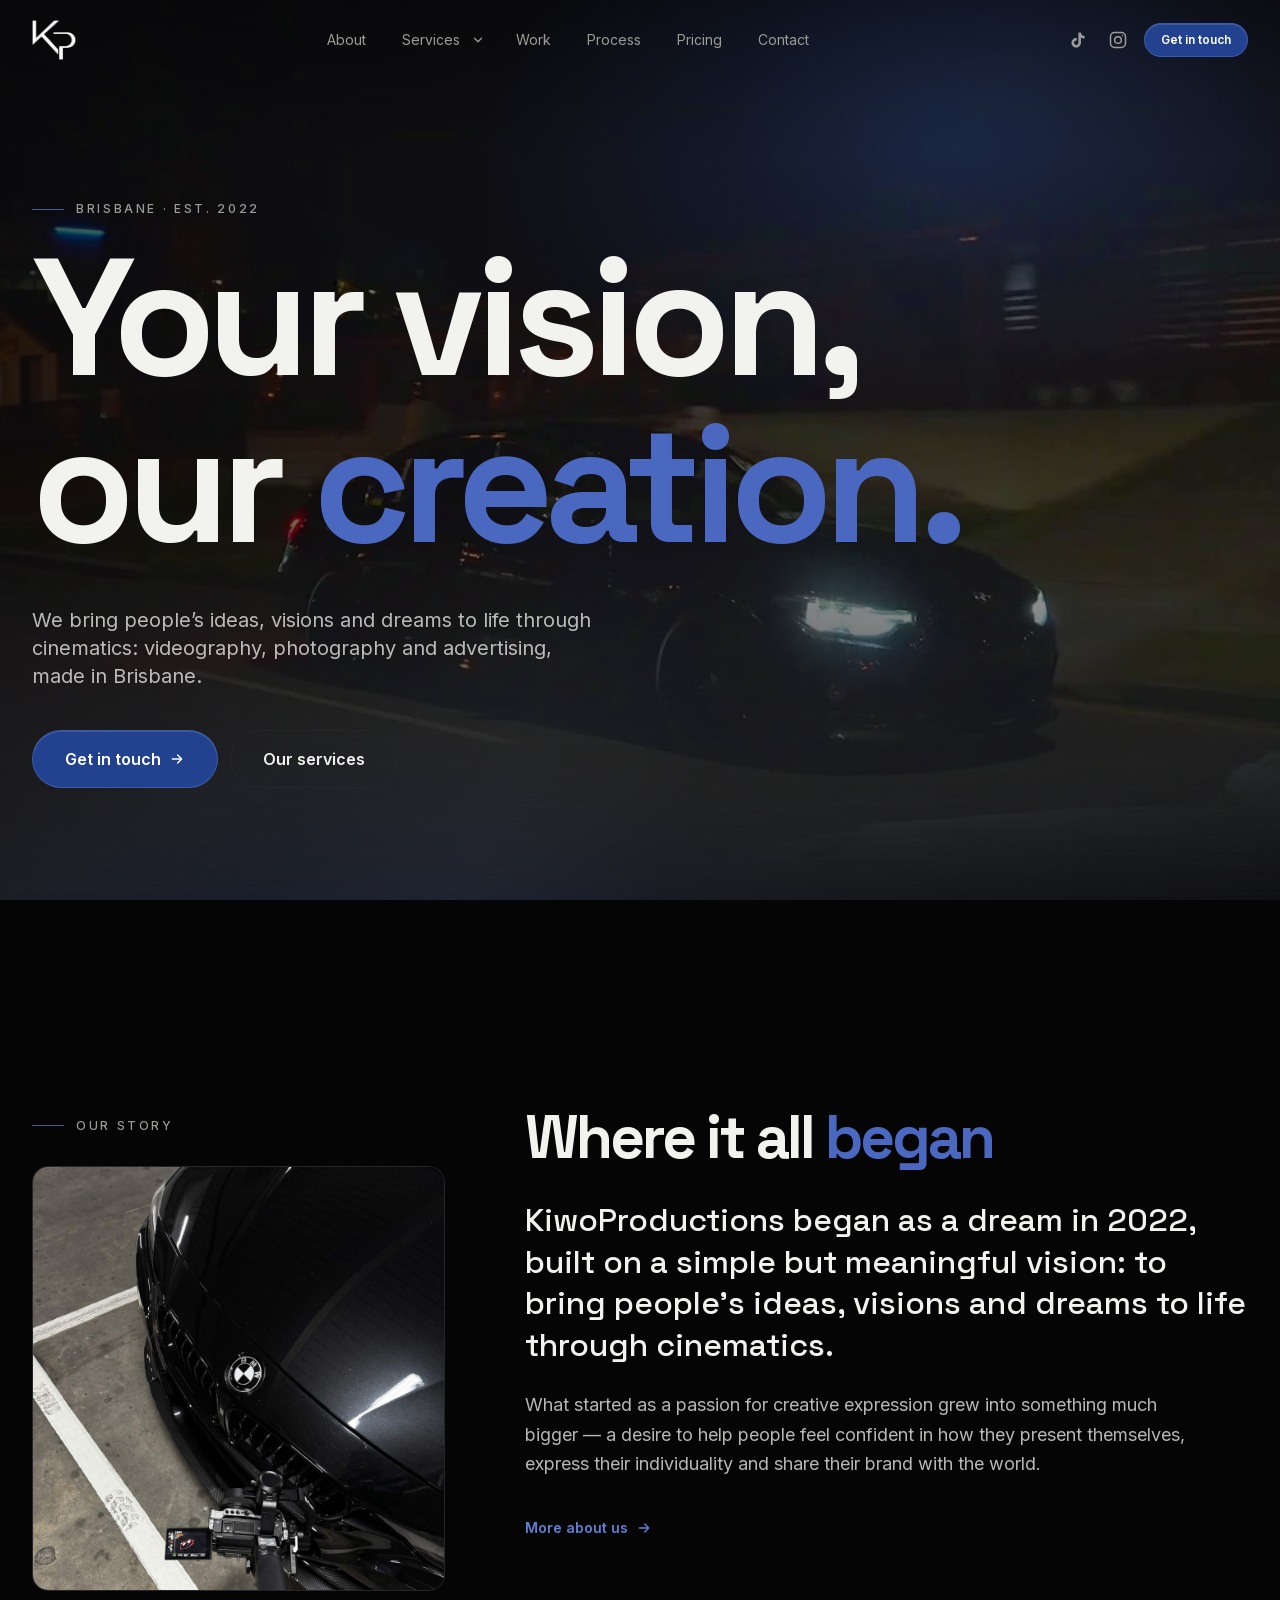
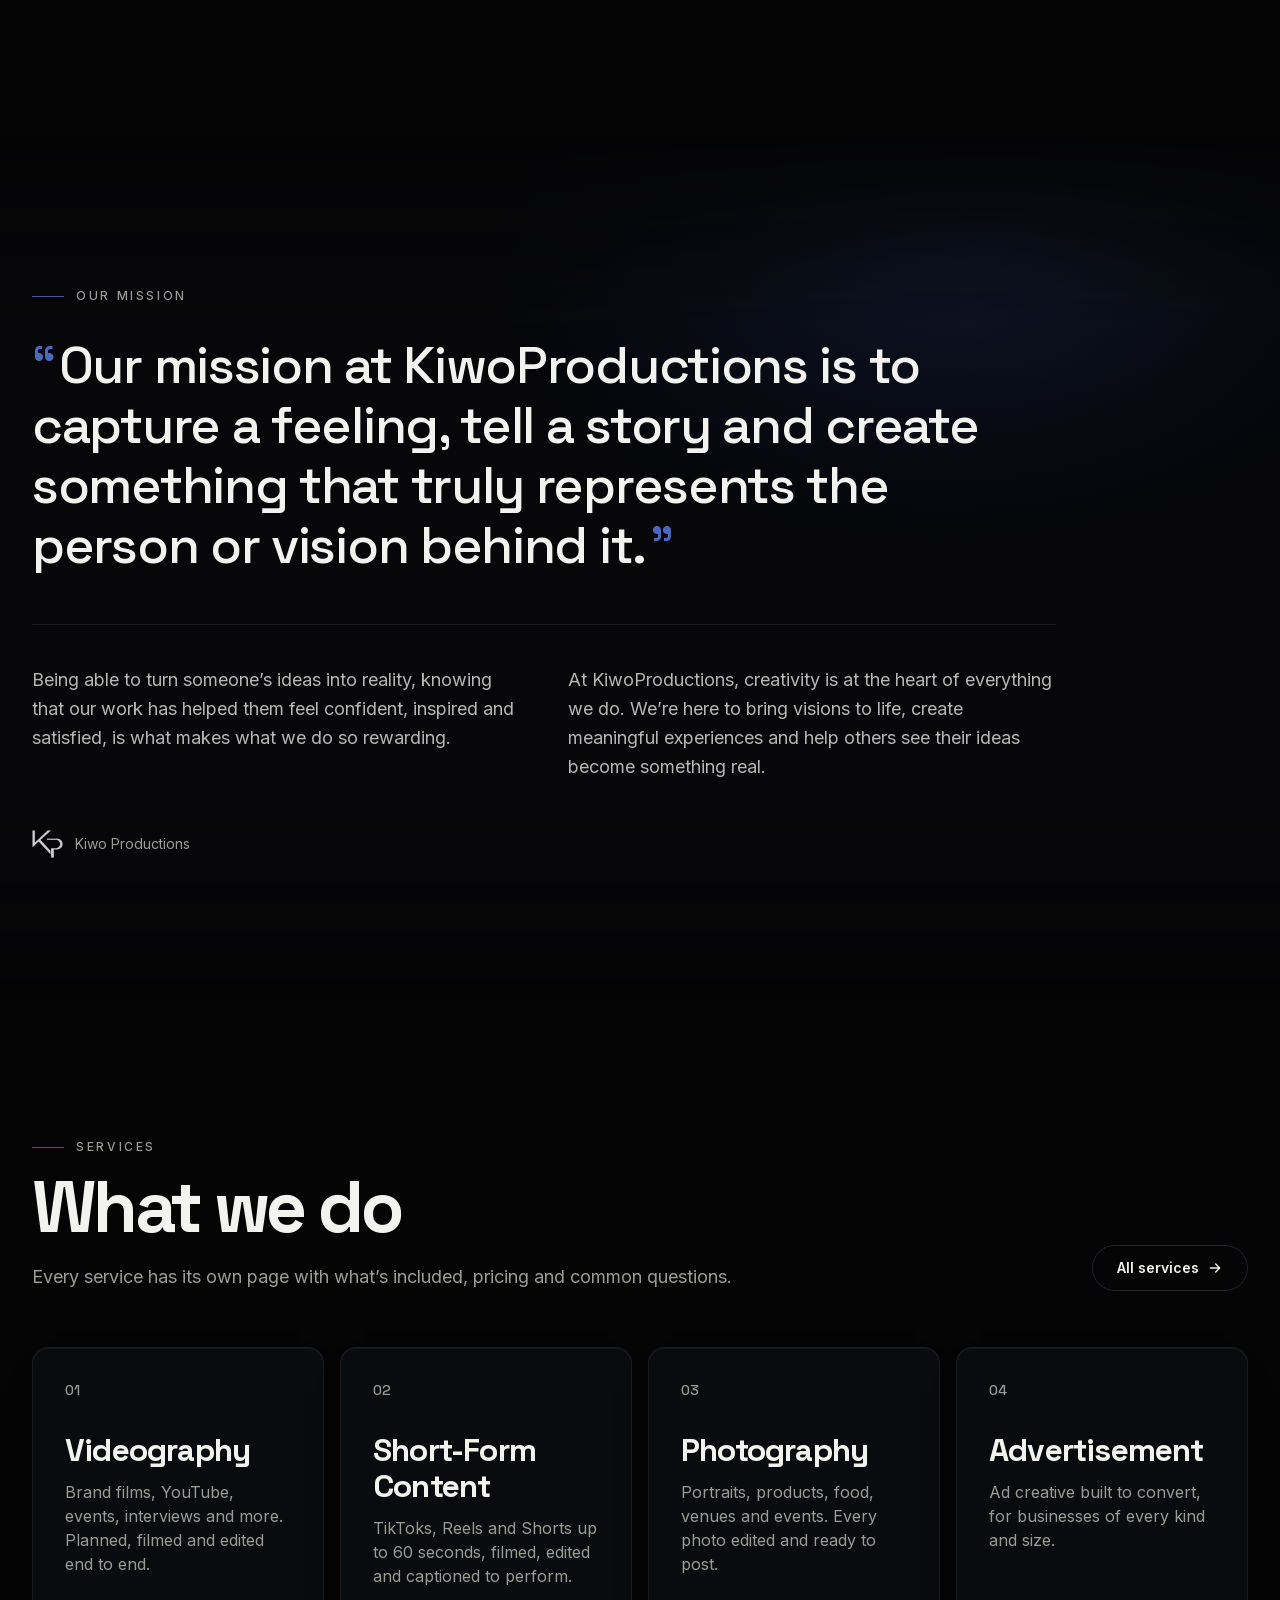
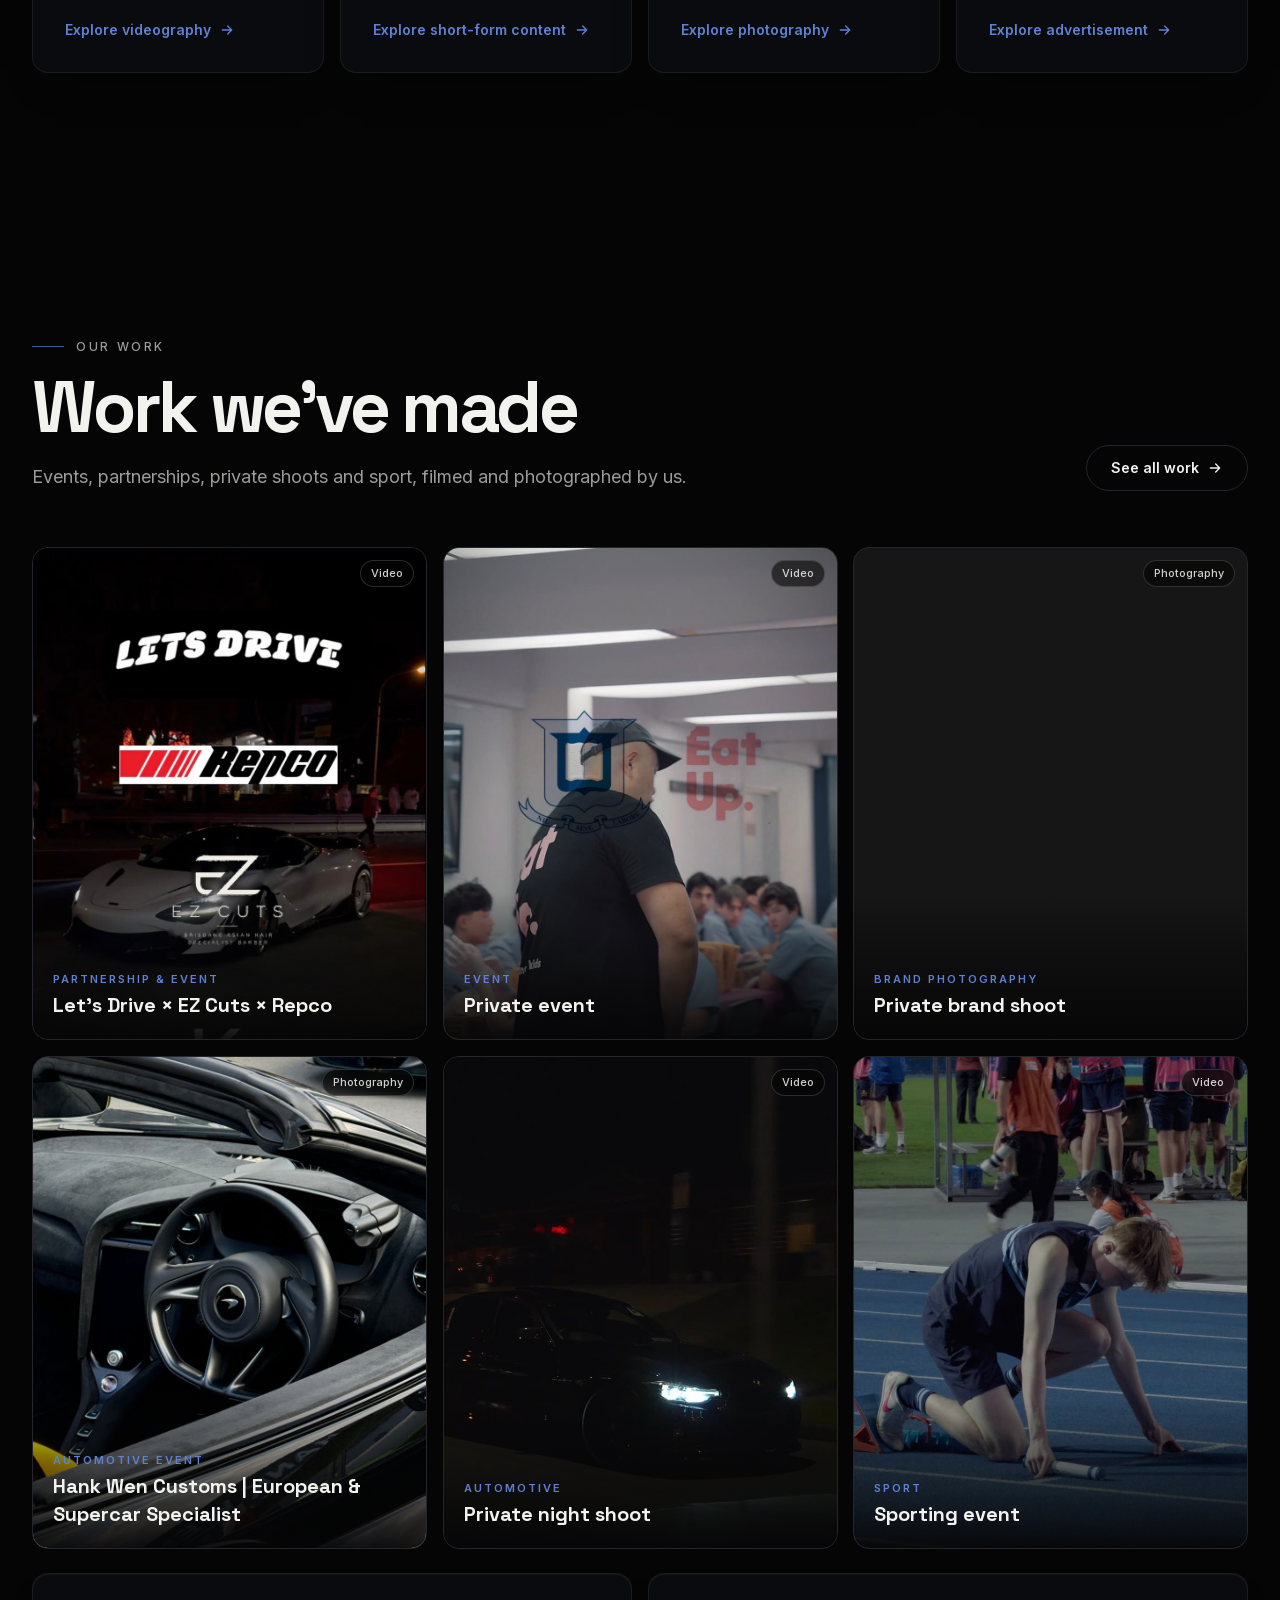
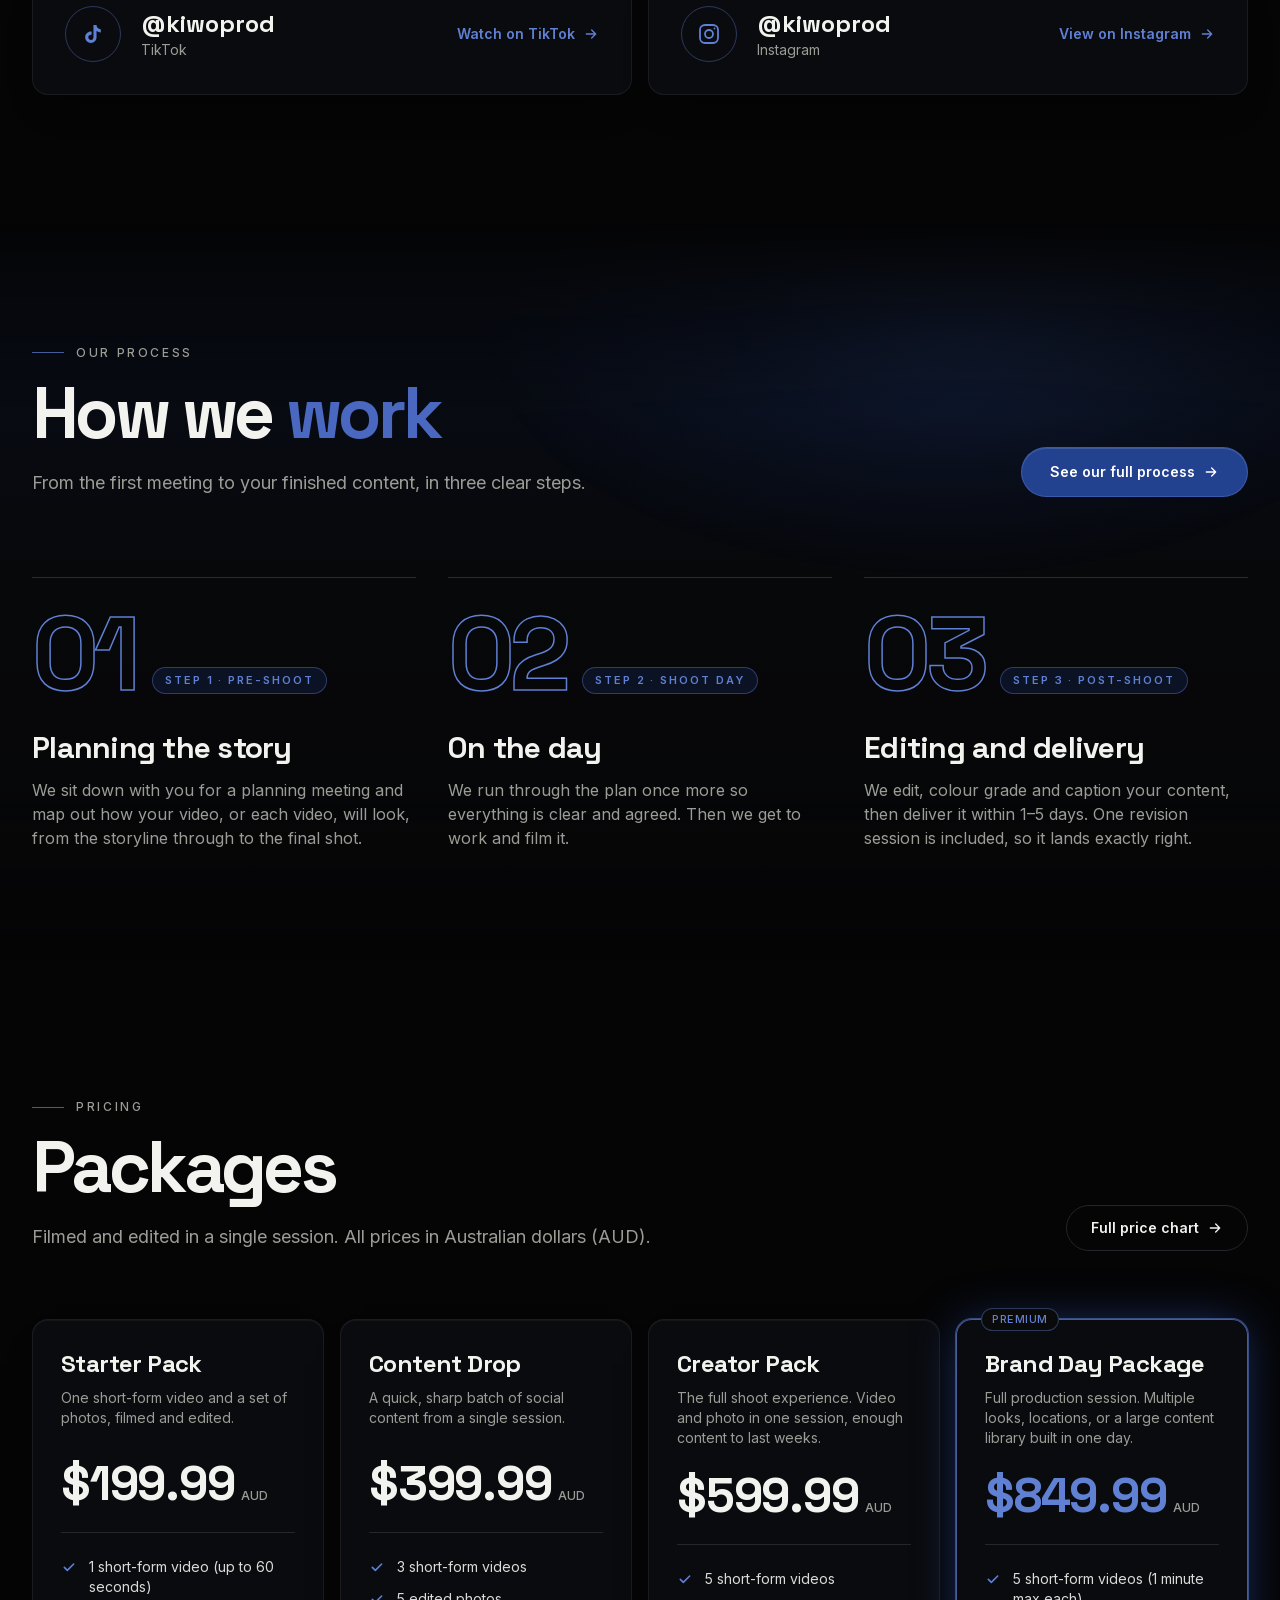
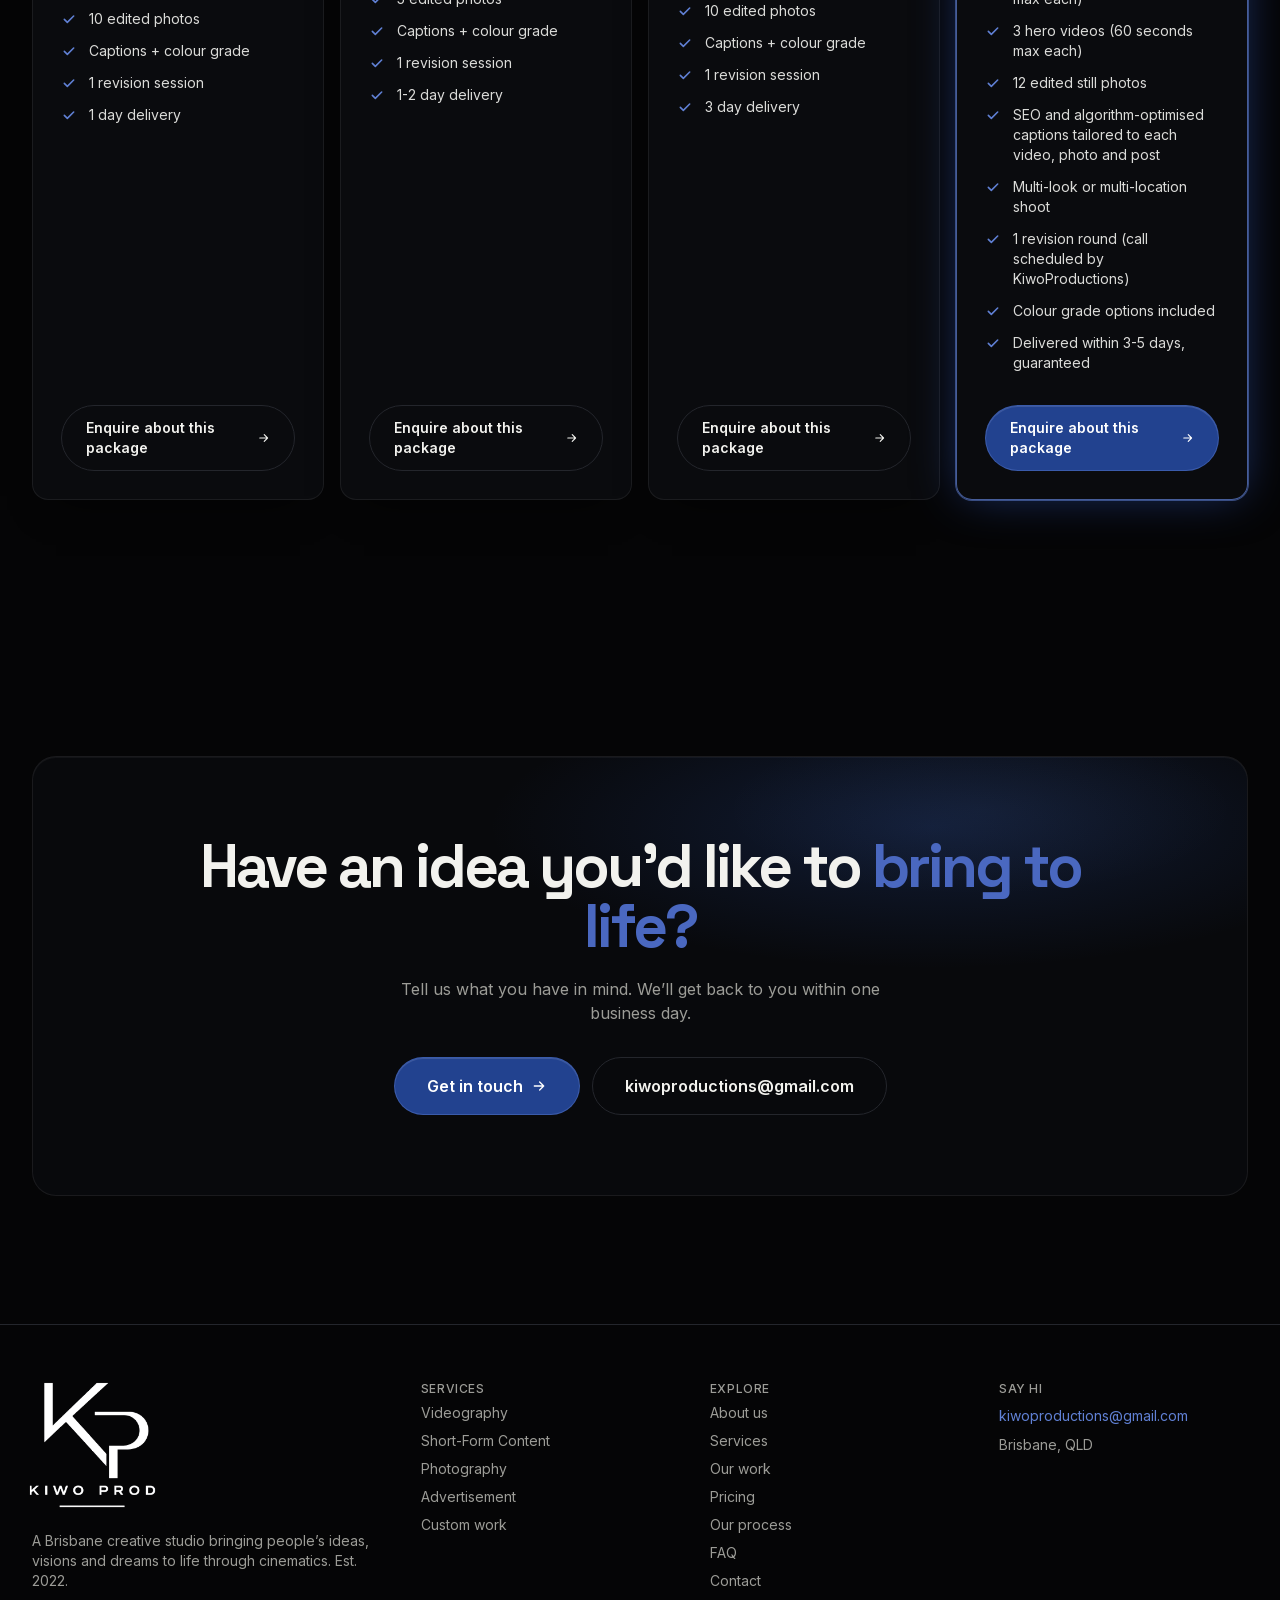
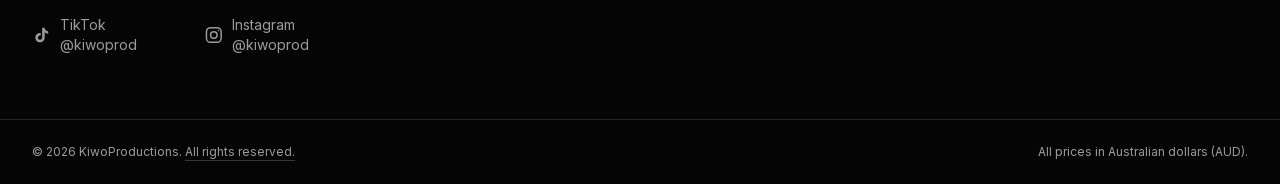
<file: index.html>
<!DOCTYPE html><html lang="en-AU" class="__variable_94deb5 __variable_d8ebd1"><head><meta charSet="utf-8"/><meta name="viewport" content="width=device-width, initial-scale=1"/><link rel="stylesheet" href="site.css"/><meta name="theme-color" content="#050506"/><meta name="color-scheme" content="dark"/><title>Kiwo Productions | Videography &amp; Photography in Brisbane</title><meta name="description" content="A Brisbane creative studio, est. 2022, bringing people’s ideas, visions and dreams to life through videography, photography and advertising."/><meta property="og:title" content="Kiwo Productions | Your vision, our creation"/><meta property="og:description" content="Brisbane videography, photography and advertising. Est. 2022."/><meta property="og:site_name" content="Kiwo Productions"/><meta property="og:locale" content="en_AU"/><meta property="og:image:type" content="image/png"/><meta property="og:image:width" content="1200"/><meta property="og:image:height" content="630"/><meta property="og:image" content="https://www.kiwoproductions.com.au/og-image.png"/><meta property="og:type" content="website"/><meta name="twitter:card" content="summary_large_image"/><meta name="twitter:title" content="Kiwo Productions | Your vision, our creation"/><meta name="twitter:description" content="Brisbane videography, photography and advertising. Est. 2022."/><meta name="twitter:image:type" content="image/png"/><meta name="twitter:image:width" content="1200"/><meta name="twitter:image:height" content="630"/><meta name="twitter:image" content="https://www.kiwoproductions.com.au/og-image.png"/><link rel="icon" href="icon.png" type="image/png" sizes="512x512"/><link rel="apple-touch-icon" href="apple-icon.png" type="image/png" sizes="180x180"/><script>document.documentElement.classList.add('js');setTimeout(function(){if(!window.kiwoReady)document.documentElement.classList.remove('js')},2500)</script><script src="site.js" defer></script></head><body><a href="#main" class="sr-only focus:not-sr-only focus:fixed focus:left-4 focus:top-4 focus:z-[100] focus:rounded-full focus:bg-accent-fill focus:text-white focus:px-4 focus:py-2 focus:text-ink">Skip to content</a><header class="fixed inset-x-0 top-0 z-50 transition-colors duration-300 border-b border-transparent"><div class="container-x flex h-16 items-center justify-between gap-4 md:h-20"><a class="group inline-flex shrink-0 items-center " aria-label="KiwoProductions home" href="index.html"><img alt="KIWO PROD" width="374" height="343" decoding="async" class="w-auto transition-transform duration-300 ease-out group-hover:scale-105 h-9 md:h-10" src="kiwo-mark.png"></a><nav class="hidden items-center gap-1 md:flex" aria-label="Main"><a class="relative rounded-full px-2.5 py-2 text-sm transition-colors lg:px-4 hover:text-fg text-muted" href="about.html">About</a><div class="relative"><div class="flex items-center"><a class="relative rounded-full py-2 pl-2.5 pr-1 text-sm transition-colors lg:pl-4 hover:text-fg text-muted" href="services.html">Services</a><button type="button" aria-expanded="false" aria-controls="services-menu" aria-label="Show services" class="mr-1 flex h-7 w-7 items-center justify-center rounded-full transition hover:text-fg text-muted"><svg viewBox="0 0 24 24" class="h-3.5 w-3.5 transition-transform " fill="none" stroke="currentColor" stroke-width="2.2" aria-hidden="true"><path d="m6 9 6 6 6-6" stroke-linecap="round" stroke-linejoin="round"></path></svg></button></div><div id="services-menu" hidden class="absolute left-1/2 top-full z-50 w-[22rem] -translate-x-1/2 pt-3"><div class="overflow-hidden rounded-2xl border border-white/[0.08] bg-obsidian/95 p-2 shadow-[0_24px_60px_-20px_rgba(0,0,0,0.9)] backdrop-blur-xl"><ul><li><a href="videography.html" class="block rounded-xl px-4 py-3 transition hover:bg-white/[0.04]"><span class="block font-display text-[15px] font-bold text-fg">Videography</span><span class="mt-0.5 block text-xs leading-snug text-muted">Brand films, YouTube, events, interviews and more. Planned, filmed and edited end to end.</span></a></li><li><a href="short-form-content.html" class="block rounded-xl px-4 py-3 transition hover:bg-white/[0.04]"><span class="block font-display text-[15px] font-bold text-fg">Short-Form Content</span><span class="mt-0.5 block text-xs leading-snug text-muted">TikToks, Reels and Shorts up to 60 seconds, filmed, edited and captioned to perform.</span></a></li><li><a href="photography.html" class="block rounded-xl px-4 py-3 transition hover:bg-white/[0.04]"><span class="block font-display text-[15px] font-bold text-fg">Photography</span><span class="mt-0.5 block text-xs leading-snug text-muted">Portraits, products, food, venues and events. Every photo edited and ready to post.</span></a></li><li><a href="advertisement.html" class="block rounded-xl px-4 py-3 transition hover:bg-white/[0.04]"><span class="block font-display text-[15px] font-bold text-fg">Advertisement</span><span class="mt-0.5 block text-xs leading-snug text-muted">Ad creative built to convert, for businesses of every kind and size.</span></a></li></ul><a href="services.html" class="mt-1 flex items-center justify-between rounded-xl border-t border-white/[0.06] px-4 py-3 text-sm font-semibold text-accent hover:bg-white/[0.04]">All services <span aria-hidden="true">→</span></a></div></div></div><a class="relative rounded-full px-2.5 py-2 text-sm transition-colors lg:px-4 hover:text-fg text-muted" href="work.html">Work</a><a class="relative rounded-full px-2.5 py-2 text-sm transition-colors lg:px-4 hover:text-fg text-muted" href="process.html">Process</a><a class="relative rounded-full px-2.5 py-2 text-sm transition-colors lg:px-4 hover:text-fg text-muted" href="pricing.html">Pricing</a><a class="relative rounded-full px-2.5 py-2 text-sm transition-colors lg:px-4 hover:text-fg text-muted" href="contact.html">Contact</a></nav><div class="flex items-center gap-2"><div class="flex items-center gap-1 hidden sm:flex md:hidden lg:flex"><a href="https://www.tiktok.com/@kiwoprod" target="_blank" rel="noopener noreferrer" class="inline-flex items-center gap-2 rounded-full p-2 text-muted transition hover:-translate-y-0.5 hover:text-accent" aria-label="KiwoProductions on TikTok"><svg viewBox="0 0 24 24" fill="currentColor" class="h-5 w-5" aria-hidden="true"><path d="M16.6 5.82A4.28 4.28 0 0 1 15.54 3h-3.09v12.4a2.59 2.59 0 0 1-2.59 2.5c-1.42 0-2.6-1.16-2.6-2.6 0-1.72 1.66-3.01 3.37-2.48V9.66c-3.45-.46-6.47 2.22-6.47 5.64 0 3.33 2.76 5.7 5.69 5.7 3.14 0 5.69-2.55 5.69-5.7V9.01a7.35 7.35 0 0 0 4.3 1.38V7.3s-1.88.09-3.24-1.48Z"></path></svg></a><a href="https://www.instagram.com/kiwoprod" target="_blank" rel="noopener noreferrer" class="inline-flex items-center gap-2 rounded-full p-2 text-muted transition hover:-translate-y-0.5 hover:text-accent" aria-label="KiwoProductions on Instagram"><svg viewBox="0 0 24 24" fill="none" stroke="currentColor" stroke-width="1.8" class="h-5 w-5" aria-hidden="true"><rect x="3" y="3" width="18" height="18" rx="5"></rect><circle cx="12" cy="12" r="4"></circle><circle cx="17.5" cy="6.5" r="0.9" fill="currentColor" stroke="none"></circle></svg></a></div><a class="btn-primary btn-sm hidden md:inline-flex" href="contact.html">Get in touch</a><button type="button" class="relative z-50 flex h-10 w-10 items-center justify-center rounded-full border border-line md:hidden" aria-expanded="false" aria-controls="mobile-menu" aria-label="Open menu"><span class="absolute h-0.5 w-4 bg-fg transition -translate-y-1"></span><span class="absolute h-0.5 w-4 bg-fg transition translate-y-1"></span></button></div></div></header><div id="mobile-menu" hidden class="fixed inset-x-0 bottom-0 top-16 z-40 flex flex-col overflow-y-auto bg-obsidian px-5 pb-10 pt-6 md:hidden"><nav class="flex flex-col" aria-label="Mobile"><div data-menu-item><a href="index.html" class="block border-b border-line py-4 font-display text-4xl font-bold tracking-tight text-accent">Home</a></div><div data-menu-item><a href="about.html" class="block border-b border-line py-4 font-display text-4xl font-bold tracking-tight">About</a></div><div data-menu-item><button type="button" aria-expanded="false" aria-controls="mobile-services" class="flex w-full items-center justify-between border-b border-line py-4 text-left font-display text-4xl font-bold tracking-tight">Services<svg viewBox="0 0 24 24" class="h-7 w-7 shrink-0 transition-transform duration-300 text-muted" fill="none" stroke="currentColor" stroke-width="2.2" aria-hidden="true"><path d="m6 9 6 6 6-6" stroke-linecap="round" stroke-linejoin="round"></path></svg></button><div id="mobile-services" hidden class="overflow-hidden"><ul class="border-b border-line py-2 pl-4"><li><a href="videography.html" class="flex items-center gap-3 py-2.5 font-display text-xl font-bold text-fg/80"><span class="h-1.5 w-1.5 rounded-full bg-accent" aria-hidden="true"></span>Videography</a></li><li><a href="short-form-content.html" class="flex items-center gap-3 py-2.5 font-display text-xl font-bold text-fg/80"><span class="h-1.5 w-1.5 rounded-full bg-accent" aria-hidden="true"></span>Short-Form Content</a></li><li><a href="photography.html" class="flex items-center gap-3 py-2.5 font-display text-xl font-bold text-fg/80"><span class="h-1.5 w-1.5 rounded-full bg-accent" aria-hidden="true"></span>Photography</a></li><li><a href="advertisement.html" class="flex items-center gap-3 py-2.5 font-display text-xl font-bold text-fg/80"><span class="h-1.5 w-1.5 rounded-full bg-accent" aria-hidden="true"></span>Advertisement</a></li><li><a href="services.html" class="flex items-center gap-3 py-2.5 text-sm font-semibold text-muted">All services <span aria-hidden="true">→</span></a></li></ul></div></div><div data-menu-item><a href="work.html" class="block border-b border-line py-4 font-display text-4xl font-bold tracking-tight">Work</a></div><div data-menu-item><a href="process.html" class="block border-b border-line py-4 font-display text-4xl font-bold tracking-tight">Process</a></div><div data-menu-item><a href="pricing.html" class="block border-b border-line py-4 font-display text-4xl font-bold tracking-tight">Pricing</a></div><div data-menu-item><a href="contact.html" class="block border-b border-line py-4 font-display text-4xl font-bold tracking-tight">Contact</a></div><div data-menu-item><a href="faq.html" class="block border-b border-line py-4 font-display text-4xl font-bold tracking-tight">FAQ</a></div></nav><div class="mt-8 flex flex-col gap-3"><a href="contact.html" class="btn-primary w-full py-4 text-base">Get in touch</a><a href="pricing.html" class="btn-ghost w-full py-4 text-base">See pricing</a><div class="flex items-center gap-1 justify-center pt-2">
<a href="https://www.tiktok.com/@kiwoprod" target="_blank" rel="noopener noreferrer" class="inline-flex items-center gap-2 rounded-full p-2 text-muted transition hover:-translate-y-0.5 hover:text-accent" aria-label="KiwoProductions on TikTok"><svg viewBox="0 0 24 24" fill="currentColor" class="h-5 w-5" aria-hidden="true"><path d="M16.6 5.82A4.28 4.28 0 0 1 15.54 3h-3.09v12.4a2.59 2.59 0 0 1-2.59 2.5c-1.42 0-2.6-1.16-2.6-2.6 0-1.72 1.66-3.01 3.37-2.48V9.66c-3.45-.46-6.47 2.22-6.47 5.64 0 3.33 2.76 5.7 5.69 5.7 3.14 0 5.69-2.55 5.69-5.7V9.01a7.35 7.35 0 0 0 4.3 1.38V7.3s-1.88.09-3.24-1.48Z"></path></svg><span class="text-sm">TikTok @kiwoprod</span></a>
<a href="https://www.instagram.com/kiwoprod" target="_blank" rel="noopener noreferrer" class="inline-flex items-center gap-2 rounded-full p-2 text-muted transition hover:-translate-y-0.5 hover:text-accent" aria-label="KiwoProductions on Instagram"><svg viewBox="0 0 24 24" fill="none" stroke="currentColor" stroke-width="1.8" class="h-5 w-5" aria-hidden="true"><rect x="3" y="3" width="18" height="18" rx="5"></rect><circle cx="12" cy="12" r="4"></circle><circle cx="17.5" cy="6.5" r="0.9" fill="currentColor" stroke="none"></circle></svg><span class="text-sm">Instagram @kiwoprod</span></a>
</div></div></div><main id="main" class="min-h-[70vh] pt-16 md:pt-20"><div><section class="relative isolate -mt-16 overflow-hidden md:-mt-20"><div class="pointer-events-none absolute inset-0 -z-10 overflow-hidden [-webkit-mask-image:linear-gradient(to_bottom,#000_55%,transparent)] [mask-image:linear-gradient(to_bottom,#000_55%,transparent)]" aria-hidden="true"><video class="hero-video h-full w-full object-cover" autoPlay="" muted="" loop="" playsInline="" preload="auto" poster="hero-poster.jpg" tabindex="-1" disablePictureInPicture="" disableRemotePlayback=""><source src="hero-portrait.mp4" type="video/mp4" media="(max-aspect-ratio: 4/5)"/><source src="hero-landscape.mp4" type="video/mp4"/></video><div class="absolute inset-0 bg-obsidian/25"></div><div class="absolute inset-x-0 top-0 h-40 bg-gradient-to-b from-obsidian/60 to-transparent"></div><div class="absolute inset-0 bg-gradient-to-r from-obsidian/60 via-obsidian/15 to-transparent"></div></div><div class="hero-glow pointer-events-none absolute inset-0 -z-10" aria-hidden="true"></div><div class="container-x flex min-h-[100svh] flex-col justify-center pb-16 pt-32 md:pt-36"><div data-anim style="--y:16px"><p class="eyebrow">Brisbane · Est. 2022</p></div><div class="mt-6"><h1 class="h-display text-[clamp(3.25rem,13vw,11rem)]" aria-label="Your vision, our creation."><span class="block" aria-hidden="true"><span class="inline-block overflow-hidden pb-[0.08em] align-bottom"><span class="inline-block " data-anim="word" style="--y:110%">Your </span></span><span class="inline-block overflow-hidden pb-[0.08em] align-bottom"><span class="inline-block " data-anim="word" style="--y:110%">vision,</span></span></span><span class="block" aria-hidden="true"><span class="inline-block overflow-hidden pb-[0.08em] align-bottom"><span class="inline-block " data-anim="word" style="--y:110%">our </span></span><span class="inline-block overflow-hidden pb-[0.08em] align-bottom"><span class="inline-block text-accent-deep" data-anim="word" style="--y:110%">creation.</span></span></span></h1></div><div class="mt-8 max-w-xl" data-anim style="--y:16px"><p class="text-lg text-fg/75 md:text-xl">We bring people’s ideas, visions and dreams to life through cinematics: videography, photography and advertising, made in Brisbane.</p></div><div class="mt-10 flex flex-col gap-3 sm:flex-row" data-anim style="--y:16px"><a class="btn-primary px-8 py-4 text-base" href="contact.html">Get in touch <svg viewBox="0 0 24 24" fill="none" stroke="currentColor" stroke-width="2" class="h-4 w-4" aria-hidden="true"><path d="M5 12h14M13 6l6 6-6 6" stroke-linecap="round" stroke-linejoin="round"></path></svg></a><a class="btn-ghost px-8 py-4 text-base" href="services.html">Our services</a></div></div></section><section id="our-story" aria-labelledby="our-story-title" class="container-x scroll-mt-24 py-24 md:py-36"><div class="grid gap-10 md:grid-cols-[minmax(0,4fr)_minmax(0,7fr)] md:gap-20 md:pt-16"><div class="md:sticky md:top-28 md:self-start" data-anim style="--y:28px"><p class="eyebrow">Our story</p><figure class="mt-8 max-w-sm md:max-w-none"><img src="behind-the-scenes.jpg" width="1000" height="1030" alt="Behind the scenes: filming a black BMW up close with a camera on a gimbal" loading="lazy" decoding="async" class="h-auto w-full rounded-2xl border border-line"></figure></div><div><div data-anim style="--y:28px"><h2 id="our-story-title" class="h-display text-4xl md:text-6xl">Where it all <em class="text-accent-deep">began</em></h2></div><div data-anim style="--y:28px"><p class="mt-8 font-display text-2xl leading-snug text-fg md:text-[2rem] md:leading-[1.3]">KiwoProductions began as a dream in 2022, built on a simple but meaningful vision: to bring people’s ideas, visions and dreams to life through cinematics.</p></div><div data-anim style="--y:28px"><p class="mt-6 max-w-2xl text-lg leading-relaxed text-fg/75">What started as a passion for creative expression grew into something much bigger — a desire to help people feel confident in how they present themselves, express their individuality and share their brand with the world.</p></div><div data-anim style="--y:28px"><a class="group mt-10 inline-flex items-center gap-2 text-sm font-semibold text-accent" href="about.html">More about us <svg viewBox="0 0 24 24" fill="none" stroke="currentColor" stroke-width="2" class="h-4 w-4 transition-transform group-hover:translate-x-1" aria-hidden="true"><path d="M5 12h14M13 6l6 6-6 6" stroke-linecap="round" stroke-linejoin="round"></path></svg></a></div></div></div></section><section id="our-mission" aria-labelledby="our-mission-title" class="relative scroll-mt-24 overflow-hidden"><div aria-hidden="true" class="fade-y surface pointer-events-none absolute inset-0"><div class="hero-glow absolute inset-0 opacity-60"></div></div><div class="container-x relative py-24 md:py-36"><div data-anim style="--y:28px"><h2 id="our-mission-title" class="eyebrow font-sans">Our mission</h2></div><div data-anim style="--y:28px"><blockquote class="mt-8 max-w-5xl font-display text-3xl font-medium leading-[1.15] tracking-tight text-fg md:text-[3.25rem]"><span aria-hidden="true" class="mr-1 text-accent-deep">“</span>Our mission at KiwoProductions is to capture a feeling, tell a story and create something that truly represents the person or vision behind it.<span aria-hidden="true" class="ml-1 text-accent-deep">”</span></blockquote></div><div class="mt-12 grid max-w-5xl gap-8 border-t border-white/[0.08] pt-10 md:grid-cols-2 md:gap-12"><div data-anim style="--y:28px"><p class="text-lg leading-relaxed text-fg/75">Being able to turn someone’s ideas into reality, knowing that our work has helped them feel confident, inspired and satisfied, is what makes what we do so rewarding.</p></div><div data-anim style="--y:28px"><p class="text-lg leading-relaxed text-fg/75">At KiwoProductions, creativity is at the heart of everything we do. We’re here to bring visions to life, create meaningful experiences and help others see their ideas become something real.</p></div></div><div data-anim style="--y:28px"><p class="mt-12 flex items-center gap-3 text-sm text-muted"><img alt="" loading="lazy" width="374" height="343" decoding="async" class="h-7 w-auto opacity-80" src="kiwo-mark.png">Kiwo Productions</p></div></div></section><section class="container-x py-24 md:py-32"><div class="flex flex-col justify-between gap-6 md:flex-row md:items-end"><div class="mb-10 md:mb-14 max-w-3xl" data-anim style="--y:28px"><p class="eyebrow">Services</p><h2 class="h-display mt-4 text-5xl md:text-7xl">What we do</h2><p class="mt-5 text-lg text-muted">Every service has its own page with what’s included, pricing and common questions.</p></div><div class="mb-10 md:mb-14" data-anim style="--y:28px"><a class="btn-ghost" href="services.html">All services <svg viewBox="0 0 24 24" fill="none" stroke="currentColor" stroke-width="2" class="h-4 w-4" aria-hidden="true"><path d="M5 12h14M13 6l6 6-6 6" stroke-linecap="round" stroke-linejoin="round"></path></svg></a></div></div><div class="grid gap-4 sm:grid-cols-2 xl:grid-cols-4"><div class="h-full" data-anim style="--y:24px"><a class="card card-hover group flex h-full flex-col p-7 md:p-8" href="videography.html"><span class="font-display text-sm text-muted">01</span><h3 class="font-display font-bold tracking-tight mt-8 text-3xl md:text-[2rem]">Videography</h3><p class="mt-3 flex-1 text-muted">Brand films, YouTube, events, interviews and more. Planned, filmed and edited end to end.</p><span class="mt-8 inline-flex items-center gap-2 text-sm font-semibold text-accent">Explore videography <svg viewBox="0 0 24 24" fill="none" stroke="currentColor" stroke-width="2" class="h-4 w-4 transition-transform group-hover:translate-x-1" aria-hidden="true"><path d="M5 12h14M13 6l6 6-6 6" stroke-linecap="round" stroke-linejoin="round"></path></svg></span></a></div><div class="h-full" data-anim style="--y:24px"><a class="card card-hover group flex h-full flex-col p-7 md:p-8" href="short-form-content.html"><span class="font-display text-sm text-muted">02</span><h3 class="font-display font-bold tracking-tight mt-8 text-3xl md:text-[2rem]">Short-Form Content</h3><p class="mt-3 flex-1 text-muted">TikToks, Reels and Shorts up to 60 seconds, filmed, edited and captioned to perform.</p><span class="mt-8 inline-flex items-center gap-2 text-sm font-semibold text-accent">Explore short-form content <svg viewBox="0 0 24 24" fill="none" stroke="currentColor" stroke-width="2" class="h-4 w-4 transition-transform group-hover:translate-x-1" aria-hidden="true"><path d="M5 12h14M13 6l6 6-6 6" stroke-linecap="round" stroke-linejoin="round"></path></svg></span></a></div><div class="h-full" data-anim style="--y:24px"><a class="card card-hover group flex h-full flex-col p-7 md:p-8" href="photography.html"><span class="font-display text-sm text-muted">03</span><h3 class="font-display font-bold tracking-tight mt-8 text-3xl md:text-[2rem]">Photography</h3><p class="mt-3 flex-1 text-muted">Portraits, products, food, venues and events. Every photo edited and ready to post.</p><span class="mt-8 inline-flex items-center gap-2 text-sm font-semibold text-accent">Explore photography <svg viewBox="0 0 24 24" fill="none" stroke="currentColor" stroke-width="2" class="h-4 w-4 transition-transform group-hover:translate-x-1" aria-hidden="true"><path d="M5 12h14M13 6l6 6-6 6" stroke-linecap="round" stroke-linejoin="round"></path></svg></span></a></div><div class="h-full" data-anim style="--y:24px"><a class="card card-hover group flex h-full flex-col p-7 md:p-8" href="advertisement.html"><span class="font-display text-sm text-muted">04</span><h3 class="font-display font-bold tracking-tight mt-8 text-3xl md:text-[2rem]">Advertisement</h3><p class="mt-3 flex-1 text-muted">Ad creative built to convert, for businesses of every kind and size.</p><span class="mt-8 inline-flex items-center gap-2 text-sm font-semibold text-accent">Explore advertisement <svg viewBox="0 0 24 24" fill="none" stroke="currentColor" stroke-width="2" class="h-4 w-4 transition-transform group-hover:translate-x-1" aria-hidden="true"><path d="M5 12h14M13 6l6 6-6 6" stroke-linecap="round" stroke-linejoin="round"></path></svg></span></a></div></div></section><section id="our-work" class="container-x scroll-mt-24 py-24 md:py-32"><div class="flex flex-col justify-between gap-6 md:flex-row md:items-end"><div class="mb-10 md:mb-14 max-w-3xl" data-anim style="--y:28px"><p class="eyebrow">Our work</p><h2 class="h-display mt-4 text-5xl md:text-7xl">Work we’ve made</h2><p class="mt-5 text-lg text-muted">Events, partnerships, private shoots and sport, filmed and photographed by us.</p></div><div class="mb-10 md:mb-14" data-anim style="--y:28px"><a class="btn-ghost" href="work.html">See all work <svg viewBox="0 0 24 24" fill="none" stroke="currentColor" stroke-width="2" class="h-4 w-4" aria-hidden="true"><path d="M5 12h14M13 6l6 6-6 6" stroke-linecap="round" stroke-linejoin="round"></path></svg></a></div></div><div class="grid grid-cols-2 gap-3 md:grid-cols-3 md:gap-4"><div data-anim style="--y:24px"><a class="block rounded-2xl focus-visible:outline-none focus-visible:ring-2 focus-visible:ring-accent" href="work.html#letsdrive-ezcuts"><figure class="group relative aspect-[4/5] overflow-hidden [container-type:size] rounded-2xl border border-line bg-ink-700"><img src="letsdrive-ezcuts.jpg" width="892" height="1600" alt="Let’s Drive × EZ Cuts × Repco: partnership &amp; event by Kiwo Productions" loading="lazy" decoding="async" style="object-position:center 10%" class="w-full transition duration-700 ease-out group-hover:scale-[1.03] absolute inset-0 h-full object-cover"><figcaption class="absolute inset-x-0 bottom-0 bg-gradient-to-t from-obsidian/95 via-obsidian/50 to-transparent p-3 pt-10 md:p-5 md:pt-20"><p class="text-[9px] font-semibold uppercase tracking-[0.16em] text-accent md:text-[11px] md:tracking-[0.18em]">Partnership &amp; event</p><p class="mt-0.5 font-display text-sm font-bold leading-tight md:mt-1 md:text-xl">Let’s Drive × EZ Cuts × Repco</p></figcaption><span class="absolute right-2 top-2 hidden rounded-full sm:inline-block md:right-3 md:top-3 border border-white/15 bg-obsidian/60 px-2.5 py-1 text-[11px] font-medium text-fg/85 backdrop-blur">Video</span></figure></a></div><div data-anim style="--y:24px"><a class="block rounded-2xl focus-visible:outline-none focus-visible:ring-2 focus-visible:ring-accent" href="work.html#private-event"><figure class="group relative aspect-[4/5] overflow-hidden [container-type:size] rounded-2xl border border-line bg-ink-700"><img src="private-event.jpg" width="894" height="1600" alt="Private event: event by Kiwo Productions" loading="lazy" decoding="async" style="object-position:center 60%" class="w-full transition duration-700 ease-out group-hover:scale-[1.03] absolute inset-0 h-full object-cover"><figcaption class="absolute inset-x-0 bottom-0 bg-gradient-to-t from-obsidian/95 via-obsidian/50 to-transparent p-3 pt-10 md:p-5 md:pt-20"><p class="text-[9px] font-semibold uppercase tracking-[0.16em] text-accent md:text-[11px] md:tracking-[0.18em]">Event</p><p class="mt-0.5 font-display text-sm font-bold leading-tight md:mt-1 md:text-xl">Private event</p></figcaption><span class="absolute right-2 top-2 hidden rounded-full sm:inline-block md:right-3 md:top-3 border border-white/15 bg-obsidian/60 px-2.5 py-1 text-[11px] font-medium text-fg/85 backdrop-blur">Video</span></figure></a></div><div data-anim style="--y:24px"><a class="block rounded-2xl focus-visible:outline-none focus-visible:ring-2 focus-visible:ring-accent" href="work.html#gti-private-shoot"><figure class="group relative aspect-[4/5] overflow-hidden [container-type:size] rounded-2xl border border-line bg-ink-700"><img src="gti-private-shoot.jpg" width="1066" height="1600" alt="Private brand shoot: brand photography by Kiwo Productions" loading="lazy" decoding="async" style="object-position:center 58%" class="w-full transition duration-700 ease-out group-hover:scale-[1.03] absolute inset-0 h-full object-cover"><figcaption class="absolute inset-x-0 bottom-0 bg-gradient-to-t from-obsidian/95 via-obsidian/50 to-transparent p-3 pt-10 md:p-5 md:pt-20"><p class="text-[9px] font-semibold uppercase tracking-[0.16em] text-accent md:text-[11px] md:tracking-[0.18em]">Brand photography</p><p class="mt-0.5 font-display text-sm font-bold leading-tight md:mt-1 md:text-xl">Private brand shoot</p></figcaption><span class="absolute right-2 top-2 hidden rounded-full sm:inline-block md:right-3 md:top-3 border border-white/15 bg-obsidian/60 px-2.5 py-1 text-[11px] font-medium text-fg/85 backdrop-blur">Photography</span></figure></a></div><div data-anim style="--y:24px"><a class="block rounded-2xl focus-visible:outline-none focus-visible:ring-2 focus-visible:ring-accent" href="work.html#mclaren-750s-event"><figure class="group relative aspect-[4/5] overflow-hidden [container-type:size] rounded-2xl border border-line bg-ink-700"><img src="mclaren-750s-event.jpg" width="1200" height="1600" alt="Hank Wen Customs | European &amp; Supercar Specialist: automotive event by Kiwo Productions" loading="lazy" decoding="async" style="object-position:center 65%;max-width:none;width:calc(max(1.0526 * 100cqw, 1.1538 * 100cqh));height:calc((max(1.0526 * 100cqw, 1.1538 * 100cqh)) * 1.3333);left:clamp(calc(100cqw - max(1.0526 * 100cqw, 1.1538 * 100cqh)), calc(50cqw - 0.525 * max(1.0526 * 100cqw, 1.1538 * 100cqh)), 0px);top:clamp(calc(100cqh - (max(1.0526 * 100cqw, 1.1538 * 100cqh)) * 1.3333), calc(50cqh - 0.675 * (max(1.0526 * 100cqw, 1.1538 * 100cqh)) * 1.3333), 0px)" class="w-full transition duration-700 ease-out group-hover:scale-[1.03] absolute inset-0 h-full object-cover"><figcaption class="absolute inset-x-0 bottom-0 bg-gradient-to-t from-obsidian/95 via-obsidian/50 to-transparent p-3 pt-10 md:p-5 md:pt-20"><p class="text-[9px] font-semibold uppercase tracking-[0.16em] text-accent md:text-[11px] md:tracking-[0.18em]">Automotive event</p><p class="mt-0.5 font-display text-sm font-bold leading-tight md:mt-1 md:text-xl">Hank Wen Customs | European &amp; Supercar Specialist</p></figcaption><span class="absolute right-2 top-2 hidden rounded-full sm:inline-block md:right-3 md:top-3 border border-white/15 bg-obsidian/60 px-2.5 py-1 text-[11px] font-medium text-fg/85 backdrop-blur">Photography</span></figure></a></div><div data-anim style="--y:24px"><a class="block rounded-2xl focus-visible:outline-none focus-visible:ring-2 focus-visible:ring-accent" href="work.html#bmw-night-shoot"><figure class="group relative aspect-[4/5] overflow-hidden [container-type:size] rounded-2xl border border-line bg-ink-700"><img src="bmw-night-shoot.jpg" width="1600" height="878" alt="Private night shoot: automotive by Kiwo Productions" loading="lazy" decoding="async" style="object-position:64% 72%" class="w-full transition duration-700 ease-out group-hover:scale-[1.03] absolute inset-0 h-full object-cover"><figcaption class="absolute inset-x-0 bottom-0 bg-gradient-to-t from-obsidian/95 via-obsidian/50 to-transparent p-3 pt-10 md:p-5 md:pt-20"><p class="text-[9px] font-semibold uppercase tracking-[0.16em] text-accent md:text-[11px] md:tracking-[0.18em]">Automotive</p><p class="mt-0.5 font-display text-sm font-bold leading-tight md:mt-1 md:text-xl">Private night shoot</p></figcaption><span class="absolute right-2 top-2 hidden rounded-full sm:inline-block md:right-3 md:top-3 border border-white/15 bg-obsidian/60 px-2.5 py-1 text-[11px] font-medium text-fg/85 backdrop-blur">Video</span></figure></a></div><div data-anim style="--y:24px"><a class="block rounded-2xl focus-visible:outline-none focus-visible:ring-2 focus-visible:ring-accent" href="work.html#sporting-event"><figure class="group relative aspect-[4/5] overflow-hidden [container-type:size] rounded-2xl border border-line bg-ink-700"><img src="sporting-event.jpg" width="1600" height="898" alt="Sporting event: sport by Kiwo Productions" loading="lazy" decoding="async" style="object-position:42% 62%" class="w-full transition duration-700 ease-out group-hover:scale-[1.03] absolute inset-0 h-full object-cover"><figcaption class="absolute inset-x-0 bottom-0 bg-gradient-to-t from-obsidian/95 via-obsidian/50 to-transparent p-3 pt-10 md:p-5 md:pt-20"><p class="text-[9px] font-semibold uppercase tracking-[0.16em] text-accent md:text-[11px] md:tracking-[0.18em]">Sport</p><p class="mt-0.5 font-display text-sm font-bold leading-tight md:mt-1 md:text-xl">Sporting event</p></figcaption><span class="absolute right-2 top-2 hidden rounded-full sm:inline-block md:right-3 md:top-3 border border-white/15 bg-obsidian/60 px-2.5 py-1 text-[11px] font-medium text-fg/85 backdrop-blur">Video</span></figure></a></div></div><div class="mt-6"><div data-anim style="--y:28px"><div class="grid gap-4 md:grid-cols-2"><a href="https://www.tiktok.com/@kiwoprod" target="_blank" rel="noopener noreferrer" class="card card-hover group flex items-center justify-between gap-6 p-6 md:p-8"><span class="flex items-center gap-5"><span class="flex h-14 w-14 shrink-0 items-center justify-center rounded-full border border-accent/40 text-accent"><svg viewBox="0 0 24 24" fill="currentColor" class="h-6 w-6" aria-hidden="true"><path d="M16.6 5.82A4.28 4.28 0 0 1 15.54 3h-3.09v12.4a2.59 2.59 0 0 1-2.59 2.5c-1.42 0-2.6-1.16-2.6-2.6 0-1.72 1.66-3.01 3.37-2.48V9.66c-3.45-.46-6.47 2.22-6.47 5.64 0 3.33 2.76 5.7 5.69 5.7 3.14 0 5.69-2.55 5.69-5.7V9.01a7.35 7.35 0 0 0 4.3 1.38V7.3s-1.88.09-3.24-1.48Z"></path></svg></span><span><span class="block font-display text-2xl font-semibold">@kiwoprod</span><span class="block text-sm text-muted">TikTok</span></span></span><span class="hidden items-center gap-2 text-sm font-semibold text-accent sm:inline-flex">Watch on TikTok <svg viewBox="0 0 24 24" fill="none" stroke="currentColor" stroke-width="2" class="h-4 w-4 transition-transform group-hover:translate-x-1" aria-hidden="true"><path d="M5 12h14M13 6l6 6-6 6" stroke-linecap="round" stroke-linejoin="round"></path></svg></span></a><a href="https://www.instagram.com/kiwoprod" target="_blank" rel="noopener noreferrer" class="card card-hover group flex items-center justify-between gap-6 p-6 md:p-8"><span class="flex items-center gap-5"><span class="flex h-14 w-14 shrink-0 items-center justify-center rounded-full border border-accent/40 text-accent"><svg viewBox="0 0 24 24" fill="none" stroke="currentColor" stroke-width="1.8" class="h-6 w-6" aria-hidden="true"><rect x="3" y="3" width="18" height="18" rx="5"></rect><circle cx="12" cy="12" r="4"></circle><circle cx="17.5" cy="6.5" r="0.9" fill="currentColor" stroke="none"></circle></svg></span><span><span class="block font-display text-2xl font-semibold">@kiwoprod</span><span class="block text-sm text-muted">Instagram</span></span></span><span class="hidden items-center gap-2 text-sm font-semibold text-accent sm:inline-flex">View on Instagram <svg viewBox="0 0 24 24" fill="none" stroke="currentColor" stroke-width="2" class="h-4 w-4 transition-transform group-hover:translate-x-1" aria-hidden="true"><path d="M5 12h14M13 6l6 6-6 6" stroke-linecap="round" stroke-linejoin="round"></path></svg></span></a></div></div></div></section><section id="how-we-work" aria-labelledby="how-we-work-title" class="relative scroll-mt-20 overflow-hidden"><div aria-hidden="true" class="fade-y pointer-events-none absolute inset-0 bg-gradient-to-b from-navy/40 via-[#0B0C10]/40 to-[#0B0C10]/20"><div class="hero-glow absolute inset-0 opacity-70"></div></div><div class="container-x relative py-20 md:py-28"><div class="flex flex-col justify-between gap-6 md:flex-row md:items-end"><div class="max-w-3xl" data-anim style="--y:28px"><p class="eyebrow">Our process</p><h2 id="how-we-work-title" class="h-display mt-4 text-5xl md:text-7xl">How we <em class="text-accent-deep">work</em></h2><p class="mt-5 text-lg text-muted">From the first meeting to your finished content, in three clear steps.</p></div><div class="shrink-0" data-anim style="--y:28px"><a class="btn-primary px-7 py-3.5" href="process.html">See our full process <svg viewBox="0 0 24 24" fill="none" stroke="currentColor" stroke-width="2" class="h-4 w-4" aria-hidden="true"><path d="M5 12h14M13 6l6 6-6 6" stroke-linecap="round" stroke-linejoin="round"></path></svg></a></div></div><div class="mt-14 grid gap-10 md:mt-20 md:grid-cols-3 md:gap-8"><div data-anim style="--y:24px"><article class="relative border-t border-accent/30 pt-6"><div class="flex items-end gap-4"><span aria-hidden="true" class="block font-display font-bold leading-none tracking-tighter text-transparent [-webkit-text-stroke:1.5px_#6080D4] text-[6.5rem]">01</span><span class="mb-3 rounded-full border border-accent/40 bg-accent-dim px-3 py-1 text-[11px] font-semibold uppercase tracking-[0.18em] text-accent">Step 1 · Pre-shoot</span></div><h3 class="mt-6 font-display text-3xl font-bold tracking-tight">Planning the story</h3><p class="mt-3 text-muted">We sit down with you for a planning meeting and map out how your video, or each video, will look, from the storyline through to the final shot.</p></article></div><div data-anim style="--y:24px"><article class="relative border-t border-accent/30 pt-6"><div class="flex items-end gap-4"><span aria-hidden="true" class="block font-display font-bold leading-none tracking-tighter text-transparent [-webkit-text-stroke:1.5px_#6080D4] text-[6.5rem]">02</span><span class="mb-3 rounded-full border border-accent/40 bg-accent-dim px-3 py-1 text-[11px] font-semibold uppercase tracking-[0.18em] text-accent">Step 2 · Shoot day</span></div><h3 class="mt-6 font-display text-3xl font-bold tracking-tight">On the day</h3><p class="mt-3 text-muted">We run through the plan once more so everything is clear and agreed. Then we get to work and film it.</p></article></div><div data-anim style="--y:24px"><article class="relative border-t border-accent/30 pt-6"><div class="flex items-end gap-4"><span aria-hidden="true" class="block font-display font-bold leading-none tracking-tighter text-transparent [-webkit-text-stroke:1.5px_#6080D4] text-[6.5rem]">03</span><span class="mb-3 rounded-full border border-accent/40 bg-accent-dim px-3 py-1 text-[11px] font-semibold uppercase tracking-[0.18em] text-accent">Step 3 · Post-shoot</span></div><h3 class="mt-6 font-display text-3xl font-bold tracking-tight">Editing and delivery</h3><p class="mt-3 text-muted">We edit, colour grade and caption your content, then deliver it within 1–5 days. One revision session is included, so it lands exactly right.</p></article></div></div></div></section><section class="container-x py-24 md:py-32"><div class="flex flex-col justify-between gap-6 md:flex-row md:items-end"><div class="mb-10 md:mb-14 max-w-3xl" data-anim style="--y:28px"><p class="eyebrow">Pricing</p><h2 class="h-display mt-4 text-5xl md:text-7xl">Packages</h2><p class="mt-5 text-lg text-muted">Filmed and edited in a single session. All prices in Australian dollars (AUD).</p></div><div class="mb-10 md:mb-14" data-anim style="--y:28px"><a class="btn-ghost" href="pricing.html#price-chart">Full price chart <svg viewBox="0 0 24 24" fill="none" stroke="currentColor" stroke-width="2" class="h-4 w-4" aria-hidden="true"><path d="M5 12h14M13 6l6 6-6 6" stroke-linecap="round" stroke-linejoin="round"></path></svg></a></div></div><div class="grid gap-4 pt-3 sm:grid-cols-2 xl:grid-cols-4"><div class="h-full" data-anim style="--y:24px"><article class="card card-hover relative flex h-full flex-col p-6 md:p-7 "><h3 class="font-display text-2xl font-bold">Starter Pack</h3><p class="mt-2 min-h-[3rem] text-sm text-muted">One short-form video and a set of photos, filmed and edited.</p><p class="mt-6 flex items-baseline gap-1.5"><span class="font-display text-5xl font-bold tracking-tight ">$199.99</span><span class="text-xs font-medium text-muted">AUD</span></p><ul class="mt-6 flex-1 space-y-3 border-t border-line pt-6 text-sm"><li class="flex gap-3"><svg viewBox="0 0 24 24" fill="none" stroke="currentColor" stroke-width="2.4" class="mt-0.5 h-4 w-4 shrink-0 text-accent" aria-hidden="true"><path d="m5 12.5 4.5 4.5L19 7.5" stroke-linecap="round" stroke-linejoin="round"></path></svg><span class="text-fg/90">1 short-form video (up to 60 seconds)</span></li><li class="flex gap-3"><svg viewBox="0 0 24 24" fill="none" stroke="currentColor" stroke-width="2.4" class="mt-0.5 h-4 w-4 shrink-0 text-accent" aria-hidden="true"><path d="m5 12.5 4.5 4.5L19 7.5" stroke-linecap="round" stroke-linejoin="round"></path></svg><span class="text-fg/90">10 edited photos</span></li><li class="flex gap-3"><svg viewBox="0 0 24 24" fill="none" stroke="currentColor" stroke-width="2.4" class="mt-0.5 h-4 w-4 shrink-0 text-accent" aria-hidden="true"><path d="m5 12.5 4.5 4.5L19 7.5" stroke-linecap="round" stroke-linejoin="round"></path></svg><span class="text-fg/90">Captions + colour grade</span></li><li class="flex gap-3"><svg viewBox="0 0 24 24" fill="none" stroke="currentColor" stroke-width="2.4" class="mt-0.5 h-4 w-4 shrink-0 text-accent" aria-hidden="true"><path d="m5 12.5 4.5 4.5L19 7.5" stroke-linecap="round" stroke-linejoin="round"></path></svg><span class="text-fg/90">1 revision session</span></li><li class="flex gap-3"><svg viewBox="0 0 24 24" fill="none" stroke="currentColor" stroke-width="2.4" class="mt-0.5 h-4 w-4 shrink-0 text-accent" aria-hidden="true"><path d="m5 12.5 4.5 4.5L19 7.5" stroke-linecap="round" stroke-linejoin="round"></path></svg><span class="text-fg/90">1 day delivery</span></li></ul><a class="btn-ghost mt-8 w-full" href="contact.html?service=starter-pack#enquiry-form">Enquire about this package <svg viewBox="0 0 24 24" fill="none" stroke="currentColor" stroke-width="2" class="h-4 w-4" aria-hidden="true"><path d="M5 12h14M13 6l6 6-6 6" stroke-linecap="round" stroke-linejoin="round"></path></svg></a></article></div><div class="h-full" data-anim style="--y:24px"><article class="card card-hover relative flex h-full flex-col p-6 md:p-7 "><h3 class="font-display text-2xl font-bold">Content Drop</h3><p class="mt-2 min-h-[3rem] text-sm text-muted">A quick, sharp batch of social content from a single session.</p><p class="mt-6 flex items-baseline gap-1.5"><span class="font-display text-5xl font-bold tracking-tight ">$399.99</span><span class="text-xs font-medium text-muted">AUD</span></p><ul class="mt-6 flex-1 space-y-3 border-t border-line pt-6 text-sm"><li class="flex gap-3"><svg viewBox="0 0 24 24" fill="none" stroke="currentColor" stroke-width="2.4" class="mt-0.5 h-4 w-4 shrink-0 text-accent" aria-hidden="true"><path d="m5 12.5 4.5 4.5L19 7.5" stroke-linecap="round" stroke-linejoin="round"></path></svg><span class="text-fg/90">3 short-form videos</span></li><li class="flex gap-3"><svg viewBox="0 0 24 24" fill="none" stroke="currentColor" stroke-width="2.4" class="mt-0.5 h-4 w-4 shrink-0 text-accent" aria-hidden="true"><path d="m5 12.5 4.5 4.5L19 7.5" stroke-linecap="round" stroke-linejoin="round"></path></svg><span class="text-fg/90">5 edited photos</span></li><li class="flex gap-3"><svg viewBox="0 0 24 24" fill="none" stroke="currentColor" stroke-width="2.4" class="mt-0.5 h-4 w-4 shrink-0 text-accent" aria-hidden="true"><path d="m5 12.5 4.5 4.5L19 7.5" stroke-linecap="round" stroke-linejoin="round"></path></svg><span class="text-fg/90">Captions + colour grade</span></li><li class="flex gap-3"><svg viewBox="0 0 24 24" fill="none" stroke="currentColor" stroke-width="2.4" class="mt-0.5 h-4 w-4 shrink-0 text-accent" aria-hidden="true"><path d="m5 12.5 4.5 4.5L19 7.5" stroke-linecap="round" stroke-linejoin="round"></path></svg><span class="text-fg/90">1 revision session</span></li><li class="flex gap-3"><svg viewBox="0 0 24 24" fill="none" stroke="currentColor" stroke-width="2.4" class="mt-0.5 h-4 w-4 shrink-0 text-accent" aria-hidden="true"><path d="m5 12.5 4.5 4.5L19 7.5" stroke-linecap="round" stroke-linejoin="round"></path></svg><span class="text-fg/90">1-2 day delivery</span></li></ul><a class="btn-ghost mt-8 w-full" href="contact.html?service=content-drop#enquiry-form">Enquire about this package <svg viewBox="0 0 24 24" fill="none" stroke="currentColor" stroke-width="2" class="h-4 w-4" aria-hidden="true"><path d="M5 12h14M13 6l6 6-6 6" stroke-linecap="round" stroke-linejoin="round"></path></svg></a></article></div><div class="h-full" data-anim style="--y:24px"><article class="card card-hover relative flex h-full flex-col p-6 md:p-7 "><h3 class="font-display text-2xl font-bold">Creator Pack</h3><p class="mt-2 min-h-[3rem] text-sm text-muted">The full shoot experience. Video and photo in one session, enough content to last weeks.</p><p class="mt-6 flex items-baseline gap-1.5"><span class="font-display text-5xl font-bold tracking-tight ">$599.99</span><span class="text-xs font-medium text-muted">AUD</span></p><ul class="mt-6 flex-1 space-y-3 border-t border-line pt-6 text-sm"><li class="flex gap-3"><svg viewBox="0 0 24 24" fill="none" stroke="currentColor" stroke-width="2.4" class="mt-0.5 h-4 w-4 shrink-0 text-accent" aria-hidden="true"><path d="m5 12.5 4.5 4.5L19 7.5" stroke-linecap="round" stroke-linejoin="round"></path></svg><span class="text-fg/90">5 short-form videos</span></li><li class="flex gap-3"><svg viewBox="0 0 24 24" fill="none" stroke="currentColor" stroke-width="2.4" class="mt-0.5 h-4 w-4 shrink-0 text-accent" aria-hidden="true"><path d="m5 12.5 4.5 4.5L19 7.5" stroke-linecap="round" stroke-linejoin="round"></path></svg><span class="text-fg/90">10 edited photos</span></li><li class="flex gap-3"><svg viewBox="0 0 24 24" fill="none" stroke="currentColor" stroke-width="2.4" class="mt-0.5 h-4 w-4 shrink-0 text-accent" aria-hidden="true"><path d="m5 12.5 4.5 4.5L19 7.5" stroke-linecap="round" stroke-linejoin="round"></path></svg><span class="text-fg/90">Captions + colour grade</span></li><li class="flex gap-3"><svg viewBox="0 0 24 24" fill="none" stroke="currentColor" stroke-width="2.4" class="mt-0.5 h-4 w-4 shrink-0 text-accent" aria-hidden="true"><path d="m5 12.5 4.5 4.5L19 7.5" stroke-linecap="round" stroke-linejoin="round"></path></svg><span class="text-fg/90">1 revision session</span></li><li class="flex gap-3"><svg viewBox="0 0 24 24" fill="none" stroke="currentColor" stroke-width="2.4" class="mt-0.5 h-4 w-4 shrink-0 text-accent" aria-hidden="true"><path d="m5 12.5 4.5 4.5L19 7.5" stroke-linecap="round" stroke-linejoin="round"></path></svg><span class="text-fg/90">3 day delivery</span></li></ul><a class="btn-ghost mt-8 w-full" href="contact.html?service=creator-pack#enquiry-form">Enquire about this package <svg viewBox="0 0 24 24" fill="none" stroke="currentColor" stroke-width="2" class="h-4 w-4" aria-hidden="true"><path d="M5 12h14M13 6l6 6-6 6" stroke-linecap="round" stroke-linejoin="round"></path></svg></a></article></div><div class="h-full" data-anim style="--y:24px"><article class="card card-hover relative flex h-full flex-col p-6 md:p-7 border-accent/70 shadow-glow"><span class="badge-accent absolute -top-3 left-6 bg-ink">Premium</span><h3 class="font-display text-2xl font-bold">Brand Day Package</h3><p class="mt-2 min-h-[3rem] text-sm text-muted">Full production session. Multiple looks, locations, or a large content library built in one day.</p><p class="mt-6 flex items-baseline gap-1.5"><span class="font-display text-5xl font-bold tracking-tight text-accent">$849.99</span><span class="text-xs font-medium text-muted">AUD</span></p><ul class="mt-6 flex-1 space-y-3 border-t border-line pt-6 text-sm"><li class="flex gap-3"><svg viewBox="0 0 24 24" fill="none" stroke="currentColor" stroke-width="2.4" class="mt-0.5 h-4 w-4 shrink-0 text-accent" aria-hidden="true"><path d="m5 12.5 4.5 4.5L19 7.5" stroke-linecap="round" stroke-linejoin="round"></path></svg><span class="text-fg/90">5 short-form videos (1 minute max each)</span></li><li class="flex gap-3"><svg viewBox="0 0 24 24" fill="none" stroke="currentColor" stroke-width="2.4" class="mt-0.5 h-4 w-4 shrink-0 text-accent" aria-hidden="true"><path d="m5 12.5 4.5 4.5L19 7.5" stroke-linecap="round" stroke-linejoin="round"></path></svg><span class="text-fg/90">3 hero videos (60 seconds max each)</span></li><li class="flex gap-3"><svg viewBox="0 0 24 24" fill="none" stroke="currentColor" stroke-width="2.4" class="mt-0.5 h-4 w-4 shrink-0 text-accent" aria-hidden="true"><path d="m5 12.5 4.5 4.5L19 7.5" stroke-linecap="round" stroke-linejoin="round"></path></svg><span class="text-fg/90">12 edited still photos</span></li><li class="flex gap-3"><svg viewBox="0 0 24 24" fill="none" stroke="currentColor" stroke-width="2.4" class="mt-0.5 h-4 w-4 shrink-0 text-accent" aria-hidden="true"><path d="m5 12.5 4.5 4.5L19 7.5" stroke-linecap="round" stroke-linejoin="round"></path></svg><span class="text-fg/90">SEO and algorithm-optimised captions tailored to each video, photo and post</span></li><li class="flex gap-3"><svg viewBox="0 0 24 24" fill="none" stroke="currentColor" stroke-width="2.4" class="mt-0.5 h-4 w-4 shrink-0 text-accent" aria-hidden="true"><path d="m5 12.5 4.5 4.5L19 7.5" stroke-linecap="round" stroke-linejoin="round"></path></svg><span class="text-fg/90">Multi-look or multi-location shoot</span></li><li class="flex gap-3"><svg viewBox="0 0 24 24" fill="none" stroke="currentColor" stroke-width="2.4" class="mt-0.5 h-4 w-4 shrink-0 text-accent" aria-hidden="true"><path d="m5 12.5 4.5 4.5L19 7.5" stroke-linecap="round" stroke-linejoin="round"></path></svg><span class="text-fg/90">1 revision round (call scheduled by KiwoProductions)</span></li><li class="flex gap-3"><svg viewBox="0 0 24 24" fill="none" stroke="currentColor" stroke-width="2.4" class="mt-0.5 h-4 w-4 shrink-0 text-accent" aria-hidden="true"><path d="m5 12.5 4.5 4.5L19 7.5" stroke-linecap="round" stroke-linejoin="round"></path></svg><span class="text-fg/90">Colour grade options included</span></li><li class="flex gap-3"><svg viewBox="0 0 24 24" fill="none" stroke="currentColor" stroke-width="2.4" class="mt-0.5 h-4 w-4 shrink-0 text-accent" aria-hidden="true"><path d="m5 12.5 4.5 4.5L19 7.5" stroke-linecap="round" stroke-linejoin="round"></path></svg><span class="text-fg/90">Delivered within 3-5 days, guaranteed</span></li></ul><a class="btn-primary mt-8 w-full" href="contact.html?service=brand-day#enquiry-form">Enquire about this package <svg viewBox="0 0 24 24" fill="none" stroke="currentColor" stroke-width="2" class="h-4 w-4" aria-hidden="true"><path d="M5 12h14M13 6l6 6-6 6" stroke-linecap="round" stroke-linejoin="round"></path></svg></a></article></div></div></section><section class="container-x py-24 md:py-32"><div data-anim style="--y:28px"><div class="relative overflow-hidden rounded-3xl border border-white/[0.07] bg-[#0B0C10]/70 shadow-[inset_0_1px_0_rgba(255,255,255,0.045)] px-6 py-14 text-center md:px-16 md:py-20"><div class="hero-glow pointer-events-none absolute inset-0" aria-hidden="true"></div><h2 class="h-display relative mx-auto max-w-4xl text-4xl md:text-6xl">Have an idea you’d like to <em class="text-accent-deep">bring to life?</em></h2><p class="relative mx-auto mt-5 max-w-lg text-muted">Tell us what you have in mind. We’ll get back to you within one business day.</p><div class="relative mt-8 flex flex-col items-center justify-center gap-3 sm:flex-row"><a class="btn-primary px-8 py-4 text-base" href="contact.html">Get in touch <svg viewBox="0 0 24 24" fill="none" stroke="currentColor" stroke-width="2" class="h-4 w-4" aria-hidden="true"><path d="M5 12h14M13 6l6 6-6 6" stroke-linecap="round" stroke-linejoin="round"></path></svg></a><a href="mailto:kiwoproductions@gmail.com" class="btn-ghost px-8 py-4 text-base">kiwoproductions@gmail.com</a></div></div></div></section></div></main><footer class="border-t border-line"><div class="container-x grid gap-10 py-14 sm:grid-cols-2 lg:grid-cols-[1.4fr_1fr_1fr_1fr]"><div class="space-y-4"><a class="group inline-flex shrink-0 items-center -ml-1" aria-label="KiwoProductions home" href="index.html"><img alt="KIWO PROD" loading="lazy" width="449" height="444" decoding="async" class="w-auto transition-transform duration-300 ease-out group-hover:scale-105 h-28 md:h-32" src="kiwo-logo.png"></a><p class="max-w-sm text-sm text-muted">A Brisbane creative studio bringing people’s ideas, visions and dreams to life through cinematics. Est. 2022.</p><div class="flex items-center gap-1 -ml-2"><a href="https://www.tiktok.com/@kiwoprod" target="_blank" rel="noopener noreferrer" class="inline-flex items-center gap-2 rounded-full p-2 text-muted transition hover:-translate-y-0.5 hover:text-accent" aria-label="KiwoProductions on TikTok"><svg viewBox="0 0 24 24" fill="currentColor" class="h-5 w-5" aria-hidden="true"><path d="M16.6 5.82A4.28 4.28 0 0 1 15.54 3h-3.09v12.4a2.59 2.59 0 0 1-2.59 2.5c-1.42 0-2.6-1.16-2.6-2.6 0-1.72 1.66-3.01 3.37-2.48V9.66c-3.45-.46-6.47 2.22-6.47 5.64 0 3.33 2.76 5.7 5.69 5.7 3.14 0 5.69-2.55 5.69-5.7V9.01a7.35 7.35 0 0 0 4.3 1.38V7.3s-1.88.09-3.24-1.48Z"></path></svg><span class="text-sm">TikTok @kiwoprod</span></a><a href="https://www.instagram.com/kiwoprod" target="_blank" rel="noopener noreferrer" class="inline-flex items-center gap-2 rounded-full p-2 text-muted transition hover:-translate-y-0.5 hover:text-accent" aria-label="KiwoProductions on Instagram"><svg viewBox="0 0 24 24" fill="none" stroke="currentColor" stroke-width="1.8" class="h-5 w-5" aria-hidden="true"><rect x="3" y="3" width="18" height="18" rx="5"></rect><circle cx="12" cy="12" r="4"></circle><circle cx="17.5" cy="6.5" r="0.9" fill="currentColor" stroke="none"></circle></svg><span class="text-sm">Instagram @kiwoprod</span></a></div></div><div><p class="label">Services</p><ul class="space-y-2 text-sm"><li><a class="text-muted transition hover:text-accent" href="videography.html">Videography</a></li><li><a class="text-muted transition hover:text-accent" href="short-form-content.html">Short-Form Content</a></li><li><a class="text-muted transition hover:text-accent" href="photography.html">Photography</a></li><li><a class="text-muted transition hover:text-accent" href="advertisement.html">Advertisement</a></li><li><a class="text-muted transition hover:text-accent" href="contact.html?type=quote#enquiry-form">Custom work</a></li></ul></div><div><p class="label">Explore</p><ul class="space-y-2 text-sm"><li><a class="text-muted transition hover:text-accent" href="about.html">About us</a></li><li><a class="text-muted transition hover:text-accent" href="services.html">Services</a></li><li><a class="text-muted transition hover:text-accent" href="work.html">Our work</a></li><li><a class="text-muted transition hover:text-accent" href="pricing.html">Pricing</a></li><li><a class="text-muted transition hover:text-accent" href="process.html">Our process</a></li><li><a class="text-muted transition hover:text-accent" href="faq.html">FAQ</a></li><li><a class="text-muted transition hover:text-accent" href="contact.html">Contact</a></li></ul></div><div><p class="label">Say hi</p><a href="mailto:kiwoproductions@gmail.com" class="link break-all text-sm">kiwoproductions@gmail.com</a><p class="mt-2 text-sm text-muted">Brisbane, QLD</p></div></div><div class="container-x flex flex-col gap-2 border-t border-line py-6 text-xs text-muted sm:flex-row sm:justify-between"><p>© 2026 KiwoProductions. <a class="underline decoration-white/20 underline-offset-4 transition hover:text-accent hover:decoration-accent" href="legal.html">All rights reserved.</a></p><p>All prices in Australian dollars (AUD).</p></div></footer></body></html>
</file>
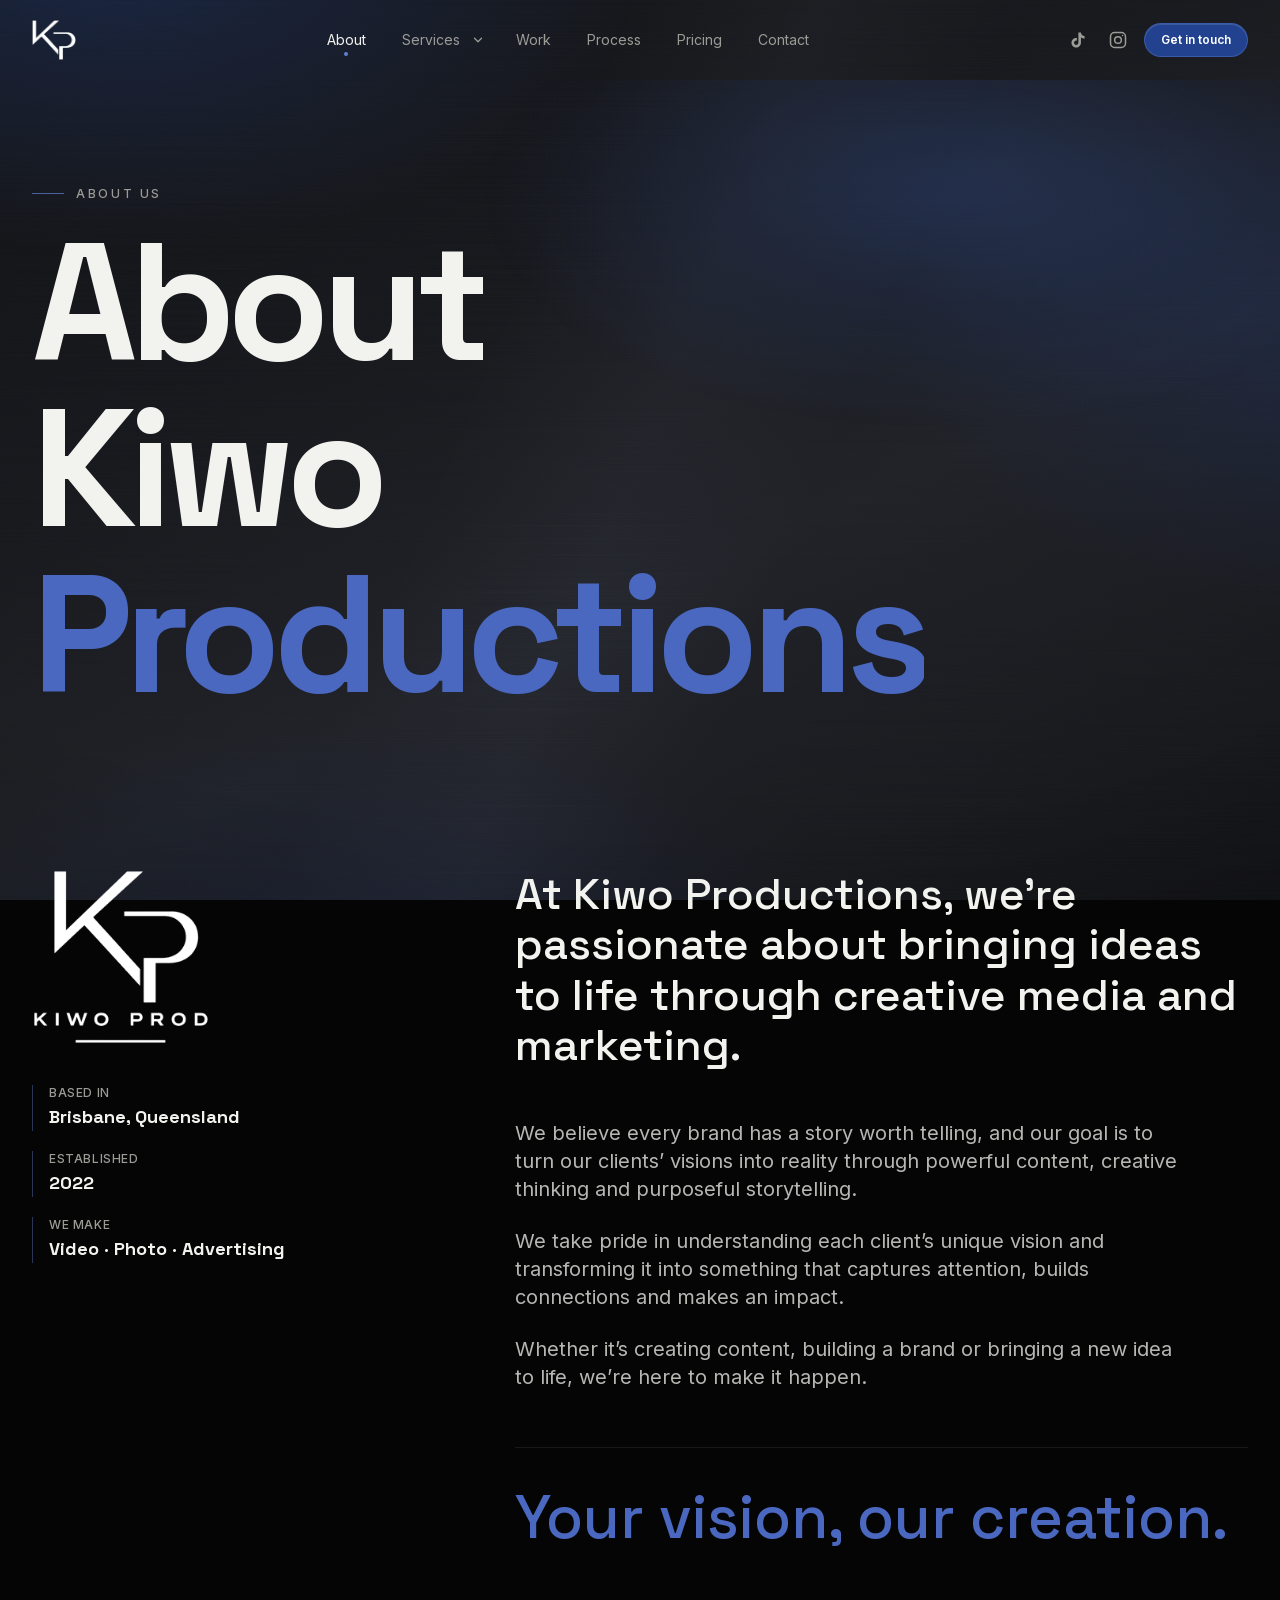
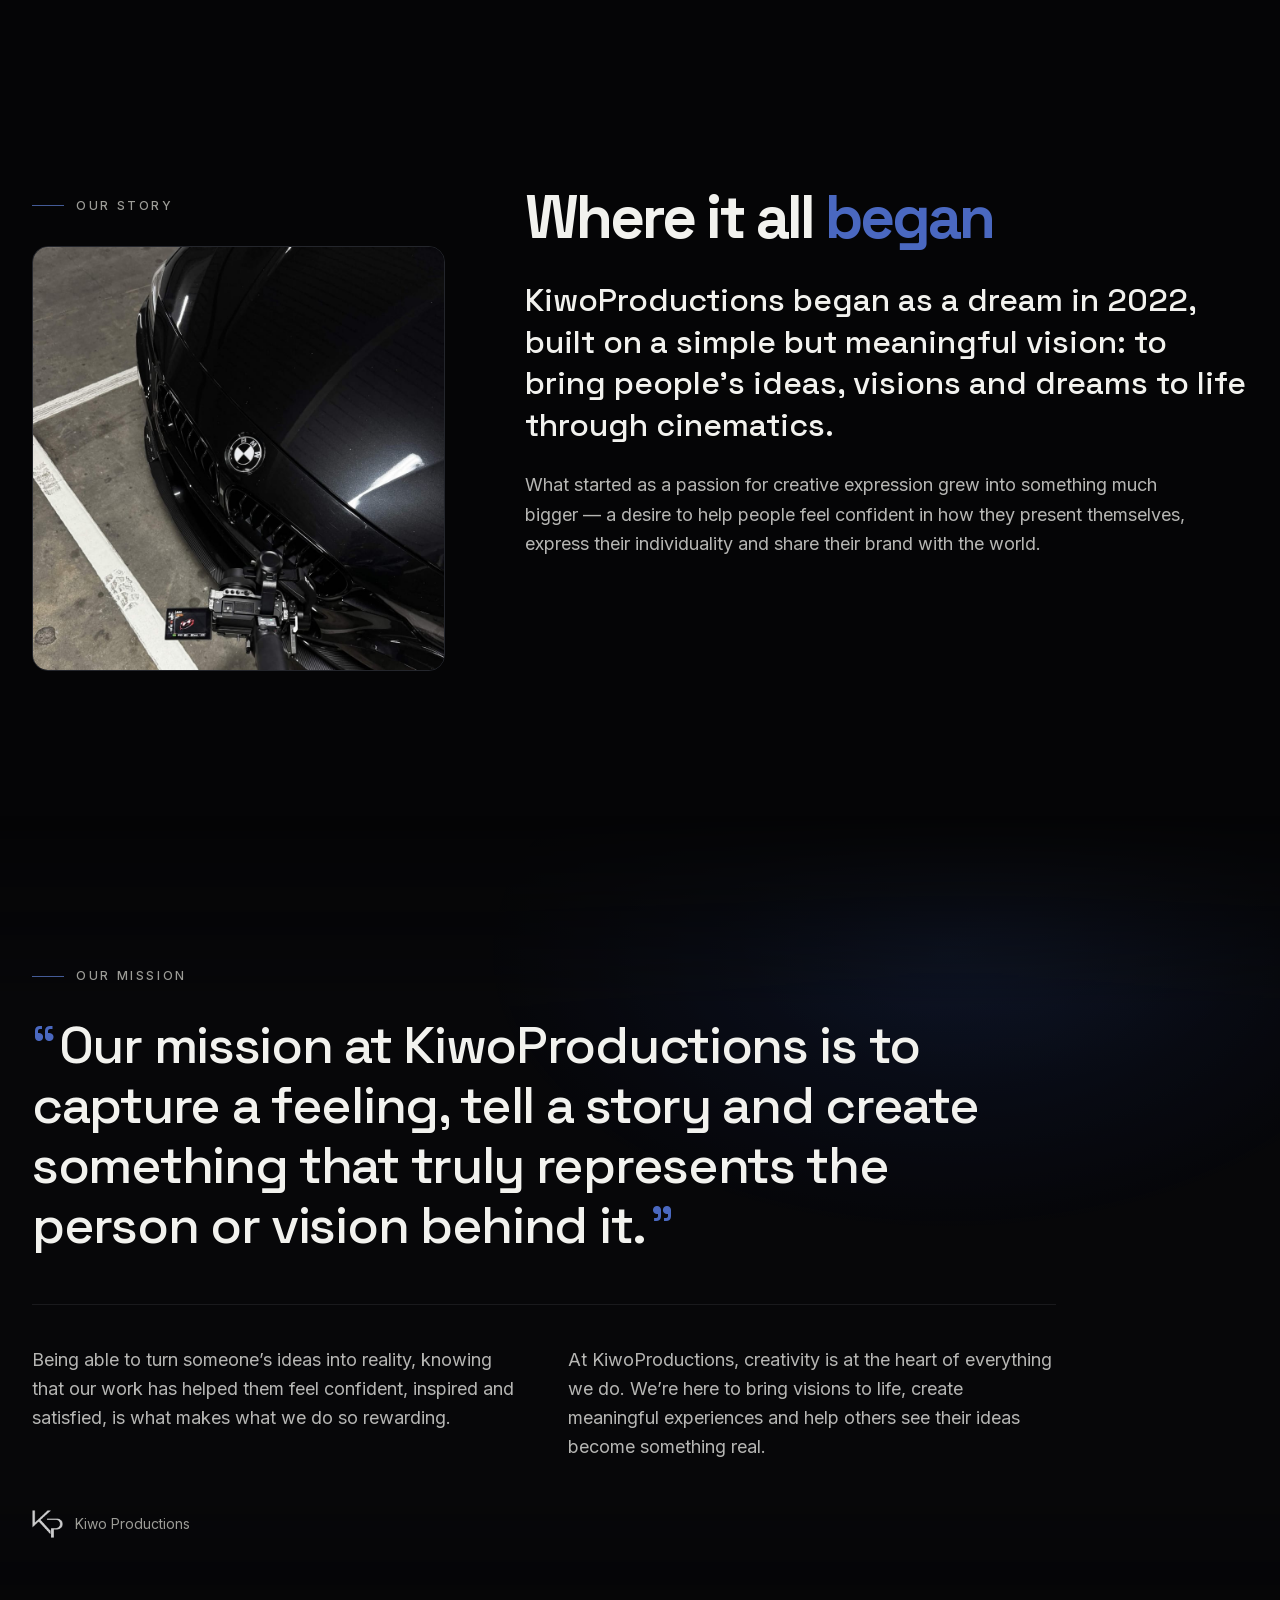
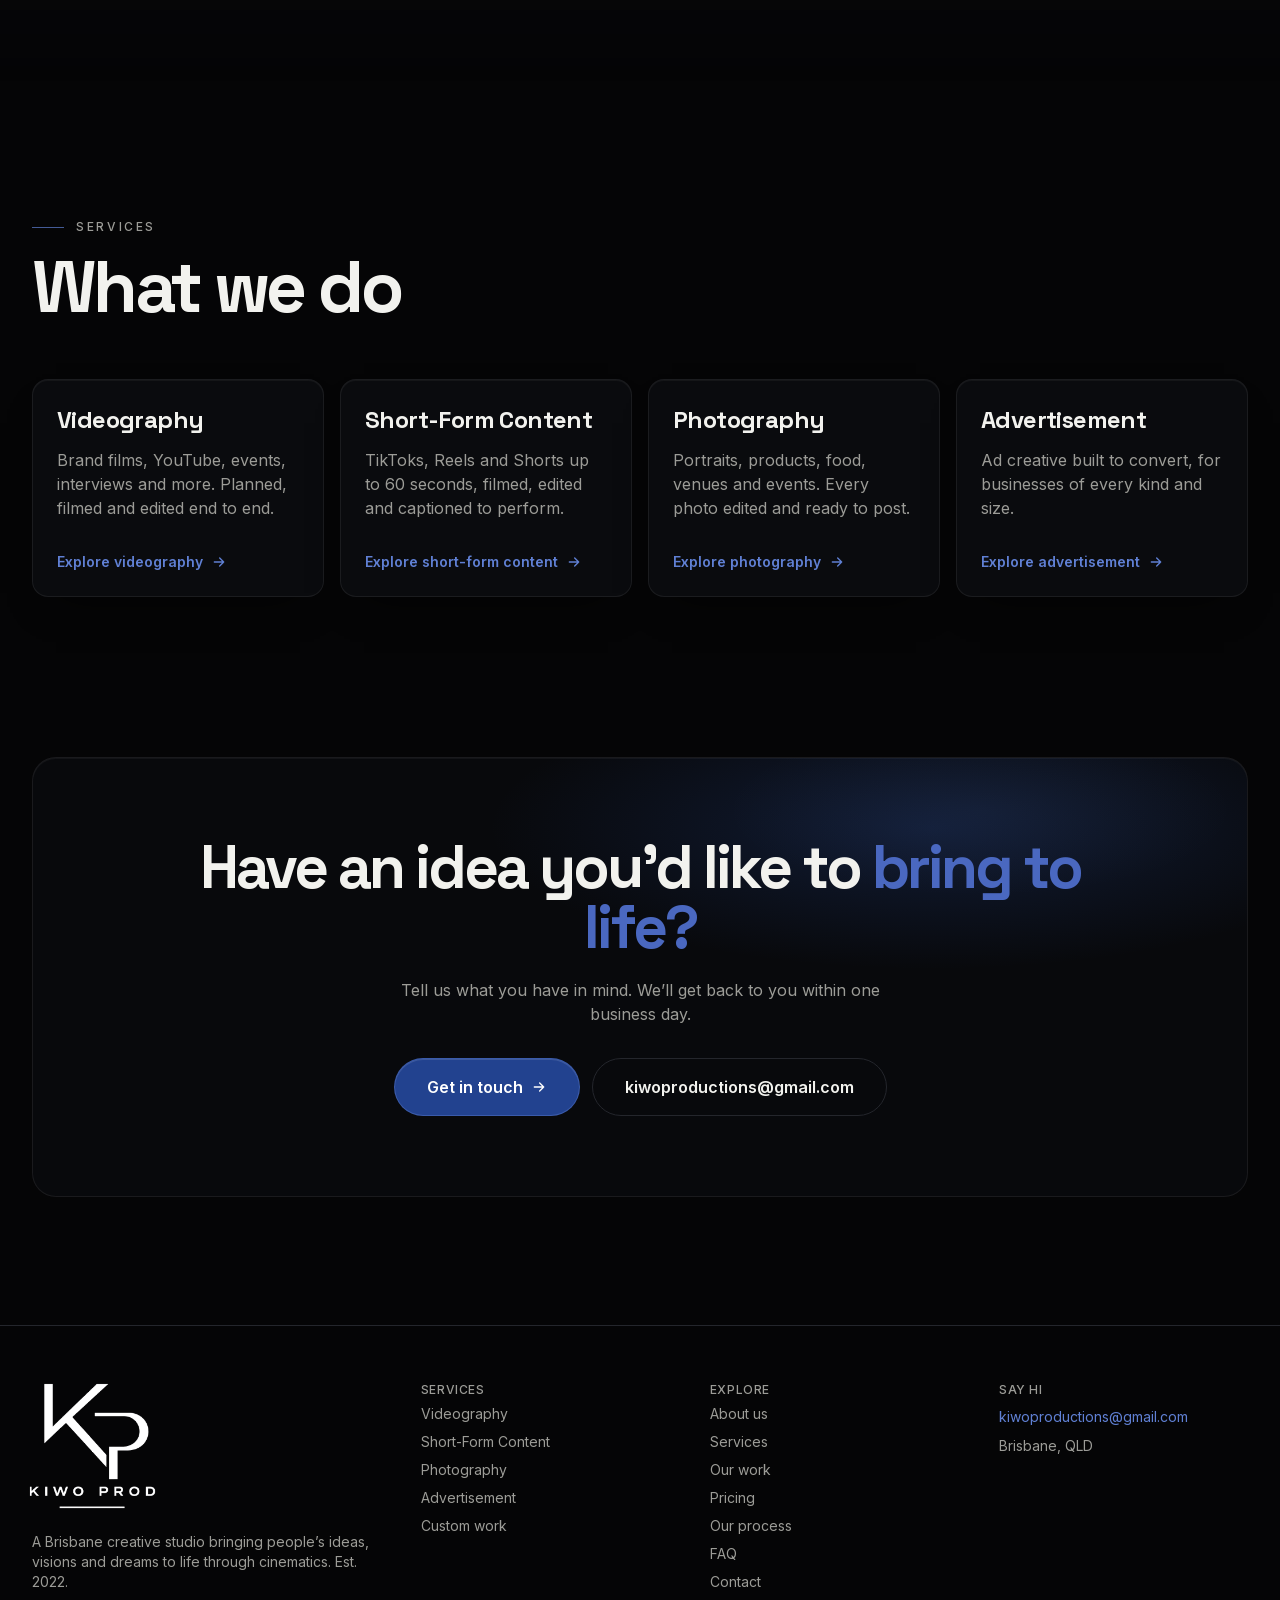
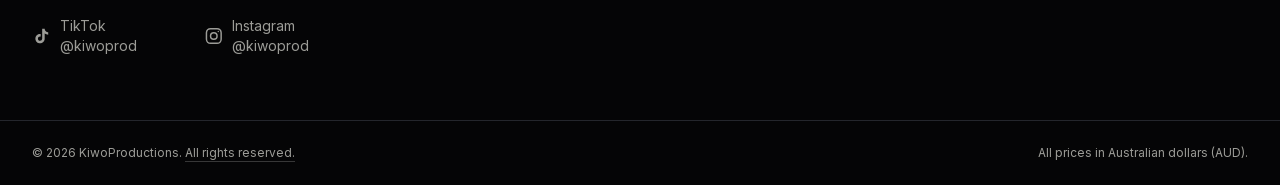
<file: about.html>
<!DOCTYPE html><html lang="en-AU" class="__variable_94deb5 __variable_d8ebd1"><head><meta charSet="utf-8"/><meta name="viewport" content="width=device-width, initial-scale=1"/><link rel="stylesheet" href="site.css"/><meta name="theme-color" content="#050506"/><meta name="color-scheme" content="dark"/><title>About us | Kiwo Productions</title><meta name="description" content="Kiwo Productions began as a dream in 2022: a Brisbane creative studio bringing people’s ideas, visions and dreams to life through cinematics."/><meta property="og:title" content="Kiwo Productions | Your vision, our creation"/><meta property="og:description" content="Brisbane videography, photography and advertising. Est. 2022."/><meta property="og:site_name" content="Kiwo Productions"/><meta property="og:locale" content="en_AU"/><meta property="og:image:type" content="image/png"/><meta property="og:image:width" content="1200"/><meta property="og:image:height" content="630"/><meta property="og:image" content="https://www.kiwoproductions.com.au/og-image.png"/><meta property="og:type" content="website"/><meta name="twitter:card" content="summary_large_image"/><meta name="twitter:title" content="Kiwo Productions | Your vision, our creation"/><meta name="twitter:description" content="Brisbane videography, photography and advertising. Est. 2022."/><meta name="twitter:image:type" content="image/png"/><meta name="twitter:image:width" content="1200"/><meta name="twitter:image:height" content="630"/><meta name="twitter:image" content="https://www.kiwoproductions.com.au/og-image.png"/><link rel="icon" href="icon.png" type="image/png" sizes="512x512"/><link rel="apple-touch-icon" href="apple-icon.png" type="image/png" sizes="180x180"/><script>document.documentElement.classList.add('js');setTimeout(function(){if(!window.kiwoReady)document.documentElement.classList.remove('js')},2500)</script><script src="site.js" defer></script></head><body><a href="#main" class="sr-only focus:not-sr-only focus:fixed focus:left-4 focus:top-4 focus:z-[100] focus:rounded-full focus:bg-accent-fill focus:text-white focus:px-4 focus:py-2 focus:text-ink">Skip to content</a><header class="fixed inset-x-0 top-0 z-50 transition-colors duration-300 border-b border-transparent"><div class="container-x flex h-16 items-center justify-between gap-4 md:h-20"><a class="group inline-flex shrink-0 items-center " aria-label="KiwoProductions home" href="index.html"><img alt="KIWO PROD" width="374" height="343" decoding="async" class="w-auto transition-transform duration-300 ease-out group-hover:scale-105 h-9 md:h-10" src="kiwo-mark.png"></a><nav class="hidden items-center gap-1 md:flex" aria-label="Main"><a class="relative rounded-full px-2.5 py-2 text-sm transition-colors lg:px-4 hover:text-fg text-fg" href="about.html">About<span class="absolute bottom-0.5 left-1/2 h-1 w-1 -translate-x-1/2 rounded-full bg-accent"></span></a><div class="relative"><div class="flex items-center"><a class="relative rounded-full py-2 pl-2.5 pr-1 text-sm transition-colors lg:pl-4 hover:text-fg text-muted" href="services.html">Services</a><button type="button" aria-expanded="false" aria-controls="services-menu" aria-label="Show services" class="mr-1 flex h-7 w-7 items-center justify-center rounded-full transition hover:text-fg text-muted"><svg viewBox="0 0 24 24" class="h-3.5 w-3.5 transition-transform " fill="none" stroke="currentColor" stroke-width="2.2" aria-hidden="true"><path d="m6 9 6 6 6-6" stroke-linecap="round" stroke-linejoin="round"></path></svg></button></div><div id="services-menu" hidden class="absolute left-1/2 top-full z-50 w-[22rem] -translate-x-1/2 pt-3"><div class="overflow-hidden rounded-2xl border border-white/[0.08] bg-obsidian/95 p-2 shadow-[0_24px_60px_-20px_rgba(0,0,0,0.9)] backdrop-blur-xl"><ul><li><a href="videography.html" class="block rounded-xl px-4 py-3 transition hover:bg-white/[0.04]"><span class="block font-display text-[15px] font-bold text-fg">Videography</span><span class="mt-0.5 block text-xs leading-snug text-muted">Brand films, YouTube, events, interviews and more. Planned, filmed and edited end to end.</span></a></li><li><a href="short-form-content.html" class="block rounded-xl px-4 py-3 transition hover:bg-white/[0.04]"><span class="block font-display text-[15px] font-bold text-fg">Short-Form Content</span><span class="mt-0.5 block text-xs leading-snug text-muted">TikToks, Reels and Shorts up to 60 seconds, filmed, edited and captioned to perform.</span></a></li><li><a href="photography.html" class="block rounded-xl px-4 py-3 transition hover:bg-white/[0.04]"><span class="block font-display text-[15px] font-bold text-fg">Photography</span><span class="mt-0.5 block text-xs leading-snug text-muted">Portraits, products, food, venues and events. Every photo edited and ready to post.</span></a></li><li><a href="advertisement.html" class="block rounded-xl px-4 py-3 transition hover:bg-white/[0.04]"><span class="block font-display text-[15px] font-bold text-fg">Advertisement</span><span class="mt-0.5 block text-xs leading-snug text-muted">Ad creative built to convert, for businesses of every kind and size.</span></a></li></ul><a href="services.html" class="mt-1 flex items-center justify-between rounded-xl border-t border-white/[0.06] px-4 py-3 text-sm font-semibold text-accent hover:bg-white/[0.04]">All services <span aria-hidden="true">→</span></a></div></div></div><a class="relative rounded-full px-2.5 py-2 text-sm transition-colors lg:px-4 hover:text-fg text-muted" href="work.html">Work</a><a class="relative rounded-full px-2.5 py-2 text-sm transition-colors lg:px-4 hover:text-fg text-muted" href="process.html">Process</a><a class="relative rounded-full px-2.5 py-2 text-sm transition-colors lg:px-4 hover:text-fg text-muted" href="pricing.html">Pricing</a><a class="relative rounded-full px-2.5 py-2 text-sm transition-colors lg:px-4 hover:text-fg text-muted" href="contact.html">Contact</a></nav><div class="flex items-center gap-2"><div class="flex items-center gap-1 hidden sm:flex md:hidden lg:flex"><a href="https://www.tiktok.com/@kiwoprod" target="_blank" rel="noopener noreferrer" class="inline-flex items-center gap-2 rounded-full p-2 text-muted transition hover:-translate-y-0.5 hover:text-accent" aria-label="KiwoProductions on TikTok"><svg viewBox="0 0 24 24" fill="currentColor" class="h-5 w-5" aria-hidden="true"><path d="M16.6 5.82A4.28 4.28 0 0 1 15.54 3h-3.09v12.4a2.59 2.59 0 0 1-2.59 2.5c-1.42 0-2.6-1.16-2.6-2.6 0-1.72 1.66-3.01 3.37-2.48V9.66c-3.45-.46-6.47 2.22-6.47 5.64 0 3.33 2.76 5.7 5.69 5.7 3.14 0 5.69-2.55 5.69-5.7V9.01a7.35 7.35 0 0 0 4.3 1.38V7.3s-1.88.09-3.24-1.48Z"></path></svg></a><a href="https://www.instagram.com/kiwoprod" target="_blank" rel="noopener noreferrer" class="inline-flex items-center gap-2 rounded-full p-2 text-muted transition hover:-translate-y-0.5 hover:text-accent" aria-label="KiwoProductions on Instagram"><svg viewBox="0 0 24 24" fill="none" stroke="currentColor" stroke-width="1.8" class="h-5 w-5" aria-hidden="true"><rect x="3" y="3" width="18" height="18" rx="5"></rect><circle cx="12" cy="12" r="4"></circle><circle cx="17.5" cy="6.5" r="0.9" fill="currentColor" stroke="none"></circle></svg></a></div><a class="btn-primary btn-sm hidden md:inline-flex" href="contact.html">Get in touch</a><button type="button" class="relative z-50 flex h-10 w-10 items-center justify-center rounded-full border border-line md:hidden" aria-expanded="false" aria-controls="mobile-menu" aria-label="Open menu"><span class="absolute h-0.5 w-4 bg-fg transition -translate-y-1"></span><span class="absolute h-0.5 w-4 bg-fg transition translate-y-1"></span></button></div></div></header><div id="mobile-menu" hidden class="fixed inset-x-0 bottom-0 top-16 z-40 flex flex-col overflow-y-auto bg-obsidian px-5 pb-10 pt-6 md:hidden"><nav class="flex flex-col" aria-label="Mobile"><div data-menu-item><a href="index.html" class="block border-b border-line py-4 font-display text-4xl font-bold tracking-tight">Home</a></div><div data-menu-item><a href="about.html" class="block border-b border-line py-4 font-display text-4xl font-bold tracking-tight text-accent">About</a></div><div data-menu-item><button type="button" aria-expanded="false" aria-controls="mobile-services" class="flex w-full items-center justify-between border-b border-line py-4 text-left font-display text-4xl font-bold tracking-tight">Services<svg viewBox="0 0 24 24" class="h-7 w-7 shrink-0 transition-transform duration-300 text-muted" fill="none" stroke="currentColor" stroke-width="2.2" aria-hidden="true"><path d="m6 9 6 6 6-6" stroke-linecap="round" stroke-linejoin="round"></path></svg></button><div id="mobile-services" hidden class="overflow-hidden"><ul class="border-b border-line py-2 pl-4"><li><a href="videography.html" class="flex items-center gap-3 py-2.5 font-display text-xl font-bold text-fg/80"><span class="h-1.5 w-1.5 rounded-full bg-accent" aria-hidden="true"></span>Videography</a></li><li><a href="short-form-content.html" class="flex items-center gap-3 py-2.5 font-display text-xl font-bold text-fg/80"><span class="h-1.5 w-1.5 rounded-full bg-accent" aria-hidden="true"></span>Short-Form Content</a></li><li><a href="photography.html" class="flex items-center gap-3 py-2.5 font-display text-xl font-bold text-fg/80"><span class="h-1.5 w-1.5 rounded-full bg-accent" aria-hidden="true"></span>Photography</a></li><li><a href="advertisement.html" class="flex items-center gap-3 py-2.5 font-display text-xl font-bold text-fg/80"><span class="h-1.5 w-1.5 rounded-full bg-accent" aria-hidden="true"></span>Advertisement</a></li><li><a href="services.html" class="flex items-center gap-3 py-2.5 text-sm font-semibold text-muted">All services <span aria-hidden="true">→</span></a></li></ul></div></div><div data-menu-item><a href="work.html" class="block border-b border-line py-4 font-display text-4xl font-bold tracking-tight">Work</a></div><div data-menu-item><a href="process.html" class="block border-b border-line py-4 font-display text-4xl font-bold tracking-tight">Process</a></div><div data-menu-item><a href="pricing.html" class="block border-b border-line py-4 font-display text-4xl font-bold tracking-tight">Pricing</a></div><div data-menu-item><a href="contact.html" class="block border-b border-line py-4 font-display text-4xl font-bold tracking-tight">Contact</a></div><div data-menu-item><a href="faq.html" class="block border-b border-line py-4 font-display text-4xl font-bold tracking-tight">FAQ</a></div></nav><div class="mt-8 flex flex-col gap-3"><a href="contact.html" class="btn-primary w-full py-4 text-base">Get in touch</a><a href="pricing.html" class="btn-ghost w-full py-4 text-base">See pricing</a><div class="flex items-center gap-1 justify-center pt-2">
<a href="https://www.tiktok.com/@kiwoprod" target="_blank" rel="noopener noreferrer" class="inline-flex items-center gap-2 rounded-full p-2 text-muted transition hover:-translate-y-0.5 hover:text-accent" aria-label="KiwoProductions on TikTok"><svg viewBox="0 0 24 24" fill="currentColor" class="h-5 w-5" aria-hidden="true"><path d="M16.6 5.82A4.28 4.28 0 0 1 15.54 3h-3.09v12.4a2.59 2.59 0 0 1-2.59 2.5c-1.42 0-2.6-1.16-2.6-2.6 0-1.72 1.66-3.01 3.37-2.48V9.66c-3.45-.46-6.47 2.22-6.47 5.64 0 3.33 2.76 5.7 5.69 5.7 3.14 0 5.69-2.55 5.69-5.7V9.01a7.35 7.35 0 0 0 4.3 1.38V7.3s-1.88.09-3.24-1.48Z"></path></svg><span class="text-sm">TikTok @kiwoprod</span></a>
<a href="https://www.instagram.com/kiwoprod" target="_blank" rel="noopener noreferrer" class="inline-flex items-center gap-2 rounded-full p-2 text-muted transition hover:-translate-y-0.5 hover:text-accent" aria-label="KiwoProductions on Instagram"><svg viewBox="0 0 24 24" fill="none" stroke="currentColor" stroke-width="1.8" class="h-5 w-5" aria-hidden="true"><rect x="3" y="3" width="18" height="18" rx="5"></rect><circle cx="12" cy="12" r="4"></circle><circle cx="17.5" cy="6.5" r="0.9" fill="currentColor" stroke="none"></circle></svg><span class="text-sm">Instagram @kiwoprod</span></a>
</div></div></div><main id="main" class="min-h-[70vh] pt-16 md:pt-20"><div><section class="relative isolate overflow-hidden"><div class="hero-glow pointer-events-none absolute inset-0 -z-10" aria-hidden="true"></div><div class="container-x pb-16 pt-16 md:pb-20 md:pt-24"><div data-anim style="--y:16px"><p class="eyebrow">About us</p></div><div class="mt-6"><h1 class="h-display text-[clamp(3.25rem,13vw,11rem)]" aria-label="About Kiwo Productions"><span class="block" aria-hidden="true"><span class="inline-block overflow-hidden pb-[0.08em] align-bottom"><span class="inline-block " data-anim="word" style="--y:110%">About</span></span></span><span class="block" aria-hidden="true"><span class="inline-block overflow-hidden pb-[0.08em] align-bottom"><span class="inline-block " data-anim="word" style="--y:110%">Kiwo </span></span><span class="inline-block overflow-hidden pb-[0.08em] align-bottom"><span class="inline-block text-accent-deep" data-anim="word" style="--y:110%">Productions</span></span></span></h1></div></div></section><section class="container-x pb-8"><div class="grid gap-12 pt-4 md:grid-cols-[0.8fr_1.4fr] md:gap-16 md:pt-16"><div class="md:sticky md:top-32 md:self-start" data-anim style="--y:28px"><img alt="KIWO PROD" loading="lazy" width="449" height="444" decoding="async" class="h-36 w-auto md:h-44" src="kiwo-logo.png"><dl class="mt-10 space-y-5"><div class="border-l border-accent/40 pl-4"><dt class="label mb-0.5">Based in</dt><dd class="font-display text-lg font-semibold">Brisbane, Queensland</dd></div><div class="border-l border-accent/40 pl-4"><dt class="label mb-0.5">Established</dt><dd class="font-display text-lg font-semibold">2022</dd></div><div class="border-l border-accent/40 pl-4"><dt class="label mb-0.5">We make</dt><dd class="font-display text-lg font-semibold">Video · Photo · Advertising</dd></div></dl></div><div><div data-anim style="--y:28px"><p class="font-display text-3xl leading-tight md:text-[2.75rem] md:leading-[1.15]">At Kiwo Productions, we’re passionate about bringing ideas to life through creative media and marketing.</p></div><div class="mt-10 space-y-6 md:mt-12"><div data-anim style="--y:28px"><p class="max-w-2xl text-lg leading-relaxed text-fg/75 md:text-xl">We believe every brand has a story worth telling, and our goal is to turn our clients’ visions into reality through powerful content, creative thinking and purposeful storytelling.</p></div><div data-anim style="--y:28px"><p class="max-w-2xl text-lg leading-relaxed text-fg/75 md:text-xl">We take pride in understanding each client’s unique vision and transforming it into something that captures attention, builds connections and makes an impact.</p></div><div data-anim style="--y:28px"><p class="max-w-2xl text-lg leading-relaxed text-fg/75 md:text-xl">Whether it’s creating content, building a brand or bringing a new idea to life, we’re here to make it happen.</p></div></div><div data-anim style="--y:28px"><p class="mt-14 border-t border-white/[0.08] pt-10 font-display text-4xl md:text-6xl"><em class="text-accent-deep">Your vision, our creation.</em></p></div></div></div></section><section id="our-story" aria-labelledby="our-story-title" class="container-x scroll-mt-24 py-24 md:py-36"><div class="grid gap-10 md:grid-cols-[minmax(0,4fr)_minmax(0,7fr)] md:gap-20 md:pt-16"><div class="md:sticky md:top-28 md:self-start" data-anim style="--y:28px"><p class="eyebrow">Our story</p><figure class="mt-8 max-w-sm md:max-w-none"><img src="behind-the-scenes.jpg" width="1000" height="1030" alt="Behind the scenes: filming a black BMW up close with a camera on a gimbal" loading="lazy" decoding="async" class="h-auto w-full rounded-2xl border border-line"></figure></div><div><div data-anim style="--y:28px"><h2 id="our-story-title" class="h-display text-4xl md:text-6xl">Where it all <em class="text-accent-deep">began</em></h2></div><div data-anim style="--y:28px"><p class="mt-8 font-display text-2xl leading-snug text-fg md:text-[2rem] md:leading-[1.3]">KiwoProductions began as a dream in 2022, built on a simple but meaningful vision: to bring people’s ideas, visions and dreams to life through cinematics.</p></div><div data-anim style="--y:28px"><p class="mt-6 max-w-2xl text-lg leading-relaxed text-fg/75">What started as a passion for creative expression grew into something much bigger — a desire to help people feel confident in how they present themselves, express their individuality and share their brand with the world.</p></div></div></div></section><section id="our-mission" aria-labelledby="our-mission-title" class="relative scroll-mt-24 overflow-hidden"><div aria-hidden="true" class="fade-y surface pointer-events-none absolute inset-0"><div class="hero-glow absolute inset-0 opacity-60"></div></div><div class="container-x relative py-24 md:py-36"><div data-anim style="--y:28px"><h2 id="our-mission-title" class="eyebrow font-sans">Our mission</h2></div><div data-anim style="--y:28px"><blockquote class="mt-8 max-w-5xl font-display text-3xl font-medium leading-[1.15] tracking-tight text-fg md:text-[3.25rem]"><span aria-hidden="true" class="mr-1 text-accent-deep">“</span>Our mission at KiwoProductions is to capture a feeling, tell a story and create something that truly represents the person or vision behind it.<span aria-hidden="true" class="ml-1 text-accent-deep">”</span></blockquote></div><div class="mt-12 grid max-w-5xl gap-8 border-t border-white/[0.08] pt-10 md:grid-cols-2 md:gap-12"><div data-anim style="--y:28px"><p class="text-lg leading-relaxed text-fg/75">Being able to turn someone’s ideas into reality, knowing that our work has helped them feel confident, inspired and satisfied, is what makes what we do so rewarding.</p></div><div data-anim style="--y:28px"><p class="text-lg leading-relaxed text-fg/75">At KiwoProductions, creativity is at the heart of everything we do. We’re here to bring visions to life, create meaningful experiences and help others see their ideas become something real.</p></div></div><div data-anim style="--y:28px"><p class="mt-12 flex items-center gap-3 text-sm text-muted"><img alt="" loading="lazy" width="374" height="343" decoding="async" class="h-7 w-auto opacity-80" src="kiwo-mark.png">Kiwo Productions</p></div></div></section><section class="container-x pb-8 pt-24 md:pt-32"><div class="mb-10 md:mb-14 max-w-3xl" data-anim style="--y:28px"><p class="eyebrow">Services</p><h2 class="h-display mt-4 text-5xl md:text-7xl">What we do</h2></div><div class="grid gap-4 sm:grid-cols-2 xl:grid-cols-4"><div class="h-full" data-anim style="--y:24px"><a class="card card-hover group flex h-full flex-col p-6" href="videography.html"><h3 class="font-display font-bold tracking-tight text-2xl">Videography</h3><p class="mt-3 flex-1 text-muted">Brand films, YouTube, events, interviews and more. Planned, filmed and edited end to end.</p><span class="mt-8 inline-flex items-center gap-2 text-sm font-semibold text-accent">Explore videography <svg viewBox="0 0 24 24" fill="none" stroke="currentColor" stroke-width="2" class="h-4 w-4 transition-transform group-hover:translate-x-1" aria-hidden="true"><path d="M5 12h14M13 6l6 6-6 6" stroke-linecap="round" stroke-linejoin="round"></path></svg></span></a></div><div class="h-full" data-anim style="--y:24px"><a class="card card-hover group flex h-full flex-col p-6" href="short-form-content.html"><h3 class="font-display font-bold tracking-tight text-2xl">Short-Form Content</h3><p class="mt-3 flex-1 text-muted">TikToks, Reels and Shorts up to 60 seconds, filmed, edited and captioned to perform.</p><span class="mt-8 inline-flex items-center gap-2 text-sm font-semibold text-accent">Explore short-form content <svg viewBox="0 0 24 24" fill="none" stroke="currentColor" stroke-width="2" class="h-4 w-4 transition-transform group-hover:translate-x-1" aria-hidden="true"><path d="M5 12h14M13 6l6 6-6 6" stroke-linecap="round" stroke-linejoin="round"></path></svg></span></a></div><div class="h-full" data-anim style="--y:24px"><a class="card card-hover group flex h-full flex-col p-6" href="photography.html"><h3 class="font-display font-bold tracking-tight text-2xl">Photography</h3><p class="mt-3 flex-1 text-muted">Portraits, products, food, venues and events. Every photo edited and ready to post.</p><span class="mt-8 inline-flex items-center gap-2 text-sm font-semibold text-accent">Explore photography <svg viewBox="0 0 24 24" fill="none" stroke="currentColor" stroke-width="2" class="h-4 w-4 transition-transform group-hover:translate-x-1" aria-hidden="true"><path d="M5 12h14M13 6l6 6-6 6" stroke-linecap="round" stroke-linejoin="round"></path></svg></span></a></div><div class="h-full" data-anim style="--y:24px"><a class="card card-hover group flex h-full flex-col p-6" href="advertisement.html"><h3 class="font-display font-bold tracking-tight text-2xl">Advertisement</h3><p class="mt-3 flex-1 text-muted">Ad creative built to convert, for businesses of every kind and size.</p><span class="mt-8 inline-flex items-center gap-2 text-sm font-semibold text-accent">Explore advertisement <svg viewBox="0 0 24 24" fill="none" stroke="currentColor" stroke-width="2" class="h-4 w-4 transition-transform group-hover:translate-x-1" aria-hidden="true"><path d="M5 12h14M13 6l6 6-6 6" stroke-linecap="round" stroke-linejoin="round"></path></svg></span></a></div></div></section><section class="container-x py-24 md:py-32"><div data-anim style="--y:28px"><div class="relative overflow-hidden rounded-3xl border border-white/[0.07] bg-[#0B0C10]/70 shadow-[inset_0_1px_0_rgba(255,255,255,0.045)] px-6 py-14 text-center md:px-16 md:py-20"><div class="hero-glow pointer-events-none absolute inset-0" aria-hidden="true"></div><h2 class="h-display relative mx-auto max-w-4xl text-4xl md:text-6xl">Have an idea you’d like to <em class="text-accent-deep">bring to life?</em></h2><p class="relative mx-auto mt-5 max-w-lg text-muted">Tell us what you have in mind. We’ll get back to you within one business day.</p><div class="relative mt-8 flex flex-col items-center justify-center gap-3 sm:flex-row"><a class="btn-primary px-8 py-4 text-base" href="contact.html">Get in touch <svg viewBox="0 0 24 24" fill="none" stroke="currentColor" stroke-width="2" class="h-4 w-4" aria-hidden="true"><path d="M5 12h14M13 6l6 6-6 6" stroke-linecap="round" stroke-linejoin="round"></path></svg></a><a href="mailto:kiwoproductions@gmail.com" class="btn-ghost px-8 py-4 text-base">kiwoproductions@gmail.com</a></div></div></div></section></div></main><footer class="border-t border-line"><div class="container-x grid gap-10 py-14 sm:grid-cols-2 lg:grid-cols-[1.4fr_1fr_1fr_1fr]"><div class="space-y-4"><a class="group inline-flex shrink-0 items-center -ml-1" aria-label="KiwoProductions home" href="index.html"><img alt="KIWO PROD" loading="lazy" width="449" height="444" decoding="async" class="w-auto transition-transform duration-300 ease-out group-hover:scale-105 h-28 md:h-32" src="kiwo-logo.png"></a><p class="max-w-sm text-sm text-muted">A Brisbane creative studio bringing people’s ideas, visions and dreams to life through cinematics. Est. 2022.</p><div class="flex items-center gap-1 -ml-2"><a href="https://www.tiktok.com/@kiwoprod" target="_blank" rel="noopener noreferrer" class="inline-flex items-center gap-2 rounded-full p-2 text-muted transition hover:-translate-y-0.5 hover:text-accent" aria-label="KiwoProductions on TikTok"><svg viewBox="0 0 24 24" fill="currentColor" class="h-5 w-5" aria-hidden="true"><path d="M16.6 5.82A4.28 4.28 0 0 1 15.54 3h-3.09v12.4a2.59 2.59 0 0 1-2.59 2.5c-1.42 0-2.6-1.16-2.6-2.6 0-1.72 1.66-3.01 3.37-2.48V9.66c-3.45-.46-6.47 2.22-6.47 5.64 0 3.33 2.76 5.7 5.69 5.7 3.14 0 5.69-2.55 5.69-5.7V9.01a7.35 7.35 0 0 0 4.3 1.38V7.3s-1.88.09-3.24-1.48Z"></path></svg><span class="text-sm">TikTok @kiwoprod</span></a><a href="https://www.instagram.com/kiwoprod" target="_blank" rel="noopener noreferrer" class="inline-flex items-center gap-2 rounded-full p-2 text-muted transition hover:-translate-y-0.5 hover:text-accent" aria-label="KiwoProductions on Instagram"><svg viewBox="0 0 24 24" fill="none" stroke="currentColor" stroke-width="1.8" class="h-5 w-5" aria-hidden="true"><rect x="3" y="3" width="18" height="18" rx="5"></rect><circle cx="12" cy="12" r="4"></circle><circle cx="17.5" cy="6.5" r="0.9" fill="currentColor" stroke="none"></circle></svg><span class="text-sm">Instagram @kiwoprod</span></a></div></div><div><p class="label">Services</p><ul class="space-y-2 text-sm"><li><a class="text-muted transition hover:text-accent" href="videography.html">Videography</a></li><li><a class="text-muted transition hover:text-accent" href="short-form-content.html">Short-Form Content</a></li><li><a class="text-muted transition hover:text-accent" href="photography.html">Photography</a></li><li><a class="text-muted transition hover:text-accent" href="advertisement.html">Advertisement</a></li><li><a class="text-muted transition hover:text-accent" href="contact.html?type=quote#enquiry-form">Custom work</a></li></ul></div><div><p class="label">Explore</p><ul class="space-y-2 text-sm"><li><a class="text-muted transition hover:text-accent" href="about.html">About us</a></li><li><a class="text-muted transition hover:text-accent" href="services.html">Services</a></li><li><a class="text-muted transition hover:text-accent" href="work.html">Our work</a></li><li><a class="text-muted transition hover:text-accent" href="pricing.html">Pricing</a></li><li><a class="text-muted transition hover:text-accent" href="process.html">Our process</a></li><li><a class="text-muted transition hover:text-accent" href="faq.html">FAQ</a></li><li><a class="text-muted transition hover:text-accent" href="contact.html">Contact</a></li></ul></div><div><p class="label">Say hi</p><a href="mailto:kiwoproductions@gmail.com" class="link break-all text-sm">kiwoproductions@gmail.com</a><p class="mt-2 text-sm text-muted">Brisbane, QLD</p></div></div><div class="container-x flex flex-col gap-2 border-t border-line py-6 text-xs text-muted sm:flex-row sm:justify-between"><p>© 2026 KiwoProductions. <a class="underline decoration-white/20 underline-offset-4 transition hover:text-accent hover:decoration-accent" href="legal.html">All rights reserved.</a></p><p>All prices in Australian dollars (AUD).</p></div></footer></body></html>
</file>
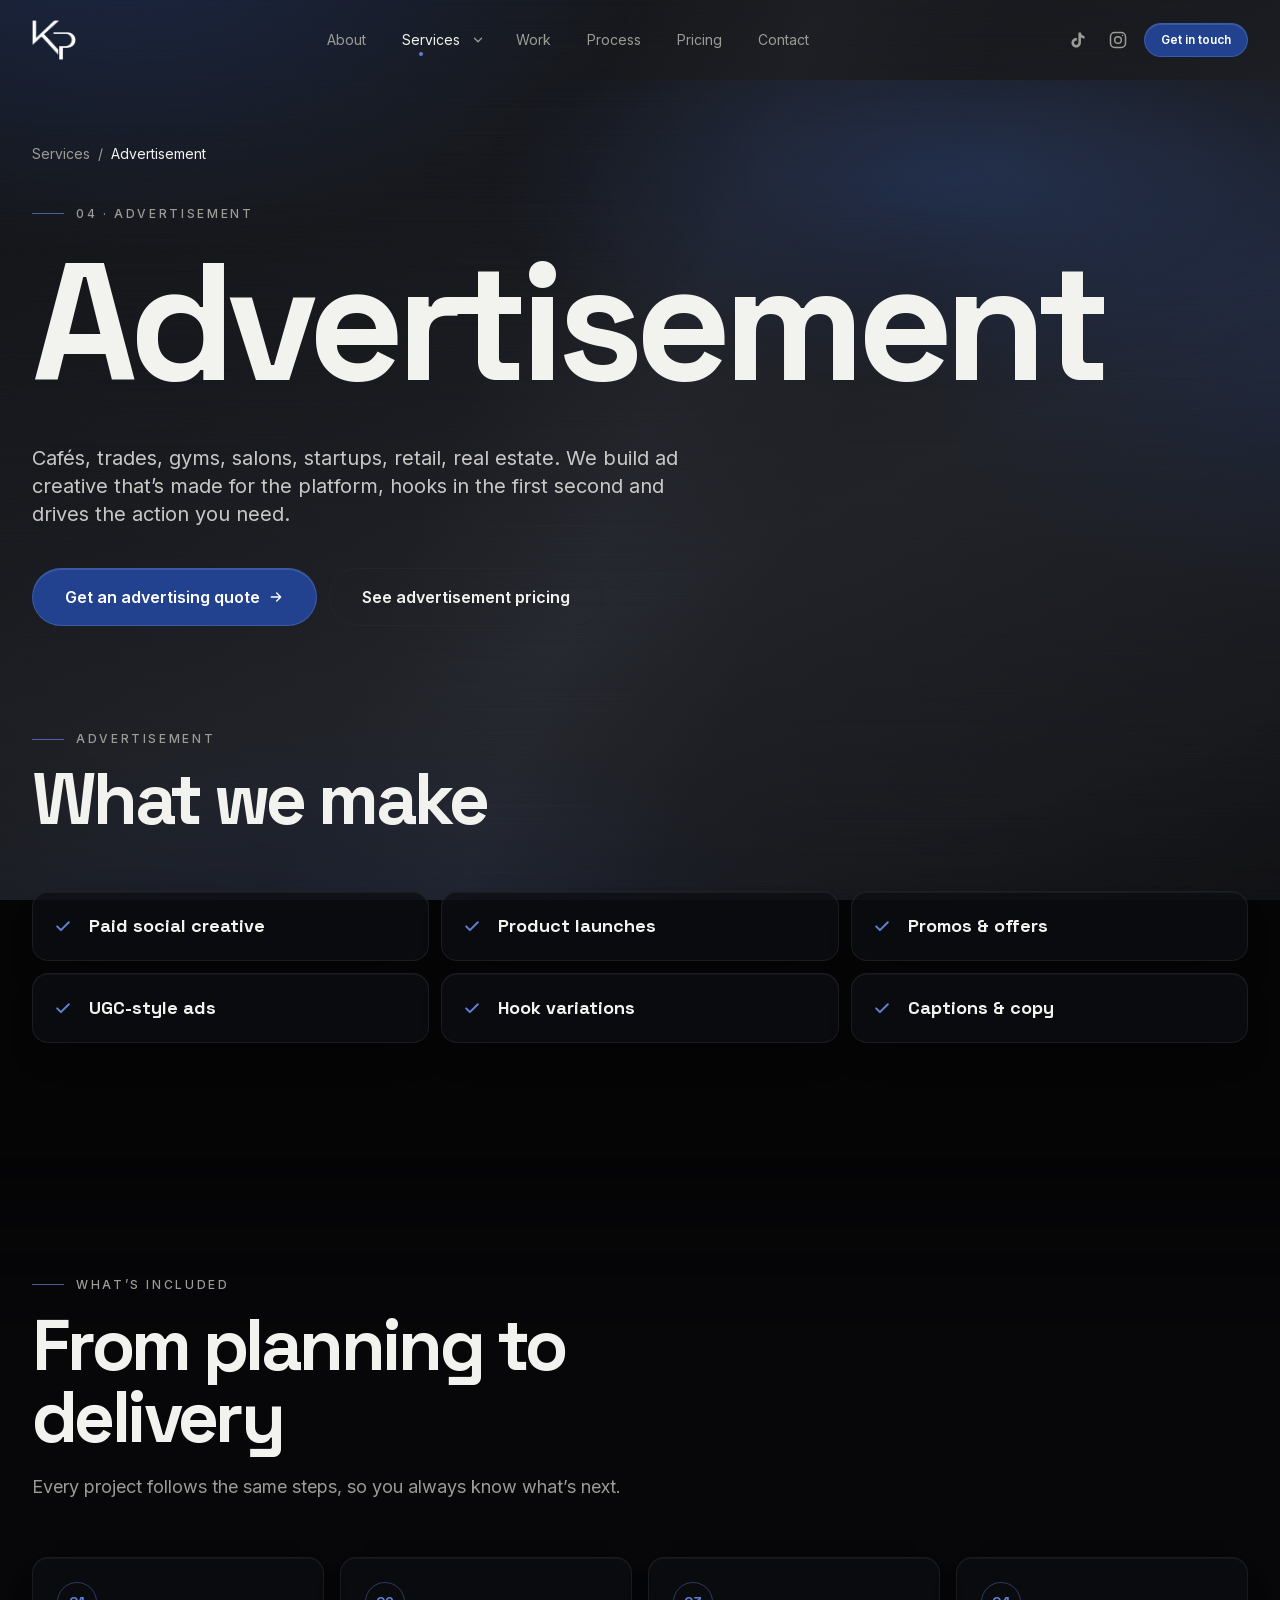
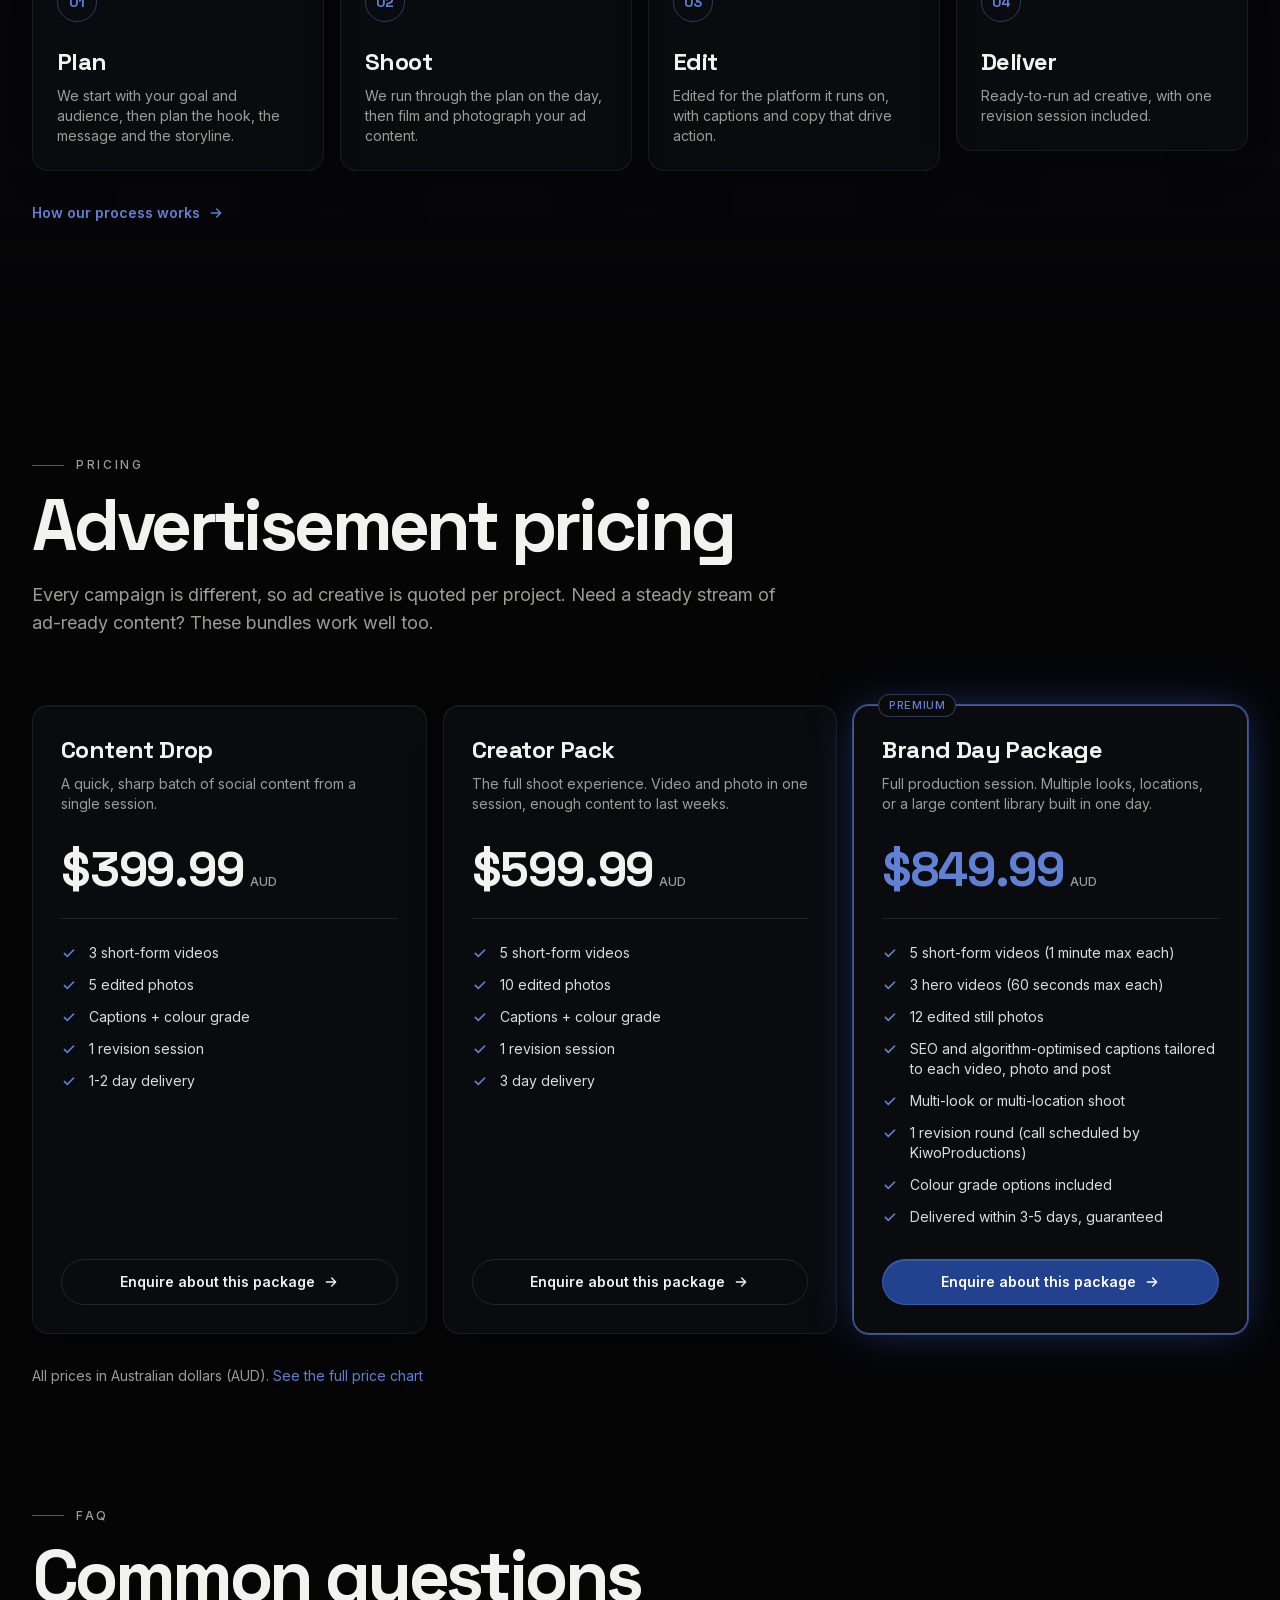
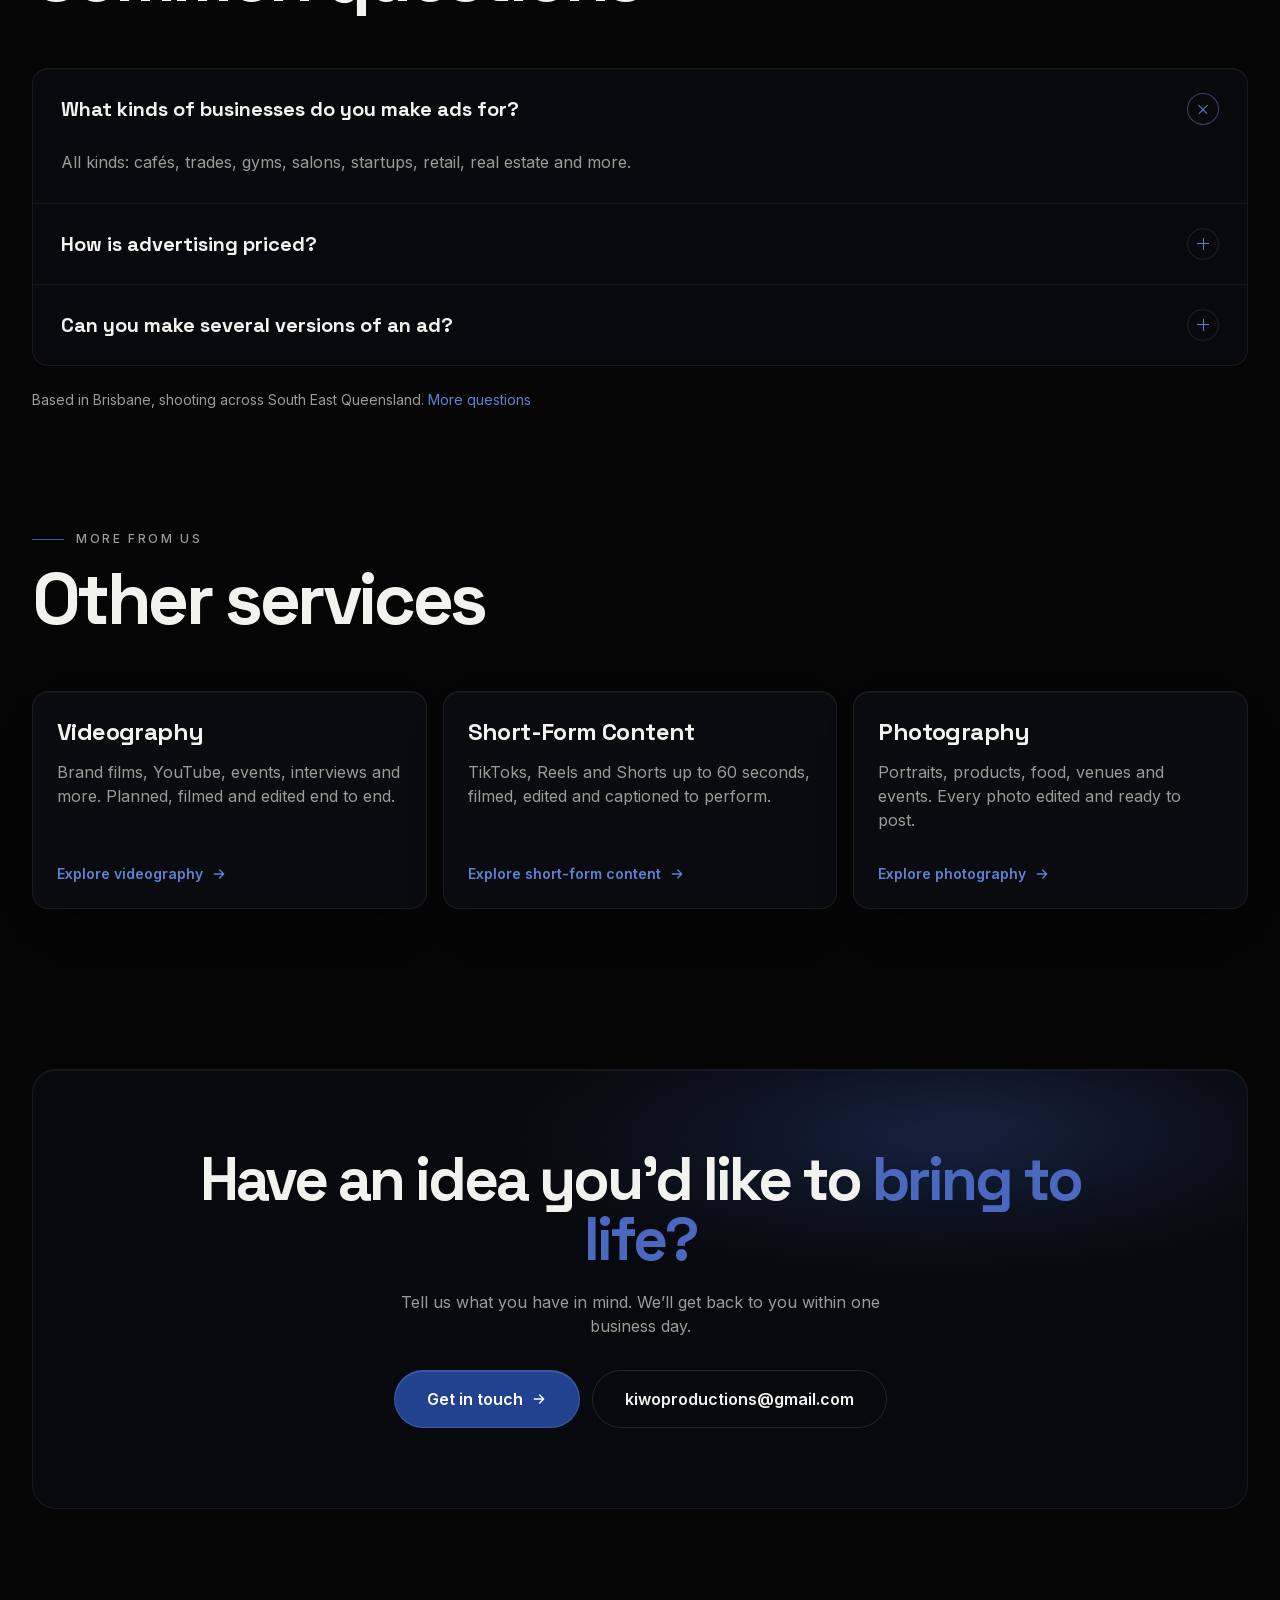
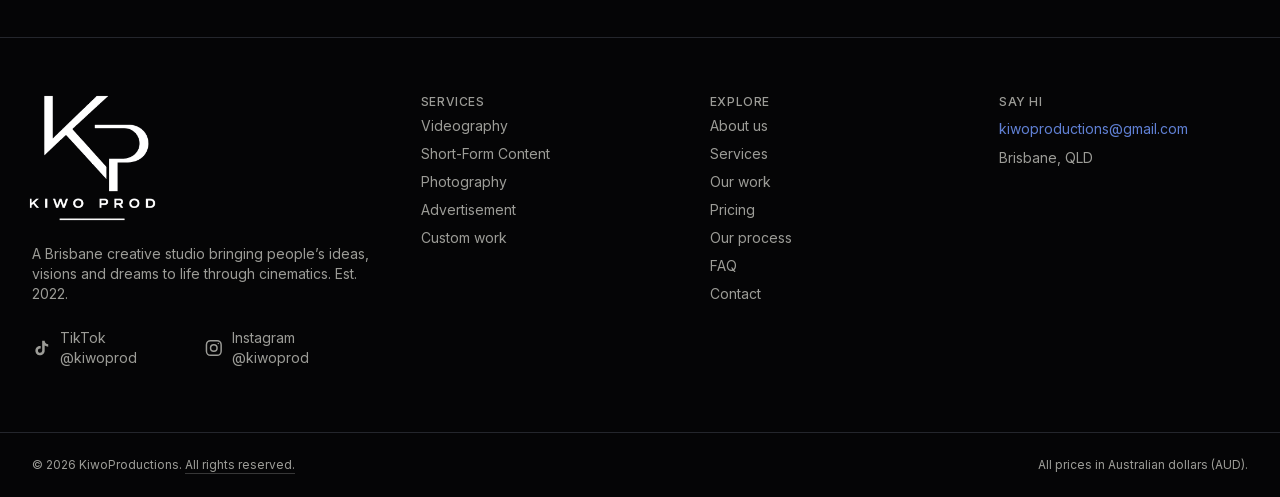
<file: advertisement.html>
<!DOCTYPE html><html lang="en-AU" class="__variable_94deb5 __variable_d8ebd1"><head><meta charSet="utf-8"/><meta name="viewport" content="width=device-width, initial-scale=1"/><link rel="stylesheet" href="site.css"/><meta name="theme-color" content="#050506"/><meta name="color-scheme" content="dark"/><title>Advertisement in Brisbane | Kiwo Productions</title><meta name="description" content="Ad creative built to convert, for businesses of every kind and size. KiwoProductions, Brisbane. Prices in AUD."/><meta property="og:title" content="Kiwo Productions | Your vision, our creation"/><meta property="og:description" content="Brisbane videography, photography and advertising. Est. 2022."/><meta property="og:site_name" content="Kiwo Productions"/><meta property="og:locale" content="en_AU"/><meta property="og:image:type" content="image/png"/><meta property="og:image:width" content="1200"/><meta property="og:image:height" content="630"/><meta property="og:image" content="https://www.kiwoproductions.com.au/og-image.png"/><meta property="og:type" content="website"/><meta name="twitter:card" content="summary_large_image"/><meta name="twitter:title" content="Kiwo Productions | Your vision, our creation"/><meta name="twitter:description" content="Brisbane videography, photography and advertising. Est. 2022."/><meta name="twitter:image:type" content="image/png"/><meta name="twitter:image:width" content="1200"/><meta name="twitter:image:height" content="630"/><meta name="twitter:image" content="https://www.kiwoproductions.com.au/og-image.png"/><link rel="icon" href="icon.png" type="image/png" sizes="512x512"/><link rel="apple-touch-icon" href="apple-icon.png" type="image/png" sizes="180x180"/><script>document.documentElement.classList.add('js');setTimeout(function(){if(!window.kiwoReady)document.documentElement.classList.remove('js')},2500)</script><script src="site.js" defer></script></head><body><a href="#main" class="sr-only focus:not-sr-only focus:fixed focus:left-4 focus:top-4 focus:z-[100] focus:rounded-full focus:bg-accent-fill focus:text-white focus:px-4 focus:py-2 focus:text-ink">Skip to content</a><header class="fixed inset-x-0 top-0 z-50 transition-colors duration-300 border-b border-transparent"><div class="container-x flex h-16 items-center justify-between gap-4 md:h-20"><a class="group inline-flex shrink-0 items-center " aria-label="KiwoProductions home" href="index.html"><img alt="KIWO PROD" width="374" height="343" decoding="async" class="w-auto transition-transform duration-300 ease-out group-hover:scale-105 h-9 md:h-10" src="kiwo-mark.png"></a><nav class="hidden items-center gap-1 md:flex" aria-label="Main"><a class="relative rounded-full px-2.5 py-2 text-sm transition-colors lg:px-4 hover:text-fg text-muted" href="about.html">About</a><div class="relative"><div class="flex items-center"><a class="relative rounded-full py-2 pl-2.5 pr-1 text-sm transition-colors lg:pl-4 hover:text-fg text-fg" href="services.html">Services<span class="absolute bottom-0.5 left-[45%] h-1 w-1 -translate-x-1/2 rounded-full bg-accent"></span></a><button type="button" aria-expanded="false" aria-controls="services-menu" aria-label="Show services" class="mr-1 flex h-7 w-7 items-center justify-center rounded-full transition hover:text-fg text-muted"><svg viewBox="0 0 24 24" class="h-3.5 w-3.5 transition-transform " fill="none" stroke="currentColor" stroke-width="2.2" aria-hidden="true"><path d="m6 9 6 6 6-6" stroke-linecap="round" stroke-linejoin="round"></path></svg></button></div><div id="services-menu" hidden class="absolute left-1/2 top-full z-50 w-[22rem] -translate-x-1/2 pt-3"><div class="overflow-hidden rounded-2xl border border-white/[0.08] bg-obsidian/95 p-2 shadow-[0_24px_60px_-20px_rgba(0,0,0,0.9)] backdrop-blur-xl"><ul><li><a href="videography.html" class="block rounded-xl px-4 py-3 transition hover:bg-white/[0.04]"><span class="block font-display text-[15px] font-bold text-fg">Videography</span><span class="mt-0.5 block text-xs leading-snug text-muted">Brand films, YouTube, events, interviews and more. Planned, filmed and edited end to end.</span></a></li><li><a href="short-form-content.html" class="block rounded-xl px-4 py-3 transition hover:bg-white/[0.04]"><span class="block font-display text-[15px] font-bold text-fg">Short-Form Content</span><span class="mt-0.5 block text-xs leading-snug text-muted">TikToks, Reels and Shorts up to 60 seconds, filmed, edited and captioned to perform.</span></a></li><li><a href="photography.html" class="block rounded-xl px-4 py-3 transition hover:bg-white/[0.04]"><span class="block font-display text-[15px] font-bold text-fg">Photography</span><span class="mt-0.5 block text-xs leading-snug text-muted">Portraits, products, food, venues and events. Every photo edited and ready to post.</span></a></li><li><a href="advertisement.html" aria-current="page" class="block rounded-xl px-4 py-3 transition hover:bg-white/[0.04] bg-accent-dim"><span class="block font-display text-[15px] font-bold text-accent">Advertisement</span><span class="mt-0.5 block text-xs leading-snug text-muted">Ad creative built to convert, for businesses of every kind and size.</span></a></li></ul><a href="services.html" class="mt-1 flex items-center justify-between rounded-xl border-t border-white/[0.06] px-4 py-3 text-sm font-semibold text-accent hover:bg-white/[0.04]">All services <span aria-hidden="true">→</span></a></div></div></div><a class="relative rounded-full px-2.5 py-2 text-sm transition-colors lg:px-4 hover:text-fg text-muted" href="work.html">Work</a><a class="relative rounded-full px-2.5 py-2 text-sm transition-colors lg:px-4 hover:text-fg text-muted" href="process.html">Process</a><a class="relative rounded-full px-2.5 py-2 text-sm transition-colors lg:px-4 hover:text-fg text-muted" href="pricing.html">Pricing</a><a class="relative rounded-full px-2.5 py-2 text-sm transition-colors lg:px-4 hover:text-fg text-muted" href="contact.html">Contact</a></nav><div class="flex items-center gap-2"><div class="flex items-center gap-1 hidden sm:flex md:hidden lg:flex"><a href="https://www.tiktok.com/@kiwoprod" target="_blank" rel="noopener noreferrer" class="inline-flex items-center gap-2 rounded-full p-2 text-muted transition hover:-translate-y-0.5 hover:text-accent" aria-label="KiwoProductions on TikTok"><svg viewBox="0 0 24 24" fill="currentColor" class="h-5 w-5" aria-hidden="true"><path d="M16.6 5.82A4.28 4.28 0 0 1 15.54 3h-3.09v12.4a2.59 2.59 0 0 1-2.59 2.5c-1.42 0-2.6-1.16-2.6-2.6 0-1.72 1.66-3.01 3.37-2.48V9.66c-3.45-.46-6.47 2.22-6.47 5.64 0 3.33 2.76 5.7 5.69 5.7 3.14 0 5.69-2.55 5.69-5.7V9.01a7.35 7.35 0 0 0 4.3 1.38V7.3s-1.88.09-3.24-1.48Z"></path></svg></a><a href="https://www.instagram.com/kiwoprod" target="_blank" rel="noopener noreferrer" class="inline-flex items-center gap-2 rounded-full p-2 text-muted transition hover:-translate-y-0.5 hover:text-accent" aria-label="KiwoProductions on Instagram"><svg viewBox="0 0 24 24" fill="none" stroke="currentColor" stroke-width="1.8" class="h-5 w-5" aria-hidden="true"><rect x="3" y="3" width="18" height="18" rx="5"></rect><circle cx="12" cy="12" r="4"></circle><circle cx="17.5" cy="6.5" r="0.9" fill="currentColor" stroke="none"></circle></svg></a></div><a class="btn-primary btn-sm hidden md:inline-flex" href="contact.html">Get in touch</a><button type="button" class="relative z-50 flex h-10 w-10 items-center justify-center rounded-full border border-line md:hidden" aria-expanded="false" aria-controls="mobile-menu" aria-label="Open menu"><span class="absolute h-0.5 w-4 bg-fg transition -translate-y-1"></span><span class="absolute h-0.5 w-4 bg-fg transition translate-y-1"></span></button></div></div></header><div id="mobile-menu" hidden class="fixed inset-x-0 bottom-0 top-16 z-40 flex flex-col overflow-y-auto bg-obsidian px-5 pb-10 pt-6 md:hidden"><nav class="flex flex-col" aria-label="Mobile"><div data-menu-item><a href="index.html" class="block border-b border-line py-4 font-display text-4xl font-bold tracking-tight">Home</a></div><div data-menu-item><a href="about.html" class="block border-b border-line py-4 font-display text-4xl font-bold tracking-tight">About</a></div><div data-menu-item><button type="button" aria-expanded="false" aria-controls="mobile-services" class="flex w-full items-center justify-between border-b border-line py-4 text-left font-display text-4xl font-bold tracking-tight text-accent">Services<svg viewBox="0 0 24 24" class="h-7 w-7 shrink-0 transition-transform duration-300 text-muted" fill="none" stroke="currentColor" stroke-width="2.2" aria-hidden="true"><path d="m6 9 6 6 6-6" stroke-linecap="round" stroke-linejoin="round"></path></svg></button><div id="mobile-services" hidden class="overflow-hidden"><ul class="border-b border-line py-2 pl-4"><li><a href="videography.html" class="flex items-center gap-3 py-2.5 font-display text-xl font-bold text-fg/80"><span class="h-1.5 w-1.5 rounded-full bg-accent" aria-hidden="true"></span>Videography</a></li><li><a href="short-form-content.html" class="flex items-center gap-3 py-2.5 font-display text-xl font-bold text-fg/80"><span class="h-1.5 w-1.5 rounded-full bg-accent" aria-hidden="true"></span>Short-Form Content</a></li><li><a href="photography.html" class="flex items-center gap-3 py-2.5 font-display text-xl font-bold text-fg/80"><span class="h-1.5 w-1.5 rounded-full bg-accent" aria-hidden="true"></span>Photography</a></li><li><a href="advertisement.html" class="flex items-center gap-3 py-2.5 font-display text-xl font-bold text-accent"><span class="h-1.5 w-1.5 rounded-full bg-accent" aria-hidden="true"></span>Advertisement</a></li><li><a href="services.html" class="flex items-center gap-3 py-2.5 text-sm font-semibold text-muted">All services <span aria-hidden="true">→</span></a></li></ul></div></div><div data-menu-item><a href="work.html" class="block border-b border-line py-4 font-display text-4xl font-bold tracking-tight">Work</a></div><div data-menu-item><a href="process.html" class="block border-b border-line py-4 font-display text-4xl font-bold tracking-tight">Process</a></div><div data-menu-item><a href="pricing.html" class="block border-b border-line py-4 font-display text-4xl font-bold tracking-tight">Pricing</a></div><div data-menu-item><a href="contact.html" class="block border-b border-line py-4 font-display text-4xl font-bold tracking-tight">Contact</a></div><div data-menu-item><a href="faq.html" class="block border-b border-line py-4 font-display text-4xl font-bold tracking-tight">FAQ</a></div></nav><div class="mt-8 flex flex-col gap-3"><a href="contact.html" class="btn-primary w-full py-4 text-base">Get in touch</a><a href="pricing.html" class="btn-ghost w-full py-4 text-base">See pricing</a><div class="flex items-center gap-1 justify-center pt-2">
<a href="https://www.tiktok.com/@kiwoprod" target="_blank" rel="noopener noreferrer" class="inline-flex items-center gap-2 rounded-full p-2 text-muted transition hover:-translate-y-0.5 hover:text-accent" aria-label="KiwoProductions on TikTok"><svg viewBox="0 0 24 24" fill="currentColor" class="h-5 w-5" aria-hidden="true"><path d="M16.6 5.82A4.28 4.28 0 0 1 15.54 3h-3.09v12.4a2.59 2.59 0 0 1-2.59 2.5c-1.42 0-2.6-1.16-2.6-2.6 0-1.72 1.66-3.01 3.37-2.48V9.66c-3.45-.46-6.47 2.22-6.47 5.64 0 3.33 2.76 5.7 5.69 5.7 3.14 0 5.69-2.55 5.69-5.7V9.01a7.35 7.35 0 0 0 4.3 1.38V7.3s-1.88.09-3.24-1.48Z"></path></svg><span class="text-sm">TikTok @kiwoprod</span></a>
<a href="https://www.instagram.com/kiwoprod" target="_blank" rel="noopener noreferrer" class="inline-flex items-center gap-2 rounded-full p-2 text-muted transition hover:-translate-y-0.5 hover:text-accent" aria-label="KiwoProductions on Instagram"><svg viewBox="0 0 24 24" fill="none" stroke="currentColor" stroke-width="1.8" class="h-5 w-5" aria-hidden="true"><rect x="3" y="3" width="18" height="18" rx="5"></rect><circle cx="12" cy="12" r="4"></circle><circle cx="17.5" cy="6.5" r="0.9" fill="currentColor" stroke="none"></circle></svg><span class="text-sm">Instagram @kiwoprod</span></a>
</div></div></div><main id="main" class="min-h-[70vh] pt-16 md:pt-20"><div><section class="relative isolate overflow-hidden"><div class="hero-glow pointer-events-none absolute inset-0 -z-10" aria-hidden="true"></div><div class="container-x pb-16 pt-12 md:pb-24 md:pt-16"><div data-anim style="--y:16px"><nav aria-label="Breadcrumb" class="mb-8 text-sm text-muted"><a class="hover:text-fg" href="services.html">Services</a><span class="mx-2" aria-hidden="true">/</span><span class="text-fg" aria-current="page">Advertisement</span></nav><p class="eyebrow">04 · Advertisement</p></div><div class="mt-6"><h1 class="h-display text-[clamp(3.25rem,13vw,11rem)]" aria-label="Advertisement"><span class="block" aria-hidden="true"><span class="inline-block overflow-hidden pb-[0.08em] align-bottom"><span class="inline-block " data-anim="word" style="--y:110%">Advertisement</span></span></span></h1></div><div class="mt-8 max-w-2xl" data-anim style="--y:16px"><p class="text-lg text-fg/80 md:text-xl">Cafés, trades, gyms, salons, startups, retail, real estate. We build ad creative that’s made for the platform, hooks in the first second and drives the action you need.</p></div><div class="mt-10 flex flex-col gap-3 sm:flex-row" data-anim style="--y:16px"><a class="btn-primary px-8 py-4 text-base" href="contact.html?type=quote&amp;service=advertisement#enquiry-form">Get an advertising quote <svg viewBox="0 0 24 24" fill="none" stroke="currentColor" stroke-width="2" class="h-4 w-4" aria-hidden="true"><path d="M5 12h14M13 6l6 6-6 6" stroke-linecap="round" stroke-linejoin="round"></path></svg></a><a href="#pricing" class="btn-ghost px-8 py-4 text-base">See advertisement pricing</a></div></div></section><section class="container-x pb-20 md:pb-28"><div class="mb-10 md:mb-14 max-w-3xl" data-anim style="--y:28px"><p class="eyebrow">Advertisement</p><h2 class="h-display mt-4 text-5xl md:text-7xl">What we make</h2></div><div class="grid gap-3 sm:grid-cols-2 lg:grid-cols-3"><div data-anim style="--y:24px"><div class="card flex items-center gap-4 p-5"><svg viewBox="0 0 24 24" fill="none" stroke="currentColor" stroke-width="2.4" class="h-5 w-5 shrink-0 text-accent" aria-hidden="true"><path d="m5 12.5 4.5 4.5L19 7.5" stroke-linecap="round" stroke-linejoin="round"></path></svg><span class="font-display text-lg font-bold">Paid social creative</span></div></div><div data-anim style="--y:24px"><div class="card flex items-center gap-4 p-5"><svg viewBox="0 0 24 24" fill="none" stroke="currentColor" stroke-width="2.4" class="h-5 w-5 shrink-0 text-accent" aria-hidden="true"><path d="m5 12.5 4.5 4.5L19 7.5" stroke-linecap="round" stroke-linejoin="round"></path></svg><span class="font-display text-lg font-bold">Product launches</span></div></div><div data-anim style="--y:24px"><div class="card flex items-center gap-4 p-5"><svg viewBox="0 0 24 24" fill="none" stroke="currentColor" stroke-width="2.4" class="h-5 w-5 shrink-0 text-accent" aria-hidden="true"><path d="m5 12.5 4.5 4.5L19 7.5" stroke-linecap="round" stroke-linejoin="round"></path></svg><span class="font-display text-lg font-bold">Promos &amp; offers</span></div></div><div data-anim style="--y:24px"><div class="card flex items-center gap-4 p-5"><svg viewBox="0 0 24 24" fill="none" stroke="currentColor" stroke-width="2.4" class="h-5 w-5 shrink-0 text-accent" aria-hidden="true"><path d="m5 12.5 4.5 4.5L19 7.5" stroke-linecap="round" stroke-linejoin="round"></path></svg><span class="font-display text-lg font-bold">UGC-style ads</span></div></div><div data-anim style="--y:24px"><div class="card flex items-center gap-4 p-5"><svg viewBox="0 0 24 24" fill="none" stroke="currentColor" stroke-width="2.4" class="h-5 w-5 shrink-0 text-accent" aria-hidden="true"><path d="m5 12.5 4.5 4.5L19 7.5" stroke-linecap="round" stroke-linejoin="round"></path></svg><span class="font-display text-lg font-bold">Hook variations</span></div></div><div data-anim style="--y:24px"><div class="card flex items-center gap-4 p-5"><svg viewBox="0 0 24 24" fill="none" stroke="currentColor" stroke-width="2.4" class="h-5 w-5 shrink-0 text-accent" aria-hidden="true"><path d="m5 12.5 4.5 4.5L19 7.5" stroke-linecap="round" stroke-linejoin="round"></path></svg><span class="font-display text-lg font-bold">Captions &amp; copy</span></div></div></div></section><section class="relative"><div aria-hidden="true" class="fade-y surface pointer-events-none absolute inset-0"></div><div class="container-x relative py-20 md:py-28"><div class="mb-10 md:mb-14 max-w-3xl" data-anim style="--y:28px"><p class="eyebrow">What’s included</p><h2 class="h-display mt-4 text-5xl md:text-7xl">From planning to delivery</h2><p class="mt-5 text-lg text-muted">Every project follows the same steps, so you always know what’s next.</p></div><ol class="grid gap-4 md:grid-cols-2 lg:grid-cols-4"><li><div data-anim style="--y:28px"><div class="card h-full p-6"><span class="flex h-10 w-10 items-center justify-center rounded-full border border-accent/40 font-display text-sm font-bold text-accent">01</span><h3 class="mt-6 font-display text-2xl font-bold">Plan</h3><p class="mt-2 text-sm text-muted">We start with your goal and audience, then plan the hook, the message and the storyline.</p></div></div></li><li><div data-anim style="--y:28px"><div class="card h-full p-6"><span class="flex h-10 w-10 items-center justify-center rounded-full border border-accent/40 font-display text-sm font-bold text-accent">02</span><h3 class="mt-6 font-display text-2xl font-bold">Shoot</h3><p class="mt-2 text-sm text-muted">We run through the plan on the day, then film and photograph your ad content.</p></div></div></li><li><div data-anim style="--y:28px"><div class="card h-full p-6"><span class="flex h-10 w-10 items-center justify-center rounded-full border border-accent/40 font-display text-sm font-bold text-accent">03</span><h3 class="mt-6 font-display text-2xl font-bold">Edit</h3><p class="mt-2 text-sm text-muted">Edited for the platform it runs on, with captions and copy that drive action.</p></div></div></li><li><div data-anim style="--y:28px"><div class="card h-full p-6"><span class="flex h-10 w-10 items-center justify-center rounded-full border border-accent/40 font-display text-sm font-bold text-accent">04</span><h3 class="mt-6 font-display text-2xl font-bold">Deliver</h3><p class="mt-2 text-sm text-muted">Ready-to-run ad creative, with one revision session included.</p></div></div></li></ol><div data-anim style="--y:28px"><a class="group mt-8 inline-flex items-center gap-2 text-sm font-semibold text-accent" href="process.html">How our process works <svg viewBox="0 0 24 24" fill="none" stroke="currentColor" stroke-width="2" class="h-4 w-4 transition-transform group-hover:translate-x-1" aria-hidden="true"><path d="M5 12h14M13 6l6 6-6 6" stroke-linecap="round" stroke-linejoin="round"></path></svg></a></div></div></section><section id="pricing" class="container-x scroll-mt-28 py-20 md:py-28"><div class="mb-10 md:mb-14 max-w-3xl" data-anim style="--y:28px"><p class="eyebrow">Pricing</p><h2 class="h-display mt-4 text-5xl md:text-7xl">Advertisement pricing</h2><p class="mt-5 text-lg text-muted">Every campaign is different, so ad creative is quoted per project. Need a steady stream of ad-ready content? These bundles work well too.</p></div><div class="grid gap-4 pt-3 sm:grid-cols-2 lg:grid-cols-3"><div class="h-full" data-anim style="--y:24px"><article class="card card-hover relative flex h-full flex-col p-6 md:p-7 "><h3 class="font-display text-2xl font-bold">Content Drop</h3><p class="mt-2 min-h-[3rem] text-sm text-muted">A quick, sharp batch of social content from a single session.</p><p class="mt-6 flex items-baseline gap-1.5"><span class="font-display text-5xl font-bold tracking-tight ">$399.99</span><span class="text-xs font-medium text-muted">AUD</span></p><ul class="mt-6 flex-1 space-y-3 border-t border-line pt-6 text-sm"><li class="flex gap-3"><svg viewBox="0 0 24 24" fill="none" stroke="currentColor" stroke-width="2.4" class="mt-0.5 h-4 w-4 shrink-0 text-accent" aria-hidden="true"><path d="m5 12.5 4.5 4.5L19 7.5" stroke-linecap="round" stroke-linejoin="round"></path></svg><span class="text-fg/90">3 short-form videos</span></li><li class="flex gap-3"><svg viewBox="0 0 24 24" fill="none" stroke="currentColor" stroke-width="2.4" class="mt-0.5 h-4 w-4 shrink-0 text-accent" aria-hidden="true"><path d="m5 12.5 4.5 4.5L19 7.5" stroke-linecap="round" stroke-linejoin="round"></path></svg><span class="text-fg/90">5 edited photos</span></li><li class="flex gap-3"><svg viewBox="0 0 24 24" fill="none" stroke="currentColor" stroke-width="2.4" class="mt-0.5 h-4 w-4 shrink-0 text-accent" aria-hidden="true"><path d="m5 12.5 4.5 4.5L19 7.5" stroke-linecap="round" stroke-linejoin="round"></path></svg><span class="text-fg/90">Captions + colour grade</span></li><li class="flex gap-3"><svg viewBox="0 0 24 24" fill="none" stroke="currentColor" stroke-width="2.4" class="mt-0.5 h-4 w-4 shrink-0 text-accent" aria-hidden="true"><path d="m5 12.5 4.5 4.5L19 7.5" stroke-linecap="round" stroke-linejoin="round"></path></svg><span class="text-fg/90">1 revision session</span></li><li class="flex gap-3"><svg viewBox="0 0 24 24" fill="none" stroke="currentColor" stroke-width="2.4" class="mt-0.5 h-4 w-4 shrink-0 text-accent" aria-hidden="true"><path d="m5 12.5 4.5 4.5L19 7.5" stroke-linecap="round" stroke-linejoin="round"></path></svg><span class="text-fg/90">1-2 day delivery</span></li></ul><a class="btn-ghost mt-8 w-full" href="contact.html?service=content-drop#enquiry-form">Enquire about this package <svg viewBox="0 0 24 24" fill="none" stroke="currentColor" stroke-width="2" class="h-4 w-4" aria-hidden="true"><path d="M5 12h14M13 6l6 6-6 6" stroke-linecap="round" stroke-linejoin="round"></path></svg></a></article></div><div class="h-full" data-anim style="--y:24px"><article class="card card-hover relative flex h-full flex-col p-6 md:p-7 "><h3 class="font-display text-2xl font-bold">Creator Pack</h3><p class="mt-2 min-h-[3rem] text-sm text-muted">The full shoot experience. Video and photo in one session, enough content to last weeks.</p><p class="mt-6 flex items-baseline gap-1.5"><span class="font-display text-5xl font-bold tracking-tight ">$599.99</span><span class="text-xs font-medium text-muted">AUD</span></p><ul class="mt-6 flex-1 space-y-3 border-t border-line pt-6 text-sm"><li class="flex gap-3"><svg viewBox="0 0 24 24" fill="none" stroke="currentColor" stroke-width="2.4" class="mt-0.5 h-4 w-4 shrink-0 text-accent" aria-hidden="true"><path d="m5 12.5 4.5 4.5L19 7.5" stroke-linecap="round" stroke-linejoin="round"></path></svg><span class="text-fg/90">5 short-form videos</span></li><li class="flex gap-3"><svg viewBox="0 0 24 24" fill="none" stroke="currentColor" stroke-width="2.4" class="mt-0.5 h-4 w-4 shrink-0 text-accent" aria-hidden="true"><path d="m5 12.5 4.5 4.5L19 7.5" stroke-linecap="round" stroke-linejoin="round"></path></svg><span class="text-fg/90">10 edited photos</span></li><li class="flex gap-3"><svg viewBox="0 0 24 24" fill="none" stroke="currentColor" stroke-width="2.4" class="mt-0.5 h-4 w-4 shrink-0 text-accent" aria-hidden="true"><path d="m5 12.5 4.5 4.5L19 7.5" stroke-linecap="round" stroke-linejoin="round"></path></svg><span class="text-fg/90">Captions + colour grade</span></li><li class="flex gap-3"><svg viewBox="0 0 24 24" fill="none" stroke="currentColor" stroke-width="2.4" class="mt-0.5 h-4 w-4 shrink-0 text-accent" aria-hidden="true"><path d="m5 12.5 4.5 4.5L19 7.5" stroke-linecap="round" stroke-linejoin="round"></path></svg><span class="text-fg/90">1 revision session</span></li><li class="flex gap-3"><svg viewBox="0 0 24 24" fill="none" stroke="currentColor" stroke-width="2.4" class="mt-0.5 h-4 w-4 shrink-0 text-accent" aria-hidden="true"><path d="m5 12.5 4.5 4.5L19 7.5" stroke-linecap="round" stroke-linejoin="round"></path></svg><span class="text-fg/90">3 day delivery</span></li></ul><a class="btn-ghost mt-8 w-full" href="contact.html?service=creator-pack#enquiry-form">Enquire about this package <svg viewBox="0 0 24 24" fill="none" stroke="currentColor" stroke-width="2" class="h-4 w-4" aria-hidden="true"><path d="M5 12h14M13 6l6 6-6 6" stroke-linecap="round" stroke-linejoin="round"></path></svg></a></article></div><div class="h-full" data-anim style="--y:24px"><article class="card card-hover relative flex h-full flex-col p-6 md:p-7 border-accent/70 shadow-glow"><span class="badge-accent absolute -top-3 left-6 bg-ink">Premium</span><h3 class="font-display text-2xl font-bold">Brand Day Package</h3><p class="mt-2 min-h-[3rem] text-sm text-muted">Full production session. Multiple looks, locations, or a large content library built in one day.</p><p class="mt-6 flex items-baseline gap-1.5"><span class="font-display text-5xl font-bold tracking-tight text-accent">$849.99</span><span class="text-xs font-medium text-muted">AUD</span></p><ul class="mt-6 flex-1 space-y-3 border-t border-line pt-6 text-sm"><li class="flex gap-3"><svg viewBox="0 0 24 24" fill="none" stroke="currentColor" stroke-width="2.4" class="mt-0.5 h-4 w-4 shrink-0 text-accent" aria-hidden="true"><path d="m5 12.5 4.5 4.5L19 7.5" stroke-linecap="round" stroke-linejoin="round"></path></svg><span class="text-fg/90">5 short-form videos (1 minute max each)</span></li><li class="flex gap-3"><svg viewBox="0 0 24 24" fill="none" stroke="currentColor" stroke-width="2.4" class="mt-0.5 h-4 w-4 shrink-0 text-accent" aria-hidden="true"><path d="m5 12.5 4.5 4.5L19 7.5" stroke-linecap="round" stroke-linejoin="round"></path></svg><span class="text-fg/90">3 hero videos (60 seconds max each)</span></li><li class="flex gap-3"><svg viewBox="0 0 24 24" fill="none" stroke="currentColor" stroke-width="2.4" class="mt-0.5 h-4 w-4 shrink-0 text-accent" aria-hidden="true"><path d="m5 12.5 4.5 4.5L19 7.5" stroke-linecap="round" stroke-linejoin="round"></path></svg><span class="text-fg/90">12 edited still photos</span></li><li class="flex gap-3"><svg viewBox="0 0 24 24" fill="none" stroke="currentColor" stroke-width="2.4" class="mt-0.5 h-4 w-4 shrink-0 text-accent" aria-hidden="true"><path d="m5 12.5 4.5 4.5L19 7.5" stroke-linecap="round" stroke-linejoin="round"></path></svg><span class="text-fg/90">SEO and algorithm-optimised captions tailored to each video, photo and post</span></li><li class="flex gap-3"><svg viewBox="0 0 24 24" fill="none" stroke="currentColor" stroke-width="2.4" class="mt-0.5 h-4 w-4 shrink-0 text-accent" aria-hidden="true"><path d="m5 12.5 4.5 4.5L19 7.5" stroke-linecap="round" stroke-linejoin="round"></path></svg><span class="text-fg/90">Multi-look or multi-location shoot</span></li><li class="flex gap-3"><svg viewBox="0 0 24 24" fill="none" stroke="currentColor" stroke-width="2.4" class="mt-0.5 h-4 w-4 shrink-0 text-accent" aria-hidden="true"><path d="m5 12.5 4.5 4.5L19 7.5" stroke-linecap="round" stroke-linejoin="round"></path></svg><span class="text-fg/90">1 revision round (call scheduled by KiwoProductions)</span></li><li class="flex gap-3"><svg viewBox="0 0 24 24" fill="none" stroke="currentColor" stroke-width="2.4" class="mt-0.5 h-4 w-4 shrink-0 text-accent" aria-hidden="true"><path d="m5 12.5 4.5 4.5L19 7.5" stroke-linecap="round" stroke-linejoin="round"></path></svg><span class="text-fg/90">Colour grade options included</span></li><li class="flex gap-3"><svg viewBox="0 0 24 24" fill="none" stroke="currentColor" stroke-width="2.4" class="mt-0.5 h-4 w-4 shrink-0 text-accent" aria-hidden="true"><path d="m5 12.5 4.5 4.5L19 7.5" stroke-linecap="round" stroke-linejoin="round"></path></svg><span class="text-fg/90">Delivered within 3-5 days, guaranteed</span></li></ul><a class="btn-primary mt-8 w-full" href="contact.html?service=brand-day#enquiry-form">Enquire about this package <svg viewBox="0 0 24 24" fill="none" stroke="currentColor" stroke-width="2" class="h-4 w-4" aria-hidden="true"><path d="M5 12h14M13 6l6 6-6 6" stroke-linecap="round" stroke-linejoin="round"></path></svg></a></article></div></div><div data-anim style="--y:28px"><p class="mt-8 text-sm text-muted">All prices in Australian dollars (AUD). <a class="link" href="pricing.html#price-chart">See the full price chart</a></p></div></section><section class="container-x pb-20 md:pb-28"><div class="mb-10 md:mb-14 max-w-3xl" data-anim style="--y:28px"><p class="eyebrow">FAQ</p><h2 class="h-display mt-4 text-5xl md:text-7xl">Common questions</h2></div><div data-anim style="--y:28px"><div class="overflow-hidden rounded-2xl border border-white/[0.07] bg-[#0B0C10]/70 shadow-[inset_0_1px_0_rgba(255,255,255,0.04)]"><details class="group border-t border-white/[0.06] first:border-t-0" open=""><summary class="flex cursor-pointer list-none items-center justify-between gap-6 px-5 py-5 transition hover:bg-white/[0.02] md:px-7 md:py-6 [&amp;::-webkit-details-marker]:hidden"><span class="font-display text-lg font-bold md:text-xl">What kinds of businesses do you make ads for?</span><span aria-hidden="true" class="relative flex h-8 w-8 shrink-0 items-center justify-center rounded-full border border-white/[0.1] text-accent transition group-open:rotate-45 group-open:border-accent/50"><span class="absolute h-px w-3 bg-current"></span><span class="absolute h-3 w-px bg-current"></span></span></summary><div class="px-5 pb-6 md:px-7 md:pb-7"><p class="max-w-3xl leading-relaxed text-muted">All kinds: cafés, trades, gyms, salons, startups, retail, real estate and more.</p></div></details><details class="group border-t border-white/[0.06] first:border-t-0"><summary class="flex cursor-pointer list-none items-center justify-between gap-6 px-5 py-5 transition hover:bg-white/[0.02] md:px-7 md:py-6 [&amp;::-webkit-details-marker]:hidden"><span class="font-display text-lg font-bold md:text-xl">How is advertising priced?</span><span aria-hidden="true" class="relative flex h-8 w-8 shrink-0 items-center justify-center rounded-full border border-white/[0.1] text-accent transition group-open:rotate-45 group-open:border-accent/50"><span class="absolute h-px w-3 bg-current"></span><span class="absolute h-3 w-px bg-current"></span></span></summary><div class="px-5 pb-6 md:px-7 md:pb-7"><p class="max-w-3xl leading-relaxed text-muted">Each campaign is quoted individually based on what you need. Tell us your goal and we’ll put together a quote.</p></div></details><details class="group border-t border-white/[0.06] first:border-t-0"><summary class="flex cursor-pointer list-none items-center justify-between gap-6 px-5 py-5 transition hover:bg-white/[0.02] md:px-7 md:py-6 [&amp;::-webkit-details-marker]:hidden"><span class="font-display text-lg font-bold md:text-xl">Can you make several versions of an ad?</span><span aria-hidden="true" class="relative flex h-8 w-8 shrink-0 items-center justify-center rounded-full border border-white/[0.1] text-accent transition group-open:rotate-45 group-open:border-accent/50"><span class="absolute h-px w-3 bg-current"></span><span class="absolute h-3 w-px bg-current"></span></span></summary><div class="px-5 pb-6 md:px-7 md:pb-7"><p class="max-w-3xl leading-relaxed text-muted">Yes. Hook variations are part of what we make, so you can test what works best.</p></div></details></div></div><div data-anim style="--y:28px"><p class="mt-6 text-sm text-muted">Based in Brisbane, shooting across South East Queensland. <a class="link" href="faq.html">More questions</a></p></div></section><section class="container-x pb-8"><div class="mb-10 md:mb-14 max-w-3xl" data-anim style="--y:28px"><p class="eyebrow">More from us</p><h2 class="h-display mt-4 text-5xl md:text-7xl">Other services</h2></div><div class="grid gap-4 md:grid-cols-3"><div class="h-full" data-anim style="--y:24px"><a class="card card-hover group flex h-full flex-col p-6" href="videography.html"><h3 class="font-display font-bold tracking-tight text-2xl">Videography</h3><p class="mt-3 flex-1 text-muted">Brand films, YouTube, events, interviews and more. Planned, filmed and edited end to end.</p><span class="mt-8 inline-flex items-center gap-2 text-sm font-semibold text-accent">Explore videography <svg viewBox="0 0 24 24" fill="none" stroke="currentColor" stroke-width="2" class="h-4 w-4 transition-transform group-hover:translate-x-1" aria-hidden="true"><path d="M5 12h14M13 6l6 6-6 6" stroke-linecap="round" stroke-linejoin="round"></path></svg></span></a></div><div class="h-full" data-anim style="--y:24px"><a class="card card-hover group flex h-full flex-col p-6" href="short-form-content.html"><h3 class="font-display font-bold tracking-tight text-2xl">Short-Form Content</h3><p class="mt-3 flex-1 text-muted">TikToks, Reels and Shorts up to 60 seconds, filmed, edited and captioned to perform.</p><span class="mt-8 inline-flex items-center gap-2 text-sm font-semibold text-accent">Explore short-form content <svg viewBox="0 0 24 24" fill="none" stroke="currentColor" stroke-width="2" class="h-4 w-4 transition-transform group-hover:translate-x-1" aria-hidden="true"><path d="M5 12h14M13 6l6 6-6 6" stroke-linecap="round" stroke-linejoin="round"></path></svg></span></a></div><div class="h-full" data-anim style="--y:24px"><a class="card card-hover group flex h-full flex-col p-6" href="photography.html"><h3 class="font-display font-bold tracking-tight text-2xl">Photography</h3><p class="mt-3 flex-1 text-muted">Portraits, products, food, venues and events. Every photo edited and ready to post.</p><span class="mt-8 inline-flex items-center gap-2 text-sm font-semibold text-accent">Explore photography <svg viewBox="0 0 24 24" fill="none" stroke="currentColor" stroke-width="2" class="h-4 w-4 transition-transform group-hover:translate-x-1" aria-hidden="true"><path d="M5 12h14M13 6l6 6-6 6" stroke-linecap="round" stroke-linejoin="round"></path></svg></span></a></div></div></section><section class="container-x py-24 md:py-32"><div data-anim style="--y:28px"><div class="relative overflow-hidden rounded-3xl border border-white/[0.07] bg-[#0B0C10]/70 shadow-[inset_0_1px_0_rgba(255,255,255,0.045)] px-6 py-14 text-center md:px-16 md:py-20"><div class="hero-glow pointer-events-none absolute inset-0" aria-hidden="true"></div><h2 class="h-display relative mx-auto max-w-4xl text-4xl md:text-6xl">Have an idea you’d like to <em class="text-accent-deep">bring to life?</em></h2><p class="relative mx-auto mt-5 max-w-lg text-muted">Tell us what you have in mind. We’ll get back to you within one business day.</p><div class="relative mt-8 flex flex-col items-center justify-center gap-3 sm:flex-row"><a class="btn-primary px-8 py-4 text-base" href="contact.html">Get in touch <svg viewBox="0 0 24 24" fill="none" stroke="currentColor" stroke-width="2" class="h-4 w-4" aria-hidden="true"><path d="M5 12h14M13 6l6 6-6 6" stroke-linecap="round" stroke-linejoin="round"></path></svg></a><a href="mailto:kiwoproductions@gmail.com" class="btn-ghost px-8 py-4 text-base">kiwoproductions@gmail.com</a></div></div></div></section></div></main><footer class="border-t border-line"><div class="container-x grid gap-10 py-14 sm:grid-cols-2 lg:grid-cols-[1.4fr_1fr_1fr_1fr]"><div class="space-y-4"><a class="group inline-flex shrink-0 items-center -ml-1" aria-label="KiwoProductions home" href="index.html"><img alt="KIWO PROD" loading="lazy" width="449" height="444" decoding="async" class="w-auto transition-transform duration-300 ease-out group-hover:scale-105 h-28 md:h-32" src="kiwo-logo.png"></a><p class="max-w-sm text-sm text-muted">A Brisbane creative studio bringing people’s ideas, visions and dreams to life through cinematics. Est. 2022.</p><div class="flex items-center gap-1 -ml-2"><a href="https://www.tiktok.com/@kiwoprod" target="_blank" rel="noopener noreferrer" class="inline-flex items-center gap-2 rounded-full p-2 text-muted transition hover:-translate-y-0.5 hover:text-accent" aria-label="KiwoProductions on TikTok"><svg viewBox="0 0 24 24" fill="currentColor" class="h-5 w-5" aria-hidden="true"><path d="M16.6 5.82A4.28 4.28 0 0 1 15.54 3h-3.09v12.4a2.59 2.59 0 0 1-2.59 2.5c-1.42 0-2.6-1.16-2.6-2.6 0-1.72 1.66-3.01 3.37-2.48V9.66c-3.45-.46-6.47 2.22-6.47 5.64 0 3.33 2.76 5.7 5.69 5.7 3.14 0 5.69-2.55 5.69-5.7V9.01a7.35 7.35 0 0 0 4.3 1.38V7.3s-1.88.09-3.24-1.48Z"></path></svg><span class="text-sm">TikTok @kiwoprod</span></a><a href="https://www.instagram.com/kiwoprod" target="_blank" rel="noopener noreferrer" class="inline-flex items-center gap-2 rounded-full p-2 text-muted transition hover:-translate-y-0.5 hover:text-accent" aria-label="KiwoProductions on Instagram"><svg viewBox="0 0 24 24" fill="none" stroke="currentColor" stroke-width="1.8" class="h-5 w-5" aria-hidden="true"><rect x="3" y="3" width="18" height="18" rx="5"></rect><circle cx="12" cy="12" r="4"></circle><circle cx="17.5" cy="6.5" r="0.9" fill="currentColor" stroke="none"></circle></svg><span class="text-sm">Instagram @kiwoprod</span></a></div></div><div><p class="label">Services</p><ul class="space-y-2 text-sm"><li><a class="text-muted transition hover:text-accent" href="videography.html">Videography</a></li><li><a class="text-muted transition hover:text-accent" href="short-form-content.html">Short-Form Content</a></li><li><a class="text-muted transition hover:text-accent" href="photography.html">Photography</a></li><li><a class="text-muted transition hover:text-accent" href="advertisement.html">Advertisement</a></li><li><a class="text-muted transition hover:text-accent" href="contact.html?type=quote#enquiry-form">Custom work</a></li></ul></div><div><p class="label">Explore</p><ul class="space-y-2 text-sm"><li><a class="text-muted transition hover:text-accent" href="about.html">About us</a></li><li><a class="text-muted transition hover:text-accent" href="services.html">Services</a></li><li><a class="text-muted transition hover:text-accent" href="work.html">Our work</a></li><li><a class="text-muted transition hover:text-accent" href="pricing.html">Pricing</a></li><li><a class="text-muted transition hover:text-accent" href="process.html">Our process</a></li><li><a class="text-muted transition hover:text-accent" href="faq.html">FAQ</a></li><li><a class="text-muted transition hover:text-accent" href="contact.html">Contact</a></li></ul></div><div><p class="label">Say hi</p><a href="mailto:kiwoproductions@gmail.com" class="link break-all text-sm">kiwoproductions@gmail.com</a><p class="mt-2 text-sm text-muted">Brisbane, QLD</p></div></div><div class="container-x flex flex-col gap-2 border-t border-line py-6 text-xs text-muted sm:flex-row sm:justify-between"><p>© 2026 KiwoProductions. <a class="underline decoration-white/20 underline-offset-4 transition hover:text-accent hover:decoration-accent" href="legal.html">All rights reserved.</a></p><p>All prices in Australian dollars (AUD).</p></div></footer></body></html>
</file>
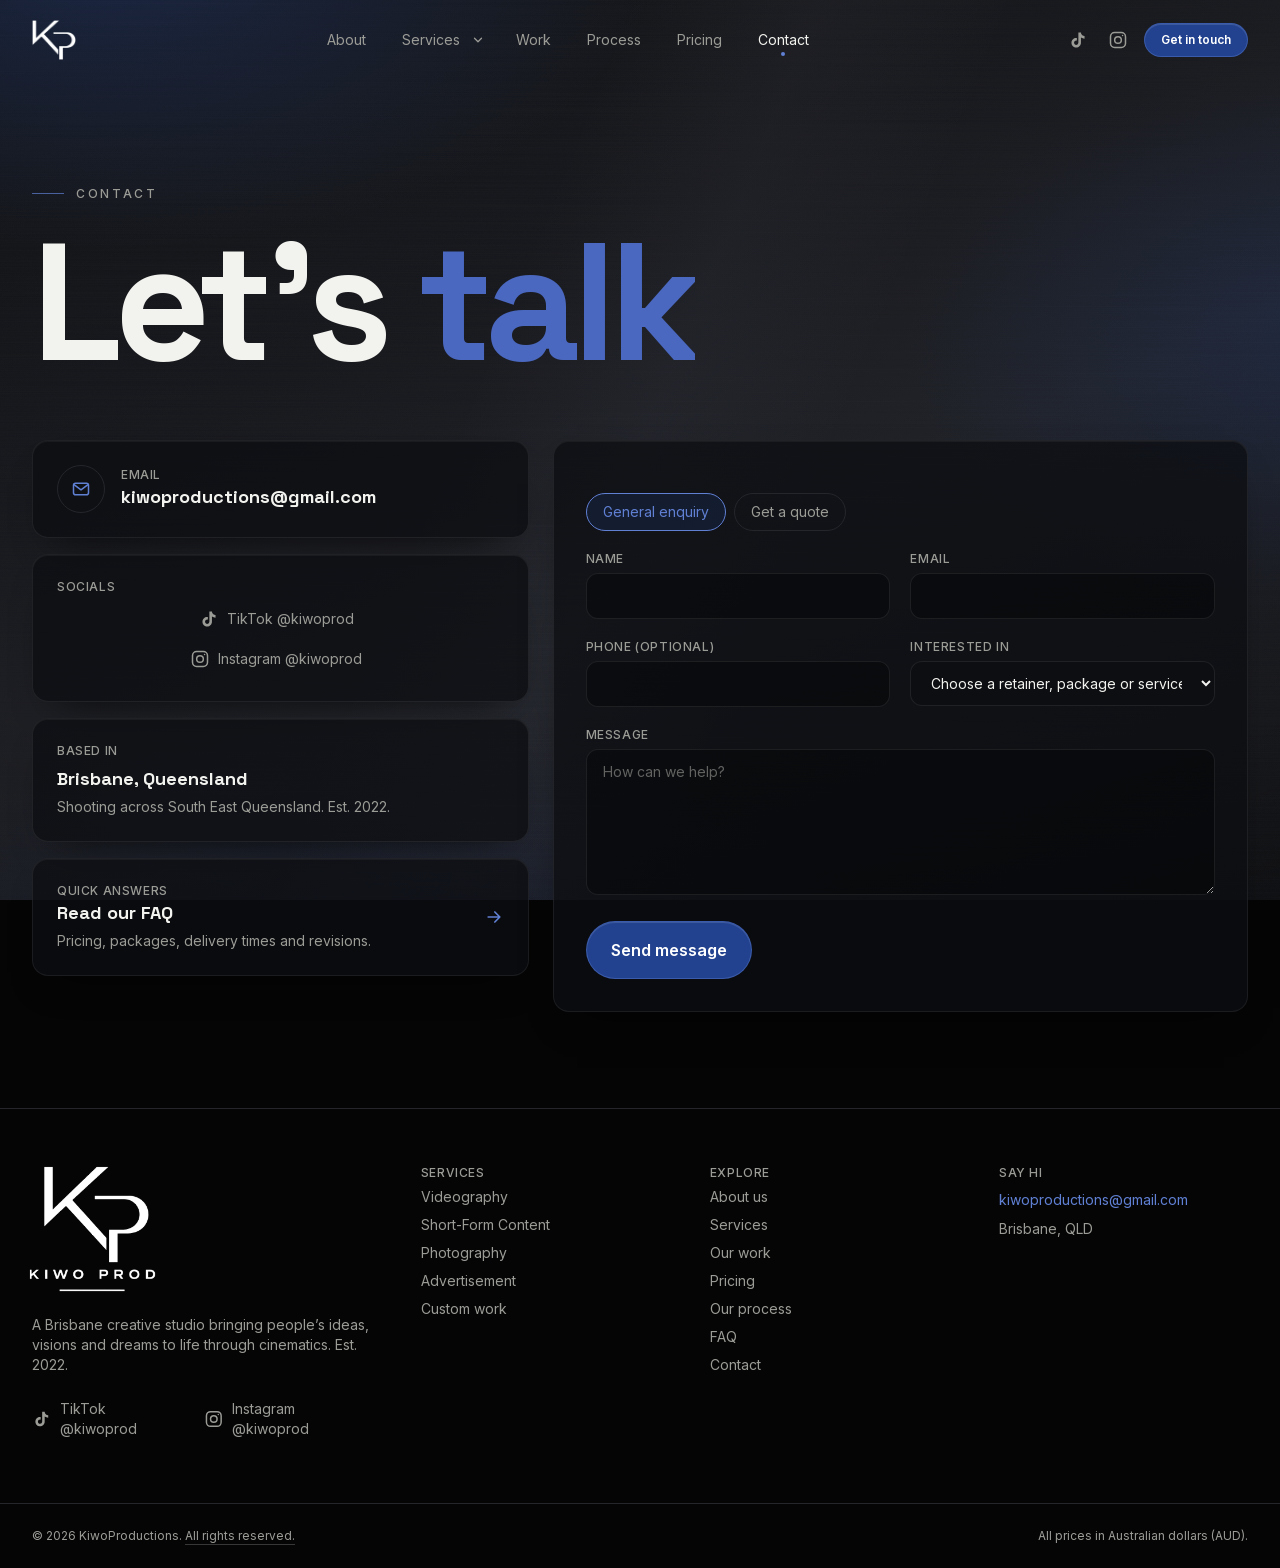
<file: contact.html>
<!DOCTYPE html><html lang="en-AU" class="__variable_94deb5 __variable_d8ebd1"><head><meta charSet="utf-8"/><meta name="viewport" content="width=device-width, initial-scale=1"/><link rel="stylesheet" href="site.css"/><meta name="theme-color" content="#050506"/><meta name="color-scheme" content="dark"/><title>Contact | Kiwo Productions</title><meta name="description" content="Enquiries and quotes. Email kiwoproductions@gmail.com or send a message."/><meta property="og:title" content="Kiwo Productions | Your vision, our creation"/><meta property="og:description" content="Brisbane videography, photography and advertising. Est. 2022."/><meta property="og:site_name" content="Kiwo Productions"/><meta property="og:locale" content="en_AU"/><meta property="og:image:type" content="image/png"/><meta property="og:image:width" content="1200"/><meta property="og:image:height" content="630"/><meta property="og:image" content="https://www.kiwoproductions.com.au/og-image.png"/><meta property="og:type" content="website"/><meta name="twitter:card" content="summary_large_image"/><meta name="twitter:title" content="Kiwo Productions | Your vision, our creation"/><meta name="twitter:description" content="Brisbane videography, photography and advertising. Est. 2022."/><meta name="twitter:image:type" content="image/png"/><meta name="twitter:image:width" content="1200"/><meta name="twitter:image:height" content="630"/><meta name="twitter:image" content="https://www.kiwoproductions.com.au/og-image.png"/><link rel="icon" href="icon.png" type="image/png" sizes="512x512"/><link rel="apple-touch-icon" href="apple-icon.png" type="image/png" sizes="180x180"/><script>document.documentElement.classList.add('js');setTimeout(function(){if(!window.kiwoReady)document.documentElement.classList.remove('js')},2500)</script><script src="site.js" defer></script></head><body><a href="#main" class="sr-only focus:not-sr-only focus:fixed focus:left-4 focus:top-4 focus:z-[100] focus:rounded-full focus:bg-accent-fill focus:text-white focus:px-4 focus:py-2 focus:text-ink">Skip to content</a><header class="fixed inset-x-0 top-0 z-50 transition-colors duration-300 border-b border-transparent"><div class="container-x flex h-16 items-center justify-between gap-4 md:h-20"><a class="group inline-flex shrink-0 items-center " aria-label="KiwoProductions home" href="index.html"><img alt="KIWO PROD" width="374" height="343" decoding="async" class="w-auto transition-transform duration-300 ease-out group-hover:scale-105 h-9 md:h-10" src="kiwo-mark.png"></a><nav class="hidden items-center gap-1 md:flex" aria-label="Main"><a class="relative rounded-full px-2.5 py-2 text-sm transition-colors lg:px-4 hover:text-fg text-muted" href="about.html">About</a><div class="relative"><div class="flex items-center"><a class="relative rounded-full py-2 pl-2.5 pr-1 text-sm transition-colors lg:pl-4 hover:text-fg text-muted" href="services.html">Services</a><button type="button" aria-expanded="false" aria-controls="services-menu" aria-label="Show services" class="mr-1 flex h-7 w-7 items-center justify-center rounded-full transition hover:text-fg text-muted"><svg viewBox="0 0 24 24" class="h-3.5 w-3.5 transition-transform " fill="none" stroke="currentColor" stroke-width="2.2" aria-hidden="true"><path d="m6 9 6 6 6-6" stroke-linecap="round" stroke-linejoin="round"></path></svg></button></div><div id="services-menu" hidden class="absolute left-1/2 top-full z-50 w-[22rem] -translate-x-1/2 pt-3"><div class="overflow-hidden rounded-2xl border border-white/[0.08] bg-obsidian/95 p-2 shadow-[0_24px_60px_-20px_rgba(0,0,0,0.9)] backdrop-blur-xl"><ul><li><a href="videography.html" class="block rounded-xl px-4 py-3 transition hover:bg-white/[0.04]"><span class="block font-display text-[15px] font-bold text-fg">Videography</span><span class="mt-0.5 block text-xs leading-snug text-muted">Brand films, YouTube, events, interviews and more. Planned, filmed and edited end to end.</span></a></li><li><a href="short-form-content.html" class="block rounded-xl px-4 py-3 transition hover:bg-white/[0.04]"><span class="block font-display text-[15px] font-bold text-fg">Short-Form Content</span><span class="mt-0.5 block text-xs leading-snug text-muted">TikToks, Reels and Shorts up to 60 seconds, filmed, edited and captioned to perform.</span></a></li><li><a href="photography.html" class="block rounded-xl px-4 py-3 transition hover:bg-white/[0.04]"><span class="block font-display text-[15px] font-bold text-fg">Photography</span><span class="mt-0.5 block text-xs leading-snug text-muted">Portraits, products, food, venues and events. Every photo edited and ready to post.</span></a></li><li><a href="advertisement.html" class="block rounded-xl px-4 py-3 transition hover:bg-white/[0.04]"><span class="block font-display text-[15px] font-bold text-fg">Advertisement</span><span class="mt-0.5 block text-xs leading-snug text-muted">Ad creative built to convert, for businesses of every kind and size.</span></a></li></ul><a href="services.html" class="mt-1 flex items-center justify-between rounded-xl border-t border-white/[0.06] px-4 py-3 text-sm font-semibold text-accent hover:bg-white/[0.04]">All services <span aria-hidden="true">→</span></a></div></div></div><a class="relative rounded-full px-2.5 py-2 text-sm transition-colors lg:px-4 hover:text-fg text-muted" href="work.html">Work</a><a class="relative rounded-full px-2.5 py-2 text-sm transition-colors lg:px-4 hover:text-fg text-muted" href="process.html">Process</a><a class="relative rounded-full px-2.5 py-2 text-sm transition-colors lg:px-4 hover:text-fg text-muted" href="pricing.html">Pricing</a><a class="relative rounded-full px-2.5 py-2 text-sm transition-colors lg:px-4 hover:text-fg text-fg" href="contact.html">Contact<span class="absolute bottom-0.5 left-1/2 h-1 w-1 -translate-x-1/2 rounded-full bg-accent"></span></a></nav><div class="flex items-center gap-2"><div class="flex items-center gap-1 hidden sm:flex md:hidden lg:flex"><a href="https://www.tiktok.com/@kiwoprod" target="_blank" rel="noopener noreferrer" class="inline-flex items-center gap-2 rounded-full p-2 text-muted transition hover:-translate-y-0.5 hover:text-accent" aria-label="KiwoProductions on TikTok"><svg viewBox="0 0 24 24" fill="currentColor" class="h-5 w-5" aria-hidden="true"><path d="M16.6 5.82A4.28 4.28 0 0 1 15.54 3h-3.09v12.4a2.59 2.59 0 0 1-2.59 2.5c-1.42 0-2.6-1.16-2.6-2.6 0-1.72 1.66-3.01 3.37-2.48V9.66c-3.45-.46-6.47 2.22-6.47 5.64 0 3.33 2.76 5.7 5.69 5.7 3.14 0 5.69-2.55 5.69-5.7V9.01a7.35 7.35 0 0 0 4.3 1.38V7.3s-1.88.09-3.24-1.48Z"></path></svg></a><a href="https://www.instagram.com/kiwoprod" target="_blank" rel="noopener noreferrer" class="inline-flex items-center gap-2 rounded-full p-2 text-muted transition hover:-translate-y-0.5 hover:text-accent" aria-label="KiwoProductions on Instagram"><svg viewBox="0 0 24 24" fill="none" stroke="currentColor" stroke-width="1.8" class="h-5 w-5" aria-hidden="true"><rect x="3" y="3" width="18" height="18" rx="5"></rect><circle cx="12" cy="12" r="4"></circle><circle cx="17.5" cy="6.5" r="0.9" fill="currentColor" stroke="none"></circle></svg></a></div><a class="btn-primary btn-sm hidden md:inline-flex" href="contact.html">Get in touch</a><button type="button" class="relative z-50 flex h-10 w-10 items-center justify-center rounded-full border border-line md:hidden" aria-expanded="false" aria-controls="mobile-menu" aria-label="Open menu"><span class="absolute h-0.5 w-4 bg-fg transition -translate-y-1"></span><span class="absolute h-0.5 w-4 bg-fg transition translate-y-1"></span></button></div></div></header><div id="mobile-menu" hidden class="fixed inset-x-0 bottom-0 top-16 z-40 flex flex-col overflow-y-auto bg-obsidian px-5 pb-10 pt-6 md:hidden"><nav class="flex flex-col" aria-label="Mobile"><div data-menu-item><a href="index.html" class="block border-b border-line py-4 font-display text-4xl font-bold tracking-tight">Home</a></div><div data-menu-item><a href="about.html" class="block border-b border-line py-4 font-display text-4xl font-bold tracking-tight">About</a></div><div data-menu-item><button type="button" aria-expanded="false" aria-controls="mobile-services" class="flex w-full items-center justify-between border-b border-line py-4 text-left font-display text-4xl font-bold tracking-tight">Services<svg viewBox="0 0 24 24" class="h-7 w-7 shrink-0 transition-transform duration-300 text-muted" fill="none" stroke="currentColor" stroke-width="2.2" aria-hidden="true"><path d="m6 9 6 6 6-6" stroke-linecap="round" stroke-linejoin="round"></path></svg></button><div id="mobile-services" hidden class="overflow-hidden"><ul class="border-b border-line py-2 pl-4"><li><a href="videography.html" class="flex items-center gap-3 py-2.5 font-display text-xl font-bold text-fg/80"><span class="h-1.5 w-1.5 rounded-full bg-accent" aria-hidden="true"></span>Videography</a></li><li><a href="short-form-content.html" class="flex items-center gap-3 py-2.5 font-display text-xl font-bold text-fg/80"><span class="h-1.5 w-1.5 rounded-full bg-accent" aria-hidden="true"></span>Short-Form Content</a></li><li><a href="photography.html" class="flex items-center gap-3 py-2.5 font-display text-xl font-bold text-fg/80"><span class="h-1.5 w-1.5 rounded-full bg-accent" aria-hidden="true"></span>Photography</a></li><li><a href="advertisement.html" class="flex items-center gap-3 py-2.5 font-display text-xl font-bold text-fg/80"><span class="h-1.5 w-1.5 rounded-full bg-accent" aria-hidden="true"></span>Advertisement</a></li><li><a href="services.html" class="flex items-center gap-3 py-2.5 text-sm font-semibold text-muted">All services <span aria-hidden="true">→</span></a></li></ul></div></div><div data-menu-item><a href="work.html" class="block border-b border-line py-4 font-display text-4xl font-bold tracking-tight">Work</a></div><div data-menu-item><a href="process.html" class="block border-b border-line py-4 font-display text-4xl font-bold tracking-tight">Process</a></div><div data-menu-item><a href="pricing.html" class="block border-b border-line py-4 font-display text-4xl font-bold tracking-tight">Pricing</a></div><div data-menu-item><a href="contact.html" class="block border-b border-line py-4 font-display text-4xl font-bold tracking-tight text-accent">Contact</a></div><div data-menu-item><a href="faq.html" class="block border-b border-line py-4 font-display text-4xl font-bold tracking-tight">FAQ</a></div></nav><div class="mt-8 flex flex-col gap-3"><a href="contact.html" class="btn-primary w-full py-4 text-base">Get in touch</a><a href="pricing.html" class="btn-ghost w-full py-4 text-base">See pricing</a><div class="flex items-center gap-1 justify-center pt-2">
<a href="https://www.tiktok.com/@kiwoprod" target="_blank" rel="noopener noreferrer" class="inline-flex items-center gap-2 rounded-full p-2 text-muted transition hover:-translate-y-0.5 hover:text-accent" aria-label="KiwoProductions on TikTok"><svg viewBox="0 0 24 24" fill="currentColor" class="h-5 w-5" aria-hidden="true"><path d="M16.6 5.82A4.28 4.28 0 0 1 15.54 3h-3.09v12.4a2.59 2.59 0 0 1-2.59 2.5c-1.42 0-2.6-1.16-2.6-2.6 0-1.72 1.66-3.01 3.37-2.48V9.66c-3.45-.46-6.47 2.22-6.47 5.64 0 3.33 2.76 5.7 5.69 5.7 3.14 0 5.69-2.55 5.69-5.7V9.01a7.35 7.35 0 0 0 4.3 1.38V7.3s-1.88.09-3.24-1.48Z"></path></svg><span class="text-sm">TikTok @kiwoprod</span></a>
<a href="https://www.instagram.com/kiwoprod" target="_blank" rel="noopener noreferrer" class="inline-flex items-center gap-2 rounded-full p-2 text-muted transition hover:-translate-y-0.5 hover:text-accent" aria-label="KiwoProductions on Instagram"><svg viewBox="0 0 24 24" fill="none" stroke="currentColor" stroke-width="1.8" class="h-5 w-5" aria-hidden="true"><rect x="3" y="3" width="18" height="18" rx="5"></rect><circle cx="12" cy="12" r="4"></circle><circle cx="17.5" cy="6.5" r="0.9" fill="currentColor" stroke="none"></circle></svg><span class="text-sm">Instagram @kiwoprod</span></a>
</div></div></div><main id="main" class="min-h-[70vh] pt-16 md:pt-20"><div><section class="container-x pb-24 pt-16 md:pt-24"><div data-anim style="--y:16px"><p class="eyebrow">Contact</p></div><div class="mb-12 mt-6"><h1 class="h-display text-[clamp(3.25rem,13vw,11rem)]" aria-label="Let’s talk"><span class="block" aria-hidden="true"><span class="inline-block overflow-hidden pb-[0.08em] align-bottom"><span class="inline-block " data-anim="word" style="--y:110%">Let’s </span></span><span class="inline-block overflow-hidden pb-[0.08em] align-bottom"><span class="inline-block text-accent-deep" data-anim="word" style="--y:110%">talk</span></span></span></h1></div><div class="grid gap-6 lg:grid-cols-[1fr_1.4fr]"><div class="space-y-4" data-anim style="--y:28px"><a href="mailto:kiwoproductions@gmail.com" class="card card-hover group flex items-center gap-4 p-6"><span class="flex h-12 w-12 shrink-0 items-center justify-center rounded-full border border-line text-accent transition group-hover:border-accent"><svg viewBox="0 0 24 24" fill="none" stroke="currentColor" stroke-width="1.8" class="h-5 w-5" aria-hidden="true"><rect x="3" y="5" width="18" height="14" rx="2.5"></rect><path d="m4 7 8 6 8-6" stroke-linecap="round" stroke-linejoin="round"></path></svg></span><span class="min-w-0"><span class="label mb-0">Email</span><span class="block break-all font-display text-lg font-bold">kiwoproductions@gmail.com</span></span></a><div class="card p-6"><p class="label">Socials</p><div class="flex items-center gap-1 -ml-2 flex-col items-start"><a href="https://www.tiktok.com/@kiwoprod" target="_blank" rel="noopener noreferrer" class="inline-flex items-center gap-2 rounded-full p-2 text-muted transition hover:-translate-y-0.5 hover:text-accent" aria-label="KiwoProductions on TikTok"><svg viewBox="0 0 24 24" fill="currentColor" class="h-5 w-5" aria-hidden="true"><path d="M16.6 5.82A4.28 4.28 0 0 1 15.54 3h-3.09v12.4a2.59 2.59 0 0 1-2.59 2.5c-1.42 0-2.6-1.16-2.6-2.6 0-1.72 1.66-3.01 3.37-2.48V9.66c-3.45-.46-6.47 2.22-6.47 5.64 0 3.33 2.76 5.7 5.69 5.7 3.14 0 5.69-2.55 5.69-5.7V9.01a7.35 7.35 0 0 0 4.3 1.38V7.3s-1.88.09-3.24-1.48Z"></path></svg><span class="text-sm">TikTok @kiwoprod</span></a><a href="https://www.instagram.com/kiwoprod" target="_blank" rel="noopener noreferrer" class="inline-flex items-center gap-2 rounded-full p-2 text-muted transition hover:-translate-y-0.5 hover:text-accent" aria-label="KiwoProductions on Instagram"><svg viewBox="0 0 24 24" fill="none" stroke="currentColor" stroke-width="1.8" class="h-5 w-5" aria-hidden="true"><rect x="3" y="3" width="18" height="18" rx="5"></rect><circle cx="12" cy="12" r="4"></circle><circle cx="17.5" cy="6.5" r="0.9" fill="currentColor" stroke="none"></circle></svg><span class="text-sm">Instagram @kiwoprod</span></a></div></div><div class="card p-6"><p class="label">Based in</p><p class="font-display text-lg font-bold">Brisbane, Queensland</p><p class="mt-1 text-sm text-muted">Shooting across South East Queensland. Est. 2022.</p></div><a class="card card-hover group flex items-center justify-between gap-4 p-6" href="faq.html"><span><span class="label mb-0">Quick answers</span><span class="block font-display text-lg font-bold">Read our FAQ</span><span class="mt-1 block text-sm text-muted">Pricing, packages, delivery times and revisions.</span></span><svg viewBox="0 0 24 24" fill="none" stroke="currentColor" stroke-width="2" class="h-5 w-5 shrink-0 text-accent transition-transform group-hover:translate-x-1" aria-hidden="true"><path d="M5 12h14M13 6l6 6-6 6" stroke-linecap="round" stroke-linejoin="round"></path></svg></a></div><div id="enquiry-form" class="scroll-mt-24 md:scroll-mt-28"><form id="contact-form" class="card relative space-y-5 p-6 md:p-8" action="https://formsubmit.co/kiwoproductions@gmail.com" method="POST" novalidate>
<input type="hidden" name="_subject" value="New enquiry from the website">
<input type="hidden" name="_template" value="table">
<input type="hidden" name="_captcha" value="false">
<input type="hidden" name="_next" value="https://www.kiwoproductions.com.au/thanks.html">
<input type="hidden" name="Listed price" value="">
<div class="absolute left-[-9999px] h-0 w-0 overflow-hidden" aria-hidden="true"><label>Website<input type="text" name="_honey" tabindex="-1" autocomplete="off"></label></div>
<div class="flex gap-2" role="radiogroup" aria-label="Enquiry type">
<label data-kind="enquiry" class="cursor-pointer rounded-full border px-4 py-2 text-sm transition border-accent bg-accent-dim text-accent"><input type="radio" class="sr-only" name="Enquiry type" value="General enquiry" checked>General enquiry</label>
<label data-kind="quote" class="cursor-pointer rounded-full border px-4 py-2 text-sm transition border-line text-muted hover:text-fg"><input type="radio" class="sr-only" name="Enquiry type" value="Quote request">Get a quote</label>
</div>
<div class="grid gap-5 sm:grid-cols-2">
<div><label for="name" class="label">Name</label><input id="name" name="Name" class="input" autocomplete="name" required minlength="2" maxlength="100" data-error="Enter your name"></div>
<div><label for="email" class="label">Email</label><input id="email" name="email" type="email" class="input" autocomplete="email" required maxlength="200" data-error="Enter a valid email"></div>
<div><label for="phone" class="label">Phone (optional)</label><input id="phone" name="Phone" type="tel" class="input" autocomplete="tel" maxlength="30"></div>
<div><label for="service" class="label">Interested in</label><select id="service" name="Interested in" class="input"><option value="">Choose a retainer, package or service</option><optgroup label="Monthly retainers"><option value="Kiwo Essentials (monthly retainer)" data-retainer>Kiwo Essentials · $299.99 / month</option><option value="Growth Partner (monthly retainer)" data-retainer>Growth Partner · $500.00 / month</option><option value="Brand Authority (monthly retainer)" data-retainer>Brand Authority · $999.00 / month</option></optgroup><optgroup label="Content packages"><option value="Starter Pack">Starter Pack · $199.99</option><option value="Content Drop">Content Drop · $399.99</option><option value="Creator Pack">Creator Pack · $599.99</option><option value="Brand Day Package">Brand Day Package · $849.99</option></optgroup><optgroup label="Single services"><option value="10 Edited Stills">10 Edited Stills · $99.99</option><option value="Short-Form Video">Short-Form Video · $149.99</option><option value="Long-Form Video">Long-Form Video · from $499.99</option></optgroup><optgroup label="Our services"><option value="Videography">Videography</option><option value="Short-Form Content">Short-Form Content</option><option value="Photography">Photography</option><option value="Advertisement">Advertisement</option></optgroup><optgroup label="Other"><option value="Custom project / something else">Custom project / something else</option><option value="Not sure yet">Not sure yet</option></optgroup></select></div>
<div id="term-wrap" class="sm:col-span-2" hidden><label for="term" class="label">Contract length</label><select id="term" name="Retainer contract length" class="input" disabled><option value="">Not sure yet</option><option value="3 months">3 months</option><option value="6 months">6 months</option><option value="12 months">12 months</option></select><p class="mt-1.5 text-xs text-muted">Retainers run on a 3, 6 or 12-month contract.</p></div>
</div>
<div><label for="message" class="label" data-label-enquiry="Message" data-label-quote="Project details">Message</label><textarea id="message" name="Message" rows="6" minlength="10" maxlength="3000" required class="input resize-y" placeholder="How can we help?" data-placeholder-quote="Length, locations, deadline, anything extra you need…" data-error="Tell us a little more (10+ characters)"></textarea></div>
<p id="form-status" class="rounded-xl border px-4 py-3 text-sm border-red-400/40 bg-red-400/5 text-red-200" role="alert" hidden></p>
<button type="submit" class="btn-primary w-full py-4 text-base sm:w-auto" data-text-enquiry="Send message" data-text-quote="Request a quote">Send message</button>
</form></div></div></section></div></main><footer class="border-t border-line"><div class="container-x grid gap-10 py-14 sm:grid-cols-2 lg:grid-cols-[1.4fr_1fr_1fr_1fr]"><div class="space-y-4"><a class="group inline-flex shrink-0 items-center -ml-1" aria-label="KiwoProductions home" href="index.html"><img alt="KIWO PROD" loading="lazy" width="449" height="444" decoding="async" class="w-auto transition-transform duration-300 ease-out group-hover:scale-105 h-28 md:h-32" src="kiwo-logo.png"></a><p class="max-w-sm text-sm text-muted">A Brisbane creative studio bringing people’s ideas, visions and dreams to life through cinematics. Est. 2022.</p><div class="flex items-center gap-1 -ml-2"><a href="https://www.tiktok.com/@kiwoprod" target="_blank" rel="noopener noreferrer" class="inline-flex items-center gap-2 rounded-full p-2 text-muted transition hover:-translate-y-0.5 hover:text-accent" aria-label="KiwoProductions on TikTok"><svg viewBox="0 0 24 24" fill="currentColor" class="h-5 w-5" aria-hidden="true"><path d="M16.6 5.82A4.28 4.28 0 0 1 15.54 3h-3.09v12.4a2.59 2.59 0 0 1-2.59 2.5c-1.42 0-2.6-1.16-2.6-2.6 0-1.72 1.66-3.01 3.37-2.48V9.66c-3.45-.46-6.47 2.22-6.47 5.64 0 3.33 2.76 5.7 5.69 5.7 3.14 0 5.69-2.55 5.69-5.7V9.01a7.35 7.35 0 0 0 4.3 1.38V7.3s-1.88.09-3.24-1.48Z"></path></svg><span class="text-sm">TikTok @kiwoprod</span></a><a href="https://www.instagram.com/kiwoprod" target="_blank" rel="noopener noreferrer" class="inline-flex items-center gap-2 rounded-full p-2 text-muted transition hover:-translate-y-0.5 hover:text-accent" aria-label="KiwoProductions on Instagram"><svg viewBox="0 0 24 24" fill="none" stroke="currentColor" stroke-width="1.8" class="h-5 w-5" aria-hidden="true"><rect x="3" y="3" width="18" height="18" rx="5"></rect><circle cx="12" cy="12" r="4"></circle><circle cx="17.5" cy="6.5" r="0.9" fill="currentColor" stroke="none"></circle></svg><span class="text-sm">Instagram @kiwoprod</span></a></div></div><div><p class="label">Services</p><ul class="space-y-2 text-sm"><li><a class="text-muted transition hover:text-accent" href="videography.html">Videography</a></li><li><a class="text-muted transition hover:text-accent" href="short-form-content.html">Short-Form Content</a></li><li><a class="text-muted transition hover:text-accent" href="photography.html">Photography</a></li><li><a class="text-muted transition hover:text-accent" href="advertisement.html">Advertisement</a></li><li><a class="text-muted transition hover:text-accent" href="contact.html?type=quote#enquiry-form">Custom work</a></li></ul></div><div><p class="label">Explore</p><ul class="space-y-2 text-sm"><li><a class="text-muted transition hover:text-accent" href="about.html">About us</a></li><li><a class="text-muted transition hover:text-accent" href="services.html">Services</a></li><li><a class="text-muted transition hover:text-accent" href="work.html">Our work</a></li><li><a class="text-muted transition hover:text-accent" href="pricing.html">Pricing</a></li><li><a class="text-muted transition hover:text-accent" href="process.html">Our process</a></li><li><a class="text-muted transition hover:text-accent" href="faq.html">FAQ</a></li><li><a class="text-muted transition hover:text-accent" href="contact.html">Contact</a></li></ul></div><div><p class="label">Say hi</p><a href="mailto:kiwoproductions@gmail.com" class="link break-all text-sm">kiwoproductions@gmail.com</a><p class="mt-2 text-sm text-muted">Brisbane, QLD</p></div></div><div class="container-x flex flex-col gap-2 border-t border-line py-6 text-xs text-muted sm:flex-row sm:justify-between"><p>© 2026 KiwoProductions. <a class="underline decoration-white/20 underline-offset-4 transition hover:text-accent hover:decoration-accent" href="legal.html">All rights reserved.</a></p><p>All prices in Australian dollars (AUD).</p></div></footer></body></html>
</file>
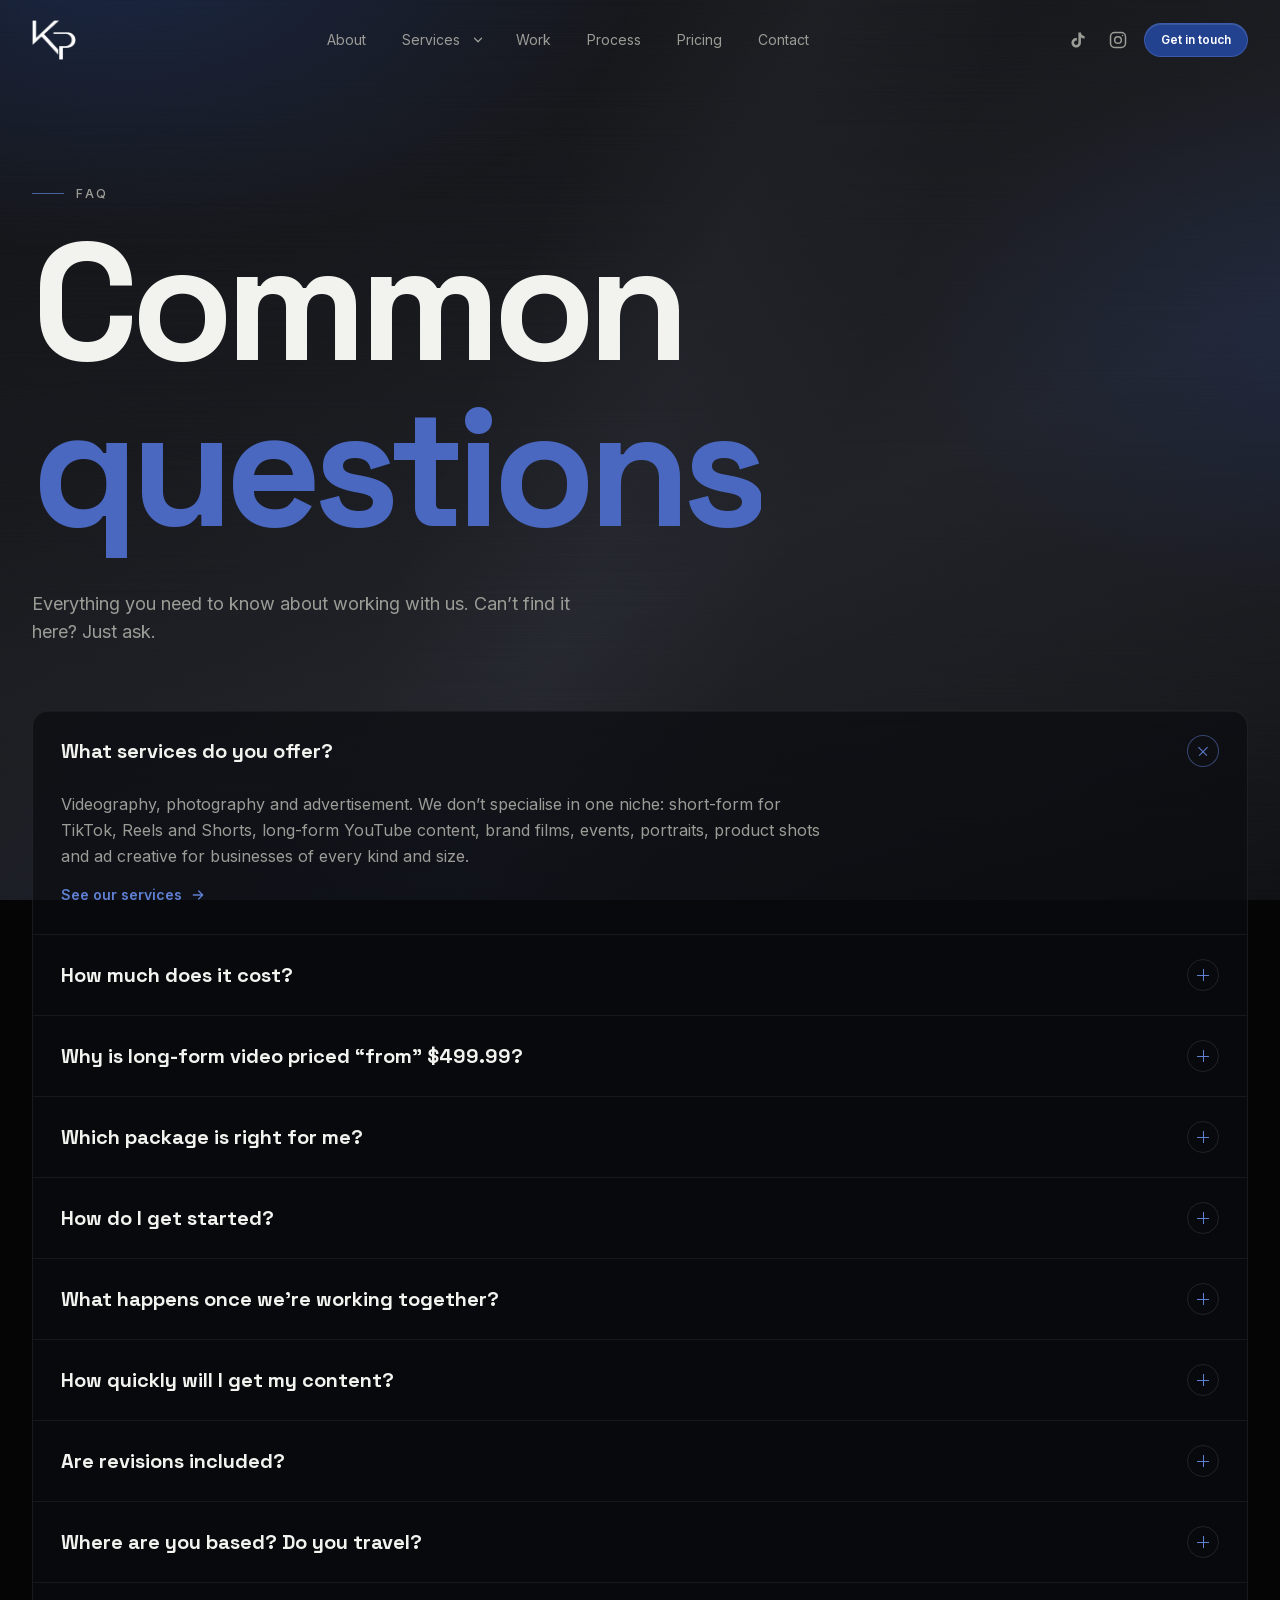
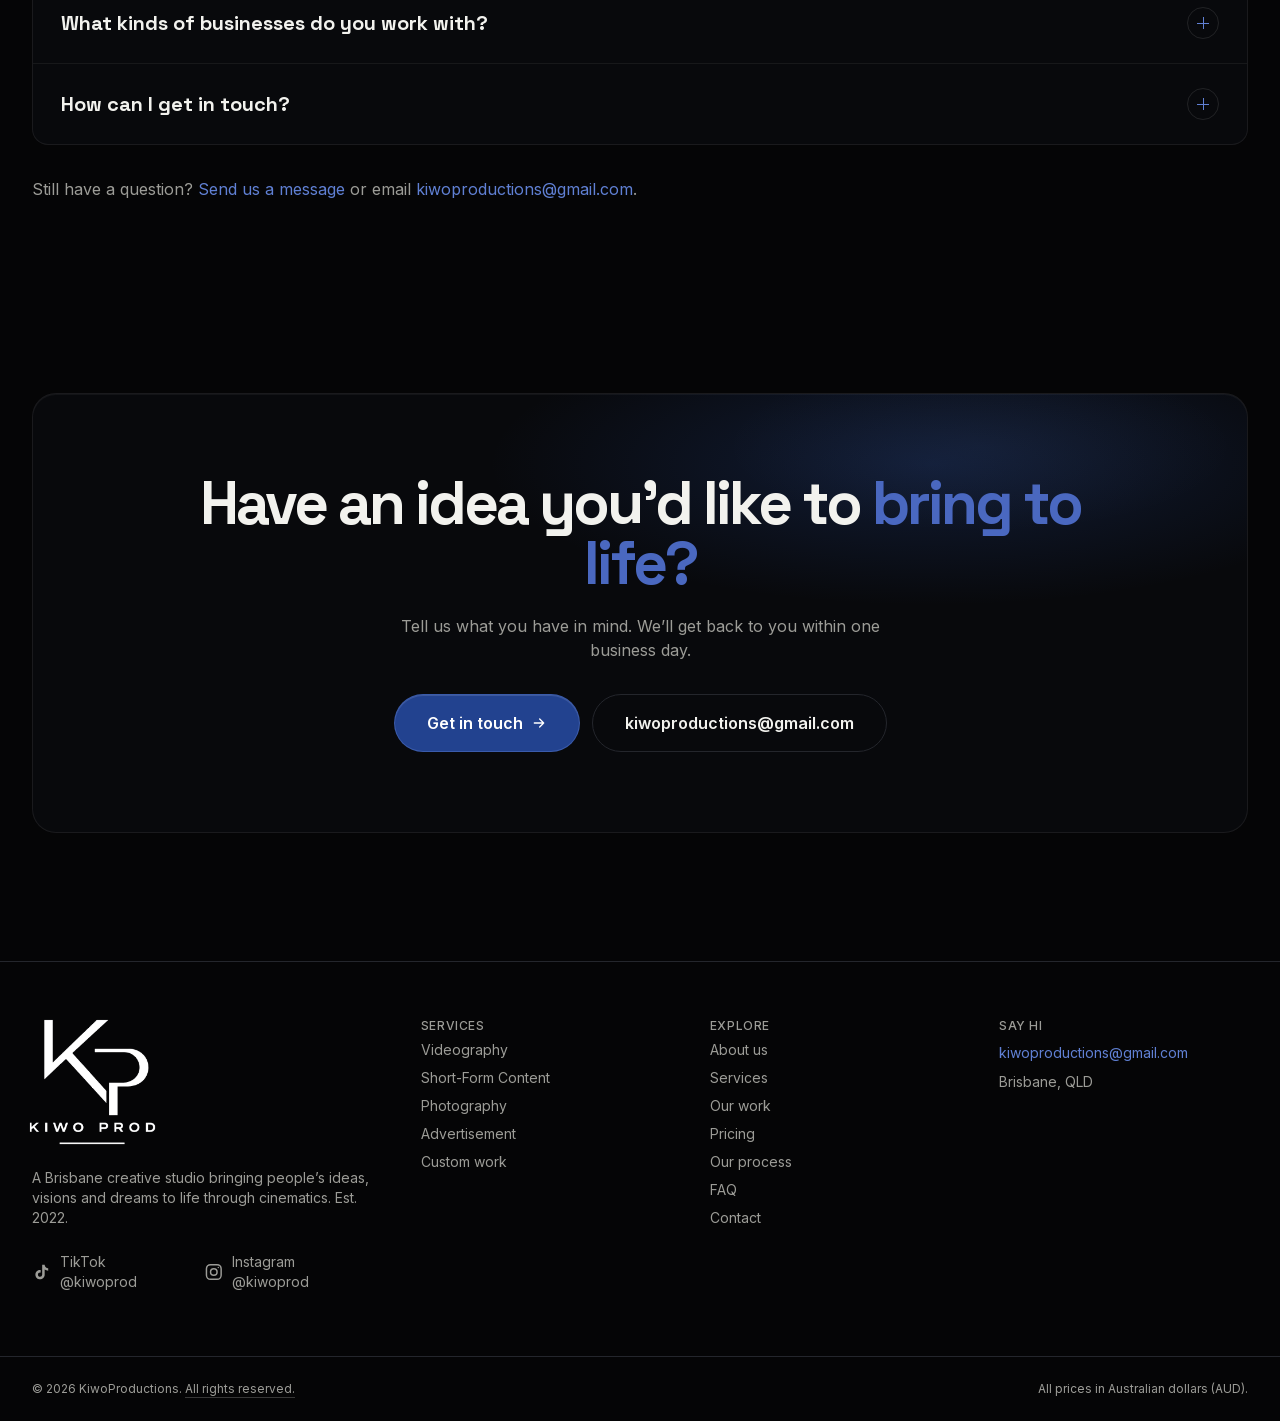
<file: faq.html>
<!DOCTYPE html><html lang="en-AU" class="__variable_94deb5 __variable_d8ebd1"><head><meta charSet="utf-8"/><meta name="viewport" content="width=device-width, initial-scale=1"/><link rel="stylesheet" href="site.css"/><meta name="theme-color" content="#050506"/><meta name="color-scheme" content="dark"/><title>FAQ | Kiwo Productions</title><meta name="description" content="Answers about KiwoProductions services, pricing in AUD, packages, delivery times, revisions and where we shoot."/><meta property="og:title" content="Kiwo Productions | Your vision, our creation"/><meta property="og:description" content="Brisbane videography, photography and advertising. Est. 2022."/><meta property="og:site_name" content="Kiwo Productions"/><meta property="og:locale" content="en_AU"/><meta property="og:image:type" content="image/png"/><meta property="og:image:width" content="1200"/><meta property="og:image:height" content="630"/><meta property="og:image" content="https://www.kiwoproductions.com.au/og-image.png"/><meta property="og:type" content="website"/><meta name="twitter:card" content="summary_large_image"/><meta name="twitter:title" content="Kiwo Productions | Your vision, our creation"/><meta name="twitter:description" content="Brisbane videography, photography and advertising. Est. 2022."/><meta name="twitter:image:type" content="image/png"/><meta name="twitter:image:width" content="1200"/><meta name="twitter:image:height" content="630"/><meta name="twitter:image" content="https://www.kiwoproductions.com.au/og-image.png"/><link rel="icon" href="icon.png" type="image/png" sizes="512x512"/><link rel="apple-touch-icon" href="apple-icon.png" type="image/png" sizes="180x180"/><script>document.documentElement.classList.add('js');setTimeout(function(){if(!window.kiwoReady)document.documentElement.classList.remove('js')},2500)</script><script src="site.js" defer></script></head><body><a href="#main" class="sr-only focus:not-sr-only focus:fixed focus:left-4 focus:top-4 focus:z-[100] focus:rounded-full focus:bg-accent-fill focus:text-white focus:px-4 focus:py-2 focus:text-ink">Skip to content</a><header class="fixed inset-x-0 top-0 z-50 transition-colors duration-300 border-b border-transparent"><div class="container-x flex h-16 items-center justify-between gap-4 md:h-20"><a class="group inline-flex shrink-0 items-center " aria-label="KiwoProductions home" href="index.html"><img alt="KIWO PROD" width="374" height="343" decoding="async" class="w-auto transition-transform duration-300 ease-out group-hover:scale-105 h-9 md:h-10" src="kiwo-mark.png"></a><nav class="hidden items-center gap-1 md:flex" aria-label="Main"><a class="relative rounded-full px-2.5 py-2 text-sm transition-colors lg:px-4 hover:text-fg text-muted" href="about.html">About</a><div class="relative"><div class="flex items-center"><a class="relative rounded-full py-2 pl-2.5 pr-1 text-sm transition-colors lg:pl-4 hover:text-fg text-muted" href="services.html">Services</a><button type="button" aria-expanded="false" aria-controls="services-menu" aria-label="Show services" class="mr-1 flex h-7 w-7 items-center justify-center rounded-full transition hover:text-fg text-muted"><svg viewBox="0 0 24 24" class="h-3.5 w-3.5 transition-transform " fill="none" stroke="currentColor" stroke-width="2.2" aria-hidden="true"><path d="m6 9 6 6 6-6" stroke-linecap="round" stroke-linejoin="round"></path></svg></button></div><div id="services-menu" hidden class="absolute left-1/2 top-full z-50 w-[22rem] -translate-x-1/2 pt-3"><div class="overflow-hidden rounded-2xl border border-white/[0.08] bg-obsidian/95 p-2 shadow-[0_24px_60px_-20px_rgba(0,0,0,0.9)] backdrop-blur-xl"><ul><li><a href="videography.html" class="block rounded-xl px-4 py-3 transition hover:bg-white/[0.04]"><span class="block font-display text-[15px] font-bold text-fg">Videography</span><span class="mt-0.5 block text-xs leading-snug text-muted">Brand films, YouTube, events, interviews and more. Planned, filmed and edited end to end.</span></a></li><li><a href="short-form-content.html" class="block rounded-xl px-4 py-3 transition hover:bg-white/[0.04]"><span class="block font-display text-[15px] font-bold text-fg">Short-Form Content</span><span class="mt-0.5 block text-xs leading-snug text-muted">TikToks, Reels and Shorts up to 60 seconds, filmed, edited and captioned to perform.</span></a></li><li><a href="photography.html" class="block rounded-xl px-4 py-3 transition hover:bg-white/[0.04]"><span class="block font-display text-[15px] font-bold text-fg">Photography</span><span class="mt-0.5 block text-xs leading-snug text-muted">Portraits, products, food, venues and events. Every photo edited and ready to post.</span></a></li><li><a href="advertisement.html" class="block rounded-xl px-4 py-3 transition hover:bg-white/[0.04]"><span class="block font-display text-[15px] font-bold text-fg">Advertisement</span><span class="mt-0.5 block text-xs leading-snug text-muted">Ad creative built to convert, for businesses of every kind and size.</span></a></li></ul><a href="services.html" class="mt-1 flex items-center justify-between rounded-xl border-t border-white/[0.06] px-4 py-3 text-sm font-semibold text-accent hover:bg-white/[0.04]">All services <span aria-hidden="true">→</span></a></div></div></div><a class="relative rounded-full px-2.5 py-2 text-sm transition-colors lg:px-4 hover:text-fg text-muted" href="work.html">Work</a><a class="relative rounded-full px-2.5 py-2 text-sm transition-colors lg:px-4 hover:text-fg text-muted" href="process.html">Process</a><a class="relative rounded-full px-2.5 py-2 text-sm transition-colors lg:px-4 hover:text-fg text-muted" href="pricing.html">Pricing</a><a class="relative rounded-full px-2.5 py-2 text-sm transition-colors lg:px-4 hover:text-fg text-muted" href="contact.html">Contact</a></nav><div class="flex items-center gap-2"><div class="flex items-center gap-1 hidden sm:flex md:hidden lg:flex"><a href="https://www.tiktok.com/@kiwoprod" target="_blank" rel="noopener noreferrer" class="inline-flex items-center gap-2 rounded-full p-2 text-muted transition hover:-translate-y-0.5 hover:text-accent" aria-label="KiwoProductions on TikTok"><svg viewBox="0 0 24 24" fill="currentColor" class="h-5 w-5" aria-hidden="true"><path d="M16.6 5.82A4.28 4.28 0 0 1 15.54 3h-3.09v12.4a2.59 2.59 0 0 1-2.59 2.5c-1.42 0-2.6-1.16-2.6-2.6 0-1.72 1.66-3.01 3.37-2.48V9.66c-3.45-.46-6.47 2.22-6.47 5.64 0 3.33 2.76 5.7 5.69 5.7 3.14 0 5.69-2.55 5.69-5.7V9.01a7.35 7.35 0 0 0 4.3 1.38V7.3s-1.88.09-3.24-1.48Z"></path></svg></a><a href="https://www.instagram.com/kiwoprod" target="_blank" rel="noopener noreferrer" class="inline-flex items-center gap-2 rounded-full p-2 text-muted transition hover:-translate-y-0.5 hover:text-accent" aria-label="KiwoProductions on Instagram"><svg viewBox="0 0 24 24" fill="none" stroke="currentColor" stroke-width="1.8" class="h-5 w-5" aria-hidden="true"><rect x="3" y="3" width="18" height="18" rx="5"></rect><circle cx="12" cy="12" r="4"></circle><circle cx="17.5" cy="6.5" r="0.9" fill="currentColor" stroke="none"></circle></svg></a></div><a class="btn-primary btn-sm hidden md:inline-flex" href="contact.html">Get in touch</a><button type="button" class="relative z-50 flex h-10 w-10 items-center justify-center rounded-full border border-line md:hidden" aria-expanded="false" aria-controls="mobile-menu" aria-label="Open menu"><span class="absolute h-0.5 w-4 bg-fg transition -translate-y-1"></span><span class="absolute h-0.5 w-4 bg-fg transition translate-y-1"></span></button></div></div></header><div id="mobile-menu" hidden class="fixed inset-x-0 bottom-0 top-16 z-40 flex flex-col overflow-y-auto bg-obsidian px-5 pb-10 pt-6 md:hidden"><nav class="flex flex-col" aria-label="Mobile"><div data-menu-item><a href="index.html" class="block border-b border-line py-4 font-display text-4xl font-bold tracking-tight">Home</a></div><div data-menu-item><a href="about.html" class="block border-b border-line py-4 font-display text-4xl font-bold tracking-tight">About</a></div><div data-menu-item><button type="button" aria-expanded="false" aria-controls="mobile-services" class="flex w-full items-center justify-between border-b border-line py-4 text-left font-display text-4xl font-bold tracking-tight">Services<svg viewBox="0 0 24 24" class="h-7 w-7 shrink-0 transition-transform duration-300 text-muted" fill="none" stroke="currentColor" stroke-width="2.2" aria-hidden="true"><path d="m6 9 6 6 6-6" stroke-linecap="round" stroke-linejoin="round"></path></svg></button><div id="mobile-services" hidden class="overflow-hidden"><ul class="border-b border-line py-2 pl-4"><li><a href="videography.html" class="flex items-center gap-3 py-2.5 font-display text-xl font-bold text-fg/80"><span class="h-1.5 w-1.5 rounded-full bg-accent" aria-hidden="true"></span>Videography</a></li><li><a href="short-form-content.html" class="flex items-center gap-3 py-2.5 font-display text-xl font-bold text-fg/80"><span class="h-1.5 w-1.5 rounded-full bg-accent" aria-hidden="true"></span>Short-Form Content</a></li><li><a href="photography.html" class="flex items-center gap-3 py-2.5 font-display text-xl font-bold text-fg/80"><span class="h-1.5 w-1.5 rounded-full bg-accent" aria-hidden="true"></span>Photography</a></li><li><a href="advertisement.html" class="flex items-center gap-3 py-2.5 font-display text-xl font-bold text-fg/80"><span class="h-1.5 w-1.5 rounded-full bg-accent" aria-hidden="true"></span>Advertisement</a></li><li><a href="services.html" class="flex items-center gap-3 py-2.5 text-sm font-semibold text-muted">All services <span aria-hidden="true">→</span></a></li></ul></div></div><div data-menu-item><a href="work.html" class="block border-b border-line py-4 font-display text-4xl font-bold tracking-tight">Work</a></div><div data-menu-item><a href="process.html" class="block border-b border-line py-4 font-display text-4xl font-bold tracking-tight">Process</a></div><div data-menu-item><a href="pricing.html" class="block border-b border-line py-4 font-display text-4xl font-bold tracking-tight">Pricing</a></div><div data-menu-item><a href="contact.html" class="block border-b border-line py-4 font-display text-4xl font-bold tracking-tight">Contact</a></div><div data-menu-item><a href="faq.html" class="block border-b border-line py-4 font-display text-4xl font-bold tracking-tight text-accent">FAQ</a></div></nav><div class="mt-8 flex flex-col gap-3"><a href="contact.html" class="btn-primary w-full py-4 text-base">Get in touch</a><a href="pricing.html" class="btn-ghost w-full py-4 text-base">See pricing</a><div class="flex items-center gap-1 justify-center pt-2">
<a href="https://www.tiktok.com/@kiwoprod" target="_blank" rel="noopener noreferrer" class="inline-flex items-center gap-2 rounded-full p-2 text-muted transition hover:-translate-y-0.5 hover:text-accent" aria-label="KiwoProductions on TikTok"><svg viewBox="0 0 24 24" fill="currentColor" class="h-5 w-5" aria-hidden="true"><path d="M16.6 5.82A4.28 4.28 0 0 1 15.54 3h-3.09v12.4a2.59 2.59 0 0 1-2.59 2.5c-1.42 0-2.6-1.16-2.6-2.6 0-1.72 1.66-3.01 3.37-2.48V9.66c-3.45-.46-6.47 2.22-6.47 5.64 0 3.33 2.76 5.7 5.69 5.7 3.14 0 5.69-2.55 5.69-5.7V9.01a7.35 7.35 0 0 0 4.3 1.38V7.3s-1.88.09-3.24-1.48Z"></path></svg><span class="text-sm">TikTok @kiwoprod</span></a>
<a href="https://www.instagram.com/kiwoprod" target="_blank" rel="noopener noreferrer" class="inline-flex items-center gap-2 rounded-full p-2 text-muted transition hover:-translate-y-0.5 hover:text-accent" aria-label="KiwoProductions on Instagram"><svg viewBox="0 0 24 24" fill="none" stroke="currentColor" stroke-width="1.8" class="h-5 w-5" aria-hidden="true"><rect x="3" y="3" width="18" height="18" rx="5"></rect><circle cx="12" cy="12" r="4"></circle><circle cx="17.5" cy="6.5" r="0.9" fill="currentColor" stroke="none"></circle></svg><span class="text-sm">Instagram @kiwoprod</span></a>
</div></div></div><main id="main" class="min-h-[70vh] pt-16 md:pt-20"><div><script type="application/ld+json">{"@context":"https://schema.org","@type":"FAQPage","mainEntity":[{"@type":"Question","name":"What services do you offer?","acceptedAnswer":{"@type":"Answer","text":"Videography, photography and advertisement. We don’t specialise in one niche: short-form for TikTok, Reels and Shorts, long-form YouTube content, brand films, events, portraits, product shots and ad creative for businesses of every kind and size."}},{"@type":"Question","name":"How much does it cost?","acceptedAnswer":{"@type":"Answer","text":"10 Edited Stills: $99.99. Short-Form Video: $149.99. Long-Form Video: from $499.99. Bundles: $199.99 to $849.99 (Starter Pack, Content Drop, Creator Pack, Brand Day Package). All prices are in Australian dollars (AUD) and include editing."}},{"@type":"Question","name":"Why is long-form video priced “from” $499.99?","acceptedAnswer":{"@type":"Answer","text":"Long-form (YouTube) content starts at a $499.99 base rate. The final price depends on things like length, locations, crew and any extra requirements, so we quote each one individually."}},{"@type":"Question","name":"Which package is right for me?","acceptedAnswer":{"@type":"Answer","text":"Starter Pack ($199.99): One short-form video and a set of photos, filmed and edited. Content Drop ($399.99): A quick, sharp batch of social content from a single session. Creator Pack ($599.99): The full shoot experience. Video and photo in one session, enough content to last weeks. Brand Day Package ($849.99): Full production session. Multiple looks, locations, or a large content library built in one day."}},{"@type":"Question","name":"How do I get started?","acceptedAnswer":{"@type":"Answer","text":"Send us a message through the contact page, or email us, with what you have in mind and the package or service you’re interested in. We’ll get back to you within one business day to talk through your idea and lock in a time to shoot."}},{"@type":"Question","name":"What happens once we’re working together?","acceptedAnswer":{"@type":"Answer","text":"Before the shoot we meet to plan how your video, or each video, will look, including the storyline. On the day we run through everything once more, then shoot. Afterwards we edit and deliver your content within 1–5 days, with one revision session included."}},{"@type":"Question","name":"How quickly will I get my content?","acceptedAnswer":{"@type":"Answer","text":"Between 1 and 5 days, depending on your package. Starter Pack: 1 day delivery. Content Drop: 1-2 day delivery. Creator Pack: 3 day delivery. Brand Day Package: delivered within 3-5 days, guaranteed."}},{"@type":"Question","name":"Are revisions included?","acceptedAnswer":{"@type":"Answer","text":"Yes. Every package includes one revision session. For the Brand Day Package, your revision round is done over a call that we schedule with you."}},{"@type":"Question","name":"Where are you based? Do you travel?","acceptedAnswer":{"@type":"Answer","text":"We’re based in Brisbane, Queensland, and have been since 2022. We shoot across Brisbane and South East Queensland, and travel when the project calls for it."}},{"@type":"Question","name":"What kinds of businesses do you work with?","acceptedAnswer":{"@type":"Answer","text":"All kinds: cafés, trades, gyms, salons, startups, retail, real estate and more, as well as creators and personal brands."}},{"@type":"Question","name":"How can I get in touch?","acceptedAnswer":{"@type":"Answer","text":"Email us at kiwoproductions@gmail.com, send a message through the contact page, or find us on TikTok and Instagram at @kiwoprod."}}]}</script><section class="container-x pb-12 pt-16 md:pb-16 md:pt-24"><div data-anim style="--y:16px"><p class="eyebrow">FAQ</p></div><div class="mt-6"><h1 class="h-display text-[clamp(3.25rem,13vw,11rem)]" aria-label="Common questions"><span class="block" aria-hidden="true"><span class="inline-block overflow-hidden pb-[0.08em] align-bottom"><span class="inline-block " data-anim="word" style="--y:110%">Common</span></span></span><span class="block" aria-hidden="true"><span class="inline-block overflow-hidden pb-[0.08em] align-bottom"><span class="inline-block text-accent-deep" data-anim="word" style="--y:110%">questions</span></span></span></h1></div><div class="mt-8 max-w-xl" data-anim style="--y:16px"><p class="text-lg text-muted">Everything you need to know about working with us. Can’t find it here? Just ask.</p></div></section><section class="container-x pb-16"><div data-anim style="--y:28px"><div class="overflow-hidden rounded-2xl border border-white/[0.07] bg-[#0B0C10]/70 shadow-[inset_0_1px_0_rgba(255,255,255,0.04)]"><details class="group border-t border-white/[0.06] first:border-t-0" open=""><summary class="flex cursor-pointer list-none items-center justify-between gap-6 px-5 py-5 transition hover:bg-white/[0.02] md:px-7 md:py-6 [&amp;::-webkit-details-marker]:hidden"><span class="font-display text-lg font-bold md:text-xl">What services do you offer?</span><span aria-hidden="true" class="relative flex h-8 w-8 shrink-0 items-center justify-center rounded-full border border-white/[0.1] text-accent transition group-open:rotate-45 group-open:border-accent/50"><span class="absolute h-px w-3 bg-current"></span><span class="absolute h-3 w-px bg-current"></span></span></summary><div class="px-5 pb-6 md:px-7 md:pb-7"><p class="max-w-3xl leading-relaxed text-muted">Videography, photography and advertisement. We don’t specialise in one niche: short-form for TikTok, Reels and Shorts, long-form YouTube content, brand films, events, portraits, product shots and ad creative for businesses of every kind and size.</p><a class="group/link mt-4 inline-flex items-center gap-2 text-sm font-semibold text-accent" href="services.html">See our services <svg viewBox="0 0 24 24" fill="none" stroke="currentColor" stroke-width="2" class="h-4 w-4 transition-transform group-hover/link:translate-x-1" aria-hidden="true"><path d="M5 12h14M13 6l6 6-6 6" stroke-linecap="round" stroke-linejoin="round"></path></svg></a></div></details><details class="group border-t border-white/[0.06] first:border-t-0"><summary class="flex cursor-pointer list-none items-center justify-between gap-6 px-5 py-5 transition hover:bg-white/[0.02] md:px-7 md:py-6 [&amp;::-webkit-details-marker]:hidden"><span class="font-display text-lg font-bold md:text-xl">How much does it cost?</span><span aria-hidden="true" class="relative flex h-8 w-8 shrink-0 items-center justify-center rounded-full border border-white/[0.1] text-accent transition group-open:rotate-45 group-open:border-accent/50"><span class="absolute h-px w-3 bg-current"></span><span class="absolute h-3 w-px bg-current"></span></span></summary><div class="px-5 pb-6 md:px-7 md:pb-7"><p class="max-w-3xl leading-relaxed text-muted">10 Edited Stills: $99.99. Short-Form Video: $149.99. Long-Form Video: from $499.99. Bundles: $199.99 to $849.99 (Starter Pack, Content Drop, Creator Pack, Brand Day Package). All prices are in Australian dollars (AUD) and include editing.</p><a class="group/link mt-4 inline-flex items-center gap-2 text-sm font-semibold text-accent" href="pricing.html#price-chart">See the full price chart <svg viewBox="0 0 24 24" fill="none" stroke="currentColor" stroke-width="2" class="h-4 w-4 transition-transform group-hover/link:translate-x-1" aria-hidden="true"><path d="M5 12h14M13 6l6 6-6 6" stroke-linecap="round" stroke-linejoin="round"></path></svg></a></div></details><details class="group border-t border-white/[0.06] first:border-t-0"><summary class="flex cursor-pointer list-none items-center justify-between gap-6 px-5 py-5 transition hover:bg-white/[0.02] md:px-7 md:py-6 [&amp;::-webkit-details-marker]:hidden"><span class="font-display text-lg font-bold md:text-xl">Why is long-form video priced “from” $499.99?</span><span aria-hidden="true" class="relative flex h-8 w-8 shrink-0 items-center justify-center rounded-full border border-white/[0.1] text-accent transition group-open:rotate-45 group-open:border-accent/50"><span class="absolute h-px w-3 bg-current"></span><span class="absolute h-3 w-px bg-current"></span></span></summary><div class="px-5 pb-6 md:px-7 md:pb-7"><p class="max-w-3xl leading-relaxed text-muted">Long-form (YouTube) content starts at a $499.99 base rate. The final price depends on things like length, locations, crew and any extra requirements, so we quote each one individually.</p><a class="group/link mt-4 inline-flex items-center gap-2 text-sm font-semibold text-accent" href="contact.html?type=quote&amp;service=long-form-video#enquiry-form">Get a quote <svg viewBox="0 0 24 24" fill="none" stroke="currentColor" stroke-width="2" class="h-4 w-4 transition-transform group-hover/link:translate-x-1" aria-hidden="true"><path d="M5 12h14M13 6l6 6-6 6" stroke-linecap="round" stroke-linejoin="round"></path></svg></a></div></details><details class="group border-t border-white/[0.06] first:border-t-0"><summary class="flex cursor-pointer list-none items-center justify-between gap-6 px-5 py-5 transition hover:bg-white/[0.02] md:px-7 md:py-6 [&amp;::-webkit-details-marker]:hidden"><span class="font-display text-lg font-bold md:text-xl">Which package is right for me?</span><span aria-hidden="true" class="relative flex h-8 w-8 shrink-0 items-center justify-center rounded-full border border-white/[0.1] text-accent transition group-open:rotate-45 group-open:border-accent/50"><span class="absolute h-px w-3 bg-current"></span><span class="absolute h-3 w-px bg-current"></span></span></summary><div class="px-5 pb-6 md:px-7 md:pb-7"><p class="max-w-3xl leading-relaxed text-muted">Starter Pack ($199.99): One short-form video and a set of photos, filmed and edited. Content Drop ($399.99): A quick, sharp batch of social content from a single session. Creator Pack ($599.99): The full shoot experience. Video and photo in one session, enough content to last weeks. Brand Day Package ($849.99): Full production session. Multiple looks, locations, or a large content library built in one day.</p><a class="group/link mt-4 inline-flex items-center gap-2 text-sm font-semibold text-accent" href="pricing.html">Compare packages <svg viewBox="0 0 24 24" fill="none" stroke="currentColor" stroke-width="2" class="h-4 w-4 transition-transform group-hover/link:translate-x-1" aria-hidden="true"><path d="M5 12h14M13 6l6 6-6 6" stroke-linecap="round" stroke-linejoin="round"></path></svg></a></div></details><details class="group border-t border-white/[0.06] first:border-t-0"><summary class="flex cursor-pointer list-none items-center justify-between gap-6 px-5 py-5 transition hover:bg-white/[0.02] md:px-7 md:py-6 [&amp;::-webkit-details-marker]:hidden"><span class="font-display text-lg font-bold md:text-xl">How do I get started?</span><span aria-hidden="true" class="relative flex h-8 w-8 shrink-0 items-center justify-center rounded-full border border-white/[0.1] text-accent transition group-open:rotate-45 group-open:border-accent/50"><span class="absolute h-px w-3 bg-current"></span><span class="absolute h-3 w-px bg-current"></span></span></summary><div class="px-5 pb-6 md:px-7 md:pb-7"><p class="max-w-3xl leading-relaxed text-muted">Send us a message through the contact page, or email us, with what you have in mind and the package or service you’re interested in. We’ll get back to you within one business day to talk through your idea and lock in a time to shoot.</p><a class="group/link mt-4 inline-flex items-center gap-2 text-sm font-semibold text-accent" href="contact.html">Get in touch <svg viewBox="0 0 24 24" fill="none" stroke="currentColor" stroke-width="2" class="h-4 w-4 transition-transform group-hover/link:translate-x-1" aria-hidden="true"><path d="M5 12h14M13 6l6 6-6 6" stroke-linecap="round" stroke-linejoin="round"></path></svg></a></div></details><details class="group border-t border-white/[0.06] first:border-t-0"><summary class="flex cursor-pointer list-none items-center justify-between gap-6 px-5 py-5 transition hover:bg-white/[0.02] md:px-7 md:py-6 [&amp;::-webkit-details-marker]:hidden"><span class="font-display text-lg font-bold md:text-xl">What happens once we’re working together?</span><span aria-hidden="true" class="relative flex h-8 w-8 shrink-0 items-center justify-center rounded-full border border-white/[0.1] text-accent transition group-open:rotate-45 group-open:border-accent/50"><span class="absolute h-px w-3 bg-current"></span><span class="absolute h-3 w-px bg-current"></span></span></summary><div class="px-5 pb-6 md:px-7 md:pb-7"><p class="max-w-3xl leading-relaxed text-muted">Before the shoot we meet to plan how your video, or each video, will look, including the storyline. On the day we run through everything once more, then shoot. Afterwards we edit and deliver your content within 1–5 days, with one revision session included.</p><a class="group/link mt-4 inline-flex items-center gap-2 text-sm font-semibold text-accent" href="process.html">See our process <svg viewBox="0 0 24 24" fill="none" stroke="currentColor" stroke-width="2" class="h-4 w-4 transition-transform group-hover/link:translate-x-1" aria-hidden="true"><path d="M5 12h14M13 6l6 6-6 6" stroke-linecap="round" stroke-linejoin="round"></path></svg></a></div></details><details class="group border-t border-white/[0.06] first:border-t-0"><summary class="flex cursor-pointer list-none items-center justify-between gap-6 px-5 py-5 transition hover:bg-white/[0.02] md:px-7 md:py-6 [&amp;::-webkit-details-marker]:hidden"><span class="font-display text-lg font-bold md:text-xl">How quickly will I get my content?</span><span aria-hidden="true" class="relative flex h-8 w-8 shrink-0 items-center justify-center rounded-full border border-white/[0.1] text-accent transition group-open:rotate-45 group-open:border-accent/50"><span class="absolute h-px w-3 bg-current"></span><span class="absolute h-3 w-px bg-current"></span></span></summary><div class="px-5 pb-6 md:px-7 md:pb-7"><p class="max-w-3xl leading-relaxed text-muted">Between 1 and 5 days, depending on your package. Starter Pack: 1 day delivery. Content Drop: 1-2 day delivery. Creator Pack: 3 day delivery. Brand Day Package: delivered within 3-5 days, guaranteed.</p></div></details><details class="group border-t border-white/[0.06] first:border-t-0"><summary class="flex cursor-pointer list-none items-center justify-between gap-6 px-5 py-5 transition hover:bg-white/[0.02] md:px-7 md:py-6 [&amp;::-webkit-details-marker]:hidden"><span class="font-display text-lg font-bold md:text-xl">Are revisions included?</span><span aria-hidden="true" class="relative flex h-8 w-8 shrink-0 items-center justify-center rounded-full border border-white/[0.1] text-accent transition group-open:rotate-45 group-open:border-accent/50"><span class="absolute h-px w-3 bg-current"></span><span class="absolute h-3 w-px bg-current"></span></span></summary><div class="px-5 pb-6 md:px-7 md:pb-7"><p class="max-w-3xl leading-relaxed text-muted">Yes. Every package includes one revision session. For the Brand Day Package, your revision round is done over a call that we schedule with you.</p></div></details><details class="group border-t border-white/[0.06] first:border-t-0"><summary class="flex cursor-pointer list-none items-center justify-between gap-6 px-5 py-5 transition hover:bg-white/[0.02] md:px-7 md:py-6 [&amp;::-webkit-details-marker]:hidden"><span class="font-display text-lg font-bold md:text-xl">Where are you based? Do you travel?</span><span aria-hidden="true" class="relative flex h-8 w-8 shrink-0 items-center justify-center rounded-full border border-white/[0.1] text-accent transition group-open:rotate-45 group-open:border-accent/50"><span class="absolute h-px w-3 bg-current"></span><span class="absolute h-3 w-px bg-current"></span></span></summary><div class="px-5 pb-6 md:px-7 md:pb-7"><p class="max-w-3xl leading-relaxed text-muted">We’re based in Brisbane, Queensland, and have been since 2022. We shoot across Brisbane and South East Queensland, and travel when the project calls for it.</p></div></details><details class="group border-t border-white/[0.06] first:border-t-0"><summary class="flex cursor-pointer list-none items-center justify-between gap-6 px-5 py-5 transition hover:bg-white/[0.02] md:px-7 md:py-6 [&amp;::-webkit-details-marker]:hidden"><span class="font-display text-lg font-bold md:text-xl">What kinds of businesses do you work with?</span><span aria-hidden="true" class="relative flex h-8 w-8 shrink-0 items-center justify-center rounded-full border border-white/[0.1] text-accent transition group-open:rotate-45 group-open:border-accent/50"><span class="absolute h-px w-3 bg-current"></span><span class="absolute h-3 w-px bg-current"></span></span></summary><div class="px-5 pb-6 md:px-7 md:pb-7"><p class="max-w-3xl leading-relaxed text-muted">All kinds: cafés, trades, gyms, salons, startups, retail, real estate and more, as well as creators and personal brands.</p></div></details><details class="group border-t border-white/[0.06] first:border-t-0"><summary class="flex cursor-pointer list-none items-center justify-between gap-6 px-5 py-5 transition hover:bg-white/[0.02] md:px-7 md:py-6 [&amp;::-webkit-details-marker]:hidden"><span class="font-display text-lg font-bold md:text-xl">How can I get in touch?</span><span aria-hidden="true" class="relative flex h-8 w-8 shrink-0 items-center justify-center rounded-full border border-white/[0.1] text-accent transition group-open:rotate-45 group-open:border-accent/50"><span class="absolute h-px w-3 bg-current"></span><span class="absolute h-3 w-px bg-current"></span></span></summary><div class="px-5 pb-6 md:px-7 md:pb-7"><p class="max-w-3xl leading-relaxed text-muted">Email us at kiwoproductions@gmail.com, send a message through the contact page, or find us on TikTok and Instagram at @kiwoprod.</p><a class="group/link mt-4 inline-flex items-center gap-2 text-sm font-semibold text-accent" href="contact.html">Contact us <svg viewBox="0 0 24 24" fill="none" stroke="currentColor" stroke-width="2" class="h-4 w-4 transition-transform group-hover/link:translate-x-1" aria-hidden="true"><path d="M5 12h14M13 6l6 6-6 6" stroke-linecap="round" stroke-linejoin="round"></path></svg></a></div></details></div></div><div data-anim style="--y:28px"><p class="mt-8 text-muted">Still have a question? <a class="link" href="contact.html">Send us a message</a> or email <a href="mailto:kiwoproductions@gmail.com" class="link break-all">kiwoproductions@gmail.com</a>.</p></div></section><section class="container-x py-24 md:py-32"><div data-anim style="--y:28px"><div class="relative overflow-hidden rounded-3xl border border-white/[0.07] bg-[#0B0C10]/70 shadow-[inset_0_1px_0_rgba(255,255,255,0.045)] px-6 py-14 text-center md:px-16 md:py-20"><div class="hero-glow pointer-events-none absolute inset-0" aria-hidden="true"></div><h2 class="h-display relative mx-auto max-w-4xl text-4xl md:text-6xl">Have an idea you’d like to <em class="text-accent-deep">bring to life?</em></h2><p class="relative mx-auto mt-5 max-w-lg text-muted">Tell us what you have in mind. We’ll get back to you within one business day.</p><div class="relative mt-8 flex flex-col items-center justify-center gap-3 sm:flex-row"><a class="btn-primary px-8 py-4 text-base" href="contact.html">Get in touch <svg viewBox="0 0 24 24" fill="none" stroke="currentColor" stroke-width="2" class="h-4 w-4" aria-hidden="true"><path d="M5 12h14M13 6l6 6-6 6" stroke-linecap="round" stroke-linejoin="round"></path></svg></a><a href="mailto:kiwoproductions@gmail.com" class="btn-ghost px-8 py-4 text-base">kiwoproductions@gmail.com</a></div></div></div></section></div></main><footer class="border-t border-line"><div class="container-x grid gap-10 py-14 sm:grid-cols-2 lg:grid-cols-[1.4fr_1fr_1fr_1fr]"><div class="space-y-4"><a class="group inline-flex shrink-0 items-center -ml-1" aria-label="KiwoProductions home" href="index.html"><img alt="KIWO PROD" loading="lazy" width="449" height="444" decoding="async" class="w-auto transition-transform duration-300 ease-out group-hover:scale-105 h-28 md:h-32" src="kiwo-logo.png"></a><p class="max-w-sm text-sm text-muted">A Brisbane creative studio bringing people’s ideas, visions and dreams to life through cinematics. Est. 2022.</p><div class="flex items-center gap-1 -ml-2"><a href="https://www.tiktok.com/@kiwoprod" target="_blank" rel="noopener noreferrer" class="inline-flex items-center gap-2 rounded-full p-2 text-muted transition hover:-translate-y-0.5 hover:text-accent" aria-label="KiwoProductions on TikTok"><svg viewBox="0 0 24 24" fill="currentColor" class="h-5 w-5" aria-hidden="true"><path d="M16.6 5.82A4.28 4.28 0 0 1 15.54 3h-3.09v12.4a2.59 2.59 0 0 1-2.59 2.5c-1.42 0-2.6-1.16-2.6-2.6 0-1.72 1.66-3.01 3.37-2.48V9.66c-3.45-.46-6.47 2.22-6.47 5.64 0 3.33 2.76 5.7 5.69 5.7 3.14 0 5.69-2.55 5.69-5.7V9.01a7.35 7.35 0 0 0 4.3 1.38V7.3s-1.88.09-3.24-1.48Z"></path></svg><span class="text-sm">TikTok @kiwoprod</span></a><a href="https://www.instagram.com/kiwoprod" target="_blank" rel="noopener noreferrer" class="inline-flex items-center gap-2 rounded-full p-2 text-muted transition hover:-translate-y-0.5 hover:text-accent" aria-label="KiwoProductions on Instagram"><svg viewBox="0 0 24 24" fill="none" stroke="currentColor" stroke-width="1.8" class="h-5 w-5" aria-hidden="true"><rect x="3" y="3" width="18" height="18" rx="5"></rect><circle cx="12" cy="12" r="4"></circle><circle cx="17.5" cy="6.5" r="0.9" fill="currentColor" stroke="none"></circle></svg><span class="text-sm">Instagram @kiwoprod</span></a></div></div><div><p class="label">Services</p><ul class="space-y-2 text-sm"><li><a class="text-muted transition hover:text-accent" href="videography.html">Videography</a></li><li><a class="text-muted transition hover:text-accent" href="short-form-content.html">Short-Form Content</a></li><li><a class="text-muted transition hover:text-accent" href="photography.html">Photography</a></li><li><a class="text-muted transition hover:text-accent" href="advertisement.html">Advertisement</a></li><li><a class="text-muted transition hover:text-accent" href="contact.html?type=quote#enquiry-form">Custom work</a></li></ul></div><div><p class="label">Explore</p><ul class="space-y-2 text-sm"><li><a class="text-muted transition hover:text-accent" href="about.html">About us</a></li><li><a class="text-muted transition hover:text-accent" href="services.html">Services</a></li><li><a class="text-muted transition hover:text-accent" href="work.html">Our work</a></li><li><a class="text-muted transition hover:text-accent" href="pricing.html">Pricing</a></li><li><a class="text-muted transition hover:text-accent" href="process.html">Our process</a></li><li><a class="text-muted transition hover:text-accent" href="faq.html">FAQ</a></li><li><a class="text-muted transition hover:text-accent" href="contact.html">Contact</a></li></ul></div><div><p class="label">Say hi</p><a href="mailto:kiwoproductions@gmail.com" class="link break-all text-sm">kiwoproductions@gmail.com</a><p class="mt-2 text-sm text-muted">Brisbane, QLD</p></div></div><div class="container-x flex flex-col gap-2 border-t border-line py-6 text-xs text-muted sm:flex-row sm:justify-between"><p>© 2026 KiwoProductions. <a class="underline decoration-white/20 underline-offset-4 transition hover:text-accent hover:decoration-accent" href="legal.html">All rights reserved.</a></p><p>All prices in Australian dollars (AUD).</p></div></footer></body></html>
</file>
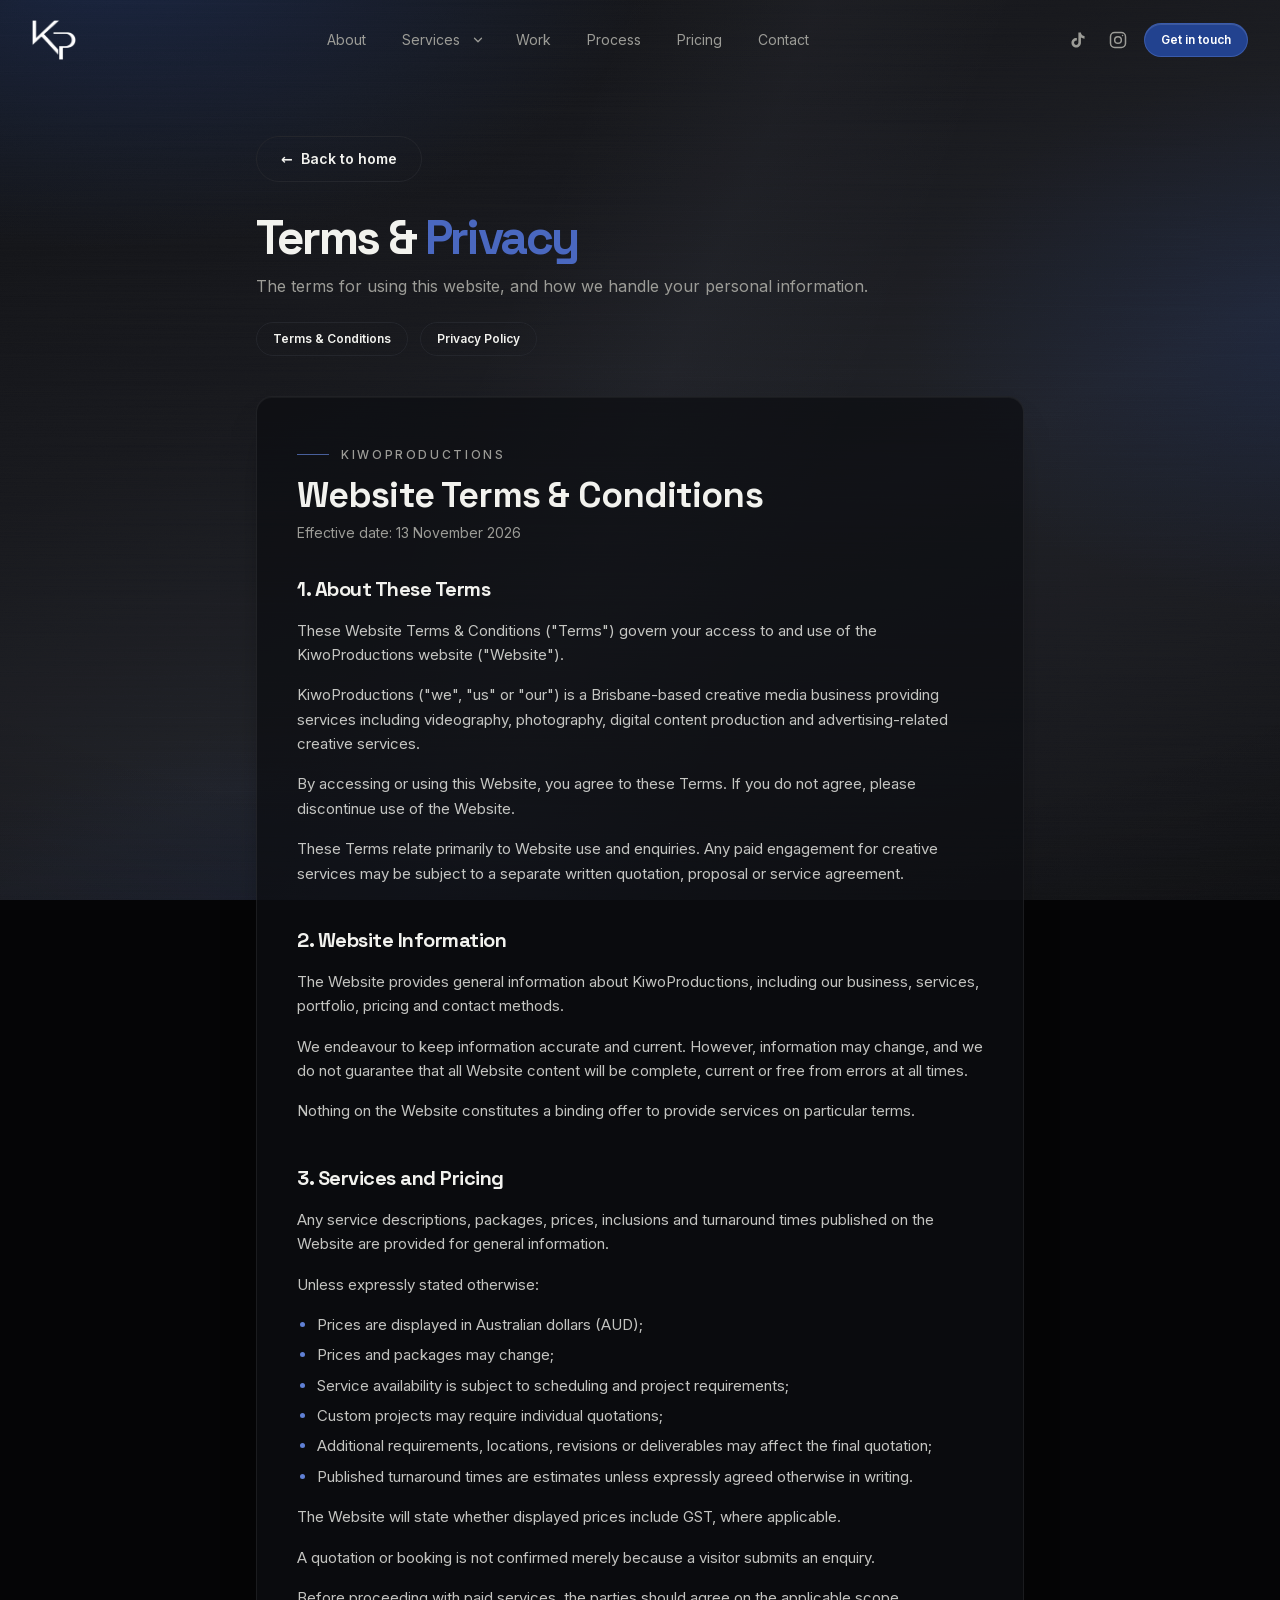
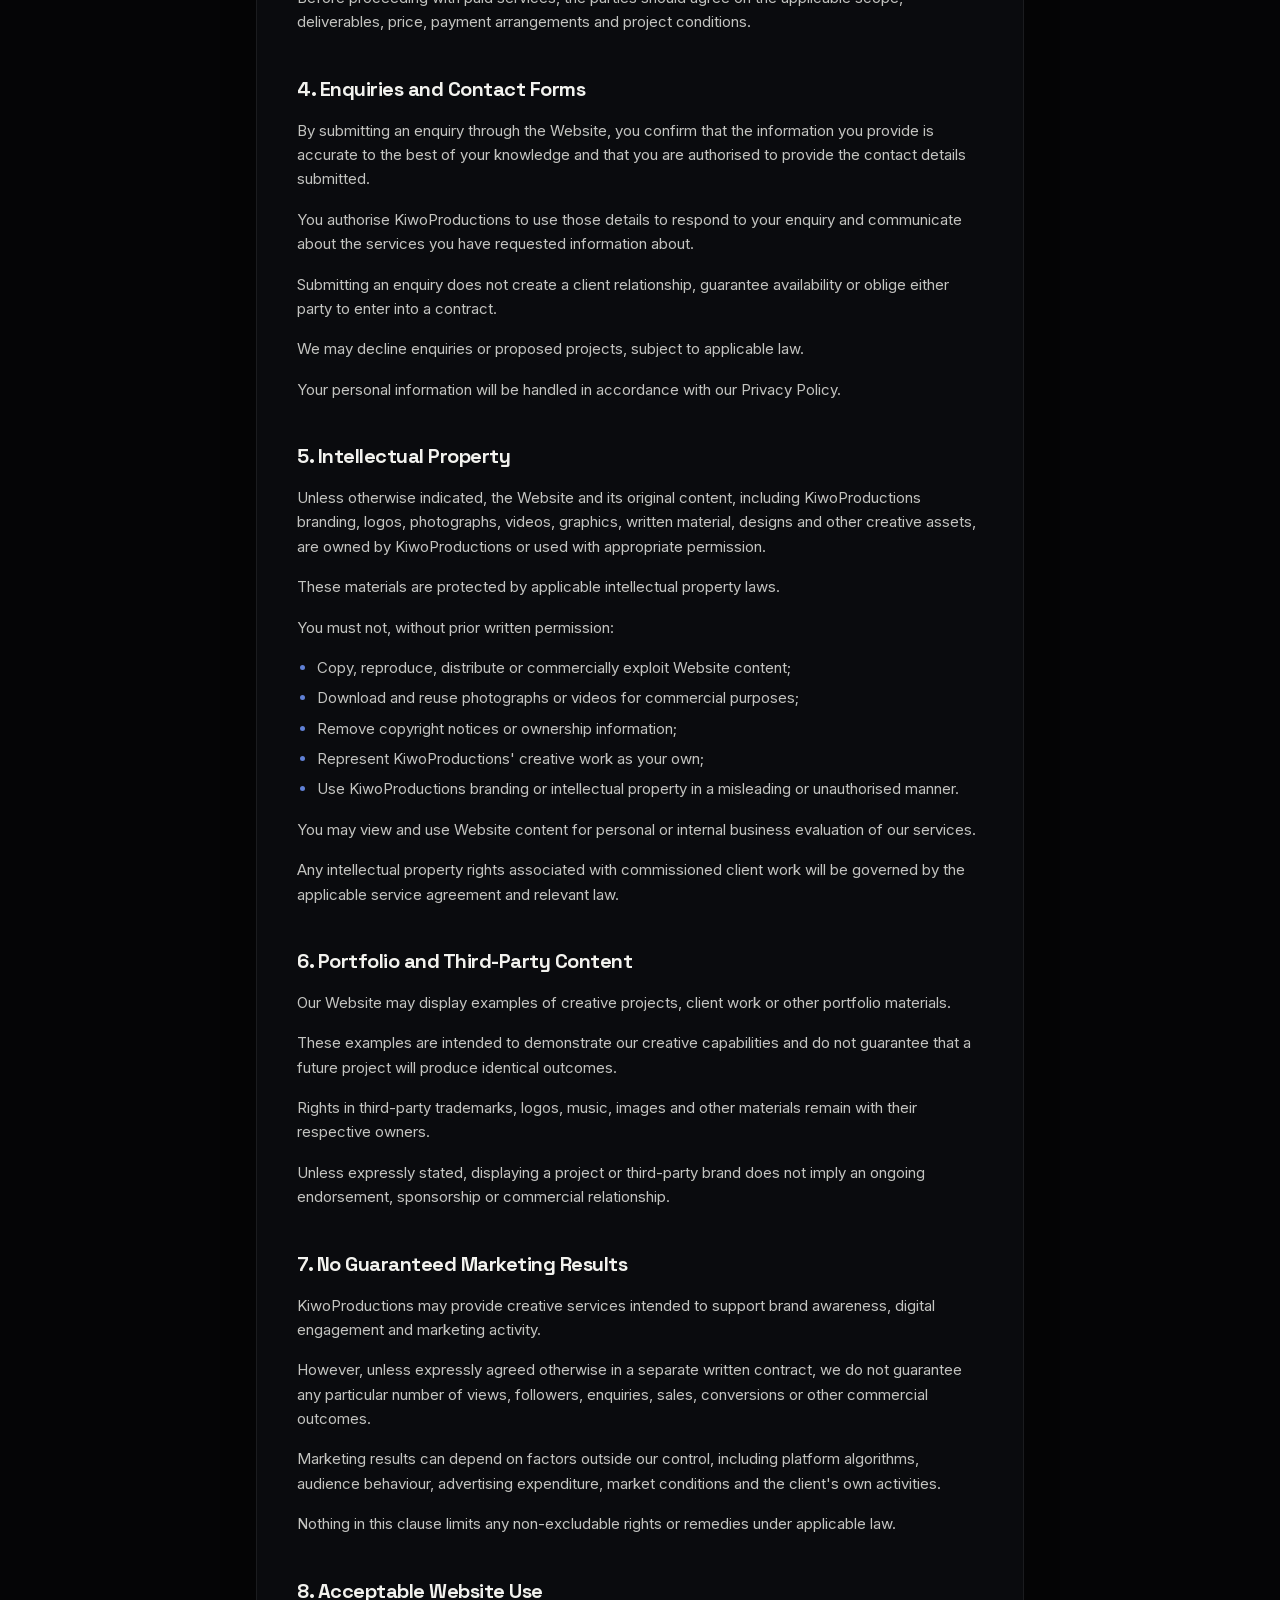
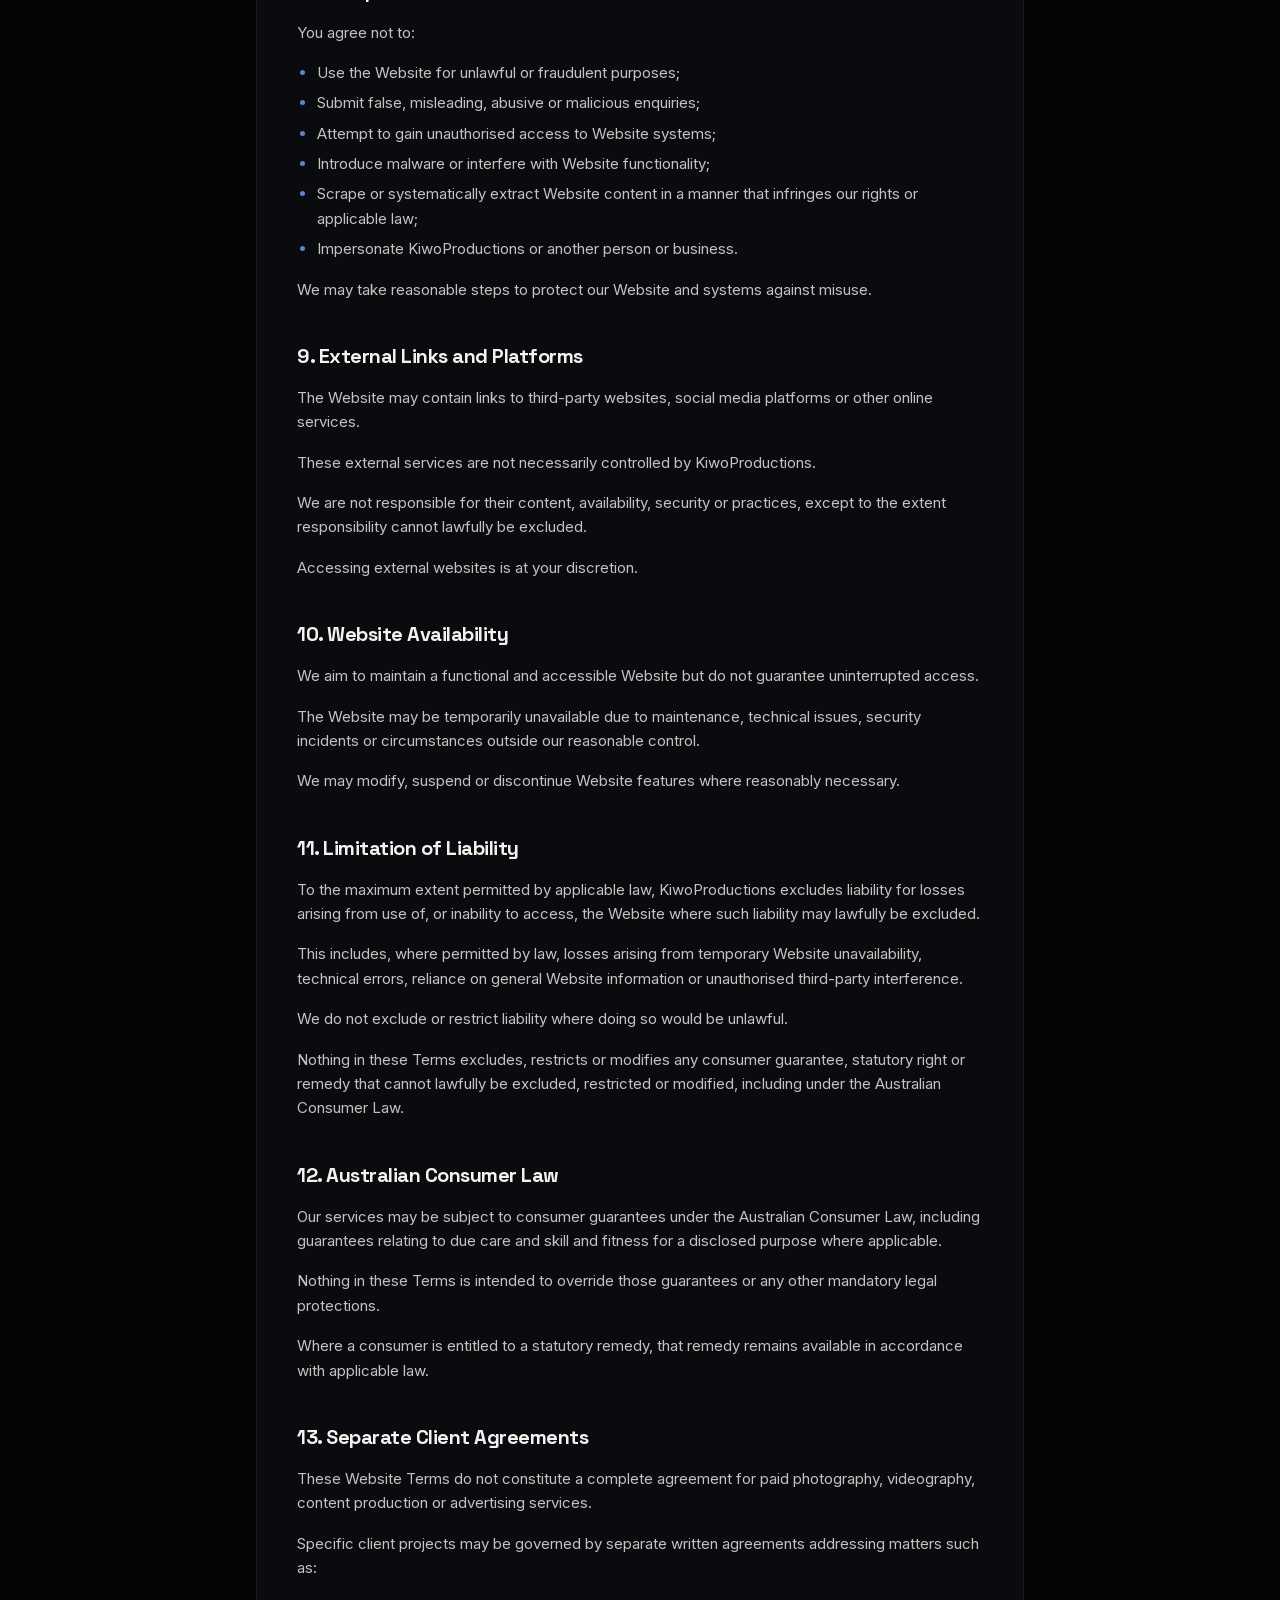
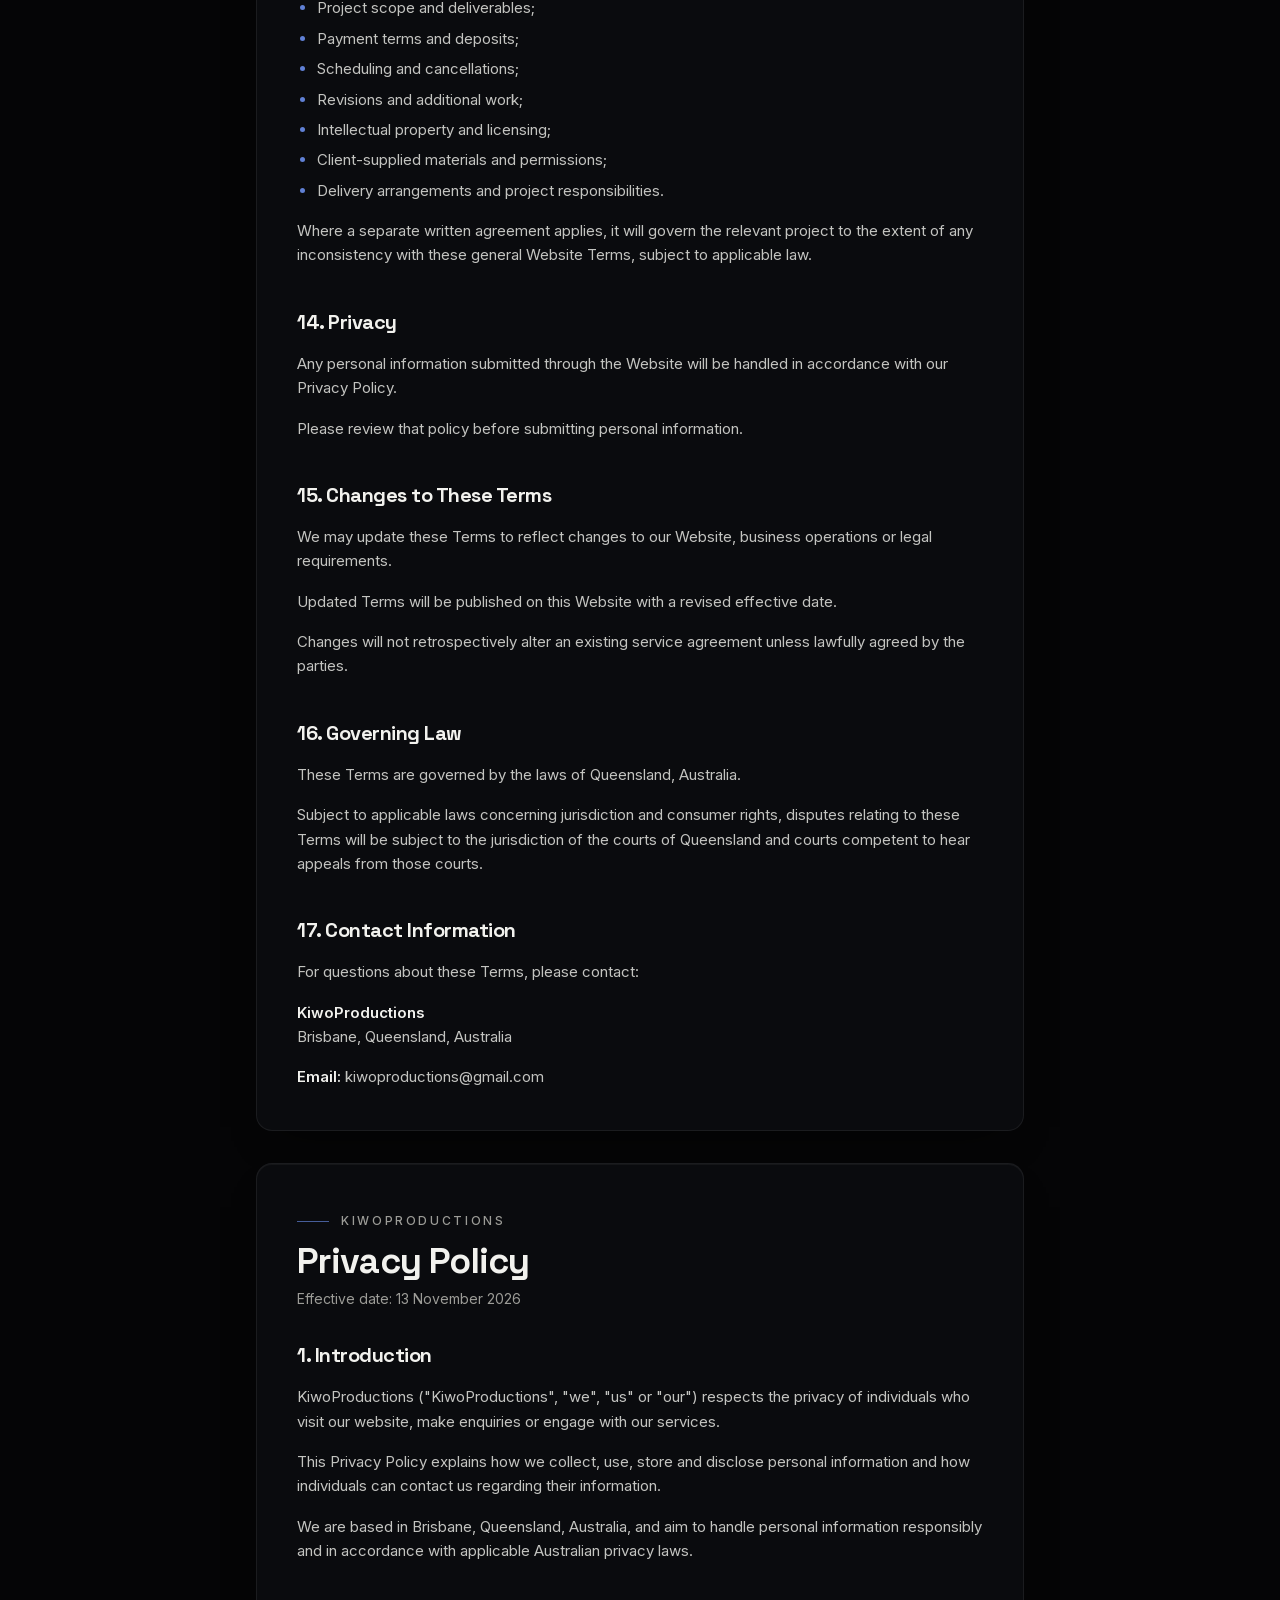
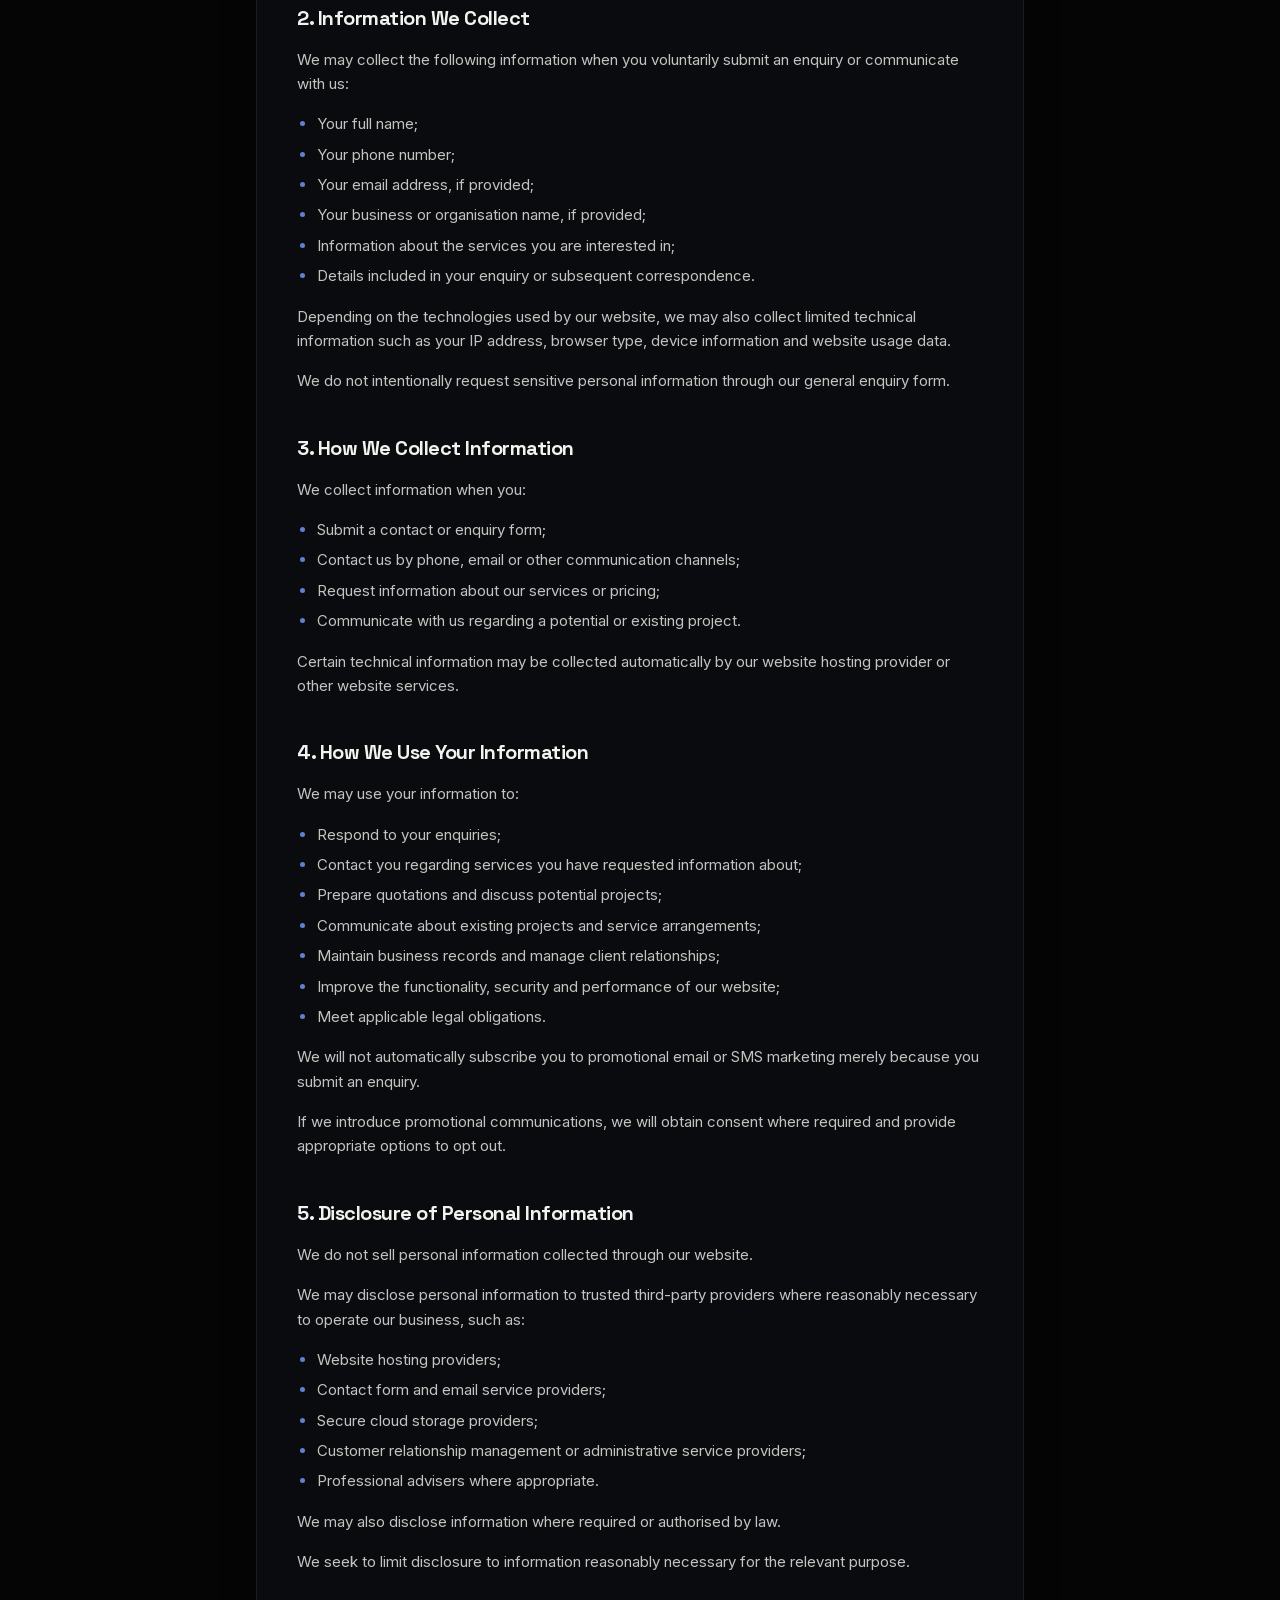
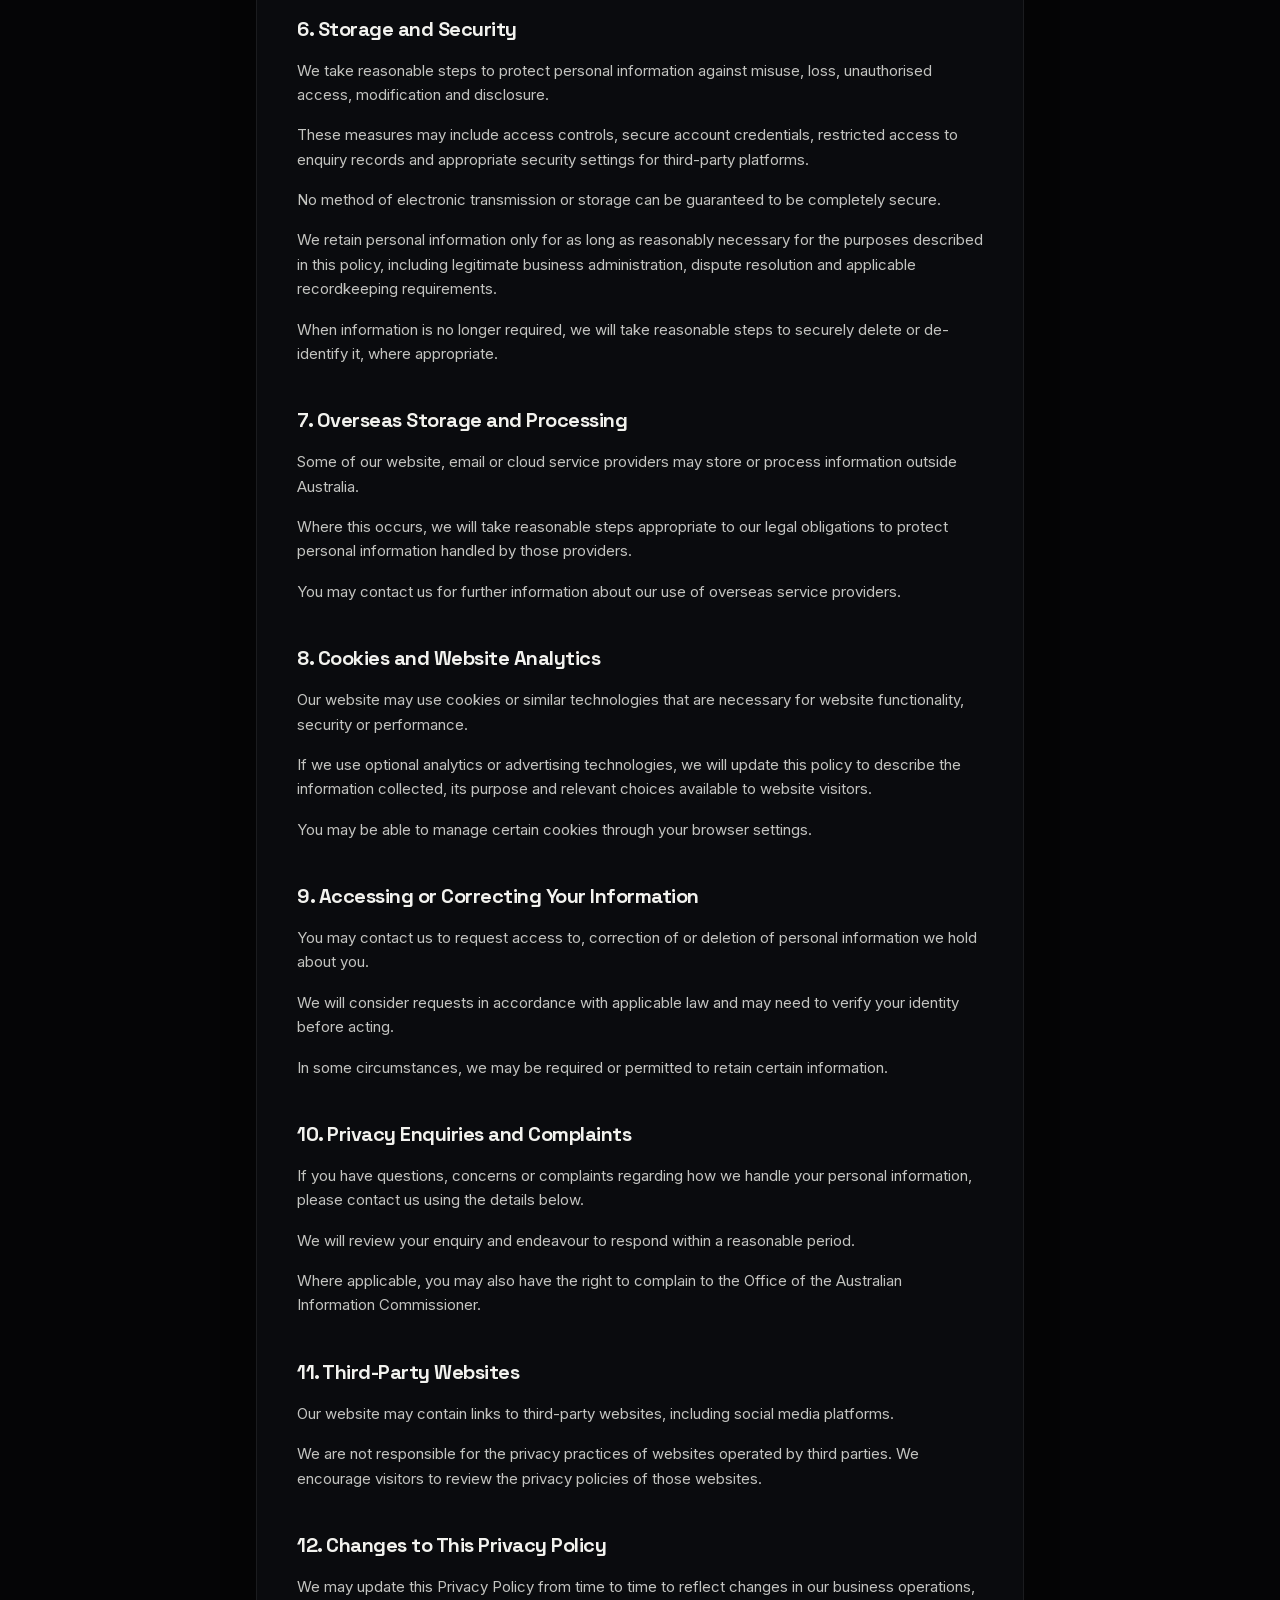
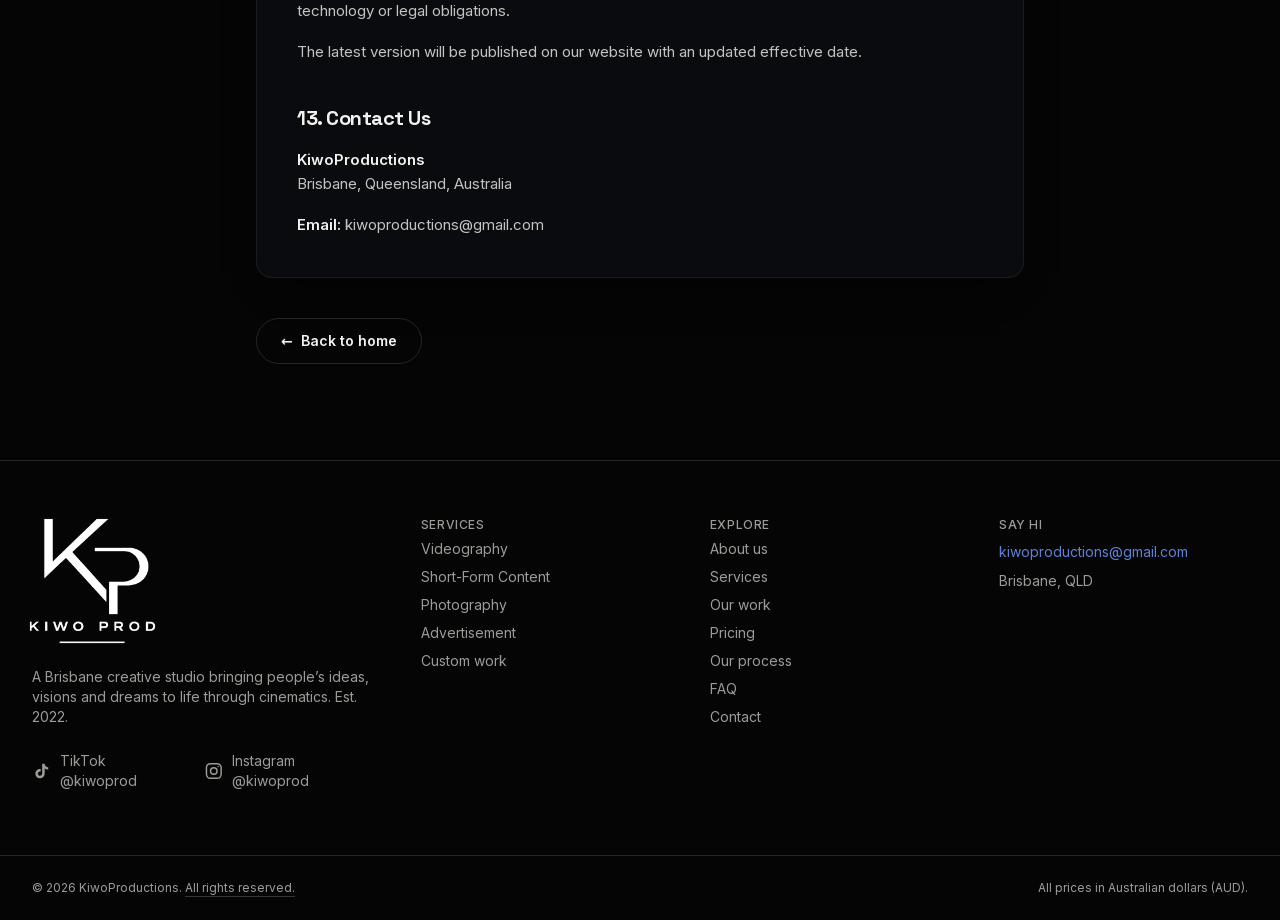
<file: legal.html>
<!DOCTYPE html><html lang="en-AU" class="__variable_94deb5 __variable_d8ebd1"><head><meta charSet="utf-8"/><meta name="viewport" content="width=device-width, initial-scale=1"/><link rel="stylesheet" href="site.css"/><meta name="theme-color" content="#050506"/><meta name="color-scheme" content="dark"/><title>Terms &amp; Privacy | Kiwo Productions</title><meta name="description" content="KiwoProductions website Terms &amp; Conditions and Privacy Policy."/><meta name="robots" content="noindex, nofollow"/><meta property="og:title" content="Kiwo Productions | Your vision, our creation"/><meta property="og:description" content="Brisbane videography, photography and advertising. Est. 2022."/><meta property="og:site_name" content="Kiwo Productions"/><meta property="og:locale" content="en_AU"/><meta property="og:image:type" content="image/png"/><meta property="og:image:width" content="1200"/><meta property="og:image:height" content="630"/><meta property="og:image" content="https://www.kiwoproductions.com.au/og-image.png"/><meta property="og:type" content="website"/><meta name="twitter:card" content="summary_large_image"/><meta name="twitter:title" content="Kiwo Productions | Your vision, our creation"/><meta name="twitter:description" content="Brisbane videography, photography and advertising. Est. 2022."/><meta name="twitter:image:type" content="image/png"/><meta name="twitter:image:width" content="1200"/><meta name="twitter:image:height" content="630"/><meta name="twitter:image" content="https://www.kiwoproductions.com.au/og-image.png"/><link rel="icon" href="icon.png" type="image/png" sizes="512x512"/><link rel="apple-touch-icon" href="apple-icon.png" type="image/png" sizes="180x180"/><script>document.documentElement.classList.add('js');setTimeout(function(){if(!window.kiwoReady)document.documentElement.classList.remove('js')},2500)</script><script src="site.js" defer></script></head><body><a href="#main" class="sr-only focus:not-sr-only focus:fixed focus:left-4 focus:top-4 focus:z-[100] focus:rounded-full focus:bg-accent-fill focus:text-white focus:px-4 focus:py-2 focus:text-ink">Skip to content</a><header class="fixed inset-x-0 top-0 z-50 transition-colors duration-300 border-b border-transparent"><div class="container-x flex h-16 items-center justify-between gap-4 md:h-20"><a class="group inline-flex shrink-0 items-center " aria-label="KiwoProductions home" href="index.html"><img alt="KIWO PROD" width="374" height="343" decoding="async" class="w-auto transition-transform duration-300 ease-out group-hover:scale-105 h-9 md:h-10" src="kiwo-mark.png"></a><nav class="hidden items-center gap-1 md:flex" aria-label="Main"><a class="relative rounded-full px-2.5 py-2 text-sm transition-colors lg:px-4 hover:text-fg text-muted" href="about.html">About</a><div class="relative"><div class="flex items-center"><a class="relative rounded-full py-2 pl-2.5 pr-1 text-sm transition-colors lg:pl-4 hover:text-fg text-muted" href="services.html">Services</a><button type="button" aria-expanded="false" aria-controls="services-menu" aria-label="Show services" class="mr-1 flex h-7 w-7 items-center justify-center rounded-full transition hover:text-fg text-muted"><svg viewBox="0 0 24 24" class="h-3.5 w-3.5 transition-transform " fill="none" stroke="currentColor" stroke-width="2.2" aria-hidden="true"><path d="m6 9 6 6 6-6" stroke-linecap="round" stroke-linejoin="round"></path></svg></button></div><div id="services-menu" hidden class="absolute left-1/2 top-full z-50 w-[22rem] -translate-x-1/2 pt-3"><div class="overflow-hidden rounded-2xl border border-white/[0.08] bg-obsidian/95 p-2 shadow-[0_24px_60px_-20px_rgba(0,0,0,0.9)] backdrop-blur-xl"><ul><li><a href="videography.html" class="block rounded-xl px-4 py-3 transition hover:bg-white/[0.04]"><span class="block font-display text-[15px] font-bold text-fg">Videography</span><span class="mt-0.5 block text-xs leading-snug text-muted">Brand films, YouTube, events, interviews and more. Planned, filmed and edited end to end.</span></a></li><li><a href="short-form-content.html" class="block rounded-xl px-4 py-3 transition hover:bg-white/[0.04]"><span class="block font-display text-[15px] font-bold text-fg">Short-Form Content</span><span class="mt-0.5 block text-xs leading-snug text-muted">TikToks, Reels and Shorts up to 60 seconds, filmed, edited and captioned to perform.</span></a></li><li><a href="photography.html" class="block rounded-xl px-4 py-3 transition hover:bg-white/[0.04]"><span class="block font-display text-[15px] font-bold text-fg">Photography</span><span class="mt-0.5 block text-xs leading-snug text-muted">Portraits, products, food, venues and events. Every photo edited and ready to post.</span></a></li><li><a href="advertisement.html" class="block rounded-xl px-4 py-3 transition hover:bg-white/[0.04]"><span class="block font-display text-[15px] font-bold text-fg">Advertisement</span><span class="mt-0.5 block text-xs leading-snug text-muted">Ad creative built to convert, for businesses of every kind and size.</span></a></li></ul><a href="services.html" class="mt-1 flex items-center justify-between rounded-xl border-t border-white/[0.06] px-4 py-3 text-sm font-semibold text-accent hover:bg-white/[0.04]">All services <span aria-hidden="true">→</span></a></div></div></div><a class="relative rounded-full px-2.5 py-2 text-sm transition-colors lg:px-4 hover:text-fg text-muted" href="work.html">Work</a><a class="relative rounded-full px-2.5 py-2 text-sm transition-colors lg:px-4 hover:text-fg text-muted" href="process.html">Process</a><a class="relative rounded-full px-2.5 py-2 text-sm transition-colors lg:px-4 hover:text-fg text-muted" href="pricing.html">Pricing</a><a class="relative rounded-full px-2.5 py-2 text-sm transition-colors lg:px-4 hover:text-fg text-muted" href="contact.html">Contact</a></nav><div class="flex items-center gap-2"><div class="flex items-center gap-1 hidden sm:flex md:hidden lg:flex"><a href="https://www.tiktok.com/@kiwoprod" target="_blank" rel="noopener noreferrer" class="inline-flex items-center gap-2 rounded-full p-2 text-muted transition hover:-translate-y-0.5 hover:text-accent" aria-label="KiwoProductions on TikTok"><svg viewBox="0 0 24 24" fill="currentColor" class="h-5 w-5" aria-hidden="true"><path d="M16.6 5.82A4.28 4.28 0 0 1 15.54 3h-3.09v12.4a2.59 2.59 0 0 1-2.59 2.5c-1.42 0-2.6-1.16-2.6-2.6 0-1.72 1.66-3.01 3.37-2.48V9.66c-3.45-.46-6.47 2.22-6.47 5.64 0 3.33 2.76 5.7 5.69 5.7 3.14 0 5.69-2.55 5.69-5.7V9.01a7.35 7.35 0 0 0 4.3 1.38V7.3s-1.88.09-3.24-1.48Z"></path></svg></a><a href="https://www.instagram.com/kiwoprod" target="_blank" rel="noopener noreferrer" class="inline-flex items-center gap-2 rounded-full p-2 text-muted transition hover:-translate-y-0.5 hover:text-accent" aria-label="KiwoProductions on Instagram"><svg viewBox="0 0 24 24" fill="none" stroke="currentColor" stroke-width="1.8" class="h-5 w-5" aria-hidden="true"><rect x="3" y="3" width="18" height="18" rx="5"></rect><circle cx="12" cy="12" r="4"></circle><circle cx="17.5" cy="6.5" r="0.9" fill="currentColor" stroke="none"></circle></svg></a></div><a class="btn-primary btn-sm hidden md:inline-flex" href="contact.html">Get in touch</a><button type="button" class="relative z-50 flex h-10 w-10 items-center justify-center rounded-full border border-line md:hidden" aria-expanded="false" aria-controls="mobile-menu" aria-label="Open menu"><span class="absolute h-0.5 w-4 bg-fg transition -translate-y-1"></span><span class="absolute h-0.5 w-4 bg-fg transition translate-y-1"></span></button></div></div></header><div id="mobile-menu" hidden class="fixed inset-x-0 bottom-0 top-16 z-40 flex flex-col overflow-y-auto bg-obsidian px-5 pb-10 pt-6 md:hidden"><nav class="flex flex-col" aria-label="Mobile"><div data-menu-item><a href="index.html" class="block border-b border-line py-4 font-display text-4xl font-bold tracking-tight">Home</a></div><div data-menu-item><a href="about.html" class="block border-b border-line py-4 font-display text-4xl font-bold tracking-tight">About</a></div><div data-menu-item><button type="button" aria-expanded="false" aria-controls="mobile-services" class="flex w-full items-center justify-between border-b border-line py-4 text-left font-display text-4xl font-bold tracking-tight">Services<svg viewBox="0 0 24 24" class="h-7 w-7 shrink-0 transition-transform duration-300 text-muted" fill="none" stroke="currentColor" stroke-width="2.2" aria-hidden="true"><path d="m6 9 6 6 6-6" stroke-linecap="round" stroke-linejoin="round"></path></svg></button><div id="mobile-services" hidden class="overflow-hidden"><ul class="border-b border-line py-2 pl-4"><li><a href="videography.html" class="flex items-center gap-3 py-2.5 font-display text-xl font-bold text-fg/80"><span class="h-1.5 w-1.5 rounded-full bg-accent" aria-hidden="true"></span>Videography</a></li><li><a href="short-form-content.html" class="flex items-center gap-3 py-2.5 font-display text-xl font-bold text-fg/80"><span class="h-1.5 w-1.5 rounded-full bg-accent" aria-hidden="true"></span>Short-Form Content</a></li><li><a href="photography.html" class="flex items-center gap-3 py-2.5 font-display text-xl font-bold text-fg/80"><span class="h-1.5 w-1.5 rounded-full bg-accent" aria-hidden="true"></span>Photography</a></li><li><a href="advertisement.html" class="flex items-center gap-3 py-2.5 font-display text-xl font-bold text-fg/80"><span class="h-1.5 w-1.5 rounded-full bg-accent" aria-hidden="true"></span>Advertisement</a></li><li><a href="services.html" class="flex items-center gap-3 py-2.5 text-sm font-semibold text-muted">All services <span aria-hidden="true">→</span></a></li></ul></div></div><div data-menu-item><a href="work.html" class="block border-b border-line py-4 font-display text-4xl font-bold tracking-tight">Work</a></div><div data-menu-item><a href="process.html" class="block border-b border-line py-4 font-display text-4xl font-bold tracking-tight">Process</a></div><div data-menu-item><a href="pricing.html" class="block border-b border-line py-4 font-display text-4xl font-bold tracking-tight">Pricing</a></div><div data-menu-item><a href="contact.html" class="block border-b border-line py-4 font-display text-4xl font-bold tracking-tight">Contact</a></div><div data-menu-item><a href="faq.html" class="block border-b border-line py-4 font-display text-4xl font-bold tracking-tight">FAQ</a></div></nav><div class="mt-8 flex flex-col gap-3"><a href="contact.html" class="btn-primary w-full py-4 text-base">Get in touch</a><a href="pricing.html" class="btn-ghost w-full py-4 text-base">See pricing</a><div class="flex items-center gap-1 justify-center pt-2">
<a href="https://www.tiktok.com/@kiwoprod" target="_blank" rel="noopener noreferrer" class="inline-flex items-center gap-2 rounded-full p-2 text-muted transition hover:-translate-y-0.5 hover:text-accent" aria-label="KiwoProductions on TikTok"><svg viewBox="0 0 24 24" fill="currentColor" class="h-5 w-5" aria-hidden="true"><path d="M16.6 5.82A4.28 4.28 0 0 1 15.54 3h-3.09v12.4a2.59 2.59 0 0 1-2.59 2.5c-1.42 0-2.6-1.16-2.6-2.6 0-1.72 1.66-3.01 3.37-2.48V9.66c-3.45-.46-6.47 2.22-6.47 5.64 0 3.33 2.76 5.7 5.69 5.7 3.14 0 5.69-2.55 5.69-5.7V9.01a7.35 7.35 0 0 0 4.3 1.38V7.3s-1.88.09-3.24-1.48Z"></path></svg><span class="text-sm">TikTok @kiwoprod</span></a>
<a href="https://www.instagram.com/kiwoprod" target="_blank" rel="noopener noreferrer" class="inline-flex items-center gap-2 rounded-full p-2 text-muted transition hover:-translate-y-0.5 hover:text-accent" aria-label="KiwoProductions on Instagram"><svg viewBox="0 0 24 24" fill="none" stroke="currentColor" stroke-width="1.8" class="h-5 w-5" aria-hidden="true"><rect x="3" y="3" width="18" height="18" rx="5"></rect><circle cx="12" cy="12" r="4"></circle><circle cx="17.5" cy="6.5" r="0.9" fill="currentColor" stroke="none"></circle></svg><span class="text-sm">Instagram @kiwoprod</span></a>
</div></div></div><main id="main" class="min-h-[70vh] pt-16 md:pt-20"><div><section class="container-x pb-24 pt-10 md:pt-14"><div class="mx-auto max-w-3xl"><a class="btn-ghost" href="index.html"><span aria-hidden="true">←</span> Back to home</a><h1 class="h-display mt-8 text-4xl md:text-5xl">Terms &amp; <span class="text-accent-deep">Privacy</span></h1><p class="mt-3 text-muted">The terms for using this website, and how we handle your personal information.</p><nav aria-label="On this page" class="mt-6 flex flex-wrap gap-3"><a href="#terms" class="btn-ghost btn-sm">Terms &amp; Conditions</a><a href="#privacy" class="btn-ghost btn-sm">Privacy Policy</a></nav><div class="mt-10 space-y-8"><article id="terms" aria-labelledby="terms-title" class="card scroll-mt-28 p-6 md:p-10"><p class="eyebrow">KiwoProductions</p><h2 id="terms-title" class="mt-3 text-3xl font-bold md:text-4xl">Website Terms &amp; Conditions</h2><p class="mt-2 text-sm text-muted">Effective date: 13 November 2026</p><div class="mt-8 space-y-4 text-[15px] leading-relaxed text-fg/80"><h3 class="pt-6 font-display text-xl font-bold text-fg first:pt-0">1. About These Terms</h3><p><span><span>These Website Terms &amp; Conditions (&quot;Terms&quot;) govern your access to and use of the KiwoProductions website (&quot;Website&quot;).</span></span></p><p><span><span>KiwoProductions (&quot;we&quot;, &quot;us&quot; or &quot;our&quot;) is a Brisbane-based creative media business providing services including videography, photography, digital content production and advertising-related creative services.</span></span></p><p><span><span>By accessing or using this Website, you agree to these Terms. If you do not agree, please discontinue use of the Website.</span></span></p><p><span><span>These Terms relate primarily to Website use and enquiries. Any paid engagement for creative services may be subject to a separate written quotation, proposal or service agreement.</span></span></p><h3 class="pt-6 font-display text-xl font-bold text-fg first:pt-0">2. Website Information</h3><p><span><span>The Website provides general information about KiwoProductions, including our business, services, portfolio, pricing and contact methods.</span></span></p><p><span><span>We endeavour to keep information accurate and current. However, information may change, and we do not guarantee that all Website content will be complete, current or free from errors at all times.</span></span></p><p><span><span>Nothing on the Website constitutes a binding offer to provide services on particular terms.</span></span></p><h3 class="pt-6 font-display text-xl font-bold text-fg first:pt-0">3. Services and Pricing</h3><p><span><span>Any service descriptions, packages, prices, inclusions and turnaround times published on the Website are provided for general information.</span></span></p><p><span><span>Unless expressly stated otherwise:</span></span></p><ul class="list-disc space-y-1.5 pl-5 marker:text-accent"><li><span>Prices are displayed in Australian dollars (AUD);</span></li><li><span>Prices and packages may change;</span></li><li><span>Service availability is subject to scheduling and project requirements;</span></li><li><span>Custom projects may require individual quotations;</span></li><li><span>Additional requirements, locations, revisions or deliverables may affect the final quotation;</span></li><li><span>Published turnaround times are estimates unless expressly agreed otherwise in writing.</span></li></ul><p><span><span>The Website will state whether displayed prices include GST, where applicable.</span></span></p><p><span><span>A quotation or booking is not confirmed merely because a visitor submits an enquiry.</span></span></p><p><span><span>Before proceeding with paid services, the parties should agree on the applicable scope, deliverables, price, payment arrangements and project conditions.</span></span></p><h3 class="pt-6 font-display text-xl font-bold text-fg first:pt-0">4. Enquiries and Contact Forms</h3><p><span><span>By submitting an enquiry through the Website, you confirm that the information you provide is accurate to the best of your knowledge and that you are authorised to provide the contact details submitted.</span></span></p><p><span><span>You authorise KiwoProductions to use those details to respond to your enquiry and communicate about the services you have requested information about.</span></span></p><p><span><span>Submitting an enquiry does not create a client relationship, guarantee availability or oblige either party to enter into a contract.</span></span></p><p><span><span>We may decline enquiries or proposed projects, subject to applicable law.</span></span></p><p><span><span>Your personal information will be handled in accordance with our Privacy Policy.</span></span></p><h3 class="pt-6 font-display text-xl font-bold text-fg first:pt-0">5. Intellectual Property</h3><p><span><span>Unless otherwise indicated, the Website and its original content, including KiwoProductions branding, logos, photographs, videos, graphics, written material, designs and other creative assets, are owned by KiwoProductions or used with appropriate permission.</span></span></p><p><span><span>These materials are protected by applicable intellectual property laws.</span></span></p><p><span><span>You must not, without prior written permission:</span></span></p><ul class="list-disc space-y-1.5 pl-5 marker:text-accent"><li><span>Copy, reproduce, distribute or commercially exploit Website content;</span></li><li><span>Download and reuse photographs or videos for commercial purposes;</span></li><li><span>Remove copyright notices or ownership information;</span></li><li><span>Represent KiwoProductions&#x27; creative work as your own;</span></li><li><span>Use KiwoProductions branding or intellectual property in a misleading or unauthorised manner.</span></li></ul><p><span><span>You may view and use Website content for personal or internal business evaluation of our services.</span></span></p><p><span><span>Any intellectual property rights associated with commissioned client work will be governed by the applicable service agreement and relevant law.</span></span></p><h3 class="pt-6 font-display text-xl font-bold text-fg first:pt-0">6. Portfolio and Third-Party Content</h3><p><span><span>Our Website may display examples of creative projects, client work or other portfolio materials.</span></span></p><p><span><span>These examples are intended to demonstrate our creative capabilities and do not guarantee that a future project will produce identical outcomes.</span></span></p><p><span><span>Rights in third-party trademarks, logos, music, images and other materials remain with their respective owners.</span></span></p><p><span><span>Unless expressly stated, displaying a project or third-party brand does not imply an ongoing endorsement, sponsorship or commercial relationship.</span></span></p><h3 class="pt-6 font-display text-xl font-bold text-fg first:pt-0">7. No Guaranteed Marketing Results</h3><p><span><span>KiwoProductions may provide creative services intended to support brand awareness, digital engagement and marketing activity.</span></span></p><p><span><span>However, unless expressly agreed otherwise in a separate written contract, we do not guarantee any particular number of views, followers, enquiries, sales, conversions or other commercial outcomes.</span></span></p><p><span><span>Marketing results can depend on factors outside our control, including platform algorithms, audience behaviour, advertising expenditure, market conditions and the client&#x27;s own activities.</span></span></p><p><span><span>Nothing in this clause limits any non-excludable rights or remedies under applicable law.</span></span></p><h3 class="pt-6 font-display text-xl font-bold text-fg first:pt-0">8. Acceptable Website Use</h3><p><span><span>You agree not to:</span></span></p><ul class="list-disc space-y-1.5 pl-5 marker:text-accent"><li><span>Use the Website for unlawful or fraudulent purposes;</span></li><li><span>Submit false, misleading, abusive or malicious enquiries;</span></li><li><span>Attempt to gain unauthorised access to Website systems;</span></li><li><span>Introduce malware or interfere with Website functionality;</span></li><li><span>Scrape or systematically extract Website content in a manner that infringes our rights or applicable law;</span></li><li><span>Impersonate KiwoProductions or another person or business.</span></li></ul><p><span><span>We may take reasonable steps to protect our Website and systems against misuse.</span></span></p><h3 class="pt-6 font-display text-xl font-bold text-fg first:pt-0">9. External Links and Platforms</h3><p><span><span>The Website may contain links to third-party websites, social media platforms or other online services.</span></span></p><p><span><span>These external services are not necessarily controlled by KiwoProductions.</span></span></p><p><span><span>We are not responsible for their content, availability, security or practices, except to the extent responsibility cannot lawfully be excluded.</span></span></p><p><span><span>Accessing external websites is at your discretion.</span></span></p><h3 class="pt-6 font-display text-xl font-bold text-fg first:pt-0">10. Website Availability</h3><p><span><span>We aim to maintain a functional and accessible Website but do not guarantee uninterrupted access.</span></span></p><p><span><span>The Website may be temporarily unavailable due to maintenance, technical issues, security incidents or circumstances outside our reasonable control.</span></span></p><p><span><span>We may modify, suspend or discontinue Website features where reasonably necessary.</span></span></p><h3 class="pt-6 font-display text-xl font-bold text-fg first:pt-0">11. Limitation of Liability</h3><p><span><span>To the maximum extent permitted by applicable law, KiwoProductions excludes liability for losses arising from use of, or inability to access, the Website where such liability may lawfully be excluded.</span></span></p><p><span><span>This includes, where permitted by law, losses arising from temporary Website unavailability, technical errors, reliance on general Website information or unauthorised third-party interference.</span></span></p><p><span><span>We do not exclude or restrict liability where doing so would be unlawful.</span></span></p><p><span><span>Nothing in these Terms excludes, restricts or modifies any consumer guarantee, statutory right or remedy that cannot lawfully be excluded, restricted or modified, including under the Australian Consumer Law.</span></span></p><h3 class="pt-6 font-display text-xl font-bold text-fg first:pt-0">12. Australian Consumer Law</h3><p><span><span>Our services may be subject to consumer guarantees under the Australian Consumer Law, including guarantees relating to due care and skill and fitness for a disclosed purpose where applicable.</span></span></p><p><span><span>Nothing in these Terms is intended to override those guarantees or any other mandatory legal protections.</span></span></p><p><span><span>Where a consumer is entitled to a statutory remedy, that remedy remains available in accordance with applicable law.</span></span></p><h3 class="pt-6 font-display text-xl font-bold text-fg first:pt-0">13. Separate Client Agreements</h3><p><span><span>These Website Terms do not constitute a complete agreement for paid photography, videography, content production or advertising services.</span></span></p><p><span><span>Specific client projects may be governed by separate written agreements addressing matters such as:</span></span></p><ul class="list-disc space-y-1.5 pl-5 marker:text-accent"><li><span>Project scope and deliverables;</span></li><li><span>Payment terms and deposits;</span></li><li><span>Scheduling and cancellations;</span></li><li><span>Revisions and additional work;</span></li><li><span>Intellectual property and licensing;</span></li><li><span>Client-supplied materials and permissions;</span></li><li><span>Delivery arrangements and project responsibilities.</span></li></ul><p><span><span>Where a separate written agreement applies, it will govern the relevant project to the extent of any inconsistency with these general Website Terms, subject to applicable law.</span></span></p><h3 class="pt-6 font-display text-xl font-bold text-fg first:pt-0">14. Privacy</h3><p><span><span>Any personal information submitted through the Website will be handled in accordance with our Privacy Policy.</span></span></p><p><span><span>Please review that policy before submitting personal information.</span></span></p><h3 class="pt-6 font-display text-xl font-bold text-fg first:pt-0">15. Changes to These Terms</h3><p><span><span>We may update these Terms to reflect changes to our Website, business operations or legal requirements.</span></span></p><p><span><span>Updated Terms will be published on this Website with a revised effective date.</span></span></p><p><span><span>Changes will not retrospectively alter an existing service agreement unless lawfully agreed by the parties.</span></span></p><h3 class="pt-6 font-display text-xl font-bold text-fg first:pt-0">16. Governing Law</h3><p><span><span>These Terms are governed by the laws of Queensland, Australia.</span></span></p><p><span><span>Subject to applicable laws concerning jurisdiction and consumer rights, disputes relating to these Terms will be subject to the jurisdiction of the courts of Queensland and courts competent to hear appeals from those courts.</span></span></p><h3 class="pt-6 font-display text-xl font-bold text-fg first:pt-0">17. Contact Information</h3><p><span><span>For questions about these Terms, please contact:</span></span></p><p><span><strong class="font-semibold text-fg">KiwoProductions</strong></span><span><br/><span>Brisbane, Queensland, Australia</span></span></p><p><span><strong class="font-semibold text-fg">Email:</strong><span> kiwoproductions@gmail.com</span></span></p></div></article><article id="privacy" aria-labelledby="privacy-title" class="card scroll-mt-28 p-6 md:p-10"><p class="eyebrow">KiwoProductions</p><h2 id="privacy-title" class="mt-3 text-3xl font-bold md:text-4xl">Privacy Policy</h2><p class="mt-2 text-sm text-muted">Effective date: 13 November 2026</p><div class="mt-8 space-y-4 text-[15px] leading-relaxed text-fg/80"><h3 class="pt-6 font-display text-xl font-bold text-fg first:pt-0">1. Introduction</h3><p><span><span>KiwoProductions (&quot;KiwoProductions&quot;, &quot;we&quot;, &quot;us&quot; or &quot;our&quot;) respects the privacy of individuals who visit our website, make enquiries or engage with our services.</span></span></p><p><span><span>This Privacy Policy explains how we collect, use, store and disclose personal information and how individuals can contact us regarding their information.</span></span></p><p><span><span>We are based in Brisbane, Queensland, Australia, and aim to handle personal information responsibly and in accordance with applicable Australian privacy laws.</span></span></p><h3 class="pt-6 font-display text-xl font-bold text-fg first:pt-0">2. Information We Collect</h3><p><span><span>We may collect the following information when you voluntarily submit an enquiry or communicate with us:</span></span></p><ul class="list-disc space-y-1.5 pl-5 marker:text-accent"><li><span>Your full name;</span></li><li><span>Your phone number;</span></li><li><span>Your email address, if provided;</span></li><li><span>Your business or organisation name, if provided;</span></li><li><span>Information about the services you are interested in;</span></li><li><span>Details included in your enquiry or subsequent correspondence.</span></li></ul><p><span><span>Depending on the technologies used by our website, we may also collect limited technical information such as your IP address, browser type, device information and website usage data.</span></span></p><p><span><span>We do not intentionally request sensitive personal information through our general enquiry form.</span></span></p><h3 class="pt-6 font-display text-xl font-bold text-fg first:pt-0">3. How We Collect Information</h3><p><span><span>We collect information when you:</span></span></p><ul class="list-disc space-y-1.5 pl-5 marker:text-accent"><li><span>Submit a contact or enquiry form;</span></li><li><span>Contact us by phone, email or other communication channels;</span></li><li><span>Request information about our services or pricing;</span></li><li><span>Communicate with us regarding a potential or existing project.</span></li></ul><p><span><span>Certain technical information may be collected automatically by our website hosting provider or other website services.</span></span></p><h3 class="pt-6 font-display text-xl font-bold text-fg first:pt-0">4. How We Use Your Information</h3><p><span><span>We may use your information to:</span></span></p><ul class="list-disc space-y-1.5 pl-5 marker:text-accent"><li><span>Respond to your enquiries;</span></li><li><span>Contact you regarding services you have requested information about;</span></li><li><span>Prepare quotations and discuss potential projects;</span></li><li><span>Communicate about existing projects and service arrangements;</span></li><li><span>Maintain business records and manage client relationships;</span></li><li><span>Improve the functionality, security and performance of our website;</span></li><li><span>Meet applicable legal obligations.</span></li></ul><p><span><span>We will not automatically subscribe you to promotional email or SMS marketing merely because you submit an enquiry.</span></span></p><p><span><span>If we introduce promotional communications, we will obtain consent where required and provide appropriate options to opt out.</span></span></p><h3 class="pt-6 font-display text-xl font-bold text-fg first:pt-0">5. Disclosure of Personal Information</h3><p><span><span>We do not sell personal information collected through our website.</span></span></p><p><span><span>We may disclose personal information to trusted third-party providers where reasonably necessary to operate our business, such as:</span></span></p><ul class="list-disc space-y-1.5 pl-5 marker:text-accent"><li><span>Website hosting providers;</span></li><li><span>Contact form and email service providers;</span></li><li><span>Secure cloud storage providers;</span></li><li><span>Customer relationship management or administrative service providers;</span></li><li><span>Professional advisers where appropriate.</span></li></ul><p><span><span>We may also disclose information where required or authorised by law.</span></span></p><p><span><span>We seek to limit disclosure to information reasonably necessary for the relevant purpose.</span></span></p><h3 class="pt-6 font-display text-xl font-bold text-fg first:pt-0">6. Storage and Security</h3><p><span><span>We take reasonable steps to protect personal information against misuse, loss, unauthorised access, modification and disclosure.</span></span></p><p><span><span>These measures may include access controls, secure account credentials, restricted access to enquiry records and appropriate security settings for third-party platforms.</span></span></p><p><span><span>No method of electronic transmission or storage can be guaranteed to be completely secure.</span></span></p><p><span><span>We retain personal information only for as long as reasonably necessary for the purposes described in this policy, including legitimate business administration, dispute resolution and applicable recordkeeping requirements.</span></span></p><p><span><span>When information is no longer required, we will take reasonable steps to securely delete or de-identify it, where appropriate.</span></span></p><h3 class="pt-6 font-display text-xl font-bold text-fg first:pt-0">7. Overseas Storage and Processing</h3><p><span><span>Some of our website, email or cloud service providers may store or process information outside Australia.</span></span></p><p><span><span>Where this occurs, we will take reasonable steps appropriate to our legal obligations to protect personal information handled by those providers.</span></span></p><p><span><span>You may contact us for further information about our use of overseas service providers.</span></span></p><h3 class="pt-6 font-display text-xl font-bold text-fg first:pt-0">8. Cookies and Website Analytics</h3><p><span><span>Our website may use cookies or similar technologies that are necessary for website functionality, security or performance.</span></span></p><p><span><span>If we use optional analytics or advertising technologies, we will update this policy to describe the information collected, its purpose and relevant choices available to website visitors.</span></span></p><p><span><span>You may be able to manage certain cookies through your browser settings.</span></span></p><h3 class="pt-6 font-display text-xl font-bold text-fg first:pt-0">9. Accessing or Correcting Your Information</h3><p><span><span>You may contact us to request access to, correction of or deletion of personal information we hold about you.</span></span></p><p><span><span>We will consider requests in accordance with applicable law and may need to verify your identity before acting.</span></span></p><p><span><span>In some circumstances, we may be required or permitted to retain certain information.</span></span></p><h3 class="pt-6 font-display text-xl font-bold text-fg first:pt-0">10. Privacy Enquiries and Complaints</h3><p><span><span>If you have questions, concerns or complaints regarding how we handle your personal information, please contact us using the details below.</span></span></p><p><span><span>We will review your enquiry and endeavour to respond within a reasonable period.</span></span></p><p><span><span>Where applicable, you may also have the right to complain to the Office of the Australian Information Commissioner.</span></span></p><h3 class="pt-6 font-display text-xl font-bold text-fg first:pt-0">11. Third-Party Websites</h3><p><span><span>Our website may contain links to third-party websites, including social media platforms.</span></span></p><p><span><span>We are not responsible for the privacy practices of websites operated by third parties. We encourage visitors to review the privacy policies of those websites.</span></span></p><h3 class="pt-6 font-display text-xl font-bold text-fg first:pt-0">12. Changes to This Privacy Policy</h3><p><span><span>We may update this Privacy Policy from time to time to reflect changes in our business operations, technology or legal obligations.</span></span></p><p><span><span>The latest version will be published on our website with an updated effective date.</span></span></p><h3 class="pt-6 font-display text-xl font-bold text-fg first:pt-0">13. Contact Us</h3><p><span><strong class="font-semibold text-fg">KiwoProductions</strong></span><span><br/><span>Brisbane, Queensland, Australia</span></span></p><p><span><strong class="font-semibold text-fg">Email:</strong><span> kiwoproductions@gmail.com</span></span></p></div></article></div><div class="mt-10"><a class="btn-ghost" href="index.html"><span aria-hidden="true">←</span> Back to home</a></div></div></section></div></main><footer class="border-t border-line"><div class="container-x grid gap-10 py-14 sm:grid-cols-2 lg:grid-cols-[1.4fr_1fr_1fr_1fr]"><div class="space-y-4"><a class="group inline-flex shrink-0 items-center -ml-1" aria-label="KiwoProductions home" href="index.html"><img alt="KIWO PROD" loading="lazy" width="449" height="444" decoding="async" class="w-auto transition-transform duration-300 ease-out group-hover:scale-105 h-28 md:h-32" src="kiwo-logo.png"></a><p class="max-w-sm text-sm text-muted">A Brisbane creative studio bringing people’s ideas, visions and dreams to life through cinematics. Est. 2022.</p><div class="flex items-center gap-1 -ml-2"><a href="https://www.tiktok.com/@kiwoprod" target="_blank" rel="noopener noreferrer" class="inline-flex items-center gap-2 rounded-full p-2 text-muted transition hover:-translate-y-0.5 hover:text-accent" aria-label="KiwoProductions on TikTok"><svg viewBox="0 0 24 24" fill="currentColor" class="h-5 w-5" aria-hidden="true"><path d="M16.6 5.82A4.28 4.28 0 0 1 15.54 3h-3.09v12.4a2.59 2.59 0 0 1-2.59 2.5c-1.42 0-2.6-1.16-2.6-2.6 0-1.72 1.66-3.01 3.37-2.48V9.66c-3.45-.46-6.47 2.22-6.47 5.64 0 3.33 2.76 5.7 5.69 5.7 3.14 0 5.69-2.55 5.69-5.7V9.01a7.35 7.35 0 0 0 4.3 1.38V7.3s-1.88.09-3.24-1.48Z"></path></svg><span class="text-sm">TikTok @kiwoprod</span></a><a href="https://www.instagram.com/kiwoprod" target="_blank" rel="noopener noreferrer" class="inline-flex items-center gap-2 rounded-full p-2 text-muted transition hover:-translate-y-0.5 hover:text-accent" aria-label="KiwoProductions on Instagram"><svg viewBox="0 0 24 24" fill="none" stroke="currentColor" stroke-width="1.8" class="h-5 w-5" aria-hidden="true"><rect x="3" y="3" width="18" height="18" rx="5"></rect><circle cx="12" cy="12" r="4"></circle><circle cx="17.5" cy="6.5" r="0.9" fill="currentColor" stroke="none"></circle></svg><span class="text-sm">Instagram @kiwoprod</span></a></div></div><div><p class="label">Services</p><ul class="space-y-2 text-sm"><li><a class="text-muted transition hover:text-accent" href="videography.html">Videography</a></li><li><a class="text-muted transition hover:text-accent" href="short-form-content.html">Short-Form Content</a></li><li><a class="text-muted transition hover:text-accent" href="photography.html">Photography</a></li><li><a class="text-muted transition hover:text-accent" href="advertisement.html">Advertisement</a></li><li><a class="text-muted transition hover:text-accent" href="contact.html?type=quote#enquiry-form">Custom work</a></li></ul></div><div><p class="label">Explore</p><ul class="space-y-2 text-sm"><li><a class="text-muted transition hover:text-accent" href="about.html">About us</a></li><li><a class="text-muted transition hover:text-accent" href="services.html">Services</a></li><li><a class="text-muted transition hover:text-accent" href="work.html">Our work</a></li><li><a class="text-muted transition hover:text-accent" href="pricing.html">Pricing</a></li><li><a class="text-muted transition hover:text-accent" href="process.html">Our process</a></li><li><a class="text-muted transition hover:text-accent" href="faq.html">FAQ</a></li><li><a class="text-muted transition hover:text-accent" href="contact.html">Contact</a></li></ul></div><div><p class="label">Say hi</p><a href="mailto:kiwoproductions@gmail.com" class="link break-all text-sm">kiwoproductions@gmail.com</a><p class="mt-2 text-sm text-muted">Brisbane, QLD</p></div></div><div class="container-x flex flex-col gap-2 border-t border-line py-6 text-xs text-muted sm:flex-row sm:justify-between"><p>© 2026 KiwoProductions. <a class="underline decoration-white/20 underline-offset-4 transition hover:text-accent hover:decoration-accent" href="legal.html">All rights reserved.</a></p><p>All prices in Australian dollars (AUD).</p></div></footer></body></html>
</file>
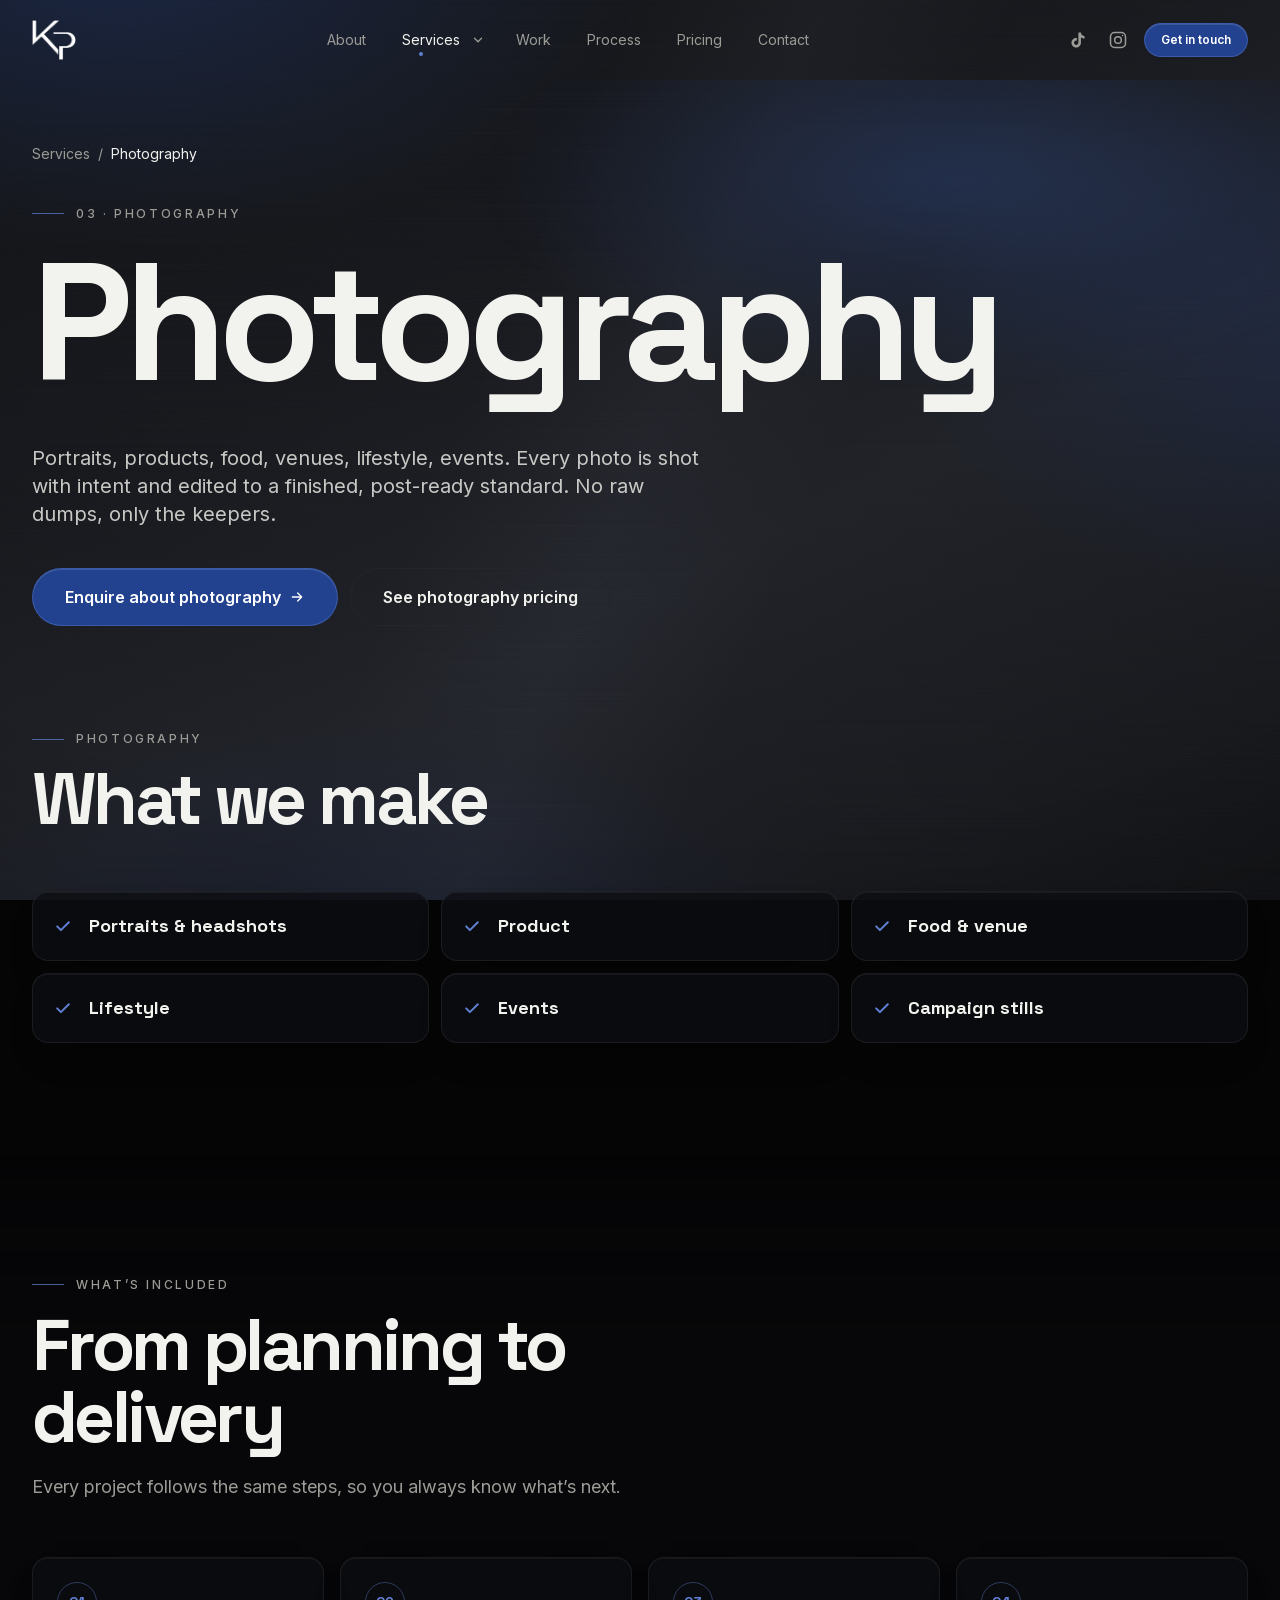
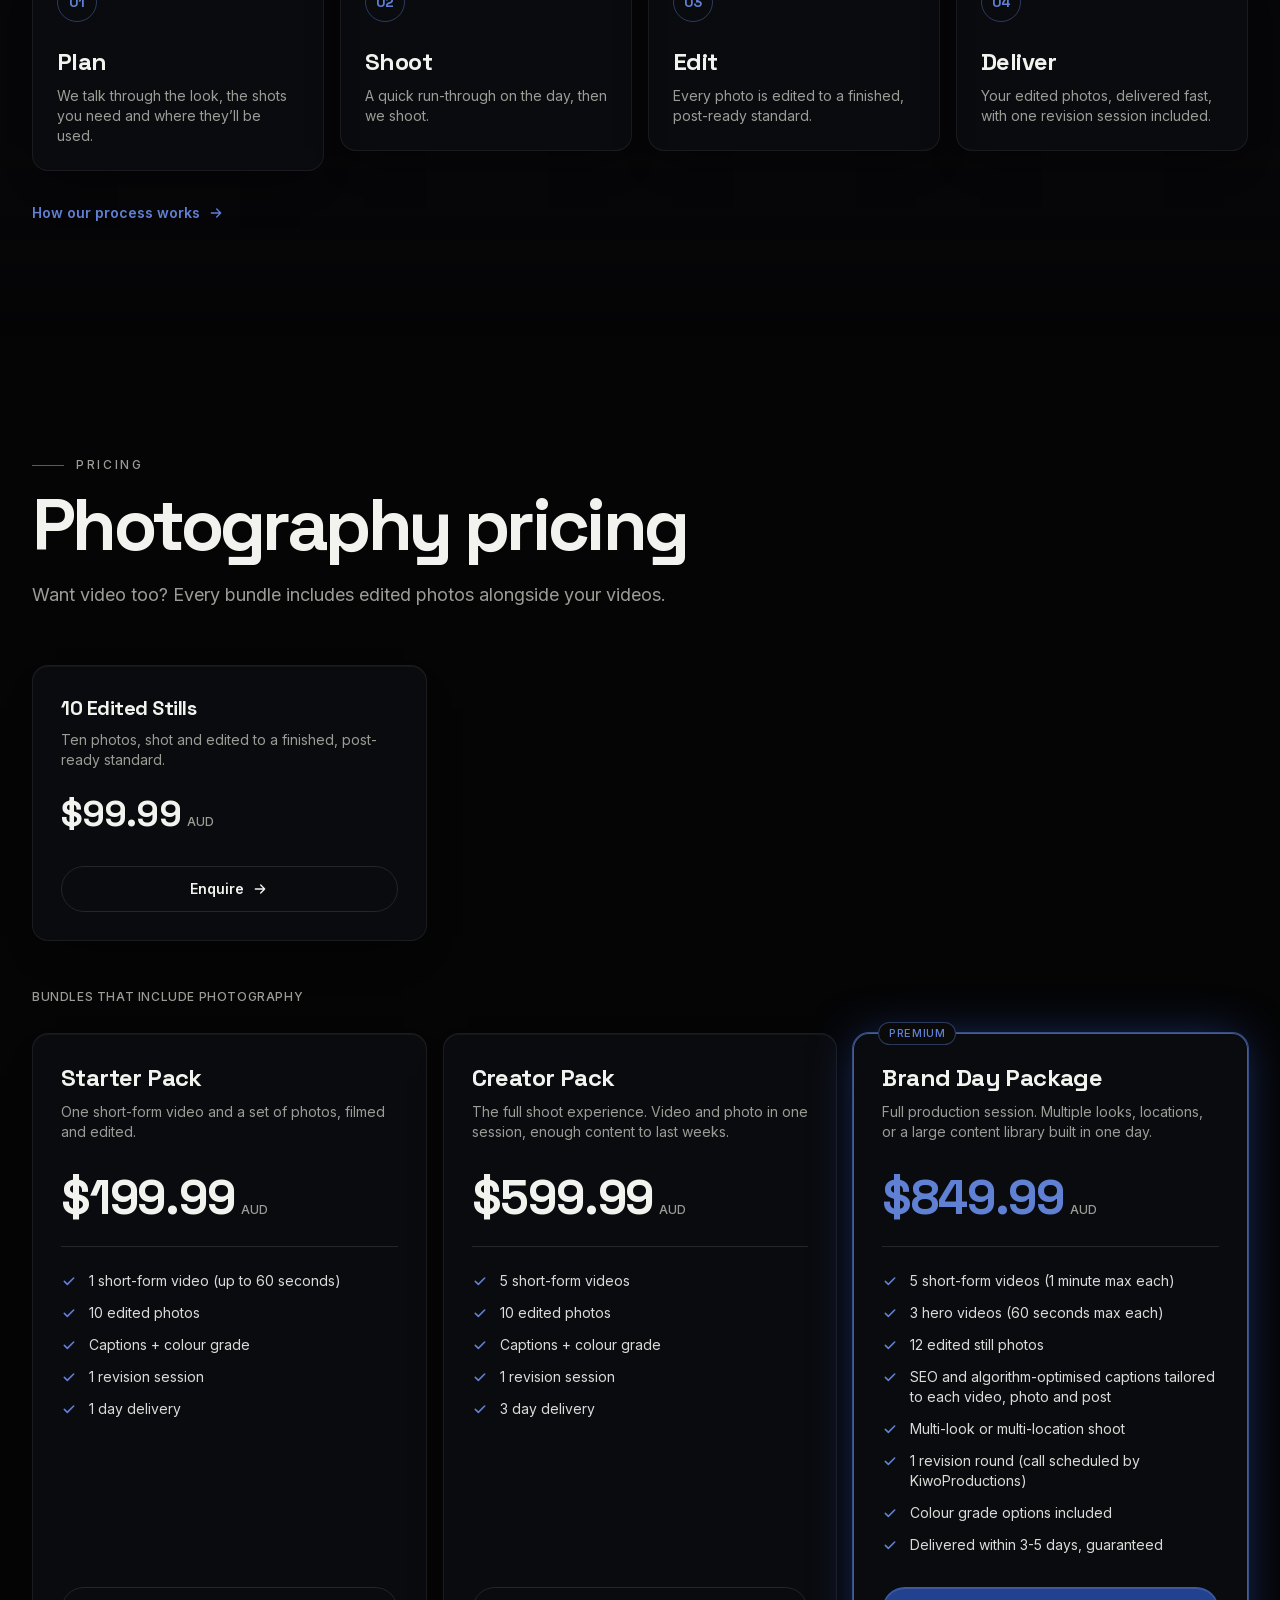
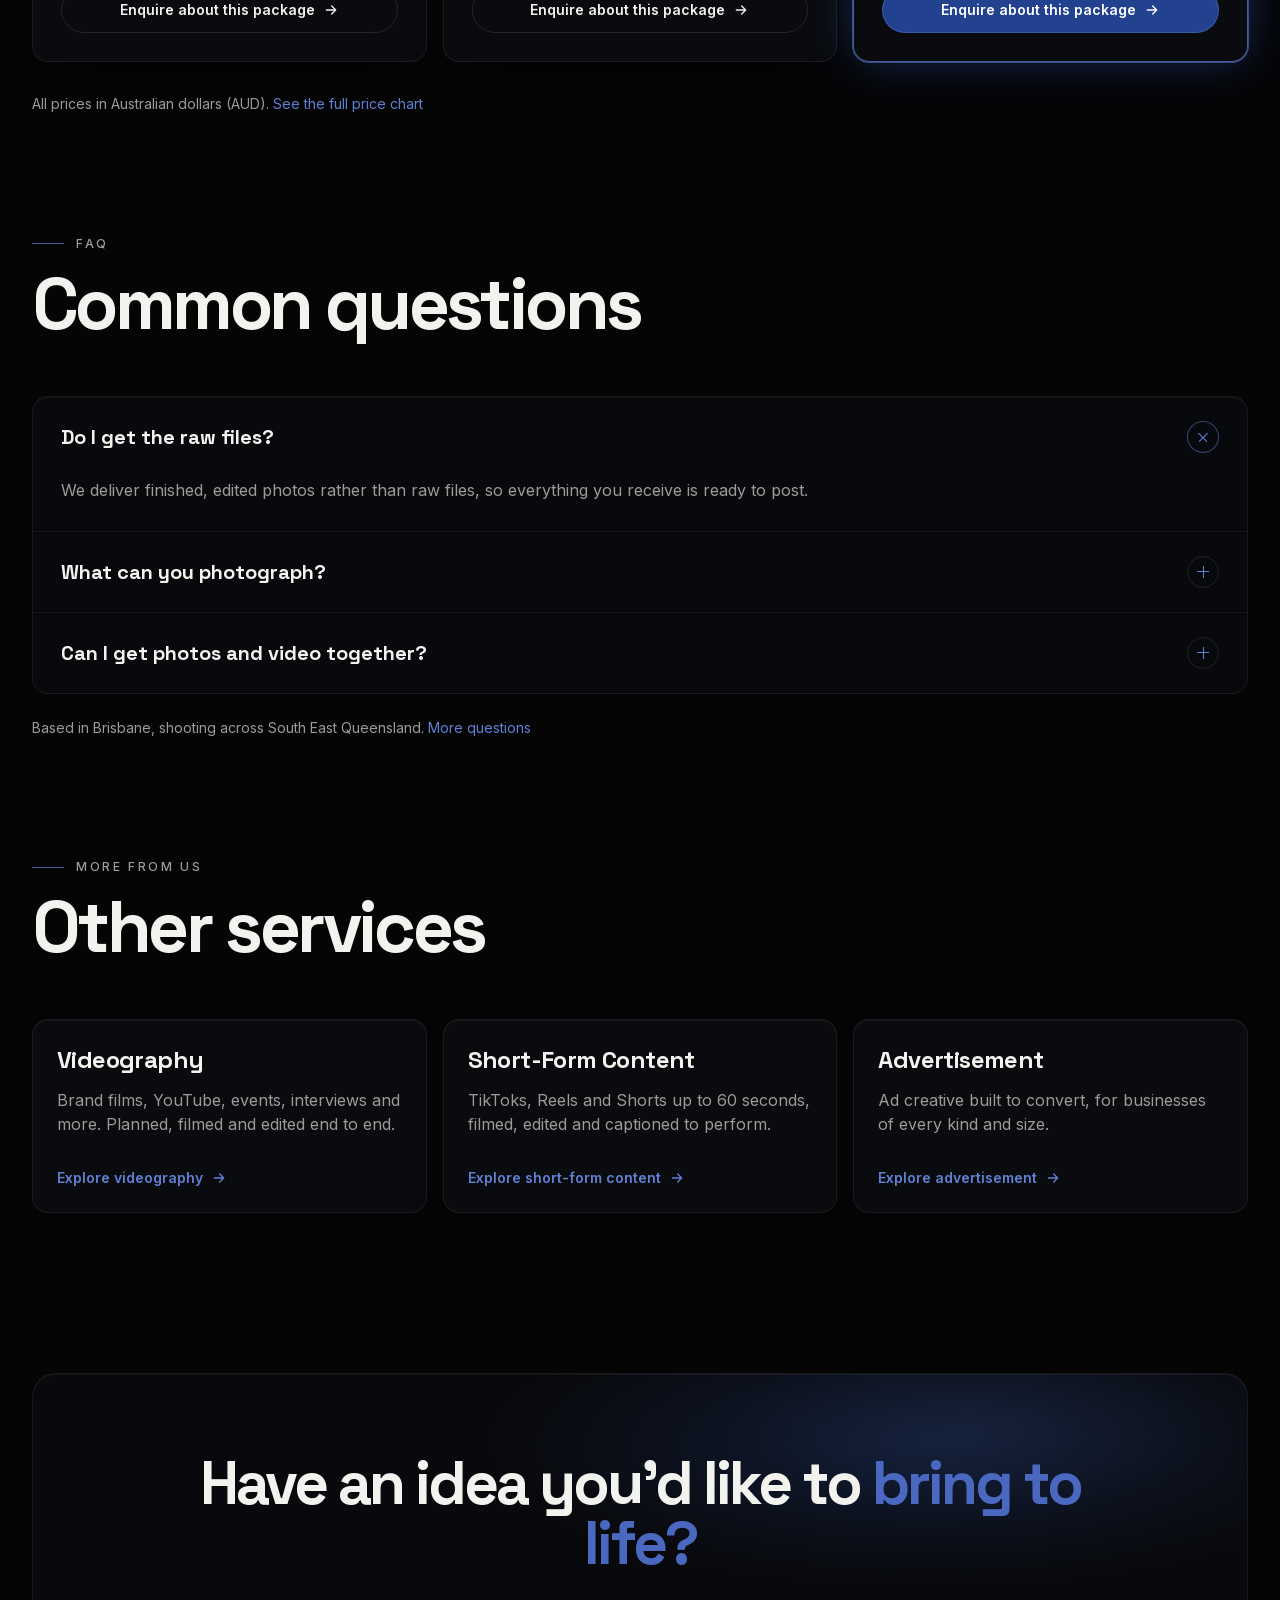
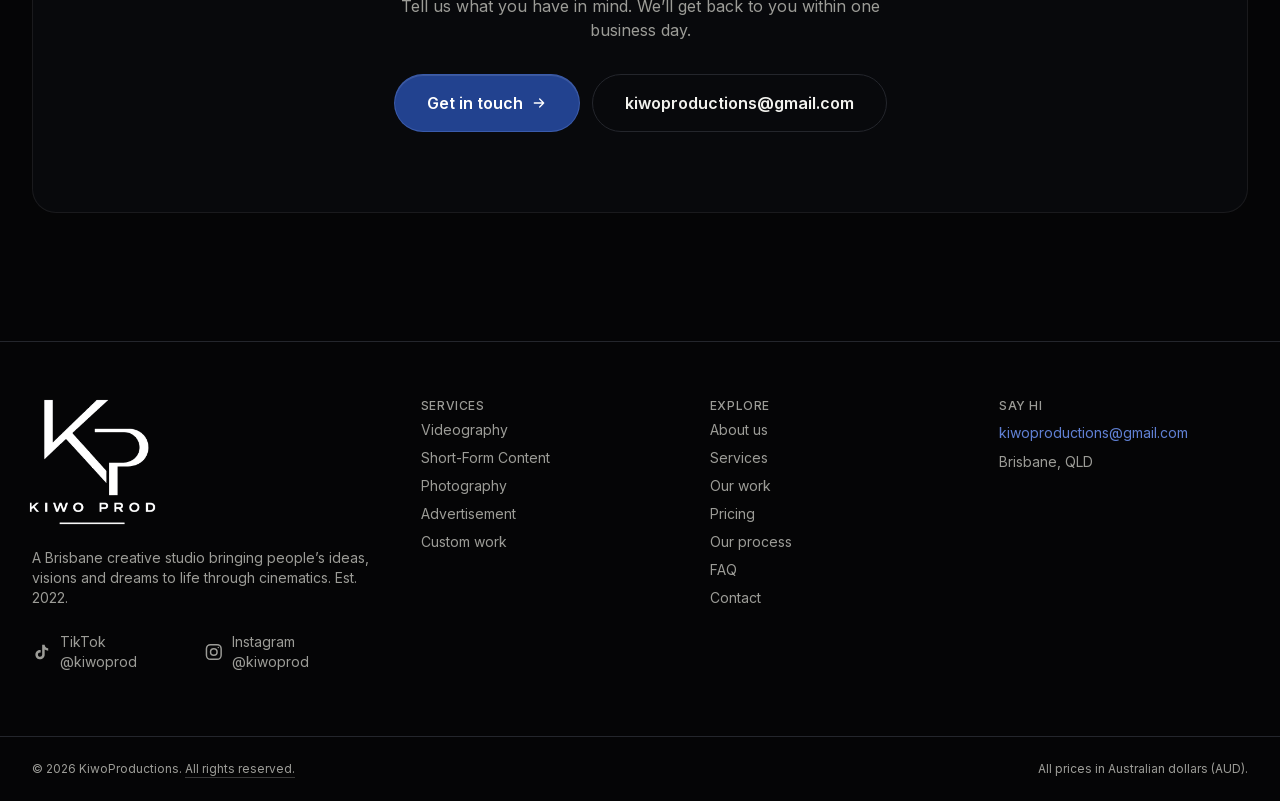
<file: photography.html>
<!DOCTYPE html><html lang="en-AU" class="__variable_94deb5 __variable_d8ebd1"><head><meta charSet="utf-8"/><meta name="viewport" content="width=device-width, initial-scale=1"/><link rel="stylesheet" href="site.css"/><meta name="theme-color" content="#050506"/><meta name="color-scheme" content="dark"/><title>Photography in Brisbane | Kiwo Productions</title><meta name="description" content="Portraits, products, food, venues and events. Every photo edited and ready to post. KiwoProductions, Brisbane. Prices in AUD."/><meta property="og:title" content="Kiwo Productions | Your vision, our creation"/><meta property="og:description" content="Brisbane videography, photography and advertising. Est. 2022."/><meta property="og:site_name" content="Kiwo Productions"/><meta property="og:locale" content="en_AU"/><meta property="og:image:type" content="image/png"/><meta property="og:image:width" content="1200"/><meta property="og:image:height" content="630"/><meta property="og:image" content="https://www.kiwoproductions.com.au/og-image.png"/><meta property="og:type" content="website"/><meta name="twitter:card" content="summary_large_image"/><meta name="twitter:title" content="Kiwo Productions | Your vision, our creation"/><meta name="twitter:description" content="Brisbane videography, photography and advertising. Est. 2022."/><meta name="twitter:image:type" content="image/png"/><meta name="twitter:image:width" content="1200"/><meta name="twitter:image:height" content="630"/><meta name="twitter:image" content="https://www.kiwoproductions.com.au/og-image.png"/><link rel="icon" href="icon.png" type="image/png" sizes="512x512"/><link rel="apple-touch-icon" href="apple-icon.png" type="image/png" sizes="180x180"/><script>document.documentElement.classList.add('js');setTimeout(function(){if(!window.kiwoReady)document.documentElement.classList.remove('js')},2500)</script><script src="site.js" defer></script></head><body><a href="#main" class="sr-only focus:not-sr-only focus:fixed focus:left-4 focus:top-4 focus:z-[100] focus:rounded-full focus:bg-accent-fill focus:text-white focus:px-4 focus:py-2 focus:text-ink">Skip to content</a><header class="fixed inset-x-0 top-0 z-50 transition-colors duration-300 border-b border-transparent"><div class="container-x flex h-16 items-center justify-between gap-4 md:h-20"><a class="group inline-flex shrink-0 items-center " aria-label="KiwoProductions home" href="index.html"><img alt="KIWO PROD" width="374" height="343" decoding="async" class="w-auto transition-transform duration-300 ease-out group-hover:scale-105 h-9 md:h-10" src="kiwo-mark.png"></a><nav class="hidden items-center gap-1 md:flex" aria-label="Main"><a class="relative rounded-full px-2.5 py-2 text-sm transition-colors lg:px-4 hover:text-fg text-muted" href="about.html">About</a><div class="relative"><div class="flex items-center"><a class="relative rounded-full py-2 pl-2.5 pr-1 text-sm transition-colors lg:pl-4 hover:text-fg text-fg" href="services.html">Services<span class="absolute bottom-0.5 left-[45%] h-1 w-1 -translate-x-1/2 rounded-full bg-accent"></span></a><button type="button" aria-expanded="false" aria-controls="services-menu" aria-label="Show services" class="mr-1 flex h-7 w-7 items-center justify-center rounded-full transition hover:text-fg text-muted"><svg viewBox="0 0 24 24" class="h-3.5 w-3.5 transition-transform " fill="none" stroke="currentColor" stroke-width="2.2" aria-hidden="true"><path d="m6 9 6 6 6-6" stroke-linecap="round" stroke-linejoin="round"></path></svg></button></div><div id="services-menu" hidden class="absolute left-1/2 top-full z-50 w-[22rem] -translate-x-1/2 pt-3"><div class="overflow-hidden rounded-2xl border border-white/[0.08] bg-obsidian/95 p-2 shadow-[0_24px_60px_-20px_rgba(0,0,0,0.9)] backdrop-blur-xl"><ul><li><a href="videography.html" class="block rounded-xl px-4 py-3 transition hover:bg-white/[0.04]"><span class="block font-display text-[15px] font-bold text-fg">Videography</span><span class="mt-0.5 block text-xs leading-snug text-muted">Brand films, YouTube, events, interviews and more. Planned, filmed and edited end to end.</span></a></li><li><a href="short-form-content.html" class="block rounded-xl px-4 py-3 transition hover:bg-white/[0.04]"><span class="block font-display text-[15px] font-bold text-fg">Short-Form Content</span><span class="mt-0.5 block text-xs leading-snug text-muted">TikToks, Reels and Shorts up to 60 seconds, filmed, edited and captioned to perform.</span></a></li><li><a href="photography.html" aria-current="page" class="block rounded-xl px-4 py-3 transition hover:bg-white/[0.04] bg-accent-dim"><span class="block font-display text-[15px] font-bold text-accent">Photography</span><span class="mt-0.5 block text-xs leading-snug text-muted">Portraits, products, food, venues and events. Every photo edited and ready to post.</span></a></li><li><a href="advertisement.html" class="block rounded-xl px-4 py-3 transition hover:bg-white/[0.04]"><span class="block font-display text-[15px] font-bold text-fg">Advertisement</span><span class="mt-0.5 block text-xs leading-snug text-muted">Ad creative built to convert, for businesses of every kind and size.</span></a></li></ul><a href="services.html" class="mt-1 flex items-center justify-between rounded-xl border-t border-white/[0.06] px-4 py-3 text-sm font-semibold text-accent hover:bg-white/[0.04]">All services <span aria-hidden="true">→</span></a></div></div></div><a class="relative rounded-full px-2.5 py-2 text-sm transition-colors lg:px-4 hover:text-fg text-muted" href="work.html">Work</a><a class="relative rounded-full px-2.5 py-2 text-sm transition-colors lg:px-4 hover:text-fg text-muted" href="process.html">Process</a><a class="relative rounded-full px-2.5 py-2 text-sm transition-colors lg:px-4 hover:text-fg text-muted" href="pricing.html">Pricing</a><a class="relative rounded-full px-2.5 py-2 text-sm transition-colors lg:px-4 hover:text-fg text-muted" href="contact.html">Contact</a></nav><div class="flex items-center gap-2"><div class="flex items-center gap-1 hidden sm:flex md:hidden lg:flex"><a href="https://www.tiktok.com/@kiwoprod" target="_blank" rel="noopener noreferrer" class="inline-flex items-center gap-2 rounded-full p-2 text-muted transition hover:-translate-y-0.5 hover:text-accent" aria-label="KiwoProductions on TikTok"><svg viewBox="0 0 24 24" fill="currentColor" class="h-5 w-5" aria-hidden="true"><path d="M16.6 5.82A4.28 4.28 0 0 1 15.54 3h-3.09v12.4a2.59 2.59 0 0 1-2.59 2.5c-1.42 0-2.6-1.16-2.6-2.6 0-1.72 1.66-3.01 3.37-2.48V9.66c-3.45-.46-6.47 2.22-6.47 5.64 0 3.33 2.76 5.7 5.69 5.7 3.14 0 5.69-2.55 5.69-5.7V9.01a7.35 7.35 0 0 0 4.3 1.38V7.3s-1.88.09-3.24-1.48Z"></path></svg></a><a href="https://www.instagram.com/kiwoprod" target="_blank" rel="noopener noreferrer" class="inline-flex items-center gap-2 rounded-full p-2 text-muted transition hover:-translate-y-0.5 hover:text-accent" aria-label="KiwoProductions on Instagram"><svg viewBox="0 0 24 24" fill="none" stroke="currentColor" stroke-width="1.8" class="h-5 w-5" aria-hidden="true"><rect x="3" y="3" width="18" height="18" rx="5"></rect><circle cx="12" cy="12" r="4"></circle><circle cx="17.5" cy="6.5" r="0.9" fill="currentColor" stroke="none"></circle></svg></a></div><a class="btn-primary btn-sm hidden md:inline-flex" href="contact.html">Get in touch</a><button type="button" class="relative z-50 flex h-10 w-10 items-center justify-center rounded-full border border-line md:hidden" aria-expanded="false" aria-controls="mobile-menu" aria-label="Open menu"><span class="absolute h-0.5 w-4 bg-fg transition -translate-y-1"></span><span class="absolute h-0.5 w-4 bg-fg transition translate-y-1"></span></button></div></div></header><div id="mobile-menu" hidden class="fixed inset-x-0 bottom-0 top-16 z-40 flex flex-col overflow-y-auto bg-obsidian px-5 pb-10 pt-6 md:hidden"><nav class="flex flex-col" aria-label="Mobile"><div data-menu-item><a href="index.html" class="block border-b border-line py-4 font-display text-4xl font-bold tracking-tight">Home</a></div><div data-menu-item><a href="about.html" class="block border-b border-line py-4 font-display text-4xl font-bold tracking-tight">About</a></div><div data-menu-item><button type="button" aria-expanded="false" aria-controls="mobile-services" class="flex w-full items-center justify-between border-b border-line py-4 text-left font-display text-4xl font-bold tracking-tight text-accent">Services<svg viewBox="0 0 24 24" class="h-7 w-7 shrink-0 transition-transform duration-300 text-muted" fill="none" stroke="currentColor" stroke-width="2.2" aria-hidden="true"><path d="m6 9 6 6 6-6" stroke-linecap="round" stroke-linejoin="round"></path></svg></button><div id="mobile-services" hidden class="overflow-hidden"><ul class="border-b border-line py-2 pl-4"><li><a href="videography.html" class="flex items-center gap-3 py-2.5 font-display text-xl font-bold text-fg/80"><span class="h-1.5 w-1.5 rounded-full bg-accent" aria-hidden="true"></span>Videography</a></li><li><a href="short-form-content.html" class="flex items-center gap-3 py-2.5 font-display text-xl font-bold text-fg/80"><span class="h-1.5 w-1.5 rounded-full bg-accent" aria-hidden="true"></span>Short-Form Content</a></li><li><a href="photography.html" class="flex items-center gap-3 py-2.5 font-display text-xl font-bold text-accent"><span class="h-1.5 w-1.5 rounded-full bg-accent" aria-hidden="true"></span>Photography</a></li><li><a href="advertisement.html" class="flex items-center gap-3 py-2.5 font-display text-xl font-bold text-fg/80"><span class="h-1.5 w-1.5 rounded-full bg-accent" aria-hidden="true"></span>Advertisement</a></li><li><a href="services.html" class="flex items-center gap-3 py-2.5 text-sm font-semibold text-muted">All services <span aria-hidden="true">→</span></a></li></ul></div></div><div data-menu-item><a href="work.html" class="block border-b border-line py-4 font-display text-4xl font-bold tracking-tight">Work</a></div><div data-menu-item><a href="process.html" class="block border-b border-line py-4 font-display text-4xl font-bold tracking-tight">Process</a></div><div data-menu-item><a href="pricing.html" class="block border-b border-line py-4 font-display text-4xl font-bold tracking-tight">Pricing</a></div><div data-menu-item><a href="contact.html" class="block border-b border-line py-4 font-display text-4xl font-bold tracking-tight">Contact</a></div><div data-menu-item><a href="faq.html" class="block border-b border-line py-4 font-display text-4xl font-bold tracking-tight">FAQ</a></div></nav><div class="mt-8 flex flex-col gap-3"><a href="contact.html" class="btn-primary w-full py-4 text-base">Get in touch</a><a href="pricing.html" class="btn-ghost w-full py-4 text-base">See pricing</a><div class="flex items-center gap-1 justify-center pt-2">
<a href="https://www.tiktok.com/@kiwoprod" target="_blank" rel="noopener noreferrer" class="inline-flex items-center gap-2 rounded-full p-2 text-muted transition hover:-translate-y-0.5 hover:text-accent" aria-label="KiwoProductions on TikTok"><svg viewBox="0 0 24 24" fill="currentColor" class="h-5 w-5" aria-hidden="true"><path d="M16.6 5.82A4.28 4.28 0 0 1 15.54 3h-3.09v12.4a2.59 2.59 0 0 1-2.59 2.5c-1.42 0-2.6-1.16-2.6-2.6 0-1.72 1.66-3.01 3.37-2.48V9.66c-3.45-.46-6.47 2.22-6.47 5.64 0 3.33 2.76 5.7 5.69 5.7 3.14 0 5.69-2.55 5.69-5.7V9.01a7.35 7.35 0 0 0 4.3 1.38V7.3s-1.88.09-3.24-1.48Z"></path></svg><span class="text-sm">TikTok @kiwoprod</span></a>
<a href="https://www.instagram.com/kiwoprod" target="_blank" rel="noopener noreferrer" class="inline-flex items-center gap-2 rounded-full p-2 text-muted transition hover:-translate-y-0.5 hover:text-accent" aria-label="KiwoProductions on Instagram"><svg viewBox="0 0 24 24" fill="none" stroke="currentColor" stroke-width="1.8" class="h-5 w-5" aria-hidden="true"><rect x="3" y="3" width="18" height="18" rx="5"></rect><circle cx="12" cy="12" r="4"></circle><circle cx="17.5" cy="6.5" r="0.9" fill="currentColor" stroke="none"></circle></svg><span class="text-sm">Instagram @kiwoprod</span></a>
</div></div></div><main id="main" class="min-h-[70vh] pt-16 md:pt-20"><div><section class="relative isolate overflow-hidden"><div class="hero-glow pointer-events-none absolute inset-0 -z-10" aria-hidden="true"></div><div class="container-x pb-16 pt-12 md:pb-24 md:pt-16"><div data-anim style="--y:16px"><nav aria-label="Breadcrumb" class="mb-8 text-sm text-muted"><a class="hover:text-fg" href="services.html">Services</a><span class="mx-2" aria-hidden="true">/</span><span class="text-fg" aria-current="page">Photography</span></nav><p class="eyebrow">03 · Photography</p></div><div class="mt-6"><h1 class="h-display text-[clamp(3.25rem,13vw,11rem)]" aria-label="Photography"><span class="block" aria-hidden="true"><span class="inline-block overflow-hidden pb-[0.08em] align-bottom"><span class="inline-block " data-anim="word" style="--y:110%">Photography</span></span></span></h1></div><div class="mt-8 max-w-2xl" data-anim style="--y:16px"><p class="text-lg text-fg/80 md:text-xl">Portraits, products, food, venues, lifestyle, events. Every photo is shot with intent and edited to a finished, post-ready standard. No raw dumps, only the keepers.</p></div><div class="mt-10 flex flex-col gap-3 sm:flex-row" data-anim style="--y:16px"><a class="btn-primary px-8 py-4 text-base" href="contact.html?service=edited-stills#enquiry-form">Enquire about photography <svg viewBox="0 0 24 24" fill="none" stroke="currentColor" stroke-width="2" class="h-4 w-4" aria-hidden="true"><path d="M5 12h14M13 6l6 6-6 6" stroke-linecap="round" stroke-linejoin="round"></path></svg></a><a href="#pricing" class="btn-ghost px-8 py-4 text-base">See photography pricing</a></div></div></section><section class="container-x pb-20 md:pb-28"><div class="mb-10 md:mb-14 max-w-3xl" data-anim style="--y:28px"><p class="eyebrow">Photography</p><h2 class="h-display mt-4 text-5xl md:text-7xl">What we make</h2></div><div class="grid gap-3 sm:grid-cols-2 lg:grid-cols-3"><div data-anim style="--y:24px"><div class="card flex items-center gap-4 p-5"><svg viewBox="0 0 24 24" fill="none" stroke="currentColor" stroke-width="2.4" class="h-5 w-5 shrink-0 text-accent" aria-hidden="true"><path d="m5 12.5 4.5 4.5L19 7.5" stroke-linecap="round" stroke-linejoin="round"></path></svg><span class="font-display text-lg font-bold">Portraits &amp; headshots</span></div></div><div data-anim style="--y:24px"><div class="card flex items-center gap-4 p-5"><svg viewBox="0 0 24 24" fill="none" stroke="currentColor" stroke-width="2.4" class="h-5 w-5 shrink-0 text-accent" aria-hidden="true"><path d="m5 12.5 4.5 4.5L19 7.5" stroke-linecap="round" stroke-linejoin="round"></path></svg><span class="font-display text-lg font-bold">Product</span></div></div><div data-anim style="--y:24px"><div class="card flex items-center gap-4 p-5"><svg viewBox="0 0 24 24" fill="none" stroke="currentColor" stroke-width="2.4" class="h-5 w-5 shrink-0 text-accent" aria-hidden="true"><path d="m5 12.5 4.5 4.5L19 7.5" stroke-linecap="round" stroke-linejoin="round"></path></svg><span class="font-display text-lg font-bold">Food &amp; venue</span></div></div><div data-anim style="--y:24px"><div class="card flex items-center gap-4 p-5"><svg viewBox="0 0 24 24" fill="none" stroke="currentColor" stroke-width="2.4" class="h-5 w-5 shrink-0 text-accent" aria-hidden="true"><path d="m5 12.5 4.5 4.5L19 7.5" stroke-linecap="round" stroke-linejoin="round"></path></svg><span class="font-display text-lg font-bold">Lifestyle</span></div></div><div data-anim style="--y:24px"><div class="card flex items-center gap-4 p-5"><svg viewBox="0 0 24 24" fill="none" stroke="currentColor" stroke-width="2.4" class="h-5 w-5 shrink-0 text-accent" aria-hidden="true"><path d="m5 12.5 4.5 4.5L19 7.5" stroke-linecap="round" stroke-linejoin="round"></path></svg><span class="font-display text-lg font-bold">Events</span></div></div><div data-anim style="--y:24px"><div class="card flex items-center gap-4 p-5"><svg viewBox="0 0 24 24" fill="none" stroke="currentColor" stroke-width="2.4" class="h-5 w-5 shrink-0 text-accent" aria-hidden="true"><path d="m5 12.5 4.5 4.5L19 7.5" stroke-linecap="round" stroke-linejoin="round"></path></svg><span class="font-display text-lg font-bold">Campaign stills</span></div></div></div></section><section class="relative"><div aria-hidden="true" class="fade-y surface pointer-events-none absolute inset-0"></div><div class="container-x relative py-20 md:py-28"><div class="mb-10 md:mb-14 max-w-3xl" data-anim style="--y:28px"><p class="eyebrow">What’s included</p><h2 class="h-display mt-4 text-5xl md:text-7xl">From planning to delivery</h2><p class="mt-5 text-lg text-muted">Every project follows the same steps, so you always know what’s next.</p></div><ol class="grid gap-4 md:grid-cols-2 lg:grid-cols-4"><li><div data-anim style="--y:28px"><div class="card h-full p-6"><span class="flex h-10 w-10 items-center justify-center rounded-full border border-accent/40 font-display text-sm font-bold text-accent">01</span><h3 class="mt-6 font-display text-2xl font-bold">Plan</h3><p class="mt-2 text-sm text-muted">We talk through the look, the shots you need and where they’ll be used.</p></div></div></li><li><div data-anim style="--y:28px"><div class="card h-full p-6"><span class="flex h-10 w-10 items-center justify-center rounded-full border border-accent/40 font-display text-sm font-bold text-accent">02</span><h3 class="mt-6 font-display text-2xl font-bold">Shoot</h3><p class="mt-2 text-sm text-muted">A quick run-through on the day, then we shoot.</p></div></div></li><li><div data-anim style="--y:28px"><div class="card h-full p-6"><span class="flex h-10 w-10 items-center justify-center rounded-full border border-accent/40 font-display text-sm font-bold text-accent">03</span><h3 class="mt-6 font-display text-2xl font-bold">Edit</h3><p class="mt-2 text-sm text-muted">Every photo is edited to a finished, post-ready standard.</p></div></div></li><li><div data-anim style="--y:28px"><div class="card h-full p-6"><span class="flex h-10 w-10 items-center justify-center rounded-full border border-accent/40 font-display text-sm font-bold text-accent">04</span><h3 class="mt-6 font-display text-2xl font-bold">Deliver</h3><p class="mt-2 text-sm text-muted">Your edited photos, delivered fast, with one revision session included.</p></div></div></li></ol><div data-anim style="--y:28px"><a class="group mt-8 inline-flex items-center gap-2 text-sm font-semibold text-accent" href="process.html">How our process works <svg viewBox="0 0 24 24" fill="none" stroke="currentColor" stroke-width="2" class="h-4 w-4 transition-transform group-hover:translate-x-1" aria-hidden="true"><path d="M5 12h14M13 6l6 6-6 6" stroke-linecap="round" stroke-linejoin="round"></path></svg></a></div></div></section><section id="pricing" class="container-x scroll-mt-28 py-20 md:py-28"><div class="mb-10 md:mb-14 max-w-3xl" data-anim style="--y:28px"><p class="eyebrow">Pricing</p><h2 class="h-display mt-4 text-5xl md:text-7xl">Photography pricing</h2><p class="mt-5 text-lg text-muted">Want video too? Every bundle includes edited photos alongside your videos.</p></div><div class="grid gap-4 md:grid-cols-3"><div class="h-full" data-anim style="--y:24px"><article class="card card-hover flex h-full flex-col p-6 md:p-7"><h3 class="font-display text-xl font-bold">10 Edited Stills</h3><p class="mt-2 text-sm text-muted">Ten photos, shot and edited to a finished, post-ready standard.</p><p class="mt-6 flex items-baseline gap-1.5"><span class="font-display text-4xl font-bold tracking-tight">$99.99</span><span class="text-xs font-medium text-muted">AUD</span></p><div class="flex-1"></div><a class="btn-ghost mt-8 w-full" href="contact.html?service=edited-stills#enquiry-form">Enquire <svg viewBox="0 0 24 24" fill="none" stroke="currentColor" stroke-width="2" class="h-4 w-4" aria-hidden="true"><path d="M5 12h14M13 6l6 6-6 6" stroke-linecap="round" stroke-linejoin="round"></path></svg></a></article></div></div><p class="label mb-4 mt-12">Bundles that include photography</p><div class="grid gap-4 pt-3 sm:grid-cols-2 lg:grid-cols-3"><div class="h-full" data-anim style="--y:24px"><article class="card card-hover relative flex h-full flex-col p-6 md:p-7 "><h3 class="font-display text-2xl font-bold">Starter Pack</h3><p class="mt-2 min-h-[3rem] text-sm text-muted">One short-form video and a set of photos, filmed and edited.</p><p class="mt-6 flex items-baseline gap-1.5"><span class="font-display text-5xl font-bold tracking-tight ">$199.99</span><span class="text-xs font-medium text-muted">AUD</span></p><ul class="mt-6 flex-1 space-y-3 border-t border-line pt-6 text-sm"><li class="flex gap-3"><svg viewBox="0 0 24 24" fill="none" stroke="currentColor" stroke-width="2.4" class="mt-0.5 h-4 w-4 shrink-0 text-accent" aria-hidden="true"><path d="m5 12.5 4.5 4.5L19 7.5" stroke-linecap="round" stroke-linejoin="round"></path></svg><span class="text-fg/90">1 short-form video (up to 60 seconds)</span></li><li class="flex gap-3"><svg viewBox="0 0 24 24" fill="none" stroke="currentColor" stroke-width="2.4" class="mt-0.5 h-4 w-4 shrink-0 text-accent" aria-hidden="true"><path d="m5 12.5 4.5 4.5L19 7.5" stroke-linecap="round" stroke-linejoin="round"></path></svg><span class="text-fg/90">10 edited photos</span></li><li class="flex gap-3"><svg viewBox="0 0 24 24" fill="none" stroke="currentColor" stroke-width="2.4" class="mt-0.5 h-4 w-4 shrink-0 text-accent" aria-hidden="true"><path d="m5 12.5 4.5 4.5L19 7.5" stroke-linecap="round" stroke-linejoin="round"></path></svg><span class="text-fg/90">Captions + colour grade</span></li><li class="flex gap-3"><svg viewBox="0 0 24 24" fill="none" stroke="currentColor" stroke-width="2.4" class="mt-0.5 h-4 w-4 shrink-0 text-accent" aria-hidden="true"><path d="m5 12.5 4.5 4.5L19 7.5" stroke-linecap="round" stroke-linejoin="round"></path></svg><span class="text-fg/90">1 revision session</span></li><li class="flex gap-3"><svg viewBox="0 0 24 24" fill="none" stroke="currentColor" stroke-width="2.4" class="mt-0.5 h-4 w-4 shrink-0 text-accent" aria-hidden="true"><path d="m5 12.5 4.5 4.5L19 7.5" stroke-linecap="round" stroke-linejoin="round"></path></svg><span class="text-fg/90">1 day delivery</span></li></ul><a class="btn-ghost mt-8 w-full" href="contact.html?service=starter-pack#enquiry-form">Enquire about this package <svg viewBox="0 0 24 24" fill="none" stroke="currentColor" stroke-width="2" class="h-4 w-4" aria-hidden="true"><path d="M5 12h14M13 6l6 6-6 6" stroke-linecap="round" stroke-linejoin="round"></path></svg></a></article></div><div class="h-full" data-anim style="--y:24px"><article class="card card-hover relative flex h-full flex-col p-6 md:p-7 "><h3 class="font-display text-2xl font-bold">Creator Pack</h3><p class="mt-2 min-h-[3rem] text-sm text-muted">The full shoot experience. Video and photo in one session, enough content to last weeks.</p><p class="mt-6 flex items-baseline gap-1.5"><span class="font-display text-5xl font-bold tracking-tight ">$599.99</span><span class="text-xs font-medium text-muted">AUD</span></p><ul class="mt-6 flex-1 space-y-3 border-t border-line pt-6 text-sm"><li class="flex gap-3"><svg viewBox="0 0 24 24" fill="none" stroke="currentColor" stroke-width="2.4" class="mt-0.5 h-4 w-4 shrink-0 text-accent" aria-hidden="true"><path d="m5 12.5 4.5 4.5L19 7.5" stroke-linecap="round" stroke-linejoin="round"></path></svg><span class="text-fg/90">5 short-form videos</span></li><li class="flex gap-3"><svg viewBox="0 0 24 24" fill="none" stroke="currentColor" stroke-width="2.4" class="mt-0.5 h-4 w-4 shrink-0 text-accent" aria-hidden="true"><path d="m5 12.5 4.5 4.5L19 7.5" stroke-linecap="round" stroke-linejoin="round"></path></svg><span class="text-fg/90">10 edited photos</span></li><li class="flex gap-3"><svg viewBox="0 0 24 24" fill="none" stroke="currentColor" stroke-width="2.4" class="mt-0.5 h-4 w-4 shrink-0 text-accent" aria-hidden="true"><path d="m5 12.5 4.5 4.5L19 7.5" stroke-linecap="round" stroke-linejoin="round"></path></svg><span class="text-fg/90">Captions + colour grade</span></li><li class="flex gap-3"><svg viewBox="0 0 24 24" fill="none" stroke="currentColor" stroke-width="2.4" class="mt-0.5 h-4 w-4 shrink-0 text-accent" aria-hidden="true"><path d="m5 12.5 4.5 4.5L19 7.5" stroke-linecap="round" stroke-linejoin="round"></path></svg><span class="text-fg/90">1 revision session</span></li><li class="flex gap-3"><svg viewBox="0 0 24 24" fill="none" stroke="currentColor" stroke-width="2.4" class="mt-0.5 h-4 w-4 shrink-0 text-accent" aria-hidden="true"><path d="m5 12.5 4.5 4.5L19 7.5" stroke-linecap="round" stroke-linejoin="round"></path></svg><span class="text-fg/90">3 day delivery</span></li></ul><a class="btn-ghost mt-8 w-full" href="contact.html?service=creator-pack#enquiry-form">Enquire about this package <svg viewBox="0 0 24 24" fill="none" stroke="currentColor" stroke-width="2" class="h-4 w-4" aria-hidden="true"><path d="M5 12h14M13 6l6 6-6 6" stroke-linecap="round" stroke-linejoin="round"></path></svg></a></article></div><div class="h-full" data-anim style="--y:24px"><article class="card card-hover relative flex h-full flex-col p-6 md:p-7 border-accent/70 shadow-glow"><span class="badge-accent absolute -top-3 left-6 bg-ink">Premium</span><h3 class="font-display text-2xl font-bold">Brand Day Package</h3><p class="mt-2 min-h-[3rem] text-sm text-muted">Full production session. Multiple looks, locations, or a large content library built in one day.</p><p class="mt-6 flex items-baseline gap-1.5"><span class="font-display text-5xl font-bold tracking-tight text-accent">$849.99</span><span class="text-xs font-medium text-muted">AUD</span></p><ul class="mt-6 flex-1 space-y-3 border-t border-line pt-6 text-sm"><li class="flex gap-3"><svg viewBox="0 0 24 24" fill="none" stroke="currentColor" stroke-width="2.4" class="mt-0.5 h-4 w-4 shrink-0 text-accent" aria-hidden="true"><path d="m5 12.5 4.5 4.5L19 7.5" stroke-linecap="round" stroke-linejoin="round"></path></svg><span class="text-fg/90">5 short-form videos (1 minute max each)</span></li><li class="flex gap-3"><svg viewBox="0 0 24 24" fill="none" stroke="currentColor" stroke-width="2.4" class="mt-0.5 h-4 w-4 shrink-0 text-accent" aria-hidden="true"><path d="m5 12.5 4.5 4.5L19 7.5" stroke-linecap="round" stroke-linejoin="round"></path></svg><span class="text-fg/90">3 hero videos (60 seconds max each)</span></li><li class="flex gap-3"><svg viewBox="0 0 24 24" fill="none" stroke="currentColor" stroke-width="2.4" class="mt-0.5 h-4 w-4 shrink-0 text-accent" aria-hidden="true"><path d="m5 12.5 4.5 4.5L19 7.5" stroke-linecap="round" stroke-linejoin="round"></path></svg><span class="text-fg/90">12 edited still photos</span></li><li class="flex gap-3"><svg viewBox="0 0 24 24" fill="none" stroke="currentColor" stroke-width="2.4" class="mt-0.5 h-4 w-4 shrink-0 text-accent" aria-hidden="true"><path d="m5 12.5 4.5 4.5L19 7.5" stroke-linecap="round" stroke-linejoin="round"></path></svg><span class="text-fg/90">SEO and algorithm-optimised captions tailored to each video, photo and post</span></li><li class="flex gap-3"><svg viewBox="0 0 24 24" fill="none" stroke="currentColor" stroke-width="2.4" class="mt-0.5 h-4 w-4 shrink-0 text-accent" aria-hidden="true"><path d="m5 12.5 4.5 4.5L19 7.5" stroke-linecap="round" stroke-linejoin="round"></path></svg><span class="text-fg/90">Multi-look or multi-location shoot</span></li><li class="flex gap-3"><svg viewBox="0 0 24 24" fill="none" stroke="currentColor" stroke-width="2.4" class="mt-0.5 h-4 w-4 shrink-0 text-accent" aria-hidden="true"><path d="m5 12.5 4.5 4.5L19 7.5" stroke-linecap="round" stroke-linejoin="round"></path></svg><span class="text-fg/90">1 revision round (call scheduled by KiwoProductions)</span></li><li class="flex gap-3"><svg viewBox="0 0 24 24" fill="none" stroke="currentColor" stroke-width="2.4" class="mt-0.5 h-4 w-4 shrink-0 text-accent" aria-hidden="true"><path d="m5 12.5 4.5 4.5L19 7.5" stroke-linecap="round" stroke-linejoin="round"></path></svg><span class="text-fg/90">Colour grade options included</span></li><li class="flex gap-3"><svg viewBox="0 0 24 24" fill="none" stroke="currentColor" stroke-width="2.4" class="mt-0.5 h-4 w-4 shrink-0 text-accent" aria-hidden="true"><path d="m5 12.5 4.5 4.5L19 7.5" stroke-linecap="round" stroke-linejoin="round"></path></svg><span class="text-fg/90">Delivered within 3-5 days, guaranteed</span></li></ul><a class="btn-primary mt-8 w-full" href="contact.html?service=brand-day#enquiry-form">Enquire about this package <svg viewBox="0 0 24 24" fill="none" stroke="currentColor" stroke-width="2" class="h-4 w-4" aria-hidden="true"><path d="M5 12h14M13 6l6 6-6 6" stroke-linecap="round" stroke-linejoin="round"></path></svg></a></article></div></div><div data-anim style="--y:28px"><p class="mt-8 text-sm text-muted">All prices in Australian dollars (AUD). <a class="link" href="pricing.html#price-chart">See the full price chart</a></p></div></section><section class="container-x pb-20 md:pb-28"><div class="mb-10 md:mb-14 max-w-3xl" data-anim style="--y:28px"><p class="eyebrow">FAQ</p><h2 class="h-display mt-4 text-5xl md:text-7xl">Common questions</h2></div><div data-anim style="--y:28px"><div class="overflow-hidden rounded-2xl border border-white/[0.07] bg-[#0B0C10]/70 shadow-[inset_0_1px_0_rgba(255,255,255,0.04)]"><details class="group border-t border-white/[0.06] first:border-t-0" open=""><summary class="flex cursor-pointer list-none items-center justify-between gap-6 px-5 py-5 transition hover:bg-white/[0.02] md:px-7 md:py-6 [&amp;::-webkit-details-marker]:hidden"><span class="font-display text-lg font-bold md:text-xl">Do I get the raw files?</span><span aria-hidden="true" class="relative flex h-8 w-8 shrink-0 items-center justify-center rounded-full border border-white/[0.1] text-accent transition group-open:rotate-45 group-open:border-accent/50"><span class="absolute h-px w-3 bg-current"></span><span class="absolute h-3 w-px bg-current"></span></span></summary><div class="px-5 pb-6 md:px-7 md:pb-7"><p class="max-w-3xl leading-relaxed text-muted">We deliver finished, edited photos rather than raw files, so everything you receive is ready to post.</p></div></details><details class="group border-t border-white/[0.06] first:border-t-0"><summary class="flex cursor-pointer list-none items-center justify-between gap-6 px-5 py-5 transition hover:bg-white/[0.02] md:px-7 md:py-6 [&amp;::-webkit-details-marker]:hidden"><span class="font-display text-lg font-bold md:text-xl">What can you photograph?</span><span aria-hidden="true" class="relative flex h-8 w-8 shrink-0 items-center justify-center rounded-full border border-white/[0.1] text-accent transition group-open:rotate-45 group-open:border-accent/50"><span class="absolute h-px w-3 bg-current"></span><span class="absolute h-3 w-px bg-current"></span></span></summary><div class="px-5 pb-6 md:px-7 md:pb-7"><p class="max-w-3xl leading-relaxed text-muted">Portraits and headshots, products, food and venues, lifestyle, events and campaign stills, for businesses and brands of all kinds.</p></div></details><details class="group border-t border-white/[0.06] first:border-t-0"><summary class="flex cursor-pointer list-none items-center justify-between gap-6 px-5 py-5 transition hover:bg-white/[0.02] md:px-7 md:py-6 [&amp;::-webkit-details-marker]:hidden"><span class="font-display text-lg font-bold md:text-xl">Can I get photos and video together?</span><span aria-hidden="true" class="relative flex h-8 w-8 shrink-0 items-center justify-center rounded-full border border-white/[0.1] text-accent transition group-open:rotate-45 group-open:border-accent/50"><span class="absolute h-px w-3 bg-current"></span><span class="absolute h-3 w-px bg-current"></span></span></summary><div class="px-5 pb-6 md:px-7 md:pb-7"><p class="max-w-3xl leading-relaxed text-muted">Yes. Every bundle includes edited photos as well as short-form videos, all from one session.</p></div></details></div></div><div data-anim style="--y:28px"><p class="mt-6 text-sm text-muted">Based in Brisbane, shooting across South East Queensland. <a class="link" href="faq.html">More questions</a></p></div></section><section class="container-x pb-8"><div class="mb-10 md:mb-14 max-w-3xl" data-anim style="--y:28px"><p class="eyebrow">More from us</p><h2 class="h-display mt-4 text-5xl md:text-7xl">Other services</h2></div><div class="grid gap-4 md:grid-cols-3"><div class="h-full" data-anim style="--y:24px"><a class="card card-hover group flex h-full flex-col p-6" href="videography.html"><h3 class="font-display font-bold tracking-tight text-2xl">Videography</h3><p class="mt-3 flex-1 text-muted">Brand films, YouTube, events, interviews and more. Planned, filmed and edited end to end.</p><span class="mt-8 inline-flex items-center gap-2 text-sm font-semibold text-accent">Explore videography <svg viewBox="0 0 24 24" fill="none" stroke="currentColor" stroke-width="2" class="h-4 w-4 transition-transform group-hover:translate-x-1" aria-hidden="true"><path d="M5 12h14M13 6l6 6-6 6" stroke-linecap="round" stroke-linejoin="round"></path></svg></span></a></div><div class="h-full" data-anim style="--y:24px"><a class="card card-hover group flex h-full flex-col p-6" href="short-form-content.html"><h3 class="font-display font-bold tracking-tight text-2xl">Short-Form Content</h3><p class="mt-3 flex-1 text-muted">TikToks, Reels and Shorts up to 60 seconds, filmed, edited and captioned to perform.</p><span class="mt-8 inline-flex items-center gap-2 text-sm font-semibold text-accent">Explore short-form content <svg viewBox="0 0 24 24" fill="none" stroke="currentColor" stroke-width="2" class="h-4 w-4 transition-transform group-hover:translate-x-1" aria-hidden="true"><path d="M5 12h14M13 6l6 6-6 6" stroke-linecap="round" stroke-linejoin="round"></path></svg></span></a></div><div class="h-full" data-anim style="--y:24px"><a class="card card-hover group flex h-full flex-col p-6" href="advertisement.html"><h3 class="font-display font-bold tracking-tight text-2xl">Advertisement</h3><p class="mt-3 flex-1 text-muted">Ad creative built to convert, for businesses of every kind and size.</p><span class="mt-8 inline-flex items-center gap-2 text-sm font-semibold text-accent">Explore advertisement <svg viewBox="0 0 24 24" fill="none" stroke="currentColor" stroke-width="2" class="h-4 w-4 transition-transform group-hover:translate-x-1" aria-hidden="true"><path d="M5 12h14M13 6l6 6-6 6" stroke-linecap="round" stroke-linejoin="round"></path></svg></span></a></div></div></section><section class="container-x py-24 md:py-32"><div data-anim style="--y:28px"><div class="relative overflow-hidden rounded-3xl border border-white/[0.07] bg-[#0B0C10]/70 shadow-[inset_0_1px_0_rgba(255,255,255,0.045)] px-6 py-14 text-center md:px-16 md:py-20"><div class="hero-glow pointer-events-none absolute inset-0" aria-hidden="true"></div><h2 class="h-display relative mx-auto max-w-4xl text-4xl md:text-6xl">Have an idea you’d like to <em class="text-accent-deep">bring to life?</em></h2><p class="relative mx-auto mt-5 max-w-lg text-muted">Tell us what you have in mind. We’ll get back to you within one business day.</p><div class="relative mt-8 flex flex-col items-center justify-center gap-3 sm:flex-row"><a class="btn-primary px-8 py-4 text-base" href="contact.html">Get in touch <svg viewBox="0 0 24 24" fill="none" stroke="currentColor" stroke-width="2" class="h-4 w-4" aria-hidden="true"><path d="M5 12h14M13 6l6 6-6 6" stroke-linecap="round" stroke-linejoin="round"></path></svg></a><a href="mailto:kiwoproductions@gmail.com" class="btn-ghost px-8 py-4 text-base">kiwoproductions@gmail.com</a></div></div></div></section></div></main><footer class="border-t border-line"><div class="container-x grid gap-10 py-14 sm:grid-cols-2 lg:grid-cols-[1.4fr_1fr_1fr_1fr]"><div class="space-y-4"><a class="group inline-flex shrink-0 items-center -ml-1" aria-label="KiwoProductions home" href="index.html"><img alt="KIWO PROD" loading="lazy" width="449" height="444" decoding="async" class="w-auto transition-transform duration-300 ease-out group-hover:scale-105 h-28 md:h-32" src="kiwo-logo.png"></a><p class="max-w-sm text-sm text-muted">A Brisbane creative studio bringing people’s ideas, visions and dreams to life through cinematics. Est. 2022.</p><div class="flex items-center gap-1 -ml-2"><a href="https://www.tiktok.com/@kiwoprod" target="_blank" rel="noopener noreferrer" class="inline-flex items-center gap-2 rounded-full p-2 text-muted transition hover:-translate-y-0.5 hover:text-accent" aria-label="KiwoProductions on TikTok"><svg viewBox="0 0 24 24" fill="currentColor" class="h-5 w-5" aria-hidden="true"><path d="M16.6 5.82A4.28 4.28 0 0 1 15.54 3h-3.09v12.4a2.59 2.59 0 0 1-2.59 2.5c-1.42 0-2.6-1.16-2.6-2.6 0-1.72 1.66-3.01 3.37-2.48V9.66c-3.45-.46-6.47 2.22-6.47 5.64 0 3.33 2.76 5.7 5.69 5.7 3.14 0 5.69-2.55 5.69-5.7V9.01a7.35 7.35 0 0 0 4.3 1.38V7.3s-1.88.09-3.24-1.48Z"></path></svg><span class="text-sm">TikTok @kiwoprod</span></a><a href="https://www.instagram.com/kiwoprod" target="_blank" rel="noopener noreferrer" class="inline-flex items-center gap-2 rounded-full p-2 text-muted transition hover:-translate-y-0.5 hover:text-accent" aria-label="KiwoProductions on Instagram"><svg viewBox="0 0 24 24" fill="none" stroke="currentColor" stroke-width="1.8" class="h-5 w-5" aria-hidden="true"><rect x="3" y="3" width="18" height="18" rx="5"></rect><circle cx="12" cy="12" r="4"></circle><circle cx="17.5" cy="6.5" r="0.9" fill="currentColor" stroke="none"></circle></svg><span class="text-sm">Instagram @kiwoprod</span></a></div></div><div><p class="label">Services</p><ul class="space-y-2 text-sm"><li><a class="text-muted transition hover:text-accent" href="videography.html">Videography</a></li><li><a class="text-muted transition hover:text-accent" href="short-form-content.html">Short-Form Content</a></li><li><a class="text-muted transition hover:text-accent" href="photography.html">Photography</a></li><li><a class="text-muted transition hover:text-accent" href="advertisement.html">Advertisement</a></li><li><a class="text-muted transition hover:text-accent" href="contact.html?type=quote#enquiry-form">Custom work</a></li></ul></div><div><p class="label">Explore</p><ul class="space-y-2 text-sm"><li><a class="text-muted transition hover:text-accent" href="about.html">About us</a></li><li><a class="text-muted transition hover:text-accent" href="services.html">Services</a></li><li><a class="text-muted transition hover:text-accent" href="work.html">Our work</a></li><li><a class="text-muted transition hover:text-accent" href="pricing.html">Pricing</a></li><li><a class="text-muted transition hover:text-accent" href="process.html">Our process</a></li><li><a class="text-muted transition hover:text-accent" href="faq.html">FAQ</a></li><li><a class="text-muted transition hover:text-accent" href="contact.html">Contact</a></li></ul></div><div><p class="label">Say hi</p><a href="mailto:kiwoproductions@gmail.com" class="link break-all text-sm">kiwoproductions@gmail.com</a><p class="mt-2 text-sm text-muted">Brisbane, QLD</p></div></div><div class="container-x flex flex-col gap-2 border-t border-line py-6 text-xs text-muted sm:flex-row sm:justify-between"><p>© 2026 KiwoProductions. <a class="underline decoration-white/20 underline-offset-4 transition hover:text-accent hover:decoration-accent" href="legal.html">All rights reserved.</a></p><p>All prices in Australian dollars (AUD).</p></div></footer></body></html>
</file>
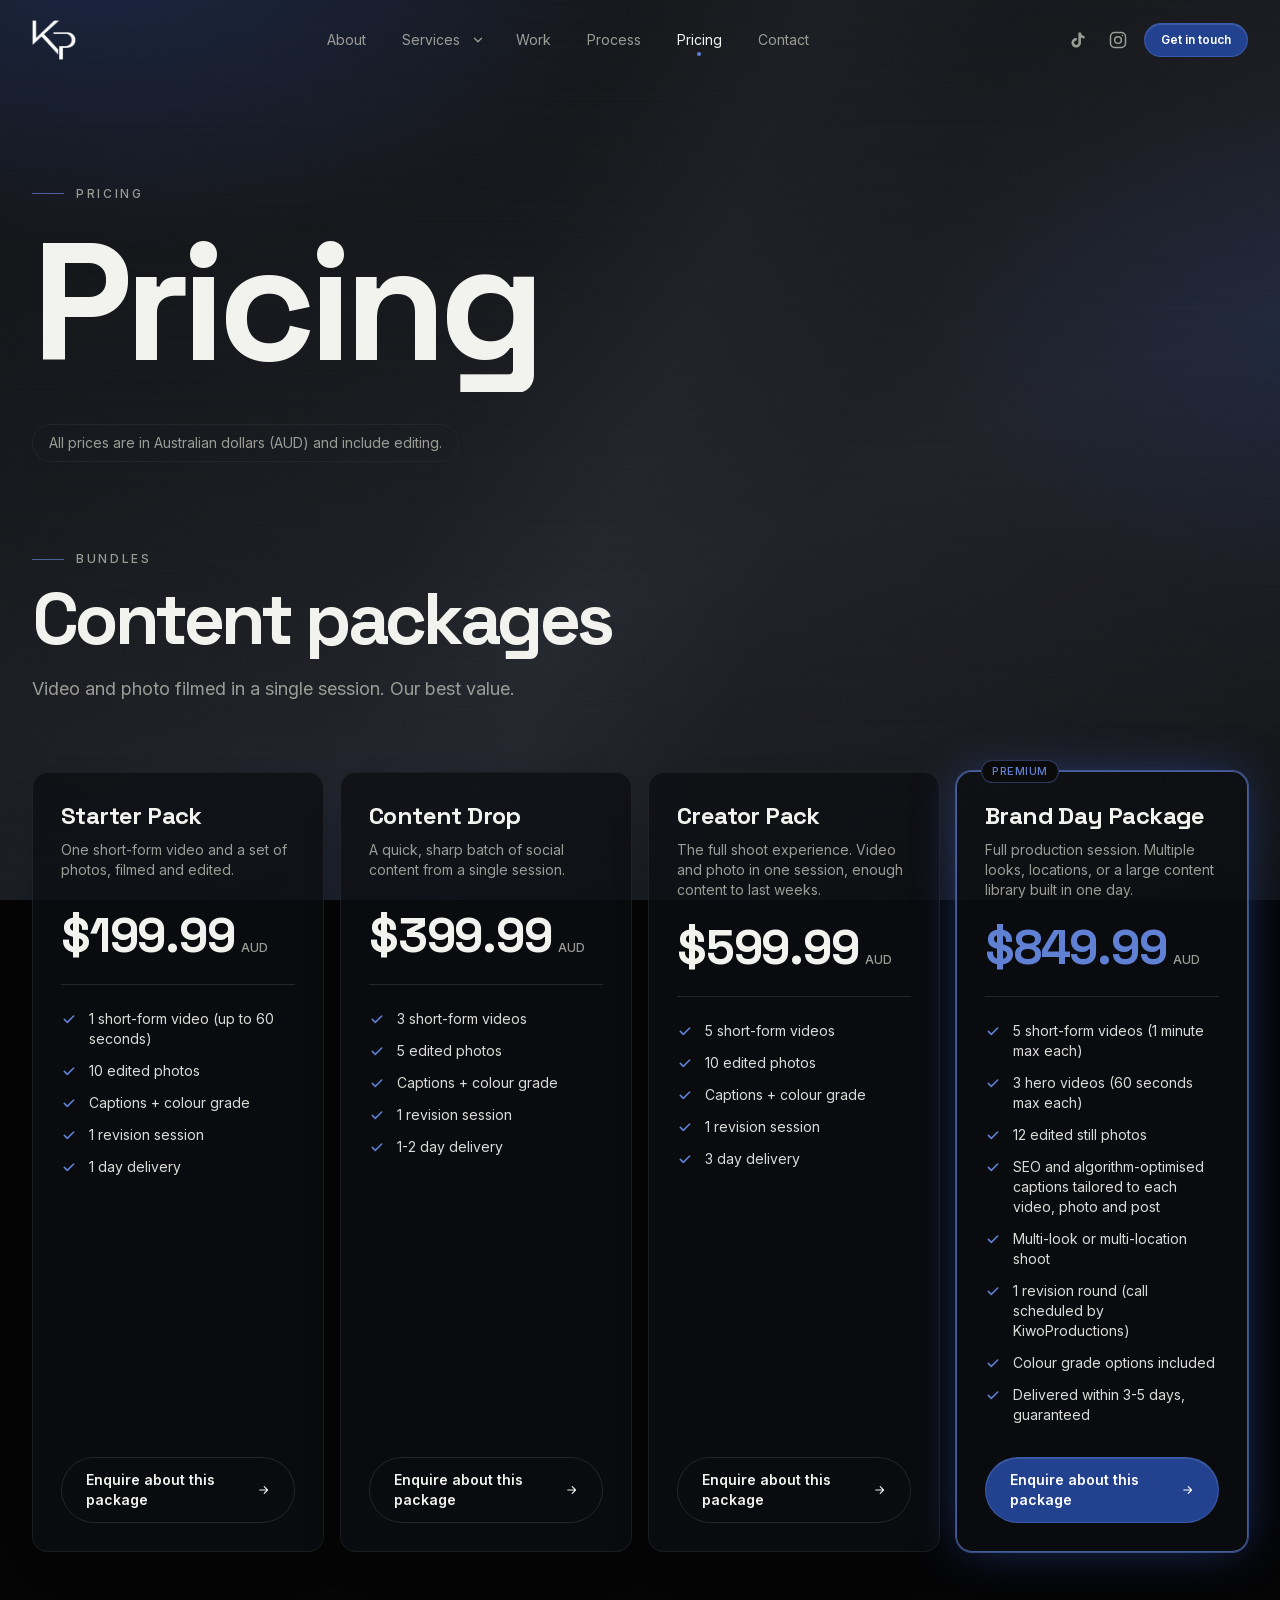
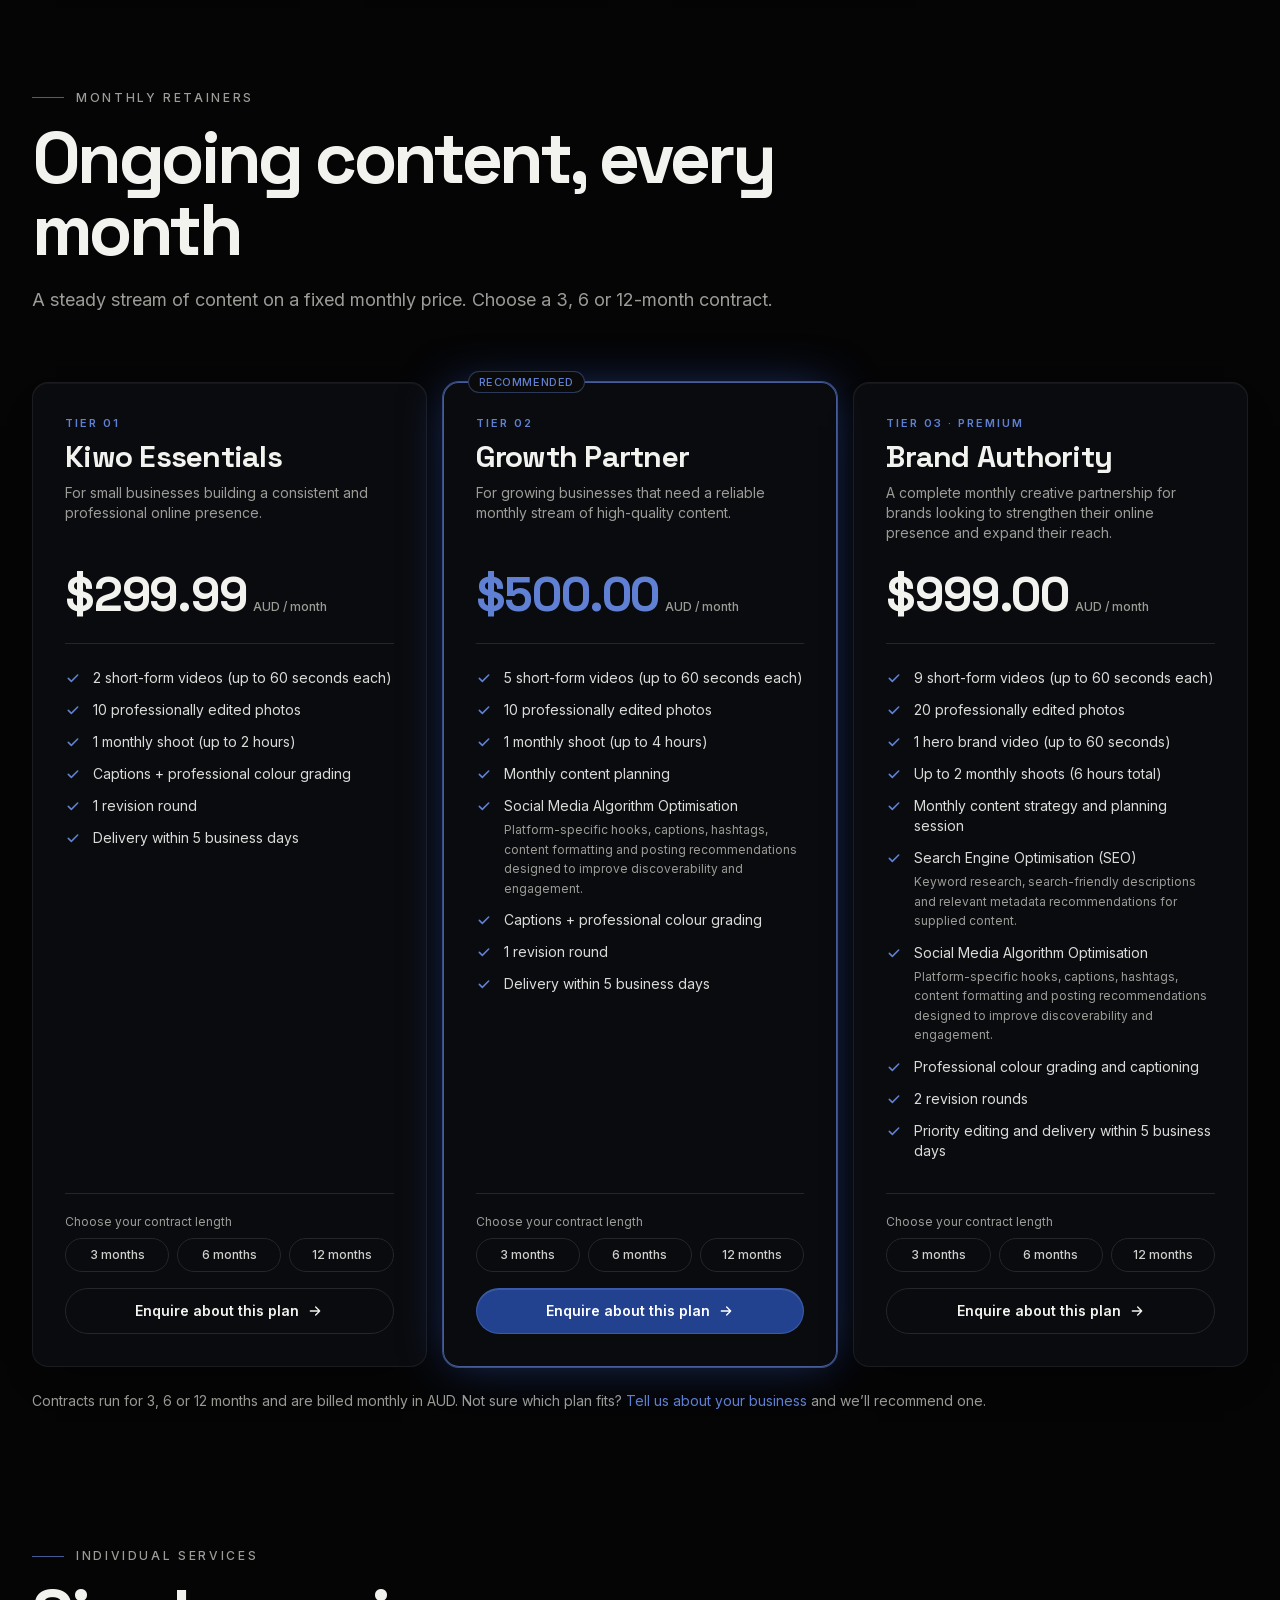
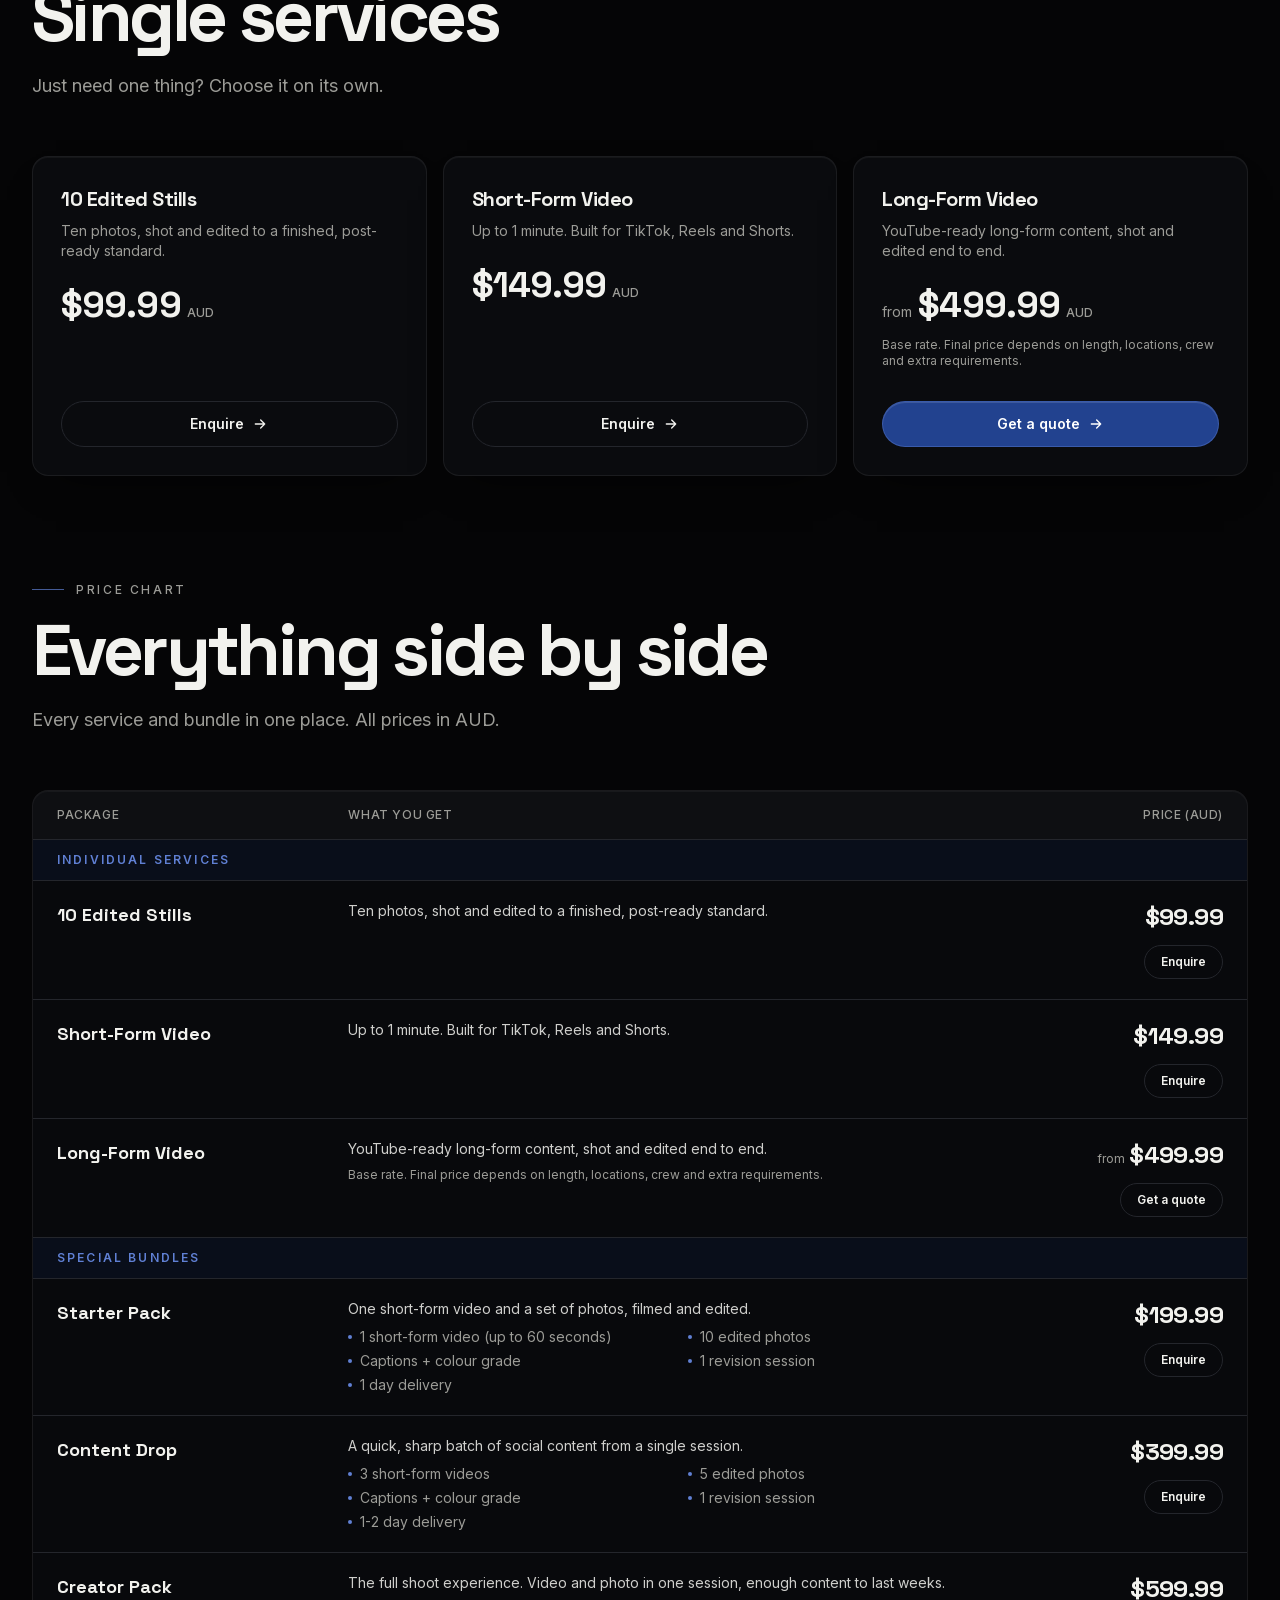
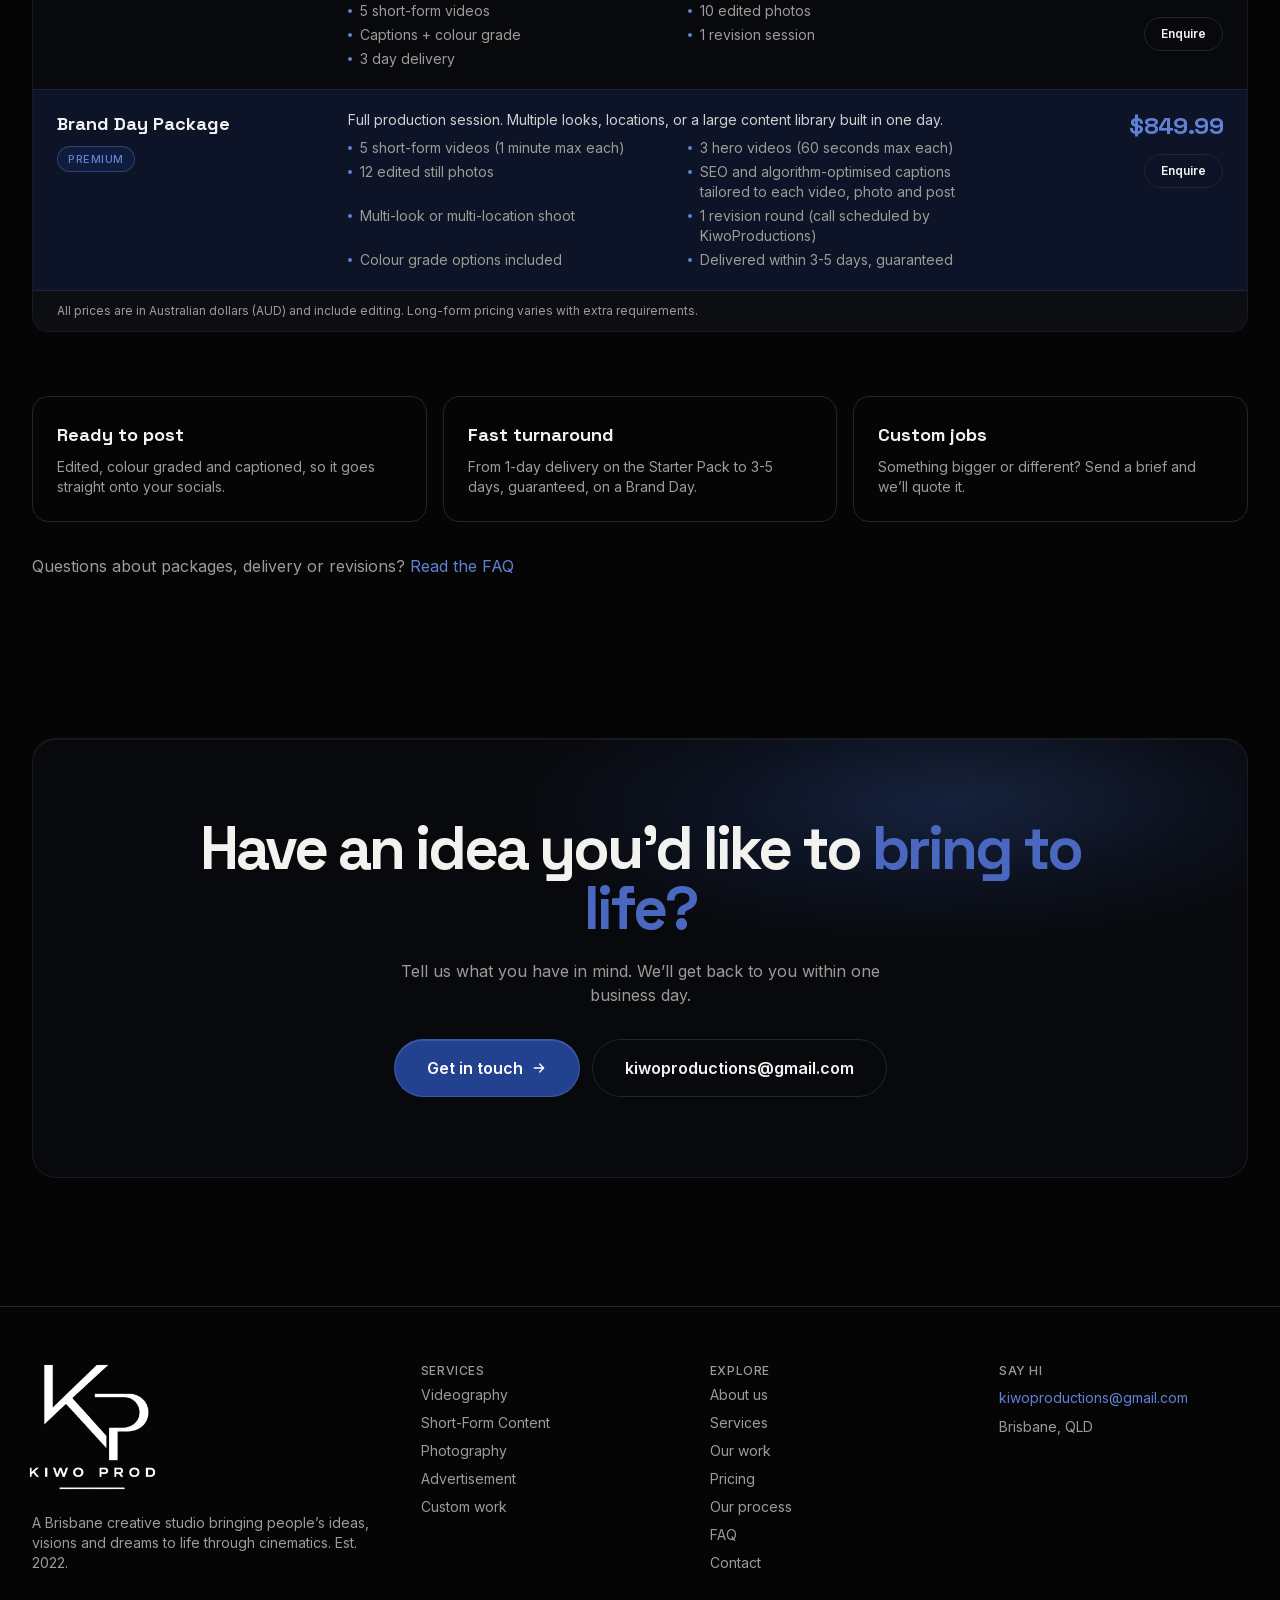
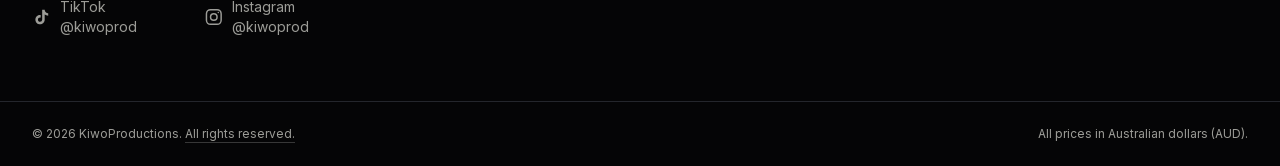
<file: pricing.html>
<!DOCTYPE html><html lang="en-AU" class="__variable_94deb5 __variable_d8ebd1"><head><meta charSet="utf-8"/><meta name="viewport" content="width=device-width, initial-scale=1"/><link rel="stylesheet" href="site.css"/><meta name="theme-color" content="#050506"/><meta name="color-scheme" content="dark"/><title>Pricing | Kiwo Productions</title><meta name="description" content="Straightforward pricing in Australian dollars. Content bundles, monthly retainers on 3, 6 or 12-month contracts, and individual services."/><meta property="og:title" content="Kiwo Productions | Your vision, our creation"/><meta property="og:description" content="Brisbane videography, photography and advertising. Est. 2022."/><meta property="og:site_name" content="Kiwo Productions"/><meta property="og:locale" content="en_AU"/><meta property="og:image:type" content="image/png"/><meta property="og:image:width" content="1200"/><meta property="og:image:height" content="630"/><meta property="og:image" content="https://www.kiwoproductions.com.au/og-image.png"/><meta property="og:type" content="website"/><meta name="twitter:card" content="summary_large_image"/><meta name="twitter:title" content="Kiwo Productions | Your vision, our creation"/><meta name="twitter:description" content="Brisbane videography, photography and advertising. Est. 2022."/><meta name="twitter:image:type" content="image/png"/><meta name="twitter:image:width" content="1200"/><meta name="twitter:image:height" content="630"/><meta name="twitter:image" content="https://www.kiwoproductions.com.au/og-image.png"/><link rel="icon" href="icon.png" type="image/png" sizes="512x512"/><link rel="apple-touch-icon" href="apple-icon.png" type="image/png" sizes="180x180"/><script>document.documentElement.classList.add('js');setTimeout(function(){if(!window.kiwoReady)document.documentElement.classList.remove('js')},2500)</script><script src="site.js" defer></script></head><body><a href="#main" class="sr-only focus:not-sr-only focus:fixed focus:left-4 focus:top-4 focus:z-[100] focus:rounded-full focus:bg-accent-fill focus:text-white focus:px-4 focus:py-2 focus:text-ink">Skip to content</a><header class="fixed inset-x-0 top-0 z-50 transition-colors duration-300 border-b border-transparent"><div class="container-x flex h-16 items-center justify-between gap-4 md:h-20"><a class="group inline-flex shrink-0 items-center " aria-label="KiwoProductions home" href="index.html"><img alt="KIWO PROD" width="374" height="343" decoding="async" class="w-auto transition-transform duration-300 ease-out group-hover:scale-105 h-9 md:h-10" src="kiwo-mark.png"></a><nav class="hidden items-center gap-1 md:flex" aria-label="Main"><a class="relative rounded-full px-2.5 py-2 text-sm transition-colors lg:px-4 hover:text-fg text-muted" href="about.html">About</a><div class="relative"><div class="flex items-center"><a class="relative rounded-full py-2 pl-2.5 pr-1 text-sm transition-colors lg:pl-4 hover:text-fg text-muted" href="services.html">Services</a><button type="button" aria-expanded="false" aria-controls="services-menu" aria-label="Show services" class="mr-1 flex h-7 w-7 items-center justify-center rounded-full transition hover:text-fg text-muted"><svg viewBox="0 0 24 24" class="h-3.5 w-3.5 transition-transform " fill="none" stroke="currentColor" stroke-width="2.2" aria-hidden="true"><path d="m6 9 6 6 6-6" stroke-linecap="round" stroke-linejoin="round"></path></svg></button></div><div id="services-menu" hidden class="absolute left-1/2 top-full z-50 w-[22rem] -translate-x-1/2 pt-3"><div class="overflow-hidden rounded-2xl border border-white/[0.08] bg-obsidian/95 p-2 shadow-[0_24px_60px_-20px_rgba(0,0,0,0.9)] backdrop-blur-xl"><ul><li><a href="videography.html" class="block rounded-xl px-4 py-3 transition hover:bg-white/[0.04]"><span class="block font-display text-[15px] font-bold text-fg">Videography</span><span class="mt-0.5 block text-xs leading-snug text-muted">Brand films, YouTube, events, interviews and more. Planned, filmed and edited end to end.</span></a></li><li><a href="short-form-content.html" class="block rounded-xl px-4 py-3 transition hover:bg-white/[0.04]"><span class="block font-display text-[15px] font-bold text-fg">Short-Form Content</span><span class="mt-0.5 block text-xs leading-snug text-muted">TikToks, Reels and Shorts up to 60 seconds, filmed, edited and captioned to perform.</span></a></li><li><a href="photography.html" class="block rounded-xl px-4 py-3 transition hover:bg-white/[0.04]"><span class="block font-display text-[15px] font-bold text-fg">Photography</span><span class="mt-0.5 block text-xs leading-snug text-muted">Portraits, products, food, venues and events. Every photo edited and ready to post.</span></a></li><li><a href="advertisement.html" class="block rounded-xl px-4 py-3 transition hover:bg-white/[0.04]"><span class="block font-display text-[15px] font-bold text-fg">Advertisement</span><span class="mt-0.5 block text-xs leading-snug text-muted">Ad creative built to convert, for businesses of every kind and size.</span></a></li></ul><a href="services.html" class="mt-1 flex items-center justify-between rounded-xl border-t border-white/[0.06] px-4 py-3 text-sm font-semibold text-accent hover:bg-white/[0.04]">All services <span aria-hidden="true">→</span></a></div></div></div><a class="relative rounded-full px-2.5 py-2 text-sm transition-colors lg:px-4 hover:text-fg text-muted" href="work.html">Work</a><a class="relative rounded-full px-2.5 py-2 text-sm transition-colors lg:px-4 hover:text-fg text-muted" href="process.html">Process</a><a class="relative rounded-full px-2.5 py-2 text-sm transition-colors lg:px-4 hover:text-fg text-fg" href="pricing.html">Pricing<span class="absolute bottom-0.5 left-1/2 h-1 w-1 -translate-x-1/2 rounded-full bg-accent"></span></a><a class="relative rounded-full px-2.5 py-2 text-sm transition-colors lg:px-4 hover:text-fg text-muted" href="contact.html">Contact</a></nav><div class="flex items-center gap-2"><div class="flex items-center gap-1 hidden sm:flex md:hidden lg:flex"><a href="https://www.tiktok.com/@kiwoprod" target="_blank" rel="noopener noreferrer" class="inline-flex items-center gap-2 rounded-full p-2 text-muted transition hover:-translate-y-0.5 hover:text-accent" aria-label="KiwoProductions on TikTok"><svg viewBox="0 0 24 24" fill="currentColor" class="h-5 w-5" aria-hidden="true"><path d="M16.6 5.82A4.28 4.28 0 0 1 15.54 3h-3.09v12.4a2.59 2.59 0 0 1-2.59 2.5c-1.42 0-2.6-1.16-2.6-2.6 0-1.72 1.66-3.01 3.37-2.48V9.66c-3.45-.46-6.47 2.22-6.47 5.64 0 3.33 2.76 5.7 5.69 5.7 3.14 0 5.69-2.55 5.69-5.7V9.01a7.35 7.35 0 0 0 4.3 1.38V7.3s-1.88.09-3.24-1.48Z"></path></svg></a><a href="https://www.instagram.com/kiwoprod" target="_blank" rel="noopener noreferrer" class="inline-flex items-center gap-2 rounded-full p-2 text-muted transition hover:-translate-y-0.5 hover:text-accent" aria-label="KiwoProductions on Instagram"><svg viewBox="0 0 24 24" fill="none" stroke="currentColor" stroke-width="1.8" class="h-5 w-5" aria-hidden="true"><rect x="3" y="3" width="18" height="18" rx="5"></rect><circle cx="12" cy="12" r="4"></circle><circle cx="17.5" cy="6.5" r="0.9" fill="currentColor" stroke="none"></circle></svg></a></div><a class="btn-primary btn-sm hidden md:inline-flex" href="contact.html">Get in touch</a><button type="button" class="relative z-50 flex h-10 w-10 items-center justify-center rounded-full border border-line md:hidden" aria-expanded="false" aria-controls="mobile-menu" aria-label="Open menu"><span class="absolute h-0.5 w-4 bg-fg transition -translate-y-1"></span><span class="absolute h-0.5 w-4 bg-fg transition translate-y-1"></span></button></div></div></header><div id="mobile-menu" hidden class="fixed inset-x-0 bottom-0 top-16 z-40 flex flex-col overflow-y-auto bg-obsidian px-5 pb-10 pt-6 md:hidden"><nav class="flex flex-col" aria-label="Mobile"><div data-menu-item><a href="index.html" class="block border-b border-line py-4 font-display text-4xl font-bold tracking-tight">Home</a></div><div data-menu-item><a href="about.html" class="block border-b border-line py-4 font-display text-4xl font-bold tracking-tight">About</a></div><div data-menu-item><button type="button" aria-expanded="false" aria-controls="mobile-services" class="flex w-full items-center justify-between border-b border-line py-4 text-left font-display text-4xl font-bold tracking-tight">Services<svg viewBox="0 0 24 24" class="h-7 w-7 shrink-0 transition-transform duration-300 text-muted" fill="none" stroke="currentColor" stroke-width="2.2" aria-hidden="true"><path d="m6 9 6 6 6-6" stroke-linecap="round" stroke-linejoin="round"></path></svg></button><div id="mobile-services" hidden class="overflow-hidden"><ul class="border-b border-line py-2 pl-4"><li><a href="videography.html" class="flex items-center gap-3 py-2.5 font-display text-xl font-bold text-fg/80"><span class="h-1.5 w-1.5 rounded-full bg-accent" aria-hidden="true"></span>Videography</a></li><li><a href="short-form-content.html" class="flex items-center gap-3 py-2.5 font-display text-xl font-bold text-fg/80"><span class="h-1.5 w-1.5 rounded-full bg-accent" aria-hidden="true"></span>Short-Form Content</a></li><li><a href="photography.html" class="flex items-center gap-3 py-2.5 font-display text-xl font-bold text-fg/80"><span class="h-1.5 w-1.5 rounded-full bg-accent" aria-hidden="true"></span>Photography</a></li><li><a href="advertisement.html" class="flex items-center gap-3 py-2.5 font-display text-xl font-bold text-fg/80"><span class="h-1.5 w-1.5 rounded-full bg-accent" aria-hidden="true"></span>Advertisement</a></li><li><a href="services.html" class="flex items-center gap-3 py-2.5 text-sm font-semibold text-muted">All services <span aria-hidden="true">→</span></a></li></ul></div></div><div data-menu-item><a href="work.html" class="block border-b border-line py-4 font-display text-4xl font-bold tracking-tight">Work</a></div><div data-menu-item><a href="process.html" class="block border-b border-line py-4 font-display text-4xl font-bold tracking-tight">Process</a></div><div data-menu-item><a href="pricing.html" class="block border-b border-line py-4 font-display text-4xl font-bold tracking-tight text-accent">Pricing</a></div><div data-menu-item><a href="contact.html" class="block border-b border-line py-4 font-display text-4xl font-bold tracking-tight">Contact</a></div><div data-menu-item><a href="faq.html" class="block border-b border-line py-4 font-display text-4xl font-bold tracking-tight">FAQ</a></div></nav><div class="mt-8 flex flex-col gap-3"><a href="contact.html" class="btn-primary w-full py-4 text-base">Get in touch</a><a href="pricing.html" class="btn-ghost w-full py-4 text-base">See pricing</a><div class="flex items-center gap-1 justify-center pt-2">
<a href="https://www.tiktok.com/@kiwoprod" target="_blank" rel="noopener noreferrer" class="inline-flex items-center gap-2 rounded-full p-2 text-muted transition hover:-translate-y-0.5 hover:text-accent" aria-label="KiwoProductions on TikTok"><svg viewBox="0 0 24 24" fill="currentColor" class="h-5 w-5" aria-hidden="true"><path d="M16.6 5.82A4.28 4.28 0 0 1 15.54 3h-3.09v12.4a2.59 2.59 0 0 1-2.59 2.5c-1.42 0-2.6-1.16-2.6-2.6 0-1.72 1.66-3.01 3.37-2.48V9.66c-3.45-.46-6.47 2.22-6.47 5.64 0 3.33 2.76 5.7 5.69 5.7 3.14 0 5.69-2.55 5.69-5.7V9.01a7.35 7.35 0 0 0 4.3 1.38V7.3s-1.88.09-3.24-1.48Z"></path></svg><span class="text-sm">TikTok @kiwoprod</span></a>
<a href="https://www.instagram.com/kiwoprod" target="_blank" rel="noopener noreferrer" class="inline-flex items-center gap-2 rounded-full p-2 text-muted transition hover:-translate-y-0.5 hover:text-accent" aria-label="KiwoProductions on Instagram"><svg viewBox="0 0 24 24" fill="none" stroke="currentColor" stroke-width="1.8" class="h-5 w-5" aria-hidden="true"><rect x="3" y="3" width="18" height="18" rx="5"></rect><circle cx="12" cy="12" r="4"></circle><circle cx="17.5" cy="6.5" r="0.9" fill="currentColor" stroke="none"></circle></svg><span class="text-sm">Instagram @kiwoprod</span></a>
</div></div></div><main id="main" class="min-h-[70vh] pt-16 md:pt-20"><div><section class="container-x pb-12 pt-16 md:pb-20 md:pt-24"><div data-anim style="--y:16px"><p class="eyebrow">Pricing</p></div><div class="mt-6"><h1 class="h-display text-[clamp(3.25rem,13vw,11rem)]" aria-label="Pricing"><span class="block" aria-hidden="true"><span class="inline-block overflow-hidden pb-[0.08em] align-bottom"><span class="inline-block " data-anim="word" style="--y:110%">Pricing</span></span></span></h1></div><div class="mt-8" data-anim style="--y:16px"><p class="inline-flex items-center gap-2 rounded-full border border-line px-4 py-2 text-sm text-muted">All prices are in Australian dollars (AUD) and include editing.</p></div></section><section class="container-x pb-24 md:pb-32"><div class="mb-10 md:mb-14 max-w-3xl" data-anim style="--y:28px"><p class="eyebrow">Bundles</p><h2 class="h-display mt-4 text-5xl md:text-7xl">Content packages</h2><p class="mt-5 text-lg text-muted">Video and photo filmed in a single session. Our best value.</p></div><div class="grid gap-4 pt-3 sm:grid-cols-2 xl:grid-cols-4"><div class="h-full" data-anim style="--y:24px"><article class="card card-hover relative flex h-full flex-col p-6 md:p-7 "><h3 class="font-display text-2xl font-bold">Starter Pack</h3><p class="mt-2 min-h-[3rem] text-sm text-muted">One short-form video and a set of photos, filmed and edited.</p><p class="mt-6 flex items-baseline gap-1.5"><span class="font-display text-5xl font-bold tracking-tight ">$199.99</span><span class="text-xs font-medium text-muted">AUD</span></p><ul class="mt-6 flex-1 space-y-3 border-t border-line pt-6 text-sm"><li class="flex gap-3"><svg viewBox="0 0 24 24" fill="none" stroke="currentColor" stroke-width="2.4" class="mt-0.5 h-4 w-4 shrink-0 text-accent" aria-hidden="true"><path d="m5 12.5 4.5 4.5L19 7.5" stroke-linecap="round" stroke-linejoin="round"></path></svg><span class="text-fg/90">1 short-form video (up to 60 seconds)</span></li><li class="flex gap-3"><svg viewBox="0 0 24 24" fill="none" stroke="currentColor" stroke-width="2.4" class="mt-0.5 h-4 w-4 shrink-0 text-accent" aria-hidden="true"><path d="m5 12.5 4.5 4.5L19 7.5" stroke-linecap="round" stroke-linejoin="round"></path></svg><span class="text-fg/90">10 edited photos</span></li><li class="flex gap-3"><svg viewBox="0 0 24 24" fill="none" stroke="currentColor" stroke-width="2.4" class="mt-0.5 h-4 w-4 shrink-0 text-accent" aria-hidden="true"><path d="m5 12.5 4.5 4.5L19 7.5" stroke-linecap="round" stroke-linejoin="round"></path></svg><span class="text-fg/90">Captions + colour grade</span></li><li class="flex gap-3"><svg viewBox="0 0 24 24" fill="none" stroke="currentColor" stroke-width="2.4" class="mt-0.5 h-4 w-4 shrink-0 text-accent" aria-hidden="true"><path d="m5 12.5 4.5 4.5L19 7.5" stroke-linecap="round" stroke-linejoin="round"></path></svg><span class="text-fg/90">1 revision session</span></li><li class="flex gap-3"><svg viewBox="0 0 24 24" fill="none" stroke="currentColor" stroke-width="2.4" class="mt-0.5 h-4 w-4 shrink-0 text-accent" aria-hidden="true"><path d="m5 12.5 4.5 4.5L19 7.5" stroke-linecap="round" stroke-linejoin="round"></path></svg><span class="text-fg/90">1 day delivery</span></li></ul><a class="btn-ghost mt-8 w-full" href="contact.html?service=starter-pack#enquiry-form">Enquire about this package <svg viewBox="0 0 24 24" fill="none" stroke="currentColor" stroke-width="2" class="h-4 w-4" aria-hidden="true"><path d="M5 12h14M13 6l6 6-6 6" stroke-linecap="round" stroke-linejoin="round"></path></svg></a></article></div><div class="h-full" data-anim style="--y:24px"><article class="card card-hover relative flex h-full flex-col p-6 md:p-7 "><h3 class="font-display text-2xl font-bold">Content Drop</h3><p class="mt-2 min-h-[3rem] text-sm text-muted">A quick, sharp batch of social content from a single session.</p><p class="mt-6 flex items-baseline gap-1.5"><span class="font-display text-5xl font-bold tracking-tight ">$399.99</span><span class="text-xs font-medium text-muted">AUD</span></p><ul class="mt-6 flex-1 space-y-3 border-t border-line pt-6 text-sm"><li class="flex gap-3"><svg viewBox="0 0 24 24" fill="none" stroke="currentColor" stroke-width="2.4" class="mt-0.5 h-4 w-4 shrink-0 text-accent" aria-hidden="true"><path d="m5 12.5 4.5 4.5L19 7.5" stroke-linecap="round" stroke-linejoin="round"></path></svg><span class="text-fg/90">3 short-form videos</span></li><li class="flex gap-3"><svg viewBox="0 0 24 24" fill="none" stroke="currentColor" stroke-width="2.4" class="mt-0.5 h-4 w-4 shrink-0 text-accent" aria-hidden="true"><path d="m5 12.5 4.5 4.5L19 7.5" stroke-linecap="round" stroke-linejoin="round"></path></svg><span class="text-fg/90">5 edited photos</span></li><li class="flex gap-3"><svg viewBox="0 0 24 24" fill="none" stroke="currentColor" stroke-width="2.4" class="mt-0.5 h-4 w-4 shrink-0 text-accent" aria-hidden="true"><path d="m5 12.5 4.5 4.5L19 7.5" stroke-linecap="round" stroke-linejoin="round"></path></svg><span class="text-fg/90">Captions + colour grade</span></li><li class="flex gap-3"><svg viewBox="0 0 24 24" fill="none" stroke="currentColor" stroke-width="2.4" class="mt-0.5 h-4 w-4 shrink-0 text-accent" aria-hidden="true"><path d="m5 12.5 4.5 4.5L19 7.5" stroke-linecap="round" stroke-linejoin="round"></path></svg><span class="text-fg/90">1 revision session</span></li><li class="flex gap-3"><svg viewBox="0 0 24 24" fill="none" stroke="currentColor" stroke-width="2.4" class="mt-0.5 h-4 w-4 shrink-0 text-accent" aria-hidden="true"><path d="m5 12.5 4.5 4.5L19 7.5" stroke-linecap="round" stroke-linejoin="round"></path></svg><span class="text-fg/90">1-2 day delivery</span></li></ul><a class="btn-ghost mt-8 w-full" href="contact.html?service=content-drop#enquiry-form">Enquire about this package <svg viewBox="0 0 24 24" fill="none" stroke="currentColor" stroke-width="2" class="h-4 w-4" aria-hidden="true"><path d="M5 12h14M13 6l6 6-6 6" stroke-linecap="round" stroke-linejoin="round"></path></svg></a></article></div><div class="h-full" data-anim style="--y:24px"><article class="card card-hover relative flex h-full flex-col p-6 md:p-7 "><h3 class="font-display text-2xl font-bold">Creator Pack</h3><p class="mt-2 min-h-[3rem] text-sm text-muted">The full shoot experience. Video and photo in one session, enough content to last weeks.</p><p class="mt-6 flex items-baseline gap-1.5"><span class="font-display text-5xl font-bold tracking-tight ">$599.99</span><span class="text-xs font-medium text-muted">AUD</span></p><ul class="mt-6 flex-1 space-y-3 border-t border-line pt-6 text-sm"><li class="flex gap-3"><svg viewBox="0 0 24 24" fill="none" stroke="currentColor" stroke-width="2.4" class="mt-0.5 h-4 w-4 shrink-0 text-accent" aria-hidden="true"><path d="m5 12.5 4.5 4.5L19 7.5" stroke-linecap="round" stroke-linejoin="round"></path></svg><span class="text-fg/90">5 short-form videos</span></li><li class="flex gap-3"><svg viewBox="0 0 24 24" fill="none" stroke="currentColor" stroke-width="2.4" class="mt-0.5 h-4 w-4 shrink-0 text-accent" aria-hidden="true"><path d="m5 12.5 4.5 4.5L19 7.5" stroke-linecap="round" stroke-linejoin="round"></path></svg><span class="text-fg/90">10 edited photos</span></li><li class="flex gap-3"><svg viewBox="0 0 24 24" fill="none" stroke="currentColor" stroke-width="2.4" class="mt-0.5 h-4 w-4 shrink-0 text-accent" aria-hidden="true"><path d="m5 12.5 4.5 4.5L19 7.5" stroke-linecap="round" stroke-linejoin="round"></path></svg><span class="text-fg/90">Captions + colour grade</span></li><li class="flex gap-3"><svg viewBox="0 0 24 24" fill="none" stroke="currentColor" stroke-width="2.4" class="mt-0.5 h-4 w-4 shrink-0 text-accent" aria-hidden="true"><path d="m5 12.5 4.5 4.5L19 7.5" stroke-linecap="round" stroke-linejoin="round"></path></svg><span class="text-fg/90">1 revision session</span></li><li class="flex gap-3"><svg viewBox="0 0 24 24" fill="none" stroke="currentColor" stroke-width="2.4" class="mt-0.5 h-4 w-4 shrink-0 text-accent" aria-hidden="true"><path d="m5 12.5 4.5 4.5L19 7.5" stroke-linecap="round" stroke-linejoin="round"></path></svg><span class="text-fg/90">3 day delivery</span></li></ul><a class="btn-ghost mt-8 w-full" href="contact.html?service=creator-pack#enquiry-form">Enquire about this package <svg viewBox="0 0 24 24" fill="none" stroke="currentColor" stroke-width="2" class="h-4 w-4" aria-hidden="true"><path d="M5 12h14M13 6l6 6-6 6" stroke-linecap="round" stroke-linejoin="round"></path></svg></a></article></div><div class="h-full" data-anim style="--y:24px"><article class="card card-hover relative flex h-full flex-col p-6 md:p-7 border-accent/70 shadow-glow"><span class="badge-accent absolute -top-3 left-6 bg-ink">Premium</span><h3 class="font-display text-2xl font-bold">Brand Day Package</h3><p class="mt-2 min-h-[3rem] text-sm text-muted">Full production session. Multiple looks, locations, or a large content library built in one day.</p><p class="mt-6 flex items-baseline gap-1.5"><span class="font-display text-5xl font-bold tracking-tight text-accent">$849.99</span><span class="text-xs font-medium text-muted">AUD</span></p><ul class="mt-6 flex-1 space-y-3 border-t border-line pt-6 text-sm"><li class="flex gap-3"><svg viewBox="0 0 24 24" fill="none" stroke="currentColor" stroke-width="2.4" class="mt-0.5 h-4 w-4 shrink-0 text-accent" aria-hidden="true"><path d="m5 12.5 4.5 4.5L19 7.5" stroke-linecap="round" stroke-linejoin="round"></path></svg><span class="text-fg/90">5 short-form videos (1 minute max each)</span></li><li class="flex gap-3"><svg viewBox="0 0 24 24" fill="none" stroke="currentColor" stroke-width="2.4" class="mt-0.5 h-4 w-4 shrink-0 text-accent" aria-hidden="true"><path d="m5 12.5 4.5 4.5L19 7.5" stroke-linecap="round" stroke-linejoin="round"></path></svg><span class="text-fg/90">3 hero videos (60 seconds max each)</span></li><li class="flex gap-3"><svg viewBox="0 0 24 24" fill="none" stroke="currentColor" stroke-width="2.4" class="mt-0.5 h-4 w-4 shrink-0 text-accent" aria-hidden="true"><path d="m5 12.5 4.5 4.5L19 7.5" stroke-linecap="round" stroke-linejoin="round"></path></svg><span class="text-fg/90">12 edited still photos</span></li><li class="flex gap-3"><svg viewBox="0 0 24 24" fill="none" stroke="currentColor" stroke-width="2.4" class="mt-0.5 h-4 w-4 shrink-0 text-accent" aria-hidden="true"><path d="m5 12.5 4.5 4.5L19 7.5" stroke-linecap="round" stroke-linejoin="round"></path></svg><span class="text-fg/90">SEO and algorithm-optimised captions tailored to each video, photo and post</span></li><li class="flex gap-3"><svg viewBox="0 0 24 24" fill="none" stroke="currentColor" stroke-width="2.4" class="mt-0.5 h-4 w-4 shrink-0 text-accent" aria-hidden="true"><path d="m5 12.5 4.5 4.5L19 7.5" stroke-linecap="round" stroke-linejoin="round"></path></svg><span class="text-fg/90">Multi-look or multi-location shoot</span></li><li class="flex gap-3"><svg viewBox="0 0 24 24" fill="none" stroke="currentColor" stroke-width="2.4" class="mt-0.5 h-4 w-4 shrink-0 text-accent" aria-hidden="true"><path d="m5 12.5 4.5 4.5L19 7.5" stroke-linecap="round" stroke-linejoin="round"></path></svg><span class="text-fg/90">1 revision round (call scheduled by KiwoProductions)</span></li><li class="flex gap-3"><svg viewBox="0 0 24 24" fill="none" stroke="currentColor" stroke-width="2.4" class="mt-0.5 h-4 w-4 shrink-0 text-accent" aria-hidden="true"><path d="m5 12.5 4.5 4.5L19 7.5" stroke-linecap="round" stroke-linejoin="round"></path></svg><span class="text-fg/90">Colour grade options included</span></li><li class="flex gap-3"><svg viewBox="0 0 24 24" fill="none" stroke="currentColor" stroke-width="2.4" class="mt-0.5 h-4 w-4 shrink-0 text-accent" aria-hidden="true"><path d="m5 12.5 4.5 4.5L19 7.5" stroke-linecap="round" stroke-linejoin="round"></path></svg><span class="text-fg/90">Delivered within 3-5 days, guaranteed</span></li></ul><a class="btn-primary mt-8 w-full" href="contact.html?service=brand-day#enquiry-form">Enquire about this package <svg viewBox="0 0 24 24" fill="none" stroke="currentColor" stroke-width="2" class="h-4 w-4" aria-hidden="true"><path d="M5 12h14M13 6l6 6-6 6" stroke-linecap="round" stroke-linejoin="round"></path></svg></a></article></div></div></section><section id="retainers" class="container-x scroll-mt-28 pb-24 md:pb-32"><div class="mb-10 md:mb-14 max-w-3xl" data-anim style="--y:28px"><p class="eyebrow">Monthly retainers</p><h2 class="h-display mt-4 text-5xl md:text-7xl">Ongoing content, every month</h2><p class="mt-5 text-lg text-muted">A steady stream of content on a fixed monthly price. Choose a 3, 6 or 12-month contract.</p></div><div class="grid gap-4 pt-3 lg:grid-cols-3"><div class="h-full" data-anim style="--y:24px"><article class="card card-hover relative flex h-full flex-col p-6 md:p-8 "><p class="text-[11px] font-semibold uppercase tracking-[0.18em] text-accent">Tier 01</p><h3 class="mt-2 font-display text-2xl font-bold md:text-3xl">Kiwo Essentials</h3><p class="mt-2 text-sm text-muted lg:min-h-[4rem]">For small businesses building a consistent and professional online presence.</p><p class="mt-6 flex flex-wrap items-baseline gap-x-1.5"><span class="font-display text-5xl font-bold tracking-tight ">$299.99</span><span class="text-xs font-medium text-muted">AUD / month</span></p><ul class="mt-6 flex-1 space-y-3 border-t border-line pt-6 text-sm"><li class="flex gap-3"><svg viewBox="0 0 24 24" fill="none" stroke="currentColor" stroke-width="2.4" class="mt-0.5 h-4 w-4 shrink-0 text-accent" aria-hidden="true"><path d="m5 12.5 4.5 4.5L19 7.5" stroke-linecap="round" stroke-linejoin="round"></path></svg><span class="text-fg/90">2 short-form videos (up to 60 seconds each)</span></li><li class="flex gap-3"><svg viewBox="0 0 24 24" fill="none" stroke="currentColor" stroke-width="2.4" class="mt-0.5 h-4 w-4 shrink-0 text-accent" aria-hidden="true"><path d="m5 12.5 4.5 4.5L19 7.5" stroke-linecap="round" stroke-linejoin="round"></path></svg><span class="text-fg/90">10 professionally edited photos</span></li><li class="flex gap-3"><svg viewBox="0 0 24 24" fill="none" stroke="currentColor" stroke-width="2.4" class="mt-0.5 h-4 w-4 shrink-0 text-accent" aria-hidden="true"><path d="m5 12.5 4.5 4.5L19 7.5" stroke-linecap="round" stroke-linejoin="round"></path></svg><span class="text-fg/90">1 monthly shoot (up to 2 hours)</span></li><li class="flex gap-3"><svg viewBox="0 0 24 24" fill="none" stroke="currentColor" stroke-width="2.4" class="mt-0.5 h-4 w-4 shrink-0 text-accent" aria-hidden="true"><path d="m5 12.5 4.5 4.5L19 7.5" stroke-linecap="round" stroke-linejoin="round"></path></svg><span class="text-fg/90">Captions + professional colour grading</span></li><li class="flex gap-3"><svg viewBox="0 0 24 24" fill="none" stroke="currentColor" stroke-width="2.4" class="mt-0.5 h-4 w-4 shrink-0 text-accent" aria-hidden="true"><path d="m5 12.5 4.5 4.5L19 7.5" stroke-linecap="round" stroke-linejoin="round"></path></svg><span class="text-fg/90">1 revision round</span></li><li class="flex gap-3"><svg viewBox="0 0 24 24" fill="none" stroke="currentColor" stroke-width="2.4" class="mt-0.5 h-4 w-4 shrink-0 text-accent" aria-hidden="true"><path d="m5 12.5 4.5 4.5L19 7.5" stroke-linecap="round" stroke-linejoin="round"></path></svg><span class="text-fg/90">Delivery within 5 business days</span></li></ul><div class="mt-8 border-t border-line pt-5"><p class="text-xs text-muted">Choose your contract length</p><div class="mt-2 grid grid-cols-3 gap-2"><a class="rounded-full border border-line px-2 py-2 text-center text-xs font-medium text-fg/85 transition hover:border-accent hover:text-accent" aria-label="Enquire about Kiwo Essentials on a 3-month contract" href="contact.html?service=kiwo-essentials&amp;term=3#enquiry-form">3 months</a><a class="rounded-full border border-line px-2 py-2 text-center text-xs font-medium text-fg/85 transition hover:border-accent hover:text-accent" aria-label="Enquire about Kiwo Essentials on a 6-month contract" href="contact.html?service=kiwo-essentials&amp;term=6#enquiry-form">6 months</a><a class="rounded-full border border-line px-2 py-2 text-center text-xs font-medium text-fg/85 transition hover:border-accent hover:text-accent" aria-label="Enquire about Kiwo Essentials on a 12-month contract" href="contact.html?service=kiwo-essentials&amp;term=12#enquiry-form">12 months</a></div></div><a class="btn-ghost mt-4 w-full" href="contact.html?service=kiwo-essentials#enquiry-form">Enquire about this plan <svg viewBox="0 0 24 24" fill="none" stroke="currentColor" stroke-width="2" class="h-4 w-4" aria-hidden="true"><path d="M5 12h14M13 6l6 6-6 6" stroke-linecap="round" stroke-linejoin="round"></path></svg></a></article></div><div class="h-full" data-anim style="--y:24px"><article class="card card-hover relative flex h-full flex-col p-6 md:p-8 border-accent/70 shadow-glow"><span class="badge-accent absolute -top-3 left-6 bg-ink">Recommended</span><p class="text-[11px] font-semibold uppercase tracking-[0.18em] text-accent">Tier 02</p><h3 class="mt-2 font-display text-2xl font-bold md:text-3xl">Growth Partner</h3><p class="mt-2 text-sm text-muted lg:min-h-[4rem]">For growing businesses that need a reliable monthly stream of high-quality content.</p><p class="mt-6 flex flex-wrap items-baseline gap-x-1.5"><span class="font-display text-5xl font-bold tracking-tight text-accent">$500.00</span><span class="text-xs font-medium text-muted">AUD / month</span></p><ul class="mt-6 flex-1 space-y-3 border-t border-line pt-6 text-sm"><li class="flex gap-3"><svg viewBox="0 0 24 24" fill="none" stroke="currentColor" stroke-width="2.4" class="mt-0.5 h-4 w-4 shrink-0 text-accent" aria-hidden="true"><path d="m5 12.5 4.5 4.5L19 7.5" stroke-linecap="round" stroke-linejoin="round"></path></svg><span class="text-fg/90">5 short-form videos (up to 60 seconds each)</span></li><li class="flex gap-3"><svg viewBox="0 0 24 24" fill="none" stroke="currentColor" stroke-width="2.4" class="mt-0.5 h-4 w-4 shrink-0 text-accent" aria-hidden="true"><path d="m5 12.5 4.5 4.5L19 7.5" stroke-linecap="round" stroke-linejoin="round"></path></svg><span class="text-fg/90">10 professionally edited photos</span></li><li class="flex gap-3"><svg viewBox="0 0 24 24" fill="none" stroke="currentColor" stroke-width="2.4" class="mt-0.5 h-4 w-4 shrink-0 text-accent" aria-hidden="true"><path d="m5 12.5 4.5 4.5L19 7.5" stroke-linecap="round" stroke-linejoin="round"></path></svg><span class="text-fg/90">1 monthly shoot (up to 4 hours)</span></li><li class="flex gap-3"><svg viewBox="0 0 24 24" fill="none" stroke="currentColor" stroke-width="2.4" class="mt-0.5 h-4 w-4 shrink-0 text-accent" aria-hidden="true"><path d="m5 12.5 4.5 4.5L19 7.5" stroke-linecap="round" stroke-linejoin="round"></path></svg><span class="text-fg/90">Monthly content planning</span></li><li class="flex gap-3"><svg viewBox="0 0 24 24" fill="none" stroke="currentColor" stroke-width="2.4" class="mt-0.5 h-4 w-4 shrink-0 text-accent" aria-hidden="true"><path d="m5 12.5 4.5 4.5L19 7.5" stroke-linecap="round" stroke-linejoin="round"></path></svg><span class="text-fg/90">Social Media Algorithm Optimisation<span class="mt-1 block text-xs leading-relaxed text-muted">Platform-specific hooks, captions, hashtags, content formatting and posting recommendations designed to improve discoverability and engagement.</span></span></li><li class="flex gap-3"><svg viewBox="0 0 24 24" fill="none" stroke="currentColor" stroke-width="2.4" class="mt-0.5 h-4 w-4 shrink-0 text-accent" aria-hidden="true"><path d="m5 12.5 4.5 4.5L19 7.5" stroke-linecap="round" stroke-linejoin="round"></path></svg><span class="text-fg/90">Captions + professional colour grading</span></li><li class="flex gap-3"><svg viewBox="0 0 24 24" fill="none" stroke="currentColor" stroke-width="2.4" class="mt-0.5 h-4 w-4 shrink-0 text-accent" aria-hidden="true"><path d="m5 12.5 4.5 4.5L19 7.5" stroke-linecap="round" stroke-linejoin="round"></path></svg><span class="text-fg/90">1 revision round</span></li><li class="flex gap-3"><svg viewBox="0 0 24 24" fill="none" stroke="currentColor" stroke-width="2.4" class="mt-0.5 h-4 w-4 shrink-0 text-accent" aria-hidden="true"><path d="m5 12.5 4.5 4.5L19 7.5" stroke-linecap="round" stroke-linejoin="round"></path></svg><span class="text-fg/90">Delivery within 5 business days</span></li></ul><div class="mt-8 border-t border-line pt-5"><p class="text-xs text-muted">Choose your contract length</p><div class="mt-2 grid grid-cols-3 gap-2"><a class="rounded-full border border-line px-2 py-2 text-center text-xs font-medium text-fg/85 transition hover:border-accent hover:text-accent" aria-label="Enquire about Growth Partner on a 3-month contract" href="contact.html?service=growth-partner&amp;term=3#enquiry-form">3 months</a><a class="rounded-full border border-line px-2 py-2 text-center text-xs font-medium text-fg/85 transition hover:border-accent hover:text-accent" aria-label="Enquire about Growth Partner on a 6-month contract" href="contact.html?service=growth-partner&amp;term=6#enquiry-form">6 months</a><a class="rounded-full border border-line px-2 py-2 text-center text-xs font-medium text-fg/85 transition hover:border-accent hover:text-accent" aria-label="Enquire about Growth Partner on a 12-month contract" href="contact.html?service=growth-partner&amp;term=12#enquiry-form">12 months</a></div></div><a class="btn-primary mt-4 w-full" href="contact.html?service=growth-partner#enquiry-form">Enquire about this plan <svg viewBox="0 0 24 24" fill="none" stroke="currentColor" stroke-width="2" class="h-4 w-4" aria-hidden="true"><path d="M5 12h14M13 6l6 6-6 6" stroke-linecap="round" stroke-linejoin="round"></path></svg></a></article></div><div class="h-full" data-anim style="--y:24px"><article class="card card-hover relative flex h-full flex-col p-6 md:p-8 "><p class="text-[11px] font-semibold uppercase tracking-[0.18em] text-accent">Tier 03 · Premium</p><h3 class="mt-2 font-display text-2xl font-bold md:text-3xl">Brand Authority</h3><p class="mt-2 text-sm text-muted lg:min-h-[4rem]">A complete monthly creative partnership for brands looking to strengthen their online presence and expand their reach.</p><p class="mt-6 flex flex-wrap items-baseline gap-x-1.5"><span class="font-display text-5xl font-bold tracking-tight ">$999.00</span><span class="text-xs font-medium text-muted">AUD / month</span></p><ul class="mt-6 flex-1 space-y-3 border-t border-line pt-6 text-sm"><li class="flex gap-3"><svg viewBox="0 0 24 24" fill="none" stroke="currentColor" stroke-width="2.4" class="mt-0.5 h-4 w-4 shrink-0 text-accent" aria-hidden="true"><path d="m5 12.5 4.5 4.5L19 7.5" stroke-linecap="round" stroke-linejoin="round"></path></svg><span class="text-fg/90">9 short-form videos (up to 60 seconds each)</span></li><li class="flex gap-3"><svg viewBox="0 0 24 24" fill="none" stroke="currentColor" stroke-width="2.4" class="mt-0.5 h-4 w-4 shrink-0 text-accent" aria-hidden="true"><path d="m5 12.5 4.5 4.5L19 7.5" stroke-linecap="round" stroke-linejoin="round"></path></svg><span class="text-fg/90">20 professionally edited photos</span></li><li class="flex gap-3"><svg viewBox="0 0 24 24" fill="none" stroke="currentColor" stroke-width="2.4" class="mt-0.5 h-4 w-4 shrink-0 text-accent" aria-hidden="true"><path d="m5 12.5 4.5 4.5L19 7.5" stroke-linecap="round" stroke-linejoin="round"></path></svg><span class="text-fg/90">1 hero brand video (up to 60 seconds)</span></li><li class="flex gap-3"><svg viewBox="0 0 24 24" fill="none" stroke="currentColor" stroke-width="2.4" class="mt-0.5 h-4 w-4 shrink-0 text-accent" aria-hidden="true"><path d="m5 12.5 4.5 4.5L19 7.5" stroke-linecap="round" stroke-linejoin="round"></path></svg><span class="text-fg/90">Up to 2 monthly shoots (6 hours total)</span></li><li class="flex gap-3"><svg viewBox="0 0 24 24" fill="none" stroke="currentColor" stroke-width="2.4" class="mt-0.5 h-4 w-4 shrink-0 text-accent" aria-hidden="true"><path d="m5 12.5 4.5 4.5L19 7.5" stroke-linecap="round" stroke-linejoin="round"></path></svg><span class="text-fg/90">Monthly content strategy and planning session</span></li><li class="flex gap-3"><svg viewBox="0 0 24 24" fill="none" stroke="currentColor" stroke-width="2.4" class="mt-0.5 h-4 w-4 shrink-0 text-accent" aria-hidden="true"><path d="m5 12.5 4.5 4.5L19 7.5" stroke-linecap="round" stroke-linejoin="round"></path></svg><span class="text-fg/90">Search Engine Optimisation (SEO)<span class="mt-1 block text-xs leading-relaxed text-muted">Keyword research, search-friendly descriptions and relevant metadata recommendations for supplied content.</span></span></li><li class="flex gap-3"><svg viewBox="0 0 24 24" fill="none" stroke="currentColor" stroke-width="2.4" class="mt-0.5 h-4 w-4 shrink-0 text-accent" aria-hidden="true"><path d="m5 12.5 4.5 4.5L19 7.5" stroke-linecap="round" stroke-linejoin="round"></path></svg><span class="text-fg/90">Social Media Algorithm Optimisation<span class="mt-1 block text-xs leading-relaxed text-muted">Platform-specific hooks, captions, hashtags, content formatting and posting recommendations designed to improve discoverability and engagement.</span></span></li><li class="flex gap-3"><svg viewBox="0 0 24 24" fill="none" stroke="currentColor" stroke-width="2.4" class="mt-0.5 h-4 w-4 shrink-0 text-accent" aria-hidden="true"><path d="m5 12.5 4.5 4.5L19 7.5" stroke-linecap="round" stroke-linejoin="round"></path></svg><span class="text-fg/90">Professional colour grading and captioning</span></li><li class="flex gap-3"><svg viewBox="0 0 24 24" fill="none" stroke="currentColor" stroke-width="2.4" class="mt-0.5 h-4 w-4 shrink-0 text-accent" aria-hidden="true"><path d="m5 12.5 4.5 4.5L19 7.5" stroke-linecap="round" stroke-linejoin="round"></path></svg><span class="text-fg/90">2 revision rounds</span></li><li class="flex gap-3"><svg viewBox="0 0 24 24" fill="none" stroke="currentColor" stroke-width="2.4" class="mt-0.5 h-4 w-4 shrink-0 text-accent" aria-hidden="true"><path d="m5 12.5 4.5 4.5L19 7.5" stroke-linecap="round" stroke-linejoin="round"></path></svg><span class="text-fg/90">Priority editing and delivery within 5 business days</span></li></ul><div class="mt-8 border-t border-line pt-5"><p class="text-xs text-muted">Choose your contract length</p><div class="mt-2 grid grid-cols-3 gap-2"><a class="rounded-full border border-line px-2 py-2 text-center text-xs font-medium text-fg/85 transition hover:border-accent hover:text-accent" aria-label="Enquire about Brand Authority on a 3-month contract" href="contact.html?service=brand-authority&amp;term=3#enquiry-form">3 months</a><a class="rounded-full border border-line px-2 py-2 text-center text-xs font-medium text-fg/85 transition hover:border-accent hover:text-accent" aria-label="Enquire about Brand Authority on a 6-month contract" href="contact.html?service=brand-authority&amp;term=6#enquiry-form">6 months</a><a class="rounded-full border border-line px-2 py-2 text-center text-xs font-medium text-fg/85 transition hover:border-accent hover:text-accent" aria-label="Enquire about Brand Authority on a 12-month contract" href="contact.html?service=brand-authority&amp;term=12#enquiry-form">12 months</a></div></div><a class="btn-ghost mt-4 w-full" href="contact.html?service=brand-authority#enquiry-form">Enquire about this plan <svg viewBox="0 0 24 24" fill="none" stroke="currentColor" stroke-width="2" class="h-4 w-4" aria-hidden="true"><path d="M5 12h14M13 6l6 6-6 6" stroke-linecap="round" stroke-linejoin="round"></path></svg></a></article></div></div><div data-anim style="--y:28px"><p class="mt-6 text-sm text-muted">Contracts run for 3, 6 or 12 months and are billed monthly in AUD. Not sure which plan fits? <a class="link" href="contact.html#enquiry-form">Tell us about your business</a> and we’ll recommend one.</p></div></section><section class="container-x pb-16"><div class="mb-10 md:mb-14 max-w-3xl" data-anim style="--y:28px"><p class="eyebrow">Individual services</p><h2 class="h-display mt-4 text-5xl md:text-7xl">Single services</h2><p class="mt-5 text-lg text-muted">Just need one thing? Choose it on its own.</p></div><div class="grid gap-4 md:grid-cols-3"><div class="h-full" data-anim style="--y:24px"><article class="card card-hover flex h-full flex-col p-6 md:p-7"><h3 class="font-display text-xl font-bold">10 Edited Stills</h3><p class="mt-2 text-sm text-muted">Ten photos, shot and edited to a finished, post-ready standard.</p><p class="mt-6 flex items-baseline gap-1.5"><span class="font-display text-4xl font-bold tracking-tight">$99.99</span><span class="text-xs font-medium text-muted">AUD</span></p><div class="flex-1"></div><a class="btn-ghost mt-8 w-full" href="contact.html?service=edited-stills#enquiry-form">Enquire <svg viewBox="0 0 24 24" fill="none" stroke="currentColor" stroke-width="2" class="h-4 w-4" aria-hidden="true"><path d="M5 12h14M13 6l6 6-6 6" stroke-linecap="round" stroke-linejoin="round"></path></svg></a></article></div><div class="h-full" data-anim style="--y:24px"><article class="card card-hover flex h-full flex-col p-6 md:p-7"><h3 class="font-display text-xl font-bold">Short-Form Video</h3><p class="mt-2 text-sm text-muted">Up to 1 minute. Built for TikTok, Reels and Shorts.</p><p class="mt-6 flex items-baseline gap-1.5"><span class="font-display text-4xl font-bold tracking-tight">$149.99</span><span class="text-xs font-medium text-muted">AUD</span></p><div class="flex-1"></div><a class="btn-ghost mt-8 w-full" href="contact.html?service=short-form-video#enquiry-form">Enquire <svg viewBox="0 0 24 24" fill="none" stroke="currentColor" stroke-width="2" class="h-4 w-4" aria-hidden="true"><path d="M5 12h14M13 6l6 6-6 6" stroke-linecap="round" stroke-linejoin="round"></path></svg></a></article></div><div class="h-full" data-anim style="--y:24px"><article class="card card-hover flex h-full flex-col p-6 md:p-7"><h3 class="font-display text-xl font-bold">Long-Form Video</h3><p class="mt-2 text-sm text-muted">YouTube-ready long-form content, shot and edited end to end.</p><p class="mt-6 flex items-baseline gap-1.5"><span class="text-sm text-muted">from</span><span class="font-display text-4xl font-bold tracking-tight">$499.99</span><span class="text-xs font-medium text-muted">AUD</span></p><p class="mt-3 text-xs text-muted">Base rate. Final price depends on length, locations, crew and extra requirements.</p><div class="flex-1"></div><a class="btn-primary mt-8 w-full" href="contact.html?type=quote&amp;service=long-form-video#enquiry-form">Get a quote <svg viewBox="0 0 24 24" fill="none" stroke="currentColor" stroke-width="2" class="h-4 w-4" aria-hidden="true"><path d="M5 12h14M13 6l6 6-6 6" stroke-linecap="round" stroke-linejoin="round"></path></svg></a></article></div></div></section><section id="price-chart" class="container-x scroll-mt-28 pb-16 pt-8"><div class="mb-10 md:mb-14 max-w-3xl" data-anim style="--y:28px"><p class="eyebrow">Price chart</p><h2 class="h-display mt-4 text-5xl md:text-7xl">Everything side by side</h2><p class="mt-5 text-lg text-muted">Every service and bundle in one place. All prices in AUD.</p></div><div data-anim style="--y:28px"><div class="overflow-hidden rounded-2xl border border-white/[0.07] bg-[#0B0C10]/70 shadow-[inset_0_1px_0_rgba(255,255,255,0.04)]"><table class="block w-full text-left text-sm md:table"><caption class="sr-only">KiwoProductions price chart. All prices in Australian dollars.</caption><thead class="hidden bg-white/[0.025] md:table-header-group"><tr><th scope="col" class="w-[24%] px-6 py-4 text-xs font-medium uppercase tracking-wider text-muted">Package</th><th scope="col" class="px-6 py-4 text-xs font-medium uppercase tracking-wider text-muted">What you get</th><th scope="col" class="w-[18%] px-6 py-4 text-right text-xs font-medium uppercase tracking-wider text-muted">Price (AUD)</th></tr></thead><tbody class="block md:table-row-group"><tr class="block border-t border-line bg-navy/30 md:table-row"><th scope="colgroup" colSpan="3" class="block px-5 py-3 text-xs font-semibold uppercase tracking-[0.18em] text-accent md:table-cell md:px-6">Individual services</th></tr><tr class="block border-t border-line px-5 py-5 md:table-row md:p-0 "><th scope="row" class="block align-top font-normal md:table-cell md:px-6 md:py-5"><span class="flex flex-wrap items-center gap-2"><span class="font-display text-lg font-bold text-fg">10 Edited Stills</span></span></th><td class="mt-2 block align-top text-muted md:mt-0 md:table-cell md:px-6 md:py-5"><p class="text-fg/85">Ten photos, shot and edited to a finished, post-ready standard.</p></td><td class="mt-4 flex items-center justify-between gap-4 align-top md:mt-0 md:table-cell md:px-6 md:py-5 md:text-right"><span class="block whitespace-nowrap"><span class="font-display text-2xl font-bold tracking-tight text-fg">$99.99</span></span><a class="btn-ghost btn-sm md:mt-3" aria-label="Enquire: 10 Edited Stills" href="contact.html?service=edited-stills#enquiry-form">Enquire</a></td></tr><tr class="block border-t border-line px-5 py-5 md:table-row md:p-0 "><th scope="row" class="block align-top font-normal md:table-cell md:px-6 md:py-5"><span class="flex flex-wrap items-center gap-2"><span class="font-display text-lg font-bold text-fg">Short-Form Video</span></span></th><td class="mt-2 block align-top text-muted md:mt-0 md:table-cell md:px-6 md:py-5"><p class="text-fg/85">Up to 1 minute. Built for TikTok, Reels and Shorts.</p></td><td class="mt-4 flex items-center justify-between gap-4 align-top md:mt-0 md:table-cell md:px-6 md:py-5 md:text-right"><span class="block whitespace-nowrap"><span class="font-display text-2xl font-bold tracking-tight text-fg">$149.99</span></span><a class="btn-ghost btn-sm md:mt-3" aria-label="Enquire: Short-Form Video" href="contact.html?service=short-form-video#enquiry-form">Enquire</a></td></tr><tr class="block border-t border-line px-5 py-5 md:table-row md:p-0 "><th scope="row" class="block align-top font-normal md:table-cell md:px-6 md:py-5"><span class="flex flex-wrap items-center gap-2"><span class="font-display text-lg font-bold text-fg">Long-Form Video</span></span></th><td class="mt-2 block align-top text-muted md:mt-0 md:table-cell md:px-6 md:py-5"><p class="text-fg/85">YouTube-ready long-form content, shot and edited end to end.</p><p class="mt-2 text-xs">Base rate. Final price depends on length, locations, crew and extra requirements.</p></td><td class="mt-4 flex items-center justify-between gap-4 align-top md:mt-0 md:table-cell md:px-6 md:py-5 md:text-right"><span class="block whitespace-nowrap"><span class="mr-1 text-xs text-muted">from</span><span class="font-display text-2xl font-bold tracking-tight text-fg">$499.99</span></span><a class="btn-ghost btn-sm md:mt-3" aria-label="Get a quote: Long-Form Video" href="contact.html?type=quote&amp;service=long-form-video#enquiry-form">Get a quote</a></td></tr></tbody><tbody class="block md:table-row-group"><tr class="block border-t border-line bg-navy/30 md:table-row"><th scope="colgroup" colSpan="3" class="block px-5 py-3 text-xs font-semibold uppercase tracking-[0.18em] text-accent md:table-cell md:px-6">Special bundles</th></tr><tr class="block border-t border-line px-5 py-5 md:table-row md:p-0 "><th scope="row" class="block align-top font-normal md:table-cell md:px-6 md:py-5"><span class="flex flex-wrap items-center gap-2"><span class="font-display text-lg font-bold text-fg">Starter Pack</span></span></th><td class="mt-2 block align-top text-muted md:mt-0 md:table-cell md:px-6 md:py-5"><p class="text-fg/85">One short-form video and a set of photos, filmed and edited.</p><ul class="mt-2 grid gap-x-6 gap-y-1 sm:grid-cols-2"><li class="flex gap-2"><span aria-hidden="true" class="mt-[0.55em] h-1 w-1 shrink-0 rounded-full bg-accent"></span><span>1 short-form video (up to 60 seconds)</span></li><li class="flex gap-2"><span aria-hidden="true" class="mt-[0.55em] h-1 w-1 shrink-0 rounded-full bg-accent"></span><span>10 edited photos</span></li><li class="flex gap-2"><span aria-hidden="true" class="mt-[0.55em] h-1 w-1 shrink-0 rounded-full bg-accent"></span><span>Captions + colour grade</span></li><li class="flex gap-2"><span aria-hidden="true" class="mt-[0.55em] h-1 w-1 shrink-0 rounded-full bg-accent"></span><span>1 revision session</span></li><li class="flex gap-2"><span aria-hidden="true" class="mt-[0.55em] h-1 w-1 shrink-0 rounded-full bg-accent"></span><span>1 day delivery</span></li></ul></td><td class="mt-4 flex items-center justify-between gap-4 align-top md:mt-0 md:table-cell md:px-6 md:py-5 md:text-right"><span class="block whitespace-nowrap"><span class="font-display text-2xl font-bold tracking-tight text-fg">$199.99</span></span><a class="btn-ghost btn-sm md:mt-3" aria-label="Enquire: Starter Pack" href="contact.html?service=starter-pack#enquiry-form">Enquire</a></td></tr><tr class="block border-t border-line px-5 py-5 md:table-row md:p-0 "><th scope="row" class="block align-top font-normal md:table-cell md:px-6 md:py-5"><span class="flex flex-wrap items-center gap-2"><span class="font-display text-lg font-bold text-fg">Content Drop</span></span></th><td class="mt-2 block align-top text-muted md:mt-0 md:table-cell md:px-6 md:py-5"><p class="text-fg/85">A quick, sharp batch of social content from a single session.</p><ul class="mt-2 grid gap-x-6 gap-y-1 sm:grid-cols-2"><li class="flex gap-2"><span aria-hidden="true" class="mt-[0.55em] h-1 w-1 shrink-0 rounded-full bg-accent"></span><span>3 short-form videos</span></li><li class="flex gap-2"><span aria-hidden="true" class="mt-[0.55em] h-1 w-1 shrink-0 rounded-full bg-accent"></span><span>5 edited photos</span></li><li class="flex gap-2"><span aria-hidden="true" class="mt-[0.55em] h-1 w-1 shrink-0 rounded-full bg-accent"></span><span>Captions + colour grade</span></li><li class="flex gap-2"><span aria-hidden="true" class="mt-[0.55em] h-1 w-1 shrink-0 rounded-full bg-accent"></span><span>1 revision session</span></li><li class="flex gap-2"><span aria-hidden="true" class="mt-[0.55em] h-1 w-1 shrink-0 rounded-full bg-accent"></span><span>1-2 day delivery</span></li></ul></td><td class="mt-4 flex items-center justify-between gap-4 align-top md:mt-0 md:table-cell md:px-6 md:py-5 md:text-right"><span class="block whitespace-nowrap"><span class="font-display text-2xl font-bold tracking-tight text-fg">$399.99</span></span><a class="btn-ghost btn-sm md:mt-3" aria-label="Enquire: Content Drop" href="contact.html?service=content-drop#enquiry-form">Enquire</a></td></tr><tr class="block border-t border-line px-5 py-5 md:table-row md:p-0 "><th scope="row" class="block align-top font-normal md:table-cell md:px-6 md:py-5"><span class="flex flex-wrap items-center gap-2"><span class="font-display text-lg font-bold text-fg">Creator Pack</span></span></th><td class="mt-2 block align-top text-muted md:mt-0 md:table-cell md:px-6 md:py-5"><p class="text-fg/85">The full shoot experience. Video and photo in one session, enough content to last weeks.</p><ul class="mt-2 grid gap-x-6 gap-y-1 sm:grid-cols-2"><li class="flex gap-2"><span aria-hidden="true" class="mt-[0.55em] h-1 w-1 shrink-0 rounded-full bg-accent"></span><span>5 short-form videos</span></li><li class="flex gap-2"><span aria-hidden="true" class="mt-[0.55em] h-1 w-1 shrink-0 rounded-full bg-accent"></span><span>10 edited photos</span></li><li class="flex gap-2"><span aria-hidden="true" class="mt-[0.55em] h-1 w-1 shrink-0 rounded-full bg-accent"></span><span>Captions + colour grade</span></li><li class="flex gap-2"><span aria-hidden="true" class="mt-[0.55em] h-1 w-1 shrink-0 rounded-full bg-accent"></span><span>1 revision session</span></li><li class="flex gap-2"><span aria-hidden="true" class="mt-[0.55em] h-1 w-1 shrink-0 rounded-full bg-accent"></span><span>3 day delivery</span></li></ul></td><td class="mt-4 flex items-center justify-between gap-4 align-top md:mt-0 md:table-cell md:px-6 md:py-5 md:text-right"><span class="block whitespace-nowrap"><span class="font-display text-2xl font-bold tracking-tight text-fg">$599.99</span></span><a class="btn-ghost btn-sm md:mt-3" aria-label="Enquire: Creator Pack" href="contact.html?service=creator-pack#enquiry-form">Enquire</a></td></tr><tr class="block border-t border-line px-5 py-5 md:table-row md:p-0 bg-accent-dim"><th scope="row" class="block align-top font-normal md:table-cell md:px-6 md:py-5"><span class="flex flex-wrap items-center gap-2"><span class="font-display text-lg font-bold text-fg">Brand Day Package</span><span class="badge-accent">Premium</span></span></th><td class="mt-2 block align-top text-muted md:mt-0 md:table-cell md:px-6 md:py-5"><p class="text-fg/85">Full production session. Multiple looks, locations, or a large content library built in one day.</p><ul class="mt-2 grid gap-x-6 gap-y-1 sm:grid-cols-2"><li class="flex gap-2"><span aria-hidden="true" class="mt-[0.55em] h-1 w-1 shrink-0 rounded-full bg-accent"></span><span>5 short-form videos (1 minute max each)</span></li><li class="flex gap-2"><span aria-hidden="true" class="mt-[0.55em] h-1 w-1 shrink-0 rounded-full bg-accent"></span><span>3 hero videos (60 seconds max each)</span></li><li class="flex gap-2"><span aria-hidden="true" class="mt-[0.55em] h-1 w-1 shrink-0 rounded-full bg-accent"></span><span>12 edited still photos</span></li><li class="flex gap-2"><span aria-hidden="true" class="mt-[0.55em] h-1 w-1 shrink-0 rounded-full bg-accent"></span><span>SEO and algorithm-optimised captions tailored to each video, photo and post</span></li><li class="flex gap-2"><span aria-hidden="true" class="mt-[0.55em] h-1 w-1 shrink-0 rounded-full bg-accent"></span><span>Multi-look or multi-location shoot</span></li><li class="flex gap-2"><span aria-hidden="true" class="mt-[0.55em] h-1 w-1 shrink-0 rounded-full bg-accent"></span><span>1 revision round (call scheduled by KiwoProductions)</span></li><li class="flex gap-2"><span aria-hidden="true" class="mt-[0.55em] h-1 w-1 shrink-0 rounded-full bg-accent"></span><span>Colour grade options included</span></li><li class="flex gap-2"><span aria-hidden="true" class="mt-[0.55em] h-1 w-1 shrink-0 rounded-full bg-accent"></span><span>Delivered within 3-5 days, guaranteed</span></li></ul></td><td class="mt-4 flex items-center justify-between gap-4 align-top md:mt-0 md:table-cell md:px-6 md:py-5 md:text-right"><span class="block whitespace-nowrap"><span class="font-display text-2xl font-bold tracking-tight text-accent">$849.99</span></span><a class="btn-ghost btn-sm md:mt-3" aria-label="Enquire: Brand Day Package" href="contact.html?service=brand-day#enquiry-form">Enquire</a></td></tr></tbody></table><p class="border-t border-line bg-white/[0.02] px-5 py-3 text-xs text-muted md:px-6">All prices are in Australian dollars (AUD) and include editing. Long-form pricing varies with extra requirements.</p></div></div></section><section class="container-x pb-8"><div data-anim style="--y:28px"><div class="grid gap-4 md:grid-cols-3"><div class="rounded-2xl border border-line p-6"><p class="font-display text-lg font-bold">Ready to post</p><p class="mt-2 text-sm text-muted">Edited, colour graded and captioned, so it goes straight onto your socials.</p></div><div class="rounded-2xl border border-line p-6"><p class="font-display text-lg font-bold">Fast turnaround</p><p class="mt-2 text-sm text-muted">From 1-day delivery on the Starter Pack to 3-5 days, guaranteed, on a Brand Day.</p></div><div class="rounded-2xl border border-line p-6"><p class="font-display text-lg font-bold">Custom jobs</p><p class="mt-2 text-sm text-muted">Something bigger or different? Send a brief and we’ll quote it.</p></div></div><p class="mt-8 text-muted">Questions about packages, delivery or revisions? <a class="link" href="faq.html">Read the FAQ</a></p></div></section><section class="container-x py-24 md:py-32"><div data-anim style="--y:28px"><div class="relative overflow-hidden rounded-3xl border border-white/[0.07] bg-[#0B0C10]/70 shadow-[inset_0_1px_0_rgba(255,255,255,0.045)] px-6 py-14 text-center md:px-16 md:py-20"><div class="hero-glow pointer-events-none absolute inset-0" aria-hidden="true"></div><h2 class="h-display relative mx-auto max-w-4xl text-4xl md:text-6xl">Have an idea you’d like to <em class="text-accent-deep">bring to life?</em></h2><p class="relative mx-auto mt-5 max-w-lg text-muted">Tell us what you have in mind. We’ll get back to you within one business day.</p><div class="relative mt-8 flex flex-col items-center justify-center gap-3 sm:flex-row"><a class="btn-primary px-8 py-4 text-base" href="contact.html">Get in touch <svg viewBox="0 0 24 24" fill="none" stroke="currentColor" stroke-width="2" class="h-4 w-4" aria-hidden="true"><path d="M5 12h14M13 6l6 6-6 6" stroke-linecap="round" stroke-linejoin="round"></path></svg></a><a href="mailto:kiwoproductions@gmail.com" class="btn-ghost px-8 py-4 text-base">kiwoproductions@gmail.com</a></div></div></div></section></div></main><footer class="border-t border-line"><div class="container-x grid gap-10 py-14 sm:grid-cols-2 lg:grid-cols-[1.4fr_1fr_1fr_1fr]"><div class="space-y-4"><a class="group inline-flex shrink-0 items-center -ml-1" aria-label="KiwoProductions home" href="index.html"><img alt="KIWO PROD" loading="lazy" width="449" height="444" decoding="async" class="w-auto transition-transform duration-300 ease-out group-hover:scale-105 h-28 md:h-32" src="kiwo-logo.png"></a><p class="max-w-sm text-sm text-muted">A Brisbane creative studio bringing people’s ideas, visions and dreams to life through cinematics. Est. 2022.</p><div class="flex items-center gap-1 -ml-2"><a href="https://www.tiktok.com/@kiwoprod" target="_blank" rel="noopener noreferrer" class="inline-flex items-center gap-2 rounded-full p-2 text-muted transition hover:-translate-y-0.5 hover:text-accent" aria-label="KiwoProductions on TikTok"><svg viewBox="0 0 24 24" fill="currentColor" class="h-5 w-5" aria-hidden="true"><path d="M16.6 5.82A4.28 4.28 0 0 1 15.54 3h-3.09v12.4a2.59 2.59 0 0 1-2.59 2.5c-1.42 0-2.6-1.16-2.6-2.6 0-1.72 1.66-3.01 3.37-2.48V9.66c-3.45-.46-6.47 2.22-6.47 5.64 0 3.33 2.76 5.7 5.69 5.7 3.14 0 5.69-2.55 5.69-5.7V9.01a7.35 7.35 0 0 0 4.3 1.38V7.3s-1.88.09-3.24-1.48Z"></path></svg><span class="text-sm">TikTok @kiwoprod</span></a><a href="https://www.instagram.com/kiwoprod" target="_blank" rel="noopener noreferrer" class="inline-flex items-center gap-2 rounded-full p-2 text-muted transition hover:-translate-y-0.5 hover:text-accent" aria-label="KiwoProductions on Instagram"><svg viewBox="0 0 24 24" fill="none" stroke="currentColor" stroke-width="1.8" class="h-5 w-5" aria-hidden="true"><rect x="3" y="3" width="18" height="18" rx="5"></rect><circle cx="12" cy="12" r="4"></circle><circle cx="17.5" cy="6.5" r="0.9" fill="currentColor" stroke="none"></circle></svg><span class="text-sm">Instagram @kiwoprod</span></a></div></div><div><p class="label">Services</p><ul class="space-y-2 text-sm"><li><a class="text-muted transition hover:text-accent" href="videography.html">Videography</a></li><li><a class="text-muted transition hover:text-accent" href="short-form-content.html">Short-Form Content</a></li><li><a class="text-muted transition hover:text-accent" href="photography.html">Photography</a></li><li><a class="text-muted transition hover:text-accent" href="advertisement.html">Advertisement</a></li><li><a class="text-muted transition hover:text-accent" href="contact.html?type=quote#enquiry-form">Custom work</a></li></ul></div><div><p class="label">Explore</p><ul class="space-y-2 text-sm"><li><a class="text-muted transition hover:text-accent" href="about.html">About us</a></li><li><a class="text-muted transition hover:text-accent" href="services.html">Services</a></li><li><a class="text-muted transition hover:text-accent" href="work.html">Our work</a></li><li><a class="text-muted transition hover:text-accent" href="pricing.html">Pricing</a></li><li><a class="text-muted transition hover:text-accent" href="process.html">Our process</a></li><li><a class="text-muted transition hover:text-accent" href="faq.html">FAQ</a></li><li><a class="text-muted transition hover:text-accent" href="contact.html">Contact</a></li></ul></div><div><p class="label">Say hi</p><a href="mailto:kiwoproductions@gmail.com" class="link break-all text-sm">kiwoproductions@gmail.com</a><p class="mt-2 text-sm text-muted">Brisbane, QLD</p></div></div><div class="container-x flex flex-col gap-2 border-t border-line py-6 text-xs text-muted sm:flex-row sm:justify-between"><p>© 2026 KiwoProductions. <a class="underline decoration-white/20 underline-offset-4 transition hover:text-accent hover:decoration-accent" href="legal.html">All rights reserved.</a></p><p>All prices in Australian dollars (AUD).</p></div></footer></body></html>
</file>
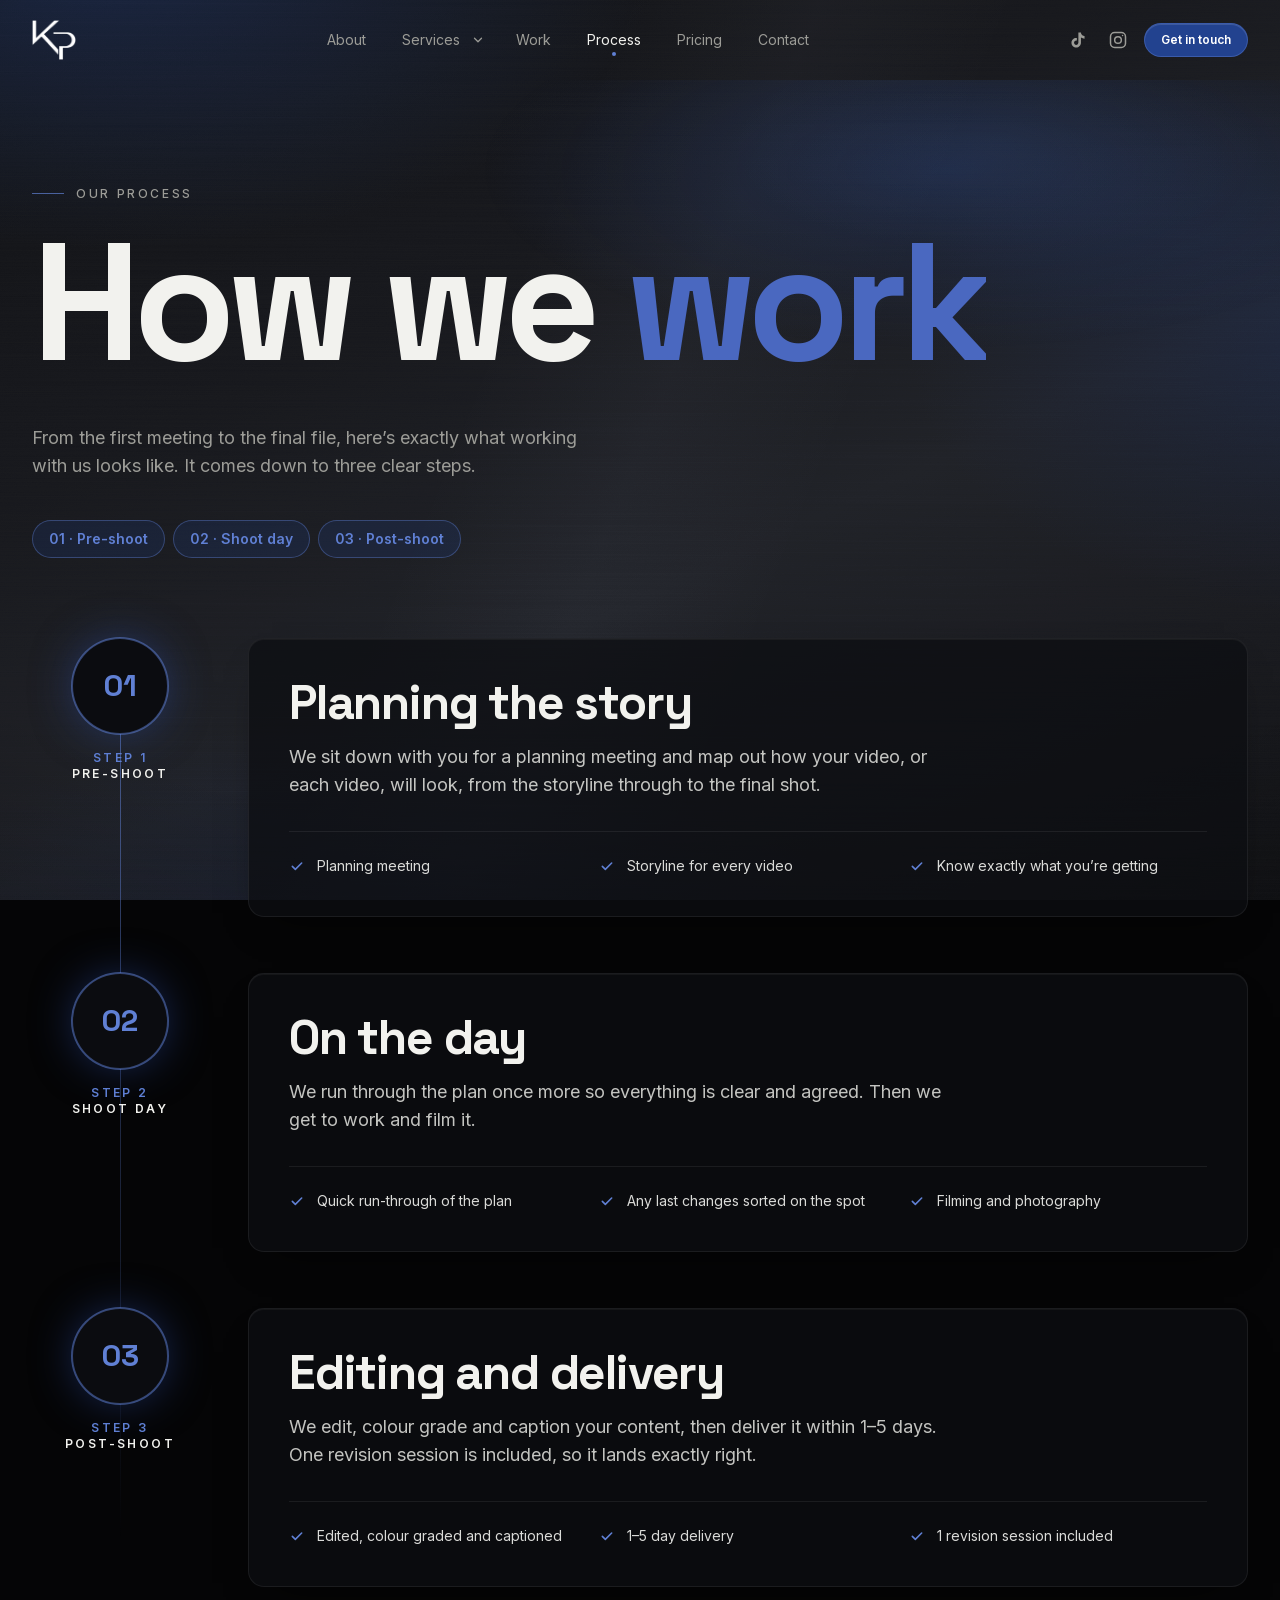
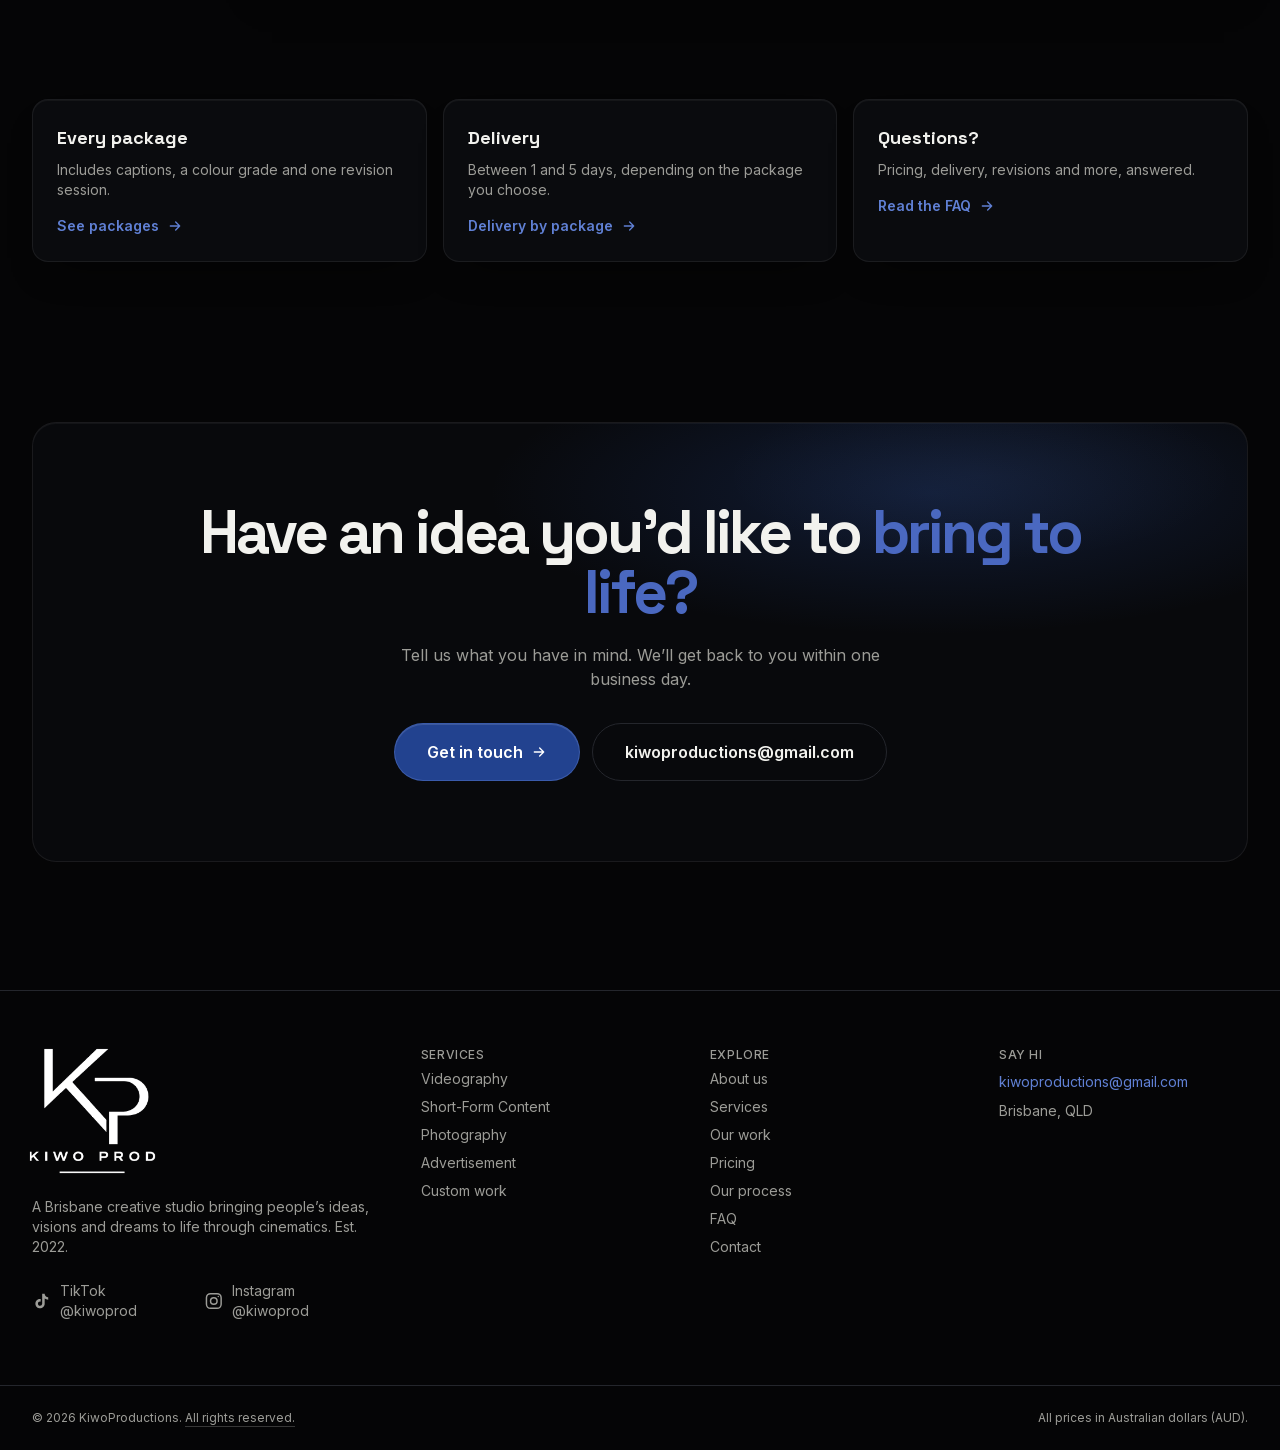
<file: process.html>
<!DOCTYPE html><html lang="en-AU" class="__variable_94deb5 __variable_d8ebd1"><head><meta charSet="utf-8"/><meta name="viewport" content="width=device-width, initial-scale=1"/><link rel="stylesheet" href="site.css"/><meta name="theme-color" content="#050506"/><meta name="color-scheme" content="dark"/><title>Our process | Kiwo Productions</title><meta name="description" content="How a KiwoProductions shoot works: a pre-shoot planning meeting, a run-through and shoot on the day, then edited content delivered in 1–5 days with a revision session included."/><meta property="og:title" content="Kiwo Productions | Your vision, our creation"/><meta property="og:description" content="Brisbane videography, photography and advertising. Est. 2022."/><meta property="og:site_name" content="Kiwo Productions"/><meta property="og:locale" content="en_AU"/><meta property="og:image:type" content="image/png"/><meta property="og:image:width" content="1200"/><meta property="og:image:height" content="630"/><meta property="og:image" content="https://www.kiwoproductions.com.au/og-image.png"/><meta property="og:type" content="website"/><meta name="twitter:card" content="summary_large_image"/><meta name="twitter:title" content="Kiwo Productions | Your vision, our creation"/><meta name="twitter:description" content="Brisbane videography, photography and advertising. Est. 2022."/><meta name="twitter:image:type" content="image/png"/><meta name="twitter:image:width" content="1200"/><meta name="twitter:image:height" content="630"/><meta name="twitter:image" content="https://www.kiwoproductions.com.au/og-image.png"/><link rel="icon" href="icon.png" type="image/png" sizes="512x512"/><link rel="apple-touch-icon" href="apple-icon.png" type="image/png" sizes="180x180"/><script>document.documentElement.classList.add('js');setTimeout(function(){if(!window.kiwoReady)document.documentElement.classList.remove('js')},2500)</script><script src="site.js" defer></script></head><body><a href="#main" class="sr-only focus:not-sr-only focus:fixed focus:left-4 focus:top-4 focus:z-[100] focus:rounded-full focus:bg-accent-fill focus:text-white focus:px-4 focus:py-2 focus:text-ink">Skip to content</a><header class="fixed inset-x-0 top-0 z-50 transition-colors duration-300 border-b border-transparent"><div class="container-x flex h-16 items-center justify-between gap-4 md:h-20"><a class="group inline-flex shrink-0 items-center " aria-label="KiwoProductions home" href="index.html"><img alt="KIWO PROD" width="374" height="343" decoding="async" class="w-auto transition-transform duration-300 ease-out group-hover:scale-105 h-9 md:h-10" src="kiwo-mark.png"></a><nav class="hidden items-center gap-1 md:flex" aria-label="Main"><a class="relative rounded-full px-2.5 py-2 text-sm transition-colors lg:px-4 hover:text-fg text-muted" href="about.html">About</a><div class="relative"><div class="flex items-center"><a class="relative rounded-full py-2 pl-2.5 pr-1 text-sm transition-colors lg:pl-4 hover:text-fg text-muted" href="services.html">Services</a><button type="button" aria-expanded="false" aria-controls="services-menu" aria-label="Show services" class="mr-1 flex h-7 w-7 items-center justify-center rounded-full transition hover:text-fg text-muted"><svg viewBox="0 0 24 24" class="h-3.5 w-3.5 transition-transform " fill="none" stroke="currentColor" stroke-width="2.2" aria-hidden="true"><path d="m6 9 6 6 6-6" stroke-linecap="round" stroke-linejoin="round"></path></svg></button></div><div id="services-menu" hidden class="absolute left-1/2 top-full z-50 w-[22rem] -translate-x-1/2 pt-3"><div class="overflow-hidden rounded-2xl border border-white/[0.08] bg-obsidian/95 p-2 shadow-[0_24px_60px_-20px_rgba(0,0,0,0.9)] backdrop-blur-xl"><ul><li><a href="videography.html" class="block rounded-xl px-4 py-3 transition hover:bg-white/[0.04]"><span class="block font-display text-[15px] font-bold text-fg">Videography</span><span class="mt-0.5 block text-xs leading-snug text-muted">Brand films, YouTube, events, interviews and more. Planned, filmed and edited end to end.</span></a></li><li><a href="short-form-content.html" class="block rounded-xl px-4 py-3 transition hover:bg-white/[0.04]"><span class="block font-display text-[15px] font-bold text-fg">Short-Form Content</span><span class="mt-0.5 block text-xs leading-snug text-muted">TikToks, Reels and Shorts up to 60 seconds, filmed, edited and captioned to perform.</span></a></li><li><a href="photography.html" class="block rounded-xl px-4 py-3 transition hover:bg-white/[0.04]"><span class="block font-display text-[15px] font-bold text-fg">Photography</span><span class="mt-0.5 block text-xs leading-snug text-muted">Portraits, products, food, venues and events. Every photo edited and ready to post.</span></a></li><li><a href="advertisement.html" class="block rounded-xl px-4 py-3 transition hover:bg-white/[0.04]"><span class="block font-display text-[15px] font-bold text-fg">Advertisement</span><span class="mt-0.5 block text-xs leading-snug text-muted">Ad creative built to convert, for businesses of every kind and size.</span></a></li></ul><a href="services.html" class="mt-1 flex items-center justify-between rounded-xl border-t border-white/[0.06] px-4 py-3 text-sm font-semibold text-accent hover:bg-white/[0.04]">All services <span aria-hidden="true">→</span></a></div></div></div><a class="relative rounded-full px-2.5 py-2 text-sm transition-colors lg:px-4 hover:text-fg text-muted" href="work.html">Work</a><a class="relative rounded-full px-2.5 py-2 text-sm transition-colors lg:px-4 hover:text-fg text-fg" href="process.html">Process<span class="absolute bottom-0.5 left-1/2 h-1 w-1 -translate-x-1/2 rounded-full bg-accent"></span></a><a class="relative rounded-full px-2.5 py-2 text-sm transition-colors lg:px-4 hover:text-fg text-muted" href="pricing.html">Pricing</a><a class="relative rounded-full px-2.5 py-2 text-sm transition-colors lg:px-4 hover:text-fg text-muted" href="contact.html">Contact</a></nav><div class="flex items-center gap-2"><div class="flex items-center gap-1 hidden sm:flex md:hidden lg:flex"><a href="https://www.tiktok.com/@kiwoprod" target="_blank" rel="noopener noreferrer" class="inline-flex items-center gap-2 rounded-full p-2 text-muted transition hover:-translate-y-0.5 hover:text-accent" aria-label="KiwoProductions on TikTok"><svg viewBox="0 0 24 24" fill="currentColor" class="h-5 w-5" aria-hidden="true"><path d="M16.6 5.82A4.28 4.28 0 0 1 15.54 3h-3.09v12.4a2.59 2.59 0 0 1-2.59 2.5c-1.42 0-2.6-1.16-2.6-2.6 0-1.72 1.66-3.01 3.37-2.48V9.66c-3.45-.46-6.47 2.22-6.47 5.64 0 3.33 2.76 5.7 5.69 5.7 3.14 0 5.69-2.55 5.69-5.7V9.01a7.35 7.35 0 0 0 4.3 1.38V7.3s-1.88.09-3.24-1.48Z"></path></svg></a><a href="https://www.instagram.com/kiwoprod" target="_blank" rel="noopener noreferrer" class="inline-flex items-center gap-2 rounded-full p-2 text-muted transition hover:-translate-y-0.5 hover:text-accent" aria-label="KiwoProductions on Instagram"><svg viewBox="0 0 24 24" fill="none" stroke="currentColor" stroke-width="1.8" class="h-5 w-5" aria-hidden="true"><rect x="3" y="3" width="18" height="18" rx="5"></rect><circle cx="12" cy="12" r="4"></circle><circle cx="17.5" cy="6.5" r="0.9" fill="currentColor" stroke="none"></circle></svg></a></div><a class="btn-primary btn-sm hidden md:inline-flex" href="contact.html">Get in touch</a><button type="button" class="relative z-50 flex h-10 w-10 items-center justify-center rounded-full border border-line md:hidden" aria-expanded="false" aria-controls="mobile-menu" aria-label="Open menu"><span class="absolute h-0.5 w-4 bg-fg transition -translate-y-1"></span><span class="absolute h-0.5 w-4 bg-fg transition translate-y-1"></span></button></div></div></header><div id="mobile-menu" hidden class="fixed inset-x-0 bottom-0 top-16 z-40 flex flex-col overflow-y-auto bg-obsidian px-5 pb-10 pt-6 md:hidden"><nav class="flex flex-col" aria-label="Mobile"><div data-menu-item><a href="index.html" class="block border-b border-line py-4 font-display text-4xl font-bold tracking-tight">Home</a></div><div data-menu-item><a href="about.html" class="block border-b border-line py-4 font-display text-4xl font-bold tracking-tight">About</a></div><div data-menu-item><button type="button" aria-expanded="false" aria-controls="mobile-services" class="flex w-full items-center justify-between border-b border-line py-4 text-left font-display text-4xl font-bold tracking-tight">Services<svg viewBox="0 0 24 24" class="h-7 w-7 shrink-0 transition-transform duration-300 text-muted" fill="none" stroke="currentColor" stroke-width="2.2" aria-hidden="true"><path d="m6 9 6 6 6-6" stroke-linecap="round" stroke-linejoin="round"></path></svg></button><div id="mobile-services" hidden class="overflow-hidden"><ul class="border-b border-line py-2 pl-4"><li><a href="videography.html" class="flex items-center gap-3 py-2.5 font-display text-xl font-bold text-fg/80"><span class="h-1.5 w-1.5 rounded-full bg-accent" aria-hidden="true"></span>Videography</a></li><li><a href="short-form-content.html" class="flex items-center gap-3 py-2.5 font-display text-xl font-bold text-fg/80"><span class="h-1.5 w-1.5 rounded-full bg-accent" aria-hidden="true"></span>Short-Form Content</a></li><li><a href="photography.html" class="flex items-center gap-3 py-2.5 font-display text-xl font-bold text-fg/80"><span class="h-1.5 w-1.5 rounded-full bg-accent" aria-hidden="true"></span>Photography</a></li><li><a href="advertisement.html" class="flex items-center gap-3 py-2.5 font-display text-xl font-bold text-fg/80"><span class="h-1.5 w-1.5 rounded-full bg-accent" aria-hidden="true"></span>Advertisement</a></li><li><a href="services.html" class="flex items-center gap-3 py-2.5 text-sm font-semibold text-muted">All services <span aria-hidden="true">→</span></a></li></ul></div></div><div data-menu-item><a href="work.html" class="block border-b border-line py-4 font-display text-4xl font-bold tracking-tight">Work</a></div><div data-menu-item><a href="process.html" class="block border-b border-line py-4 font-display text-4xl font-bold tracking-tight text-accent">Process</a></div><div data-menu-item><a href="pricing.html" class="block border-b border-line py-4 font-display text-4xl font-bold tracking-tight">Pricing</a></div><div data-menu-item><a href="contact.html" class="block border-b border-line py-4 font-display text-4xl font-bold tracking-tight">Contact</a></div><div data-menu-item><a href="faq.html" class="block border-b border-line py-4 font-display text-4xl font-bold tracking-tight">FAQ</a></div></nav><div class="mt-8 flex flex-col gap-3"><a href="contact.html" class="btn-primary w-full py-4 text-base">Get in touch</a><a href="pricing.html" class="btn-ghost w-full py-4 text-base">See pricing</a><div class="flex items-center gap-1 justify-center pt-2">
<a href="https://www.tiktok.com/@kiwoprod" target="_blank" rel="noopener noreferrer" class="inline-flex items-center gap-2 rounded-full p-2 text-muted transition hover:-translate-y-0.5 hover:text-accent" aria-label="KiwoProductions on TikTok"><svg viewBox="0 0 24 24" fill="currentColor" class="h-5 w-5" aria-hidden="true"><path d="M16.6 5.82A4.28 4.28 0 0 1 15.54 3h-3.09v12.4a2.59 2.59 0 0 1-2.59 2.5c-1.42 0-2.6-1.16-2.6-2.6 0-1.72 1.66-3.01 3.37-2.48V9.66c-3.45-.46-6.47 2.22-6.47 5.64 0 3.33 2.76 5.7 5.69 5.7 3.14 0 5.69-2.55 5.69-5.7V9.01a7.35 7.35 0 0 0 4.3 1.38V7.3s-1.88.09-3.24-1.48Z"></path></svg><span class="text-sm">TikTok @kiwoprod</span></a>
<a href="https://www.instagram.com/kiwoprod" target="_blank" rel="noopener noreferrer" class="inline-flex items-center gap-2 rounded-full p-2 text-muted transition hover:-translate-y-0.5 hover:text-accent" aria-label="KiwoProductions on Instagram"><svg viewBox="0 0 24 24" fill="none" stroke="currentColor" stroke-width="1.8" class="h-5 w-5" aria-hidden="true"><rect x="3" y="3" width="18" height="18" rx="5"></rect><circle cx="12" cy="12" r="4"></circle><circle cx="17.5" cy="6.5" r="0.9" fill="currentColor" stroke="none"></circle></svg><span class="text-sm">Instagram @kiwoprod</span></a>
</div></div></div><main id="main" class="min-h-[70vh] pt-16 md:pt-20"><div><section class="relative isolate overflow-hidden"><div class="hero-glow pointer-events-none absolute inset-0 -z-10" aria-hidden="true"></div><div class="container-x pb-14 pt-16 md:pb-20 md:pt-24"><div data-anim style="--y:16px"><p class="eyebrow">Our process</p></div><div class="mt-6"><h1 class="h-display text-[clamp(3.25rem,13vw,11rem)]" aria-label="How we work"><span class="block" aria-hidden="true"><span class="inline-block overflow-hidden pb-[0.08em] align-bottom"><span class="inline-block " data-anim="word" style="--y:110%">How </span></span><span class="inline-block overflow-hidden pb-[0.08em] align-bottom"><span class="inline-block " data-anim="word" style="--y:110%">we </span></span><span class="inline-block overflow-hidden pb-[0.08em] align-bottom"><span class="inline-block text-accent-deep" data-anim="word" style="--y:110%">work</span></span></span></h1></div><div class="mt-8 max-w-xl" data-anim style="--y:16px"><p class="text-lg text-muted">From the first meeting to the final file, here’s exactly what working with us looks like. It comes down to three clear steps.</p></div><div class="mt-10 flex flex-wrap gap-2" data-anim style="--y:16px"><a href="#step-1" class="rounded-full border border-accent/40 bg-accent-dim px-4 py-2 text-sm font-semibold text-accent transition hover:border-accent">01 · Pre-shoot</a><a href="#step-2" class="rounded-full border border-accent/40 bg-accent-dim px-4 py-2 text-sm font-semibold text-accent transition hover:border-accent">02 · Shoot day</a><a href="#step-3" class="rounded-full border border-accent/40 bg-accent-dim px-4 py-2 text-sm font-semibold text-accent transition hover:border-accent">03 · Post-shoot</a></div></div></section><section class="container-x pb-20 md:pb-28"><ol class="relative"><div aria-hidden="true" class="pointer-events-none absolute bottom-12 left-[2.25rem] top-12 w-px bg-gradient-to-b from-accent/60 via-accent/30 to-accent/0 md:left-[5.5rem]"></div><li id="step-1" class="relative scroll-mt-28 pb-10 last:pb-0 md:pb-14"><div data-anim style="--y:28px"><div class="grid gap-6 md:grid-cols-[11rem_1fr] md:gap-10"><div class="flex items-center gap-4 md:block"><span class="relative z-10 flex h-[4.5rem] w-[4.5rem] items-center justify-center rounded-full border border-accent/50 bg-[#0B0C10] font-display text-2xl font-bold text-accent shadow-glow md:mx-auto md:h-24 md:w-24 md:text-3xl">01</span><p class="text-xs font-semibold uppercase tracking-[0.2em] text-accent md:mt-4 md:text-center">Step 1<span class="block text-fg">Pre-shoot</span></p></div><article class="card p-7 md:p-10"><h2 class="font-display text-3xl font-bold tracking-tight md:text-5xl">Planning the story</h2><p class="mt-4 max-w-2xl text-lg text-fg/80">We sit down with you for a planning meeting and map out how your video, or each video, will look, from the storyline through to the final shot.</p><ul class="mt-8 grid gap-3 border-t border-white/[0.07] pt-6 sm:grid-cols-3"><li class="flex gap-3 text-sm"><svg viewBox="0 0 24 24" fill="none" stroke="currentColor" stroke-width="2.4" class="mt-0.5 h-4 w-4 shrink-0 text-accent" aria-hidden="true"><path d="m5 12.5 4.5 4.5L19 7.5" stroke-linecap="round" stroke-linejoin="round"></path></svg><span class="text-fg/90">Planning meeting</span></li><li class="flex gap-3 text-sm"><svg viewBox="0 0 24 24" fill="none" stroke="currentColor" stroke-width="2.4" class="mt-0.5 h-4 w-4 shrink-0 text-accent" aria-hidden="true"><path d="m5 12.5 4.5 4.5L19 7.5" stroke-linecap="round" stroke-linejoin="round"></path></svg><span class="text-fg/90">Storyline for every video</span></li><li class="flex gap-3 text-sm"><svg viewBox="0 0 24 24" fill="none" stroke="currentColor" stroke-width="2.4" class="mt-0.5 h-4 w-4 shrink-0 text-accent" aria-hidden="true"><path d="m5 12.5 4.5 4.5L19 7.5" stroke-linecap="round" stroke-linejoin="round"></path></svg><span class="text-fg/90">Know exactly what you’re getting</span></li></ul></article></div></div></li><li id="step-2" class="relative scroll-mt-28 pb-10 last:pb-0 md:pb-14"><div data-anim style="--y:28px"><div class="grid gap-6 md:grid-cols-[11rem_1fr] md:gap-10"><div class="flex items-center gap-4 md:block"><span class="relative z-10 flex h-[4.5rem] w-[4.5rem] items-center justify-center rounded-full border border-accent/50 bg-[#0B0C10] font-display text-2xl font-bold text-accent shadow-glow md:mx-auto md:h-24 md:w-24 md:text-3xl">02</span><p class="text-xs font-semibold uppercase tracking-[0.2em] text-accent md:mt-4 md:text-center">Step 2<span class="block text-fg">Shoot day</span></p></div><article class="card p-7 md:p-10"><h2 class="font-display text-3xl font-bold tracking-tight md:text-5xl">On the day</h2><p class="mt-4 max-w-2xl text-lg text-fg/80">We run through the plan once more so everything is clear and agreed. Then we get to work and film it.</p><ul class="mt-8 grid gap-3 border-t border-white/[0.07] pt-6 sm:grid-cols-3"><li class="flex gap-3 text-sm"><svg viewBox="0 0 24 24" fill="none" stroke="currentColor" stroke-width="2.4" class="mt-0.5 h-4 w-4 shrink-0 text-accent" aria-hidden="true"><path d="m5 12.5 4.5 4.5L19 7.5" stroke-linecap="round" stroke-linejoin="round"></path></svg><span class="text-fg/90">Quick run-through of the plan</span></li><li class="flex gap-3 text-sm"><svg viewBox="0 0 24 24" fill="none" stroke="currentColor" stroke-width="2.4" class="mt-0.5 h-4 w-4 shrink-0 text-accent" aria-hidden="true"><path d="m5 12.5 4.5 4.5L19 7.5" stroke-linecap="round" stroke-linejoin="round"></path></svg><span class="text-fg/90">Any last changes sorted on the spot</span></li><li class="flex gap-3 text-sm"><svg viewBox="0 0 24 24" fill="none" stroke="currentColor" stroke-width="2.4" class="mt-0.5 h-4 w-4 shrink-0 text-accent" aria-hidden="true"><path d="m5 12.5 4.5 4.5L19 7.5" stroke-linecap="round" stroke-linejoin="round"></path></svg><span class="text-fg/90">Filming and photography</span></li></ul></article></div></div></li><li id="step-3" class="relative scroll-mt-28 pb-10 last:pb-0 md:pb-14"><div data-anim style="--y:28px"><div class="grid gap-6 md:grid-cols-[11rem_1fr] md:gap-10"><div class="flex items-center gap-4 md:block"><span class="relative z-10 flex h-[4.5rem] w-[4.5rem] items-center justify-center rounded-full border border-accent/50 bg-[#0B0C10] font-display text-2xl font-bold text-accent shadow-glow md:mx-auto md:h-24 md:w-24 md:text-3xl">03</span><p class="text-xs font-semibold uppercase tracking-[0.2em] text-accent md:mt-4 md:text-center">Step 3<span class="block text-fg">Post-shoot</span></p></div><article class="card p-7 md:p-10"><h2 class="font-display text-3xl font-bold tracking-tight md:text-5xl">Editing and delivery</h2><p class="mt-4 max-w-2xl text-lg text-fg/80">We edit, colour grade and caption your content, then deliver it within 1–5 days. One revision session is included, so it lands exactly right.</p><ul class="mt-8 grid gap-3 border-t border-white/[0.07] pt-6 sm:grid-cols-3"><li class="flex gap-3 text-sm"><svg viewBox="0 0 24 24" fill="none" stroke="currentColor" stroke-width="2.4" class="mt-0.5 h-4 w-4 shrink-0 text-accent" aria-hidden="true"><path d="m5 12.5 4.5 4.5L19 7.5" stroke-linecap="round" stroke-linejoin="round"></path></svg><span class="text-fg/90">Edited, colour graded and captioned</span></li><li class="flex gap-3 text-sm"><svg viewBox="0 0 24 24" fill="none" stroke="currentColor" stroke-width="2.4" class="mt-0.5 h-4 w-4 shrink-0 text-accent" aria-hidden="true"><path d="m5 12.5 4.5 4.5L19 7.5" stroke-linecap="round" stroke-linejoin="round"></path></svg><span class="text-fg/90">1–5 day delivery</span></li><li class="flex gap-3 text-sm"><svg viewBox="0 0 24 24" fill="none" stroke="currentColor" stroke-width="2.4" class="mt-0.5 h-4 w-4 shrink-0 text-accent" aria-hidden="true"><path d="m5 12.5 4.5 4.5L19 7.5" stroke-linecap="round" stroke-linejoin="round"></path></svg><span class="text-fg/90">1 revision session included</span></li></ul></article></div></div></li></ol></section><section class="container-x pb-8"><div data-anim style="--y:28px"><div class="grid gap-4 md:grid-cols-3"><div class="card p-6"><p class="font-display text-lg font-bold">Every package</p><p class="mt-2 text-sm text-muted">Includes captions, a colour grade and one revision session.</p><a class="group mt-4 inline-flex items-center gap-2 text-sm font-semibold text-accent" href="pricing.html">See packages <svg viewBox="0 0 24 24" fill="none" stroke="currentColor" stroke-width="2" class="h-4 w-4 transition-transform group-hover:translate-x-1" aria-hidden="true"><path d="M5 12h14M13 6l6 6-6 6" stroke-linecap="round" stroke-linejoin="round"></path></svg></a></div><div class="card p-6"><p class="font-display text-lg font-bold">Delivery</p><p class="mt-2 text-sm text-muted">Between 1 and 5 days, depending on the package you choose.</p><a class="group mt-4 inline-flex items-center gap-2 text-sm font-semibold text-accent" href="pricing.html#price-chart">Delivery by package <svg viewBox="0 0 24 24" fill="none" stroke="currentColor" stroke-width="2" class="h-4 w-4 transition-transform group-hover:translate-x-1" aria-hidden="true"><path d="M5 12h14M13 6l6 6-6 6" stroke-linecap="round" stroke-linejoin="round"></path></svg></a></div><div class="card p-6"><p class="font-display text-lg font-bold">Questions?</p><p class="mt-2 text-sm text-muted">Pricing, delivery, revisions and more, answered.</p><a class="group mt-4 inline-flex items-center gap-2 text-sm font-semibold text-accent" href="faq.html">Read the FAQ <svg viewBox="0 0 24 24" fill="none" stroke="currentColor" stroke-width="2" class="h-4 w-4 transition-transform group-hover:translate-x-1" aria-hidden="true"><path d="M5 12h14M13 6l6 6-6 6" stroke-linecap="round" stroke-linejoin="round"></path></svg></a></div></div></div></section><section class="container-x py-24 md:py-32"><div data-anim style="--y:28px"><div class="relative overflow-hidden rounded-3xl border border-white/[0.07] bg-[#0B0C10]/70 shadow-[inset_0_1px_0_rgba(255,255,255,0.045)] px-6 py-14 text-center md:px-16 md:py-20"><div class="hero-glow pointer-events-none absolute inset-0" aria-hidden="true"></div><h2 class="h-display relative mx-auto max-w-4xl text-4xl md:text-6xl">Have an idea you’d like to <em class="text-accent-deep">bring to life?</em></h2><p class="relative mx-auto mt-5 max-w-lg text-muted">Tell us what you have in mind. We’ll get back to you within one business day.</p><div class="relative mt-8 flex flex-col items-center justify-center gap-3 sm:flex-row"><a class="btn-primary px-8 py-4 text-base" href="contact.html">Get in touch <svg viewBox="0 0 24 24" fill="none" stroke="currentColor" stroke-width="2" class="h-4 w-4" aria-hidden="true"><path d="M5 12h14M13 6l6 6-6 6" stroke-linecap="round" stroke-linejoin="round"></path></svg></a><a href="mailto:kiwoproductions@gmail.com" class="btn-ghost px-8 py-4 text-base">kiwoproductions@gmail.com</a></div></div></div></section></div></main><footer class="border-t border-line"><div class="container-x grid gap-10 py-14 sm:grid-cols-2 lg:grid-cols-[1.4fr_1fr_1fr_1fr]"><div class="space-y-4"><a class="group inline-flex shrink-0 items-center -ml-1" aria-label="KiwoProductions home" href="index.html"><img alt="KIWO PROD" loading="lazy" width="449" height="444" decoding="async" class="w-auto transition-transform duration-300 ease-out group-hover:scale-105 h-28 md:h-32" src="kiwo-logo.png"></a><p class="max-w-sm text-sm text-muted">A Brisbane creative studio bringing people’s ideas, visions and dreams to life through cinematics. Est. 2022.</p><div class="flex items-center gap-1 -ml-2"><a href="https://www.tiktok.com/@kiwoprod" target="_blank" rel="noopener noreferrer" class="inline-flex items-center gap-2 rounded-full p-2 text-muted transition hover:-translate-y-0.5 hover:text-accent" aria-label="KiwoProductions on TikTok"><svg viewBox="0 0 24 24" fill="currentColor" class="h-5 w-5" aria-hidden="true"><path d="M16.6 5.82A4.28 4.28 0 0 1 15.54 3h-3.09v12.4a2.59 2.59 0 0 1-2.59 2.5c-1.42 0-2.6-1.16-2.6-2.6 0-1.72 1.66-3.01 3.37-2.48V9.66c-3.45-.46-6.47 2.22-6.47 5.64 0 3.33 2.76 5.7 5.69 5.7 3.14 0 5.69-2.55 5.69-5.7V9.01a7.35 7.35 0 0 0 4.3 1.38V7.3s-1.88.09-3.24-1.48Z"></path></svg><span class="text-sm">TikTok @kiwoprod</span></a><a href="https://www.instagram.com/kiwoprod" target="_blank" rel="noopener noreferrer" class="inline-flex items-center gap-2 rounded-full p-2 text-muted transition hover:-translate-y-0.5 hover:text-accent" aria-label="KiwoProductions on Instagram"><svg viewBox="0 0 24 24" fill="none" stroke="currentColor" stroke-width="1.8" class="h-5 w-5" aria-hidden="true"><rect x="3" y="3" width="18" height="18" rx="5"></rect><circle cx="12" cy="12" r="4"></circle><circle cx="17.5" cy="6.5" r="0.9" fill="currentColor" stroke="none"></circle></svg><span class="text-sm">Instagram @kiwoprod</span></a></div></div><div><p class="label">Services</p><ul class="space-y-2 text-sm"><li><a class="text-muted transition hover:text-accent" href="videography.html">Videography</a></li><li><a class="text-muted transition hover:text-accent" href="short-form-content.html">Short-Form Content</a></li><li><a class="text-muted transition hover:text-accent" href="photography.html">Photography</a></li><li><a class="text-muted transition hover:text-accent" href="advertisement.html">Advertisement</a></li><li><a class="text-muted transition hover:text-accent" href="contact.html?type=quote#enquiry-form">Custom work</a></li></ul></div><div><p class="label">Explore</p><ul class="space-y-2 text-sm"><li><a class="text-muted transition hover:text-accent" href="about.html">About us</a></li><li><a class="text-muted transition hover:text-accent" href="services.html">Services</a></li><li><a class="text-muted transition hover:text-accent" href="work.html">Our work</a></li><li><a class="text-muted transition hover:text-accent" href="pricing.html">Pricing</a></li><li><a class="text-muted transition hover:text-accent" href="process.html">Our process</a></li><li><a class="text-muted transition hover:text-accent" href="faq.html">FAQ</a></li><li><a class="text-muted transition hover:text-accent" href="contact.html">Contact</a></li></ul></div><div><p class="label">Say hi</p><a href="mailto:kiwoproductions@gmail.com" class="link break-all text-sm">kiwoproductions@gmail.com</a><p class="mt-2 text-sm text-muted">Brisbane, QLD</p></div></div><div class="container-x flex flex-col gap-2 border-t border-line py-6 text-xs text-muted sm:flex-row sm:justify-between"><p>© 2026 KiwoProductions. <a class="underline decoration-white/20 underline-offset-4 transition hover:text-accent hover:decoration-accent" href="legal.html">All rights reserved.</a></p><p>All prices in Australian dollars (AUD).</p></div></footer></body></html>
</file>
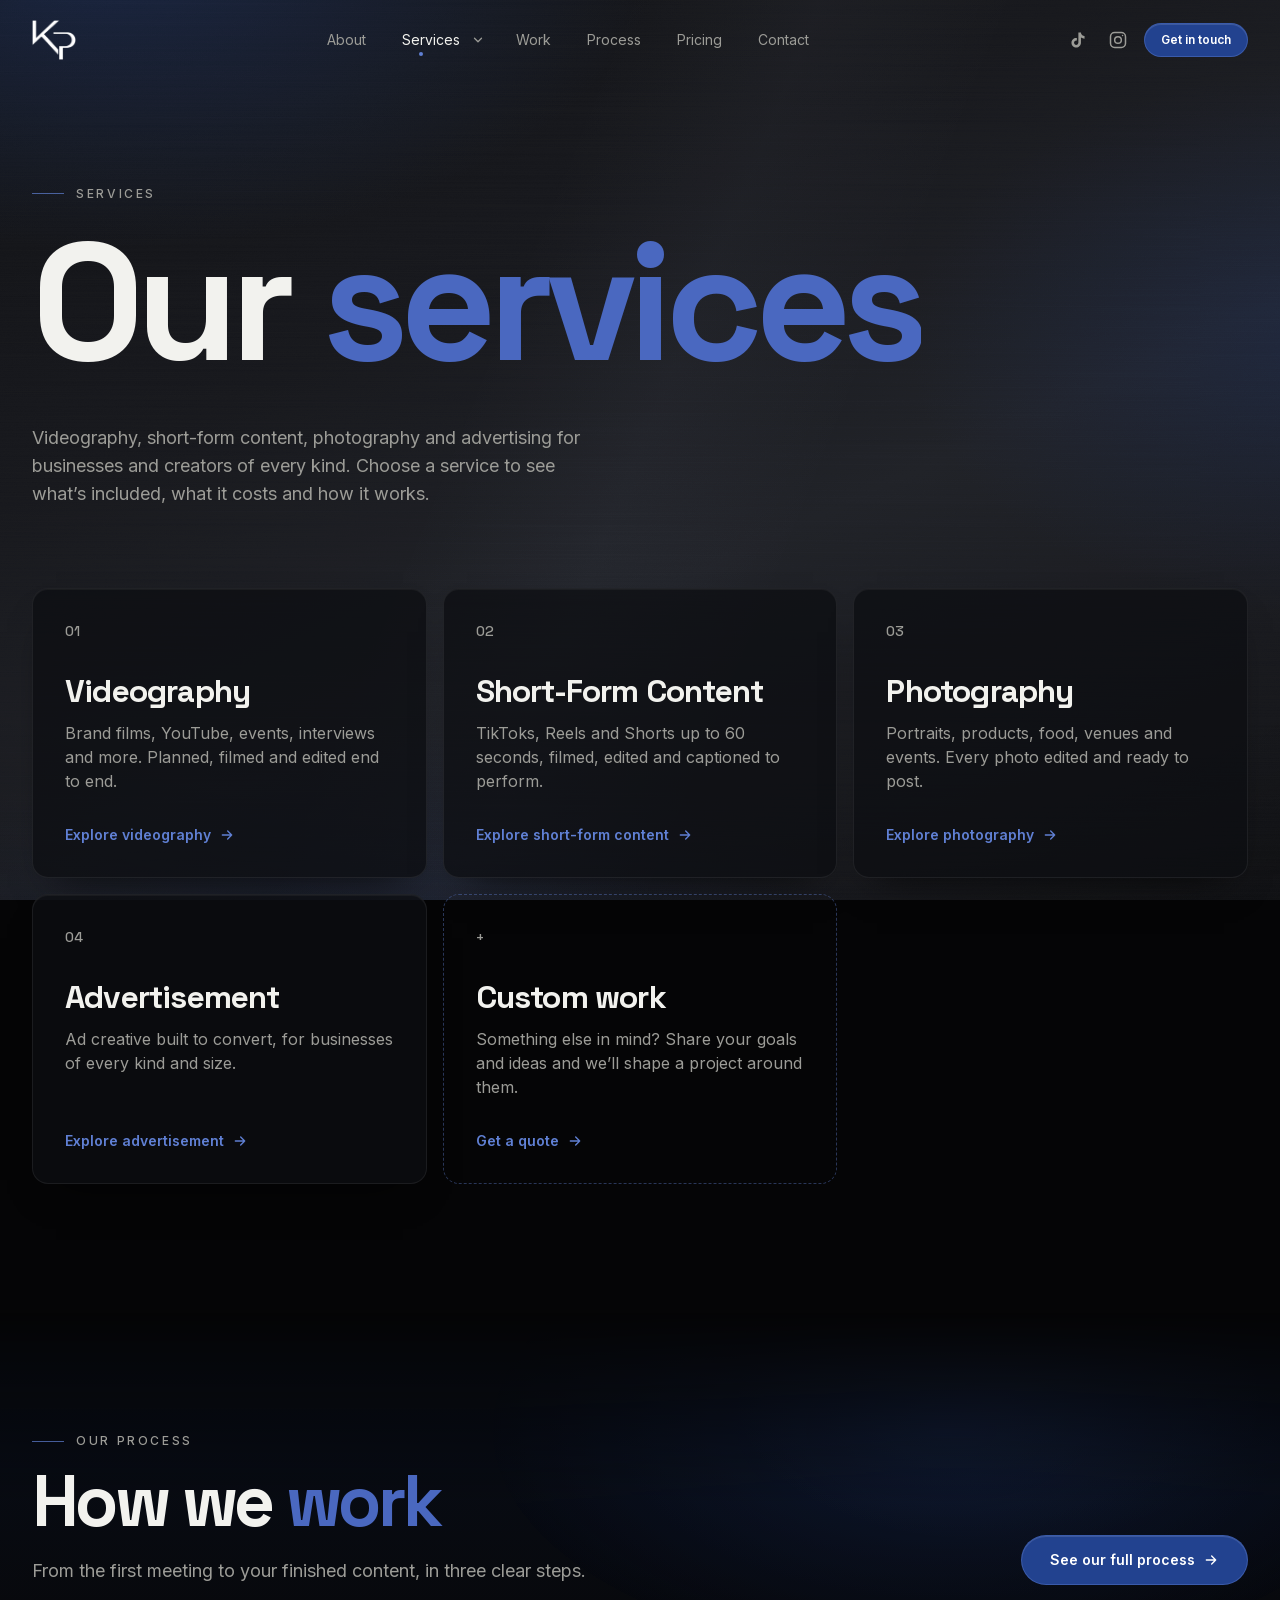
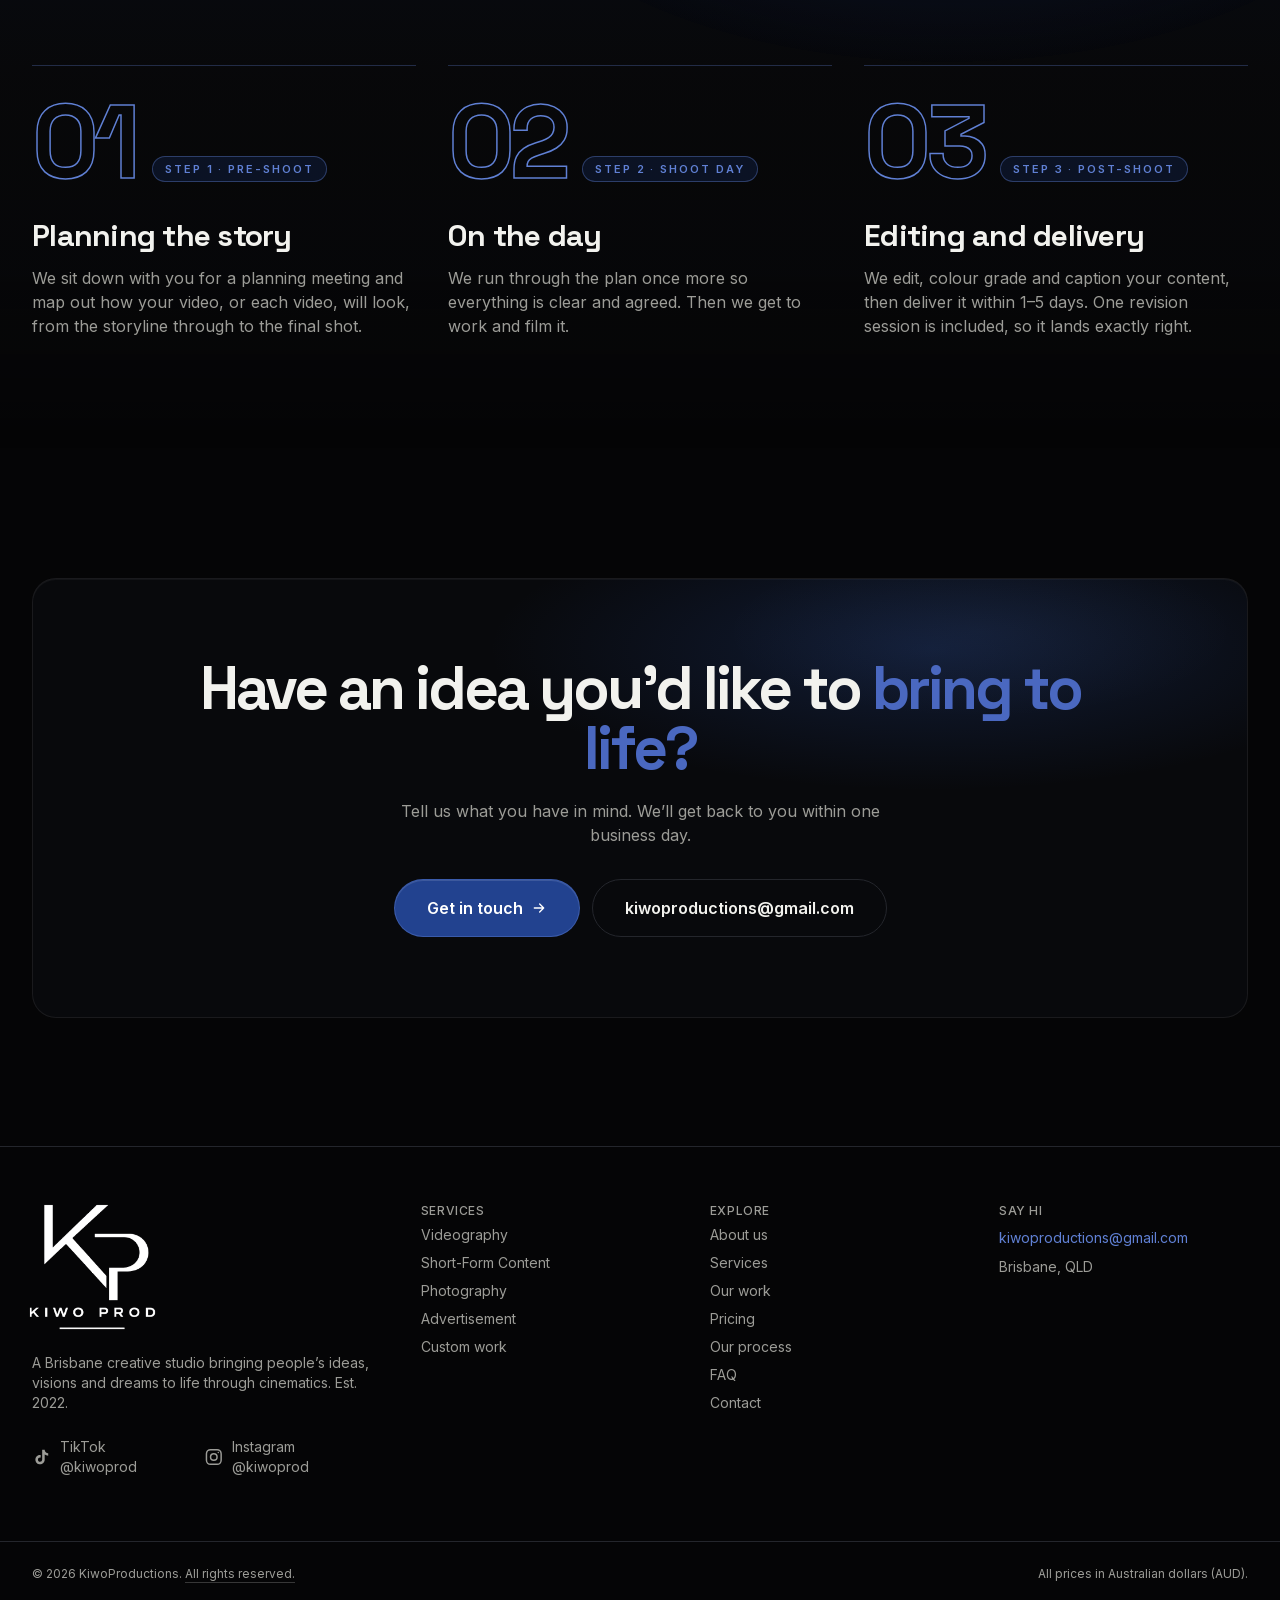
<file: services.html>
<!DOCTYPE html><html lang="en-AU" class="__variable_94deb5 __variable_d8ebd1"><head><meta charSet="utf-8"/><meta name="viewport" content="width=device-width, initial-scale=1"/><link rel="stylesheet" href="site.css"/><meta name="theme-color" content="#050506"/><meta name="color-scheme" content="dark"/><title>Services | Kiwo Productions</title><meta name="description" content="Videography, short-form content, photography and advertisement for businesses of all kinds. Brisbane based."/><meta property="og:title" content="Kiwo Productions | Your vision, our creation"/><meta property="og:description" content="Brisbane videography, photography and advertising. Est. 2022."/><meta property="og:site_name" content="Kiwo Productions"/><meta property="og:locale" content="en_AU"/><meta property="og:image:type" content="image/png"/><meta property="og:image:width" content="1200"/><meta property="og:image:height" content="630"/><meta property="og:image" content="https://www.kiwoproductions.com.au/og-image.png"/><meta property="og:type" content="website"/><meta name="twitter:card" content="summary_large_image"/><meta name="twitter:title" content="Kiwo Productions | Your vision, our creation"/><meta name="twitter:description" content="Brisbane videography, photography and advertising. Est. 2022."/><meta name="twitter:image:type" content="image/png"/><meta name="twitter:image:width" content="1200"/><meta name="twitter:image:height" content="630"/><meta name="twitter:image" content="https://www.kiwoproductions.com.au/og-image.png"/><link rel="icon" href="icon.png" type="image/png" sizes="512x512"/><link rel="apple-touch-icon" href="apple-icon.png" type="image/png" sizes="180x180"/><script>document.documentElement.classList.add('js');setTimeout(function(){if(!window.kiwoReady)document.documentElement.classList.remove('js')},2500)</script><script src="site.js" defer></script></head><body><a href="#main" class="sr-only focus:not-sr-only focus:fixed focus:left-4 focus:top-4 focus:z-[100] focus:rounded-full focus:bg-accent-fill focus:text-white focus:px-4 focus:py-2 focus:text-ink">Skip to content</a><header class="fixed inset-x-0 top-0 z-50 transition-colors duration-300 border-b border-transparent"><div class="container-x flex h-16 items-center justify-between gap-4 md:h-20"><a class="group inline-flex shrink-0 items-center " aria-label="KiwoProductions home" href="index.html"><img alt="KIWO PROD" width="374" height="343" decoding="async" class="w-auto transition-transform duration-300 ease-out group-hover:scale-105 h-9 md:h-10" src="kiwo-mark.png"></a><nav class="hidden items-center gap-1 md:flex" aria-label="Main"><a class="relative rounded-full px-2.5 py-2 text-sm transition-colors lg:px-4 hover:text-fg text-muted" href="about.html">About</a><div class="relative"><div class="flex items-center"><a class="relative rounded-full py-2 pl-2.5 pr-1 text-sm transition-colors lg:pl-4 hover:text-fg text-fg" href="services.html">Services<span class="absolute bottom-0.5 left-[45%] h-1 w-1 -translate-x-1/2 rounded-full bg-accent"></span></a><button type="button" aria-expanded="false" aria-controls="services-menu" aria-label="Show services" class="mr-1 flex h-7 w-7 items-center justify-center rounded-full transition hover:text-fg text-muted"><svg viewBox="0 0 24 24" class="h-3.5 w-3.5 transition-transform " fill="none" stroke="currentColor" stroke-width="2.2" aria-hidden="true"><path d="m6 9 6 6 6-6" stroke-linecap="round" stroke-linejoin="round"></path></svg></button></div><div id="services-menu" hidden class="absolute left-1/2 top-full z-50 w-[22rem] -translate-x-1/2 pt-3"><div class="overflow-hidden rounded-2xl border border-white/[0.08] bg-obsidian/95 p-2 shadow-[0_24px_60px_-20px_rgba(0,0,0,0.9)] backdrop-blur-xl"><ul><li><a href="videography.html" class="block rounded-xl px-4 py-3 transition hover:bg-white/[0.04]"><span class="block font-display text-[15px] font-bold text-fg">Videography</span><span class="mt-0.5 block text-xs leading-snug text-muted">Brand films, YouTube, events, interviews and more. Planned, filmed and edited end to end.</span></a></li><li><a href="short-form-content.html" class="block rounded-xl px-4 py-3 transition hover:bg-white/[0.04]"><span class="block font-display text-[15px] font-bold text-fg">Short-Form Content</span><span class="mt-0.5 block text-xs leading-snug text-muted">TikToks, Reels and Shorts up to 60 seconds, filmed, edited and captioned to perform.</span></a></li><li><a href="photography.html" class="block rounded-xl px-4 py-3 transition hover:bg-white/[0.04]"><span class="block font-display text-[15px] font-bold text-fg">Photography</span><span class="mt-0.5 block text-xs leading-snug text-muted">Portraits, products, food, venues and events. Every photo edited and ready to post.</span></a></li><li><a href="advertisement.html" class="block rounded-xl px-4 py-3 transition hover:bg-white/[0.04]"><span class="block font-display text-[15px] font-bold text-fg">Advertisement</span><span class="mt-0.5 block text-xs leading-snug text-muted">Ad creative built to convert, for businesses of every kind and size.</span></a></li></ul><a href="services.html" class="mt-1 flex items-center justify-between rounded-xl border-t border-white/[0.06] px-4 py-3 text-sm font-semibold text-accent hover:bg-white/[0.04]">All services <span aria-hidden="true">→</span></a></div></div></div><a class="relative rounded-full px-2.5 py-2 text-sm transition-colors lg:px-4 hover:text-fg text-muted" href="work.html">Work</a><a class="relative rounded-full px-2.5 py-2 text-sm transition-colors lg:px-4 hover:text-fg text-muted" href="process.html">Process</a><a class="relative rounded-full px-2.5 py-2 text-sm transition-colors lg:px-4 hover:text-fg text-muted" href="pricing.html">Pricing</a><a class="relative rounded-full px-2.5 py-2 text-sm transition-colors lg:px-4 hover:text-fg text-muted" href="contact.html">Contact</a></nav><div class="flex items-center gap-2"><div class="flex items-center gap-1 hidden sm:flex md:hidden lg:flex"><a href="https://www.tiktok.com/@kiwoprod" target="_blank" rel="noopener noreferrer" class="inline-flex items-center gap-2 rounded-full p-2 text-muted transition hover:-translate-y-0.5 hover:text-accent" aria-label="KiwoProductions on TikTok"><svg viewBox="0 0 24 24" fill="currentColor" class="h-5 w-5" aria-hidden="true"><path d="M16.6 5.82A4.28 4.28 0 0 1 15.54 3h-3.09v12.4a2.59 2.59 0 0 1-2.59 2.5c-1.42 0-2.6-1.16-2.6-2.6 0-1.72 1.66-3.01 3.37-2.48V9.66c-3.45-.46-6.47 2.22-6.47 5.64 0 3.33 2.76 5.7 5.69 5.7 3.14 0 5.69-2.55 5.69-5.7V9.01a7.35 7.35 0 0 0 4.3 1.38V7.3s-1.88.09-3.24-1.48Z"></path></svg></a><a href="https://www.instagram.com/kiwoprod" target="_blank" rel="noopener noreferrer" class="inline-flex items-center gap-2 rounded-full p-2 text-muted transition hover:-translate-y-0.5 hover:text-accent" aria-label="KiwoProductions on Instagram"><svg viewBox="0 0 24 24" fill="none" stroke="currentColor" stroke-width="1.8" class="h-5 w-5" aria-hidden="true"><rect x="3" y="3" width="18" height="18" rx="5"></rect><circle cx="12" cy="12" r="4"></circle><circle cx="17.5" cy="6.5" r="0.9" fill="currentColor" stroke="none"></circle></svg></a></div><a class="btn-primary btn-sm hidden md:inline-flex" href="contact.html">Get in touch</a><button type="button" class="relative z-50 flex h-10 w-10 items-center justify-center rounded-full border border-line md:hidden" aria-expanded="false" aria-controls="mobile-menu" aria-label="Open menu"><span class="absolute h-0.5 w-4 bg-fg transition -translate-y-1"></span><span class="absolute h-0.5 w-4 bg-fg transition translate-y-1"></span></button></div></div></header><div id="mobile-menu" hidden class="fixed inset-x-0 bottom-0 top-16 z-40 flex flex-col overflow-y-auto bg-obsidian px-5 pb-10 pt-6 md:hidden"><nav class="flex flex-col" aria-label="Mobile"><div data-menu-item><a href="index.html" class="block border-b border-line py-4 font-display text-4xl font-bold tracking-tight">Home</a></div><div data-menu-item><a href="about.html" class="block border-b border-line py-4 font-display text-4xl font-bold tracking-tight">About</a></div><div data-menu-item><button type="button" aria-expanded="false" aria-controls="mobile-services" class="flex w-full items-center justify-between border-b border-line py-4 text-left font-display text-4xl font-bold tracking-tight text-accent">Services<svg viewBox="0 0 24 24" class="h-7 w-7 shrink-0 transition-transform duration-300 text-muted" fill="none" stroke="currentColor" stroke-width="2.2" aria-hidden="true"><path d="m6 9 6 6 6-6" stroke-linecap="round" stroke-linejoin="round"></path></svg></button><div id="mobile-services" hidden class="overflow-hidden"><ul class="border-b border-line py-2 pl-4"><li><a href="videography.html" class="flex items-center gap-3 py-2.5 font-display text-xl font-bold text-fg/80"><span class="h-1.5 w-1.5 rounded-full bg-accent" aria-hidden="true"></span>Videography</a></li><li><a href="short-form-content.html" class="flex items-center gap-3 py-2.5 font-display text-xl font-bold text-fg/80"><span class="h-1.5 w-1.5 rounded-full bg-accent" aria-hidden="true"></span>Short-Form Content</a></li><li><a href="photography.html" class="flex items-center gap-3 py-2.5 font-display text-xl font-bold text-fg/80"><span class="h-1.5 w-1.5 rounded-full bg-accent" aria-hidden="true"></span>Photography</a></li><li><a href="advertisement.html" class="flex items-center gap-3 py-2.5 font-display text-xl font-bold text-fg/80"><span class="h-1.5 w-1.5 rounded-full bg-accent" aria-hidden="true"></span>Advertisement</a></li><li><a href="services.html" class="flex items-center gap-3 py-2.5 text-sm font-semibold text-accent">All services <span aria-hidden="true">→</span></a></li></ul></div></div><div data-menu-item><a href="work.html" class="block border-b border-line py-4 font-display text-4xl font-bold tracking-tight">Work</a></div><div data-menu-item><a href="process.html" class="block border-b border-line py-4 font-display text-4xl font-bold tracking-tight">Process</a></div><div data-menu-item><a href="pricing.html" class="block border-b border-line py-4 font-display text-4xl font-bold tracking-tight">Pricing</a></div><div data-menu-item><a href="contact.html" class="block border-b border-line py-4 font-display text-4xl font-bold tracking-tight">Contact</a></div><div data-menu-item><a href="faq.html" class="block border-b border-line py-4 font-display text-4xl font-bold tracking-tight">FAQ</a></div></nav><div class="mt-8 flex flex-col gap-3"><a href="contact.html" class="btn-primary w-full py-4 text-base">Get in touch</a><a href="pricing.html" class="btn-ghost w-full py-4 text-base">See pricing</a><div class="flex items-center gap-1 justify-center pt-2">
<a href="https://www.tiktok.com/@kiwoprod" target="_blank" rel="noopener noreferrer" class="inline-flex items-center gap-2 rounded-full p-2 text-muted transition hover:-translate-y-0.5 hover:text-accent" aria-label="KiwoProductions on TikTok"><svg viewBox="0 0 24 24" fill="currentColor" class="h-5 w-5" aria-hidden="true"><path d="M16.6 5.82A4.28 4.28 0 0 1 15.54 3h-3.09v12.4a2.59 2.59 0 0 1-2.59 2.5c-1.42 0-2.6-1.16-2.6-2.6 0-1.72 1.66-3.01 3.37-2.48V9.66c-3.45-.46-6.47 2.22-6.47 5.64 0 3.33 2.76 5.7 5.69 5.7 3.14 0 5.69-2.55 5.69-5.7V9.01a7.35 7.35 0 0 0 4.3 1.38V7.3s-1.88.09-3.24-1.48Z"></path></svg><span class="text-sm">TikTok @kiwoprod</span></a>
<a href="https://www.instagram.com/kiwoprod" target="_blank" rel="noopener noreferrer" class="inline-flex items-center gap-2 rounded-full p-2 text-muted transition hover:-translate-y-0.5 hover:text-accent" aria-label="KiwoProductions on Instagram"><svg viewBox="0 0 24 24" fill="none" stroke="currentColor" stroke-width="1.8" class="h-5 w-5" aria-hidden="true"><rect x="3" y="3" width="18" height="18" rx="5"></rect><circle cx="12" cy="12" r="4"></circle><circle cx="17.5" cy="6.5" r="0.9" fill="currentColor" stroke="none"></circle></svg><span class="text-sm">Instagram @kiwoprod</span></a>
</div></div></div><main id="main" class="min-h-[70vh] pt-16 md:pt-20"><div><section class="container-x pb-16 pt-16 md:pb-20 md:pt-24"><div data-anim style="--y:16px"><p class="eyebrow">Services</p></div><div class="mt-6"><h1 class="h-display text-[clamp(3.25rem,13vw,11rem)]" aria-label="Our services"><span class="block" aria-hidden="true"><span class="inline-block overflow-hidden pb-[0.08em] align-bottom"><span class="inline-block " data-anim="word" style="--y:110%">Our </span></span><span class="inline-block overflow-hidden pb-[0.08em] align-bottom"><span class="inline-block text-accent-deep" data-anim="word" style="--y:110%">services</span></span></span></h1></div><div class="mt-8 max-w-xl" data-anim style="--y:16px"><p class="text-lg text-muted">Videography, short-form content, photography and advertising for businesses and creators of every kind. Choose a service to see what’s included, what it costs and how it works.</p></div></section><section class="container-x pb-24 md:pb-32" aria-label="Our services"><div class="grid gap-4 md:grid-cols-2 lg:grid-cols-3"><div class="h-full" data-anim style="--y:24px"><a class="card card-hover group flex h-full flex-col p-7 md:p-8" href="videography.html"><span class="font-display text-sm text-muted">01</span><h3 class="font-display font-bold tracking-tight mt-8 text-3xl md:text-[2rem]">Videography</h3><p class="mt-3 flex-1 text-muted">Brand films, YouTube, events, interviews and more. Planned, filmed and edited end to end.</p><span class="mt-8 inline-flex items-center gap-2 text-sm font-semibold text-accent">Explore videography <svg viewBox="0 0 24 24" fill="none" stroke="currentColor" stroke-width="2" class="h-4 w-4 transition-transform group-hover:translate-x-1" aria-hidden="true"><path d="M5 12h14M13 6l6 6-6 6" stroke-linecap="round" stroke-linejoin="round"></path></svg></span></a></div><div class="h-full" data-anim style="--y:24px"><a class="card card-hover group flex h-full flex-col p-7 md:p-8" href="short-form-content.html"><span class="font-display text-sm text-muted">02</span><h3 class="font-display font-bold tracking-tight mt-8 text-3xl md:text-[2rem]">Short-Form Content</h3><p class="mt-3 flex-1 text-muted">TikToks, Reels and Shorts up to 60 seconds, filmed, edited and captioned to perform.</p><span class="mt-8 inline-flex items-center gap-2 text-sm font-semibold text-accent">Explore short-form content <svg viewBox="0 0 24 24" fill="none" stroke="currentColor" stroke-width="2" class="h-4 w-4 transition-transform group-hover:translate-x-1" aria-hidden="true"><path d="M5 12h14M13 6l6 6-6 6" stroke-linecap="round" stroke-linejoin="round"></path></svg></span></a></div><div class="h-full" data-anim style="--y:24px"><a class="card card-hover group flex h-full flex-col p-7 md:p-8" href="photography.html"><span class="font-display text-sm text-muted">03</span><h3 class="font-display font-bold tracking-tight mt-8 text-3xl md:text-[2rem]">Photography</h3><p class="mt-3 flex-1 text-muted">Portraits, products, food, venues and events. Every photo edited and ready to post.</p><span class="mt-8 inline-flex items-center gap-2 text-sm font-semibold text-accent">Explore photography <svg viewBox="0 0 24 24" fill="none" stroke="currentColor" stroke-width="2" class="h-4 w-4 transition-transform group-hover:translate-x-1" aria-hidden="true"><path d="M5 12h14M13 6l6 6-6 6" stroke-linecap="round" stroke-linejoin="round"></path></svg></span></a></div><div class="h-full" data-anim style="--y:24px"><a class="card card-hover group flex h-full flex-col p-7 md:p-8" href="advertisement.html"><span class="font-display text-sm text-muted">04</span><h3 class="font-display font-bold tracking-tight mt-8 text-3xl md:text-[2rem]">Advertisement</h3><p class="mt-3 flex-1 text-muted">Ad creative built to convert, for businesses of every kind and size.</p><span class="mt-8 inline-flex items-center gap-2 text-sm font-semibold text-accent">Explore advertisement <svg viewBox="0 0 24 24" fill="none" stroke="currentColor" stroke-width="2" class="h-4 w-4 transition-transform group-hover:translate-x-1" aria-hidden="true"><path d="M5 12h14M13 6l6 6-6 6" stroke-linecap="round" stroke-linejoin="round"></path></svg></span></a></div><div class="h-full" data-anim style="--y:24px"><a class="group flex h-full flex-col rounded-2xl border border-dashed border-accent/40 p-7 transition hover:border-accent md:p-8" href="contact.html?type=quote#enquiry-form"><span class="font-display text-sm text-muted">+</span><h3 class="mt-8 font-display text-3xl font-bold tracking-tight md:text-[2rem]">Custom work</h3><p class="mt-3 flex-1 text-muted">Something else in mind? Share your goals and ideas and we’ll shape a project around them.</p><span class="mt-8 inline-flex items-center gap-2 text-sm font-semibold text-accent">Get a quote <svg viewBox="0 0 24 24" fill="none" stroke="currentColor" stroke-width="2" class="h-4 w-4 transition-transform group-hover:translate-x-1" aria-hidden="true"><path d="M5 12h14M13 6l6 6-6 6" stroke-linecap="round" stroke-linejoin="round"></path></svg></span></a></div></div></section><section id="process" aria-labelledby="process-title" class="relative scroll-mt-20 overflow-hidden"><div aria-hidden="true" class="fade-y pointer-events-none absolute inset-0 bg-gradient-to-b from-navy/40 via-[#0B0C10]/40 to-[#0B0C10]/20"><div class="hero-glow absolute inset-0 opacity-70"></div></div><div class="container-x relative py-20 md:py-28"><div class="flex flex-col justify-between gap-6 md:flex-row md:items-end"><div class="max-w-3xl" data-anim style="--y:28px"><p class="eyebrow">Our process</p><h2 id="process-title" class="h-display mt-4 text-5xl md:text-7xl">How we <em class="text-accent-deep">work</em></h2><p class="mt-5 text-lg text-muted">From the first meeting to your finished content, in three clear steps.</p></div><div class="shrink-0" data-anim style="--y:28px"><a class="btn-primary px-7 py-3.5" href="process.html">See our full process <svg viewBox="0 0 24 24" fill="none" stroke="currentColor" stroke-width="2" class="h-4 w-4" aria-hidden="true"><path d="M5 12h14M13 6l6 6-6 6" stroke-linecap="round" stroke-linejoin="round"></path></svg></a></div></div><div class="mt-14 grid gap-10 md:mt-20 md:grid-cols-3 md:gap-8"><div data-anim style="--y:24px"><article class="relative border-t border-accent/30 pt-6"><div class="flex items-end gap-4"><span aria-hidden="true" class="block font-display font-bold leading-none tracking-tighter text-transparent [-webkit-text-stroke:1.5px_#6080D4] text-[6.5rem]">01</span><span class="mb-3 rounded-full border border-accent/40 bg-accent-dim px-3 py-1 text-[11px] font-semibold uppercase tracking-[0.18em] text-accent">Step 1 · Pre-shoot</span></div><h3 class="mt-6 font-display text-3xl font-bold tracking-tight">Planning the story</h3><p class="mt-3 text-muted">We sit down with you for a planning meeting and map out how your video, or each video, will look, from the storyline through to the final shot.</p></article></div><div data-anim style="--y:24px"><article class="relative border-t border-accent/30 pt-6"><div class="flex items-end gap-4"><span aria-hidden="true" class="block font-display font-bold leading-none tracking-tighter text-transparent [-webkit-text-stroke:1.5px_#6080D4] text-[6.5rem]">02</span><span class="mb-3 rounded-full border border-accent/40 bg-accent-dim px-3 py-1 text-[11px] font-semibold uppercase tracking-[0.18em] text-accent">Step 2 · Shoot day</span></div><h3 class="mt-6 font-display text-3xl font-bold tracking-tight">On the day</h3><p class="mt-3 text-muted">We run through the plan once more so everything is clear and agreed. Then we get to work and film it.</p></article></div><div data-anim style="--y:24px"><article class="relative border-t border-accent/30 pt-6"><div class="flex items-end gap-4"><span aria-hidden="true" class="block font-display font-bold leading-none tracking-tighter text-transparent [-webkit-text-stroke:1.5px_#6080D4] text-[6.5rem]">03</span><span class="mb-3 rounded-full border border-accent/40 bg-accent-dim px-3 py-1 text-[11px] font-semibold uppercase tracking-[0.18em] text-accent">Step 3 · Post-shoot</span></div><h3 class="mt-6 font-display text-3xl font-bold tracking-tight">Editing and delivery</h3><p class="mt-3 text-muted">We edit, colour grade and caption your content, then deliver it within 1–5 days. One revision session is included, so it lands exactly right.</p></article></div></div></div></section><section class="container-x py-24 md:py-32"><div data-anim style="--y:28px"><div class="relative overflow-hidden rounded-3xl border border-white/[0.07] bg-[#0B0C10]/70 shadow-[inset_0_1px_0_rgba(255,255,255,0.045)] px-6 py-14 text-center md:px-16 md:py-20"><div class="hero-glow pointer-events-none absolute inset-0" aria-hidden="true"></div><h2 class="h-display relative mx-auto max-w-4xl text-4xl md:text-6xl">Have an idea you’d like to <em class="text-accent-deep">bring to life?</em></h2><p class="relative mx-auto mt-5 max-w-lg text-muted">Tell us what you have in mind. We’ll get back to you within one business day.</p><div class="relative mt-8 flex flex-col items-center justify-center gap-3 sm:flex-row"><a class="btn-primary px-8 py-4 text-base" href="contact.html">Get in touch <svg viewBox="0 0 24 24" fill="none" stroke="currentColor" stroke-width="2" class="h-4 w-4" aria-hidden="true"><path d="M5 12h14M13 6l6 6-6 6" stroke-linecap="round" stroke-linejoin="round"></path></svg></a><a href="mailto:kiwoproductions@gmail.com" class="btn-ghost px-8 py-4 text-base">kiwoproductions@gmail.com</a></div></div></div></section></div></main><footer class="border-t border-line"><div class="container-x grid gap-10 py-14 sm:grid-cols-2 lg:grid-cols-[1.4fr_1fr_1fr_1fr]"><div class="space-y-4"><a class="group inline-flex shrink-0 items-center -ml-1" aria-label="KiwoProductions home" href="index.html"><img alt="KIWO PROD" loading="lazy" width="449" height="444" decoding="async" class="w-auto transition-transform duration-300 ease-out group-hover:scale-105 h-28 md:h-32" src="kiwo-logo.png"></a><p class="max-w-sm text-sm text-muted">A Brisbane creative studio bringing people’s ideas, visions and dreams to life through cinematics. Est. 2022.</p><div class="flex items-center gap-1 -ml-2"><a href="https://www.tiktok.com/@kiwoprod" target="_blank" rel="noopener noreferrer" class="inline-flex items-center gap-2 rounded-full p-2 text-muted transition hover:-translate-y-0.5 hover:text-accent" aria-label="KiwoProductions on TikTok"><svg viewBox="0 0 24 24" fill="currentColor" class="h-5 w-5" aria-hidden="true"><path d="M16.6 5.82A4.28 4.28 0 0 1 15.54 3h-3.09v12.4a2.59 2.59 0 0 1-2.59 2.5c-1.42 0-2.6-1.16-2.6-2.6 0-1.72 1.66-3.01 3.37-2.48V9.66c-3.45-.46-6.47 2.22-6.47 5.64 0 3.33 2.76 5.7 5.69 5.7 3.14 0 5.69-2.55 5.69-5.7V9.01a7.35 7.35 0 0 0 4.3 1.38V7.3s-1.88.09-3.24-1.48Z"></path></svg><span class="text-sm">TikTok @kiwoprod</span></a><a href="https://www.instagram.com/kiwoprod" target="_blank" rel="noopener noreferrer" class="inline-flex items-center gap-2 rounded-full p-2 text-muted transition hover:-translate-y-0.5 hover:text-accent" aria-label="KiwoProductions on Instagram"><svg viewBox="0 0 24 24" fill="none" stroke="currentColor" stroke-width="1.8" class="h-5 w-5" aria-hidden="true"><rect x="3" y="3" width="18" height="18" rx="5"></rect><circle cx="12" cy="12" r="4"></circle><circle cx="17.5" cy="6.5" r="0.9" fill="currentColor" stroke="none"></circle></svg><span class="text-sm">Instagram @kiwoprod</span></a></div></div><div><p class="label">Services</p><ul class="space-y-2 text-sm"><li><a class="text-muted transition hover:text-accent" href="videography.html">Videography</a></li><li><a class="text-muted transition hover:text-accent" href="short-form-content.html">Short-Form Content</a></li><li><a class="text-muted transition hover:text-accent" href="photography.html">Photography</a></li><li><a class="text-muted transition hover:text-accent" href="advertisement.html">Advertisement</a></li><li><a class="text-muted transition hover:text-accent" href="contact.html?type=quote#enquiry-form">Custom work</a></li></ul></div><div><p class="label">Explore</p><ul class="space-y-2 text-sm"><li><a class="text-muted transition hover:text-accent" href="about.html">About us</a></li><li><a class="text-muted transition hover:text-accent" href="services.html">Services</a></li><li><a class="text-muted transition hover:text-accent" href="work.html">Our work</a></li><li><a class="text-muted transition hover:text-accent" href="pricing.html">Pricing</a></li><li><a class="text-muted transition hover:text-accent" href="process.html">Our process</a></li><li><a class="text-muted transition hover:text-accent" href="faq.html">FAQ</a></li><li><a class="text-muted transition hover:text-accent" href="contact.html">Contact</a></li></ul></div><div><p class="label">Say hi</p><a href="mailto:kiwoproductions@gmail.com" class="link break-all text-sm">kiwoproductions@gmail.com</a><p class="mt-2 text-sm text-muted">Brisbane, QLD</p></div></div><div class="container-x flex flex-col gap-2 border-t border-line py-6 text-xs text-muted sm:flex-row sm:justify-between"><p>© 2026 KiwoProductions. <a class="underline decoration-white/20 underline-offset-4 transition hover:text-accent hover:decoration-accent" href="legal.html">All rights reserved.</a></p><p>All prices in Australian dollars (AUD).</p></div></footer></body></html>
</file>
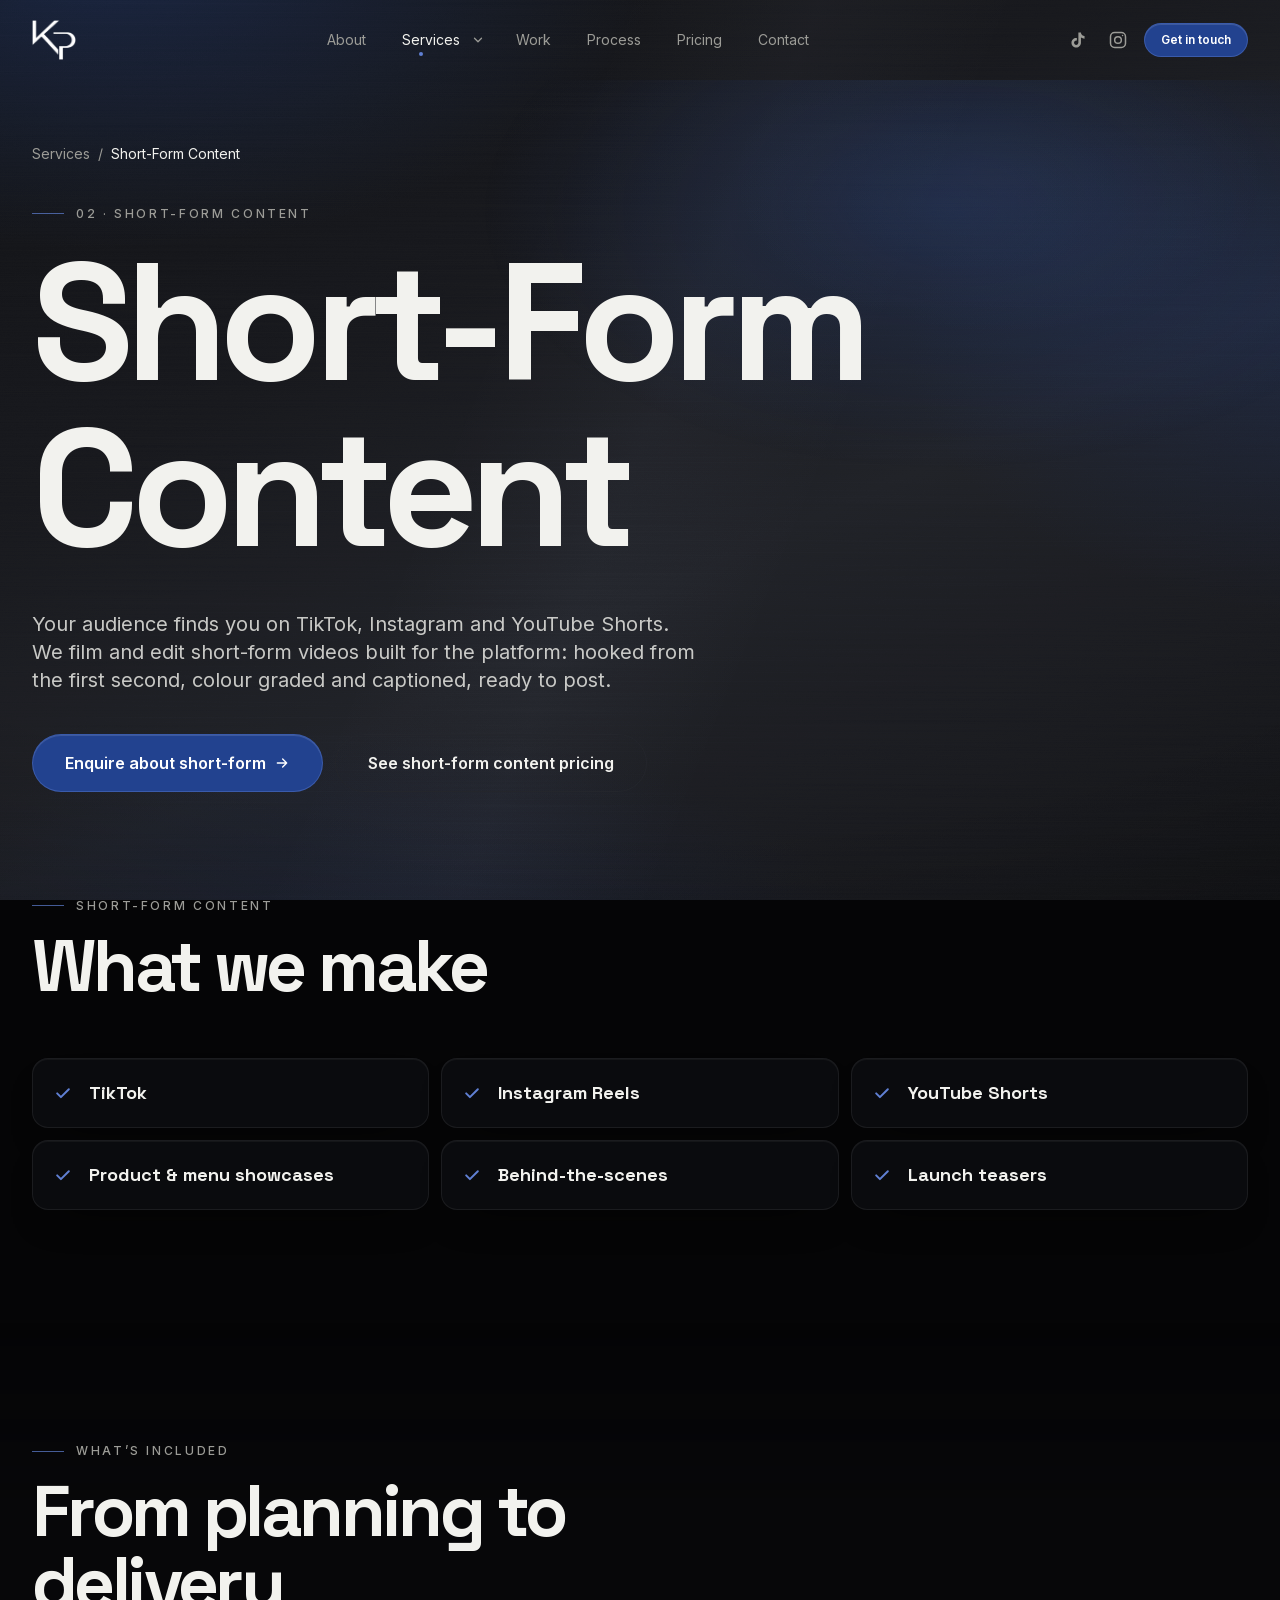
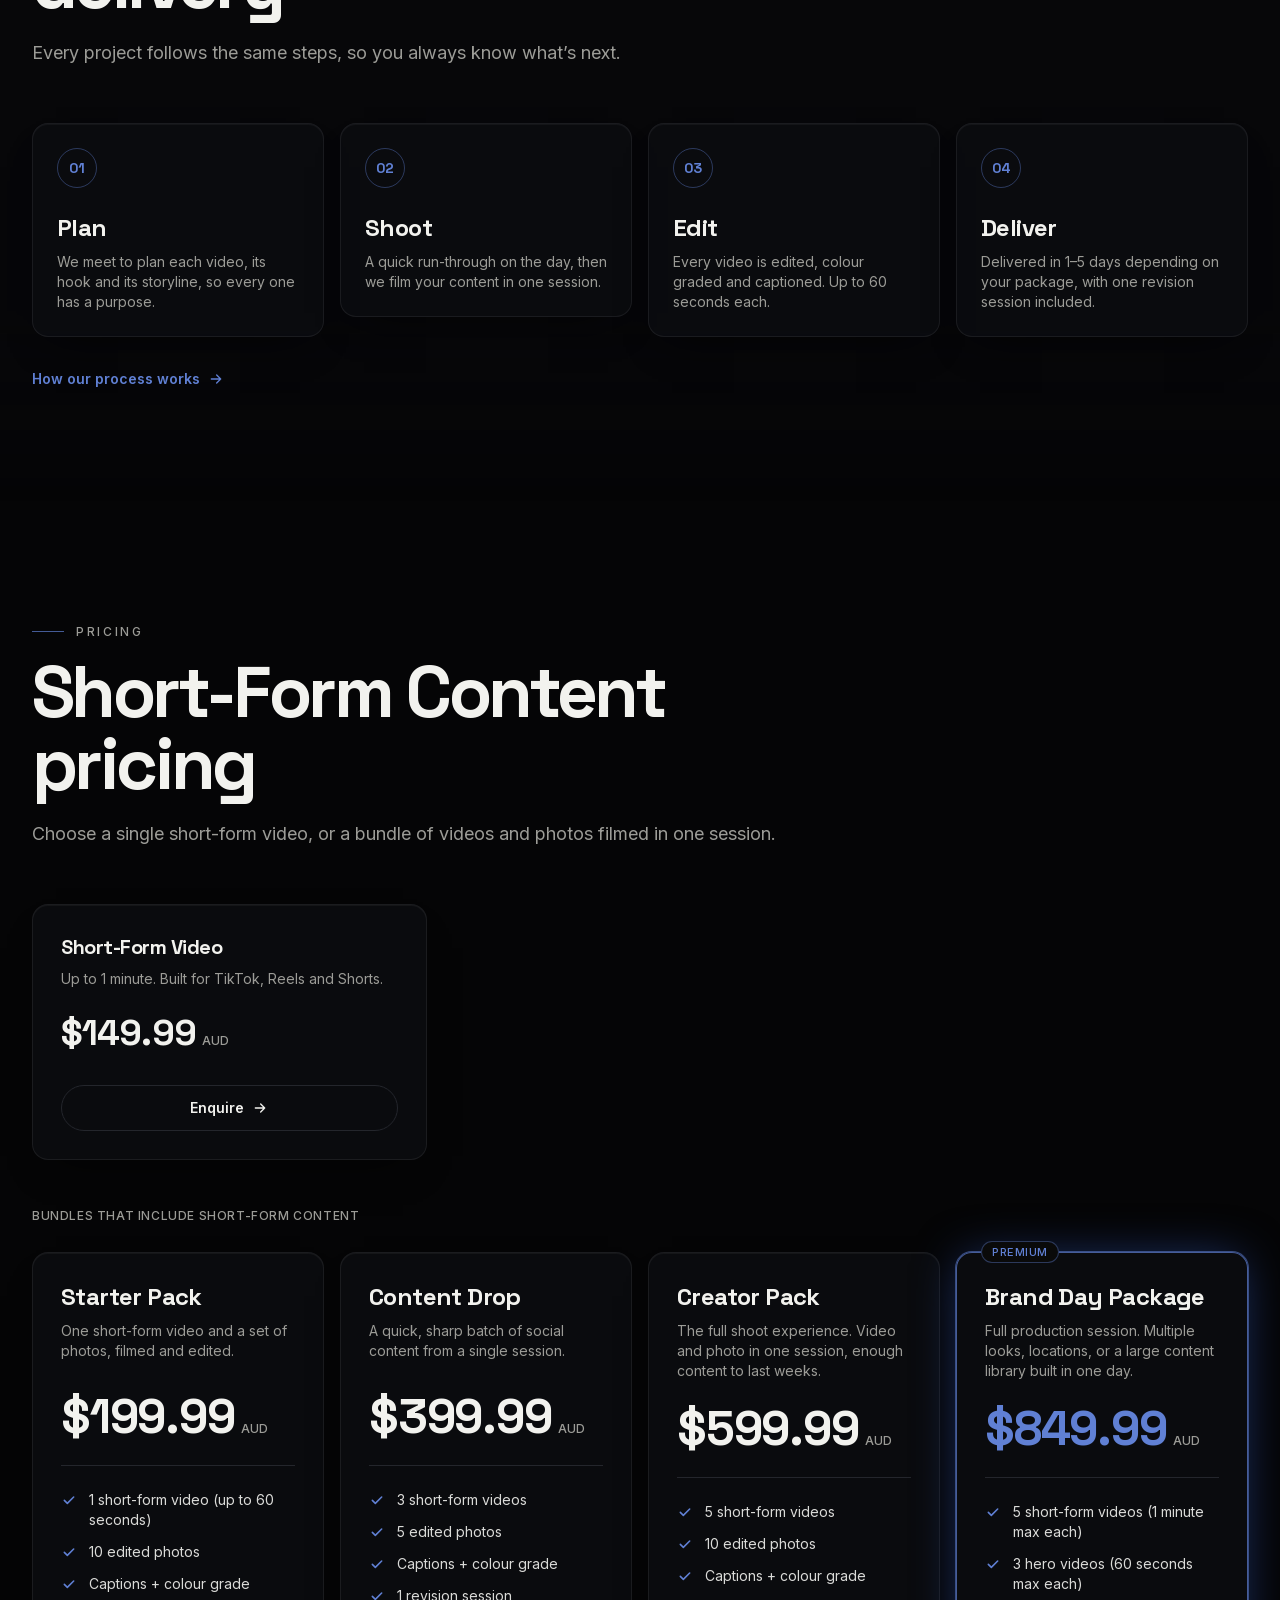
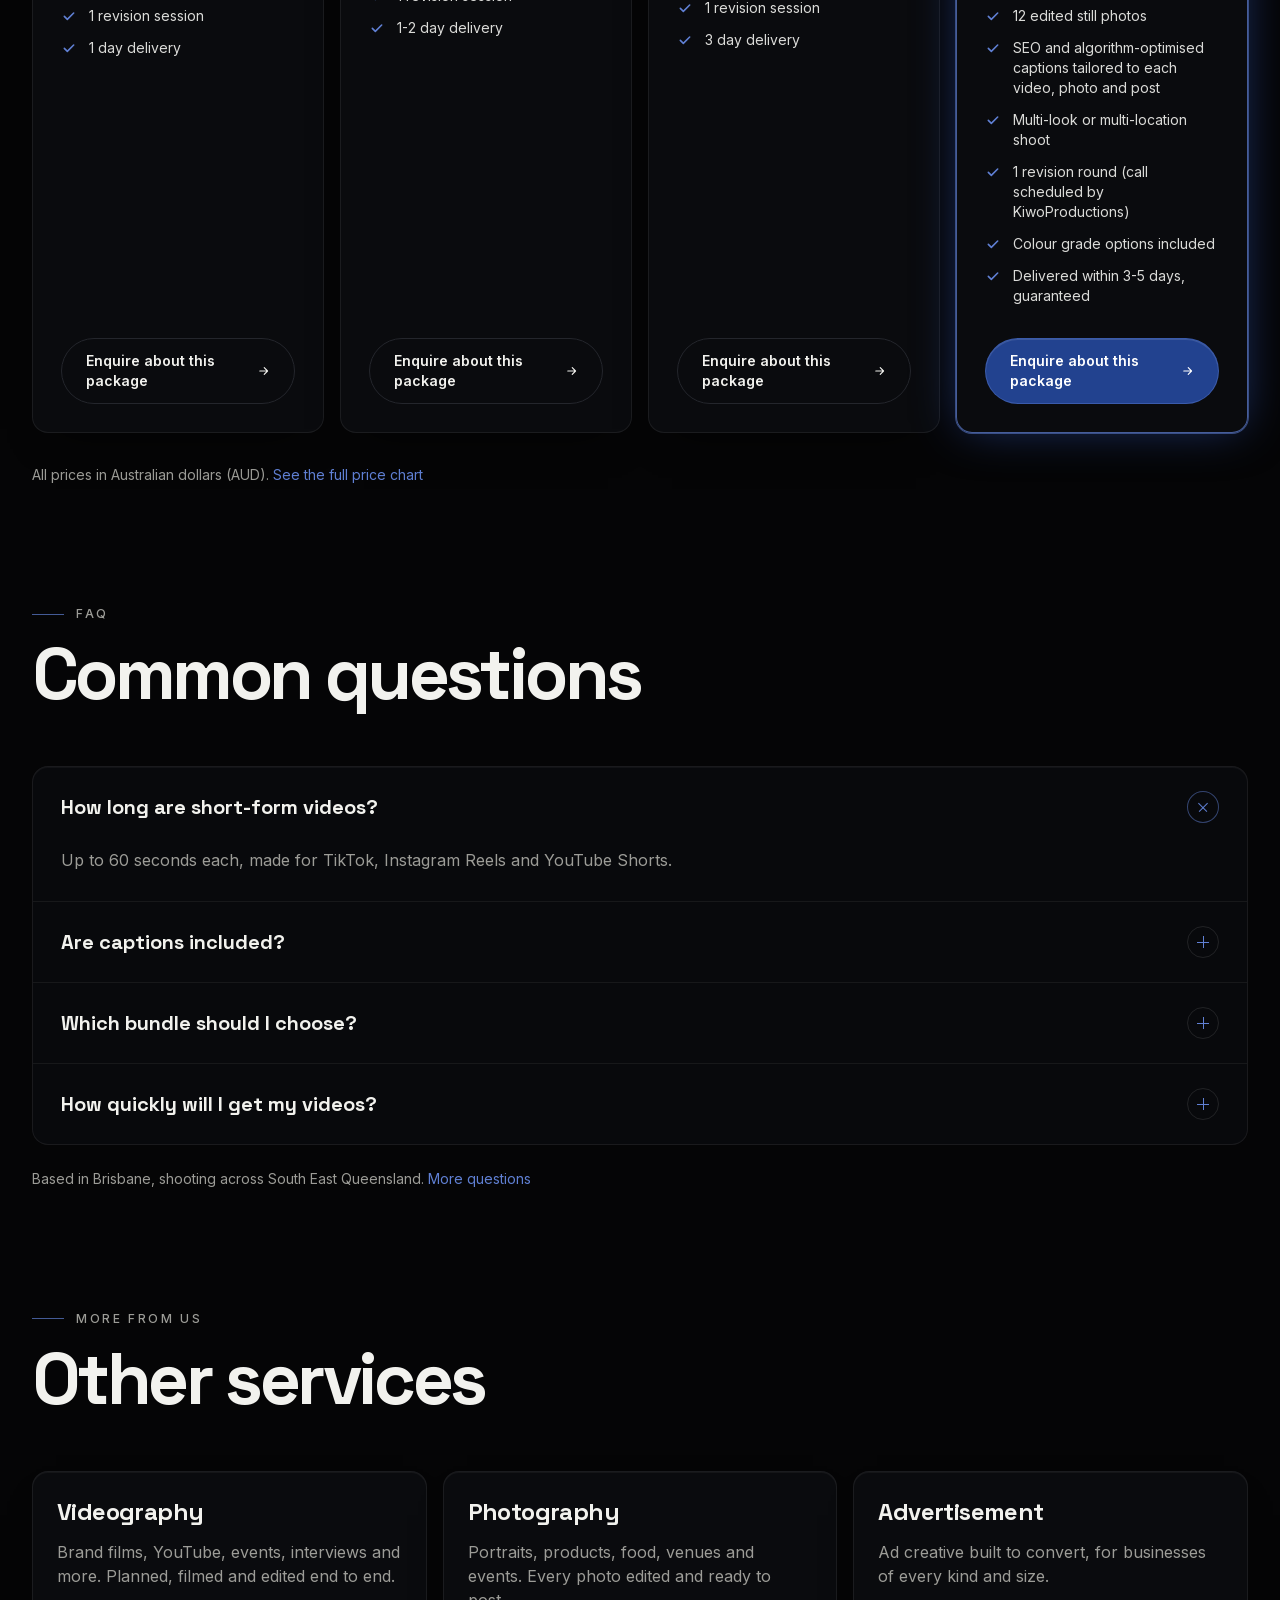
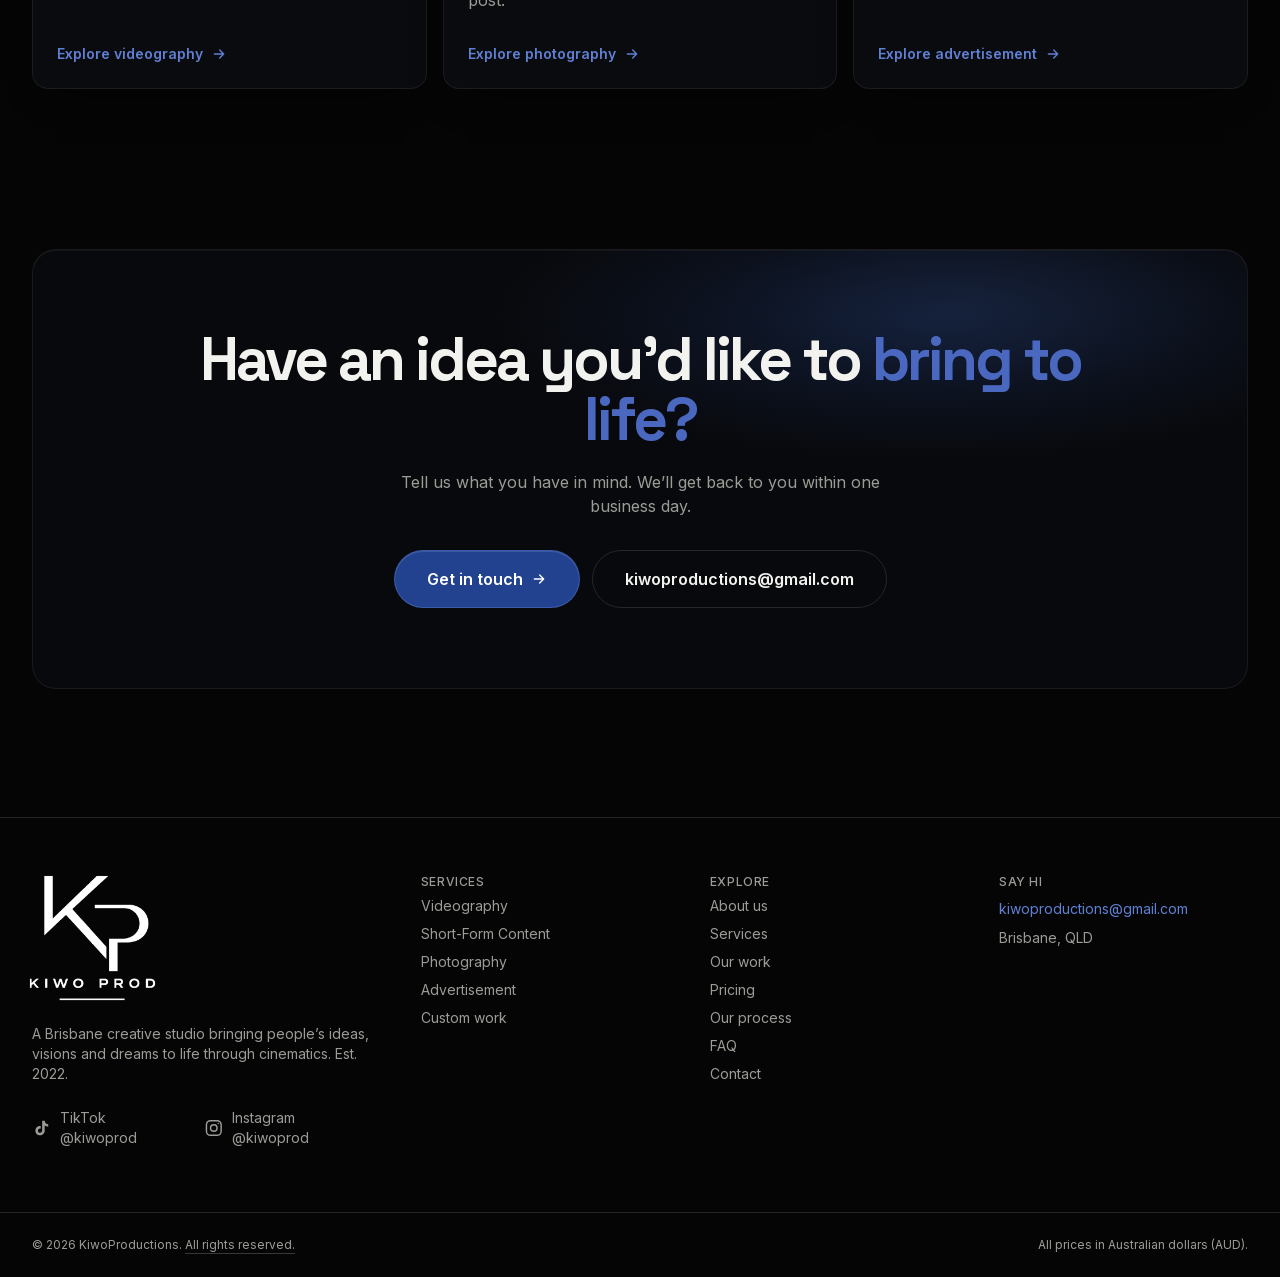
<file: short-form-content.html>
<!DOCTYPE html><html lang="en-AU" class="__variable_94deb5 __variable_d8ebd1"><head><meta charSet="utf-8"/><meta name="viewport" content="width=device-width, initial-scale=1"/><link rel="stylesheet" href="site.css"/><meta name="theme-color" content="#050506"/><meta name="color-scheme" content="dark"/><title>Short-Form Content in Brisbane | Kiwo Productions</title><meta name="description" content="TikToks, Reels and Shorts up to 60 seconds, filmed, edited and captioned to perform. KiwoProductions, Brisbane. Prices in AUD."/><meta property="og:title" content="Kiwo Productions | Your vision, our creation"/><meta property="og:description" content="Brisbane videography, photography and advertising. Est. 2022."/><meta property="og:site_name" content="Kiwo Productions"/><meta property="og:locale" content="en_AU"/><meta property="og:image:type" content="image/png"/><meta property="og:image:width" content="1200"/><meta property="og:image:height" content="630"/><meta property="og:image" content="https://www.kiwoproductions.com.au/og-image.png"/><meta property="og:type" content="website"/><meta name="twitter:card" content="summary_large_image"/><meta name="twitter:title" content="Kiwo Productions | Your vision, our creation"/><meta name="twitter:description" content="Brisbane videography, photography and advertising. Est. 2022."/><meta name="twitter:image:type" content="image/png"/><meta name="twitter:image:width" content="1200"/><meta name="twitter:image:height" content="630"/><meta name="twitter:image" content="https://www.kiwoproductions.com.au/og-image.png"/><link rel="icon" href="icon.png" type="image/png" sizes="512x512"/><link rel="apple-touch-icon" href="apple-icon.png" type="image/png" sizes="180x180"/><script>document.documentElement.classList.add('js');setTimeout(function(){if(!window.kiwoReady)document.documentElement.classList.remove('js')},2500)</script><script src="site.js" defer></script></head><body><a href="#main" class="sr-only focus:not-sr-only focus:fixed focus:left-4 focus:top-4 focus:z-[100] focus:rounded-full focus:bg-accent-fill focus:text-white focus:px-4 focus:py-2 focus:text-ink">Skip to content</a><header class="fixed inset-x-0 top-0 z-50 transition-colors duration-300 border-b border-transparent"><div class="container-x flex h-16 items-center justify-between gap-4 md:h-20"><a class="group inline-flex shrink-0 items-center " aria-label="KiwoProductions home" href="index.html"><img alt="KIWO PROD" width="374" height="343" decoding="async" class="w-auto transition-transform duration-300 ease-out group-hover:scale-105 h-9 md:h-10" src="kiwo-mark.png"></a><nav class="hidden items-center gap-1 md:flex" aria-label="Main"><a class="relative rounded-full px-2.5 py-2 text-sm transition-colors lg:px-4 hover:text-fg text-muted" href="about.html">About</a><div class="relative"><div class="flex items-center"><a class="relative rounded-full py-2 pl-2.5 pr-1 text-sm transition-colors lg:pl-4 hover:text-fg text-fg" href="services.html">Services<span class="absolute bottom-0.5 left-[45%] h-1 w-1 -translate-x-1/2 rounded-full bg-accent"></span></a><button type="button" aria-expanded="false" aria-controls="services-menu" aria-label="Show services" class="mr-1 flex h-7 w-7 items-center justify-center rounded-full transition hover:text-fg text-muted"><svg viewBox="0 0 24 24" class="h-3.5 w-3.5 transition-transform " fill="none" stroke="currentColor" stroke-width="2.2" aria-hidden="true"><path d="m6 9 6 6 6-6" stroke-linecap="round" stroke-linejoin="round"></path></svg></button></div><div id="services-menu" hidden class="absolute left-1/2 top-full z-50 w-[22rem] -translate-x-1/2 pt-3"><div class="overflow-hidden rounded-2xl border border-white/[0.08] bg-obsidian/95 p-2 shadow-[0_24px_60px_-20px_rgba(0,0,0,0.9)] backdrop-blur-xl"><ul><li><a href="videography.html" class="block rounded-xl px-4 py-3 transition hover:bg-white/[0.04]"><span class="block font-display text-[15px] font-bold text-fg">Videography</span><span class="mt-0.5 block text-xs leading-snug text-muted">Brand films, YouTube, events, interviews and more. Planned, filmed and edited end to end.</span></a></li><li><a href="short-form-content.html" aria-current="page" class="block rounded-xl px-4 py-3 transition hover:bg-white/[0.04] bg-accent-dim"><span class="block font-display text-[15px] font-bold text-accent">Short-Form Content</span><span class="mt-0.5 block text-xs leading-snug text-muted">TikToks, Reels and Shorts up to 60 seconds, filmed, edited and captioned to perform.</span></a></li><li><a href="photography.html" class="block rounded-xl px-4 py-3 transition hover:bg-white/[0.04]"><span class="block font-display text-[15px] font-bold text-fg">Photography</span><span class="mt-0.5 block text-xs leading-snug text-muted">Portraits, products, food, venues and events. Every photo edited and ready to post.</span></a></li><li><a href="advertisement.html" class="block rounded-xl px-4 py-3 transition hover:bg-white/[0.04]"><span class="block font-display text-[15px] font-bold text-fg">Advertisement</span><span class="mt-0.5 block text-xs leading-snug text-muted">Ad creative built to convert, for businesses of every kind and size.</span></a></li></ul><a href="services.html" class="mt-1 flex items-center justify-between rounded-xl border-t border-white/[0.06] px-4 py-3 text-sm font-semibold text-accent hover:bg-white/[0.04]">All services <span aria-hidden="true">→</span></a></div></div></div><a class="relative rounded-full px-2.5 py-2 text-sm transition-colors lg:px-4 hover:text-fg text-muted" href="work.html">Work</a><a class="relative rounded-full px-2.5 py-2 text-sm transition-colors lg:px-4 hover:text-fg text-muted" href="process.html">Process</a><a class="relative rounded-full px-2.5 py-2 text-sm transition-colors lg:px-4 hover:text-fg text-muted" href="pricing.html">Pricing</a><a class="relative rounded-full px-2.5 py-2 text-sm transition-colors lg:px-4 hover:text-fg text-muted" href="contact.html">Contact</a></nav><div class="flex items-center gap-2"><div class="flex items-center gap-1 hidden sm:flex md:hidden lg:flex"><a href="https://www.tiktok.com/@kiwoprod" target="_blank" rel="noopener noreferrer" class="inline-flex items-center gap-2 rounded-full p-2 text-muted transition hover:-translate-y-0.5 hover:text-accent" aria-label="KiwoProductions on TikTok"><svg viewBox="0 0 24 24" fill="currentColor" class="h-5 w-5" aria-hidden="true"><path d="M16.6 5.82A4.28 4.28 0 0 1 15.54 3h-3.09v12.4a2.59 2.59 0 0 1-2.59 2.5c-1.42 0-2.6-1.16-2.6-2.6 0-1.72 1.66-3.01 3.37-2.48V9.66c-3.45-.46-6.47 2.22-6.47 5.64 0 3.33 2.76 5.7 5.69 5.7 3.14 0 5.69-2.55 5.69-5.7V9.01a7.35 7.35 0 0 0 4.3 1.38V7.3s-1.88.09-3.24-1.48Z"></path></svg></a><a href="https://www.instagram.com/kiwoprod" target="_blank" rel="noopener noreferrer" class="inline-flex items-center gap-2 rounded-full p-2 text-muted transition hover:-translate-y-0.5 hover:text-accent" aria-label="KiwoProductions on Instagram"><svg viewBox="0 0 24 24" fill="none" stroke="currentColor" stroke-width="1.8" class="h-5 w-5" aria-hidden="true"><rect x="3" y="3" width="18" height="18" rx="5"></rect><circle cx="12" cy="12" r="4"></circle><circle cx="17.5" cy="6.5" r="0.9" fill="currentColor" stroke="none"></circle></svg></a></div><a class="btn-primary btn-sm hidden md:inline-flex" href="contact.html">Get in touch</a><button type="button" class="relative z-50 flex h-10 w-10 items-center justify-center rounded-full border border-line md:hidden" aria-expanded="false" aria-controls="mobile-menu" aria-label="Open menu"><span class="absolute h-0.5 w-4 bg-fg transition -translate-y-1"></span><span class="absolute h-0.5 w-4 bg-fg transition translate-y-1"></span></button></div></div></header><div id="mobile-menu" hidden class="fixed inset-x-0 bottom-0 top-16 z-40 flex flex-col overflow-y-auto bg-obsidian px-5 pb-10 pt-6 md:hidden"><nav class="flex flex-col" aria-label="Mobile"><div data-menu-item><a href="index.html" class="block border-b border-line py-4 font-display text-4xl font-bold tracking-tight">Home</a></div><div data-menu-item><a href="about.html" class="block border-b border-line py-4 font-display text-4xl font-bold tracking-tight">About</a></div><div data-menu-item><button type="button" aria-expanded="false" aria-controls="mobile-services" class="flex w-full items-center justify-between border-b border-line py-4 text-left font-display text-4xl font-bold tracking-tight text-accent">Services<svg viewBox="0 0 24 24" class="h-7 w-7 shrink-0 transition-transform duration-300 text-muted" fill="none" stroke="currentColor" stroke-width="2.2" aria-hidden="true"><path d="m6 9 6 6 6-6" stroke-linecap="round" stroke-linejoin="round"></path></svg></button><div id="mobile-services" hidden class="overflow-hidden"><ul class="border-b border-line py-2 pl-4"><li><a href="videography.html" class="flex items-center gap-3 py-2.5 font-display text-xl font-bold text-fg/80"><span class="h-1.5 w-1.5 rounded-full bg-accent" aria-hidden="true"></span>Videography</a></li><li><a href="short-form-content.html" class="flex items-center gap-3 py-2.5 font-display text-xl font-bold text-accent"><span class="h-1.5 w-1.5 rounded-full bg-accent" aria-hidden="true"></span>Short-Form Content</a></li><li><a href="photography.html" class="flex items-center gap-3 py-2.5 font-display text-xl font-bold text-fg/80"><span class="h-1.5 w-1.5 rounded-full bg-accent" aria-hidden="true"></span>Photography</a></li><li><a href="advertisement.html" class="flex items-center gap-3 py-2.5 font-display text-xl font-bold text-fg/80"><span class="h-1.5 w-1.5 rounded-full bg-accent" aria-hidden="true"></span>Advertisement</a></li><li><a href="services.html" class="flex items-center gap-3 py-2.5 text-sm font-semibold text-muted">All services <span aria-hidden="true">→</span></a></li></ul></div></div><div data-menu-item><a href="work.html" class="block border-b border-line py-4 font-display text-4xl font-bold tracking-tight">Work</a></div><div data-menu-item><a href="process.html" class="block border-b border-line py-4 font-display text-4xl font-bold tracking-tight">Process</a></div><div data-menu-item><a href="pricing.html" class="block border-b border-line py-4 font-display text-4xl font-bold tracking-tight">Pricing</a></div><div data-menu-item><a href="contact.html" class="block border-b border-line py-4 font-display text-4xl font-bold tracking-tight">Contact</a></div><div data-menu-item><a href="faq.html" class="block border-b border-line py-4 font-display text-4xl font-bold tracking-tight">FAQ</a></div></nav><div class="mt-8 flex flex-col gap-3"><a href="contact.html" class="btn-primary w-full py-4 text-base">Get in touch</a><a href="pricing.html" class="btn-ghost w-full py-4 text-base">See pricing</a><div class="flex items-center gap-1 justify-center pt-2">
<a href="https://www.tiktok.com/@kiwoprod" target="_blank" rel="noopener noreferrer" class="inline-flex items-center gap-2 rounded-full p-2 text-muted transition hover:-translate-y-0.5 hover:text-accent" aria-label="KiwoProductions on TikTok"><svg viewBox="0 0 24 24" fill="currentColor" class="h-5 w-5" aria-hidden="true"><path d="M16.6 5.82A4.28 4.28 0 0 1 15.54 3h-3.09v12.4a2.59 2.59 0 0 1-2.59 2.5c-1.42 0-2.6-1.16-2.6-2.6 0-1.72 1.66-3.01 3.37-2.48V9.66c-3.45-.46-6.47 2.22-6.47 5.64 0 3.33 2.76 5.7 5.69 5.7 3.14 0 5.69-2.55 5.69-5.7V9.01a7.35 7.35 0 0 0 4.3 1.38V7.3s-1.88.09-3.24-1.48Z"></path></svg><span class="text-sm">TikTok @kiwoprod</span></a>
<a href="https://www.instagram.com/kiwoprod" target="_blank" rel="noopener noreferrer" class="inline-flex items-center gap-2 rounded-full p-2 text-muted transition hover:-translate-y-0.5 hover:text-accent" aria-label="KiwoProductions on Instagram"><svg viewBox="0 0 24 24" fill="none" stroke="currentColor" stroke-width="1.8" class="h-5 w-5" aria-hidden="true"><rect x="3" y="3" width="18" height="18" rx="5"></rect><circle cx="12" cy="12" r="4"></circle><circle cx="17.5" cy="6.5" r="0.9" fill="currentColor" stroke="none"></circle></svg><span class="text-sm">Instagram @kiwoprod</span></a>
</div></div></div><main id="main" class="min-h-[70vh] pt-16 md:pt-20"><div><section class="relative isolate overflow-hidden"><div class="hero-glow pointer-events-none absolute inset-0 -z-10" aria-hidden="true"></div><div class="container-x pb-16 pt-12 md:pb-24 md:pt-16"><div data-anim style="--y:16px"><nav aria-label="Breadcrumb" class="mb-8 text-sm text-muted"><a class="hover:text-fg" href="services.html">Services</a><span class="mx-2" aria-hidden="true">/</span><span class="text-fg" aria-current="page">Short-Form Content</span></nav><p class="eyebrow">02 · Short-Form Content</p></div><div class="mt-6"><h1 class="h-display text-[clamp(3.25rem,13vw,11rem)]" aria-label="Short-Form Content"><span class="block" aria-hidden="true"><span class="inline-block overflow-hidden pb-[0.08em] align-bottom"><span class="inline-block " data-anim="word" style="--y:110%">Short-Form </span></span><span class="inline-block overflow-hidden pb-[0.08em] align-bottom"><span class="inline-block " data-anim="word" style="--y:110%">Content</span></span></span></h1></div><div class="mt-8 max-w-2xl" data-anim style="--y:16px"><p class="text-lg text-fg/80 md:text-xl">Your audience finds you on TikTok, Instagram and YouTube Shorts. We film and edit short-form videos built for the platform: hooked from the first second, colour graded and captioned, ready to post.</p></div><div class="mt-10 flex flex-col gap-3 sm:flex-row" data-anim style="--y:16px"><a class="btn-primary px-8 py-4 text-base" href="contact.html?service=short-form-video#enquiry-form">Enquire about short-form <svg viewBox="0 0 24 24" fill="none" stroke="currentColor" stroke-width="2" class="h-4 w-4" aria-hidden="true"><path d="M5 12h14M13 6l6 6-6 6" stroke-linecap="round" stroke-linejoin="round"></path></svg></a><a href="#pricing" class="btn-ghost px-8 py-4 text-base">See short-form content pricing</a></div></div></section><section class="container-x pb-20 md:pb-28"><div class="mb-10 md:mb-14 max-w-3xl" data-anim style="--y:28px"><p class="eyebrow">Short-Form Content</p><h2 class="h-display mt-4 text-5xl md:text-7xl">What we make</h2></div><div class="grid gap-3 sm:grid-cols-2 lg:grid-cols-3"><div data-anim style="--y:24px"><div class="card flex items-center gap-4 p-5"><svg viewBox="0 0 24 24" fill="none" stroke="currentColor" stroke-width="2.4" class="h-5 w-5 shrink-0 text-accent" aria-hidden="true"><path d="m5 12.5 4.5 4.5L19 7.5" stroke-linecap="round" stroke-linejoin="round"></path></svg><span class="font-display text-lg font-bold">TikTok</span></div></div><div data-anim style="--y:24px"><div class="card flex items-center gap-4 p-5"><svg viewBox="0 0 24 24" fill="none" stroke="currentColor" stroke-width="2.4" class="h-5 w-5 shrink-0 text-accent" aria-hidden="true"><path d="m5 12.5 4.5 4.5L19 7.5" stroke-linecap="round" stroke-linejoin="round"></path></svg><span class="font-display text-lg font-bold">Instagram Reels</span></div></div><div data-anim style="--y:24px"><div class="card flex items-center gap-4 p-5"><svg viewBox="0 0 24 24" fill="none" stroke="currentColor" stroke-width="2.4" class="h-5 w-5 shrink-0 text-accent" aria-hidden="true"><path d="m5 12.5 4.5 4.5L19 7.5" stroke-linecap="round" stroke-linejoin="round"></path></svg><span class="font-display text-lg font-bold">YouTube Shorts</span></div></div><div data-anim style="--y:24px"><div class="card flex items-center gap-4 p-5"><svg viewBox="0 0 24 24" fill="none" stroke="currentColor" stroke-width="2.4" class="h-5 w-5 shrink-0 text-accent" aria-hidden="true"><path d="m5 12.5 4.5 4.5L19 7.5" stroke-linecap="round" stroke-linejoin="round"></path></svg><span class="font-display text-lg font-bold">Product &amp; menu showcases</span></div></div><div data-anim style="--y:24px"><div class="card flex items-center gap-4 p-5"><svg viewBox="0 0 24 24" fill="none" stroke="currentColor" stroke-width="2.4" class="h-5 w-5 shrink-0 text-accent" aria-hidden="true"><path d="m5 12.5 4.5 4.5L19 7.5" stroke-linecap="round" stroke-linejoin="round"></path></svg><span class="font-display text-lg font-bold">Behind-the-scenes</span></div></div><div data-anim style="--y:24px"><div class="card flex items-center gap-4 p-5"><svg viewBox="0 0 24 24" fill="none" stroke="currentColor" stroke-width="2.4" class="h-5 w-5 shrink-0 text-accent" aria-hidden="true"><path d="m5 12.5 4.5 4.5L19 7.5" stroke-linecap="round" stroke-linejoin="round"></path></svg><span class="font-display text-lg font-bold">Launch teasers</span></div></div></div></section><section class="relative"><div aria-hidden="true" class="fade-y surface pointer-events-none absolute inset-0"></div><div class="container-x relative py-20 md:py-28"><div class="mb-10 md:mb-14 max-w-3xl" data-anim style="--y:28px"><p class="eyebrow">What’s included</p><h2 class="h-display mt-4 text-5xl md:text-7xl">From planning to delivery</h2><p class="mt-5 text-lg text-muted">Every project follows the same steps, so you always know what’s next.</p></div><ol class="grid gap-4 md:grid-cols-2 lg:grid-cols-4"><li><div data-anim style="--y:28px"><div class="card h-full p-6"><span class="flex h-10 w-10 items-center justify-center rounded-full border border-accent/40 font-display text-sm font-bold text-accent">01</span><h3 class="mt-6 font-display text-2xl font-bold">Plan</h3><p class="mt-2 text-sm text-muted">We meet to plan each video, its hook and its storyline, so every one has a purpose.</p></div></div></li><li><div data-anim style="--y:28px"><div class="card h-full p-6"><span class="flex h-10 w-10 items-center justify-center rounded-full border border-accent/40 font-display text-sm font-bold text-accent">02</span><h3 class="mt-6 font-display text-2xl font-bold">Shoot</h3><p class="mt-2 text-sm text-muted">A quick run-through on the day, then we film your content in one session.</p></div></div></li><li><div data-anim style="--y:28px"><div class="card h-full p-6"><span class="flex h-10 w-10 items-center justify-center rounded-full border border-accent/40 font-display text-sm font-bold text-accent">03</span><h3 class="mt-6 font-display text-2xl font-bold">Edit</h3><p class="mt-2 text-sm text-muted">Every video is edited, colour graded and captioned. Up to 60 seconds each.</p></div></div></li><li><div data-anim style="--y:28px"><div class="card h-full p-6"><span class="flex h-10 w-10 items-center justify-center rounded-full border border-accent/40 font-display text-sm font-bold text-accent">04</span><h3 class="mt-6 font-display text-2xl font-bold">Deliver</h3><p class="mt-2 text-sm text-muted">Delivered in 1–5 days depending on your package, with one revision session included.</p></div></div></li></ol><div data-anim style="--y:28px"><a class="group mt-8 inline-flex items-center gap-2 text-sm font-semibold text-accent" href="process.html">How our process works <svg viewBox="0 0 24 24" fill="none" stroke="currentColor" stroke-width="2" class="h-4 w-4 transition-transform group-hover:translate-x-1" aria-hidden="true"><path d="M5 12h14M13 6l6 6-6 6" stroke-linecap="round" stroke-linejoin="round"></path></svg></a></div></div></section><section id="pricing" class="container-x scroll-mt-28 py-20 md:py-28"><div class="mb-10 md:mb-14 max-w-3xl" data-anim style="--y:28px"><p class="eyebrow">Pricing</p><h2 class="h-display mt-4 text-5xl md:text-7xl">Short-Form Content pricing</h2><p class="mt-5 text-lg text-muted">Choose a single short-form video, or a bundle of videos and photos filmed in one session.</p></div><div class="grid gap-4 md:grid-cols-3"><div class="h-full" data-anim style="--y:24px"><article class="card card-hover flex h-full flex-col p-6 md:p-7"><h3 class="font-display text-xl font-bold">Short-Form Video</h3><p class="mt-2 text-sm text-muted">Up to 1 minute. Built for TikTok, Reels and Shorts.</p><p class="mt-6 flex items-baseline gap-1.5"><span class="font-display text-4xl font-bold tracking-tight">$149.99</span><span class="text-xs font-medium text-muted">AUD</span></p><div class="flex-1"></div><a class="btn-ghost mt-8 w-full" href="contact.html?service=short-form-video#enquiry-form">Enquire <svg viewBox="0 0 24 24" fill="none" stroke="currentColor" stroke-width="2" class="h-4 w-4" aria-hidden="true"><path d="M5 12h14M13 6l6 6-6 6" stroke-linecap="round" stroke-linejoin="round"></path></svg></a></article></div></div><p class="label mb-4 mt-12">Bundles that include short-form content</p><div class="grid gap-4 pt-3 sm:grid-cols-2 xl:grid-cols-4"><div class="h-full" data-anim style="--y:24px"><article class="card card-hover relative flex h-full flex-col p-6 md:p-7 "><h3 class="font-display text-2xl font-bold">Starter Pack</h3><p class="mt-2 min-h-[3rem] text-sm text-muted">One short-form video and a set of photos, filmed and edited.</p><p class="mt-6 flex items-baseline gap-1.5"><span class="font-display text-5xl font-bold tracking-tight ">$199.99</span><span class="text-xs font-medium text-muted">AUD</span></p><ul class="mt-6 flex-1 space-y-3 border-t border-line pt-6 text-sm"><li class="flex gap-3"><svg viewBox="0 0 24 24" fill="none" stroke="currentColor" stroke-width="2.4" class="mt-0.5 h-4 w-4 shrink-0 text-accent" aria-hidden="true"><path d="m5 12.5 4.5 4.5L19 7.5" stroke-linecap="round" stroke-linejoin="round"></path></svg><span class="text-fg/90">1 short-form video (up to 60 seconds)</span></li><li class="flex gap-3"><svg viewBox="0 0 24 24" fill="none" stroke="currentColor" stroke-width="2.4" class="mt-0.5 h-4 w-4 shrink-0 text-accent" aria-hidden="true"><path d="m5 12.5 4.5 4.5L19 7.5" stroke-linecap="round" stroke-linejoin="round"></path></svg><span class="text-fg/90">10 edited photos</span></li><li class="flex gap-3"><svg viewBox="0 0 24 24" fill="none" stroke="currentColor" stroke-width="2.4" class="mt-0.5 h-4 w-4 shrink-0 text-accent" aria-hidden="true"><path d="m5 12.5 4.5 4.5L19 7.5" stroke-linecap="round" stroke-linejoin="round"></path></svg><span class="text-fg/90">Captions + colour grade</span></li><li class="flex gap-3"><svg viewBox="0 0 24 24" fill="none" stroke="currentColor" stroke-width="2.4" class="mt-0.5 h-4 w-4 shrink-0 text-accent" aria-hidden="true"><path d="m5 12.5 4.5 4.5L19 7.5" stroke-linecap="round" stroke-linejoin="round"></path></svg><span class="text-fg/90">1 revision session</span></li><li class="flex gap-3"><svg viewBox="0 0 24 24" fill="none" stroke="currentColor" stroke-width="2.4" class="mt-0.5 h-4 w-4 shrink-0 text-accent" aria-hidden="true"><path d="m5 12.5 4.5 4.5L19 7.5" stroke-linecap="round" stroke-linejoin="round"></path></svg><span class="text-fg/90">1 day delivery</span></li></ul><a class="btn-ghost mt-8 w-full" href="contact.html?service=starter-pack#enquiry-form">Enquire about this package <svg viewBox="0 0 24 24" fill="none" stroke="currentColor" stroke-width="2" class="h-4 w-4" aria-hidden="true"><path d="M5 12h14M13 6l6 6-6 6" stroke-linecap="round" stroke-linejoin="round"></path></svg></a></article></div><div class="h-full" data-anim style="--y:24px"><article class="card card-hover relative flex h-full flex-col p-6 md:p-7 "><h3 class="font-display text-2xl font-bold">Content Drop</h3><p class="mt-2 min-h-[3rem] text-sm text-muted">A quick, sharp batch of social content from a single session.</p><p class="mt-6 flex items-baseline gap-1.5"><span class="font-display text-5xl font-bold tracking-tight ">$399.99</span><span class="text-xs font-medium text-muted">AUD</span></p><ul class="mt-6 flex-1 space-y-3 border-t border-line pt-6 text-sm"><li class="flex gap-3"><svg viewBox="0 0 24 24" fill="none" stroke="currentColor" stroke-width="2.4" class="mt-0.5 h-4 w-4 shrink-0 text-accent" aria-hidden="true"><path d="m5 12.5 4.5 4.5L19 7.5" stroke-linecap="round" stroke-linejoin="round"></path></svg><span class="text-fg/90">3 short-form videos</span></li><li class="flex gap-3"><svg viewBox="0 0 24 24" fill="none" stroke="currentColor" stroke-width="2.4" class="mt-0.5 h-4 w-4 shrink-0 text-accent" aria-hidden="true"><path d="m5 12.5 4.5 4.5L19 7.5" stroke-linecap="round" stroke-linejoin="round"></path></svg><span class="text-fg/90">5 edited photos</span></li><li class="flex gap-3"><svg viewBox="0 0 24 24" fill="none" stroke="currentColor" stroke-width="2.4" class="mt-0.5 h-4 w-4 shrink-0 text-accent" aria-hidden="true"><path d="m5 12.5 4.5 4.5L19 7.5" stroke-linecap="round" stroke-linejoin="round"></path></svg><span class="text-fg/90">Captions + colour grade</span></li><li class="flex gap-3"><svg viewBox="0 0 24 24" fill="none" stroke="currentColor" stroke-width="2.4" class="mt-0.5 h-4 w-4 shrink-0 text-accent" aria-hidden="true"><path d="m5 12.5 4.5 4.5L19 7.5" stroke-linecap="round" stroke-linejoin="round"></path></svg><span class="text-fg/90">1 revision session</span></li><li class="flex gap-3"><svg viewBox="0 0 24 24" fill="none" stroke="currentColor" stroke-width="2.4" class="mt-0.5 h-4 w-4 shrink-0 text-accent" aria-hidden="true"><path d="m5 12.5 4.5 4.5L19 7.5" stroke-linecap="round" stroke-linejoin="round"></path></svg><span class="text-fg/90">1-2 day delivery</span></li></ul><a class="btn-ghost mt-8 w-full" href="contact.html?service=content-drop#enquiry-form">Enquire about this package <svg viewBox="0 0 24 24" fill="none" stroke="currentColor" stroke-width="2" class="h-4 w-4" aria-hidden="true"><path d="M5 12h14M13 6l6 6-6 6" stroke-linecap="round" stroke-linejoin="round"></path></svg></a></article></div><div class="h-full" data-anim style="--y:24px"><article class="card card-hover relative flex h-full flex-col p-6 md:p-7 "><h3 class="font-display text-2xl font-bold">Creator Pack</h3><p class="mt-2 min-h-[3rem] text-sm text-muted">The full shoot experience. Video and photo in one session, enough content to last weeks.</p><p class="mt-6 flex items-baseline gap-1.5"><span class="font-display text-5xl font-bold tracking-tight ">$599.99</span><span class="text-xs font-medium text-muted">AUD</span></p><ul class="mt-6 flex-1 space-y-3 border-t border-line pt-6 text-sm"><li class="flex gap-3"><svg viewBox="0 0 24 24" fill="none" stroke="currentColor" stroke-width="2.4" class="mt-0.5 h-4 w-4 shrink-0 text-accent" aria-hidden="true"><path d="m5 12.5 4.5 4.5L19 7.5" stroke-linecap="round" stroke-linejoin="round"></path></svg><span class="text-fg/90">5 short-form videos</span></li><li class="flex gap-3"><svg viewBox="0 0 24 24" fill="none" stroke="currentColor" stroke-width="2.4" class="mt-0.5 h-4 w-4 shrink-0 text-accent" aria-hidden="true"><path d="m5 12.5 4.5 4.5L19 7.5" stroke-linecap="round" stroke-linejoin="round"></path></svg><span class="text-fg/90">10 edited photos</span></li><li class="flex gap-3"><svg viewBox="0 0 24 24" fill="none" stroke="currentColor" stroke-width="2.4" class="mt-0.5 h-4 w-4 shrink-0 text-accent" aria-hidden="true"><path d="m5 12.5 4.5 4.5L19 7.5" stroke-linecap="round" stroke-linejoin="round"></path></svg><span class="text-fg/90">Captions + colour grade</span></li><li class="flex gap-3"><svg viewBox="0 0 24 24" fill="none" stroke="currentColor" stroke-width="2.4" class="mt-0.5 h-4 w-4 shrink-0 text-accent" aria-hidden="true"><path d="m5 12.5 4.5 4.5L19 7.5" stroke-linecap="round" stroke-linejoin="round"></path></svg><span class="text-fg/90">1 revision session</span></li><li class="flex gap-3"><svg viewBox="0 0 24 24" fill="none" stroke="currentColor" stroke-width="2.4" class="mt-0.5 h-4 w-4 shrink-0 text-accent" aria-hidden="true"><path d="m5 12.5 4.5 4.5L19 7.5" stroke-linecap="round" stroke-linejoin="round"></path></svg><span class="text-fg/90">3 day delivery</span></li></ul><a class="btn-ghost mt-8 w-full" href="contact.html?service=creator-pack#enquiry-form">Enquire about this package <svg viewBox="0 0 24 24" fill="none" stroke="currentColor" stroke-width="2" class="h-4 w-4" aria-hidden="true"><path d="M5 12h14M13 6l6 6-6 6" stroke-linecap="round" stroke-linejoin="round"></path></svg></a></article></div><div class="h-full" data-anim style="--y:24px"><article class="card card-hover relative flex h-full flex-col p-6 md:p-7 border-accent/70 shadow-glow"><span class="badge-accent absolute -top-3 left-6 bg-ink">Premium</span><h3 class="font-display text-2xl font-bold">Brand Day Package</h3><p class="mt-2 min-h-[3rem] text-sm text-muted">Full production session. Multiple looks, locations, or a large content library built in one day.</p><p class="mt-6 flex items-baseline gap-1.5"><span class="font-display text-5xl font-bold tracking-tight text-accent">$849.99</span><span class="text-xs font-medium text-muted">AUD</span></p><ul class="mt-6 flex-1 space-y-3 border-t border-line pt-6 text-sm"><li class="flex gap-3"><svg viewBox="0 0 24 24" fill="none" stroke="currentColor" stroke-width="2.4" class="mt-0.5 h-4 w-4 shrink-0 text-accent" aria-hidden="true"><path d="m5 12.5 4.5 4.5L19 7.5" stroke-linecap="round" stroke-linejoin="round"></path></svg><span class="text-fg/90">5 short-form videos (1 minute max each)</span></li><li class="flex gap-3"><svg viewBox="0 0 24 24" fill="none" stroke="currentColor" stroke-width="2.4" class="mt-0.5 h-4 w-4 shrink-0 text-accent" aria-hidden="true"><path d="m5 12.5 4.5 4.5L19 7.5" stroke-linecap="round" stroke-linejoin="round"></path></svg><span class="text-fg/90">3 hero videos (60 seconds max each)</span></li><li class="flex gap-3"><svg viewBox="0 0 24 24" fill="none" stroke="currentColor" stroke-width="2.4" class="mt-0.5 h-4 w-4 shrink-0 text-accent" aria-hidden="true"><path d="m5 12.5 4.5 4.5L19 7.5" stroke-linecap="round" stroke-linejoin="round"></path></svg><span class="text-fg/90">12 edited still photos</span></li><li class="flex gap-3"><svg viewBox="0 0 24 24" fill="none" stroke="currentColor" stroke-width="2.4" class="mt-0.5 h-4 w-4 shrink-0 text-accent" aria-hidden="true"><path d="m5 12.5 4.5 4.5L19 7.5" stroke-linecap="round" stroke-linejoin="round"></path></svg><span class="text-fg/90">SEO and algorithm-optimised captions tailored to each video, photo and post</span></li><li class="flex gap-3"><svg viewBox="0 0 24 24" fill="none" stroke="currentColor" stroke-width="2.4" class="mt-0.5 h-4 w-4 shrink-0 text-accent" aria-hidden="true"><path d="m5 12.5 4.5 4.5L19 7.5" stroke-linecap="round" stroke-linejoin="round"></path></svg><span class="text-fg/90">Multi-look or multi-location shoot</span></li><li class="flex gap-3"><svg viewBox="0 0 24 24" fill="none" stroke="currentColor" stroke-width="2.4" class="mt-0.5 h-4 w-4 shrink-0 text-accent" aria-hidden="true"><path d="m5 12.5 4.5 4.5L19 7.5" stroke-linecap="round" stroke-linejoin="round"></path></svg><span class="text-fg/90">1 revision round (call scheduled by KiwoProductions)</span></li><li class="flex gap-3"><svg viewBox="0 0 24 24" fill="none" stroke="currentColor" stroke-width="2.4" class="mt-0.5 h-4 w-4 shrink-0 text-accent" aria-hidden="true"><path d="m5 12.5 4.5 4.5L19 7.5" stroke-linecap="round" stroke-linejoin="round"></path></svg><span class="text-fg/90">Colour grade options included</span></li><li class="flex gap-3"><svg viewBox="0 0 24 24" fill="none" stroke="currentColor" stroke-width="2.4" class="mt-0.5 h-4 w-4 shrink-0 text-accent" aria-hidden="true"><path d="m5 12.5 4.5 4.5L19 7.5" stroke-linecap="round" stroke-linejoin="round"></path></svg><span class="text-fg/90">Delivered within 3-5 days, guaranteed</span></li></ul><a class="btn-primary mt-8 w-full" href="contact.html?service=brand-day#enquiry-form">Enquire about this package <svg viewBox="0 0 24 24" fill="none" stroke="currentColor" stroke-width="2" class="h-4 w-4" aria-hidden="true"><path d="M5 12h14M13 6l6 6-6 6" stroke-linecap="round" stroke-linejoin="round"></path></svg></a></article></div></div><div data-anim style="--y:28px"><p class="mt-8 text-sm text-muted">All prices in Australian dollars (AUD). <a class="link" href="pricing.html#price-chart">See the full price chart</a></p></div></section><section class="container-x pb-20 md:pb-28"><div class="mb-10 md:mb-14 max-w-3xl" data-anim style="--y:28px"><p class="eyebrow">FAQ</p><h2 class="h-display mt-4 text-5xl md:text-7xl">Common questions</h2></div><div data-anim style="--y:28px"><div class="overflow-hidden rounded-2xl border border-white/[0.07] bg-[#0B0C10]/70 shadow-[inset_0_1px_0_rgba(255,255,255,0.04)]"><details class="group border-t border-white/[0.06] first:border-t-0" open=""><summary class="flex cursor-pointer list-none items-center justify-between gap-6 px-5 py-5 transition hover:bg-white/[0.02] md:px-7 md:py-6 [&amp;::-webkit-details-marker]:hidden"><span class="font-display text-lg font-bold md:text-xl">How long are short-form videos?</span><span aria-hidden="true" class="relative flex h-8 w-8 shrink-0 items-center justify-center rounded-full border border-white/[0.1] text-accent transition group-open:rotate-45 group-open:border-accent/50"><span class="absolute h-px w-3 bg-current"></span><span class="absolute h-3 w-px bg-current"></span></span></summary><div class="px-5 pb-6 md:px-7 md:pb-7"><p class="max-w-3xl leading-relaxed text-muted">Up to 60 seconds each, made for TikTok, Instagram Reels and YouTube Shorts.</p></div></details><details class="group border-t border-white/[0.06] first:border-t-0"><summary class="flex cursor-pointer list-none items-center justify-between gap-6 px-5 py-5 transition hover:bg-white/[0.02] md:px-7 md:py-6 [&amp;::-webkit-details-marker]:hidden"><span class="font-display text-lg font-bold md:text-xl">Are captions included?</span><span aria-hidden="true" class="relative flex h-8 w-8 shrink-0 items-center justify-center rounded-full border border-white/[0.1] text-accent transition group-open:rotate-45 group-open:border-accent/50"><span class="absolute h-px w-3 bg-current"></span><span class="absolute h-3 w-px bg-current"></span></span></summary><div class="px-5 pb-6 md:px-7 md:pb-7"><p class="max-w-3xl leading-relaxed text-muted">Yes. Captions and a colour grade are included, and the Brand Day Package adds SEO and algorithm-optimised captions tailored to each post.</p></div></details><details class="group border-t border-white/[0.06] first:border-t-0"><summary class="flex cursor-pointer list-none items-center justify-between gap-6 px-5 py-5 transition hover:bg-white/[0.02] md:px-7 md:py-6 [&amp;::-webkit-details-marker]:hidden"><span class="font-display text-lg font-bold md:text-xl">Which bundle should I choose?</span><span aria-hidden="true" class="relative flex h-8 w-8 shrink-0 items-center justify-center rounded-full border border-white/[0.1] text-accent transition group-open:rotate-45 group-open:border-accent/50"><span class="absolute h-px w-3 bg-current"></span><span class="absolute h-3 w-px bg-current"></span></span></summary><div class="px-5 pb-6 md:px-7 md:pb-7"><p class="max-w-3xl leading-relaxed text-muted">It depends how much content you need. The bundles above range from a single video with photos up to a full production day, so compare what’s included in each, or ask us and we’ll recommend one.</p></div></details><details class="group border-t border-white/[0.06] first:border-t-0"><summary class="flex cursor-pointer list-none items-center justify-between gap-6 px-5 py-5 transition hover:bg-white/[0.02] md:px-7 md:py-6 [&amp;::-webkit-details-marker]:hidden"><span class="font-display text-lg font-bold md:text-xl">How quickly will I get my videos?</span><span aria-hidden="true" class="relative flex h-8 w-8 shrink-0 items-center justify-center rounded-full border border-white/[0.1] text-accent transition group-open:rotate-45 group-open:border-accent/50"><span class="absolute h-px w-3 bg-current"></span><span class="absolute h-3 w-px bg-current"></span></span></summary><div class="px-5 pb-6 md:px-7 md:pb-7"><p class="max-w-3xl leading-relaxed text-muted">Between 1 and 5 days, depending on the package you choose.</p></div></details></div></div><div data-anim style="--y:28px"><p class="mt-6 text-sm text-muted">Based in Brisbane, shooting across South East Queensland. <a class="link" href="faq.html">More questions</a></p></div></section><section class="container-x pb-8"><div class="mb-10 md:mb-14 max-w-3xl" data-anim style="--y:28px"><p class="eyebrow">More from us</p><h2 class="h-display mt-4 text-5xl md:text-7xl">Other services</h2></div><div class="grid gap-4 md:grid-cols-3"><div class="h-full" data-anim style="--y:24px"><a class="card card-hover group flex h-full flex-col p-6" href="videography.html"><h3 class="font-display font-bold tracking-tight text-2xl">Videography</h3><p class="mt-3 flex-1 text-muted">Brand films, YouTube, events, interviews and more. Planned, filmed and edited end to end.</p><span class="mt-8 inline-flex items-center gap-2 text-sm font-semibold text-accent">Explore videography <svg viewBox="0 0 24 24" fill="none" stroke="currentColor" stroke-width="2" class="h-4 w-4 transition-transform group-hover:translate-x-1" aria-hidden="true"><path d="M5 12h14M13 6l6 6-6 6" stroke-linecap="round" stroke-linejoin="round"></path></svg></span></a></div><div class="h-full" data-anim style="--y:24px"><a class="card card-hover group flex h-full flex-col p-6" href="photography.html"><h3 class="font-display font-bold tracking-tight text-2xl">Photography</h3><p class="mt-3 flex-1 text-muted">Portraits, products, food, venues and events. Every photo edited and ready to post.</p><span class="mt-8 inline-flex items-center gap-2 text-sm font-semibold text-accent">Explore photography <svg viewBox="0 0 24 24" fill="none" stroke="currentColor" stroke-width="2" class="h-4 w-4 transition-transform group-hover:translate-x-1" aria-hidden="true"><path d="M5 12h14M13 6l6 6-6 6" stroke-linecap="round" stroke-linejoin="round"></path></svg></span></a></div><div class="h-full" data-anim style="--y:24px"><a class="card card-hover group flex h-full flex-col p-6" href="advertisement.html"><h3 class="font-display font-bold tracking-tight text-2xl">Advertisement</h3><p class="mt-3 flex-1 text-muted">Ad creative built to convert, for businesses of every kind and size.</p><span class="mt-8 inline-flex items-center gap-2 text-sm font-semibold text-accent">Explore advertisement <svg viewBox="0 0 24 24" fill="none" stroke="currentColor" stroke-width="2" class="h-4 w-4 transition-transform group-hover:translate-x-1" aria-hidden="true"><path d="M5 12h14M13 6l6 6-6 6" stroke-linecap="round" stroke-linejoin="round"></path></svg></span></a></div></div></section><section class="container-x py-24 md:py-32"><div data-anim style="--y:28px"><div class="relative overflow-hidden rounded-3xl border border-white/[0.07] bg-[#0B0C10]/70 shadow-[inset_0_1px_0_rgba(255,255,255,0.045)] px-6 py-14 text-center md:px-16 md:py-20"><div class="hero-glow pointer-events-none absolute inset-0" aria-hidden="true"></div><h2 class="h-display relative mx-auto max-w-4xl text-4xl md:text-6xl">Have an idea you’d like to <em class="text-accent-deep">bring to life?</em></h2><p class="relative mx-auto mt-5 max-w-lg text-muted">Tell us what you have in mind. We’ll get back to you within one business day.</p><div class="relative mt-8 flex flex-col items-center justify-center gap-3 sm:flex-row"><a class="btn-primary px-8 py-4 text-base" href="contact.html">Get in touch <svg viewBox="0 0 24 24" fill="none" stroke="currentColor" stroke-width="2" class="h-4 w-4" aria-hidden="true"><path d="M5 12h14M13 6l6 6-6 6" stroke-linecap="round" stroke-linejoin="round"></path></svg></a><a href="mailto:kiwoproductions@gmail.com" class="btn-ghost px-8 py-4 text-base">kiwoproductions@gmail.com</a></div></div></div></section></div></main><footer class="border-t border-line"><div class="container-x grid gap-10 py-14 sm:grid-cols-2 lg:grid-cols-[1.4fr_1fr_1fr_1fr]"><div class="space-y-4"><a class="group inline-flex shrink-0 items-center -ml-1" aria-label="KiwoProductions home" href="index.html"><img alt="KIWO PROD" loading="lazy" width="449" height="444" decoding="async" class="w-auto transition-transform duration-300 ease-out group-hover:scale-105 h-28 md:h-32" src="kiwo-logo.png"></a><p class="max-w-sm text-sm text-muted">A Brisbane creative studio bringing people’s ideas, visions and dreams to life through cinematics. Est. 2022.</p><div class="flex items-center gap-1 -ml-2"><a href="https://www.tiktok.com/@kiwoprod" target="_blank" rel="noopener noreferrer" class="inline-flex items-center gap-2 rounded-full p-2 text-muted transition hover:-translate-y-0.5 hover:text-accent" aria-label="KiwoProductions on TikTok"><svg viewBox="0 0 24 24" fill="currentColor" class="h-5 w-5" aria-hidden="true"><path d="M16.6 5.82A4.28 4.28 0 0 1 15.54 3h-3.09v12.4a2.59 2.59 0 0 1-2.59 2.5c-1.42 0-2.6-1.16-2.6-2.6 0-1.72 1.66-3.01 3.37-2.48V9.66c-3.45-.46-6.47 2.22-6.47 5.64 0 3.33 2.76 5.7 5.69 5.7 3.14 0 5.69-2.55 5.69-5.7V9.01a7.35 7.35 0 0 0 4.3 1.38V7.3s-1.88.09-3.24-1.48Z"></path></svg><span class="text-sm">TikTok @kiwoprod</span></a><a href="https://www.instagram.com/kiwoprod" target="_blank" rel="noopener noreferrer" class="inline-flex items-center gap-2 rounded-full p-2 text-muted transition hover:-translate-y-0.5 hover:text-accent" aria-label="KiwoProductions on Instagram"><svg viewBox="0 0 24 24" fill="none" stroke="currentColor" stroke-width="1.8" class="h-5 w-5" aria-hidden="true"><rect x="3" y="3" width="18" height="18" rx="5"></rect><circle cx="12" cy="12" r="4"></circle><circle cx="17.5" cy="6.5" r="0.9" fill="currentColor" stroke="none"></circle></svg><span class="text-sm">Instagram @kiwoprod</span></a></div></div><div><p class="label">Services</p><ul class="space-y-2 text-sm"><li><a class="text-muted transition hover:text-accent" href="videography.html">Videography</a></li><li><a class="text-muted transition hover:text-accent" href="short-form-content.html">Short-Form Content</a></li><li><a class="text-muted transition hover:text-accent" href="photography.html">Photography</a></li><li><a class="text-muted transition hover:text-accent" href="advertisement.html">Advertisement</a></li><li><a class="text-muted transition hover:text-accent" href="contact.html?type=quote#enquiry-form">Custom work</a></li></ul></div><div><p class="label">Explore</p><ul class="space-y-2 text-sm"><li><a class="text-muted transition hover:text-accent" href="about.html">About us</a></li><li><a class="text-muted transition hover:text-accent" href="services.html">Services</a></li><li><a class="text-muted transition hover:text-accent" href="work.html">Our work</a></li><li><a class="text-muted transition hover:text-accent" href="pricing.html">Pricing</a></li><li><a class="text-muted transition hover:text-accent" href="process.html">Our process</a></li><li><a class="text-muted transition hover:text-accent" href="faq.html">FAQ</a></li><li><a class="text-muted transition hover:text-accent" href="contact.html">Contact</a></li></ul></div><div><p class="label">Say hi</p><a href="mailto:kiwoproductions@gmail.com" class="link break-all text-sm">kiwoproductions@gmail.com</a><p class="mt-2 text-sm text-muted">Brisbane, QLD</p></div></div><div class="container-x flex flex-col gap-2 border-t border-line py-6 text-xs text-muted sm:flex-row sm:justify-between"><p>© 2026 KiwoProductions. <a class="underline decoration-white/20 underline-offset-4 transition hover:text-accent hover:decoration-accent" href="legal.html">All rights reserved.</a></p><p>All prices in Australian dollars (AUD).</p></div></footer></body></html>
</file>
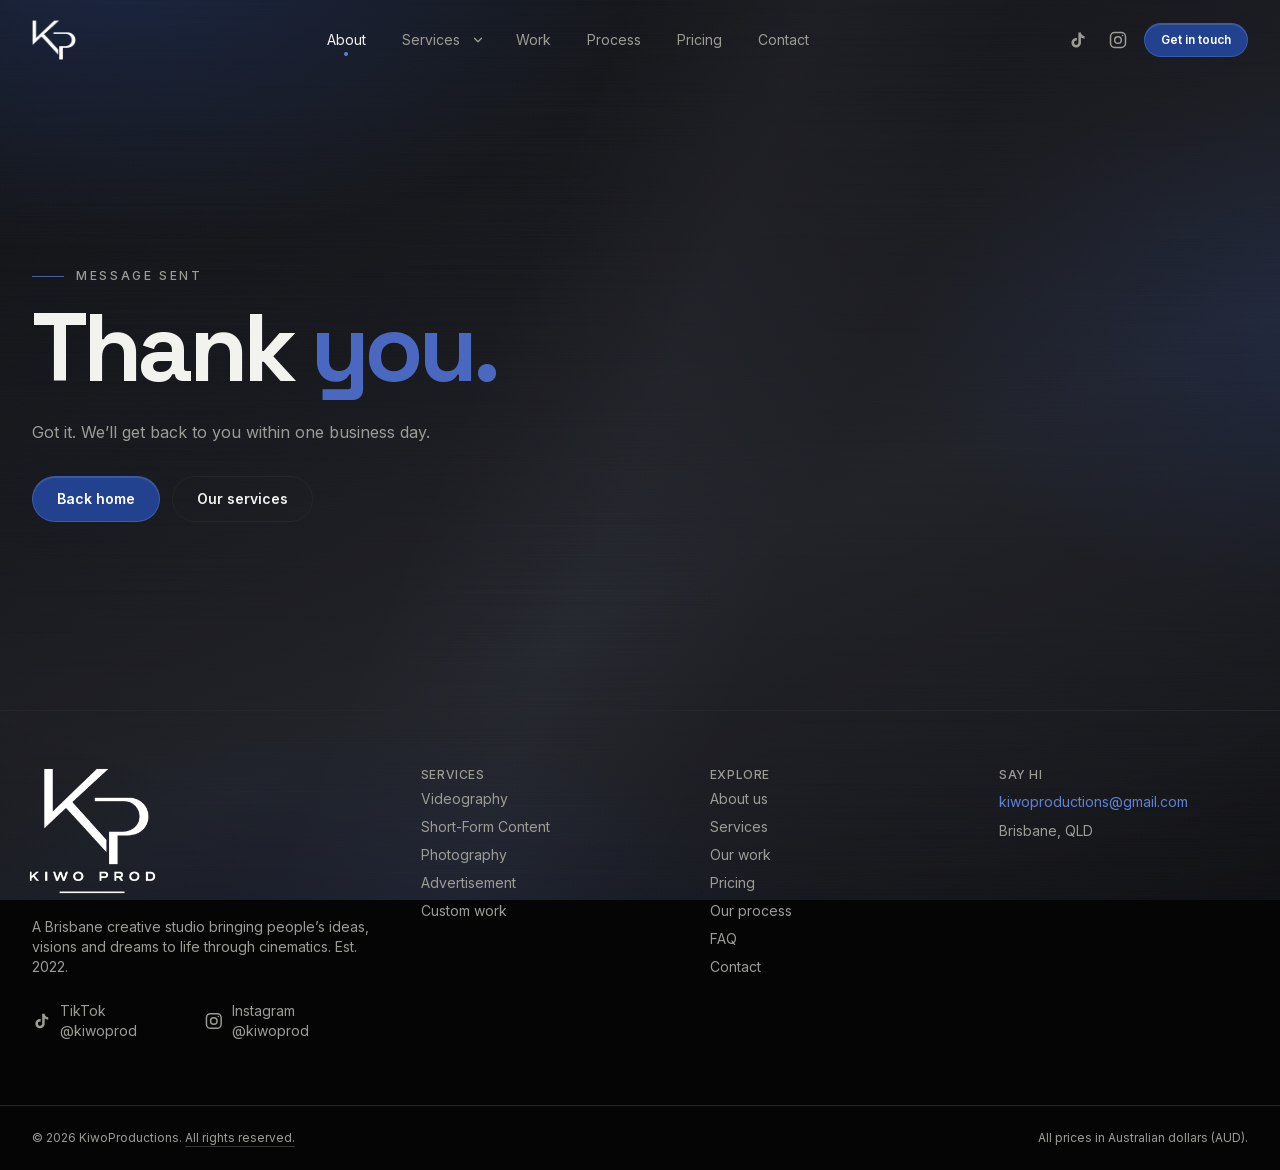
<file: thanks.html>
<!DOCTYPE html><html lang="en-AU" class="__variable_94deb5 __variable_d8ebd1"><head><meta charSet="utf-8"/><meta name="viewport" content="width=device-width, initial-scale=1"/><link rel="stylesheet" href="site.css"/><meta name="theme-color" content="#050506"/><meta name="color-scheme" content="dark"/><title>Message sent | Kiwo Productions</title><meta name="description" content="Thanks for getting in touch with Kiwo Productions."/><meta name="robots" content="noindex"/><meta property="og:title" content="Kiwo Productions | Your vision, our creation"/><meta property="og:description" content="Brisbane videography, photography and advertising. Est. 2022."/><meta property="og:site_name" content="Kiwo Productions"/><meta property="og:locale" content="en_AU"/><meta property="og:image:type" content="image/png"/><meta property="og:image:width" content="1200"/><meta property="og:image:height" content="630"/><meta property="og:image" content="https://www.kiwoproductions.com.au/og-image.png"/><meta property="og:type" content="website"/><meta name="twitter:card" content="summary_large_image"/><meta name="twitter:title" content="Kiwo Productions | Your vision, our creation"/><meta name="twitter:description" content="Brisbane videography, photography and advertising. Est. 2022."/><meta name="twitter:image:type" content="image/png"/><meta name="twitter:image:width" content="1200"/><meta name="twitter:image:height" content="630"/><meta name="twitter:image" content="https://www.kiwoproductions.com.au/og-image.png"/><link rel="icon" href="icon.png" type="image/png" sizes="512x512"/><link rel="apple-touch-icon" href="apple-icon.png" type="image/png" sizes="180x180"/><script>document.documentElement.classList.add('js');setTimeout(function(){if(!window.kiwoReady)document.documentElement.classList.remove('js')},2500)</script><script src="site.js" defer></script></head><body><a href="#main" class="sr-only focus:not-sr-only focus:fixed focus:left-4 focus:top-4 focus:z-[100] focus:rounded-full focus:bg-accent-fill focus:text-white focus:px-4 focus:py-2 focus:text-ink">Skip to content</a><header class="fixed inset-x-0 top-0 z-50 transition-colors duration-300 border-b border-transparent"><div class="container-x flex h-16 items-center justify-between gap-4 md:h-20"><a class="group inline-flex shrink-0 items-center " aria-label="KiwoProductions home" href="index.html"><img alt="KIWO PROD" width="374" height="343" decoding="async" class="w-auto transition-transform duration-300 ease-out group-hover:scale-105 h-9 md:h-10" src="kiwo-mark.png"></a><nav class="hidden items-center gap-1 md:flex" aria-label="Main"><a class="relative rounded-full px-2.5 py-2 text-sm transition-colors lg:px-4 hover:text-fg text-fg" href="about.html">About<span class="absolute bottom-0.5 left-1/2 h-1 w-1 -translate-x-1/2 rounded-full bg-accent"></span></a><div class="relative"><div class="flex items-center"><a class="relative rounded-full py-2 pl-2.5 pr-1 text-sm transition-colors lg:pl-4 hover:text-fg text-muted" href="services.html">Services</a><button type="button" aria-expanded="false" aria-controls="services-menu" aria-label="Show services" class="mr-1 flex h-7 w-7 items-center justify-center rounded-full transition hover:text-fg text-muted"><svg viewBox="0 0 24 24" class="h-3.5 w-3.5 transition-transform " fill="none" stroke="currentColor" stroke-width="2.2" aria-hidden="true"><path d="m6 9 6 6 6-6" stroke-linecap="round" stroke-linejoin="round"></path></svg></button></div><div id="services-menu" hidden class="absolute left-1/2 top-full z-50 w-[22rem] -translate-x-1/2 pt-3"><div class="overflow-hidden rounded-2xl border border-white/[0.08] bg-obsidian/95 p-2 shadow-[0_24px_60px_-20px_rgba(0,0,0,0.9)] backdrop-blur-xl"><ul><li><a href="videography.html" class="block rounded-xl px-4 py-3 transition hover:bg-white/[0.04]"><span class="block font-display text-[15px] font-bold text-fg">Videography</span><span class="mt-0.5 block text-xs leading-snug text-muted">Brand films, YouTube, events, interviews and more. Planned, filmed and edited end to end.</span></a></li><li><a href="short-form-content.html" class="block rounded-xl px-4 py-3 transition hover:bg-white/[0.04]"><span class="block font-display text-[15px] font-bold text-fg">Short-Form Content</span><span class="mt-0.5 block text-xs leading-snug text-muted">TikToks, Reels and Shorts up to 60 seconds, filmed, edited and captioned to perform.</span></a></li><li><a href="photography.html" class="block rounded-xl px-4 py-3 transition hover:bg-white/[0.04]"><span class="block font-display text-[15px] font-bold text-fg">Photography</span><span class="mt-0.5 block text-xs leading-snug text-muted">Portraits, products, food, venues and events. Every photo edited and ready to post.</span></a></li><li><a href="advertisement.html" class="block rounded-xl px-4 py-3 transition hover:bg-white/[0.04]"><span class="block font-display text-[15px] font-bold text-fg">Advertisement</span><span class="mt-0.5 block text-xs leading-snug text-muted">Ad creative built to convert, for businesses of every kind and size.</span></a></li></ul><a href="services.html" class="mt-1 flex items-center justify-between rounded-xl border-t border-white/[0.06] px-4 py-3 text-sm font-semibold text-accent hover:bg-white/[0.04]">All services <span aria-hidden="true">→</span></a></div></div></div><a class="relative rounded-full px-2.5 py-2 text-sm transition-colors lg:px-4 hover:text-fg text-muted" href="work.html">Work</a><a class="relative rounded-full px-2.5 py-2 text-sm transition-colors lg:px-4 hover:text-fg text-muted" href="process.html">Process</a><a class="relative rounded-full px-2.5 py-2 text-sm transition-colors lg:px-4 hover:text-fg text-muted" href="pricing.html">Pricing</a><a class="relative rounded-full px-2.5 py-2 text-sm transition-colors lg:px-4 hover:text-fg text-muted" href="contact.html">Contact</a></nav><div class="flex items-center gap-2"><div class="flex items-center gap-1 hidden sm:flex md:hidden lg:flex"><a href="https://www.tiktok.com/@kiwoprod" target="_blank" rel="noopener noreferrer" class="inline-flex items-center gap-2 rounded-full p-2 text-muted transition hover:-translate-y-0.5 hover:text-accent" aria-label="KiwoProductions on TikTok"><svg viewBox="0 0 24 24" fill="currentColor" class="h-5 w-5" aria-hidden="true"><path d="M16.6 5.82A4.28 4.28 0 0 1 15.54 3h-3.09v12.4a2.59 2.59 0 0 1-2.59 2.5c-1.42 0-2.6-1.16-2.6-2.6 0-1.72 1.66-3.01 3.37-2.48V9.66c-3.45-.46-6.47 2.22-6.47 5.64 0 3.33 2.76 5.7 5.69 5.7 3.14 0 5.69-2.55 5.69-5.7V9.01a7.35 7.35 0 0 0 4.3 1.38V7.3s-1.88.09-3.24-1.48Z"></path></svg></a><a href="https://www.instagram.com/kiwoprod" target="_blank" rel="noopener noreferrer" class="inline-flex items-center gap-2 rounded-full p-2 text-muted transition hover:-translate-y-0.5 hover:text-accent" aria-label="KiwoProductions on Instagram"><svg viewBox="0 0 24 24" fill="none" stroke="currentColor" stroke-width="1.8" class="h-5 w-5" aria-hidden="true"><rect x="3" y="3" width="18" height="18" rx="5"></rect><circle cx="12" cy="12" r="4"></circle><circle cx="17.5" cy="6.5" r="0.9" fill="currentColor" stroke="none"></circle></svg></a></div><a class="btn-primary btn-sm hidden md:inline-flex" href="contact.html">Get in touch</a><button type="button" class="relative z-50 flex h-10 w-10 items-center justify-center rounded-full border border-line md:hidden" aria-expanded="false" aria-controls="mobile-menu" aria-label="Open menu"><span class="absolute h-0.5 w-4 bg-fg transition -translate-y-1"></span><span class="absolute h-0.5 w-4 bg-fg transition translate-y-1"></span></button></div></div></header><div id="mobile-menu" hidden class="fixed inset-x-0 bottom-0 top-16 z-40 flex flex-col overflow-y-auto bg-obsidian px-5 pb-10 pt-6 md:hidden"><nav class="flex flex-col" aria-label="Mobile"><div data-menu-item><a href="index.html" class="block border-b border-line py-4 font-display text-4xl font-bold tracking-tight">Home</a></div><div data-menu-item><a href="about.html" class="block border-b border-line py-4 font-display text-4xl font-bold tracking-tight">About</a></div><div data-menu-item><button type="button" aria-expanded="false" aria-controls="mobile-services" class="flex w-full items-center justify-between border-b border-line py-4 text-left font-display text-4xl font-bold tracking-tight">Services<svg viewBox="0 0 24 24" class="h-7 w-7 shrink-0 transition-transform duration-300 text-muted" fill="none" stroke="currentColor" stroke-width="2.2" aria-hidden="true"><path d="m6 9 6 6 6-6" stroke-linecap="round" stroke-linejoin="round"></path></svg></button><div id="mobile-services" hidden class="overflow-hidden"><ul class="border-b border-line py-2 pl-4"><li><a href="videography.html" class="flex items-center gap-3 py-2.5 font-display text-xl font-bold text-fg/80"><span class="h-1.5 w-1.5 rounded-full bg-accent" aria-hidden="true"></span>Videography</a></li><li><a href="short-form-content.html" class="flex items-center gap-3 py-2.5 font-display text-xl font-bold text-fg/80"><span class="h-1.5 w-1.5 rounded-full bg-accent" aria-hidden="true"></span>Short-Form Content</a></li><li><a href="photography.html" class="flex items-center gap-3 py-2.5 font-display text-xl font-bold text-fg/80"><span class="h-1.5 w-1.5 rounded-full bg-accent" aria-hidden="true"></span>Photography</a></li><li><a href="advertisement.html" class="flex items-center gap-3 py-2.5 font-display text-xl font-bold text-fg/80"><span class="h-1.5 w-1.5 rounded-full bg-accent" aria-hidden="true"></span>Advertisement</a></li><li><a href="services.html" class="flex items-center gap-3 py-2.5 text-sm font-semibold text-muted">All services <span aria-hidden="true">→</span></a></li></ul></div></div><div data-menu-item><a href="work.html" class="block border-b border-line py-4 font-display text-4xl font-bold tracking-tight">Work</a></div><div data-menu-item><a href="process.html" class="block border-b border-line py-4 font-display text-4xl font-bold tracking-tight">Process</a></div><div data-menu-item><a href="pricing.html" class="block border-b border-line py-4 font-display text-4xl font-bold tracking-tight">Pricing</a></div><div data-menu-item><a href="contact.html" class="block border-b border-line py-4 font-display text-4xl font-bold tracking-tight">Contact</a></div><div data-menu-item><a href="faq.html" class="block border-b border-line py-4 font-display text-4xl font-bold tracking-tight">FAQ</a></div></nav><div class="mt-8 flex flex-col gap-3"><a href="contact.html" class="btn-primary w-full py-4 text-base">Get in touch</a><a href="pricing.html" class="btn-ghost w-full py-4 text-base">See pricing</a><div class="flex items-center gap-1 justify-center pt-2">
<a href="https://www.tiktok.com/@kiwoprod" target="_blank" rel="noopener noreferrer" class="inline-flex items-center gap-2 rounded-full p-2 text-muted transition hover:-translate-y-0.5 hover:text-accent" aria-label="KiwoProductions on TikTok"><svg viewBox="0 0 24 24" fill="currentColor" class="h-5 w-5" aria-hidden="true"><path d="M16.6 5.82A4.28 4.28 0 0 1 15.54 3h-3.09v12.4a2.59 2.59 0 0 1-2.59 2.5c-1.42 0-2.6-1.16-2.6-2.6 0-1.72 1.66-3.01 3.37-2.48V9.66c-3.45-.46-6.47 2.22-6.47 5.64 0 3.33 2.76 5.7 5.69 5.7 3.14 0 5.69-2.55 5.69-5.7V9.01a7.35 7.35 0 0 0 4.3 1.38V7.3s-1.88.09-3.24-1.48Z"></path></svg><span class="text-sm">TikTok @kiwoprod</span></a>
<a href="https://www.instagram.com/kiwoprod" target="_blank" rel="noopener noreferrer" class="inline-flex items-center gap-2 rounded-full p-2 text-muted transition hover:-translate-y-0.5 hover:text-accent" aria-label="KiwoProductions on Instagram"><svg viewBox="0 0 24 24" fill="none" stroke="currentColor" stroke-width="1.8" class="h-5 w-5" aria-hidden="true"><rect x="3" y="3" width="18" height="18" rx="5"></rect><circle cx="12" cy="12" r="4"></circle><circle cx="17.5" cy="6.5" r="0.9" fill="currentColor" stroke="none"></circle></svg><span class="text-sm">Instagram @kiwoprod</span></a>
</div></div></div><main id="main" class="min-h-[70vh] pt-16 md:pt-20"><section class="container-x flex min-h-[70vh] flex-col items-start justify-center py-24"><p class="eyebrow">Message sent</p><h1 class="h-display mt-4 text-6xl md:text-8xl">Thank <span class="text-accent-deep">you.</span></h1><p class="mt-6 max-w-md text-muted">Got it. We’ll get back to you within one business day.</p><div class="mt-8 flex flex-col gap-3 sm:flex-row"><a class="btn-primary" href="index.html">Back home</a><a class="btn-ghost" href="services.html">Our services</a></div></section></main><footer class="border-t border-line"><div class="container-x grid gap-10 py-14 sm:grid-cols-2 lg:grid-cols-[1.4fr_1fr_1fr_1fr]"><div class="space-y-4"><a class="group inline-flex shrink-0 items-center -ml-1" aria-label="KiwoProductions home" href="index.html"><img alt="KIWO PROD" loading="lazy" width="449" height="444" decoding="async" class="w-auto transition-transform duration-300 ease-out group-hover:scale-105 h-28 md:h-32" src="kiwo-logo.png"></a><p class="max-w-sm text-sm text-muted">A Brisbane creative studio bringing people’s ideas, visions and dreams to life through cinematics. Est. 2022.</p><div class="flex items-center gap-1 -ml-2"><a href="https://www.tiktok.com/@kiwoprod" target="_blank" rel="noopener noreferrer" class="inline-flex items-center gap-2 rounded-full p-2 text-muted transition hover:-translate-y-0.5 hover:text-accent" aria-label="KiwoProductions on TikTok"><svg viewBox="0 0 24 24" fill="currentColor" class="h-5 w-5" aria-hidden="true"><path d="M16.6 5.82A4.28 4.28 0 0 1 15.54 3h-3.09v12.4a2.59 2.59 0 0 1-2.59 2.5c-1.42 0-2.6-1.16-2.6-2.6 0-1.72 1.66-3.01 3.37-2.48V9.66c-3.45-.46-6.47 2.22-6.47 5.64 0 3.33 2.76 5.7 5.69 5.7 3.14 0 5.69-2.55 5.69-5.7V9.01a7.35 7.35 0 0 0 4.3 1.38V7.3s-1.88.09-3.24-1.48Z"></path></svg><span class="text-sm">TikTok @kiwoprod</span></a><a href="https://www.instagram.com/kiwoprod" target="_blank" rel="noopener noreferrer" class="inline-flex items-center gap-2 rounded-full p-2 text-muted transition hover:-translate-y-0.5 hover:text-accent" aria-label="KiwoProductions on Instagram"><svg viewBox="0 0 24 24" fill="none" stroke="currentColor" stroke-width="1.8" class="h-5 w-5" aria-hidden="true"><rect x="3" y="3" width="18" height="18" rx="5"></rect><circle cx="12" cy="12" r="4"></circle><circle cx="17.5" cy="6.5" r="0.9" fill="currentColor" stroke="none"></circle></svg><span class="text-sm">Instagram @kiwoprod</span></a></div></div><div><p class="label">Services</p><ul class="space-y-2 text-sm"><li><a class="text-muted transition hover:text-accent" href="videography.html">Videography</a></li><li><a class="text-muted transition hover:text-accent" href="short-form-content.html">Short-Form Content</a></li><li><a class="text-muted transition hover:text-accent" href="photography.html">Photography</a></li><li><a class="text-muted transition hover:text-accent" href="advertisement.html">Advertisement</a></li><li><a class="text-muted transition hover:text-accent" href="contact.html?type=quote#enquiry-form">Custom work</a></li></ul></div><div><p class="label">Explore</p><ul class="space-y-2 text-sm"><li><a class="text-muted transition hover:text-accent" href="about.html">About us</a></li><li><a class="text-muted transition hover:text-accent" href="services.html">Services</a></li><li><a class="text-muted transition hover:text-accent" href="work.html">Our work</a></li><li><a class="text-muted transition hover:text-accent" href="pricing.html">Pricing</a></li><li><a class="text-muted transition hover:text-accent" href="process.html">Our process</a></li><li><a class="text-muted transition hover:text-accent" href="faq.html">FAQ</a></li><li><a class="text-muted transition hover:text-accent" href="contact.html">Contact</a></li></ul></div><div><p class="label">Say hi</p><a href="mailto:kiwoproductions@gmail.com" class="link break-all text-sm">kiwoproductions@gmail.com</a><p class="mt-2 text-sm text-muted">Brisbane, QLD</p></div></div><div class="container-x flex flex-col gap-2 border-t border-line py-6 text-xs text-muted sm:flex-row sm:justify-between"><p>© 2026 KiwoProductions. <a class="underline decoration-white/20 underline-offset-4 transition hover:text-accent hover:decoration-accent" href="legal.html">All rights reserved.</a></p><p>All prices in Australian dollars (AUD).</p></div></footer></body></html>
</file>
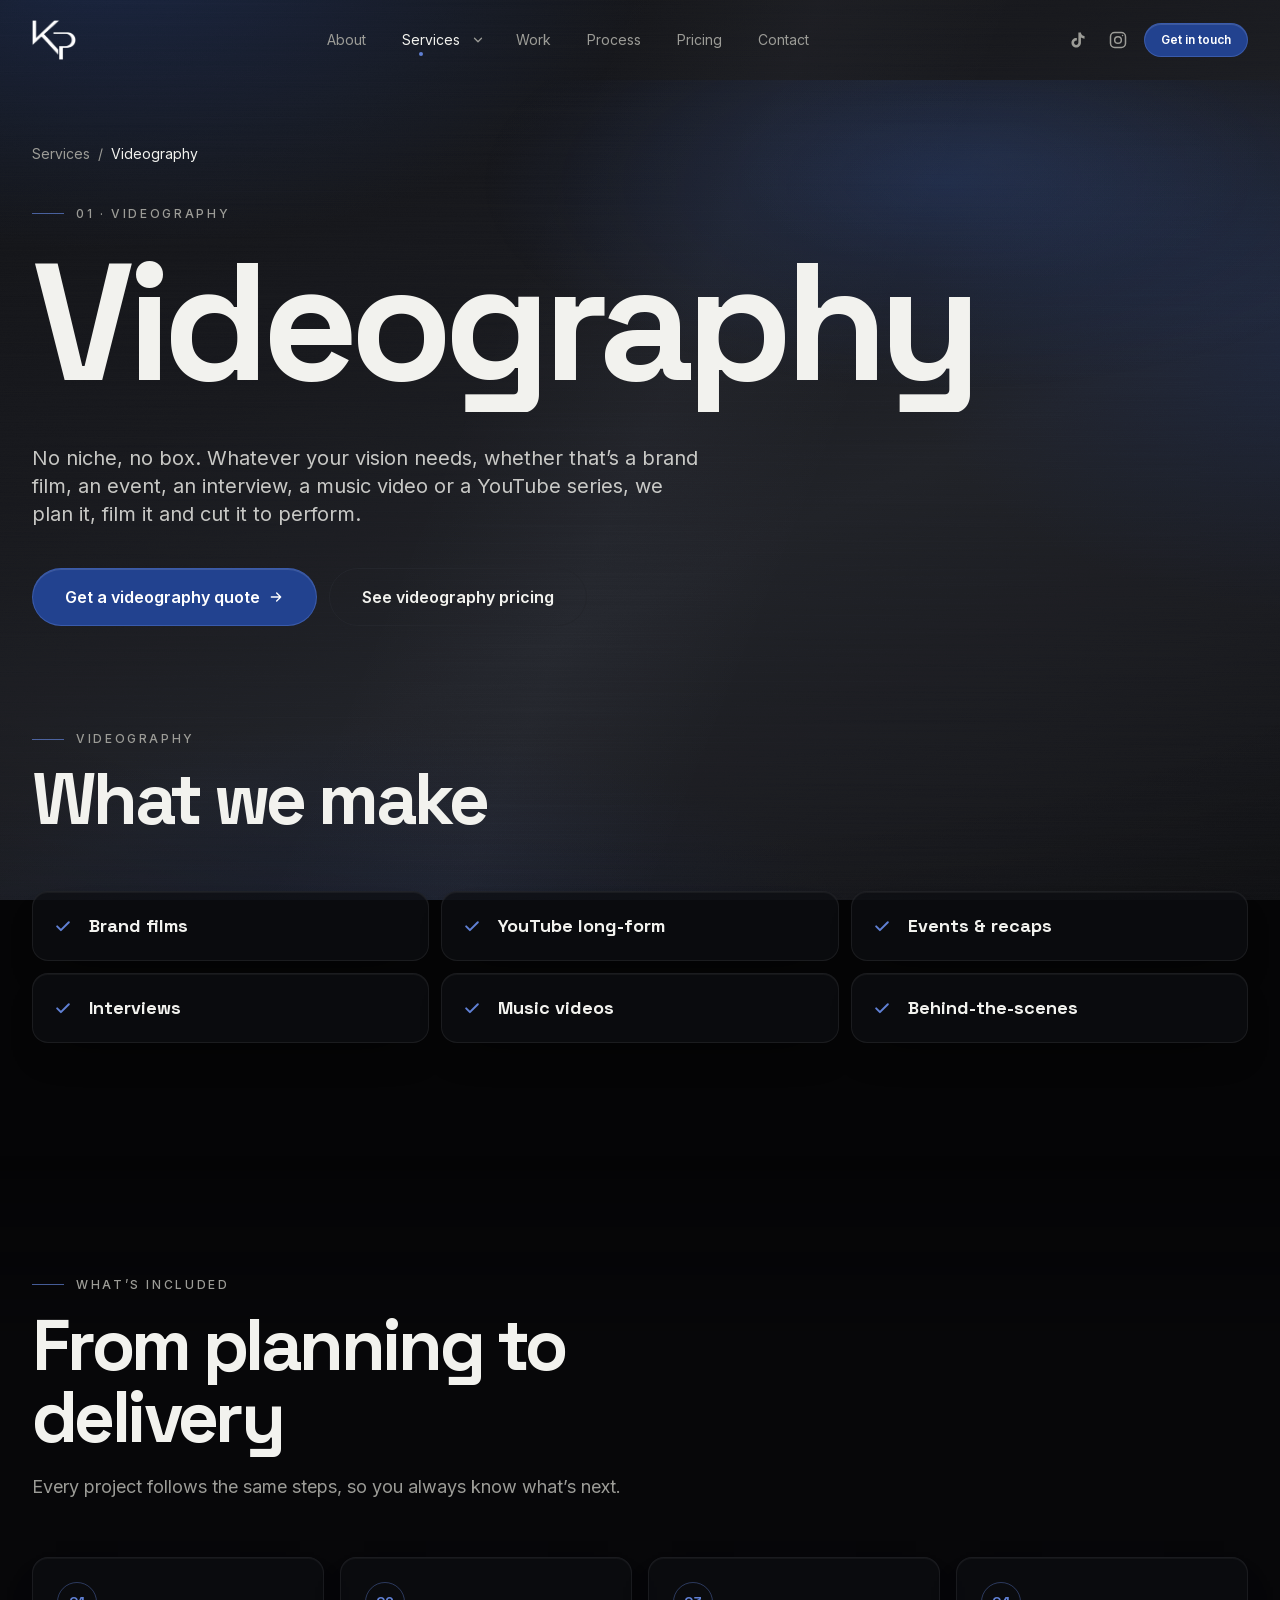
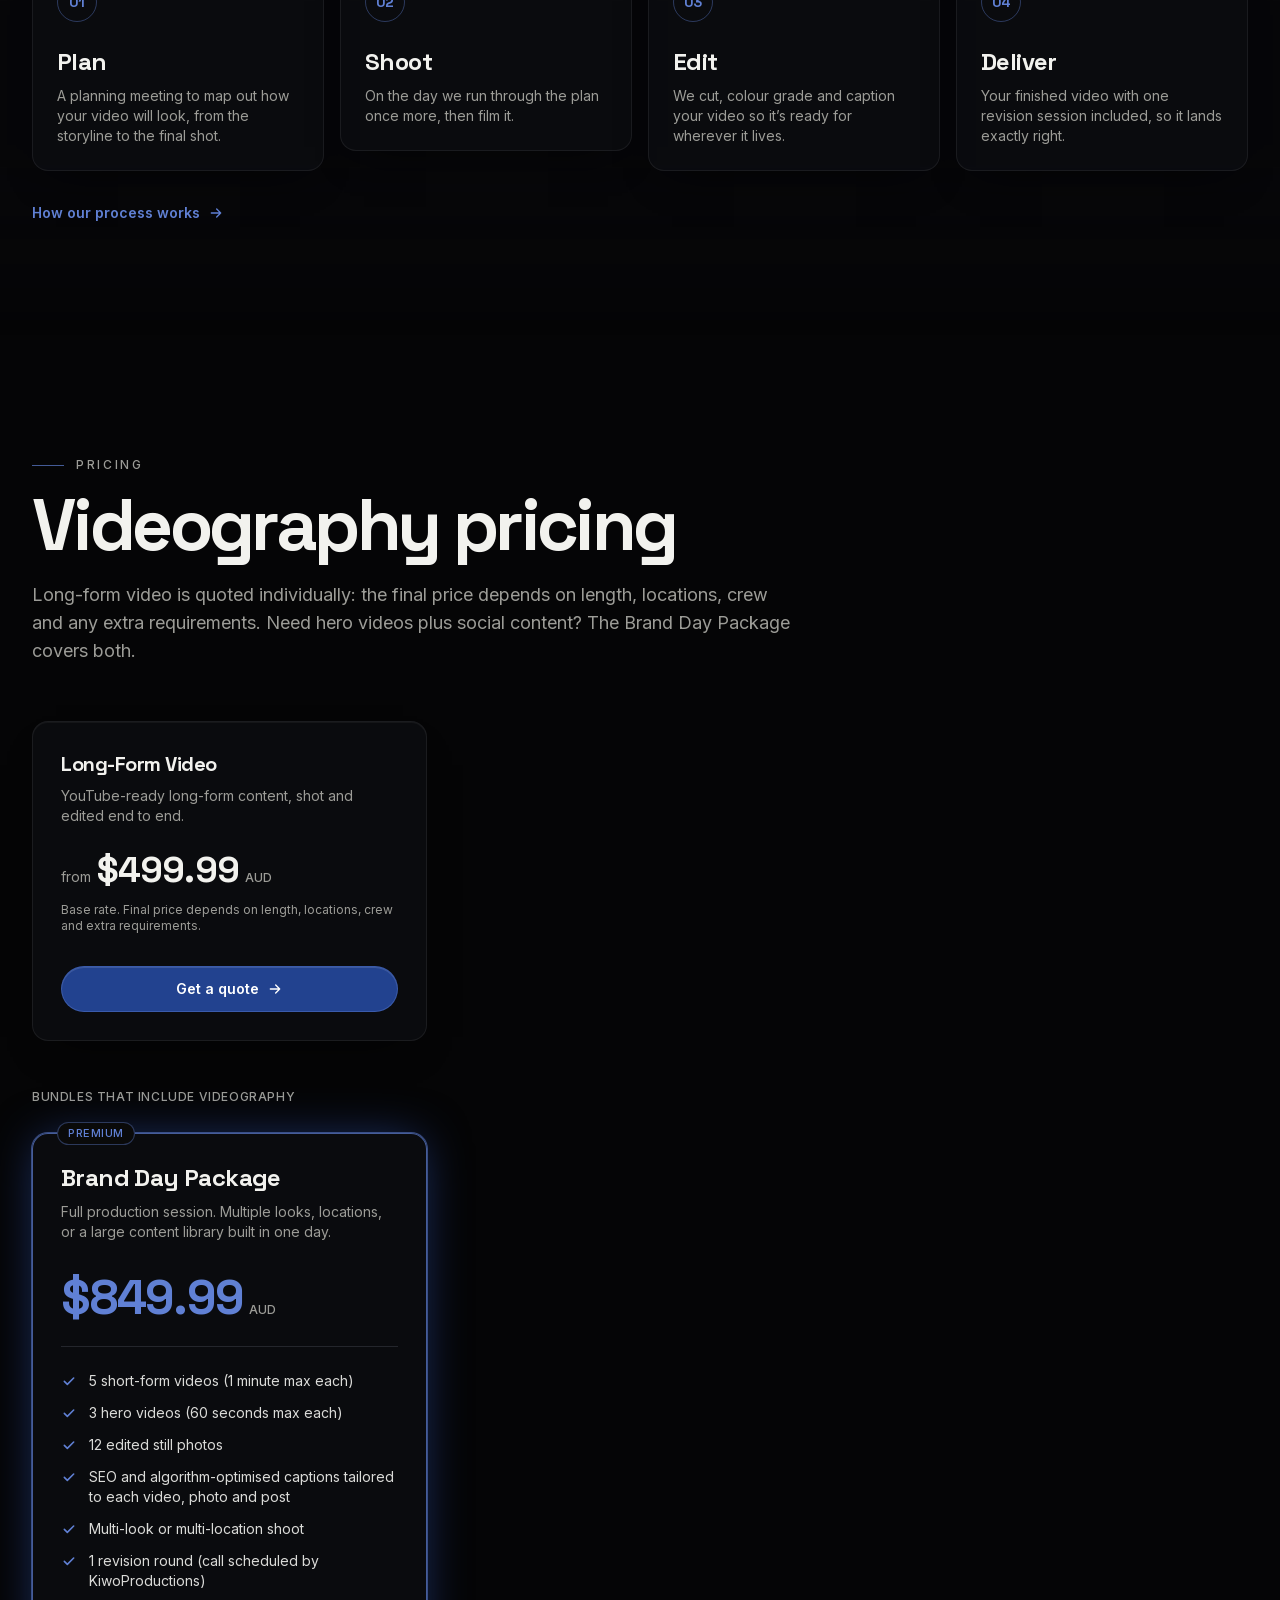
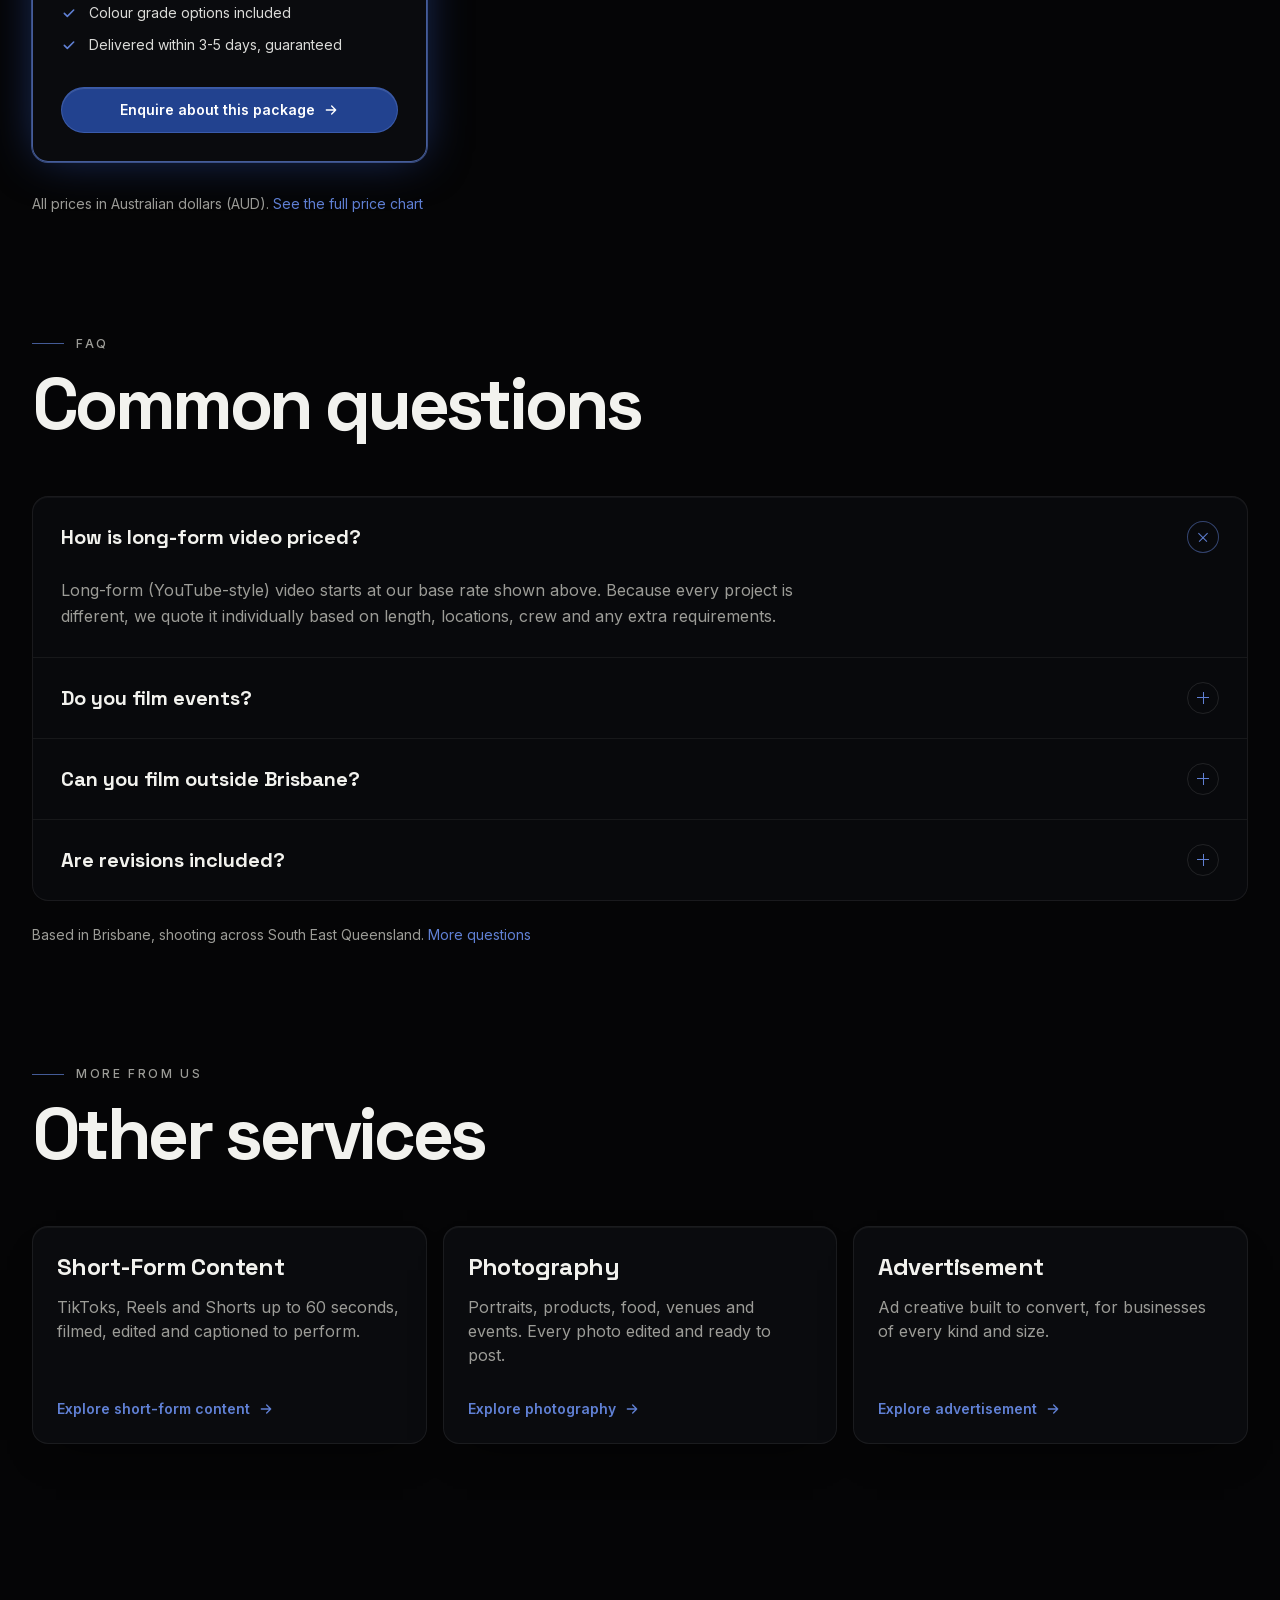
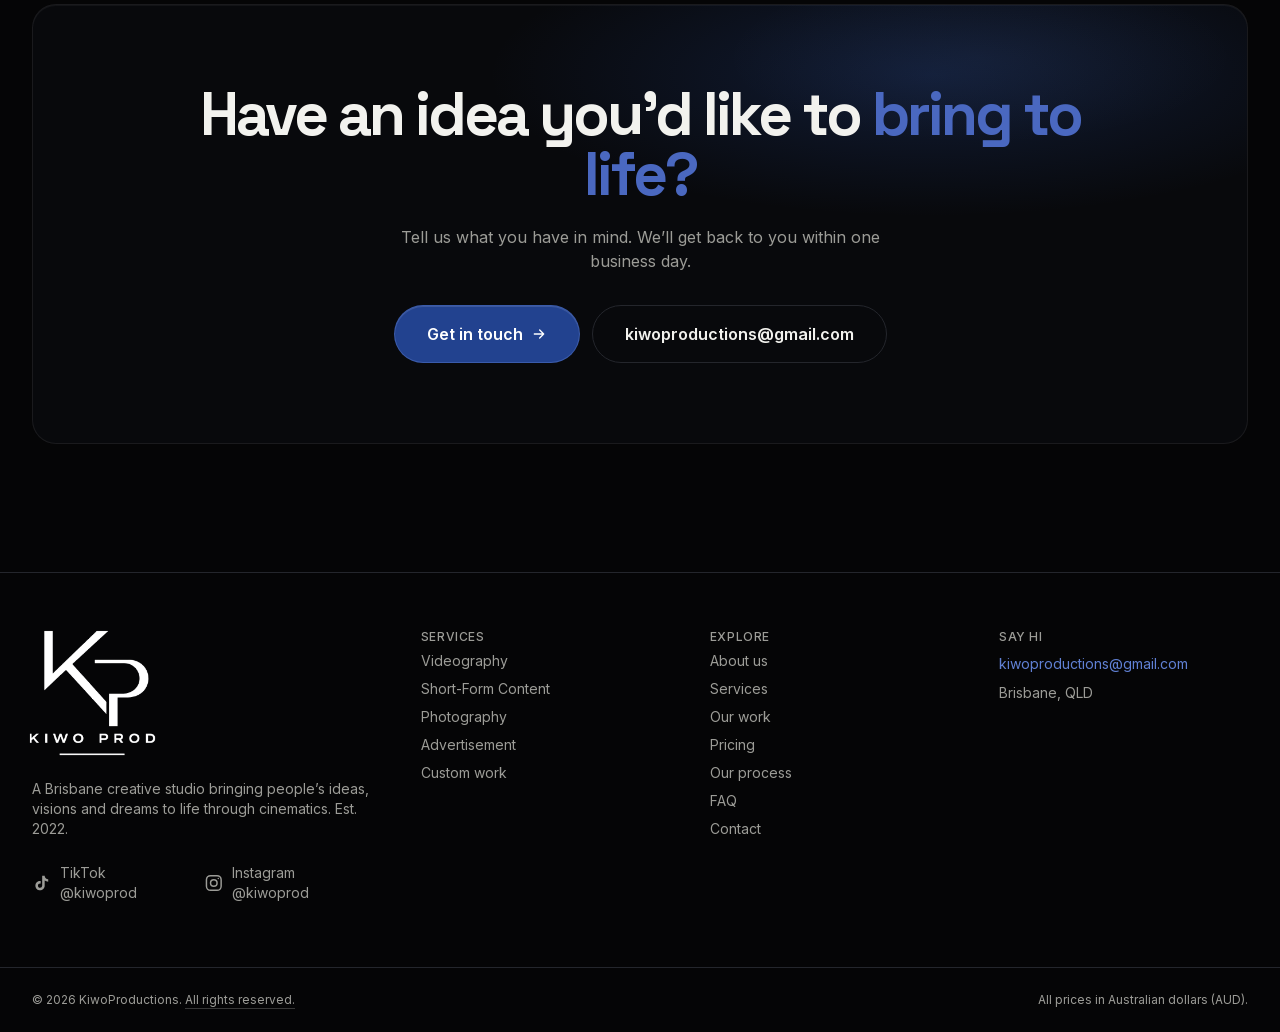
<file: videography.html>
<!DOCTYPE html><html lang="en-AU" class="__variable_94deb5 __variable_d8ebd1"><head><meta charSet="utf-8"/><meta name="viewport" content="width=device-width, initial-scale=1"/><link rel="stylesheet" href="site.css"/><meta name="theme-color" content="#050506"/><meta name="color-scheme" content="dark"/><title>Videography in Brisbane | Kiwo Productions</title><meta name="description" content="Brand films, YouTube, events, interviews and more. Planned, filmed and edited end to end. KiwoProductions, Brisbane. Prices in AUD."/><meta property="og:title" content="Kiwo Productions | Your vision, our creation"/><meta property="og:description" content="Brisbane videography, photography and advertising. Est. 2022."/><meta property="og:site_name" content="Kiwo Productions"/><meta property="og:locale" content="en_AU"/><meta property="og:image:type" content="image/png"/><meta property="og:image:width" content="1200"/><meta property="og:image:height" content="630"/><meta property="og:image" content="https://www.kiwoproductions.com.au/og-image.png"/><meta property="og:type" content="website"/><meta name="twitter:card" content="summary_large_image"/><meta name="twitter:title" content="Kiwo Productions | Your vision, our creation"/><meta name="twitter:description" content="Brisbane videography, photography and advertising. Est. 2022."/><meta name="twitter:image:type" content="image/png"/><meta name="twitter:image:width" content="1200"/><meta name="twitter:image:height" content="630"/><meta name="twitter:image" content="https://www.kiwoproductions.com.au/og-image.png"/><link rel="icon" href="icon.png" type="image/png" sizes="512x512"/><link rel="apple-touch-icon" href="apple-icon.png" type="image/png" sizes="180x180"/><script>document.documentElement.classList.add('js');setTimeout(function(){if(!window.kiwoReady)document.documentElement.classList.remove('js')},2500)</script><script src="site.js" defer></script></head><body><a href="#main" class="sr-only focus:not-sr-only focus:fixed focus:left-4 focus:top-4 focus:z-[100] focus:rounded-full focus:bg-accent-fill focus:text-white focus:px-4 focus:py-2 focus:text-ink">Skip to content</a><header class="fixed inset-x-0 top-0 z-50 transition-colors duration-300 border-b border-transparent"><div class="container-x flex h-16 items-center justify-between gap-4 md:h-20"><a class="group inline-flex shrink-0 items-center " aria-label="KiwoProductions home" href="index.html"><img alt="KIWO PROD" width="374" height="343" decoding="async" class="w-auto transition-transform duration-300 ease-out group-hover:scale-105 h-9 md:h-10" src="kiwo-mark.png"></a><nav class="hidden items-center gap-1 md:flex" aria-label="Main"><a class="relative rounded-full px-2.5 py-2 text-sm transition-colors lg:px-4 hover:text-fg text-muted" href="about.html">About</a><div class="relative"><div class="flex items-center"><a class="relative rounded-full py-2 pl-2.5 pr-1 text-sm transition-colors lg:pl-4 hover:text-fg text-fg" href="services.html">Services<span class="absolute bottom-0.5 left-[45%] h-1 w-1 -translate-x-1/2 rounded-full bg-accent"></span></a><button type="button" aria-expanded="false" aria-controls="services-menu" aria-label="Show services" class="mr-1 flex h-7 w-7 items-center justify-center rounded-full transition hover:text-fg text-muted"><svg viewBox="0 0 24 24" class="h-3.5 w-3.5 transition-transform " fill="none" stroke="currentColor" stroke-width="2.2" aria-hidden="true"><path d="m6 9 6 6 6-6" stroke-linecap="round" stroke-linejoin="round"></path></svg></button></div><div id="services-menu" hidden class="absolute left-1/2 top-full z-50 w-[22rem] -translate-x-1/2 pt-3"><div class="overflow-hidden rounded-2xl border border-white/[0.08] bg-obsidian/95 p-2 shadow-[0_24px_60px_-20px_rgba(0,0,0,0.9)] backdrop-blur-xl"><ul><li><a href="videography.html" aria-current="page" class="block rounded-xl px-4 py-3 transition hover:bg-white/[0.04] bg-accent-dim"><span class="block font-display text-[15px] font-bold text-accent">Videography</span><span class="mt-0.5 block text-xs leading-snug text-muted">Brand films, YouTube, events, interviews and more. Planned, filmed and edited end to end.</span></a></li><li><a href="short-form-content.html" class="block rounded-xl px-4 py-3 transition hover:bg-white/[0.04]"><span class="block font-display text-[15px] font-bold text-fg">Short-Form Content</span><span class="mt-0.5 block text-xs leading-snug text-muted">TikToks, Reels and Shorts up to 60 seconds, filmed, edited and captioned to perform.</span></a></li><li><a href="photography.html" class="block rounded-xl px-4 py-3 transition hover:bg-white/[0.04]"><span class="block font-display text-[15px] font-bold text-fg">Photography</span><span class="mt-0.5 block text-xs leading-snug text-muted">Portraits, products, food, venues and events. Every photo edited and ready to post.</span></a></li><li><a href="advertisement.html" class="block rounded-xl px-4 py-3 transition hover:bg-white/[0.04]"><span class="block font-display text-[15px] font-bold text-fg">Advertisement</span><span class="mt-0.5 block text-xs leading-snug text-muted">Ad creative built to convert, for businesses of every kind and size.</span></a></li></ul><a href="services.html" class="mt-1 flex items-center justify-between rounded-xl border-t border-white/[0.06] px-4 py-3 text-sm font-semibold text-accent hover:bg-white/[0.04]">All services <span aria-hidden="true">→</span></a></div></div></div><a class="relative rounded-full px-2.5 py-2 text-sm transition-colors lg:px-4 hover:text-fg text-muted" href="work.html">Work</a><a class="relative rounded-full px-2.5 py-2 text-sm transition-colors lg:px-4 hover:text-fg text-muted" href="process.html">Process</a><a class="relative rounded-full px-2.5 py-2 text-sm transition-colors lg:px-4 hover:text-fg text-muted" href="pricing.html">Pricing</a><a class="relative rounded-full px-2.5 py-2 text-sm transition-colors lg:px-4 hover:text-fg text-muted" href="contact.html">Contact</a></nav><div class="flex items-center gap-2"><div class="flex items-center gap-1 hidden sm:flex md:hidden lg:flex"><a href="https://www.tiktok.com/@kiwoprod" target="_blank" rel="noopener noreferrer" class="inline-flex items-center gap-2 rounded-full p-2 text-muted transition hover:-translate-y-0.5 hover:text-accent" aria-label="KiwoProductions on TikTok"><svg viewBox="0 0 24 24" fill="currentColor" class="h-5 w-5" aria-hidden="true"><path d="M16.6 5.82A4.28 4.28 0 0 1 15.54 3h-3.09v12.4a2.59 2.59 0 0 1-2.59 2.5c-1.42 0-2.6-1.16-2.6-2.6 0-1.72 1.66-3.01 3.37-2.48V9.66c-3.45-.46-6.47 2.22-6.47 5.64 0 3.33 2.76 5.7 5.69 5.7 3.14 0 5.69-2.55 5.69-5.7V9.01a7.35 7.35 0 0 0 4.3 1.38V7.3s-1.88.09-3.24-1.48Z"></path></svg></a><a href="https://www.instagram.com/kiwoprod" target="_blank" rel="noopener noreferrer" class="inline-flex items-center gap-2 rounded-full p-2 text-muted transition hover:-translate-y-0.5 hover:text-accent" aria-label="KiwoProductions on Instagram"><svg viewBox="0 0 24 24" fill="none" stroke="currentColor" stroke-width="1.8" class="h-5 w-5" aria-hidden="true"><rect x="3" y="3" width="18" height="18" rx="5"></rect><circle cx="12" cy="12" r="4"></circle><circle cx="17.5" cy="6.5" r="0.9" fill="currentColor" stroke="none"></circle></svg></a></div><a class="btn-primary btn-sm hidden md:inline-flex" href="contact.html">Get in touch</a><button type="button" class="relative z-50 flex h-10 w-10 items-center justify-center rounded-full border border-line md:hidden" aria-expanded="false" aria-controls="mobile-menu" aria-label="Open menu"><span class="absolute h-0.5 w-4 bg-fg transition -translate-y-1"></span><span class="absolute h-0.5 w-4 bg-fg transition translate-y-1"></span></button></div></div></header><div id="mobile-menu" hidden class="fixed inset-x-0 bottom-0 top-16 z-40 flex flex-col overflow-y-auto bg-obsidian px-5 pb-10 pt-6 md:hidden"><nav class="flex flex-col" aria-label="Mobile"><div data-menu-item><a href="index.html" class="block border-b border-line py-4 font-display text-4xl font-bold tracking-tight">Home</a></div><div data-menu-item><a href="about.html" class="block border-b border-line py-4 font-display text-4xl font-bold tracking-tight">About</a></div><div data-menu-item><button type="button" aria-expanded="false" aria-controls="mobile-services" class="flex w-full items-center justify-between border-b border-line py-4 text-left font-display text-4xl font-bold tracking-tight text-accent">Services<svg viewBox="0 0 24 24" class="h-7 w-7 shrink-0 transition-transform duration-300 text-muted" fill="none" stroke="currentColor" stroke-width="2.2" aria-hidden="true"><path d="m6 9 6 6 6-6" stroke-linecap="round" stroke-linejoin="round"></path></svg></button><div id="mobile-services" hidden class="overflow-hidden"><ul class="border-b border-line py-2 pl-4"><li><a href="videography.html" class="flex items-center gap-3 py-2.5 font-display text-xl font-bold text-accent"><span class="h-1.5 w-1.5 rounded-full bg-accent" aria-hidden="true"></span>Videography</a></li><li><a href="short-form-content.html" class="flex items-center gap-3 py-2.5 font-display text-xl font-bold text-fg/80"><span class="h-1.5 w-1.5 rounded-full bg-accent" aria-hidden="true"></span>Short-Form Content</a></li><li><a href="photography.html" class="flex items-center gap-3 py-2.5 font-display text-xl font-bold text-fg/80"><span class="h-1.5 w-1.5 rounded-full bg-accent" aria-hidden="true"></span>Photography</a></li><li><a href="advertisement.html" class="flex items-center gap-3 py-2.5 font-display text-xl font-bold text-fg/80"><span class="h-1.5 w-1.5 rounded-full bg-accent" aria-hidden="true"></span>Advertisement</a></li><li><a href="services.html" class="flex items-center gap-3 py-2.5 text-sm font-semibold text-muted">All services <span aria-hidden="true">→</span></a></li></ul></div></div><div data-menu-item><a href="work.html" class="block border-b border-line py-4 font-display text-4xl font-bold tracking-tight">Work</a></div><div data-menu-item><a href="process.html" class="block border-b border-line py-4 font-display text-4xl font-bold tracking-tight">Process</a></div><div data-menu-item><a href="pricing.html" class="block border-b border-line py-4 font-display text-4xl font-bold tracking-tight">Pricing</a></div><div data-menu-item><a href="contact.html" class="block border-b border-line py-4 font-display text-4xl font-bold tracking-tight">Contact</a></div><div data-menu-item><a href="faq.html" class="block border-b border-line py-4 font-display text-4xl font-bold tracking-tight">FAQ</a></div></nav><div class="mt-8 flex flex-col gap-3"><a href="contact.html" class="btn-primary w-full py-4 text-base">Get in touch</a><a href="pricing.html" class="btn-ghost w-full py-4 text-base">See pricing</a><div class="flex items-center gap-1 justify-center pt-2">
<a href="https://www.tiktok.com/@kiwoprod" target="_blank" rel="noopener noreferrer" class="inline-flex items-center gap-2 rounded-full p-2 text-muted transition hover:-translate-y-0.5 hover:text-accent" aria-label="KiwoProductions on TikTok"><svg viewBox="0 0 24 24" fill="currentColor" class="h-5 w-5" aria-hidden="true"><path d="M16.6 5.82A4.28 4.28 0 0 1 15.54 3h-3.09v12.4a2.59 2.59 0 0 1-2.59 2.5c-1.42 0-2.6-1.16-2.6-2.6 0-1.72 1.66-3.01 3.37-2.48V9.66c-3.45-.46-6.47 2.22-6.47 5.64 0 3.33 2.76 5.7 5.69 5.7 3.14 0 5.69-2.55 5.69-5.7V9.01a7.35 7.35 0 0 0 4.3 1.38V7.3s-1.88.09-3.24-1.48Z"></path></svg><span class="text-sm">TikTok @kiwoprod</span></a>
<a href="https://www.instagram.com/kiwoprod" target="_blank" rel="noopener noreferrer" class="inline-flex items-center gap-2 rounded-full p-2 text-muted transition hover:-translate-y-0.5 hover:text-accent" aria-label="KiwoProductions on Instagram"><svg viewBox="0 0 24 24" fill="none" stroke="currentColor" stroke-width="1.8" class="h-5 w-5" aria-hidden="true"><rect x="3" y="3" width="18" height="18" rx="5"></rect><circle cx="12" cy="12" r="4"></circle><circle cx="17.5" cy="6.5" r="0.9" fill="currentColor" stroke="none"></circle></svg><span class="text-sm">Instagram @kiwoprod</span></a>
</div></div></div><main id="main" class="min-h-[70vh] pt-16 md:pt-20"><div><section class="relative isolate overflow-hidden"><div class="hero-glow pointer-events-none absolute inset-0 -z-10" aria-hidden="true"></div><div class="container-x pb-16 pt-12 md:pb-24 md:pt-16"><div data-anim style="--y:16px"><nav aria-label="Breadcrumb" class="mb-8 text-sm text-muted"><a class="hover:text-fg" href="services.html">Services</a><span class="mx-2" aria-hidden="true">/</span><span class="text-fg" aria-current="page">Videography</span></nav><p class="eyebrow">01 · Videography</p></div><div class="mt-6"><h1 class="h-display text-[clamp(3.25rem,13vw,11rem)]" aria-label="Videography"><span class="block" aria-hidden="true"><span class="inline-block overflow-hidden pb-[0.08em] align-bottom"><span class="inline-block " data-anim="word" style="--y:110%">Videography</span></span></span></h1></div><div class="mt-8 max-w-2xl" data-anim style="--y:16px"><p class="text-lg text-fg/80 md:text-xl">No niche, no box. Whatever your vision needs, whether that’s a brand film, an event, an interview, a music video or a YouTube series, we plan it, film it and cut it to perform.</p></div><div class="mt-10 flex flex-col gap-3 sm:flex-row" data-anim style="--y:16px"><a class="btn-primary px-8 py-4 text-base" href="contact.html?type=quote&amp;service=long-form-video#enquiry-form">Get a videography quote <svg viewBox="0 0 24 24" fill="none" stroke="currentColor" stroke-width="2" class="h-4 w-4" aria-hidden="true"><path d="M5 12h14M13 6l6 6-6 6" stroke-linecap="round" stroke-linejoin="round"></path></svg></a><a href="#pricing" class="btn-ghost px-8 py-4 text-base">See videography pricing</a></div></div></section><section class="container-x pb-20 md:pb-28"><div class="mb-10 md:mb-14 max-w-3xl" data-anim style="--y:28px"><p class="eyebrow">Videography</p><h2 class="h-display mt-4 text-5xl md:text-7xl">What we make</h2></div><div class="grid gap-3 sm:grid-cols-2 lg:grid-cols-3"><div data-anim style="--y:24px"><div class="card flex items-center gap-4 p-5"><svg viewBox="0 0 24 24" fill="none" stroke="currentColor" stroke-width="2.4" class="h-5 w-5 shrink-0 text-accent" aria-hidden="true"><path d="m5 12.5 4.5 4.5L19 7.5" stroke-linecap="round" stroke-linejoin="round"></path></svg><span class="font-display text-lg font-bold">Brand films</span></div></div><div data-anim style="--y:24px"><div class="card flex items-center gap-4 p-5"><svg viewBox="0 0 24 24" fill="none" stroke="currentColor" stroke-width="2.4" class="h-5 w-5 shrink-0 text-accent" aria-hidden="true"><path d="m5 12.5 4.5 4.5L19 7.5" stroke-linecap="round" stroke-linejoin="round"></path></svg><span class="font-display text-lg font-bold">YouTube long-form</span></div></div><div data-anim style="--y:24px"><div class="card flex items-center gap-4 p-5"><svg viewBox="0 0 24 24" fill="none" stroke="currentColor" stroke-width="2.4" class="h-5 w-5 shrink-0 text-accent" aria-hidden="true"><path d="m5 12.5 4.5 4.5L19 7.5" stroke-linecap="round" stroke-linejoin="round"></path></svg><span class="font-display text-lg font-bold">Events &amp; recaps</span></div></div><div data-anim style="--y:24px"><div class="card flex items-center gap-4 p-5"><svg viewBox="0 0 24 24" fill="none" stroke="currentColor" stroke-width="2.4" class="h-5 w-5 shrink-0 text-accent" aria-hidden="true"><path d="m5 12.5 4.5 4.5L19 7.5" stroke-linecap="round" stroke-linejoin="round"></path></svg><span class="font-display text-lg font-bold">Interviews</span></div></div><div data-anim style="--y:24px"><div class="card flex items-center gap-4 p-5"><svg viewBox="0 0 24 24" fill="none" stroke="currentColor" stroke-width="2.4" class="h-5 w-5 shrink-0 text-accent" aria-hidden="true"><path d="m5 12.5 4.5 4.5L19 7.5" stroke-linecap="round" stroke-linejoin="round"></path></svg><span class="font-display text-lg font-bold">Music videos</span></div></div><div data-anim style="--y:24px"><div class="card flex items-center gap-4 p-5"><svg viewBox="0 0 24 24" fill="none" stroke="currentColor" stroke-width="2.4" class="h-5 w-5 shrink-0 text-accent" aria-hidden="true"><path d="m5 12.5 4.5 4.5L19 7.5" stroke-linecap="round" stroke-linejoin="round"></path></svg><span class="font-display text-lg font-bold">Behind-the-scenes</span></div></div></div></section><section class="relative"><div aria-hidden="true" class="fade-y surface pointer-events-none absolute inset-0"></div><div class="container-x relative py-20 md:py-28"><div class="mb-10 md:mb-14 max-w-3xl" data-anim style="--y:28px"><p class="eyebrow">What’s included</p><h2 class="h-display mt-4 text-5xl md:text-7xl">From planning to delivery</h2><p class="mt-5 text-lg text-muted">Every project follows the same steps, so you always know what’s next.</p></div><ol class="grid gap-4 md:grid-cols-2 lg:grid-cols-4"><li><div data-anim style="--y:28px"><div class="card h-full p-6"><span class="flex h-10 w-10 items-center justify-center rounded-full border border-accent/40 font-display text-sm font-bold text-accent">01</span><h3 class="mt-6 font-display text-2xl font-bold">Plan</h3><p class="mt-2 text-sm text-muted">A planning meeting to map out how your video will look, from the storyline to the final shot.</p></div></div></li><li><div data-anim style="--y:28px"><div class="card h-full p-6"><span class="flex h-10 w-10 items-center justify-center rounded-full border border-accent/40 font-display text-sm font-bold text-accent">02</span><h3 class="mt-6 font-display text-2xl font-bold">Shoot</h3><p class="mt-2 text-sm text-muted">On the day we run through the plan once more, then film it.</p></div></div></li><li><div data-anim style="--y:28px"><div class="card h-full p-6"><span class="flex h-10 w-10 items-center justify-center rounded-full border border-accent/40 font-display text-sm font-bold text-accent">03</span><h3 class="mt-6 font-display text-2xl font-bold">Edit</h3><p class="mt-2 text-sm text-muted">We cut, colour grade and caption your video so it’s ready for wherever it lives.</p></div></div></li><li><div data-anim style="--y:28px"><div class="card h-full p-6"><span class="flex h-10 w-10 items-center justify-center rounded-full border border-accent/40 font-display text-sm font-bold text-accent">04</span><h3 class="mt-6 font-display text-2xl font-bold">Deliver</h3><p class="mt-2 text-sm text-muted">Your finished video with one revision session included, so it lands exactly right.</p></div></div></li></ol><div data-anim style="--y:28px"><a class="group mt-8 inline-flex items-center gap-2 text-sm font-semibold text-accent" href="process.html">How our process works <svg viewBox="0 0 24 24" fill="none" stroke="currentColor" stroke-width="2" class="h-4 w-4 transition-transform group-hover:translate-x-1" aria-hidden="true"><path d="M5 12h14M13 6l6 6-6 6" stroke-linecap="round" stroke-linejoin="round"></path></svg></a></div></div></section><section id="pricing" class="container-x scroll-mt-28 py-20 md:py-28"><div class="mb-10 md:mb-14 max-w-3xl" data-anim style="--y:28px"><p class="eyebrow">Pricing</p><h2 class="h-display mt-4 text-5xl md:text-7xl">Videography pricing</h2><p class="mt-5 text-lg text-muted">Long-form video is quoted individually: the final price depends on length, locations, crew and any extra requirements. Need hero videos plus social content? The Brand Day Package covers both.</p></div><div class="grid gap-4 md:grid-cols-3"><div class="h-full" data-anim style="--y:24px"><article class="card card-hover flex h-full flex-col p-6 md:p-7"><h3 class="font-display text-xl font-bold">Long-Form Video</h3><p class="mt-2 text-sm text-muted">YouTube-ready long-form content, shot and edited end to end.</p><p class="mt-6 flex items-baseline gap-1.5"><span class="text-sm text-muted">from</span><span class="font-display text-4xl font-bold tracking-tight">$499.99</span><span class="text-xs font-medium text-muted">AUD</span></p><p class="mt-3 text-xs text-muted">Base rate. Final price depends on length, locations, crew and extra requirements.</p><div class="flex-1"></div><a class="btn-primary mt-8 w-full" href="contact.html?type=quote&amp;service=long-form-video#enquiry-form">Get a quote <svg viewBox="0 0 24 24" fill="none" stroke="currentColor" stroke-width="2" class="h-4 w-4" aria-hidden="true"><path d="M5 12h14M13 6l6 6-6 6" stroke-linecap="round" stroke-linejoin="round"></path></svg></a></article></div></div><p class="label mb-4 mt-12">Bundles that include videography</p><div class="grid gap-4 pt-3 sm:grid-cols-2 lg:grid-cols-3"><div class="h-full" data-anim style="--y:24px"><article class="card card-hover relative flex h-full flex-col p-6 md:p-7 border-accent/70 shadow-glow"><span class="badge-accent absolute -top-3 left-6 bg-ink">Premium</span><h3 class="font-display text-2xl font-bold">Brand Day Package</h3><p class="mt-2 min-h-[3rem] text-sm text-muted">Full production session. Multiple looks, locations, or a large content library built in one day.</p><p class="mt-6 flex items-baseline gap-1.5"><span class="font-display text-5xl font-bold tracking-tight text-accent">$849.99</span><span class="text-xs font-medium text-muted">AUD</span></p><ul class="mt-6 flex-1 space-y-3 border-t border-line pt-6 text-sm"><li class="flex gap-3"><svg viewBox="0 0 24 24" fill="none" stroke="currentColor" stroke-width="2.4" class="mt-0.5 h-4 w-4 shrink-0 text-accent" aria-hidden="true"><path d="m5 12.5 4.5 4.5L19 7.5" stroke-linecap="round" stroke-linejoin="round"></path></svg><span class="text-fg/90">5 short-form videos (1 minute max each)</span></li><li class="flex gap-3"><svg viewBox="0 0 24 24" fill="none" stroke="currentColor" stroke-width="2.4" class="mt-0.5 h-4 w-4 shrink-0 text-accent" aria-hidden="true"><path d="m5 12.5 4.5 4.5L19 7.5" stroke-linecap="round" stroke-linejoin="round"></path></svg><span class="text-fg/90">3 hero videos (60 seconds max each)</span></li><li class="flex gap-3"><svg viewBox="0 0 24 24" fill="none" stroke="currentColor" stroke-width="2.4" class="mt-0.5 h-4 w-4 shrink-0 text-accent" aria-hidden="true"><path d="m5 12.5 4.5 4.5L19 7.5" stroke-linecap="round" stroke-linejoin="round"></path></svg><span class="text-fg/90">12 edited still photos</span></li><li class="flex gap-3"><svg viewBox="0 0 24 24" fill="none" stroke="currentColor" stroke-width="2.4" class="mt-0.5 h-4 w-4 shrink-0 text-accent" aria-hidden="true"><path d="m5 12.5 4.5 4.5L19 7.5" stroke-linecap="round" stroke-linejoin="round"></path></svg><span class="text-fg/90">SEO and algorithm-optimised captions tailored to each video, photo and post</span></li><li class="flex gap-3"><svg viewBox="0 0 24 24" fill="none" stroke="currentColor" stroke-width="2.4" class="mt-0.5 h-4 w-4 shrink-0 text-accent" aria-hidden="true"><path d="m5 12.5 4.5 4.5L19 7.5" stroke-linecap="round" stroke-linejoin="round"></path></svg><span class="text-fg/90">Multi-look or multi-location shoot</span></li><li class="flex gap-3"><svg viewBox="0 0 24 24" fill="none" stroke="currentColor" stroke-width="2.4" class="mt-0.5 h-4 w-4 shrink-0 text-accent" aria-hidden="true"><path d="m5 12.5 4.5 4.5L19 7.5" stroke-linecap="round" stroke-linejoin="round"></path></svg><span class="text-fg/90">1 revision round (call scheduled by KiwoProductions)</span></li><li class="flex gap-3"><svg viewBox="0 0 24 24" fill="none" stroke="currentColor" stroke-width="2.4" class="mt-0.5 h-4 w-4 shrink-0 text-accent" aria-hidden="true"><path d="m5 12.5 4.5 4.5L19 7.5" stroke-linecap="round" stroke-linejoin="round"></path></svg><span class="text-fg/90">Colour grade options included</span></li><li class="flex gap-3"><svg viewBox="0 0 24 24" fill="none" stroke="currentColor" stroke-width="2.4" class="mt-0.5 h-4 w-4 shrink-0 text-accent" aria-hidden="true"><path d="m5 12.5 4.5 4.5L19 7.5" stroke-linecap="round" stroke-linejoin="round"></path></svg><span class="text-fg/90">Delivered within 3-5 days, guaranteed</span></li></ul><a class="btn-primary mt-8 w-full" href="contact.html?service=brand-day#enquiry-form">Enquire about this package <svg viewBox="0 0 24 24" fill="none" stroke="currentColor" stroke-width="2" class="h-4 w-4" aria-hidden="true"><path d="M5 12h14M13 6l6 6-6 6" stroke-linecap="round" stroke-linejoin="round"></path></svg></a></article></div></div><div data-anim style="--y:28px"><p class="mt-8 text-sm text-muted">All prices in Australian dollars (AUD). <a class="link" href="pricing.html#price-chart">See the full price chart</a></p></div></section><section class="container-x pb-20 md:pb-28"><div class="mb-10 md:mb-14 max-w-3xl" data-anim style="--y:28px"><p class="eyebrow">FAQ</p><h2 class="h-display mt-4 text-5xl md:text-7xl">Common questions</h2></div><div data-anim style="--y:28px"><div class="overflow-hidden rounded-2xl border border-white/[0.07] bg-[#0B0C10]/70 shadow-[inset_0_1px_0_rgba(255,255,255,0.04)]"><details class="group border-t border-white/[0.06] first:border-t-0" open=""><summary class="flex cursor-pointer list-none items-center justify-between gap-6 px-5 py-5 transition hover:bg-white/[0.02] md:px-7 md:py-6 [&amp;::-webkit-details-marker]:hidden"><span class="font-display text-lg font-bold md:text-xl">How is long-form video priced?</span><span aria-hidden="true" class="relative flex h-8 w-8 shrink-0 items-center justify-center rounded-full border border-white/[0.1] text-accent transition group-open:rotate-45 group-open:border-accent/50"><span class="absolute h-px w-3 bg-current"></span><span class="absolute h-3 w-px bg-current"></span></span></summary><div class="px-5 pb-6 md:px-7 md:pb-7"><p class="max-w-3xl leading-relaxed text-muted">Long-form (YouTube-style) video starts at our base rate shown above. Because every project is different, we quote it individually based on length, locations, crew and any extra requirements.</p></div></details><details class="group border-t border-white/[0.06] first:border-t-0"><summary class="flex cursor-pointer list-none items-center justify-between gap-6 px-5 py-5 transition hover:bg-white/[0.02] md:px-7 md:py-6 [&amp;::-webkit-details-marker]:hidden"><span class="font-display text-lg font-bold md:text-xl">Do you film events?</span><span aria-hidden="true" class="relative flex h-8 w-8 shrink-0 items-center justify-center rounded-full border border-white/[0.1] text-accent transition group-open:rotate-45 group-open:border-accent/50"><span class="absolute h-px w-3 bg-current"></span><span class="absolute h-3 w-px bg-current"></span></span></summary><div class="px-5 pb-6 md:px-7 md:pb-7"><p class="max-w-3xl leading-relaxed text-muted">Yes. Events, launches and recaps are all part of our videography. Tell us the date and what you need covered when you get in touch.</p></div></details><details class="group border-t border-white/[0.06] first:border-t-0"><summary class="flex cursor-pointer list-none items-center justify-between gap-6 px-5 py-5 transition hover:bg-white/[0.02] md:px-7 md:py-6 [&amp;::-webkit-details-marker]:hidden"><span class="font-display text-lg font-bold md:text-xl">Can you film outside Brisbane?</span><span aria-hidden="true" class="relative flex h-8 w-8 shrink-0 items-center justify-center rounded-full border border-white/[0.1] text-accent transition group-open:rotate-45 group-open:border-accent/50"><span class="absolute h-px w-3 bg-current"></span><span class="absolute h-3 w-px bg-current"></span></span></summary><div class="px-5 pb-6 md:px-7 md:pb-7"><p class="max-w-3xl leading-relaxed text-muted">We shoot across Brisbane and South East Queensland, and travel when the project calls for it.</p></div></details><details class="group border-t border-white/[0.06] first:border-t-0"><summary class="flex cursor-pointer list-none items-center justify-between gap-6 px-5 py-5 transition hover:bg-white/[0.02] md:px-7 md:py-6 [&amp;::-webkit-details-marker]:hidden"><span class="font-display text-lg font-bold md:text-xl">Are revisions included?</span><span aria-hidden="true" class="relative flex h-8 w-8 shrink-0 items-center justify-center rounded-full border border-white/[0.1] text-accent transition group-open:rotate-45 group-open:border-accent/50"><span class="absolute h-px w-3 bg-current"></span><span class="absolute h-3 w-px bg-current"></span></span></summary><div class="px-5 pb-6 md:px-7 md:pb-7"><p class="max-w-3xl leading-relaxed text-muted">Yes. Every project includes one revision session.</p></div></details></div></div><div data-anim style="--y:28px"><p class="mt-6 text-sm text-muted">Based in Brisbane, shooting across South East Queensland. <a class="link" href="faq.html">More questions</a></p></div></section><section class="container-x pb-8"><div class="mb-10 md:mb-14 max-w-3xl" data-anim style="--y:28px"><p class="eyebrow">More from us</p><h2 class="h-display mt-4 text-5xl md:text-7xl">Other services</h2></div><div class="grid gap-4 md:grid-cols-3"><div class="h-full" data-anim style="--y:24px"><a class="card card-hover group flex h-full flex-col p-6" href="short-form-content.html"><h3 class="font-display font-bold tracking-tight text-2xl">Short-Form Content</h3><p class="mt-3 flex-1 text-muted">TikToks, Reels and Shorts up to 60 seconds, filmed, edited and captioned to perform.</p><span class="mt-8 inline-flex items-center gap-2 text-sm font-semibold text-accent">Explore short-form content <svg viewBox="0 0 24 24" fill="none" stroke="currentColor" stroke-width="2" class="h-4 w-4 transition-transform group-hover:translate-x-1" aria-hidden="true"><path d="M5 12h14M13 6l6 6-6 6" stroke-linecap="round" stroke-linejoin="round"></path></svg></span></a></div><div class="h-full" data-anim style="--y:24px"><a class="card card-hover group flex h-full flex-col p-6" href="photography.html"><h3 class="font-display font-bold tracking-tight text-2xl">Photography</h3><p class="mt-3 flex-1 text-muted">Portraits, products, food, venues and events. Every photo edited and ready to post.</p><span class="mt-8 inline-flex items-center gap-2 text-sm font-semibold text-accent">Explore photography <svg viewBox="0 0 24 24" fill="none" stroke="currentColor" stroke-width="2" class="h-4 w-4 transition-transform group-hover:translate-x-1" aria-hidden="true"><path d="M5 12h14M13 6l6 6-6 6" stroke-linecap="round" stroke-linejoin="round"></path></svg></span></a></div><div class="h-full" data-anim style="--y:24px"><a class="card card-hover group flex h-full flex-col p-6" href="advertisement.html"><h3 class="font-display font-bold tracking-tight text-2xl">Advertisement</h3><p class="mt-3 flex-1 text-muted">Ad creative built to convert, for businesses of every kind and size.</p><span class="mt-8 inline-flex items-center gap-2 text-sm font-semibold text-accent">Explore advertisement <svg viewBox="0 0 24 24" fill="none" stroke="currentColor" stroke-width="2" class="h-4 w-4 transition-transform group-hover:translate-x-1" aria-hidden="true"><path d="M5 12h14M13 6l6 6-6 6" stroke-linecap="round" stroke-linejoin="round"></path></svg></span></a></div></div></section><section class="container-x py-24 md:py-32"><div data-anim style="--y:28px"><div class="relative overflow-hidden rounded-3xl border border-white/[0.07] bg-[#0B0C10]/70 shadow-[inset_0_1px_0_rgba(255,255,255,0.045)] px-6 py-14 text-center md:px-16 md:py-20"><div class="hero-glow pointer-events-none absolute inset-0" aria-hidden="true"></div><h2 class="h-display relative mx-auto max-w-4xl text-4xl md:text-6xl">Have an idea you’d like to <em class="text-accent-deep">bring to life?</em></h2><p class="relative mx-auto mt-5 max-w-lg text-muted">Tell us what you have in mind. We’ll get back to you within one business day.</p><div class="relative mt-8 flex flex-col items-center justify-center gap-3 sm:flex-row"><a class="btn-primary px-8 py-4 text-base" href="contact.html">Get in touch <svg viewBox="0 0 24 24" fill="none" stroke="currentColor" stroke-width="2" class="h-4 w-4" aria-hidden="true"><path d="M5 12h14M13 6l6 6-6 6" stroke-linecap="round" stroke-linejoin="round"></path></svg></a><a href="mailto:kiwoproductions@gmail.com" class="btn-ghost px-8 py-4 text-base">kiwoproductions@gmail.com</a></div></div></div></section></div></main><footer class="border-t border-line"><div class="container-x grid gap-10 py-14 sm:grid-cols-2 lg:grid-cols-[1.4fr_1fr_1fr_1fr]"><div class="space-y-4"><a class="group inline-flex shrink-0 items-center -ml-1" aria-label="KiwoProductions home" href="index.html"><img alt="KIWO PROD" loading="lazy" width="449" height="444" decoding="async" class="w-auto transition-transform duration-300 ease-out group-hover:scale-105 h-28 md:h-32" src="kiwo-logo.png"></a><p class="max-w-sm text-sm text-muted">A Brisbane creative studio bringing people’s ideas, visions and dreams to life through cinematics. Est. 2022.</p><div class="flex items-center gap-1 -ml-2"><a href="https://www.tiktok.com/@kiwoprod" target="_blank" rel="noopener noreferrer" class="inline-flex items-center gap-2 rounded-full p-2 text-muted transition hover:-translate-y-0.5 hover:text-accent" aria-label="KiwoProductions on TikTok"><svg viewBox="0 0 24 24" fill="currentColor" class="h-5 w-5" aria-hidden="true"><path d="M16.6 5.82A4.28 4.28 0 0 1 15.54 3h-3.09v12.4a2.59 2.59 0 0 1-2.59 2.5c-1.42 0-2.6-1.16-2.6-2.6 0-1.72 1.66-3.01 3.37-2.48V9.66c-3.45-.46-6.47 2.22-6.47 5.64 0 3.33 2.76 5.7 5.69 5.7 3.14 0 5.69-2.55 5.69-5.7V9.01a7.35 7.35 0 0 0 4.3 1.38V7.3s-1.88.09-3.24-1.48Z"></path></svg><span class="text-sm">TikTok @kiwoprod</span></a><a href="https://www.instagram.com/kiwoprod" target="_blank" rel="noopener noreferrer" class="inline-flex items-center gap-2 rounded-full p-2 text-muted transition hover:-translate-y-0.5 hover:text-accent" aria-label="KiwoProductions on Instagram"><svg viewBox="0 0 24 24" fill="none" stroke="currentColor" stroke-width="1.8" class="h-5 w-5" aria-hidden="true"><rect x="3" y="3" width="18" height="18" rx="5"></rect><circle cx="12" cy="12" r="4"></circle><circle cx="17.5" cy="6.5" r="0.9" fill="currentColor" stroke="none"></circle></svg><span class="text-sm">Instagram @kiwoprod</span></a></div></div><div><p class="label">Services</p><ul class="space-y-2 text-sm"><li><a class="text-muted transition hover:text-accent" href="videography.html">Videography</a></li><li><a class="text-muted transition hover:text-accent" href="short-form-content.html">Short-Form Content</a></li><li><a class="text-muted transition hover:text-accent" href="photography.html">Photography</a></li><li><a class="text-muted transition hover:text-accent" href="advertisement.html">Advertisement</a></li><li><a class="text-muted transition hover:text-accent" href="contact.html?type=quote#enquiry-form">Custom work</a></li></ul></div><div><p class="label">Explore</p><ul class="space-y-2 text-sm"><li><a class="text-muted transition hover:text-accent" href="about.html">About us</a></li><li><a class="text-muted transition hover:text-accent" href="services.html">Services</a></li><li><a class="text-muted transition hover:text-accent" href="work.html">Our work</a></li><li><a class="text-muted transition hover:text-accent" href="pricing.html">Pricing</a></li><li><a class="text-muted transition hover:text-accent" href="process.html">Our process</a></li><li><a class="text-muted transition hover:text-accent" href="faq.html">FAQ</a></li><li><a class="text-muted transition hover:text-accent" href="contact.html">Contact</a></li></ul></div><div><p class="label">Say hi</p><a href="mailto:kiwoproductions@gmail.com" class="link break-all text-sm">kiwoproductions@gmail.com</a><p class="mt-2 text-sm text-muted">Brisbane, QLD</p></div></div><div class="container-x flex flex-col gap-2 border-t border-line py-6 text-xs text-muted sm:flex-row sm:justify-between"><p>© 2026 KiwoProductions. <a class="underline decoration-white/20 underline-offset-4 transition hover:text-accent hover:decoration-accent" href="legal.html">All rights reserved.</a></p><p>All prices in Australian dollars (AUD).</p></div></footer></body></html>
</file>
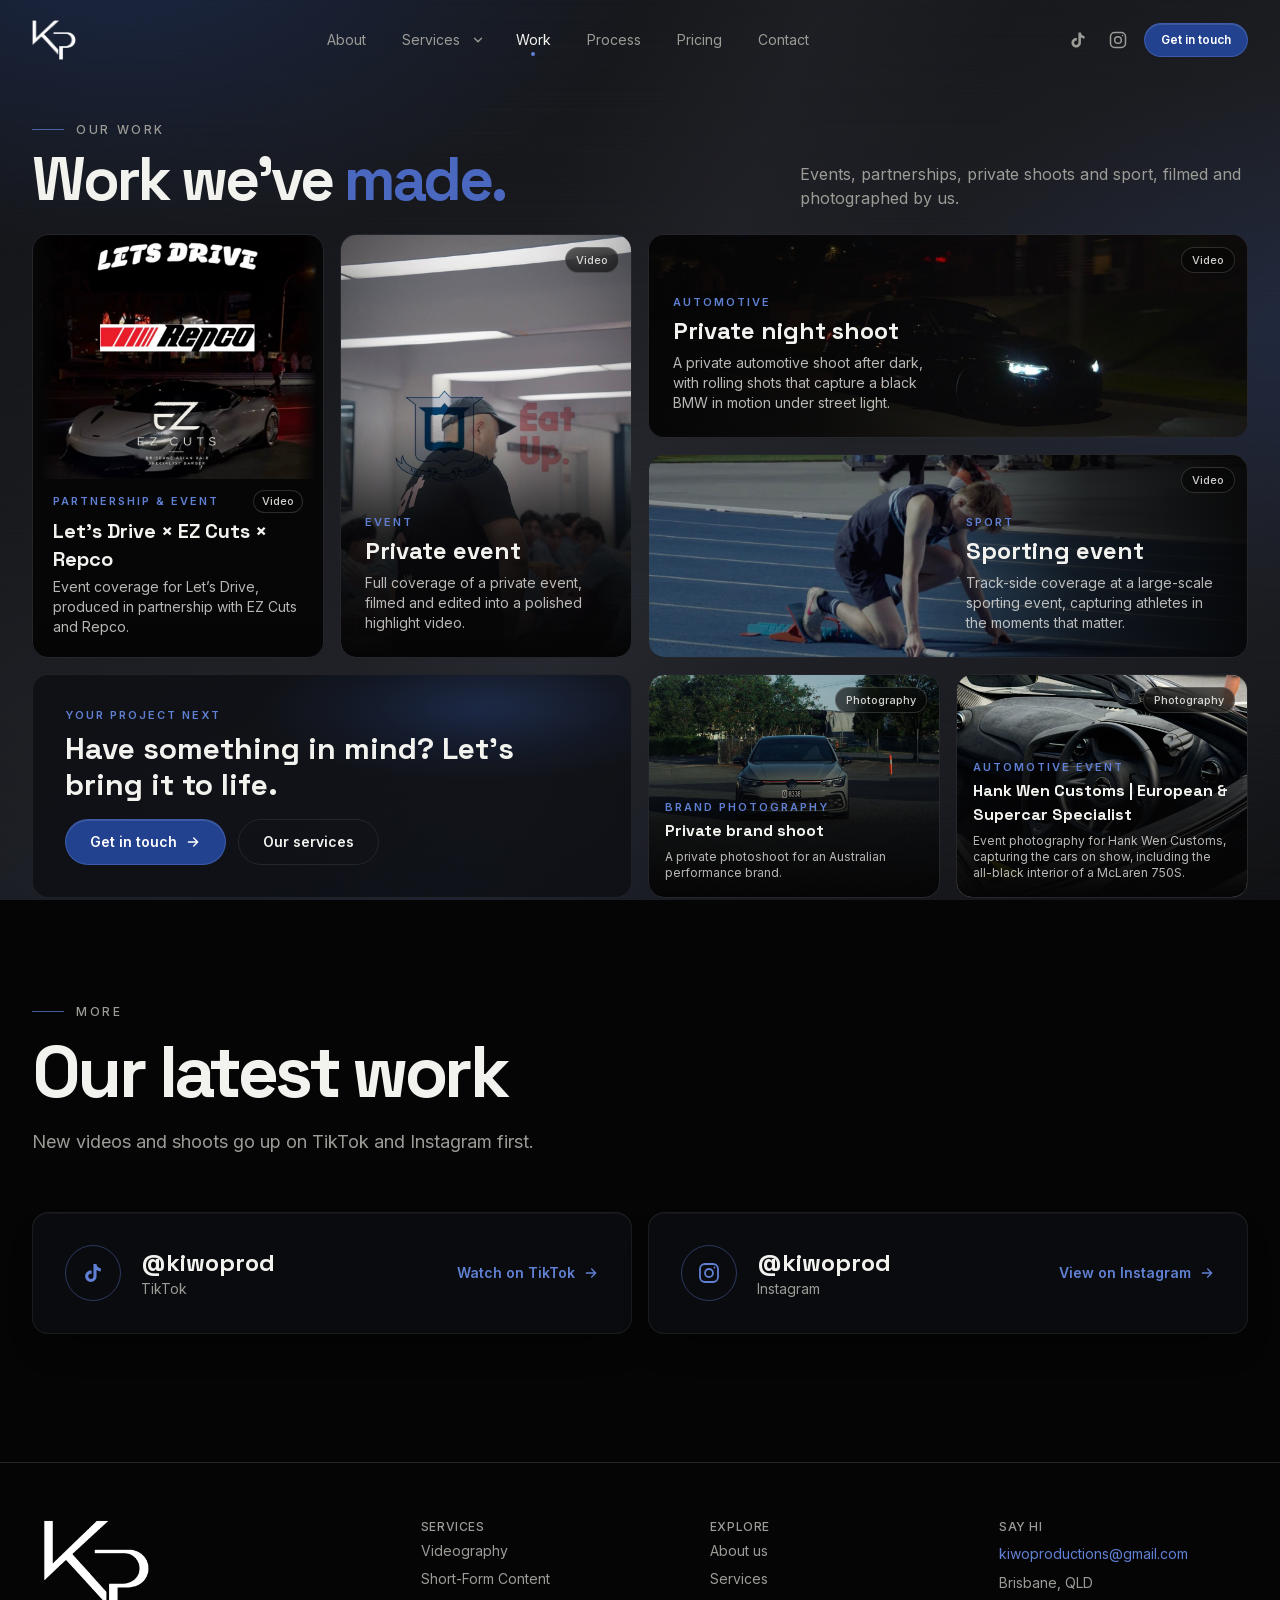
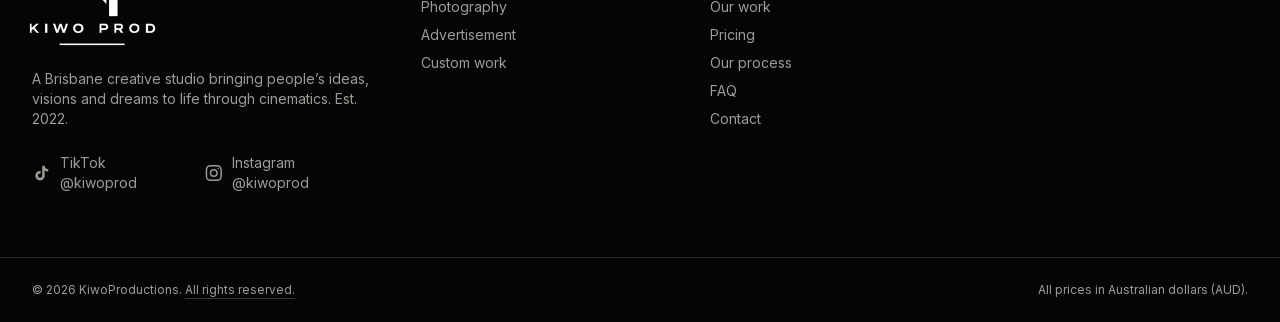
<file: work.html>
<!DOCTYPE html><html lang="en-AU" class="__variable_94deb5 __variable_d8ebd1"><head><meta charSet="utf-8"/><meta name="viewport" content="width=device-width, initial-scale=1"/><link rel="stylesheet" href="site.css"/><meta name="theme-color" content="#050506"/><meta name="color-scheme" content="dark"/><title>Our work | Kiwo Productions</title><meta name="description" content="Work by Kiwo Productions: event videos, brand partnerships, private car shoots and sport, filmed and photographed in Brisbane."/><meta property="og:title" content="Kiwo Productions | Your vision, our creation"/><meta property="og:description" content="Brisbane videography, photography and advertising. Est. 2022."/><meta property="og:site_name" content="Kiwo Productions"/><meta property="og:locale" content="en_AU"/><meta property="og:image:type" content="image/png"/><meta property="og:image:width" content="1200"/><meta property="og:image:height" content="630"/><meta property="og:image" content="https://www.kiwoproductions.com.au/og-image.png"/><meta property="og:type" content="website"/><meta name="twitter:card" content="summary_large_image"/><meta name="twitter:title" content="Kiwo Productions | Your vision, our creation"/><meta name="twitter:description" content="Brisbane videography, photography and advertising. Est. 2022."/><meta name="twitter:image:type" content="image/png"/><meta name="twitter:image:width" content="1200"/><meta name="twitter:image:height" content="630"/><meta name="twitter:image" content="https://www.kiwoproductions.com.au/og-image.png"/><link rel="icon" href="icon.png" type="image/png" sizes="512x512"/><link rel="apple-touch-icon" href="apple-icon.png" type="image/png" sizes="180x180"/><script>document.documentElement.classList.add('js');setTimeout(function(){if(!window.kiwoReady)document.documentElement.classList.remove('js')},2500)</script><script src="site.js" defer></script></head><body><a href="#main" class="sr-only focus:not-sr-only focus:fixed focus:left-4 focus:top-4 focus:z-[100] focus:rounded-full focus:bg-accent-fill focus:text-white focus:px-4 focus:py-2 focus:text-ink">Skip to content</a><header class="fixed inset-x-0 top-0 z-50 transition-colors duration-300 border-b border-transparent"><div class="container-x flex h-16 items-center justify-between gap-4 md:h-20"><a class="group inline-flex shrink-0 items-center " aria-label="KiwoProductions home" href="index.html"><img alt="KIWO PROD" width="374" height="343" decoding="async" class="w-auto transition-transform duration-300 ease-out group-hover:scale-105 h-9 md:h-10" src="kiwo-mark.png"></a><nav class="hidden items-center gap-1 md:flex" aria-label="Main"><a class="relative rounded-full px-2.5 py-2 text-sm transition-colors lg:px-4 hover:text-fg text-muted" href="about.html">About</a><div class="relative"><div class="flex items-center"><a class="relative rounded-full py-2 pl-2.5 pr-1 text-sm transition-colors lg:pl-4 hover:text-fg text-muted" href="services.html">Services</a><button type="button" aria-expanded="false" aria-controls="services-menu" aria-label="Show services" class="mr-1 flex h-7 w-7 items-center justify-center rounded-full transition hover:text-fg text-muted"><svg viewBox="0 0 24 24" class="h-3.5 w-3.5 transition-transform " fill="none" stroke="currentColor" stroke-width="2.2" aria-hidden="true"><path d="m6 9 6 6 6-6" stroke-linecap="round" stroke-linejoin="round"></path></svg></button></div><div id="services-menu" hidden class="absolute left-1/2 top-full z-50 w-[22rem] -translate-x-1/2 pt-3"><div class="overflow-hidden rounded-2xl border border-white/[0.08] bg-obsidian/95 p-2 shadow-[0_24px_60px_-20px_rgba(0,0,0,0.9)] backdrop-blur-xl"><ul><li><a href="videography.html" class="block rounded-xl px-4 py-3 transition hover:bg-white/[0.04]"><span class="block font-display text-[15px] font-bold text-fg">Videography</span><span class="mt-0.5 block text-xs leading-snug text-muted">Brand films, YouTube, events, interviews and more. Planned, filmed and edited end to end.</span></a></li><li><a href="short-form-content.html" class="block rounded-xl px-4 py-3 transition hover:bg-white/[0.04]"><span class="block font-display text-[15px] font-bold text-fg">Short-Form Content</span><span class="mt-0.5 block text-xs leading-snug text-muted">TikToks, Reels and Shorts up to 60 seconds, filmed, edited and captioned to perform.</span></a></li><li><a href="photography.html" class="block rounded-xl px-4 py-3 transition hover:bg-white/[0.04]"><span class="block font-display text-[15px] font-bold text-fg">Photography</span><span class="mt-0.5 block text-xs leading-snug text-muted">Portraits, products, food, venues and events. Every photo edited and ready to post.</span></a></li><li><a href="advertisement.html" class="block rounded-xl px-4 py-3 transition hover:bg-white/[0.04]"><span class="block font-display text-[15px] font-bold text-fg">Advertisement</span><span class="mt-0.5 block text-xs leading-snug text-muted">Ad creative built to convert, for businesses of every kind and size.</span></a></li></ul><a href="services.html" class="mt-1 flex items-center justify-between rounded-xl border-t border-white/[0.06] px-4 py-3 text-sm font-semibold text-accent hover:bg-white/[0.04]">All services <span aria-hidden="true">→</span></a></div></div></div><a class="relative rounded-full px-2.5 py-2 text-sm transition-colors lg:px-4 hover:text-fg text-fg" href="work.html">Work<span class="absolute bottom-0.5 left-1/2 h-1 w-1 -translate-x-1/2 rounded-full bg-accent"></span></a><a class="relative rounded-full px-2.5 py-2 text-sm transition-colors lg:px-4 hover:text-fg text-muted" href="process.html">Process</a><a class="relative rounded-full px-2.5 py-2 text-sm transition-colors lg:px-4 hover:text-fg text-muted" href="pricing.html">Pricing</a><a class="relative rounded-full px-2.5 py-2 text-sm transition-colors lg:px-4 hover:text-fg text-muted" href="contact.html">Contact</a></nav><div class="flex items-center gap-2"><div class="flex items-center gap-1 hidden sm:flex md:hidden lg:flex"><a href="https://www.tiktok.com/@kiwoprod" target="_blank" rel="noopener noreferrer" class="inline-flex items-center gap-2 rounded-full p-2 text-muted transition hover:-translate-y-0.5 hover:text-accent" aria-label="KiwoProductions on TikTok"><svg viewBox="0 0 24 24" fill="currentColor" class="h-5 w-5" aria-hidden="true"><path d="M16.6 5.82A4.28 4.28 0 0 1 15.54 3h-3.09v12.4a2.59 2.59 0 0 1-2.59 2.5c-1.42 0-2.6-1.16-2.6-2.6 0-1.72 1.66-3.01 3.37-2.48V9.66c-3.45-.46-6.47 2.22-6.47 5.64 0 3.33 2.76 5.7 5.69 5.7 3.14 0 5.69-2.55 5.69-5.7V9.01a7.35 7.35 0 0 0 4.3 1.38V7.3s-1.88.09-3.24-1.48Z"></path></svg></a><a href="https://www.instagram.com/kiwoprod" target="_blank" rel="noopener noreferrer" class="inline-flex items-center gap-2 rounded-full p-2 text-muted transition hover:-translate-y-0.5 hover:text-accent" aria-label="KiwoProductions on Instagram"><svg viewBox="0 0 24 24" fill="none" stroke="currentColor" stroke-width="1.8" class="h-5 w-5" aria-hidden="true"><rect x="3" y="3" width="18" height="18" rx="5"></rect><circle cx="12" cy="12" r="4"></circle><circle cx="17.5" cy="6.5" r="0.9" fill="currentColor" stroke="none"></circle></svg></a></div><a class="btn-primary btn-sm hidden md:inline-flex" href="contact.html">Get in touch</a><button type="button" class="relative z-50 flex h-10 w-10 items-center justify-center rounded-full border border-line md:hidden" aria-expanded="false" aria-controls="mobile-menu" aria-label="Open menu"><span class="absolute h-0.5 w-4 bg-fg transition -translate-y-1"></span><span class="absolute h-0.5 w-4 bg-fg transition translate-y-1"></span></button></div></div></header><div id="mobile-menu" hidden class="fixed inset-x-0 bottom-0 top-16 z-40 flex flex-col overflow-y-auto bg-obsidian px-5 pb-10 pt-6 md:hidden"><nav class="flex flex-col" aria-label="Mobile"><div data-menu-item><a href="index.html" class="block border-b border-line py-4 font-display text-4xl font-bold tracking-tight">Home</a></div><div data-menu-item><a href="about.html" class="block border-b border-line py-4 font-display text-4xl font-bold tracking-tight">About</a></div><div data-menu-item><button type="button" aria-expanded="false" aria-controls="mobile-services" class="flex w-full items-center justify-between border-b border-line py-4 text-left font-display text-4xl font-bold tracking-tight">Services<svg viewBox="0 0 24 24" class="h-7 w-7 shrink-0 transition-transform duration-300 text-muted" fill="none" stroke="currentColor" stroke-width="2.2" aria-hidden="true"><path d="m6 9 6 6 6-6" stroke-linecap="round" stroke-linejoin="round"></path></svg></button><div id="mobile-services" hidden class="overflow-hidden"><ul class="border-b border-line py-2 pl-4"><li><a href="videography.html" class="flex items-center gap-3 py-2.5 font-display text-xl font-bold text-fg/80"><span class="h-1.5 w-1.5 rounded-full bg-accent" aria-hidden="true"></span>Videography</a></li><li><a href="short-form-content.html" class="flex items-center gap-3 py-2.5 font-display text-xl font-bold text-fg/80"><span class="h-1.5 w-1.5 rounded-full bg-accent" aria-hidden="true"></span>Short-Form Content</a></li><li><a href="photography.html" class="flex items-center gap-3 py-2.5 font-display text-xl font-bold text-fg/80"><span class="h-1.5 w-1.5 rounded-full bg-accent" aria-hidden="true"></span>Photography</a></li><li><a href="advertisement.html" class="flex items-center gap-3 py-2.5 font-display text-xl font-bold text-fg/80"><span class="h-1.5 w-1.5 rounded-full bg-accent" aria-hidden="true"></span>Advertisement</a></li><li><a href="services.html" class="flex items-center gap-3 py-2.5 text-sm font-semibold text-muted">All services <span aria-hidden="true">→</span></a></li></ul></div></div><div data-menu-item><a href="work.html" class="block border-b border-line py-4 font-display text-4xl font-bold tracking-tight text-accent">Work</a></div><div data-menu-item><a href="process.html" class="block border-b border-line py-4 font-display text-4xl font-bold tracking-tight">Process</a></div><div data-menu-item><a href="pricing.html" class="block border-b border-line py-4 font-display text-4xl font-bold tracking-tight">Pricing</a></div><div data-menu-item><a href="contact.html" class="block border-b border-line py-4 font-display text-4xl font-bold tracking-tight">Contact</a></div><div data-menu-item><a href="faq.html" class="block border-b border-line py-4 font-display text-4xl font-bold tracking-tight">FAQ</a></div></nav><div class="mt-8 flex flex-col gap-3"><a href="contact.html" class="btn-primary w-full py-4 text-base">Get in touch</a><a href="pricing.html" class="btn-ghost w-full py-4 text-base">See pricing</a><div class="flex items-center gap-1 justify-center pt-2">
<a href="https://www.tiktok.com/@kiwoprod" target="_blank" rel="noopener noreferrer" class="inline-flex items-center gap-2 rounded-full p-2 text-muted transition hover:-translate-y-0.5 hover:text-accent" aria-label="KiwoProductions on TikTok"><svg viewBox="0 0 24 24" fill="currentColor" class="h-5 w-5" aria-hidden="true"><path d="M16.6 5.82A4.28 4.28 0 0 1 15.54 3h-3.09v12.4a2.59 2.59 0 0 1-2.59 2.5c-1.42 0-2.6-1.16-2.6-2.6 0-1.72 1.66-3.01 3.37-2.48V9.66c-3.45-.46-6.47 2.22-6.47 5.64 0 3.33 2.76 5.7 5.69 5.7 3.14 0 5.69-2.55 5.69-5.7V9.01a7.35 7.35 0 0 0 4.3 1.38V7.3s-1.88.09-3.24-1.48Z"></path></svg><span class="text-sm">TikTok @kiwoprod</span></a>
<a href="https://www.instagram.com/kiwoprod" target="_blank" rel="noopener noreferrer" class="inline-flex items-center gap-2 rounded-full p-2 text-muted transition hover:-translate-y-0.5 hover:text-accent" aria-label="KiwoProductions on Instagram"><svg viewBox="0 0 24 24" fill="none" stroke="currentColor" stroke-width="1.8" class="h-5 w-5" aria-hidden="true"><rect x="3" y="3" width="18" height="18" rx="5"></rect><circle cx="12" cy="12" r="4"></circle><circle cx="17.5" cy="6.5" r="0.9" fill="currentColor" stroke="none"></circle></svg><span class="text-sm">Instagram @kiwoprod</span></a>
</div></div></div><main id="main" class="min-h-[70vh] pt-16 md:pt-20"><div><section class="container-x pb-6 pt-10 md:pt-8"><div data-anim style="--y:16px"><p class="eyebrow">Our work</p></div><div class="mt-3 flex flex-col justify-between gap-4 md:flex-row md:items-end" data-anim style="--y:16px"><h1 class="h-display text-5xl md:text-6xl">Work we’ve <span class="text-accent-deep">made.</span></h1><p class="max-w-md text-muted">Events, partnerships, private shoots and sport, filmed and photographed by us.</p></div></section><section class="container-x pb-24"><div class="grid auto-rows-[minmax(12rem,auto)] grid-cols-2 gap-3 sm:auto-rows-[minmax(16rem,auto)] md:gap-4 lg:grid-cols-4 lg:auto-rows-[minmax(clamp(11rem,calc((100svh-18rem)/3),22rem),auto)]"><div class="min-h-0 row-span-2 lg:col-start-1 lg:row-start-1" data-anim style="--y:28px"><div id="letsdrive-ezcuts" class="h-full scroll-mt-28"><figure class="group relative flex h-full min-h-0 flex-col overflow-hidden rounded-2xl border border-line bg-[#060607]"><div class="relative min-h-0 flex-1 overflow-hidden [container-type:size]"><img src="letsdrive-ezcuts.jpg" width="892" height="1600" alt="Let’s Drive × EZ Cuts × Repco: partnership &amp; event by Kiwo Productions" loading="eager" decoding="async" style="object-position:center 10%;max-width:none;width:calc(min(max(100cqw, 0.5575 * 100cqh), min(1.6129 * 100cqw, 1.1378 * 100cqh)));height:calc((min(max(100cqw, 0.5575 * 100cqh), min(1.6129 * 100cqw, 1.1378 * 100cqh))) * 1.7937);left:calc(50cqw - 0.5000 * min(max(100cqw, 0.5575 * 100cqh), min(1.6129 * 100cqw, 1.1378 * 100cqh)));top:calc(50cqh - 0.3750 * (min(max(100cqw, 0.5575 * 100cqh), min(1.6129 * 100cqw, 1.1378 * 100cqh))) * 1.7937);-webkit-mask-image:linear-gradient(to right, transparent, #000 7%, #000 93%, transparent), linear-gradient(to bottom, transparent, #000 5%, #000 92%, transparent);mask-image:linear-gradient(to right, transparent, #000 7%, #000 93%, transparent), linear-gradient(to bottom, transparent, #000 5%, #000 92%, transparent);-webkit-mask-composite:source-in;mask-composite:intersect" class="w-full transition duration-700 ease-out group-hover:scale-[1.03] absolute inset-0 h-full object-cover"></div><figcaption class="relative bg-gradient-to-b from-transparent to-obsidian/60 p-4 pt-2 md:p-5 md:pt-3"><div class="flex items-center justify-between gap-2"><p class="text-[10px] font-semibold uppercase tracking-[0.18em] text-accent md:text-[11px]">Partnership &amp; event</p><span class="shrink-0 rounded-full border border-white/15 bg-obsidian/60 px-2 py-0.5 text-[10px] font-medium text-fg/85 md:text-[11px]">Video</span></div><p class="mt-1 font-display text-lg font-bold leading-tight md:text-xl">Let’s Drive × EZ Cuts × Repco</p><p class="mt-1 text-xs leading-relaxed text-fg/75 md:text-sm lg:text-xs xl:text-sm">Event coverage for Let’s Drive, produced in partnership with EZ Cuts and Repco.</p></figcaption></figure></div></div><div class="min-h-0 row-span-2 lg:col-start-2 lg:row-start-1" data-anim style="--y:28px"><div id="private-event" class="h-full scroll-mt-28"><figure class="group relative flex h-full min-h-0 flex-col justify-end overflow-hidden rounded-2xl border border-line bg-ink-700"><div class="absolute inset-0 overflow-hidden [container-type:size]"><img src="private-event.jpg" width="894" height="1600" alt="Private event: event by Kiwo Productions" loading="eager" decoding="async" style="object-position:center 60%" class="w-full transition duration-700 ease-out group-hover:scale-[1.03] absolute inset-0 h-full object-cover"></div><figcaption class="relative bg-gradient-to-t from-obsidian via-obsidian/80 to-transparent p-4 pt-20 md:p-6 md:pt-24  "><p class="text-[10px] font-semibold uppercase tracking-[0.18em] text-accent md:text-[11px]">Event</p><p class="mt-1 font-display text-lg font-bold leading-tight md:text-2xl ">Private event</p><p class="mt-1.5 text-xs leading-relaxed text-fg/75 md:text-sm ">Full coverage of a private event, filmed and edited into a polished highlight video.</p></figcaption><span class="absolute right-3 top-3 rounded-full border border-white/15 bg-obsidian/60 px-2.5 py-1 text-[11px] font-medium text-fg/85 backdrop-blur">Video</span></figure></div></div><div class="min-h-0 row-span-2 lg:row-span-1 lg:col-start-3 lg:row-start-3" data-anim style="--y:28px"><div id="gti-private-shoot" class="h-full scroll-mt-28"><figure class="group relative flex h-full min-h-0 flex-col justify-end overflow-hidden rounded-2xl border border-line bg-ink-700"><div class="absolute inset-0 overflow-hidden [container-type:size]"><img src="gti-private-shoot.jpg" width="1066" height="1600" alt="Private brand shoot: brand photography by Kiwo Productions" loading="eager" decoding="async" style="object-position:center 58%" class="w-full transition duration-700 ease-out group-hover:scale-[1.03] absolute inset-0 h-full object-cover"></div><figcaption class="relative bg-gradient-to-t from-obsidian via-obsidian/80 to-transparent p-4 pt-20 md:p-6 md:pt-24 lg:p-4 lg:pt-12 "><p class="text-[10px] font-semibold uppercase tracking-[0.18em] text-accent md:text-[11px]">Brand photography</p><p class="mt-1 font-display text-lg font-bold leading-tight md:text-2xl lg:text-base">Private brand shoot</p><p class="mt-1.5 text-xs leading-relaxed text-fg/75 md:text-sm lg:text-xs">A private photoshoot for an Australian performance brand.</p></figcaption><span class="absolute right-3 top-3 rounded-full border border-white/15 bg-obsidian/60 px-2.5 py-1 text-[11px] font-medium text-fg/85 backdrop-blur">Photography</span></figure></div></div><div class="min-h-0 row-span-2 lg:row-span-1 lg:col-start-4 lg:row-start-3" data-anim style="--y:28px"><div id="mclaren-750s-event" class="h-full scroll-mt-28"><figure class="group relative flex h-full min-h-0 flex-col justify-end overflow-hidden rounded-2xl border border-line bg-ink-700"><div class="absolute inset-0 overflow-hidden [container-type:size]"><img src="mclaren-750s-event.jpg" width="1200" height="1600" alt="Hank Wen Customs | European &amp; Supercar Specialist: automotive event by Kiwo Productions" loading="eager" decoding="async" style="object-position:center 65%;max-width:none;width:calc(max(1.0526 * 100cqw, 1.1538 * 100cqh));height:calc((max(1.0526 * 100cqw, 1.1538 * 100cqh)) * 1.3333);left:clamp(calc(100cqw - max(1.0526 * 100cqw, 1.1538 * 100cqh)), calc(50cqw - 0.525 * max(1.0526 * 100cqw, 1.1538 * 100cqh)), 0px);top:clamp(calc(100cqh - (max(1.0526 * 100cqw, 1.1538 * 100cqh)) * 1.3333), calc(50cqh - 0.675 * (max(1.0526 * 100cqw, 1.1538 * 100cqh)) * 1.3333), 0px)" class="w-full transition duration-700 ease-out group-hover:scale-[1.03] absolute inset-0 h-full object-cover"></div><figcaption class="relative bg-gradient-to-t from-obsidian via-obsidian/80 to-transparent p-4 pt-20 md:p-6 md:pt-24 lg:p-4 lg:pt-12 "><p class="text-[10px] font-semibold uppercase tracking-[0.18em] text-accent md:text-[11px]">Automotive event</p><p class="mt-1 font-display text-lg font-bold leading-tight md:text-2xl lg:text-base">Hank Wen Customs | European &amp; Supercar Specialist</p><p class="mt-1.5 text-xs leading-relaxed text-fg/75 md:text-sm lg:text-xs">Event photography for Hank Wen Customs, capturing the cars on show, including the all-black interior of a McLaren 750S.</p></figcaption><span class="absolute right-3 top-3 rounded-full border border-white/15 bg-obsidian/60 px-2.5 py-1 text-[11px] font-medium text-fg/85 backdrop-blur">Photography</span></figure></div></div><div class="min-h-0 col-span-2 lg:col-start-3 lg:row-start-1" data-anim style="--y:28px"><div id="bmw-night-shoot" class="h-full scroll-mt-28"><figure class="group relative flex h-full min-h-0 flex-col justify-end overflow-hidden rounded-2xl border border-line bg-ink-700"><div class="absolute inset-0 overflow-hidden [container-type:size]"><img src="bmw-night-shoot.jpg" width="1600" height="878" alt="Private night shoot: automotive by Kiwo Productions" loading="lazy" decoding="async" style="object-position:64% 72%" class="w-full transition duration-700 ease-out group-hover:scale-[1.03] absolute inset-0 h-full object-cover"></div><figcaption class="relative bg-gradient-to-t from-obsidian via-obsidian/80 to-transparent p-4 pt-20 md:p-6 md:pt-24  lg:flex lg:w-[55%] lg:flex-1 lg:flex-col lg:justify-end lg:from-obsidian/95 lg:via-obsidian/70 lg:pt-6 lg:self-start lg:bg-gradient-to-r lg:pr-12"><p class="text-[10px] font-semibold uppercase tracking-[0.18em] text-accent md:text-[11px]">Automotive</p><p class="mt-1 font-display text-lg font-bold leading-tight md:text-2xl ">Private night shoot</p><p class="mt-1.5 text-xs leading-relaxed text-fg/75 md:text-sm ">A private automotive shoot after dark, with rolling shots that capture a black BMW in motion under street light.</p></figcaption><span class="absolute right-3 top-3 rounded-full border border-white/15 bg-obsidian/60 px-2.5 py-1 text-[11px] font-medium text-fg/85 backdrop-blur">Video</span></figure></div></div><div class="min-h-0 col-span-2 lg:col-start-3 lg:row-start-2" data-anim style="--y:28px"><div id="sporting-event" class="h-full scroll-mt-28"><figure class="group relative flex h-full min-h-0 flex-col justify-end overflow-hidden rounded-2xl border border-line bg-ink-700"><div class="absolute inset-0 overflow-hidden [container-type:size]"><img src="sporting-event.jpg" width="1600" height="898" alt="Sporting event: sport by Kiwo Productions" loading="lazy" decoding="async" style="object-position:42% 62%" class="w-full transition duration-700 ease-out group-hover:scale-[1.03] absolute inset-0 h-full object-cover"></div><figcaption class="relative bg-gradient-to-t from-obsidian via-obsidian/80 to-transparent p-4 pt-20 md:p-6 md:pt-24  lg:flex lg:w-[55%] lg:flex-1 lg:flex-col lg:justify-end lg:from-obsidian/95 lg:via-obsidian/70 lg:pt-6 lg:self-end lg:bg-gradient-to-l lg:pl-12"><p class="text-[10px] font-semibold uppercase tracking-[0.18em] text-accent md:text-[11px]">Sport</p><p class="mt-1 font-display text-lg font-bold leading-tight md:text-2xl ">Sporting event</p><p class="mt-1.5 text-xs leading-relaxed text-fg/75 md:text-sm ">Track-side coverage at a large-scale sporting event, capturing athletes in the moments that matter.</p></figcaption><span class="absolute right-3 top-3 rounded-full border border-white/15 bg-obsidian/60 px-2.5 py-1 text-[11px] font-medium text-fg/85 backdrop-blur">Video</span></figure></div></div><div class="col-span-2 min-h-0 lg:col-start-1 lg:row-start-3" data-anim style="--y:28px"><div class="relative flex h-full flex-col justify-between overflow-hidden rounded-2xl border border-white/[0.07] bg-[#0B0C10]/70 p-6 md:p-8 lg:p-6 xl:p-8"><div class="hero-glow pointer-events-none absolute inset-0" aria-hidden="true"></div><div class="relative"><p class="text-[11px] font-semibold uppercase tracking-[0.18em] text-accent">Your project next</p><p class="mt-2 font-display text-2xl font-bold leading-tight md:text-3xl lg:text-2xl xl:text-3xl">Have something in mind? Let’s bring it to life.</p></div><div class="relative mt-5 flex flex-wrap gap-3 lg:mt-4"><a class="btn-primary" href="contact.html">Get in touch <svg viewBox="0 0 24 24" fill="none" stroke="currentColor" stroke-width="2" class="h-4 w-4" aria-hidden="true"><path d="M5 12h14M13 6l6 6-6 6" stroke-linecap="round" stroke-linejoin="round"></path></svg></a><a class="btn-ghost" href="services.html">Our services</a></div></div></div></div></section><section class="container-x pb-24 md:pb-32"><div class="mb-10 md:mb-14 max-w-3xl" data-anim style="--y:28px"><p class="eyebrow">More</p><h2 class="h-display mt-4 text-5xl md:text-7xl">Our latest work</h2><p class="mt-5 text-lg text-muted">New videos and shoots go up on TikTok and Instagram first.</p></div><div data-anim style="--y:28px"><div class="grid gap-4 md:grid-cols-2"><a href="https://www.tiktok.com/@kiwoprod" target="_blank" rel="noopener noreferrer" class="card card-hover group flex items-center justify-between gap-6 p-6 md:p-8"><span class="flex items-center gap-5"><span class="flex h-14 w-14 shrink-0 items-center justify-center rounded-full border border-accent/40 text-accent"><svg viewBox="0 0 24 24" fill="currentColor" class="h-6 w-6" aria-hidden="true"><path d="M16.6 5.82A4.28 4.28 0 0 1 15.54 3h-3.09v12.4a2.59 2.59 0 0 1-2.59 2.5c-1.42 0-2.6-1.16-2.6-2.6 0-1.72 1.66-3.01 3.37-2.48V9.66c-3.45-.46-6.47 2.22-6.47 5.64 0 3.33 2.76 5.7 5.69 5.7 3.14 0 5.69-2.55 5.69-5.7V9.01a7.35 7.35 0 0 0 4.3 1.38V7.3s-1.88.09-3.24-1.48Z"></path></svg></span><span><span class="block font-display text-2xl font-semibold">@kiwoprod</span><span class="block text-sm text-muted">TikTok</span></span></span><span class="hidden items-center gap-2 text-sm font-semibold text-accent sm:inline-flex">Watch on TikTok <svg viewBox="0 0 24 24" fill="none" stroke="currentColor" stroke-width="2" class="h-4 w-4 transition-transform group-hover:translate-x-1" aria-hidden="true"><path d="M5 12h14M13 6l6 6-6 6" stroke-linecap="round" stroke-linejoin="round"></path></svg></span></a><a href="https://www.instagram.com/kiwoprod" target="_blank" rel="noopener noreferrer" class="card card-hover group flex items-center justify-between gap-6 p-6 md:p-8"><span class="flex items-center gap-5"><span class="flex h-14 w-14 shrink-0 items-center justify-center rounded-full border border-accent/40 text-accent"><svg viewBox="0 0 24 24" fill="none" stroke="currentColor" stroke-width="1.8" class="h-6 w-6" aria-hidden="true"><rect x="3" y="3" width="18" height="18" rx="5"></rect><circle cx="12" cy="12" r="4"></circle><circle cx="17.5" cy="6.5" r="0.9" fill="currentColor" stroke="none"></circle></svg></span><span><span class="block font-display text-2xl font-semibold">@kiwoprod</span><span class="block text-sm text-muted">Instagram</span></span></span><span class="hidden items-center gap-2 text-sm font-semibold text-accent sm:inline-flex">View on Instagram <svg viewBox="0 0 24 24" fill="none" stroke="currentColor" stroke-width="2" class="h-4 w-4 transition-transform group-hover:translate-x-1" aria-hidden="true"><path d="M5 12h14M13 6l6 6-6 6" stroke-linecap="round" stroke-linejoin="round"></path></svg></span></a></div></div></section></div></main><footer class="border-t border-line"><div class="container-x grid gap-10 py-14 sm:grid-cols-2 lg:grid-cols-[1.4fr_1fr_1fr_1fr]"><div class="space-y-4"><a class="group inline-flex shrink-0 items-center -ml-1" aria-label="KiwoProductions home" href="index.html"><img alt="KIWO PROD" loading="lazy" width="449" height="444" decoding="async" class="w-auto transition-transform duration-300 ease-out group-hover:scale-105 h-28 md:h-32" src="kiwo-logo.png"></a><p class="max-w-sm text-sm text-muted">A Brisbane creative studio bringing people’s ideas, visions and dreams to life through cinematics. Est. 2022.</p><div class="flex items-center gap-1 -ml-2"><a href="https://www.tiktok.com/@kiwoprod" target="_blank" rel="noopener noreferrer" class="inline-flex items-center gap-2 rounded-full p-2 text-muted transition hover:-translate-y-0.5 hover:text-accent" aria-label="KiwoProductions on TikTok"><svg viewBox="0 0 24 24" fill="currentColor" class="h-5 w-5" aria-hidden="true"><path d="M16.6 5.82A4.28 4.28 0 0 1 15.54 3h-3.09v12.4a2.59 2.59 0 0 1-2.59 2.5c-1.42 0-2.6-1.16-2.6-2.6 0-1.72 1.66-3.01 3.37-2.48V9.66c-3.45-.46-6.47 2.22-6.47 5.64 0 3.33 2.76 5.7 5.69 5.7 3.14 0 5.69-2.55 5.69-5.7V9.01a7.35 7.35 0 0 0 4.3 1.38V7.3s-1.88.09-3.24-1.48Z"></path></svg><span class="text-sm">TikTok @kiwoprod</span></a><a href="https://www.instagram.com/kiwoprod" target="_blank" rel="noopener noreferrer" class="inline-flex items-center gap-2 rounded-full p-2 text-muted transition hover:-translate-y-0.5 hover:text-accent" aria-label="KiwoProductions on Instagram"><svg viewBox="0 0 24 24" fill="none" stroke="currentColor" stroke-width="1.8" class="h-5 w-5" aria-hidden="true"><rect x="3" y="3" width="18" height="18" rx="5"></rect><circle cx="12" cy="12" r="4"></circle><circle cx="17.5" cy="6.5" r="0.9" fill="currentColor" stroke="none"></circle></svg><span class="text-sm">Instagram @kiwoprod</span></a></div></div><div><p class="label">Services</p><ul class="space-y-2 text-sm"><li><a class="text-muted transition hover:text-accent" href="videography.html">Videography</a></li><li><a class="text-muted transition hover:text-accent" href="short-form-content.html">Short-Form Content</a></li><li><a class="text-muted transition hover:text-accent" href="photography.html">Photography</a></li><li><a class="text-muted transition hover:text-accent" href="advertisement.html">Advertisement</a></li><li><a class="text-muted transition hover:text-accent" href="contact.html?type=quote#enquiry-form">Custom work</a></li></ul></div><div><p class="label">Explore</p><ul class="space-y-2 text-sm"><li><a class="text-muted transition hover:text-accent" href="about.html">About us</a></li><li><a class="text-muted transition hover:text-accent" href="services.html">Services</a></li><li><a class="text-muted transition hover:text-accent" href="work.html">Our work</a></li><li><a class="text-muted transition hover:text-accent" href="pricing.html">Pricing</a></li><li><a class="text-muted transition hover:text-accent" href="process.html">Our process</a></li><li><a class="text-muted transition hover:text-accent" href="faq.html">FAQ</a></li><li><a class="text-muted transition hover:text-accent" href="contact.html">Contact</a></li></ul></div><div><p class="label">Say hi</p><a href="mailto:kiwoproductions@gmail.com" class="link break-all text-sm">kiwoproductions@gmail.com</a><p class="mt-2 text-sm text-muted">Brisbane, QLD</p></div></div><div class="container-x flex flex-col gap-2 border-t border-line py-6 text-xs text-muted sm:flex-row sm:justify-between"><p>© 2026 KiwoProductions. <a class="underline decoration-white/20 underline-offset-4 transition hover:text-accent hover:decoration-accent" href="legal.html">All rights reserved.</a></p><p>All prices in Australian dollars (AUD).</p></div></footer></body></html>
</file>
<file: site.css>
@font-face{font-family:Space Grotesk;font-style:normal;font-weight:500;font-display:swap;src:url(e1aab0933260df4d-s.woff2) format("woff2");unicode-range:u+0102-0103,u+0110-0111,u+0128-0129,u+0168-0169,u+01a0-01a1,u+01af-01b0,u+0300-0301,u+0303-0304,u+0308-0309,u+0323,u+0329,u+1ea0-1ef9,u+20ab}@font-face{font-family:Space Grotesk;font-style:normal;font-weight:500;font-display:swap;src:url(b7387a63dd068245-s.woff2) format("woff2");unicode-range:u+0100-02ba,u+02bd-02c5,u+02c7-02cc,u+02ce-02d7,u+02dd-02ff,u+0304,u+0308,u+0329,u+1d00-1dbf,u+1e00-1e9f,u+1ef2-1eff,u+2020,u+20a0-20ab,u+20ad-20c4,u+2113,u+2c60-2c7f,u+a720-a7ff}@font-face{font-family:Space Grotesk;font-style:normal;font-weight:500;font-display:swap;src:url(36966cca54120369-s.p.woff2) format("woff2");unicode-range:u+00??,u+0131,u+0152-0153,u+02bb-02bc,u+02c6,u+02da,u+02dc,u+0304,u+0308,u+0329,u+2000-206f,u+20ac,u+2122,u+2191,u+2193,u+2212,u+2215,u+feff,u+fffd}@font-face{font-family:Space Grotesk;font-style:normal;font-weight:700;font-display:swap;src:url(e1aab0933260df4d-s.woff2) format("woff2");unicode-range:u+0102-0103,u+0110-0111,u+0128-0129,u+0168-0169,u+01a0-01a1,u+01af-01b0,u+0300-0301,u+0303-0304,u+0308-0309,u+0323,u+0329,u+1ea0-1ef9,u+20ab}@font-face{font-family:Space Grotesk;font-style:normal;font-weight:700;font-display:swap;src:url(b7387a63dd068245-s.woff2) format("woff2");unicode-range:u+0100-02ba,u+02bd-02c5,u+02c7-02cc,u+02ce-02d7,u+02dd-02ff,u+0304,u+0308,u+0329,u+1d00-1dbf,u+1e00-1e9f,u+1ef2-1eff,u+2020,u+20a0-20ab,u+20ad-20c4,u+2113,u+2c60-2c7f,u+a720-a7ff}@font-face{font-family:Space Grotesk;font-style:normal;font-weight:700;font-display:swap;src:url(36966cca54120369-s.p.woff2) format("woff2");unicode-range:u+00??,u+0131,u+0152-0153,u+02bb-02bc,u+02c6,u+02da,u+02dc,u+0304,u+0308,u+0329,u+2000-206f,u+20ac,u+2122,u+2191,u+2193,u+2212,u+2215,u+feff,u+fffd}@font-face{font-family:Space Grotesk Fallback;src:local("Arial");ascent-override:89.71%;descent-override:26.62%;line-gap-override:0.00%;size-adjust:109.69%}.__className_94deb5{font-family:Space Grotesk,Space Grotesk Fallback;font-style:normal}.__variable_94deb5{--font-display:"Space Grotesk","Space Grotesk Fallback"}@font-face{font-family:Inter;font-style:normal;font-weight:100 900;font-display:swap;src:url(ba9851c3c22cd980-s.woff2) format("woff2");unicode-range:u+0460-052f,u+1c80-1c8a,u+20b4,u+2de0-2dff,u+a640-a69f,u+fe2e-fe2f}@font-face{font-family:Inter;font-style:normal;font-weight:100 900;font-display:swap;src:url(21350d82a1f187e9-s.woff2) format("woff2");unicode-range:u+0301,u+0400-045f,u+0490-0491,u+04b0-04b1,u+2116}@font-face{font-family:Inter;font-style:normal;font-weight:100 900;font-display:swap;src:url(c5fe6dc8356a8c31-s.woff2) format("woff2");unicode-range:u+1f??}@font-face{font-family:Inter;font-style:normal;font-weight:100 900;font-display:swap;src:url(19cfc7226ec3afaa-s.woff2) format("woff2");unicode-range:u+0370-0377,u+037a-037f,u+0384-038a,u+038c,u+038e-03a1,u+03a3-03ff}@font-face{font-family:Inter;font-style:normal;font-weight:100 900;font-display:swap;src:url(df0a9ae256c0569c-s.woff2) format("woff2");unicode-range:u+0102-0103,u+0110-0111,u+0128-0129,u+0168-0169,u+01a0-01a1,u+01af-01b0,u+0300-0301,u+0303-0304,u+0308-0309,u+0323,u+0329,u+1ea0-1ef9,u+20ab}@font-face{font-family:Inter;font-style:normal;font-weight:100 900;font-display:swap;src:url(8e9860b6e62d6359-s.woff2) format("woff2");unicode-range:u+0100-02ba,u+02bd-02c5,u+02c7-02cc,u+02ce-02d7,u+02dd-02ff,u+0304,u+0308,u+0329,u+1d00-1dbf,u+1e00-1e9f,u+1ef2-1eff,u+2020,u+20a0-20ab,u+20ad-20c4,u+2113,u+2c60-2c7f,u+a720-a7ff}@font-face{font-family:Inter;font-style:normal;font-weight:100 900;font-display:swap;src:url(e4af272ccee01ff0-s.p.woff2) format("woff2");unicode-range:u+00??,u+0131,u+0152-0153,u+02bb-02bc,u+02c6,u+02da,u+02dc,u+0304,u+0308,u+0329,u+2000-206f,u+20ac,u+2122,u+2191,u+2193,u+2212,u+2215,u+feff,u+fffd}@font-face{font-family:Inter Fallback;src:local("Arial");ascent-override:90.44%;descent-override:22.52%;line-gap-override:0.00%;size-adjust:107.12%}.__className_d8ebd1{font-family:Inter,Inter Fallback;font-style:normal}.__variable_d8ebd1{--font-sans:"Inter","Inter Fallback"}*,:after,:before{--tw-border-spacing-x:0;--tw-border-spacing-y:0;--tw-translate-x:0;--tw-translate-y:0;--tw-rotate:0;--tw-skew-x:0;--tw-skew-y:0;--tw-scale-x:1;--tw-scale-y:1;--tw-pan-x: ;--tw-pan-y: ;--tw-pinch-zoom: ;--tw-scroll-snap-strictness:proximity;--tw-gradient-from-position: ;--tw-gradient-via-position: ;--tw-gradient-to-position: ;--tw-ordinal: ;--tw-slashed-zero: ;--tw-numeric-figure: ;--tw-numeric-spacing: ;--tw-numeric-fraction: ;--tw-ring-inset: ;--tw-ring-offset-width:0px;--tw-ring-offset-color:#fff;--tw-ring-color:rgb(59 130 246/0.5);--tw-ring-offset-shadow:0 0 #0000;--tw-ring-shadow:0 0 #0000;--tw-shadow:0 0 #0000;--tw-shadow-colored:0 0 #0000;--tw-blur: ;--tw-brightness: ;--tw-contrast: ;--tw-grayscale: ;--tw-hue-rotate: ;--tw-invert: ;--tw-saturate: ;--tw-sepia: ;--tw-drop-shadow: ;--tw-backdrop-blur: ;--tw-backdrop-brightness: ;--tw-backdrop-contrast: ;--tw-backdrop-grayscale: ;--tw-backdrop-hue-rotate: ;--tw-backdrop-invert: ;--tw-backdrop-opacity: ;--tw-backdrop-saturate: ;--tw-backdrop-sepia: ;--tw-contain-size: ;--tw-contain-layout: ;--tw-contain-paint: ;--tw-contain-style: }::backdrop{--tw-border-spacing-x:0;--tw-border-spacing-y:0;--tw-translate-x:0;--tw-translate-y:0;--tw-rotate:0;--tw-skew-x:0;--tw-skew-y:0;--tw-scale-x:1;--tw-scale-y:1;--tw-pan-x: ;--tw-pan-y: ;--tw-pinch-zoom: ;--tw-scroll-snap-strictness:proximity;--tw-gradient-from-position: ;--tw-gradient-via-position: ;--tw-gradient-to-position: ;--tw-ordinal: ;--tw-slashed-zero: ;--tw-numeric-figure: ;--tw-numeric-spacing: ;--tw-numeric-fraction: ;--tw-ring-inset: ;--tw-ring-offset-width:0px;--tw-ring-offset-color:#fff;--tw-ring-color:rgb(59 130 246/0.5);--tw-ring-offset-shadow:0 0 #0000;--tw-ring-shadow:0 0 #0000;--tw-shadow:0 0 #0000;--tw-shadow-colored:0 0 #0000;--tw-blur: ;--tw-brightness: ;--tw-contrast: ;--tw-grayscale: ;--tw-hue-rotate: ;--tw-invert: ;--tw-saturate: ;--tw-sepia: ;--tw-drop-shadow: ;--tw-backdrop-blur: ;--tw-backdrop-brightness: ;--tw-backdrop-contrast: ;--tw-backdrop-grayscale: ;--tw-backdrop-hue-rotate: ;--tw-backdrop-invert: ;--tw-backdrop-opacity: ;--tw-backdrop-saturate: ;--tw-backdrop-sepia: ;--tw-contain-size: ;--tw-contain-layout: ;--tw-contain-paint: ;--tw-contain-style: }/*
! tailwindcss v3.4.19 | MIT License | https://tailwindcss.com
*/*,:after,:before{box-sizing:border-box;border:0 solid #e5e7eb}:after,:before{--tw-content:""}:host,html{line-height:1.5;-webkit-text-size-adjust:100%;-moz-tab-size:4;-o-tab-size:4;tab-size:4;font-family:var(--font-sans),system-ui,sans-serif;font-feature-settings:normal;font-variation-settings:normal;-webkit-tap-highlight-color:transparent}body{margin:0;line-height:inherit}hr{height:0;color:inherit;border-top-width:1px}abbr:where([title]){-webkit-text-decoration:underline dotted;text-decoration:underline dotted}h1,h2,h3,h4,h5,h6{font-size:inherit;font-weight:inherit}a{color:inherit;text-decoration:inherit}b,strong{font-weight:bolder}code,kbd,pre,samp{font-family:ui-monospace,SFMono-Regular,Menlo,Monaco,Consolas,Liberation Mono,Courier New,monospace;font-feature-settings:normal;font-variation-settings:normal;font-size:1em}small{font-size:80%}sub,sup{font-size:75%;line-height:0;position:relative;vertical-align:baseline}sub{bottom:-.25em}sup{top:-.5em}table{text-indent:0;border-color:inherit;border-collapse:collapse}button,input,optgroup,select,textarea{font-family:inherit;font-feature-settings:inherit;font-variation-settings:inherit;font-size:100%;font-weight:inherit;line-height:inherit;letter-spacing:inherit;color:inherit;margin:0;padding:0}button,select{text-transform:none}button,input:where([type=button]),input:where([type=reset]),input:where([type=submit]){-webkit-appearance:button;background-color:transparent;background-image:none}:-moz-focusring{outline:auto}:-moz-ui-invalid{box-shadow:none}progress{vertical-align:baseline}::-webkit-inner-spin-button,::-webkit-outer-spin-button{height:auto}[type=search]{-webkit-appearance:textfield;outline-offset:-2px}::-webkit-search-decoration{-webkit-appearance:none}::-webkit-file-upload-button{-webkit-appearance:button;font:inherit}summary{display:list-item}blockquote,dd,dl,figure,h1,h2,h3,h4,h5,h6,hr,p,pre{margin:0}fieldset{margin:0}fieldset,legend{padding:0}menu,ol,ul{list-style:none;margin:0;padding:0}dialog{padding:0}textarea{resize:vertical}input::-moz-placeholder,textarea::-moz-placeholder{opacity:1;color:#9ca3af}input::placeholder,textarea::placeholder{opacity:1;color:#9ca3af}[role=button],button{cursor:pointer}:disabled{cursor:default}audio,canvas,embed,iframe,img,object,svg,video{display:block;vertical-align:middle}img,video{max-width:100%;height:auto}[hidden]:where(:not([hidden=until-found])){display:none}:root{color-scheme:dark}html{--tw-bg-opacity:1;background-color:rgb(5 5 6/var(--tw-bg-opacity,1));-webkit-font-smoothing:antialiased;-moz-osx-font-smoothing:grayscale;-webkit-tap-highlight-color:transparent}body,html{--tw-text-opacity:1;color:rgb(242 242 238/var(--tw-text-opacity,1))}body{min-height:100vh;background-color:transparent;font-family:var(--font-sans),system-ui,sans-serif;text-rendering:optimizeLegibility}body:after,body:before{content:"";position:fixed;inset:0;z-index:-1;pointer-events:none}body:before{background:radial-gradient(130% 95% at 50% 40%,transparent 55%,rgba(0,0,0,.45) 100%),linear-gradient(112deg,transparent 38%,rgba(190,205,235,.035) 50%,transparent 62%),radial-gradient(62% 48% at 8% -6%,rgba(36,70,145,.36),transparent 70%),radial-gradient(46% 42% at 104% 38%,rgba(28,56,120,.27),transparent 72%),radial-gradient(58% 44% at 28% 112%,rgba(20,42,96,.3),transparent 72%),linear-gradient(155deg,#0E0F12,#14151A 34%,#1D1F25 60%,#16171C 82%,#0F1013)}body:after{opacity:.042;background-image:url("data:image/svg+xml;utf8,<svg xmlns='http://www.w3.org/2000/svg' width='1200' height='600'><filter id='b' x='0' y='0'><feTurbulence type='fractalNoise' baseFrequency='0.0025 0.8' numOctaves='3' seed='7' stitchTiles='stitch'/><feColorMatrix type='saturate' values='0'/></filter><rect width='100%' height='100%' filter='url(%23b)' opacity='0.8'/></svg>"),url("data:image/svg+xml;utf8,<svg xmlns='http://www.w3.org/2000/svg' width='220' height='220'><filter id='g' x='0' y='0'><feTurbulence type='fractalNoise' baseFrequency='0.9' numOctaves='2' seed='3' stitchTiles='stitch'/><feColorMatrix type='saturate' values='0'/></filter><rect width='100%' height='100%' filter='url(%23g)' opacity='0.55'/></svg>");background-size:1200px 600px,220px 220px;mix-blend-mode:screen}h1 em,h2 em,h3 em,h4 em{font-style:normal}h1,h2,h3,h4{font-family:var(--font-display),system-ui,sans-serif;letter-spacing:-.025em}.font-display em,blockquote em,h1 em,h2 em,h3 em{font-style:normal}::-moz-selection{background:#6080d4;color:#0a0a0a}::selection{background:#6080d4;color:#0a0a0a}:focus-visible{outline:2px solid #6080d4;outline-offset:3px;border-radius:6px}input[type=date]::-webkit-calendar-picker-indicator,input[type=time]::-webkit-calendar-picker-indicator{filter:invert(1)}.container{width:100%;margin-right:auto;margin-left:auto;padding-right:1.25rem;padding-left:1.25rem}@media (min-width:1320px){.container{max-width:1320px}}.container-x{margin-left:auto;margin-right:auto;width:100%;max-width:1320px;padding-left:1.25rem;padding-right:1.25rem}@media (min-width:768px){.container-x{padding-left:2rem;padding-right:2rem}}.eyebrow{display:inline-flex;align-items:center;gap:.75rem;font-family:var(--font-sans),system-ui,sans-serif;font-size:.75rem;line-height:1rem;font-weight:500;text-transform:uppercase;letter-spacing:.22em;--tw-text-opacity:1;color:rgb(156 156 151/var(--tw-text-opacity,1))}.eyebrow:before{content:"";height:1px;width:2rem;background-color:rgb(96 128 212/.7)}.h-display em{font-style:normal}.h-display{font-family:var(--font-display),system-ui,sans-serif;font-weight:700;line-height:.92;letter-spacing:-.05em}.btn-primary{display:inline-flex;-webkit-user-select:none;-moz-user-select:none;user-select:none;align-items:center;justify-content:center;gap:.5rem;border-radius:9999px;padding:.75rem 1.5rem;font-size:.875rem;line-height:1.25rem;font-weight:600;transition-property:color,background-color,border-color,text-decoration-color,fill,stroke,opacity,box-shadow,transform,filter,backdrop-filter;transition-timing-function:cubic-bezier(.4,0,.2,1);transition-duration:.2s;transition-timing-function:cubic-bezier(0,0,.2,1)}.btn-primary:disabled{cursor:not-allowed;opacity:.5}.btn-primary{border-width:1px;border-color:rgb(96 128 212/.4);--tw-bg-opacity:1;background-color:rgb(34 66 143/var(--tw-bg-opacity,1));--tw-text-opacity:1;color:rgb(255 255 255/var(--tw-text-opacity,1));--tw-shadow:inset 0 1px 0 rgba(255,255,255,0.12);--tw-shadow-colored:inset 0 1px 0 var(--tw-shadow-color)}.btn-primary,.btn-primary:hover{box-shadow:var(--tw-ring-offset-shadow,0 0 #0000),var(--tw-ring-shadow,0 0 #0000),var(--tw-shadow)}.btn-primary:hover{--tw-translate-y:-0.125rem;border-color:rgb(96 128 212/.7);--tw-bg-opacity:1;background-color:rgb(43 82 174/var(--tw-bg-opacity,1));--tw-shadow:0 0 28px -4px rgba(56,100,210,0.65);--tw-shadow-colored:0 0 28px -4px var(--tw-shadow-color)}.btn-primary:active,.btn-primary:hover{transform:translate(var(--tw-translate-x),var(--tw-translate-y)) rotate(var(--tw-rotate)) skewX(var(--tw-skew-x)) skewY(var(--tw-skew-y)) scaleX(var(--tw-scale-x)) scaleY(var(--tw-scale-y))}.btn-primary:active{--tw-translate-y:0px}.btn-ghost{display:inline-flex;-webkit-user-select:none;-moz-user-select:none;user-select:none;align-items:center;justify-content:center;gap:.5rem;border-radius:9999px;padding:.75rem 1.5rem;font-size:.875rem;line-height:1.25rem;font-weight:600;transition-property:color,background-color,border-color,text-decoration-color,fill,stroke,opacity,box-shadow,transform,filter,backdrop-filter;transition-timing-function:cubic-bezier(.4,0,.2,1);transition-duration:.2s;transition-timing-function:cubic-bezier(0,0,.2,1)}.btn-ghost:disabled{cursor:not-allowed;opacity:.5}.btn-ghost{border-width:1px;--tw-border-opacity:1;border-color:rgb(36 38 44/var(--tw-border-opacity,1));background-color:transparent;--tw-text-opacity:1;color:rgb(242 242 238/var(--tw-text-opacity,1))}.btn-ghost:hover{--tw-translate-y:-0.125rem;--tw-border-opacity:1;border-color:rgb(96 128 212/var(--tw-border-opacity,1));--tw-text-opacity:1;color:rgb(96 128 212/var(--tw-text-opacity,1))}.btn-ghost:active,.btn-ghost:hover{transform:translate(var(--tw-translate-x),var(--tw-translate-y)) rotate(var(--tw-rotate)) skewX(var(--tw-skew-x)) skewY(var(--tw-skew-y)) scaleX(var(--tw-scale-x)) scaleY(var(--tw-scale-y))}.btn-ghost:active{--tw-translate-y:0px}.btn-sm{padding:.5rem 1rem;font-size:.75rem;line-height:1rem}.btn-danger{display:inline-flex;-webkit-user-select:none;-moz-user-select:none;user-select:none;align-items:center;justify-content:center;gap:.5rem;border-radius:9999px;padding:.75rem 1.5rem;font-size:.875rem;line-height:1.25rem;font-weight:600;transition-property:color,background-color,border-color,text-decoration-color,fill,stroke,opacity,box-shadow,transform,filter,backdrop-filter;transition-timing-function:cubic-bezier(.4,0,.2,1);transition-duration:.2s;transition-timing-function:cubic-bezier(0,0,.2,1)}.btn-danger:disabled{cursor:not-allowed;opacity:.5}.btn-danger{border-width:1px;border-color:rgb(36 38 44/var(--tw-border-opacity,1));color:rgb(252 165 165/var(--tw-text-opacity,1))}.btn-danger,.btn-danger:hover{--tw-border-opacity:1;--tw-text-opacity:1}.btn-danger:hover{border-color:rgb(248 113 113/var(--tw-border-opacity,1));color:rgb(254 202 202/var(--tw-text-opacity,1))}.card{border-radius:1rem;border-width:1px;border-color:rgb(255 255 255/.07);background-color:rgb(13 14 18/.75);--tw-shadow:inset 0 1px 0 rgba(255,255,255,0.045),0 20px 40px -24px rgba(0,0,0,0.8);--tw-shadow-colored:inset 0 1px 0 var(--tw-shadow-color),0 20px 40px -24px var(--tw-shadow-color);box-shadow:var(--tw-ring-offset-shadow,0 0 #0000),var(--tw-ring-shadow,0 0 #0000),var(--tw-shadow)}.surface{background-color:rgb(11 12 16/.4)}.card-hover{transition-property:color,background-color,border-color,text-decoration-color,fill,stroke,opacity,box-shadow,transform,filter,backdrop-filter;transition-timing-function:cubic-bezier(.4,0,.2,1);transition-duration:.3s;transition-timing-function:cubic-bezier(0,0,.2,1)}.card-hover:hover{--tw-translate-y:-0.25rem;transform:translate(var(--tw-translate-x),var(--tw-translate-y)) rotate(var(--tw-rotate)) skewX(var(--tw-skew-x)) skewY(var(--tw-skew-y)) scaleX(var(--tw-scale-x)) scaleY(var(--tw-scale-y));border-color:rgb(96 128 212/.5)}.label{margin-bottom:.375rem;display:block;font-size:.75rem;line-height:1rem;font-weight:500;text-transform:uppercase;letter-spacing:.05em;color:rgb(156 156 151/var(--tw-text-opacity,1))}.input,.label{--tw-text-opacity:1}.input{width:100%;border-radius:.75rem;border-width:1px;border-color:rgb(255 255 255/.08);background-color:rgb(0 0 0/.35);padding:.75rem 1rem;font-size:1rem;line-height:1.5rem;color:rgb(242 242 238/var(--tw-text-opacity,1));transition-property:color,background-color,border-color,text-decoration-color,fill,stroke,opacity,box-shadow,transform,filter,backdrop-filter;transition-timing-function:cubic-bezier(.4,0,.2,1);transition-duration:.15s}.input::-moz-placeholder{color:rgb(156 156 151/.6)}.input::placeholder{color:rgb(156 156 151/.6)}.input:focus{--tw-border-opacity:1;border-color:rgb(96 128 212/var(--tw-border-opacity,1));outline:2px solid transparent;outline-offset:2px;--tw-ring-offset-shadow:var(--tw-ring-inset) 0 0 0 var(--tw-ring-offset-width) var(--tw-ring-offset-color);--tw-ring-shadow:var(--tw-ring-inset) 0 0 0 calc(1px + var(--tw-ring-offset-width)) var(--tw-ring-color);box-shadow:var(--tw-ring-offset-shadow),var(--tw-ring-shadow),var(--tw-shadow,0 0 #0000);--tw-ring-opacity:1;--tw-ring-color:rgb(96 128 212/var(--tw-ring-opacity,1))}@media (min-width:768px){.input{font-size:.875rem;line-height:1.25rem}}.field-error{margin-top:.375rem;font-size:.75rem;line-height:1rem;--tw-text-opacity:1;color:rgb(252 165 165/var(--tw-text-opacity,1))}.input[aria-invalid=true]{border-color:rgb(248 113 113/.7)}.input[aria-invalid=true]:focus{--tw-border-opacity:1;border-color:rgb(248 113 113/var(--tw-border-opacity,1));--tw-ring-opacity:1;--tw-ring-color:rgb(248 113 113/var(--tw-ring-opacity,1))}.link{--tw-text-opacity:1;color:rgb(96 128 212/var(--tw-text-opacity,1));text-underline-offset:4px}.link:hover{text-decoration-line:underline}.badge{border-radius:9999px;border-width:1px;border-color:rgb(36 38 44/var(--tw-border-opacity,1))}.badge,.badge-accent{display:inline-flex;align-items:center;gap:.25rem;--tw-border-opacity:1;padding:.125rem .625rem;font-size:11px;font-weight:500;text-transform:uppercase;letter-spacing:.05em;--tw-text-opacity:1;color:rgb(156 156 151/var(--tw-text-opacity,1))}.badge-accent{border-radius:9999px;border-width:1px;border-color:rgb(96 128 212/.4);background-color:rgba(34,66,143,.2);color:rgb(96 128 212/var(--tw-text-opacity,1))}.sr-only{position:absolute;width:1px;height:1px;padding:0;margin:-1px;overflow:hidden;clip:rect(0,0,0,0);white-space:nowrap;border-width:0}.pointer-events-none{pointer-events:none}.visible{visibility:visible}.collapse{visibility:collapse}.static{position:static}.fixed{position:fixed}.absolute{position:absolute}.relative{position:relative}.sticky{position:sticky}.inset-0{inset:0}.inset-x-0{left:0;right:0}.-top-3{top:-.75rem}.bottom-0{bottom:0}.bottom-0\.5{bottom:.125rem}.bottom-12{bottom:3rem}.left-1\/2{left:50%}.left-6{left:1.5rem}.left-\[-9999px\]{left:-9999px}.left-\[2\.25rem\]{left:2.25rem}.left-\[45\%\]{left:45%}.right-2{right:.5rem}.right-3{right:.75rem}.top-0{top:0}.top-12{top:3rem}.top-16{top:4rem}.top-2{top:.5rem}.top-3{top:.75rem}.top-full{top:100%}.isolate{isolation:isolate}.-z-10{z-index:-10}.z-10{z-index:10}.z-40{z-index:40}.z-50{z-index:50}.col-span-2{grid-column:span 2/span 2}.row-span-2{grid-row:span 2/span 2}.mx-2{margin-left:.5rem;margin-right:.5rem}.mx-auto{margin-left:auto;margin-right:auto}.-ml-1{margin-left:-.25rem}.-ml-2{margin-left:-.5rem}.-mt-16{margin-top:-4rem}.mb-0{margin-bottom:0}.mb-0\.5{margin-bottom:.125rem}.mb-10{margin-bottom:2.5rem}.mb-12{margin-bottom:3rem}.mb-3{margin-bottom:.75rem}.mb-4{margin-bottom:1rem}.mb-6{margin-bottom:1.5rem}.mb-8{margin-bottom:2rem}.ml-1{margin-left:.25rem}.mr-1{margin-right:.25rem}.mt-0\.5{margin-top:.125rem}.mt-1{margin-top:.25rem}.mt-1\.5{margin-top:.375rem}.mt-10{margin-top:2.5rem}.mt-12{margin-top:3rem}.mt-14{margin-top:3.5rem}.mt-2{margin-top:.5rem}.mt-3{margin-top:.75rem}.mt-4{margin-top:1rem}.mt-5{margin-top:1.25rem}.mt-6{margin-top:1.5rem}.mt-8{margin-top:2rem}.mt-\[0\.55em\]{margin-top:.55em}.line-clamp-2{overflow:hidden;display:-webkit-box;-webkit-box-orient:vertical;-webkit-line-clamp:2}.block{display:block}.inline-block{display:inline-block}.inline{display:inline}.flex{display:flex}.inline-flex{display:inline-flex}.table{display:table}.grid{display:grid}.hidden{display:none}.aspect-\[4\/5\]{aspect-ratio:4/5}.h-0{height:0}.h-0\.5{height:.125rem}.h-1{height:.25rem}.h-1\.5{height:.375rem}.h-10{height:2.5rem}.h-12{height:3rem}.h-14{height:3.5rem}.h-16{height:4rem}.h-28{height:7rem}.h-3{height:.75rem}.h-3\.5{height:.875rem}.h-36{height:9rem}.h-4{height:1rem}.h-40{height:10rem}.h-5{height:1.25rem}.h-6{height:1.5rem}.h-7{height:1.75rem}.h-8{height:2rem}.h-9{height:2.25rem}.h-\[4\.5rem\]{height:4.5rem}.h-auto{height:auto}.h-full{height:100%}.h-px{height:1px}.min-h-0{min-height:0}.min-h-\[100svh\]{min-height:100svh}.min-h-\[3rem\]{min-height:3rem}.min-h-\[70vh\]{min-height:70vh}.min-h-\[calc\(100svh-10rem\)\]{min-height:calc(100svh - 10rem)}.min-h-screen{min-height:100vh}.w-0{width:0}.w-1{width:.25rem}.w-1\.5{width:.375rem}.w-10{width:2.5rem}.w-12{width:3rem}.w-14{width:3.5rem}.w-3{width:.75rem}.w-3\.5{width:.875rem}.w-4{width:1rem}.w-5{width:1.25rem}.w-6{width:1.5rem}.w-7{width:1.75rem}.w-8{width:2rem}.w-\[18\%\]{width:18%}.w-\[22rem\]{width:22rem}.w-\[24\%\]{width:24%}.w-\[4\.5rem\]{width:4.5rem}.w-auto{width:auto}.w-full{width:100%}.w-px{width:1px}.min-w-0{min-width:0}.max-w-2xl{max-width:42rem}.max-w-3xl{max-width:48rem}.max-w-4xl{max-width:56rem}.max-w-5xl{max-width:64rem}.max-w-lg{max-width:32rem}.max-w-md{max-width:28rem}.max-w-sm{max-width:24rem}.max-w-xl{max-width:36rem}.flex-1{flex:1 1 0%}.shrink-0{flex-shrink:0}.-translate-x-1\/2{--tw-translate-x:-50%}.-translate-x-1\/2,.-translate-y-1{transform:translate(var(--tw-translate-x),var(--tw-translate-y)) rotate(var(--tw-rotate)) skewX(var(--tw-skew-x)) skewY(var(--tw-skew-y)) scaleX(var(--tw-scale-x)) scaleY(var(--tw-scale-y))}.-translate-y-1{--tw-translate-y:-0.25rem}.translate-y-1{--tw-translate-y:0.25rem}.-rotate-45,.translate-y-1{transform:translate(var(--tw-translate-x),var(--tw-translate-y)) rotate(var(--tw-rotate)) skewX(var(--tw-skew-x)) skewY(var(--tw-skew-y)) scaleX(var(--tw-scale-x)) scaleY(var(--tw-scale-y))}.-rotate-45{--tw-rotate:-45deg}.rotate-180{--tw-rotate:180deg}.rotate-180,.rotate-45{transform:translate(var(--tw-translate-x),var(--tw-translate-y)) rotate(var(--tw-rotate)) skewX(var(--tw-skew-x)) skewY(var(--tw-skew-y)) scaleX(var(--tw-scale-x)) scaleY(var(--tw-scale-y))}.rotate-45{--tw-rotate:45deg}.cursor-pointer{cursor:pointer}.resize-y{resize:vertical}.scroll-mt-20{scroll-margin-top:5rem}.scroll-mt-24{scroll-margin-top:6rem}.scroll-mt-28{scroll-margin-top:7rem}.list-disc{list-style-type:disc}.list-none{list-style-type:none}.auto-rows-\[minmax\(12rem\2c auto\)\]{grid-auto-rows:minmax(12rem,auto)}.grid-cols-2{grid-template-columns:repeat(2,minmax(0,1fr))}.grid-cols-3{grid-template-columns:repeat(3,minmax(0,1fr))}.grid-cols-\[5rem_1fr\]{grid-template-columns:5rem 1fr}.flex-col{flex-direction:column}.flex-wrap{flex-wrap:wrap}.items-start{align-items:flex-start}.items-end{align-items:flex-end}.items-center{align-items:center}.items-baseline{align-items:baseline}.justify-end{justify-content:flex-end}.justify-center{justify-content:center}.justify-between{justify-content:space-between}.gap-1{gap:.25rem}.gap-1\.5{gap:.375rem}.gap-10{gap:2.5rem}.gap-12{gap:3rem}.gap-2{gap:.5rem}.gap-3{gap:.75rem}.gap-4{gap:1rem}.gap-5{gap:1.25rem}.gap-6{gap:1.5rem}.gap-8{gap:2rem}.gap-x-1\.5{-moz-column-gap:.375rem;column-gap:.375rem}.gap-x-6{-moz-column-gap:1.5rem;column-gap:1.5rem}.gap-y-1{row-gap:.25rem}.space-y-1>:not([hidden])~:not([hidden]){--tw-space-y-reverse:0;margin-top:calc(.25rem * calc(1 - var(--tw-space-y-reverse)));margin-bottom:calc(.25rem * var(--tw-space-y-reverse))}.space-y-1\.5>:not([hidden])~:not([hidden]){--tw-space-y-reverse:0;margin-top:calc(.375rem * calc(1 - var(--tw-space-y-reverse)));margin-bottom:calc(.375rem * var(--tw-space-y-reverse))}.space-y-2>:not([hidden])~:not([hidden]){--tw-space-y-reverse:0;margin-top:calc(.5rem * calc(1 - var(--tw-space-y-reverse)));margin-bottom:calc(.5rem * var(--tw-space-y-reverse))}.space-y-3>:not([hidden])~:not([hidden]){--tw-space-y-reverse:0;margin-top:calc(.75rem * calc(1 - var(--tw-space-y-reverse)));margin-bottom:calc(.75rem * var(--tw-space-y-reverse))}.space-y-4>:not([hidden])~:not([hidden]){--tw-space-y-reverse:0;margin-top:calc(1rem * calc(1 - var(--tw-space-y-reverse)));margin-bottom:calc(1rem * var(--tw-space-y-reverse))}.space-y-5>:not([hidden])~:not([hidden]){--tw-space-y-reverse:0;margin-top:calc(1.25rem * calc(1 - var(--tw-space-y-reverse)));margin-bottom:calc(1.25rem * var(--tw-space-y-reverse))}.space-y-6>:not([hidden])~:not([hidden]){--tw-space-y-reverse:0;margin-top:calc(1.5rem * calc(1 - var(--tw-space-y-reverse)));margin-bottom:calc(1.5rem * var(--tw-space-y-reverse))}.space-y-8>:not([hidden])~:not([hidden]){--tw-space-y-reverse:0;margin-top:calc(2rem * calc(1 - var(--tw-space-y-reverse)));margin-bottom:calc(2rem * var(--tw-space-y-reverse))}.divide-y>:not([hidden])~:not([hidden]){--tw-divide-y-reverse:0;border-top-width:calc(1px * calc(1 - var(--tw-divide-y-reverse)));border-bottom-width:calc(1px * var(--tw-divide-y-reverse))}.divide-line>:not([hidden])~:not([hidden]){--tw-divide-opacity:1;border-color:rgb(36 38 44/var(--tw-divide-opacity,1))}.overflow-hidden{overflow:hidden}.overflow-x-auto{overflow-x:auto}.overflow-y-auto{overflow-y:auto}.truncate{overflow:hidden;text-overflow:ellipsis}.truncate,.whitespace-nowrap{white-space:nowrap}.whitespace-pre-wrap{white-space:pre-wrap}.break-all{word-break:break-all}.rounded-2xl{border-radius:1rem}.rounded-3xl{border-radius:1.5rem}.rounded-full{border-radius:9999px}.rounded-xl{border-radius:.75rem}.border{border-width:1px}.border-b{border-bottom-width:1px}.border-l{border-left-width:1px}.border-t{border-top-width:1px}.border-dashed{border-style:dashed}.border-accent{--tw-border-opacity:1;border-color:rgb(96 128 212/var(--tw-border-opacity,1))}.border-accent\/30{border-color:rgb(96 128 212/.3)}.border-accent\/40{border-color:rgb(96 128 212/.4)}.border-accent\/50{border-color:rgb(96 128 212/.5)}.border-accent\/70{border-color:rgb(96 128 212/.7)}.border-line{--tw-border-opacity:1;border-color:rgb(36 38 44/var(--tw-border-opacity,1))}.border-red-400\/40{border-color:rgb(248 113 113/.4)}.border-transparent{border-color:transparent}.border-white\/15{border-color:rgb(255 255 255/.15)}.border-white\/\[0\.06\]{border-color:rgb(255 255 255/.06)}.border-white\/\[0\.07\]{border-color:rgb(255 255 255/.07)}.border-white\/\[0\.08\]{border-color:rgb(255 255 255/.08)}.border-white\/\[0\.1\]{border-color:rgb(255 255 255/.1)}.bg-\[\#060607\]{--tw-bg-opacity:1;background-color:rgb(6 6 7/var(--tw-bg-opacity,1))}.bg-\[\#0B0C10\]{--tw-bg-opacity:1;background-color:rgb(11 12 16/var(--tw-bg-opacity,1))}.bg-\[\#0B0C10\]\/70{background-color:rgb(11 12 16/.7)}.bg-accent{--tw-bg-opacity:1;background-color:rgb(96 128 212/var(--tw-bg-opacity,1))}.bg-accent-dim{background-color:rgba(34,66,143,.2)}.bg-current{background-color:currentColor}.bg-fg{background-color:rgb(242 242 238/var(--tw-bg-opacity,1))}.bg-fg,.bg-ink{--tw-bg-opacity:1}.bg-ink{background-color:rgb(10 10 10/var(--tw-bg-opacity,1))}.bg-ink-700{--tw-bg-opacity:1;background-color:rgb(22 22 22/var(--tw-bg-opacity,1))}.bg-navy\/30{background-color:rgb(11 26 58/.3)}.bg-obsidian{--tw-bg-opacity:1;background-color:rgb(5 5 6/var(--tw-bg-opacity,1))}.bg-obsidian\/25{background-color:rgb(5 5 6/.25)}.bg-obsidian\/60{background-color:rgb(5 5 6/.6)}.bg-obsidian\/75{background-color:rgb(5 5 6/.75)}.bg-obsidian\/80{background-color:rgb(5 5 6/.8)}.bg-obsidian\/95{background-color:rgb(5 5 6/.95)}.bg-red-400\/5{background-color:rgb(248 113 113/.05)}.bg-white\/\[0\.025\]{background-color:rgb(255 255 255/.025)}.bg-white\/\[0\.02\]{background-color:rgb(255 255 255/.02)}.bg-gradient-to-b{background-image:linear-gradient(to bottom,var(--tw-gradient-stops))}.bg-gradient-to-r{background-image:linear-gradient(to right,var(--tw-gradient-stops))}.bg-gradient-to-t{background-image:linear-gradient(to top,var(--tw-gradient-stops))}.from-accent\/60{--tw-gradient-from:rgb(96 128 212/0.6) var(--tw-gradient-from-position);--tw-gradient-to:rgb(96 128 212/0) var(--tw-gradient-to-position);--tw-gradient-stops:var(--tw-gradient-from),var(--tw-gradient-to)}.from-navy\/40{--tw-gradient-from:rgb(11 26 58/0.4) var(--tw-gradient-from-position);--tw-gradient-to:rgb(11 26 58/0) var(--tw-gradient-to-position);--tw-gradient-stops:var(--tw-gradient-from),var(--tw-gradient-to)}.from-obsidian{--tw-gradient-from:#050506 var(--tw-gradient-from-position);--tw-gradient-to:rgb(5 5 6/0) var(--tw-gradient-to-position);--tw-gradient-stops:var(--tw-gradient-from),var(--tw-gradient-to)}.from-obsidian\/60{--tw-gradient-from:rgb(5 5 6/0.6) var(--tw-gradient-from-position);--tw-gradient-to:rgb(5 5 6/0) var(--tw-gradient-to-position);--tw-gradient-stops:var(--tw-gradient-from),var(--tw-gradient-to)}.from-obsidian\/95{--tw-gradient-from:rgb(5 5 6/0.95) var(--tw-gradient-from-position);--tw-gradient-to:rgb(5 5 6/0) var(--tw-gradient-to-position);--tw-gradient-stops:var(--tw-gradient-from),var(--tw-gradient-to)}.from-transparent{--tw-gradient-from:transparent var(--tw-gradient-from-position);--tw-gradient-to:rgb(0 0 0/0) var(--tw-gradient-to-position);--tw-gradient-stops:var(--tw-gradient-from),var(--tw-gradient-to)}.via-\[\#0B0C10\]\/40{--tw-gradient-to:rgb(11 12 16/0) var(--tw-gradient-to-position);--tw-gradient-stops:var(--tw-gradient-from),rgb(11 12 16/0.4) var(--tw-gradient-via-position),var(--tw-gradient-to)}.via-accent\/30{--tw-gradient-to:rgb(96 128 212/0) var(--tw-gradient-to-position);--tw-gradient-stops:var(--tw-gradient-from),rgb(96 128 212/0.3) var(--tw-gradient-via-position),var(--tw-gradient-to)}.via-obsidian\/15{--tw-gradient-to:rgb(5 5 6/0) var(--tw-gradient-to-position);--tw-gradient-stops:var(--tw-gradient-from),rgb(5 5 6/0.15) var(--tw-gradient-via-position),var(--tw-gradient-to)}.via-obsidian\/50{--tw-gradient-to:rgb(5 5 6/0) var(--tw-gradient-to-position);--tw-gradient-stops:var(--tw-gradient-from),rgb(5 5 6/0.5) var(--tw-gradient-via-position),var(--tw-gradient-to)}.via-obsidian\/80{--tw-gradient-to:rgb(5 5 6/0) var(--tw-gradient-to-position);--tw-gradient-stops:var(--tw-gradient-from),rgb(5 5 6/0.8) var(--tw-gradient-via-position),var(--tw-gradient-to)}.to-\[\#0B0C10\]\/20{--tw-gradient-to:rgb(11 12 16/0.2) var(--tw-gradient-to-position)}.to-accent\/0{--tw-gradient-to:rgb(96 128 212/0) var(--tw-gradient-to-position)}.to-obsidian\/60{--tw-gradient-to:rgb(5 5 6/0.6) var(--tw-gradient-to-position)}.to-transparent{--tw-gradient-to:transparent var(--tw-gradient-to-position)}.object-cover{-o-object-fit:cover;object-fit:cover}.p-2{padding:.5rem}.p-3{padding:.75rem}.p-4{padding:1rem}.p-5{padding:1.25rem}.p-6{padding:1.5rem}.p-7{padding:1.75rem}.p-8{padding:2rem}.px-1{padding-left:.25rem;padding-right:.25rem}.px-2{padding-left:.5rem;padding-right:.5rem}.px-2\.5{padding-left:.625rem;padding-right:.625rem}.px-3{padding-left:.75rem;padding-right:.75rem}.px-4{padding-left:1rem;padding-right:1rem}.px-5{padding-left:1.25rem;padding-right:1.25rem}.px-6{padding-left:1.5rem;padding-right:1.5rem}.px-7{padding-left:1.75rem;padding-right:1.75rem}.px-8{padding-left:2rem;padding-right:2rem}.py-0\.5{padding-top:.125rem;padding-bottom:.125rem}.py-1{padding-top:.25rem;padding-bottom:.25rem}.py-1\.5{padding-top:.375rem;padding-bottom:.375rem}.py-10{padding-top:2.5rem;padding-bottom:2.5rem}.py-14{padding-top:3.5rem;padding-bottom:3.5rem}.py-16{padding-top:4rem;padding-bottom:4rem}.py-2{padding-top:.5rem;padding-bottom:.5rem}.py-2\.5{padding-top:.625rem;padding-bottom:.625rem}.py-20{padding-top:5rem;padding-bottom:5rem}.py-24{padding-top:6rem;padding-bottom:6rem}.py-3{padding-top:.75rem;padding-bottom:.75rem}.py-3\.5{padding-top:.875rem;padding-bottom:.875rem}.py-4{padding-top:1rem;padding-bottom:1rem}.py-5{padding-top:1.25rem;padding-bottom:1.25rem}.py-6{padding-top:1.5rem;padding-bottom:1.5rem}.pb-10{padding-bottom:2.5rem}.pb-12{padding-bottom:3rem}.pb-14{padding-bottom:3.5rem}.pb-16{padding-bottom:4rem}.pb-2{padding-bottom:.5rem}.pb-20{padding-bottom:5rem}.pb-24{padding-bottom:6rem}.pb-6{padding-bottom:1.5rem}.pb-8{padding-bottom:2rem}.pb-\[0\.08em\]{padding-bottom:.08em}.pl-2\.5{padding-left:.625rem}.pl-4{padding-left:1rem}.pl-5{padding-left:1.25rem}.pr-1{padding-right:.25rem}.pt-10{padding-top:2.5rem}.pt-12{padding-top:3rem}.pt-16{padding-top:4rem}.pt-2{padding-top:.5rem}.pt-20{padding-top:5rem}.pt-24{padding-top:6rem}.pt-3{padding-top:.75rem}.pt-32{padding-top:8rem}.pt-4{padding-top:1rem}.pt-5{padding-top:1.25rem}.pt-6{padding-top:1.5rem}.pt-8{padding-top:2rem}.text-left{text-align:left}.text-center{text-align:center}.text-right{text-align:right}.align-top{vertical-align:top}.align-bottom{vertical-align:bottom}.font-display{font-family:var(--font-display),system-ui,sans-serif}.font-sans{font-family:var(--font-sans),system-ui,sans-serif}.text-2xl{font-size:1.5rem;line-height:2rem}.text-3xl{font-size:1.875rem;line-height:2.25rem}.text-4xl{font-size:2.25rem;line-height:2.5rem}.text-5xl{font-size:3rem;line-height:1}.text-6xl{font-size:3.75rem;line-height:1}.text-\[10px\]{font-size:10px}.text-\[11px\]{font-size:11px}.text-\[15px\]{font-size:15px}.text-\[6\.5rem\]{font-size:6.5rem}.text-\[9px\]{font-size:9px}.text-\[clamp\(3\.25rem\2c 13vw\2c 11rem\)\]{font-size:clamp(3.25rem,13vw,11rem)}.text-base{font-size:1rem;line-height:1.5rem}.text-lg{font-size:1.125rem;line-height:1.75rem}.text-sm{font-size:.875rem;line-height:1.25rem}.text-xl{font-size:1.25rem;line-height:1.75rem}.text-xs{font-size:.75rem;line-height:1rem}.font-bold{font-weight:700}.font-medium{font-weight:500}.font-normal{font-weight:400}.font-semibold{font-weight:600}.uppercase{text-transform:uppercase}.normal-case{text-transform:none}.leading-\[1\.15\]{line-height:1.15}.leading-none{line-height:1}.leading-relaxed{line-height:1.625}.leading-snug{line-height:1.375}.leading-tight{line-height:1.25}.tracking-\[0\.16em\]{letter-spacing:.16em}.tracking-\[0\.18em\]{letter-spacing:.18em}.tracking-\[0\.2em\]{letter-spacing:.2em}.tracking-normal{letter-spacing:0}.tracking-tight{letter-spacing:-.025em}.tracking-tighter{letter-spacing:-.05em}.tracking-wider{letter-spacing:.05em}.text-accent{--tw-text-opacity:1;color:rgb(96 128 212/var(--tw-text-opacity,1))}.text-accent-deep{--tw-text-opacity:1;color:rgb(74 104 192/var(--tw-text-opacity,1))}.text-fg{--tw-text-opacity:1;color:rgb(242 242 238/var(--tw-text-opacity,1))}.text-fg\/75{color:rgb(242 242 238/.75)}.text-fg\/80{color:rgb(242 242 238/.8)}.text-fg\/85{color:rgb(242 242 238/.85)}.text-fg\/90{color:rgb(242 242 238/.9)}.text-muted{--tw-text-opacity:1;color:rgb(156 156 151/var(--tw-text-opacity,1))}.text-red-200{--tw-text-opacity:1;color:rgb(254 202 202/var(--tw-text-opacity,1))}.text-red-300{--tw-text-opacity:1;color:rgb(252 165 165/var(--tw-text-opacity,1))}.text-transparent{color:transparent}.underline{text-decoration-line:underline}.decoration-white\/20{text-decoration-color:rgb(255 255 255/.2)}.underline-offset-4{text-underline-offset:4px}.accent-\[\#2B52AE\]{accent-color:#2B52AE}.opacity-60{opacity:.6}.opacity-70{opacity:.7}.opacity-80{opacity:.8}.shadow-\[0_24px_60px_-20px_rgba\(0\2c 0\2c 0\2c 0\.9\)\]{--tw-shadow:0 24px 60px -20px rgba(0,0,0,0.9);--tw-shadow-colored:0 24px 60px -20px var(--tw-shadow-color);box-shadow:var(--tw-ring-offset-shadow,0 0 #0000),var(--tw-ring-shadow,0 0 #0000),var(--tw-shadow)}.shadow-\[inset_0_1px_0_rgba\(255\2c 255\2c 255\2c 0\.04\)\]{--tw-shadow:inset 0 1px 0 rgba(255,255,255,0.04);--tw-shadow-colored:inset 0 1px 0 var(--tw-shadow-color);box-shadow:var(--tw-ring-offset-shadow,0 0 #0000),var(--tw-ring-shadow,0 0 #0000),var(--tw-shadow)}.shadow-\[inset_0_1px_0_rgba\(255\2c 255\2c 255\2c 0\.045\)\]{--tw-shadow:inset 0 1px 0 rgba(255,255,255,0.045);--tw-shadow-colored:inset 0 1px 0 var(--tw-shadow-color)}.shadow-\[inset_0_1px_0_rgba\(255\2c 255\2c 255\2c 0\.045\)\],.shadow-glow{box-shadow:var(--tw-ring-offset-shadow,0 0 #0000),var(--tw-ring-shadow,0 0 #0000),var(--tw-shadow)}.shadow-glow{--tw-shadow:0 0 0 1px rgba(96,128,212,0.55),0 0 48px -8px rgba(46,86,190,0.6);--tw-shadow-colored:0 0 0 1px var(--tw-shadow-color),0 0 48px -8px var(--tw-shadow-color)}.filter{filter:var(--tw-blur) var(--tw-brightness) var(--tw-contrast) var(--tw-grayscale) var(--tw-hue-rotate) var(--tw-invert) var(--tw-saturate) var(--tw-sepia) var(--tw-drop-shadow)}.backdrop-blur{--tw-backdrop-blur:blur(8px)}.backdrop-blur,.backdrop-blur-xl{backdrop-filter:var(--tw-backdrop-blur) var(--tw-backdrop-brightness) var(--tw-backdrop-contrast) var(--tw-backdrop-grayscale) var(--tw-backdrop-hue-rotate) var(--tw-backdrop-invert) var(--tw-backdrop-opacity) var(--tw-backdrop-saturate) var(--tw-backdrop-sepia)}.backdrop-blur-xl{--tw-backdrop-blur:blur(24px)}.transition{transition-property:color,background-color,border-color,text-decoration-color,fill,stroke,opacity,box-shadow,transform,filter,backdrop-filter;transition-timing-function:cubic-bezier(.4,0,.2,1);transition-duration:.15s}.transition-colors{transition-property:color,background-color,border-color,text-decoration-color,fill,stroke;transition-timing-function:cubic-bezier(.4,0,.2,1);transition-duration:.15s}.transition-transform{transition-property:transform;transition-timing-function:cubic-bezier(.4,0,.2,1);transition-duration:.15s}.duration-300{transition-duration:.3s}.duration-700{transition-duration:.7s}.ease-out{transition-timing-function:cubic-bezier(0,0,.2,1)}.\[-webkit-mask-image\:linear-gradient\(to_bottom\2c \#000_55\%\2c transparent\)\]{-webkit-mask-image:linear-gradient(180deg,#000 55%,transparent)}.\[-webkit-text-stroke\:1\.5px_\#6080D4\]{-webkit-text-stroke:1.5px #6080D4}.\[container-type\:size\]{container-type:size}.\[email\:dev\]{email:dev}.\[mask-image\:linear-gradient\(to_bottom\2c \#000_55\%\2c transparent\)\]{-webkit-mask-image:linear-gradient(180deg,#000 55%,transparent);mask-image:linear-gradient(180deg,#000 55%,transparent)}.fade-y{-webkit-mask-image:linear-gradient(180deg,transparent,#000 min(12rem,30%),#000 calc(100% - min(12rem, 30%)),transparent);mask-image:linear-gradient(180deg,transparent,#000 min(12rem,30%),#000 calc(100% - min(12rem, 30%)),transparent)}select.input,select.input optgroup,select.input option{background-color:#0D0E12;color:#F2F2EE}select.input optgroup{color:#6080D4;font-weight:600}select.input option:checked{background-color:#22428F;color:#FFFFFF}@supports ((-webkit-appearance:base-select) or (-moz-appearance:base-select) or (appearance:base-select)){select.input,select.input::picker(select){-webkit-appearance:base-select;-moz-appearance:base-select;appearance:base-select}select.input{display:flex;align-items:center;justify-content:space-between;gap:.75rem;cursor:pointer;white-space:nowrap;overflow:hidden;text-overflow:ellipsis}select.input#service option[value=""]{display:none}select.input::picker-icon{color:#9C9C97;transition:rotate .2s ease,color .2s ease}select.input:open::picker-icon{rotate:180deg;color:#6080D4}select.input::picker(select){margin-top:6px;max-height:min(26rem,60vh);overflow-y:auto;padding:6px;border:1px solid rgba(255,255,255,.09);border-radius:14px;background:#0D0E12;color:#F2F2EE;box-shadow:0 24px 48px -16px rgba(0,0,0,.85),inset 0 1px 0 rgba(255,255,255,.045)}select.input optgroup{padding-top:6px;font-size:11px;letter-spacing:.16em;text-transform:uppercase;color:#6080D4}select.input option{padding:9px 10px;border-radius:9px;font-size:14px;letter-spacing:normal;text-transform:none;font-weight:400;color:#F2F2EE;background:transparent}select.input option::checkmark{color:#6080D4}select.input option:focus-visible,select.input option:hover{background:rgba(34,66,143,.35);color:#FFFFFF;outline:none}select.input option:checked{background:#22428F;color:#FFFFFF}select.input option:checked::checkmark{color:#FFFFFF}}.hero-video::-webkit-media-controls,.hero-video::-webkit-media-controls-overlay-play-button,.hero-video::-webkit-media-controls-panel,.hero-video::-webkit-media-controls-play-button,.hero-video::-webkit-media-controls-start-playback-button{display:none!important;-webkit-appearance:none;opacity:0!important}.hero-glow{background:radial-gradient(52% 46% at 74% 16%,rgba(44,86,180,.24),transparent 70%),radial-gradient(30% 28% at 78% 12%,rgba(120,160,230,.06),transparent 70%)}@media (prefers-reduced-motion:reduce){*,:after,:before{animation-duration:.001ms!important;animation-iteration-count:1!important;transition-duration:.001ms!important;scroll-behavior:auto!important}}.marker\:text-accent ::marker{color:rgb(96 128 212)}.marker\:text-accent::marker{color:rgb(96 128 212)}.first\:border-t-0:first-child{border-top-width:0}.first\:pt-0:first-child{padding-top:0}.last\:pb-0:last-child{padding-bottom:0}.hover\:-translate-y-0\.5:hover{--tw-translate-y:-0.125rem;transform:translate(var(--tw-translate-x),var(--tw-translate-y)) rotate(var(--tw-rotate)) skewX(var(--tw-skew-x)) skewY(var(--tw-skew-y)) scaleX(var(--tw-scale-x)) scaleY(var(--tw-scale-y))}.hover\:border-accent:hover{--tw-border-opacity:1;border-color:rgb(96 128 212/var(--tw-border-opacity,1))}.hover\:bg-white\/\[0\.02\]:hover{background-color:rgb(255 255 255/.02)}.hover\:bg-white\/\[0\.04\]:hover{background-color:rgb(255 255 255/.04)}.hover\:text-accent:hover{--tw-text-opacity:1;color:rgb(96 128 212/var(--tw-text-opacity,1))}.hover\:text-fg:hover{--tw-text-opacity:1;color:rgb(242 242 238/var(--tw-text-opacity,1))}.hover\:decoration-accent:hover{text-decoration-color:#6080D4}.focus\:not-sr-only:focus{position:static;width:auto;height:auto;padding:0;margin:0;overflow:visible;clip:auto;white-space:normal}.focus\:fixed:focus{position:fixed}.focus\:left-4:focus{left:1rem}.focus\:top-4:focus{top:1rem}.focus\:z-\[100\]:focus{z-index:100}.focus\:rounded-full:focus{border-radius:9999px}.focus\:bg-accent-fill:focus{--tw-bg-opacity:1;background-color:rgb(34 66 143/var(--tw-bg-opacity,1))}.focus\:px-4:focus{padding-left:1rem;padding-right:1rem}.focus\:py-2:focus{padding-top:.5rem;padding-bottom:.5rem}.focus\:text-ink:focus{--tw-text-opacity:1;color:rgb(10 10 10/var(--tw-text-opacity,1))}.focus\:text-white:focus{--tw-text-opacity:1;color:rgb(255 255 255/var(--tw-text-opacity,1))}.focus-visible\:outline-none:focus-visible{outline:2px solid transparent;outline-offset:2px}.focus-visible\:ring-2:focus-visible{--tw-ring-offset-shadow:var(--tw-ring-inset) 0 0 0 var(--tw-ring-offset-width) var(--tw-ring-offset-color);--tw-ring-shadow:var(--tw-ring-inset) 0 0 0 calc(2px + var(--tw-ring-offset-width)) var(--tw-ring-color);box-shadow:var(--tw-ring-offset-shadow),var(--tw-ring-shadow),var(--tw-shadow,0 0 #0000)}.focus-visible\:ring-accent:focus-visible{--tw-ring-opacity:1;--tw-ring-color:rgb(96 128 212/var(--tw-ring-opacity,1))}.group[open] .group-open\:rotate-45{--tw-rotate:45deg;transform:translate(var(--tw-translate-x),var(--tw-translate-y)) rotate(var(--tw-rotate)) skewX(var(--tw-skew-x)) skewY(var(--tw-skew-y)) scaleX(var(--tw-scale-x)) scaleY(var(--tw-scale-y))}.group[open] .group-open\:border-accent\/50{border-color:rgb(96 128 212/.5)}.group:hover .group-hover\:translate-x-1,.group\/link:hover .group-hover\/link\:translate-x-1{--tw-translate-x:0.25rem}.group:hover .group-hover\:scale-105,.group:hover .group-hover\:translate-x-1,.group\/link:hover .group-hover\/link\:translate-x-1{transform:translate(var(--tw-translate-x),var(--tw-translate-y)) rotate(var(--tw-rotate)) skewX(var(--tw-skew-x)) skewY(var(--tw-skew-y)) scaleX(var(--tw-scale-x)) scaleY(var(--tw-scale-y))}.group:hover .group-hover\:scale-105{--tw-scale-x:1.05;--tw-scale-y:1.05}.group:hover .group-hover\:scale-\[1\.03\]{--tw-scale-x:1.03;--tw-scale-y:1.03;transform:translate(var(--tw-translate-x),var(--tw-translate-y)) rotate(var(--tw-rotate)) skewX(var(--tw-skew-x)) skewY(var(--tw-skew-y)) scaleX(var(--tw-scale-x)) scaleY(var(--tw-scale-y))}.group:hover .group-hover\:border-accent{--tw-border-opacity:1;border-color:rgb(96 128 212/var(--tw-border-opacity,1))}@media (min-width:640px){.sm\:col-span-2{grid-column:span 2/span 2}.sm\:inline-block{display:inline-block}.sm\:inline{display:inline}.sm\:flex{display:flex}.sm\:inline-flex{display:inline-flex}.sm\:w-auto{width:auto}.sm\:auto-rows-\[minmax\(16rem\2c auto\)\]{grid-auto-rows:minmax(16rem,auto)}.sm\:grid-cols-2{grid-template-columns:repeat(2,minmax(0,1fr))}.sm\:grid-cols-3{grid-template-columns:repeat(3,minmax(0,1fr))}.sm\:flex-row{flex-direction:row}.sm\:justify-between{justify-content:space-between}}@media (min-width:768px){.md\:sticky{position:sticky}.md\:left-\[5\.5rem\]{left:5.5rem}.md\:right-3{right:.75rem}.md\:top-28{top:7rem}.md\:top-3{top:.75rem}.md\:top-32{top:8rem}.md\:mx-auto{margin-left:auto;margin-right:auto}.md\:-mt-20{margin-top:-5rem}.md\:mb-14{margin-bottom:3.5rem}.md\:mt-0{margin-top:0}.md\:mt-1{margin-top:.25rem}.md\:mt-12{margin-top:3rem}.md\:mt-20{margin-top:5rem}.md\:mt-3{margin-top:.75rem}.md\:mt-4{margin-top:1rem}.md\:block{display:block}.md\:flex{display:flex}.md\:inline-flex{display:inline-flex}.md\:table{display:table}.md\:table-cell{display:table-cell}.md\:table-header-group{display:table-header-group}.md\:table-row-group{display:table-row-group}.md\:table-row{display:table-row}.md\:hidden{display:none}.md\:h-10{height:2.5rem}.md\:h-20{height:5rem}.md\:h-24{height:6rem}.md\:h-32{height:8rem}.md\:h-44{height:11rem}.md\:w-24{width:6rem}.md\:max-w-none{max-width:none}.md\:scroll-mt-28{scroll-margin-top:7rem}.md\:grid-cols-2{grid-template-columns:repeat(2,minmax(0,1fr))}.md\:grid-cols-3{grid-template-columns:repeat(3,minmax(0,1fr))}.md\:grid-cols-\[0\.8fr_1\.4fr\]{grid-template-columns:.8fr 1.4fr}.md\:grid-cols-\[11rem_1fr\]{grid-template-columns:11rem 1fr}.md\:grid-cols-\[minmax\(0\2c 4fr\)_minmax\(0\2c 7fr\)\]{grid-template-columns:minmax(0,4fr) minmax(0,7fr)}.md\:flex-row{flex-direction:row}.md\:flex-col{flex-direction:column}.md\:items-end{align-items:flex-end}.md\:gap-10{gap:2.5rem}.md\:gap-12{gap:3rem}.md\:gap-16{gap:4rem}.md\:gap-20{gap:5rem}.md\:gap-4{gap:1rem}.md\:gap-8{gap:2rem}.md\:self-start{align-self:flex-start}.md\:p-0{padding:0}.md\:p-10{padding:2.5rem}.md\:p-5{padding:1.25rem}.md\:p-6{padding:1.5rem}.md\:p-7{padding:1.75rem}.md\:p-8{padding:2rem}.md\:px-16{padding-left:4rem;padding-right:4rem}.md\:px-6{padding-left:1.5rem;padding-right:1.5rem}.md\:px-7{padding-left:1.75rem;padding-right:1.75rem}.md\:py-12{padding-top:3rem;padding-bottom:3rem}.md\:py-20{padding-top:5rem;padding-bottom:5rem}.md\:py-28{padding-top:7rem;padding-bottom:7rem}.md\:py-32{padding-top:8rem;padding-bottom:8rem}.md\:py-36{padding-top:9rem;padding-bottom:9rem}.md\:py-5{padding-top:1.25rem;padding-bottom:1.25rem}.md\:py-6{padding-top:1.5rem;padding-bottom:1.5rem}.md\:pb-14{padding-bottom:3.5rem}.md\:pb-16{padding-bottom:4rem}.md\:pb-20{padding-bottom:5rem}.md\:pb-24{padding-bottom:6rem}.md\:pb-28{padding-bottom:7rem}.md\:pb-32{padding-bottom:8rem}.md\:pb-7{padding-bottom:1.75rem}.md\:pt-14{padding-top:3.5rem}.md\:pt-16{padding-top:4rem}.md\:pt-20{padding-top:5rem}.md\:pt-24{padding-top:6rem}.md\:pt-3{padding-top:.75rem}.md\:pt-32{padding-top:8rem}.md\:pt-36{padding-top:9rem}.md\:pt-8{padding-top:2rem}.md\:text-center{text-align:center}.md\:text-right{text-align:right}.md\:text-2xl{font-size:1.5rem;line-height:2rem}.md\:text-3xl{font-size:1.875rem;line-height:2.25rem}.md\:text-4xl{font-size:2.25rem;line-height:2.5rem}.md\:text-5xl{font-size:3rem;line-height:1}.md\:text-6xl{font-size:3.75rem;line-height:1}.md\:text-7xl{font-size:4.5rem;line-height:1}.md\:text-8xl{font-size:6rem;line-height:1}.md\:text-\[11px\]{font-size:11px}.md\:text-\[2\.75rem\]{font-size:2.75rem}.md\:text-\[2rem\]{font-size:2rem}.md\:text-\[3\.25rem\]{font-size:3.25rem}.md\:text-sm{font-size:.875rem;line-height:1.25rem}.md\:text-xl{font-size:1.25rem;line-height:1.75rem}.md\:leading-\[1\.15\]{line-height:1.15}.md\:leading-\[1\.3\]{line-height:1.3}.md\:tracking-\[0\.18em\]{letter-spacing:.18em}}@media (min-width:1024px){.lg\:col-start-1{grid-column-start:1}.lg\:col-start-2{grid-column-start:2}.lg\:col-start-3{grid-column-start:3}.lg\:col-start-4{grid-column-start:4}.lg\:row-span-1{grid-row:span 1/span 1}.lg\:row-start-1{grid-row-start:1}.lg\:row-start-2{grid-row-start:2}.lg\:row-start-3{grid-row-start:3}.lg\:mt-4{margin-top:1rem}.lg\:flex{display:flex}.lg\:hidden{display:none}.lg\:min-h-\[4rem\]{min-height:4rem}.lg\:w-\[55\%\]{width:55%}.lg\:flex-1{flex:1 1 0%}.lg\:auto-rows-\[minmax\(clamp\(11rem\2c calc\(\(100svh-18rem\)\/3\)\2c 22rem\)\2c auto\)\]{grid-auto-rows:minmax(clamp(11rem,calc((100svh - 18rem) / 3),22rem),auto)}.lg\:grid-cols-3{grid-template-columns:repeat(3,minmax(0,1fr))}.lg\:grid-cols-4{grid-template-columns:repeat(4,minmax(0,1fr))}.lg\:grid-cols-\[1\.4fr_1fr\]{grid-template-columns:1.4fr 1fr}.lg\:grid-cols-\[1\.4fr_1fr_1fr_1fr\]{grid-template-columns:1.4fr 1fr 1fr 1fr}.lg\:grid-cols-\[1fr_1\.4fr\]{grid-template-columns:1fr 1.4fr}.lg\:flex-col{flex-direction:column}.lg\:justify-end{justify-content:flex-end}.lg\:self-start{align-self:flex-start}.lg\:self-end{align-self:flex-end}.lg\:bg-gradient-to-l{background-image:linear-gradient(to left,var(--tw-gradient-stops))}.lg\:bg-gradient-to-r{background-image:linear-gradient(to right,var(--tw-gradient-stops))}.lg\:from-obsidian\/95{--tw-gradient-from:rgb(5 5 6/0.95) var(--tw-gradient-from-position);--tw-gradient-to:rgb(5 5 6/0) var(--tw-gradient-to-position);--tw-gradient-stops:var(--tw-gradient-from),var(--tw-gradient-to)}.lg\:via-obsidian\/70{--tw-gradient-to:rgb(5 5 6/0) var(--tw-gradient-to-position);--tw-gradient-stops:var(--tw-gradient-from),rgb(5 5 6/0.7) var(--tw-gradient-via-position),var(--tw-gradient-to)}.lg\:p-4{padding:1rem}.lg\:p-6{padding:1.5rem}.lg\:px-4{padding-left:1rem;padding-right:1rem}.lg\:pl-12{padding-left:3rem}.lg\:pl-4{padding-left:1rem}.lg\:pr-12{padding-right:3rem}.lg\:pt-12{padding-top:3rem}.lg\:pt-6{padding-top:1.5rem}.lg\:text-2xl{font-size:1.5rem;line-height:2rem}.lg\:text-base{font-size:1rem;line-height:1.5rem}.lg\:text-xs{font-size:.75rem;line-height:1rem}}@media (min-width:1280px){.xl\:grid-cols-4{grid-template-columns:repeat(4,minmax(0,1fr))}.xl\:p-8{padding:2rem}.xl\:text-3xl{font-size:1.875rem;line-height:2.25rem}.xl\:text-sm{font-size:.875rem;line-height:1.25rem}}.\[\&\:\:-webkit-details-marker\]\:hidden::-webkit-details-marker{display:none}
/* ── Static-site additions (replace React / Framer Motion behaviour) ───────── */
[hidden] { display: none !important; }

/* Entrance + scroll-reveal animations. Only hidden when JS is running (.js on <html>). */
.js [data-anim] {
  opacity: 0;
  transform: translateY(var(--y, 24px));
  transition: opacity var(--dur, 0.7s) cubic-bezier(0.22, 1, 0.36, 1) var(--d, 0s),
    transform var(--dur, 0.7s) cubic-bezier(0.22, 1, 0.36, 1) var(--d, 0s);
}
.js [data-anim='word'] { --dur: 0.9s; }
.js [data-anim].is-in { opacity: 1; transform: none; }

/* Dropdown + mobile menu entrances. */
#services-menu:not([hidden]) { animation: kiwo-drop 0.15s ease-out; }
#mobile-menu:not([hidden]) { animation: kiwo-menu 0.25s ease-out; }
#mobile-menu:not([hidden]) [data-menu-item] { animation: kiwo-slide 0.4s ease-out both; }
#mobile-services:not([hidden]) { animation: kiwo-expand 0.3s cubic-bezier(0.22, 1, 0.36, 1); }
@keyframes kiwo-expand { from { opacity: 0; max-height: 0; } to { opacity: 1; max-height: 24rem; } }
@keyframes kiwo-drop { from { opacity: 0; transform: translate(-50%, 6px); } }
@keyframes kiwo-menu { from { opacity: 0; transform: translateY(-12px); } }
@keyframes kiwo-slide { from { opacity: 0; transform: translateX(-16px); } }

/* Contact form: success card + sending state. */
#contact-form button[disabled] { opacity: 0.6; cursor: progress; }

@media (prefers-reduced-motion: reduce) {
  .js [data-anim] { opacity: 1 !important; transform: none !important; transition: none !important; }
  #services-menu, #mobile-menu, #mobile-menu [data-menu-item], #mobile-services { animation: none !important; }
}
</file>
